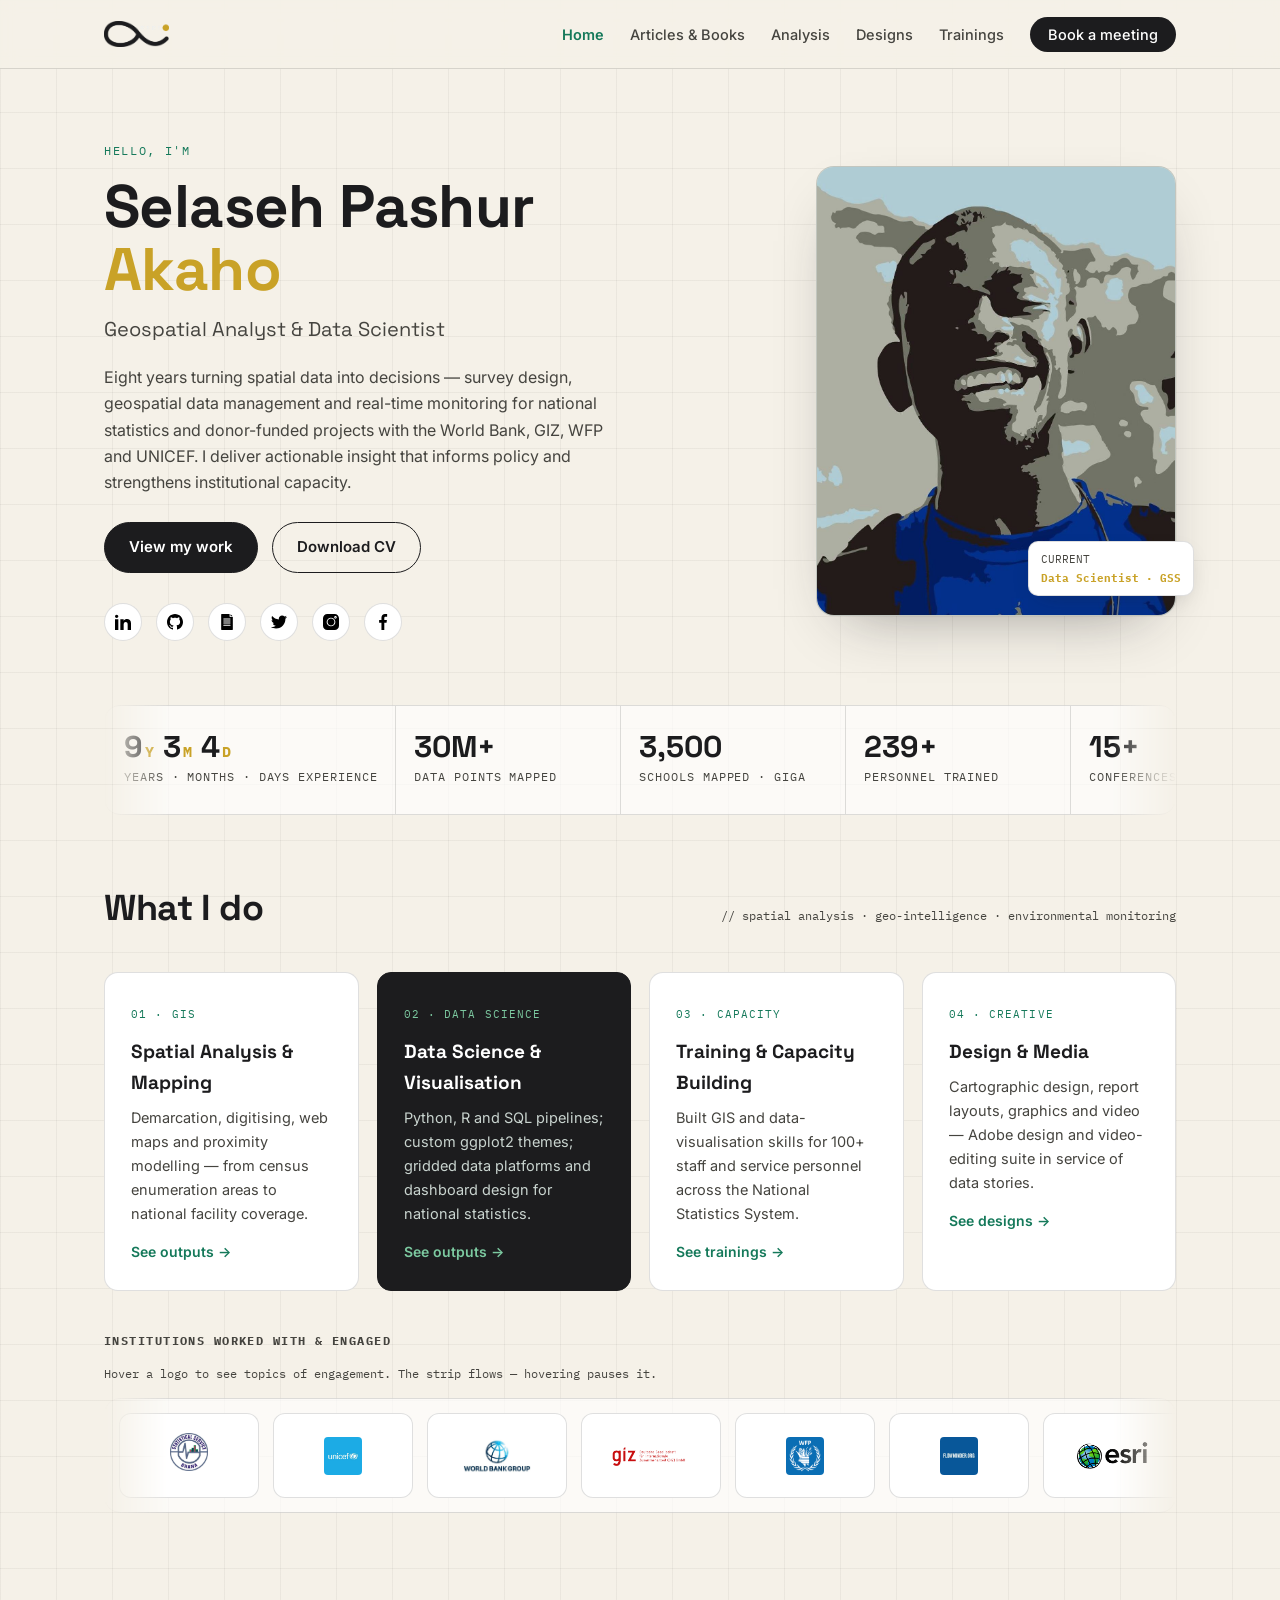
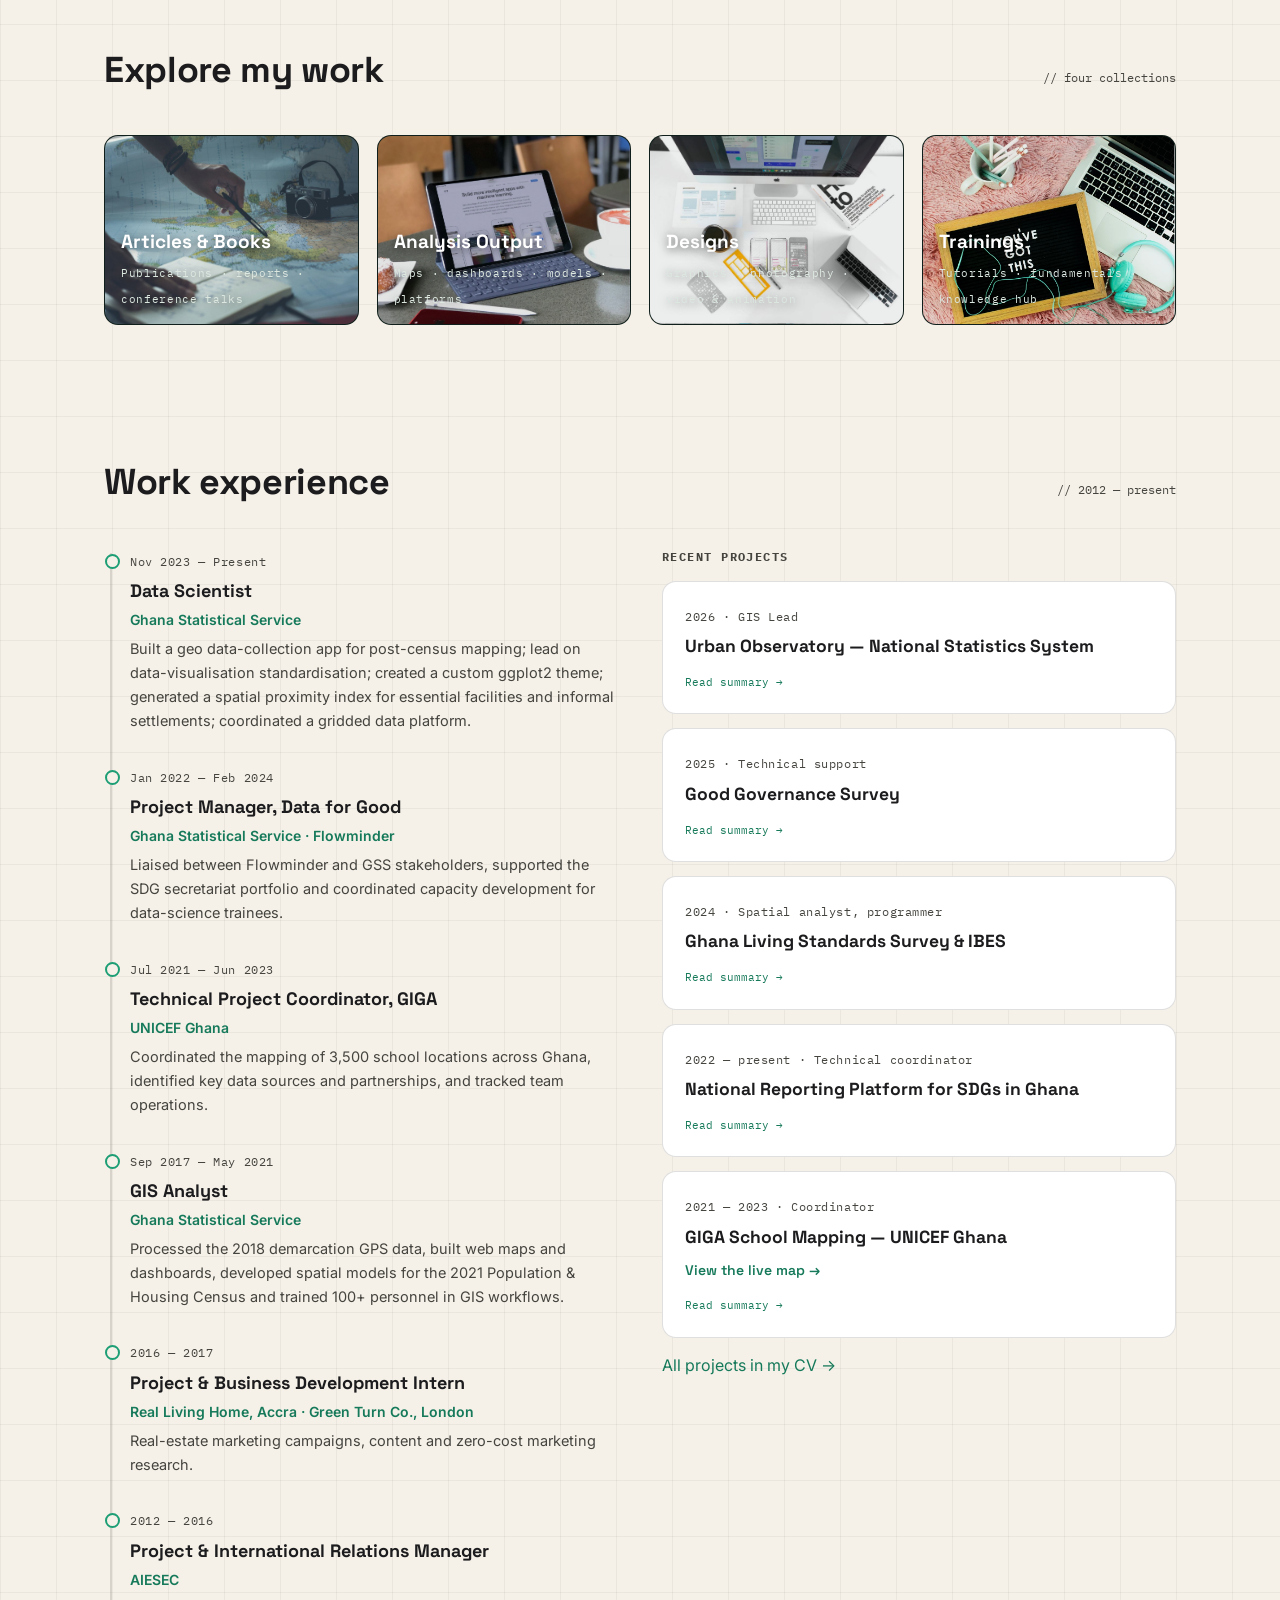
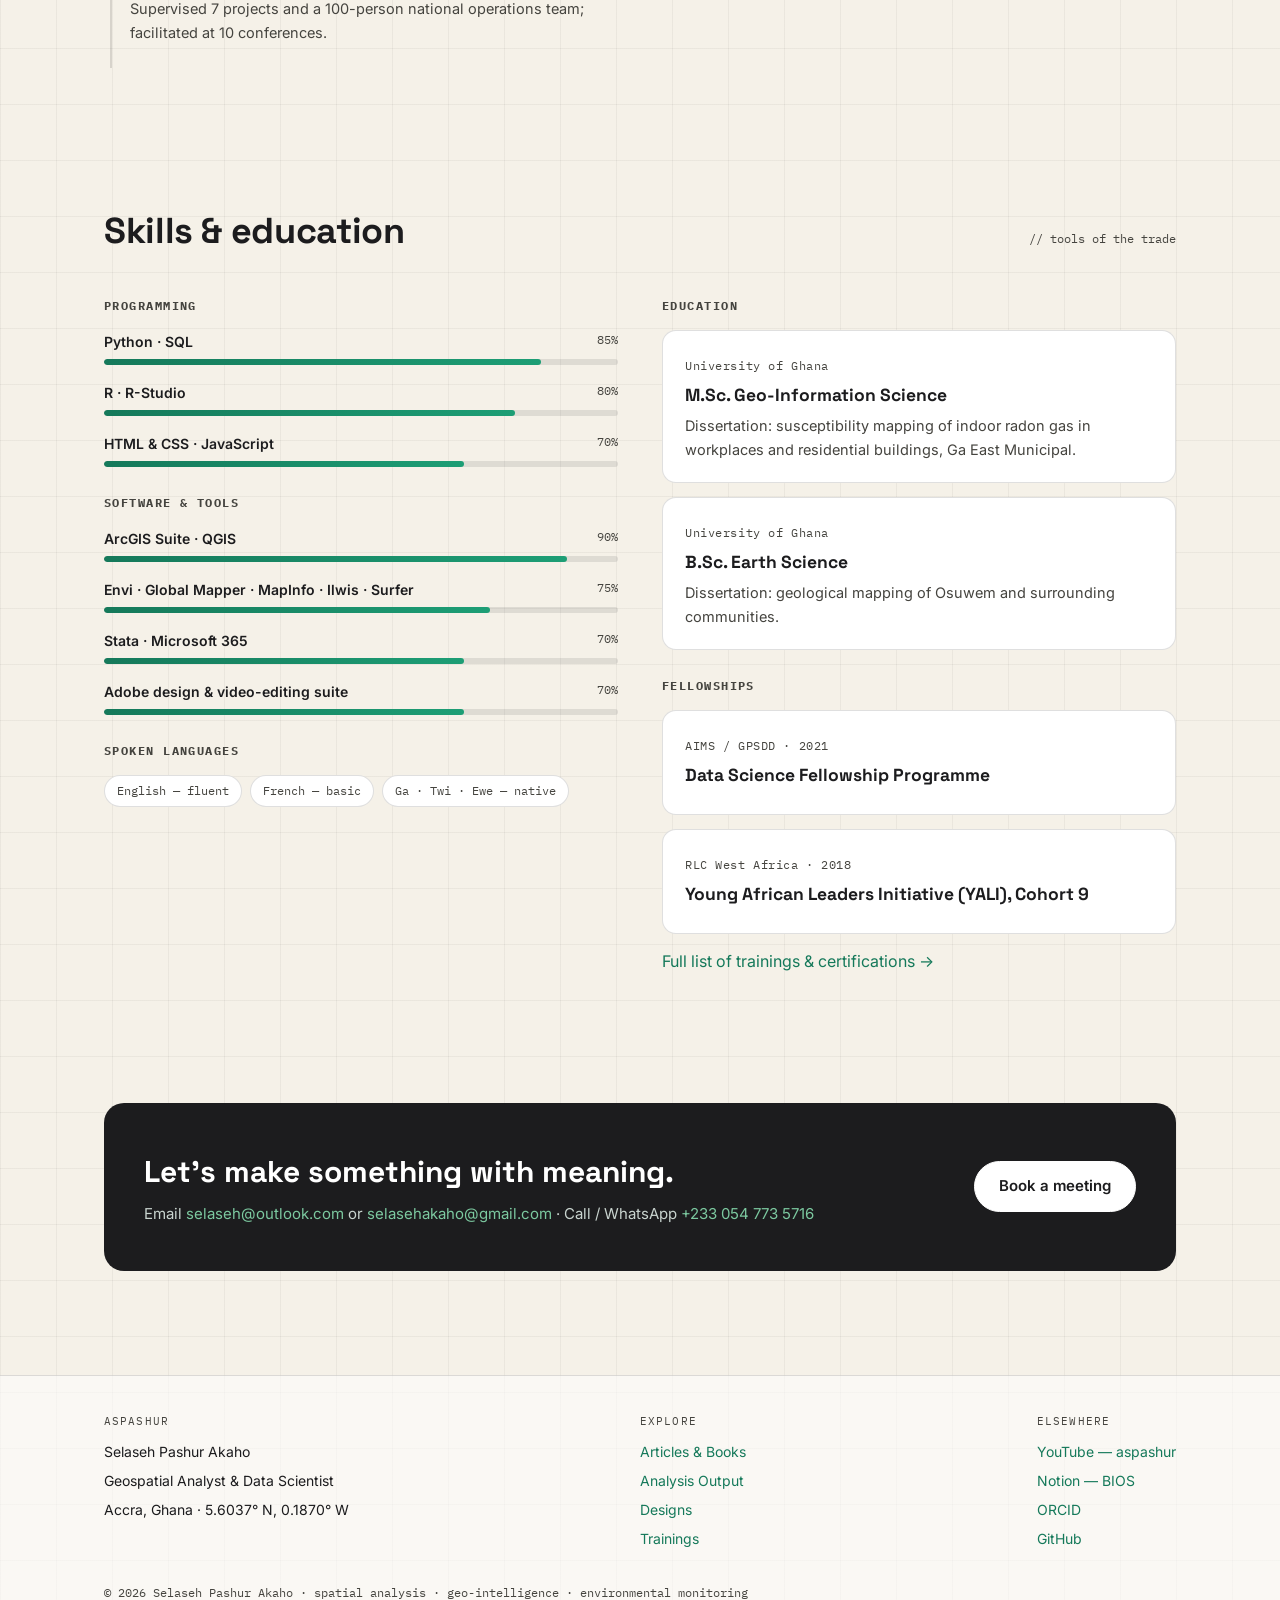
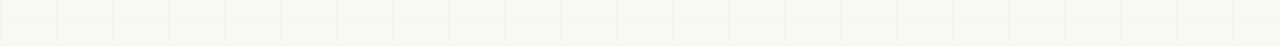
<file: index.html>
<!DOCTYPE html>
<html lang="en">
<head>
<meta charset="utf-8" />
<meta name="viewport" content="width=device-width, initial-scale=1" />
<meta name="description" content="Selaseh Pashur Akaho — Geospatial Analyst & Data Scientist. Spatial analysis, geo-intelligence, environmental monitoring and data-driven development in Ghana." />
<title>aspashur</title>
<link rel="preconnect" href="https://fonts.googleapis.com">
<link href="https://fonts.googleapis.com/css2?family=Space+Grotesk:wght@500;600;700&family=Inter:wght@400;500;600&family=IBM+Plex+Mono:wght@400;500&display=swap" rel="stylesheet">
<link rel="stylesheet" href="css/main.css" />
<link rel="icon" type="image/png" sizes="32x32" href="img/logo/favicon-32.png">
<link rel="icon" type="image/png" sizes="64x64" href="img/logo/favicon-64.png">
<link rel="apple-touch-icon" href="img/logo/aspr_logo.png">
</head>
<body>

<header class="site-header">
  <div class="wrap nav">
    <a class="brand" href="index.html" aria-label="aspashur — home"><img src="img/logo/aspr_logo.png" alt="aspashur" /></a>
    <button class="nav-toggle" aria-expanded="false" aria-controls="nav-links">MENU</button>
    <ul class="nav-links" id="nav-links">
      <li><a href="index.html" class="active">Home</a></li>
      <li><a href="articles.html">Articles &amp; Books</a></li>
      <li><a href="analysis.html">Analysis</a></li>
      <li><a href="designs.html">Designs</a></li>
      <li><a href="trainings.html">Trainings</a></li>
      <li><a class="nav-cta" href="https://calendar.app.google/Ebbmx7T7nW5DmBir8" target="_blank" rel="noopener" data-book>Book a meeting</a></li>
    </ul>
  </div>
</header>

<main>

<!-- HERO -->
<section class="hero">
  <div class="wrap hero-grid">
    <div>
      <p class="eyebrow">Hello, I'm</p>
      <h1>Selaseh Pashur <span class="accent">Akaho</span></h1>
      <p class="role">Geospatial Analyst &amp; Data Scientist</p>
      <p class="lede">Eight years turning spatial data into decisions — survey design, geospatial data management and real-time monitoring for national statistics and donor-funded projects with the World Bank, GIZ, WFP and UNICEF. I deliver actionable insight that informs policy and strengthens institutional capacity.</p>
      <div class="btn-row">
        <a class="btn btn-solid" href="analysis.html">View my work</a>
        <a class="btn btn-ghost" href="https://drive.google.com/file/d/1qN4xdEQX6ruBULTSVBy0ZvPYWo40twbz/view" target="_blank" rel="noopener">Download CV</a>
      </div>
      <div class="social-row">
        <a href="https://www.linkedin.com/in/selaseh/" target="_blank" rel="noopener" aria-label="LinkedIn"><img class="svg" src="img/svg/social/linkedin.svg" alt="LinkedIn" /></a>
        <a href="https://github.com/aspashur" target="_blank" rel="noopener" aria-label="GitHub"><img class="svg" src="img/svg/social/github.svg" alt="GitHub" /></a>
        <a href="https://www.youtube.com/@aspashur" target="_blank" rel="noopener" aria-label="YouTube — aspashur"><img class="svg" src="img/svg/paper.svg" alt="YouTube" /></a>
        <a href="https://twitter.com/aspashur" target="_blank" rel="noopener" aria-label="Twitter"><img class="svg" src="img/svg/social/twitter.svg" alt="Twitter" /></a>
        <a href="https://www.instagram.com/aspashur/" target="_blank" rel="noopener" aria-label="Instagram"><img class="svg" src="img/svg/social/instagram.svg" alt="Instagram" /></a>
        <a href="https://web.facebook.com/aspashur" target="_blank" rel="noopener" aria-label="Facebook"><img class="svg" src="img/svg/social/facebook.svg" alt="Facebook" /></a>
      </div>
    </div>
    <div class="hero-photo">
      <div class="frame"><img src="img/slider/1.jpg" alt="Portrait of Selaseh Pashur Akaho" /></div>
    <!-- <div class="pin pin-tl">BASED IN<br><b>Accra, Ghana</b></div> -->
      <div class="pin pin-br">CURRENT<br><b>Data Scientist · GSS</b></div>
    </div>
  </div>
</section>

<!-- STATS — flows automatically within the content column -->
<div class="stats" aria-label="Career statistics">
  <div class="wrap">
    <div class="stats-viewport">
    <div class="stats-track" id="stats-track">
    <div class="stat"><b data-stat="experience">8+</b><span>Years · months · days experience</span></div>
    <div class="stat"><b>30M+</b><span>Data points mapped</span></div>
    <div class="stat"><b>3,500</b><span>Schools mapped · GIGA</span></div>
    <div class="stat"><b data-stat="trained">100+</b><span>Personnel trained</span></div>
    <div class="stat"><b>15+</b><span>Conferences facilitated &amp; spoken at</span></div>
    <div class="stat"><b>20+</b><span>Projects delivered</span></div>
    <div class="stat"><b data-stat="loc">50,000+</b><span>Lines of code written</span></div>
    </div>
    </div>
  </div>
</div>

<!-- WHAT I DO -->
<section id="services">
  <div class="wrap">
    <div class="sec-head reveal">
      <h2>What I do</h2>
      <span class="ref">// spatial analysis · geo-intelligence · environmental monitoring</span>
    </div>
    <div class="card-grid">
      <div class="card reveal">
        <span class="tag">01 · GIS</span>
        <h3>Spatial Analysis &amp; Mapping</h3>
        <p>Demarcation, digitising, web maps and proximity modelling — from census enumeration areas to national facility coverage.</p>
        <a class="more" href="analysis.html">See outputs →</a>
      </div>
      <div class="card dark reveal">
        <span class="tag">02 · Data science</span>
        <h3>Data Science &amp; Visualisation</h3>
        <p>Python, R and SQL pipelines; custom ggplot2 themes; gridded data platforms and dashboard design for national statistics.</p>
        <a class="more" href="analysis.html">See outputs →</a>
      </div>
      <div class="card reveal">
        <span class="tag">03 · Capacity</span>
        <h3>Training &amp; Capacity Building</h3>
        <p>Built GIS and data-visualisation skills for 100+ staff and service personnel across the National Statistics System.</p>
        <a class="more" href="trainings.html">See trainings →</a>
      </div>
      <div class="card reveal">
        <span class="tag">04 · Creative</span>
        <h3>Design &amp; Media</h3>
        <p>Cartographic design, report layouts, graphics and video — Adobe design and video-editing suite in service of data stories.</p>
        <a class="more" href="designs.html">See designs →</a>
      </div>
    </div>
  <h3 class="mini-h" style="margin-top:40px">Institutions worked with &amp; engaged</h3>
    <p class="inst-note" style="margin:0 0 14px">Hover a logo to see topics of engagement. The strip flows — hovering pauses it.</p>
    <div class="logo-flow reveal">
      <div class="logo-track" data-flow>
        <span class="logo-chip" tabindex="0" data-name="Ghana Statistical Service" data-topics="Data science &amp; visualisation|GIS &amp; census operations|Gridded data platform|Staff capacity building"><img src="img/partners/gss.jpg" alt="Ghana Statistical Service" /><span class="lc-name"></span></span>
        <span class="logo-chip" tabindex="0" data-name="UNICEF" data-topics="GIGA school mapping|3,500 schools geolocated|Project Connect platform"><img src="img/partners/unicef.jpg" alt="UNICEF" /></span>
        <span class="logo-chip" tabindex="0" data-name="World Bank Group" data-topics="Donor-funded survey projects|Data-driven development"><img src="img/partners/world-bank.jpg" alt="World Bank Group" /></span>
        <span class="logo-chip" tabindex="0" data-name="GIZ" data-topics="Donor-funded statistics projects|Institutional capacity"><img src="img/partners/giz.png" alt="GIZ" /></span>
        <span class="logo-chip" tabindex="0" data-name="World Food Programme" data-topics="Food security &amp; vulnerability analysis|Mapping &amp; GIS support"><img src="img/partners/wfp.png" alt="World Food Programme" /></span>
        <span class="logo-chip" tabindex="0" data-name="Flowminder" data-topics="Data for Good project|CDR data science|Trainee capacity development"><img src="img/partners/flowminder.jpg" alt="Flowminder" /></span>
        <span class="logo-chip" tabindex="0" data-name="Esri" data-topics="Census digitisation|Statistical modernisation|Cartography &amp; spatial data science"><img src="img/partners/esri.png" alt="Esri" /></span>
        <span class="logo-chip" tabindex="0" data-name="AIMS Ghana" data-topics="Data Science Fellowship|Mathematical sciences community"><img src="img/partners/aims.jpg" alt="AIMS Ghana" /></span>
        <span class="logo-chip" tabindex="0" data-name="GPSDD" data-topics="Data Science Fellowship|Sustainable development data"><img src="img/partners/gpsdd.png" alt="Global Partnership for Sustainable Development Data" /></span>
        <span class="logo-chip" tabindex="0" data-name="UN Statistics Division" data-topics="SDG data modelling|SDMX standards|National reporting platform"><img src="img/partners/unsd.png" alt="United Nations Statistics Division" /></span>
        <span class="logo-chip" tabindex="0" data-name="Energy Commission, Ghana" data-topics="Energy resource mapping|Clean Stove Project GIS"><img src="img/partners/energy-commission.jpg" alt="Energy Commission Ghana" /><span class="lc-name">Energy Commission</span></span>
        <span class="logo-chip" tabindex="0" data-name="Ghana Armed Forces" data-topics="Operation Peace Trail GIS|Sanitation monitoring mapping"><img src="img/partners/gaf.png" alt="Ghana Armed Forces" /></span>
        <span class="logo-chip" tabindex="0" data-name="Toastmasters International" data-topics="Public Relations Executive|Public speaking &amp; communication"><img src="img/partners/toastmasters.jpg" alt="Toastmasters International" /></span>
        <span class="logo-chip" tabindex="0" data-name="AIESEC" data-topics="Project &amp; international relations|Leadership development|10 conferences facilitated"><img src="img/partners/aiesec.png" alt="AIESEC" /></span>
      </div>
    </div>
  </div>
</section>

<!-- EXPLORE / PORTFOLIO -->
<section id="portfolio">
  <div class="wrap">
    <div class="sec-head reveal">
      <h2>Explore my work</h2>
      <span class="ref">// four collections</span>
    </div>
    <div class="tiles">
      <a class="tile reveal" href="articles.html">
        <img src="img/portfolio/5.jpg" alt="" />
        <div class="label"><b>Articles &amp; Books</b><span>Publications · reports · conference talks</span></div>
      </a>
      <a class="tile reveal" href="analysis.html">
        <img src="img/portfolio/6.jpg" alt="" />
        <div class="label"><b>Analysis Output</b><span>Maps · dashboards · models · platforms</span></div>
      </a>
      <a class="tile reveal" href="designs.html">
        <img src="img/portfolio/4.jpg" alt="" />
        <div class="label"><b>Designs</b><span>Graphics · photography · video &amp; animation</span></div>
      </a>
      <a class="tile reveal" href="trainings.html">
        <img src="img/portfolio/3.jpg" alt="" />
        <div class="label"><b>Trainings</b><span>Tutorials · fundamentals · knowledge hub</span></div>
      </a>
    </div>
  </div>
</section>

<!-- EXPERIENCE -->
<section id="experience">
  <div class="wrap">
    <div class="sec-head reveal">
      <h2>Work experience</h2>
      <span class="ref">// 2012 — present</span>
    </div>
    <div class="split">
      <ul class="timeline">
        <li class="reveal">
          <span class="when">Nov 2023 — Present</span>
          <h3>Data Scientist</h3>
          <p class="org">Ghana Statistical Service</p>
          <p>Built a geo data-collection app for post-census mapping; lead on data-visualisation standardisation; created a custom ggplot2 theme; generated a spatial proximity index for essential facilities and informal settlements; coordinated a gridded data platform.</p>
        </li>
        <li class="reveal">
          <span class="when">Jan 2022 — Feb 2024</span>
          <h3>Project Manager, Data for Good</h3>
          <p class="org">Ghana Statistical Service · Flowminder</p>
          <p>Liaised between Flowminder and GSS stakeholders, supported the SDG secretariat portfolio and coordinated capacity development for data-science trainees.</p>
        </li>
        <li class="reveal">
          <span class="when">Jul 2021 — Jun 2023</span>
          <h3>Technical Project Coordinator, GIGA</h3>
          <p class="org">UNICEF Ghana</p>
          <p>Coordinated the mapping of 3,500 school locations across Ghana, identified key data sources and partnerships, and tracked team operations.</p>
        </li>
        <li class="reveal">
          <span class="when">Sep 2017 — May 2021</span>
          <h3>GIS Analyst</h3>
          <p class="org">Ghana Statistical Service</p>
          <p>Processed the 2018 demarcation GPS data, built web maps and dashboards, developed spatial models for the 2021 Population &amp; Housing Census and trained 100+ personnel in GIS workflows.</p>
        </li>
        <li class="reveal">
          <span class="when">2016 — 2017</span>
          <h3>Project &amp; Business Development Intern</h3>
          <p class="org">Real Living Home, Accra · Green Turn Co., London</p>
          <p>Real-estate marketing campaigns, content and zero-cost marketing research.</p>
        </li>
        <li class="reveal">
          <span class="when">2012 — 2016</span>
          <h3>Project &amp; International Relations Manager</h3>
          <p class="org">AIESEC</p>
          <p>Supervised 7 projects and a 100-person national operations team; facilitated at 10 conferences.</p>
        </li>
      </ul>

      <div>
        <h3 class="mini-h">Recent projects</h3>
        <ul class="panel-list">
          <li class="reveal" data-abstract="urban-obs"><span class="meta">2026 · GIS Lead</span><h3>Urban Observatory — National Statistics System</h3><span class="hint">Read summary →</span></li>
          <li class="reveal" data-abstract="ggs"><span class="meta">2025 · Technical support</span><h3>Good Governance Survey</h3><span class="hint">Read summary →</span></li>
          <li class="reveal" data-abstract="glss"><span class="meta">2024 · Spatial analyst, programmer</span><h3>Ghana Living Standards Survey &amp; IBES</h3><span class="hint">Read summary →</span></li>
          <li class="reveal" data-abstract="sdg-nrp"><span class="meta">2022 — present · Technical coordinator</span><h3>National Reporting Platform for SDGs in Ghana</h3><span class="hint">Read summary →</span></li>
          <li class="reveal" data-abstract="giga-home"><span class="meta">2021 — 2023 · Coordinator</span><h3>GIGA School Mapping — UNICEF Ghana<br><a class="item-link" href="https://projectconnect.unicef.org/map/country/gh" target="_blank" rel="noopener">View the live map →</a></h3><span class="hint">Read summary →</span></li>
        </ul>
        <p style="margin-top:14px"><a href="https://drive.google.com/file/d/1qN4xdEQX6ruBULTSVBy0ZvPYWo40twbz/view" target="_blank" rel="noopener">All projects in my CV →</a></p>
      </div>
    </div>
  </div>
</section>

<!-- SKILLS + EDUCATION -->
<section id="skills">
  <div class="wrap">
    <div class="sec-head reveal">
      <h2>Skills &amp; education</h2>
      <span class="ref">// tools of the trade</span>
    </div>
    <div class="split">
      <div>
        <h3 class="mini-h">Programming</h3>
        <div class="skill" style="--w:85%"><div class="row"><b>Python · SQL</b><span>85%</span></div><div class="track"><div class="fill"></div></div></div>
        <div class="skill" style="--w:80%"><div class="row"><b>R · R-Studio</b><span>80%</span></div><div class="track"><div class="fill"></div></div></div>
        <div class="skill" style="--w:70%"><div class="row"><b>HTML &amp; CSS · JavaScript</b><span>70%</span></div><div class="track"><div class="fill"></div></div></div>

        <h3 class="mini-h">Software &amp; tools</h3>
        <div class="skill" style="--w:90%"><div class="row"><b>ArcGIS Suite · QGIS</b><span>90%</span></div><div class="track"><div class="fill"></div></div></div>
        <div class="skill" style="--w:75%"><div class="row"><b>Envi · Global Mapper · MapInfo · Ilwis · Surfer</b><span>75%</span></div><div class="track"><div class="fill"></div></div></div>
        <div class="skill" style="--w:70%"><div class="row"><b>Stata · Microsoft 365</b><span>70%</span></div><div class="track"><div class="fill"></div></div></div>
        <div class="skill" style="--w:70%"><div class="row"><b>Adobe design &amp; video-editing suite</b><span>70%</span></div><div class="track"><div class="fill"></div></div></div>

        <h3 class="mini-h">Spoken languages</h3>
        <div class="chips"><span>English — fluent</span><span>French — basic</span><span>Ga · Twi · Ewe — native</span></div>
      </div>

      <div>
        <h3 class="mini-h">Education</h3>
        <ul class="panel-list">
          <li class="reveal"><span class="meta">University of Ghana</span><h3>M.Sc. Geo-Information Science</h3><p>Dissertation: susceptibility mapping of indoor radon gas in workplaces and residential buildings, Ga East Municipal.</p></li>
          <li class="reveal"><span class="meta">University of Ghana</span><h3>B.Sc. Earth Science</h3><p>Dissertation: geological mapping of Osuwem and surrounding communities.</p></li>
        </ul>
        <h3 class="mini-h">Fellowships</h3>
        <ul class="panel-list">
          <li class="reveal"><span class="meta">AIMS / GPSDD · 2021</span><h3>Data Science Fellowship Programme</h3></li>
          <li class="reveal"><span class="meta">RLC West Africa · 2018</span><h3>Young African Leaders Initiative (YALI), Cohort 9</h3></li>
        </ul>
        <p style="margin-top:14px"><a href="trainings.html">Full list of trainings &amp; certifications →</a></p>
      </div>
    </div>
  </div>
</section>

<!-- CONTACT -->
<section id="contact">
  <div class="wrap">
    <div class="cta-band reveal">
      <div>
        <h2>Let's make something with meaning.</h2>
        <p>Email <a href="mailto:selaseh@outlook.com" style="color:#7CC9A0">selaseh@outlook.com</a> or <a href="mailto:selasehakaho@gmail.com" style="color:#7CC9A0">selasehakaho@gmail.com</a> · Call / WhatsApp <a href="tel:+233547735716" style="color:#7CC9A0">+233 054 773 5716</a></p>
      </div>
      <a class="btn" href="https://calendar.app.google/Ebbmx7T7nW5DmBir8" target="_blank" rel="noopener" data-book>Book a meeting</a>
    </div>
  </div>
</section>

</main>

<footer class="site-footer">
  <div class="wrap">
    <div class="foot-grid">
      <div class="col">
        <span>aspashur</span>
        <ul>
          <li>Selaseh Pashur Akaho</li>
          <li>Geospatial Analyst &amp; Data Scientist</li>
          <li>Accra, Ghana · 5.6037° N, 0.1870° W</li>
        </ul>
      </div>
      <div class="col">
        <span>Explore</span>
        <ul>
          <li><a href="articles.html">Articles &amp; Books</a></li>
          <li><a href="analysis.html">Analysis Output</a></li>
          <li><a href="designs.html">Designs</a></li>
          <li><a href="trainings.html">Trainings</a></li>
        </ul>
      </div>
      <div class="col">
        <span>Elsewhere</span>
        <ul>
          <li><a href="https://www.youtube.com/@aspashur" target="_blank" rel="noopener">YouTube — aspashur</a></li>
          <li><a href="https://www.notion.so/BIOS-759b0dcdb15848108fed0b46af9a2588" target="_blank" rel="noopener">Notion — BIOS</a></li>
          <li><a href="https://orcid.org/0009-0001-4456-5172" target="_blank" rel="noopener">ORCID</a></li>
          <li><a href="https://github.com/aspashur" target="_blank" rel="noopener">GitHub</a></li>
        </ul>
      </div>
    </div>
    <p class="copyright">© 2026 Selaseh Pashur Akaho · spatial analysis · geo-intelligence · environmental monitoring</p>
  </div>
</footer>

<div class="modal" id="site-modal" role="dialog" aria-modal="true" aria-labelledby="modal-title">
  <div class="modal-backdrop"></div>
  <div class="modal-panel">
    <div class="modal-head">
      <div><span class="m-eyebrow"></span><h3 class="modal-title" id="modal-title"></h3></div>
      <button class="modal-close" aria-label="Close">✕</button>
    </div>
    <div class="modal-body"></div>
  </div>
</div>

<script>
/* Project summaries — popup bodies scroll, extend freely. */
window.PAGE_ABSTRACTS = {
  "urban-obs": {
    eyebrow: "Project · 2026 · GIS Lead",
    title: "Urban Observatory — National Statistics System",
    html: '<p>Ghana\'s Urban Observatory brings census, survey and geospatial layers together into a single evidence base for how the country\'s cities are growing. As GIS Lead for the National Statistics System, I direct the spatial architecture: gridded population layers, settlement classification, facility coverage and the pipelines that keep them current.</p>' +
      '<p>The observatory builds directly on the facility proximity index and the slums &amp; informal settlements analysis, extending them into an operational monitoring tool for urban policy.</p>'
  },
  "ggs": {
    eyebrow: "Project · 2025 · Technical support",
    title: "Good Governance Survey",
    html: '<p>A national survey measuring citizens\' experience of governance, access to services and trust in institutions. I provided technical support on the spatial side: sample frames drawn from census enumeration areas, field navigation mapping and geo-validation of collected data.</p>'
  },
  "glss": {
    eyebrow: "Project · 2024 · Spatial analyst &amp; programmer",
    title: "Ghana Living Standards Survey & Integrated Business Survey",
    html: '<p>Two flagship national surveys in one field season. For the Ghana Living Standards Survey and the Integrated Business Establishment Survey I worked as spatial analyst and programmer — building listing and sampling geographies, programming spatial checks into data collection, and processing location data for analysis.</p>'
  },
  "sdg-nrp": {
    eyebrow: "Project · 2022 — present · Technical coordinator",
    title: "National Reporting Platform for SDGs in Ghana",
    html: '<p>Ghana\'s official channel for reporting SDG progress. I coordinate the platform technically — aligning indicator data, metadata and SDMX standards so national figures flow cleanly into global monitoring — and presented the approach at the 2026 Global Data Festival in Kenya.</p>'
  },
  "giga-home": {
    eyebrow: "Project · 2021 — 2023 · UNICEF Ghana",
    title: "GIGA School Mapping",
    html: '<p>GIGA is the UNICEF–ITU initiative to connect every school to the internet — and connecting starts with knowing where schools are. I coordinated the mapping of 3,500 school locations across Ghana: field capture, satellite verification, validation and integration into the global Project Connect platform.</p>' +
      '<p class="m-links"><a href="https://projectconnect.unicef.org/map/country/gh" target="_blank" rel="noopener">Open the live map →</a></p>'
  }
};
</script>
<script src="js/main.js"></script>
</body>
</html>
</file>
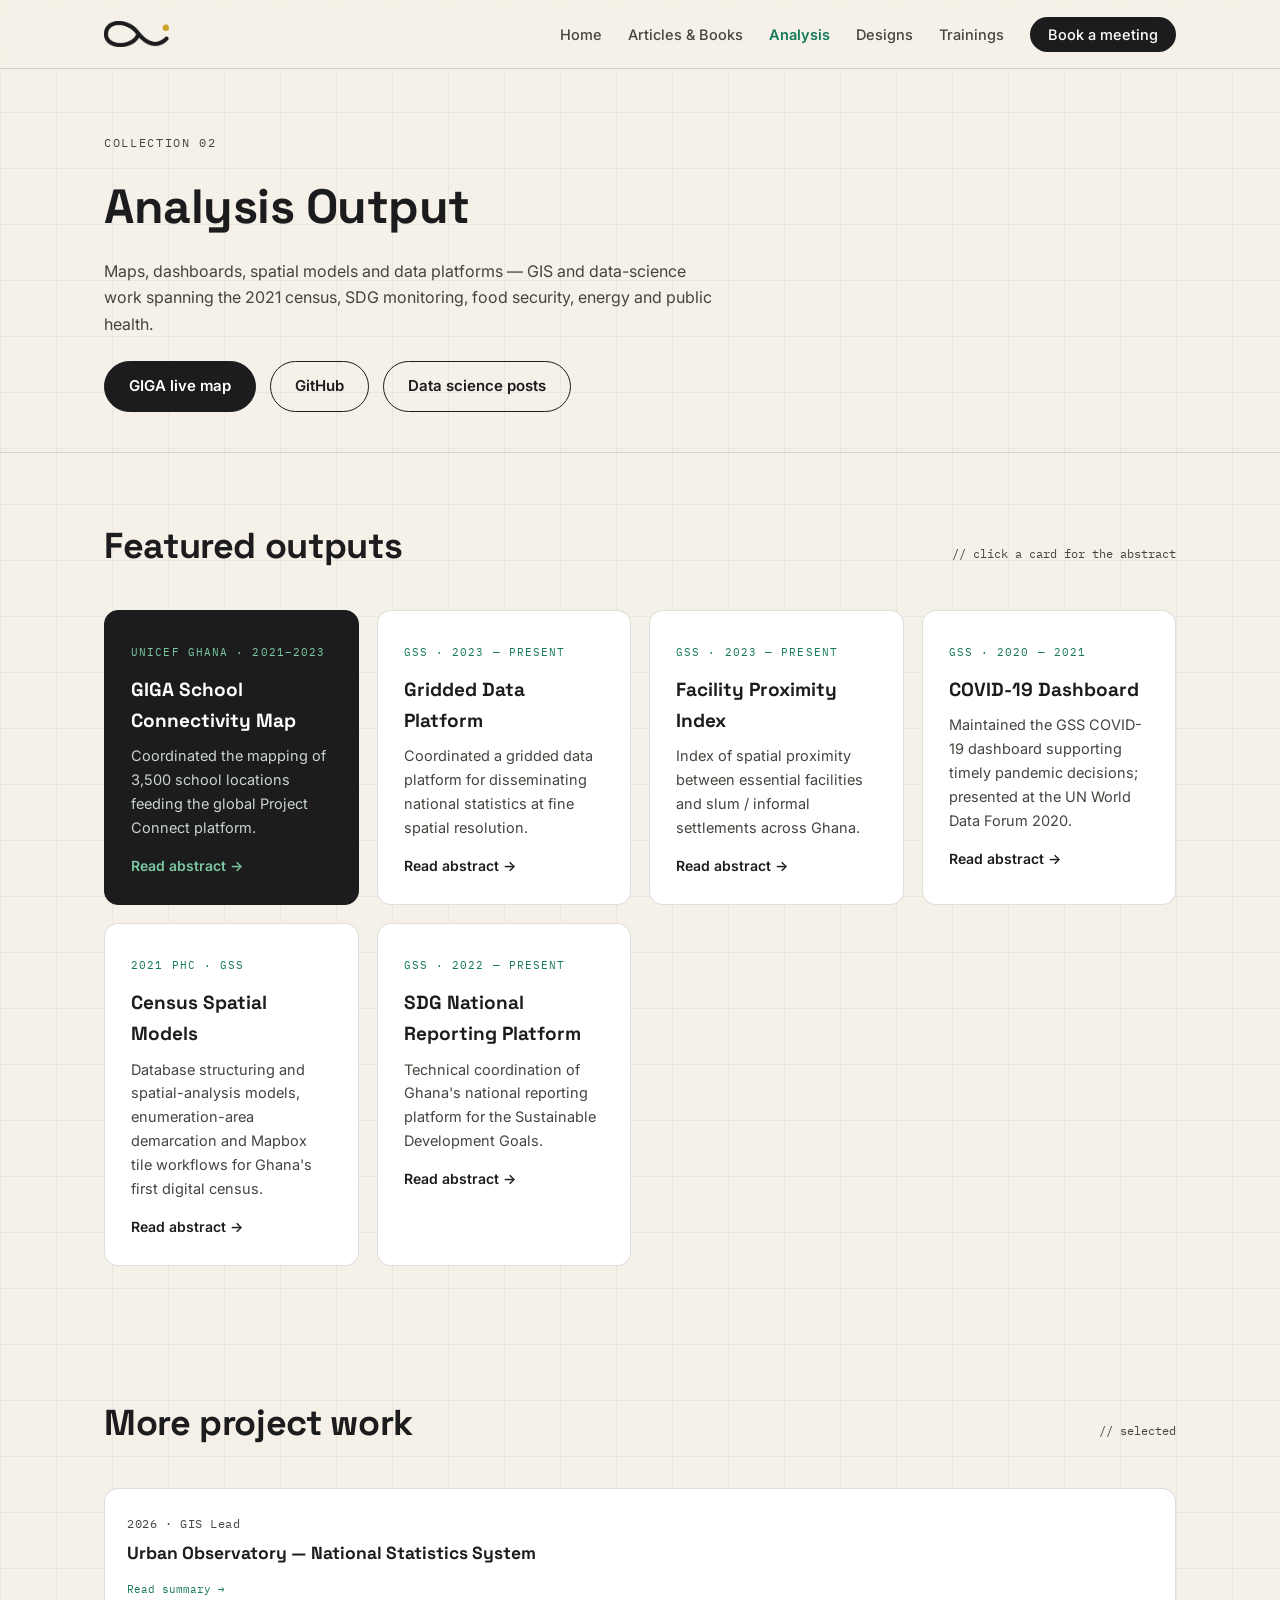
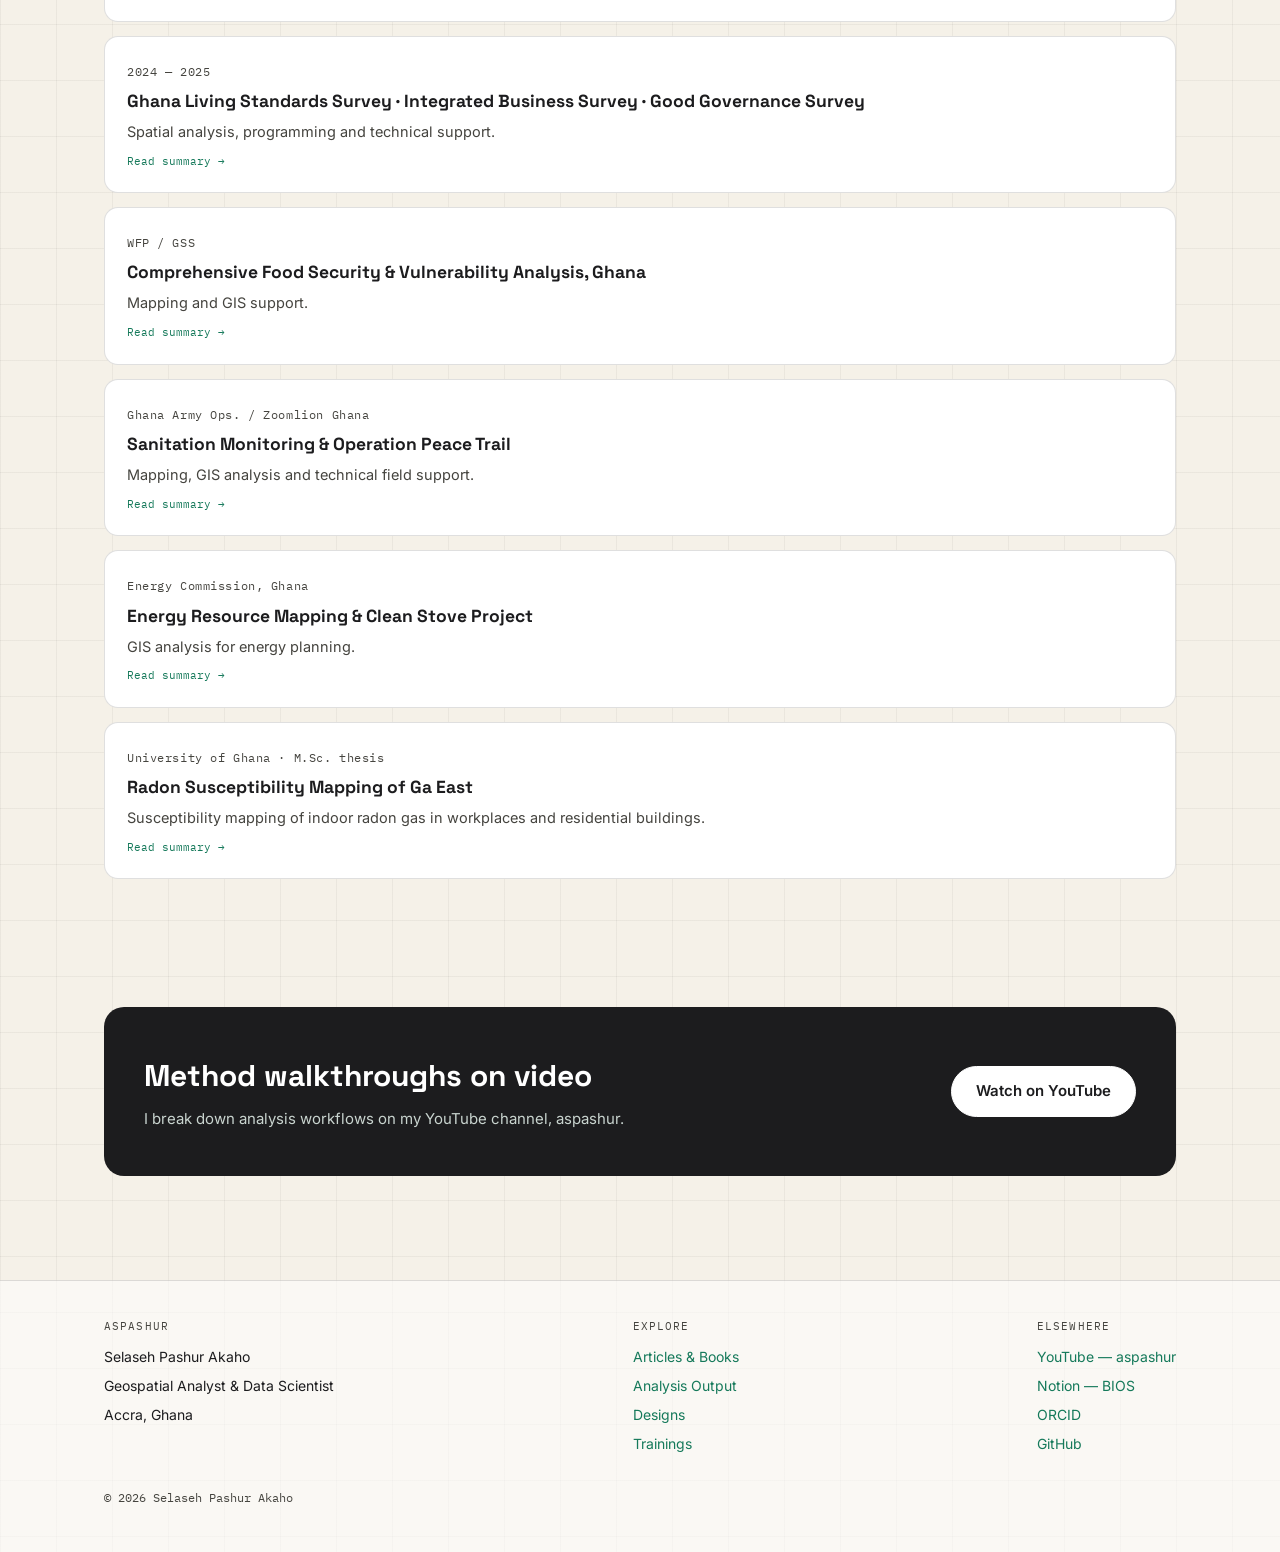
<file: analysis.html>
<!DOCTYPE html>
<html lang="en">
<head>
<meta charset="utf-8" />
<meta name="viewport" content="width=device-width, initial-scale=1" />
<meta name="description" content="Analysis outputs by Selaseh Pashur Akaho — maps, dashboards, spatial models and data platforms." />
<title>aspashur</title>
<link rel="preconnect" href="https://fonts.googleapis.com">
<link href="https://fonts.googleapis.com/css2?family=Space+Grotesk:wght@500;600;700&family=Inter:wght@400;500;600&family=IBM+Plex+Mono:wght@400;500&display=swap" rel="stylesheet">
<link rel="stylesheet" href="css/main.css" />
<link rel="icon" type="image/png" sizes="32x32" href="img/logo/favicon-32.png">
<link rel="icon" type="image/png" sizes="64x64" href="img/logo/favicon-64.png">
<link rel="apple-touch-icon" href="img/logo/aspr_logo.png">
</head>
<body>

<header class="site-header">
  <div class="wrap nav">
    <a class="brand" href="index.html" aria-label="aspashur — home"><img src="img/logo/aspr_logo.png" alt="aspashur" /></a>
    <button class="nav-toggle" aria-expanded="false" aria-controls="nav-links">MENU</button>
    <ul class="nav-links" id="nav-links">
      <li><a href="index.html">Home</a></li>
      <li><a href="articles.html">Articles &amp; Books</a></li>
      <li><a href="analysis.html" class="active">Analysis</a></li>
      <li><a href="designs.html">Designs</a></li>
      <li><a href="trainings.html">Trainings</a></li>
      <li><a class="nav-cta" href="https://calendar.app.google/Ebbmx7T7nW5DmBir8" target="_blank" rel="noopener" data-book>Book a meeting</a></li>
    </ul>
  </div>
</header>

<main>

<section class="page-hero">
  <div class="wrap">
    <p class="eyebrow">Collection 02</p>
    <h1>Analysis Output</h1>
    <p>Maps, dashboards, spatial models and data platforms — GIS and data-science work spanning the 2021 census, SDG monitoring, food security, energy and public health.</p>
    <div class="btn-row">
      <a class="btn btn-solid" href="https://projectconnect.unicef.org/map/country/gh" target="_blank" rel="noopener">GIGA live map</a>
      <a class="btn btn-ghost" href="https://github.com/aspashur" target="_blank" rel="noopener">GitHub</a>
      <a class="btn btn-ghost" href="https://app.notion.com/p/Data-Science-b16cf91c11f24e77a49f603772aa4df1?source=copy_link" target="_blank" rel="noopener">Data science posts</a>
    </div>
  </div>
</section>

<section>
  <div class="wrap">
    <div class="sec-head reveal"><h2>Featured outputs</h2><span class="ref">// click a card for the abstract</span></div>
    <div class="card-grid">
      <div class="card dark reveal" data-abstract="giga">
        <span class="tag">UNICEF Ghana · 2021–2023</span>
        <h3>GIGA School Connectivity Map</h3>
        <p>Coordinated the mapping of 3,500 school locations feeding the global Project Connect platform.</p>
        <span class="more">Read abstract →</span>
      </div>
      <div class="card reveal" data-abstract="grid">
        <span class="tag">GSS · 2023 — present</span>
        <h3>Gridded Data Platform</h3>
        <p>Coordinated a gridded data platform for disseminating national statistics at fine spatial resolution.</p>
        <span class="more">Read abstract →</span>
      </div>
      <div class="card reveal" data-abstract="proximity">
        <span class="tag">GSS · 2023 — present</span>
        <h3>Facility Proximity Index</h3>
        <p>Index of spatial proximity between essential facilities and slum / informal settlements across Ghana.</p>
        <span class="more">Read abstract →</span>
      </div>
      <div class="card reveal" data-abstract="covid">
        <span class="tag">GSS · 2020 — 2021</span>
        <h3>COVID-19 Dashboard</h3>
        <p>Maintained the GSS COVID-19 dashboard supporting timely pandemic decisions; presented at the UN World Data Forum 2020.</p>
        <span class="more">Read abstract →</span>
      </div>
      <div class="card reveal" data-abstract="census">
        <span class="tag">2021 PHC · GSS</span>
        <h3>Census Spatial Models</h3>
        <p>Database structuring and spatial-analysis models, enumeration-area demarcation and Mapbox tile workflows for Ghana's first digital census.</p>
        <span class="more">Read abstract →</span>
      </div>
      <div class="card reveal" data-abstract="sdg">
        <span class="tag">GSS · 2022 — present</span>
        <h3>SDG National Reporting Platform</h3>
        <p>Technical coordination of Ghana's national reporting platform for the Sustainable Development Goals.</p>
        <span class="more">Read abstract →</span>
      </div>
    </div>
  </div>
</section>

<section>
  <div class="wrap">
    <div class="sec-head reveal"><h2>More project work</h2><span class="ref">// selected</span></div>
    <ul class="panel-list">
      <li class="reveal" data-abstract="urban-obs"><span class="meta">2026 · GIS Lead</span><h3>Urban Observatory — National Statistics System</h3><span class="hint">Read summary →</span></li>
      <li class="reveal" data-abstract="surveys"><span class="meta">2024 — 2025</span><h3>Ghana Living Standards Survey · Integrated Business Survey · Good Governance Survey</h3><p>Spatial analysis, programming and technical support.</p><span class="hint">Read summary →</span></li>
      <li class="reveal" data-abstract="cfsva"><span class="meta">WFP / GSS</span><h3>Comprehensive Food Security &amp; Vulnerability Analysis, Ghana</h3><p>Mapping and GIS support.</p><span class="hint">Read summary →</span></li>
      <li class="reveal" data-abstract="army"><span class="meta">Ghana Army Ops. / Zoomlion Ghana</span><h3>Sanitation Monitoring &amp; Operation Peace Trail</h3><p>Mapping, GIS analysis and technical field support.</p><span class="hint">Read summary →</span></li>
      <li class="reveal" data-abstract="energy"><span class="meta">Energy Commission, Ghana</span><h3>Energy Resource Mapping &amp; Clean Stove Project</h3><p>GIS analysis for energy planning.</p><span class="hint">Read summary →</span></li>
      <li class="reveal" data-abstract="radon"><span class="meta">University of Ghana · M.Sc. thesis</span><h3>Radon Susceptibility Mapping of Ga East</h3><p>Susceptibility mapping of indoor radon gas in workplaces and residential buildings.</p><span class="hint">Read summary →</span></li>
    </ul>
  </div>
</section>

<section>
  <div class="wrap">
    <div class="cta-band reveal">
      <div>
        <h2>Method walkthroughs on video</h2>
        <p>I break down analysis workflows on my YouTube channel, aspashur.</p>
      </div>
      <a class="btn" href="https://www.youtube.com/@aspashur" target="_blank" rel="noopener">Watch on YouTube</a>
    </div>
  </div>
</section>

</main>

<footer class="site-footer">
  <div class="wrap">
    <div class="foot-grid">
      <div class="col"><span>aspashur</span><ul><li>Selaseh Pashur Akaho</li><li>Geospatial Analyst &amp; Data Scientist</li><li>Accra, Ghana</li></ul></div>
      <div class="col"><span>Explore</span><ul><li><a href="articles.html">Articles &amp; Books</a></li><li><a href="analysis.html">Analysis Output</a></li><li><a href="designs.html">Designs</a></li><li><a href="trainings.html">Trainings</a></li></ul></div>
      <div class="col"><span>Elsewhere</span><ul><li><a href="https://www.youtube.com/@aspashur" target="_blank" rel="noopener">YouTube — aspashur</a></li><li><a href="https://www.notion.so/BIOS-759b0dcdb15848108fed0b46af9a2588" target="_blank" rel="noopener">Notion — BIOS</a></li><li><a href="https://orcid.org/0009-0001-4456-5172" target="_blank" rel="noopener">ORCID</a></li><li><a href="https://github.com/aspashur" target="_blank" rel="noopener">GitHub</a></li></ul></div>
    </div>
    <p class="copyright">© 2026 Selaseh Pashur Akaho</p>
  </div>
</footer>

<div class="modal" id="site-modal" role="dialog" aria-modal="true" aria-labelledby="modal-title">
  <div class="modal-backdrop"></div>
  <div class="modal-panel">
    <div class="modal-head">
      <div><span class="m-eyebrow"></span><h3 class="modal-title" id="modal-title"></h3></div>
      <button class="modal-close" aria-label="Close">✕</button>
    </div>
    <div class="modal-body"></div>
  </div>
</div>

<script>
/* Abstracts for featured outputs.
   Extend any entry's html with more paragraphs — the popup body scrolls,
   so write-ups can be as long as you need. */
window.ANALYSIS_ABSTRACTS = {
  giga: {
    eyebrow: "UNICEF Ghana · GIGA · 2021–2023",
    title: "GIGA School Connectivity Map",
    html:
      '<span class="m-meta">Role: Technical Project Coordinator</span>' +
      '<h4>Abstract</h4>' +
      '<p>GIGA is a UNICEF–ITU initiative to connect every school in the world to the internet. In Ghana, the first requirement was knowing where every school actually is. As Technical Project Coordinator, I led the mapping of 3,500 school locations nationwide, coordinating field data collection, validation and integration into the global Project Connect platform.</p>' +
      '<h4>Approach</h4>' +
      '<p>The work combined administrative registers, GPS field capture and satellite-imagery verification. I identified key data sources and partnerships for implementation and delivery, tracked team operations, and established quality-assurance routines that reconciled conflicting location records before publication.</p>' +
      '<h4>Outcome</h4>' +
      '<p>Ghana\'s schools are now visible on the live Project Connect map, giving government and partners a shared evidence base for connectivity investment.</p>' +
      '<p class="m-links"><a href="https://projectconnect.unicef.org/map/country/gh" target="_blank" rel="noopener">Open the live map →</a></p>'
  },
  grid: {
    eyebrow: "Ghana Statistical Service · 2023 — present",
    title: "Gridded Data Platform",
    html:
      '<span class="m-meta">Role: Data Scientist · Coordinator</span>' +
      '<h4>Abstract</h4>' +
      '<p>Administrative boundaries change; grids don\'t. I coordinated the creation of a gridded data platform for the Ghana Statistical Service that disseminates national statistics on a regular spatial grid, letting users combine census, survey and geospatial layers at fine resolution without boundary-mismatch problems.</p>' +
      '<h4>Approach</h4>' +
      '<p>The platform builds on post-census mapping outputs and a geo data-collection application I developed for field updates. Population and facility data are disaggregated to grid cells, validated against enumeration-area totals, and packaged for dissemination alongside metadata and visual standards.</p>' +
      '<h4>Outcome</h4>' +
      '<p>A reusable dissemination channel for small-area statistics that supports urban planning, service-delivery targeting and SDG monitoring.</p>'
  },
  proximity: {
    eyebrow: "Ghana Statistical Service · 2023 — present",
    title: "Facility Proximity Index",
    html:
      '<span class="m-meta">Role: Spatial Analyst</span>' +
      '<h4>Abstract</h4>' +
      '<p>How far do residents of slums and informal settlements live from the services they need? I generated an index of spatial proximity between essential facilities — health, education, water, markets — and residential structures across Ghana, with particular attention to informal settlements.</p>' +
      '<h4>Approach</h4>' +
      '<p>Using census building footprints, facility registers and network analysis, distances were computed per structure and aggregated to comparable indices. Results fed two GSS publications: <em>Proximity of Residential Structures to Essential Service Facilities</em> and <em>Slums and Informal Settlements in Ghana</em>, where I served as spatial analyst and data-visualisation lead.</p>' +
      '<h4>Outcome</h4>' +
      '<p>Evidence now used in dialogues on inclusive urban statistics, including the 2026 ONU-Habitat webinar on producing data on slums and informal settlements.</p>'
  },
  covid: {
    eyebrow: "Ghana Statistical Service · 2020 — 2021",
    title: "COVID-19 Dashboard",
    html:
      '<span class="m-meta">Role: GIS &amp; Technical Support</span>' +
      '<h4>Abstract</h4>' +
      '<p>During the pandemic, decision-makers needed current, spatial answers: where cases were, where vulnerable populations lived, and how restrictions were playing out. I maintained the Ghana Statistical Service COVID-19 dashboard, keeping data pipelines, maps and indicators live throughout the response.</p>' +
      '<h4>Approach</h4>' +
      '<p>The dashboard integrated health surveillance data with census-derived population layers, updated on rapid cycles with quality checks under crisis conditions.</p>' +
      '<h4>Outcome</h4>' +
      '<p>The work was presented at the 2020 United Nations World Data Forum as <em>"COVID-19 data hubs for timely decision-making amidst the pandemic."</em></p>'
  },
  census: {
    eyebrow: "2021 Population &amp; Housing Census · GSS",
    title: "Census Spatial Models",
    html:
      '<span class="m-meta">Role: GIS Analyst &amp; Coordinator</span>' +
      '<h4>Abstract</h4>' +
      '<p>Ghana\'s 2021 PHC was the country\'s first fully digital census, and its spatial backbone had to be built from scratch. I developed models for database structuring and spatial analysis, processed and cleaned the 2018 demarcation GPS data, and supported enumeration-area demarcation nationwide.</p>' +
      '<h4>Approach</h4>' +
      '<p>Work spanned web maps for navigation and data collection, Mapbox tile configuration for interactive field maps, operations-tracking dashboards, and troubleshooting of GIS data and workflows during enumeration. I also trained and managed the capacity of over 100 personnel in digitising, editing, projections and coverage analysis.</p>' +
      '<h4>Outcome</h4>' +
      '<p>A complete, quality-assured spatial frame for the census — and the visual design of the General Reports (volumes 3A–N) that published its results.</p>'
  },
  sdg: {
    eyebrow: "Ghana Statistical Service · 2022 — present",
    title: "SDG National Reporting Platform",
    html:
      '<span class="m-meta">Role: Technical Coordinator</span>' +
      '<h4>Abstract</h4>' +
      '<p>Ghana reports progress on the Sustainable Development Goals through a national reporting platform that I coordinate technically — aligning indicator data, metadata and SDMX standards so that national figures flow cleanly into global monitoring.</p>' +
      '<h4>Approach</h4>' +
      '<p>The role connects the SDG secretariat portfolio, data producers across the National Statistics System, and international standards work (including UNSD-GSS training on SDG data modelling and SDMX). Related earth-observation work includes co-authoring a study applying the EVDT systems-engineering framework and satellite data to map SDG15 indicators in Ghana.</p>' +
      '<h4>Outcome</h4>' +
      '<p>Presented at the 2026 Global Data Festival in Kenya: <em>Minimising Reporting Burden While Maximising Inclusivity for the SDGs</em>.</p>'
  }
  ,
  "urban-obs": {
    eyebrow: "Project · 2026 · GIS Lead",
    title: "Urban Observatory — National Statistics System",
    html: '<p>A national evidence base for how Ghana\'s cities are growing. As GIS Lead I direct the spatial architecture: gridded population layers, settlement classification, facility coverage and the pipelines that keep them current — extending the proximity index and informal-settlements work into an operational monitoring tool for urban policy.</p>'
  },
  "surveys": {
    eyebrow: "Projects · 2024 — 2025",
    title: "GLSS · IBES · Good Governance Survey",
    html: '<p>Three national surveys where I served as spatial analyst, programmer and technical support: sample frames from census enumeration areas, programmed spatial checks in data collection, field navigation mapping and geo-validation of results.</p>'
  },
  "cfsva": {
    eyebrow: "WFP / Ghana Statistical Service",
    title: "Comprehensive Food Security & Vulnerability Analysis",
    html: '<p>Mapping and GIS support for Ghana\'s CFSVA — the joint WFP–GSS assessment of who is food-insecure, where and why. Spatial layers connected household survey results to markets, roads and agro-ecological zones for targeting decisions.</p>'
  },
  "army": {
    eyebrow: "Ghana Army Operations / Zoomlion Ghana",
    title: "Sanitation Monitoring & Operation Peace Trail",
    html: '<p>Operational GIS under field conditions: mapping and monitoring support for national sanitation operations with Zoomlion, and GIS/technical support for the Army\'s Operation Peace Trail — route planning, situational mapping and rapid data turnaround.</p>'
  },
  "energy": {
    eyebrow: "Energy Commission, Ghana",
    title: "Energy Resource Mapping & Clean Stove Project",
    html: '<p>GIS analysis for national energy planning: mapping energy resources across Ghana and spatial targeting for the Clean Stove Project\'s household outreach.</p>'
  },
  "radon": {
    eyebrow: "University of Ghana · M.Sc. dissertation",
    title: "Radon Susceptibility Mapping of Ga East",
    html: '<p>My M.Sc. research: susceptibility mapping of indoor radon gas in workplaces and residential buildings of the Ga East Municipal, combining geological, structural and land-use factors into a spatial risk model — supervised by Dr. Alex Barimah Owusu.</p>'
  }
};
</script>
<script src="js/main.js"></script>
</body>
</html>
</file>
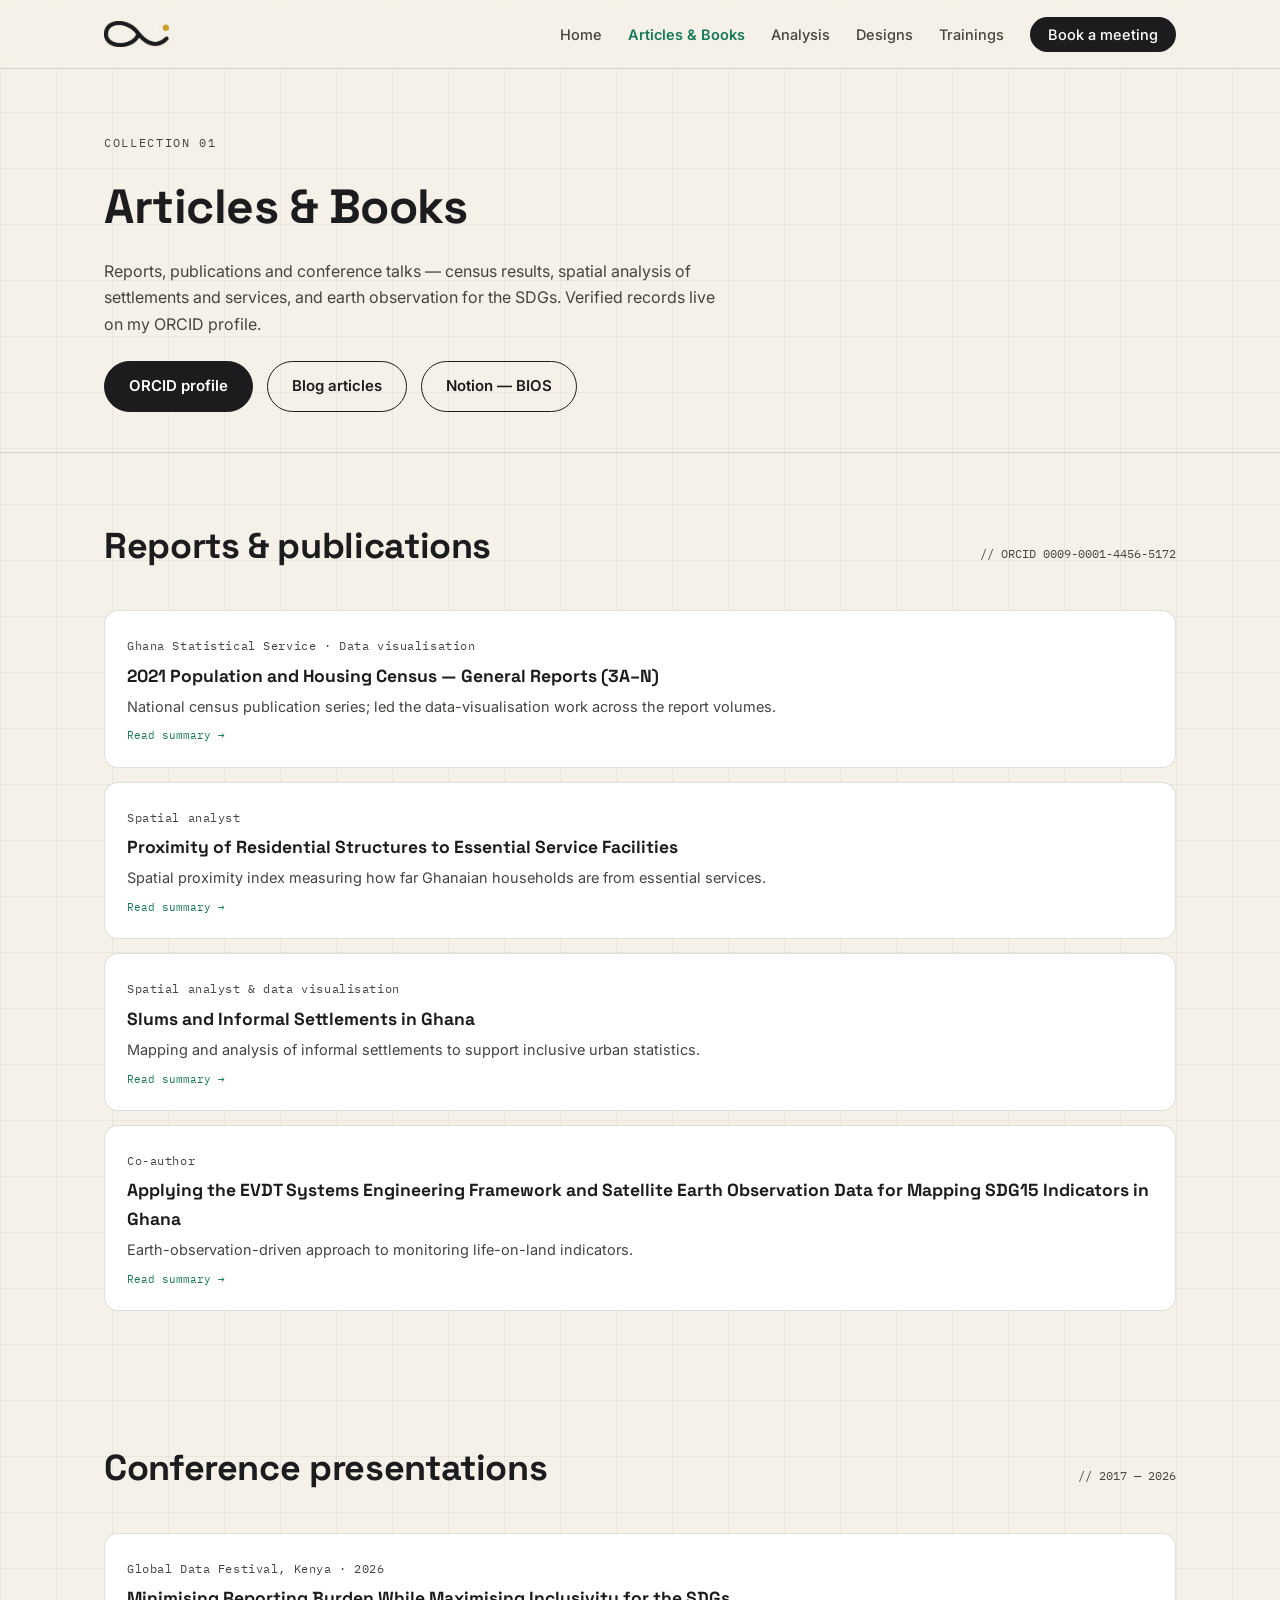
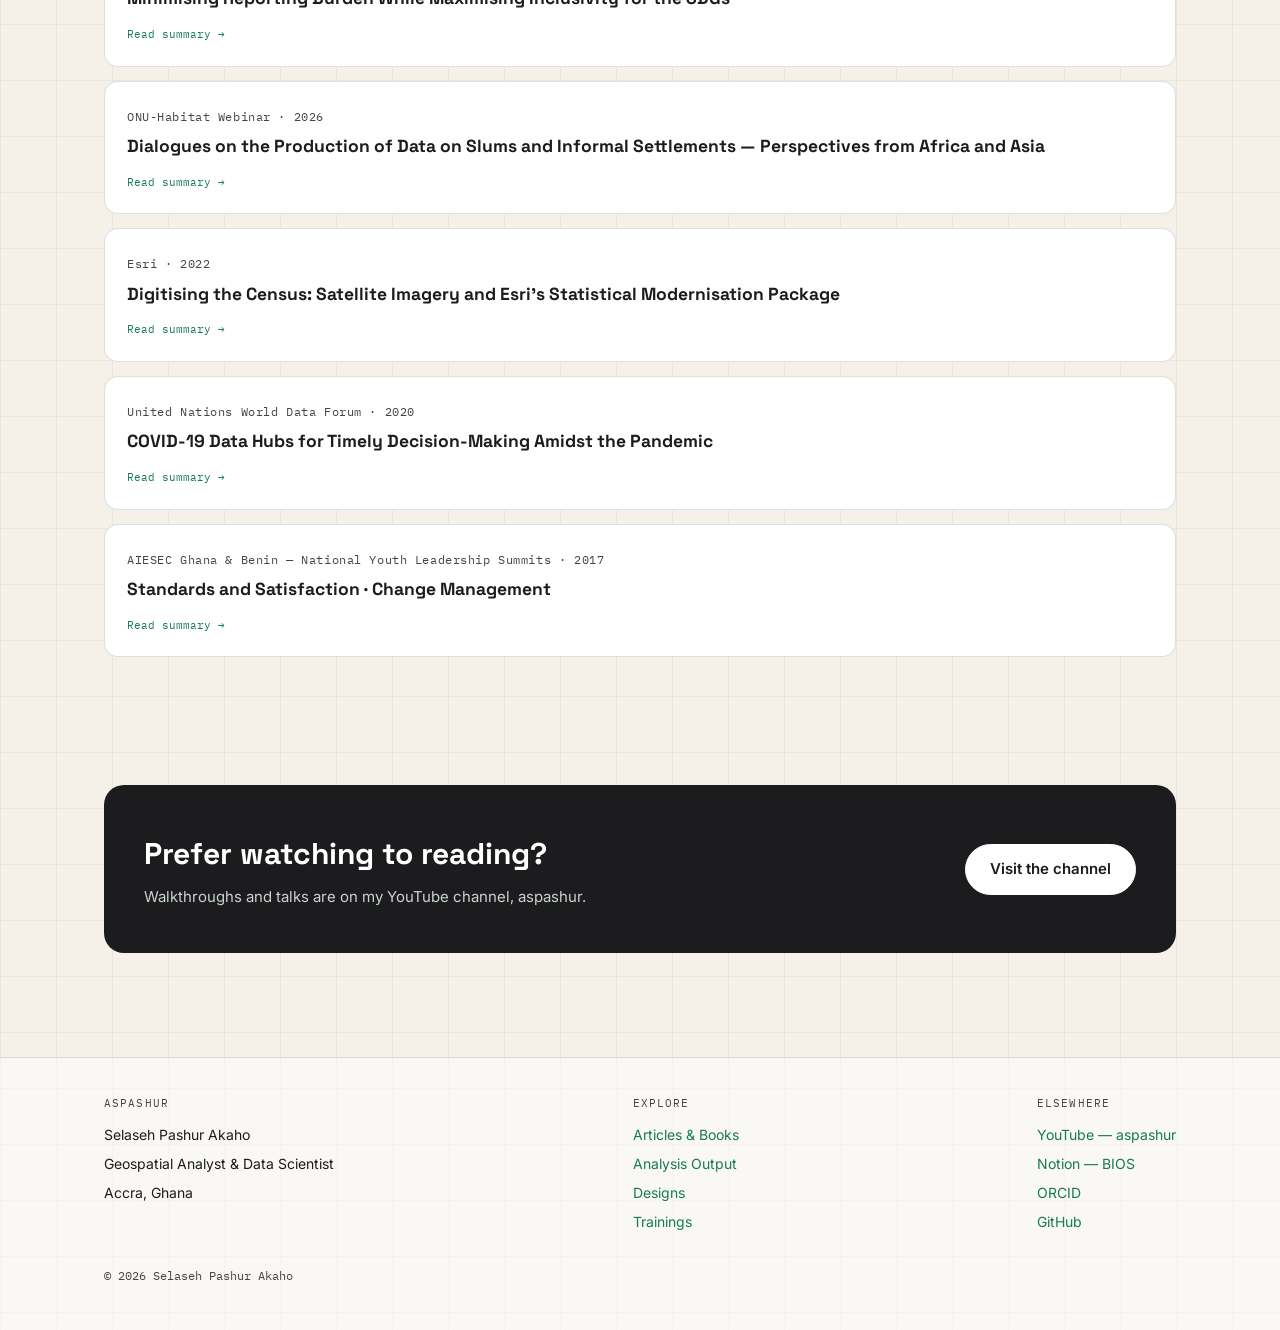
<file: articles.html>
<!DOCTYPE html>
<html lang="en">
<head>
<meta charset="utf-8" />
<meta name="viewport" content="width=device-width, initial-scale=1" />
<meta name="description" content="Articles, books, reports and conference presentations by Selaseh Pashur Akaho." />
<title>aspashur</title>
<link rel="preconnect" href="https://fonts.googleapis.com">
<link href="https://fonts.googleapis.com/css2?family=Space+Grotesk:wght@500;600;700&family=Inter:wght@400;500;600&family=IBM+Plex+Mono:wght@400;500&display=swap" rel="stylesheet">
<link rel="stylesheet" href="css/main.css" />
<link rel="icon" type="image/png" sizes="32x32" href="img/logo/favicon-32.png">
<link rel="icon" type="image/png" sizes="64x64" href="img/logo/favicon-64.png">
<link rel="apple-touch-icon" href="img/logo/aspr_logo.png">
</head>
<body>

<header class="site-header">
  <div class="wrap nav">
    <a class="brand" href="index.html" aria-label="aspashur — home"><img src="img/logo/aspr_logo.png" alt="aspashur" /></a>
    <button class="nav-toggle" aria-expanded="false" aria-controls="nav-links">MENU</button>
    <ul class="nav-links" id="nav-links">
      <li><a href="index.html">Home</a></li>
      <li><a href="articles.html" class="active">Articles &amp; Books</a></li>
      <li><a href="analysis.html">Analysis</a></li>
      <li><a href="designs.html">Designs</a></li>
      <li><a href="trainings.html">Trainings</a></li>
      <li><a class="nav-cta" href="https://calendar.app.google/Ebbmx7T7nW5DmBir8" target="_blank" rel="noopener" data-book>Book a meeting</a></li>
    </ul>
  </div>
</header>

<main>

<section class="page-hero">
  <div class="wrap">
    <p class="eyebrow">Collection 01</p>
    <h1>Articles &amp; Books</h1>
    <p>Reports, publications and conference talks — census results, spatial analysis of settlements and services, and earth observation for the SDGs. Verified records live on my ORCID profile.</p>
    <div class="btn-row">
      <a class="btn btn-solid" href="https://orcid.org/0009-0001-4456-5172" target="_blank" rel="noopener">ORCID profile</a>
      <a class="btn btn-ghost" href="https://app.notion.com/p/aspr-blog-18a73168279780c9a689ee26d0a6bd5f?source=copy_link" target="_blank" rel="noopener">Blog articles</a>
      <a class="btn btn-ghost" href="https://www.notion.so/BIOS-759b0dcdb15848108fed0b46af9a2588" target="_blank" rel="noopener">Notion — BIOS</a>
    </div>
  </div>
</section>

<section>
  <div class="wrap">
    <div class="sec-head reveal"><h2>Reports &amp; publications</h2><span class="ref">// ORCID 0009-0001-4456-5172</span></div>
    <ul class="panel-list">
      <li class="reveal" data-abstract="census-reports">
        <span class="meta">Ghana Statistical Service · Data visualisation</span>
        <h3>2021 Population and Housing Census — General Reports (3A–N)</h3>
        <p>National census publication series; led the data-visualisation work across the report volumes.</p>
        <span class="hint">Read summary →</span>
      </li>
      <li class="reveal" data-abstract="proximity-pub">
        <span class="meta">Spatial analyst</span>
        <h3>Proximity of Residential Structures to Essential Service Facilities</h3>
        <p>Spatial proximity index measuring how far Ghanaian households are from essential services.</p>
        <span class="hint">Read summary →</span>
      </li>
      <li class="reveal" data-abstract="slums-pub">
        <span class="meta">Spatial analyst &amp; data visualisation</span>
        <h3>Slums and Informal Settlements in Ghana</h3>
        <p>Mapping and analysis of informal settlements to support inclusive urban statistics.</p>
        <span class="hint">Read summary →</span>
      </li>
      <li class="reveal" data-abstract="evdt-pub">
        <span class="meta">Co-author</span>
        <h3>Applying the EVDT Systems Engineering Framework and Satellite Earth Observation Data for Mapping SDG15 Indicators in Ghana</h3>
        <p>Earth-observation-driven approach to monitoring life-on-land indicators.</p>
        <span class="hint">Read summary →</span>
      </li>
    </ul>
  </div>
</section>

<section>
  <div class="wrap">
    <div class="sec-head reveal"><h2>Conference presentations</h2><span class="ref">// 2017 — 2026</span></div>
    <ul class="panel-list">
      <li class="reveal" data-abstract="gdf-2026"><span class="meta">Global Data Festival, Kenya · 2026</span><h3>Minimising Reporting Burden While Maximising Inclusivity for the SDGs</h3><span class="hint">Read summary →</span></li>
      <li class="reveal" data-abstract="habitat-2026"><span class="meta">ONU-Habitat Webinar · 2026</span><h3>Dialogues on the Production of Data on Slums and Informal Settlements — Perspectives from Africa and Asia</h3><span class="hint">Read summary →</span></li>
      <li class="reveal" data-abstract="esri-2022"><span class="meta">Esri · 2022</span><h3>Digitising the Census: Satellite Imagery and Esri's Statistical Modernisation Package</h3><span class="hint">Read summary →</span></li>
      <li class="reveal" data-abstract="undf-2020"><span class="meta">United Nations World Data Forum · 2020</span><h3>COVID-19 Data Hubs for Timely Decision-Making Amidst the Pandemic</h3><span class="hint">Read summary →</span></li>
      <li class="reveal" data-abstract="aiesec-2017"><span class="meta">AIESEC Ghana &amp; Benin — National Youth Leadership Summits · 2017</span><h3>Standards and Satisfaction · Change Management</h3><span class="hint">Read summary →</span></li>
    </ul>
  </div>
</section>

<section>
  <div class="wrap">
    <div class="cta-band reveal">
      <div>
        <h2>Prefer watching to reading?</h2>
        <p>Walkthroughs and talks are on my YouTube channel, aspashur.</p>
      </div>
      <a class="btn" href="https://www.youtube.com/@aspashur" target="_blank" rel="noopener">Visit the channel</a>
    </div>
  </div>
</section>

</main>

<footer class="site-footer">
  <div class="wrap">
    <div class="foot-grid">
      <div class="col"><span>aspashur</span><ul><li>Selaseh Pashur Akaho</li><li>Geospatial Analyst &amp; Data Scientist</li><li>Accra, Ghana</li></ul></div>
      <div class="col"><span>Explore</span><ul><li><a href="articles.html">Articles &amp; Books</a></li><li><a href="analysis.html">Analysis Output</a></li><li><a href="designs.html">Designs</a></li><li><a href="trainings.html">Trainings</a></li></ul></div>
      <div class="col"><span>Elsewhere</span><ul><li><a href="https://www.youtube.com/@aspashur" target="_blank" rel="noopener">YouTube — aspashur</a></li><li><a href="https://www.notion.so/BIOS-759b0dcdb15848108fed0b46af9a2588" target="_blank" rel="noopener">Notion — BIOS</a></li><li><a href="https://orcid.org/0009-0001-4456-5172" target="_blank" rel="noopener">ORCID</a></li><li><a href="https://github.com/aspashur" target="_blank" rel="noopener">GitHub</a></li></ul></div>
    </div>
    <p class="copyright">© 2026 Selaseh Pashur Akaho</p>
  </div>
</footer>

<div class="modal" id="site-modal" role="dialog" aria-modal="true" aria-labelledby="modal-title">
  <div class="modal-backdrop"></div>
  <div class="modal-panel">
    <div class="modal-head">
      <div><span class="m-eyebrow"></span><h3 class="modal-title" id="modal-title"></h3></div>
      <button class="modal-close" aria-label="Close">✕</button>
    </div>
    <div class="modal-body"></div>
  </div>
</div>

<script>
/* Summaries for each article & talk. Popup body scrolls — extend freely. */
window.PAGE_ABSTRACTS = {
  "census-reports": {
    eyebrow: "Publication · Ghana Statistical Service",
    title: "2021 PHC — General Reports (3A–N)",
    html: '<span class="m-meta">Role: Data visualisation lead</span>' +
      '<p>The complete results of Ghana\'s first fully digital census, published as the General Report volumes 3A through N — covering population, housing, economic activity, education, ICT, disability, water and sanitation, and more.</p>' +
      '<p>I led the visual system for the series: chart standards, map styling and layout conventions that keep hundreds of figures readable and consistent across volumes, so findings travel from statistical tables to policy conversations.</p>'
  },
  "proximity-pub": {
    eyebrow: "Publication · GSS thematic report",
    title: "Proximity of Residential Structures to Essential Service Facilities",
    html: '<span class="m-meta">Role: Spatial analyst</span>' +
      '<p>How close do Ghanaians actually live to schools, health facilities, water points and markets? This report answers with structure-level proximity analysis built from census building footprints and national facility registers.</p>' +
      '<p>The resulting indices reveal underserved areas at fine spatial resolution, giving planners a direct evidence base for siting new services.</p>'
  },
  "slums-pub": {
    eyebrow: "Publication · GSS thematic report",
    title: "Slums and Informal Settlements in Ghana",
    html: '<span class="m-meta">Role: Spatial analyst &amp; data visualisation</span>' +
      '<p>Informal settlements are often invisible in official statistics. This report maps and characterises slums and informal settlements across Ghana, combining census data with spatial analysis to describe who lives there and what services reach them.</p>' +
      '<p>The work feeds international dialogues on inclusive urban data, including UN-Habitat exchanges between African and Asian statistical offices.</p>'
  },
  "evdt-pub": {
    eyebrow: "Journal article · Co-author",
    title: "EVDT Framework & Satellite EO for SDG15 in Ghana",
    html: '<span class="m-meta">ORCID: 0009-0001-4456-5172</span>' +
      '<p>Applies the Environment–Vulnerability–Decision–Technology (EVDT) systems-engineering framework with satellite Earth-observation data to map SDG15 (Life on Land) indicators in Ghana.</p>' +
      '<p>The study demonstrates how integrated EO pipelines can supplement traditional statistics for monitoring forests, land degradation and biodiversity-relevant land cover — a template for other indicators and countries.</p>'
  },
  "gdf-2026": {
    eyebrow: "Talk · Global Data Festival, Kenya · 2026",
    title: "Minimising Reporting Burden While Maximising Inclusivity for the SDGs",
    html: '<p>National statistics offices face a squeeze: more indicators to report, with the same teams. This talk shares Ghana\'s approach — SDMX pipelines, a national reporting platform and reusable geospatial layers — that cuts duplication while widening whose realities the data captures, including residents of informal settlements.</p>'
  },
  "habitat-2026": {
    eyebrow: "Webinar · ONU-Habitat · 2026",
    title: "Producing Data on Slums & Informal Settlements",
    html: '<p>A cross-regional dialogue between African and Asian practitioners on how official statistics can see informal settlements clearly. I presented Ghana\'s experience combining census footprints, facility proximity analysis and community-aware definitions.</p>'
  },
  "esri-2022": {
    eyebrow: "Talk · Esri · 2022",
    title: "Digitising the Census with Satellite Imagery",
    html: '<p>How Ghana used satellite imagery and Esri\'s statistical modernisation package to build the spatial frame for the 2021 PHC — from enumeration-area demarcation to field navigation maps — and the lessons for other countries digitising their censuses.</p>'
  },
  "undf-2020": {
    eyebrow: "Talk · UN World Data Forum · 2020",
    title: "COVID-19 Data Hubs for Timely Decision-Making",
    html: '<p>Presented Ghana\'s COVID-19 dashboard: integrating health surveillance with census-derived population layers to give decision-makers current, spatial answers during the pandemic — and what it taught us about keeping data pipelines alive in a crisis.</p>'
  },
  "aiesec-2017": {
    eyebrow: "Facilitation · AIESEC Ghana &amp; Benin · 2017",
    title: "Standards and Satisfaction · Change Management",
    html: '<p>Leadership facilitation at two National Youth Leadership Summits: quality standards and customer satisfaction in volunteer-run programmes (Ghana), and managing organisational change (Benin) — part of a decade of facilitating at ten conferences and supervising three national ones.</p>'
  }
};
</script>
<script src="js/main.js"></script>
</body>
</html>
</file>
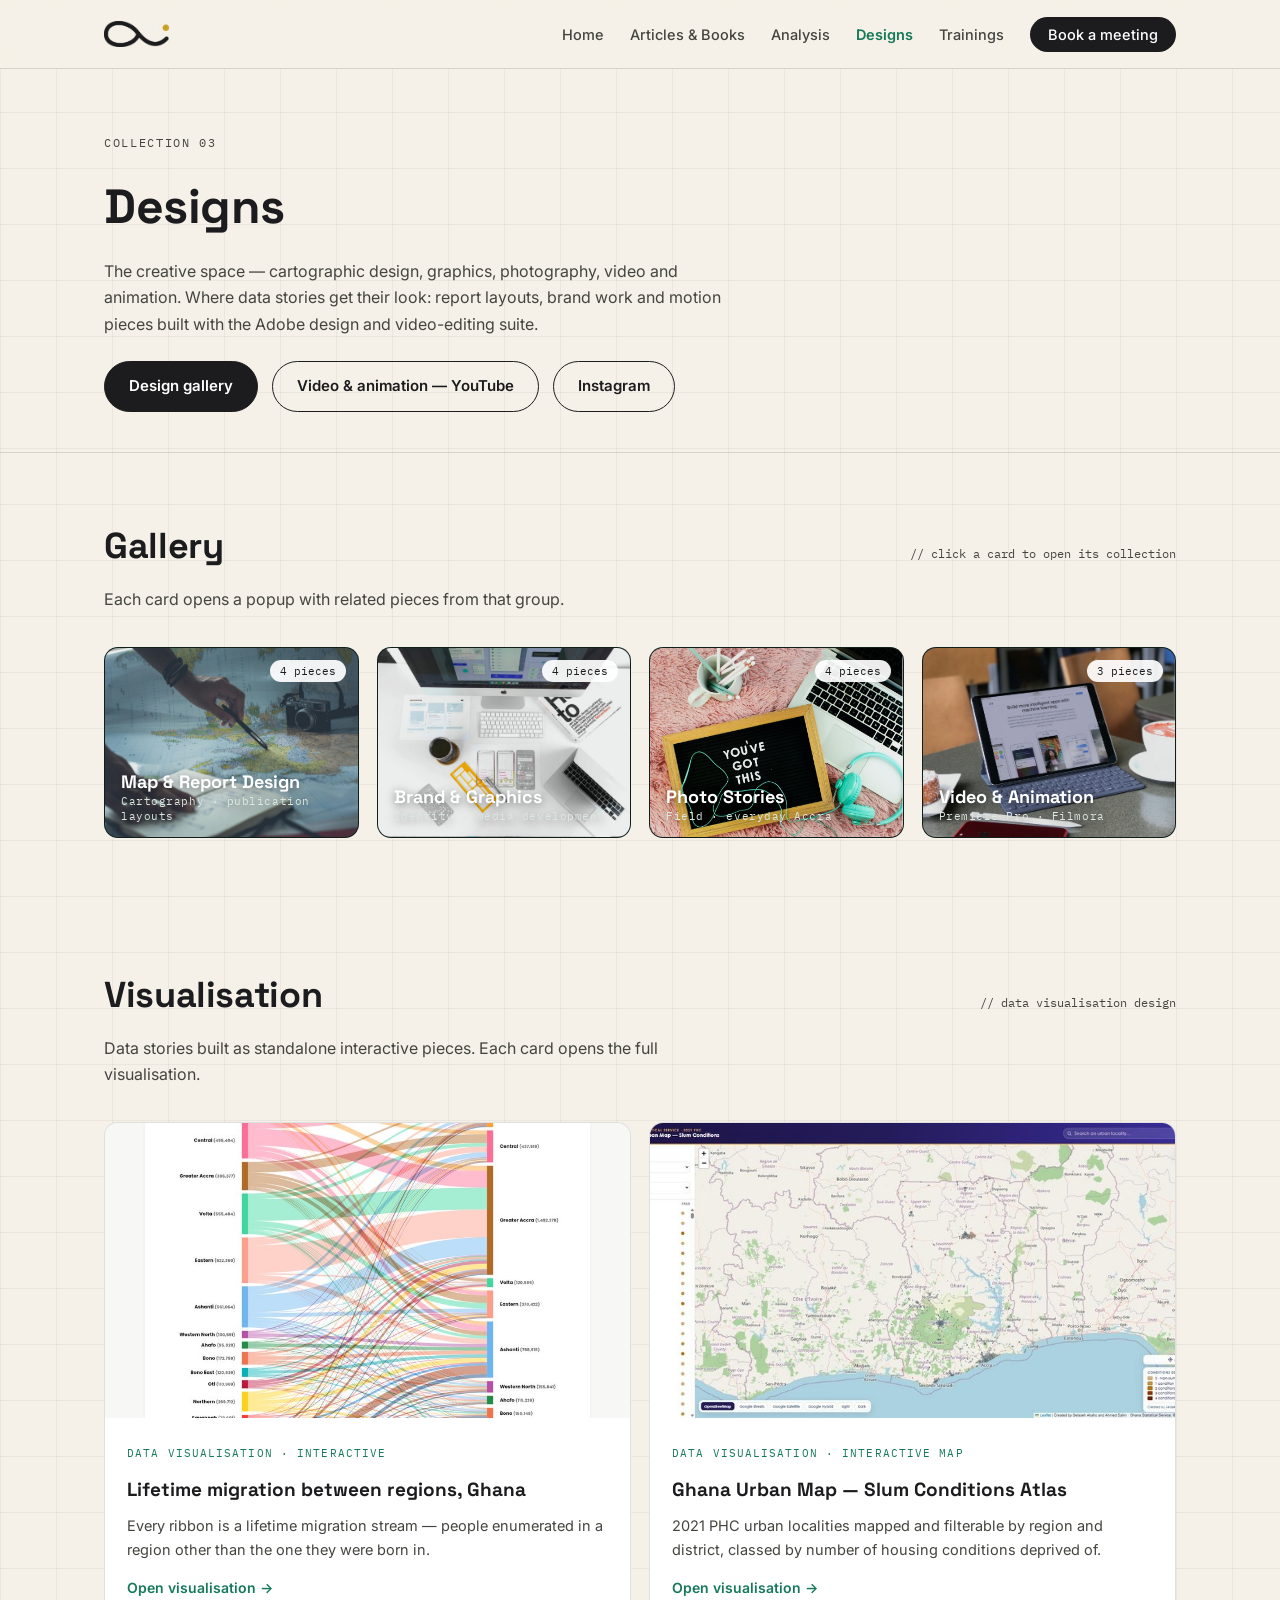
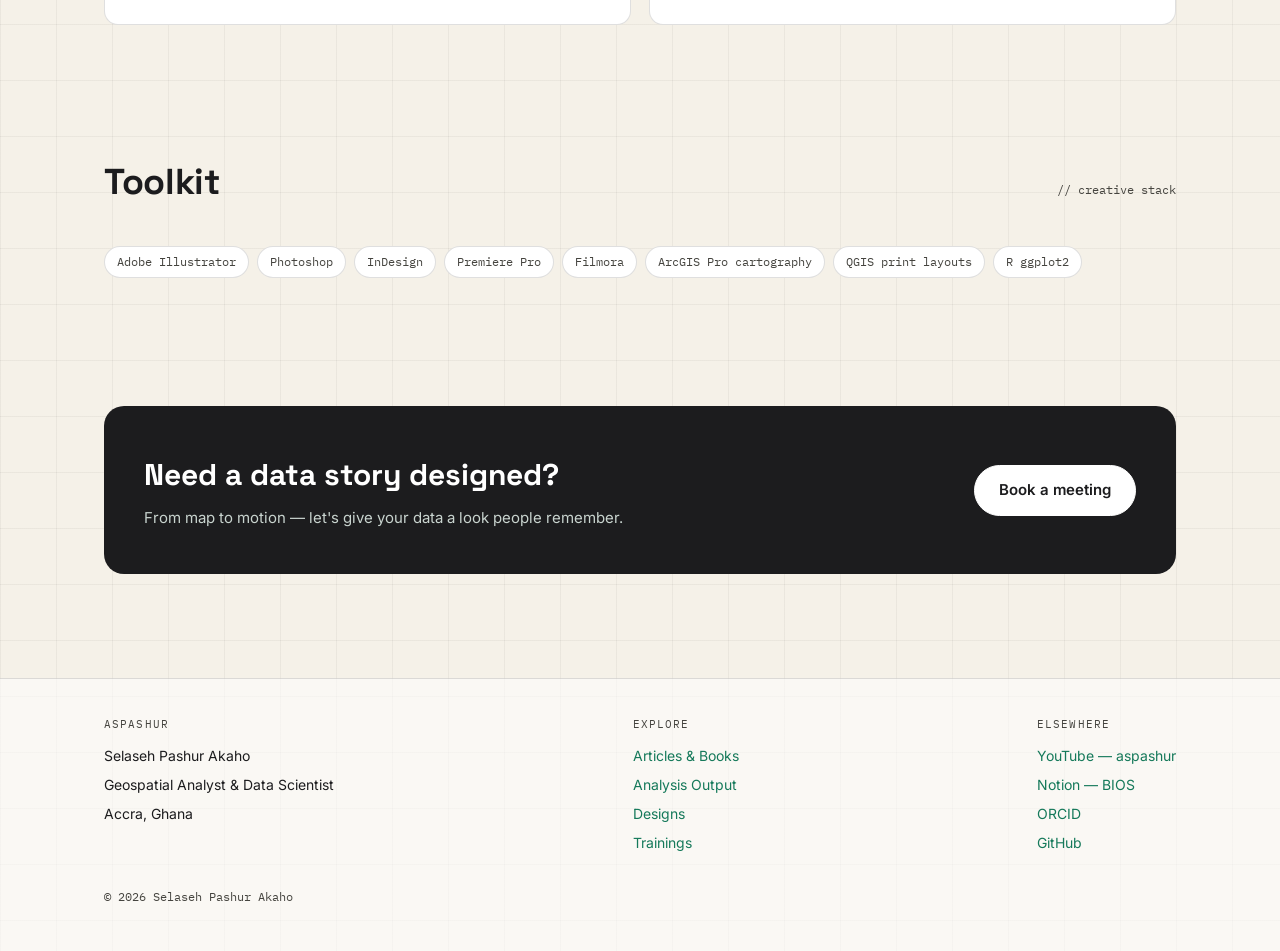
<file: designs.html>
<!DOCTYPE html>
<html lang="en">
<head>
<meta charset="utf-8" />
<meta name="viewport" content="width=device-width, initial-scale=1" />
<meta name="description" content="Design work by Selaseh Pashur Akaho — graphics, cartography, photography, video and animation." />
<title>aspashur</title>
<link rel="preconnect" href="https://fonts.googleapis.com">
<link href="https://fonts.googleapis.com/css2?family=Space+Grotesk:wght@500;600;700&family=Inter:wght@400;500;600&family=IBM+Plex+Mono:wght@400;500&display=swap" rel="stylesheet">
<link rel="stylesheet" href="css/main.css" />
<link rel="icon" type="image/png" sizes="32x32" href="img/logo/favicon-32.png">
<link rel="icon" type="image/png" sizes="64x64" href="img/logo/favicon-64.png">
<link rel="apple-touch-icon" href="img/logo/aspr_logo.png">
</head>
<body>

<header class="site-header">
  <div class="wrap nav">
    <a class="brand" href="index.html" aria-label="aspashur — home"><img src="img/logo/aspr_logo.png" alt="aspashur" /></a>
    <button class="nav-toggle" aria-expanded="false" aria-controls="nav-links">MENU</button>
    <ul class="nav-links" id="nav-links">
      <li><a href="index.html">Home</a></li>
      <li><a href="articles.html">Articles &amp; Books</a></li>
      <li><a href="analysis.html">Analysis</a></li>
      <li><a href="designs.html" class="active">Designs</a></li>
      <li><a href="trainings.html">Trainings</a></li>
      <li><a class="nav-cta" href="https://calendar.app.google/Ebbmx7T7nW5DmBir8" target="_blank" rel="noopener" data-book>Book a meeting</a></li>
    </ul>
  </div>
</header>

<main>

<section class="page-hero">
  <div class="wrap">
    <p class="eyebrow">Collection 03</p>
    <h1>Designs</h1>
    <p>The creative space — cartographic design, graphics, photography, video and animation. Where data stories get their look: report layouts, brand work and motion pieces built with the Adobe design and video-editing suite.</p>
    <div class="btn-row">
      <a class="btn btn-solid" href="https://www.instagram.com/inspeums/" target="_blank" rel="noopener">Design gallery</a>
      <a class="btn btn-ghost" href="https://www.youtube.com/@aspashur" target="_blank" rel="noopener">Video &amp; animation — YouTube</a>
      <a class="btn btn-ghost" href="https://www.instagram.com/aspashur/" target="_blank" rel="noopener">Instagram</a>
    </div>
  </div>
</section>

<section>
  <div class="wrap">
    <div class="sec-head reveal"><h2>Gallery</h2><span class="ref">// click a card to open its collection</span></div>
    <p class="sec-sub">Each card opens a popup with related pieces from that group.</p>
    <div class="gal-grid">
      <button class="gal-card reveal" type="button" data-group="cartography" aria-haspopup="dialog">
        <img src="img/portfolio/5.jpg" alt="Map and report design collection" />
        <span class="count">4 pieces</span>
        <span class="label"><b>Map &amp; Report Design</b><span>Cartography · publication layouts</span></span>
      </button>
      <button class="gal-card reveal" type="button" data-group="brand" aria-haspopup="dialog">
        <img src="img/portfolio/4.jpg" alt="Brand and graphics collection" />
        <span class="count">4 pieces</span>
        <span class="label"><b>Brand &amp; Graphics</b><span>Identity · media development</span></span>
      </button>
      <button class="gal-card reveal" type="button" data-group="photo" aria-haspopup="dialog">
        <img src="img/portfolio/3.jpg" alt="Photography collection" />
        <span class="count">4 pieces</span>
        <span class="label"><b>Photo Stories</b><span>Field · everyday Accra</span></span>
      </button>
      <button class="gal-card reveal" type="button" data-group="motion" aria-haspopup="dialog">
        <img src="img/portfolio/6.jpg" alt="Video and animation collection" />
        <span class="count">3 pieces</span>
        <span class="label"><b>Video &amp; Animation</b><span>Premiere Pro · Filmora</span></span>
      </button>
    </div>
  </div>
</section>

<section>
  <div class="wrap">
    <div class="sec-head reveal"><h2>Visualisation</h2><span class="ref">// data visualisation design</span></div>
    <p class="sec-sub">Data stories built as standalone interactive pieces. Each card opens the full visualisation.</p>
    <div class="card-grid">
      <a class="card has-img reveal" href="data_viz/migration.html" target="_blank" rel="noopener">
        <div class="card-img"><img src="img/data_viz/migration-thumb.jpg" alt="Sankey diagram of lifetime migration streams between Ghana's regions" loading="lazy" /></div>
        <div class="card-body">
          <span class="tag">Data Visualisation &middot; Interactive</span>
          <h3>Lifetime migration between regions, Ghana</h3>
          <p>Every ribbon is a lifetime migration stream &mdash; people enumerated in a region other than the one they were born in.</p>
          <span class="more">Open visualisation &rarr;</span>
        </div>
      </a>
      <a class="card has-img reveal" href="https://slumpapp.netlify.app/" target="_blank" rel="noopener">
        <div class="card-img"><img src="img/data_viz/slumpapp-thumb.jpg" alt="Ghana Urban Map — Slum Conditions Atlas, an interactive map of urban localities by slum conditions" loading="lazy" /></div>
        <div class="card-body">
          <span class="tag">Data Visualisation &middot; Interactive Map</span>
          <h3>Ghana Urban Map &mdash; Slum Conditions Atlas</h3>
          <p>2021 PHC urban localities mapped and filterable by region and district, classed by number of housing conditions deprived of.</p>
          <span class="more">Open visualisation &rarr;</span>
        </div>
      </a>
    </div>
  </div>
</section>

<section>
  <div class="wrap">
    <div class="sec-head reveal"><h2>Toolkit</h2><span class="ref">// creative stack</span></div>
    <div class="chips reveal">
      <span>Adobe Illustrator</span><span>Photoshop</span><span>InDesign</span><span>Premiere Pro</span><span>Filmora</span><span>ArcGIS Pro cartography</span><span>QGIS print layouts</span><span>R ggplot2</span>
    </div>
  </div>
</section>

<section>
  <div class="wrap">
    <div class="cta-band reveal">
      <div>
        <h2>Need a data story designed?</h2>
        <p>From map to motion — let's give your data a look people remember.</p>
      </div>
      <a class="btn" href="https://calendar.app.google/Ebbmx7T7nW5DmBir8" target="_blank" rel="noopener" data-book>Book a meeting</a>
    </div>
  </div>
</section>

</main>

<footer class="site-footer">
  <div class="wrap">
    <div class="foot-grid">
      <div class="col"><span>aspashur</span><ul><li>Selaseh Pashur Akaho</li><li>Geospatial Analyst &amp; Data Scientist</li><li>Accra, Ghana</li></ul></div>
      <div class="col"><span>Explore</span><ul><li><a href="articles.html">Articles &amp; Books</a></li><li><a href="analysis.html">Analysis Output</a></li><li><a href="designs.html">Designs</a></li><li><a href="trainings.html">Trainings</a></li></ul></div>
      <div class="col"><span>Elsewhere</span><ul><li><a href="https://www.youtube.com/@aspashur" target="_blank" rel="noopener">YouTube — aspashur</a></li><li><a href="https://www.notion.so/BIOS-759b0dcdb15848108fed0b46af9a2588" target="_blank" rel="noopener">Notion — BIOS</a></li><li><a href="https://orcid.org/0009-0001-4456-5172" target="_blank" rel="noopener">ORCID</a></li><li><a href="https://github.com/aspashur" target="_blank" rel="noopener">GitHub</a></li></ul></div>
    </div>
    <p class="copyright">© 2026 Selaseh Pashur Akaho</p>
  </div>
</footer>

<div class="modal" id="site-modal" role="dialog" aria-modal="true" aria-labelledby="modal-title">
  <div class="modal-backdrop"></div>
  <div class="modal-panel">
    <div class="modal-head">
      <div><span class="m-eyebrow"></span><h3 class="modal-title" id="modal-title"></h3></div>
      <button class="modal-close" aria-label="Close">✕</button>
    </div>
    <div class="modal-body"></div>
  </div>
</div>

<script>
/* Design groups — swap the src paths below for your own images.
   Drop your files into img/designs/ (e.g. img/designs/map-01.jpg)
   and update src + caption for each item. Add or remove items freely. */
window.DESIGN_GROUPS = {
  cartography: {
    eyebrow: "Collection · Cartography",
    title: "Map & Report Design",
    meta: "Publication-grade maps, census report visuals and the GSS ggplot2 theme",
    items: [
      { src: "img/portfolio/5.jpg", caption: "2021 PHC report visual system" },
      { src: "img/thumbs/4-2.jpg", caption: "Facility proximity map series" },
      { src: "img/thumbs/4-3.jpg", caption: "Custom ggplot2 theme — GSS" },
      { src: "img/portfolio/6.jpg", caption: "Gridded data platform styling" }
    ],
    link: { href: "https://aspashur.wordpress.com/designs/", label: "More on the design gallery" }
  },
  brand: {
    eyebrow: "Collection · Graphics",
    title: "Brand & Media Development",
    meta: "DWBH brand consulting · Urban Scents, Accra — ongoing design & media",
    items: [
      { src: "img/portfolio/4.jpg", caption: "Urban Scents — media set" },
      { src: "img/thumbs/1-1.jpg", caption: "DWBH brand exploration" },
      { src: "img/portfolio/3.jpg", caption: "Campaign graphics" },
      { src: "img/thumbs/4-2.jpg", caption: "Social media templates" }
    ],
    link: { href: "https://aspashur.wordpress.com/designs/", label: "More on the design gallery" }
  },
  photo: {
    eyebrow: "Collection · Photography",
    title: "Photo Stories",
    meta: "Field photography from surveys and mapping operations · everyday Accra",
    items: [
      { src: "img/portfolio/3.jpg", caption: "Field operations" },
      { src: "img/slider/1.jpg", caption: "Portrait work" },
      { src: "img/thumbs/4-3.jpg", caption: "Accra, everyday" },
      { src: "img/portfolio/5.jpg", caption: "On survey" }
    ],
    link: { href: "https://www.instagram.com/aspashur/", label: "See more on Instagram" }
  },
  motion: {
    eyebrow: "Collection · Motion",
    title: "Video & Animation",
    meta: "Edits and motion pieces in Premiere Pro and Filmora",
    items: [
      { src: "img/portfolio/6.jpg", caption: "Explainer stills" },
      { src: "img/thumbs/1-1.jpg", caption: "Title animation frames" },
      { src: "img/portfolio/4.jpg", caption: "Field footage edit" }
    ],
    link: { href: "https://www.youtube.com/@aspashur", label: "Watch on YouTube" }
  }
};
</script>
<script src="js/main.js"></script>
</body>
</html>
</file>
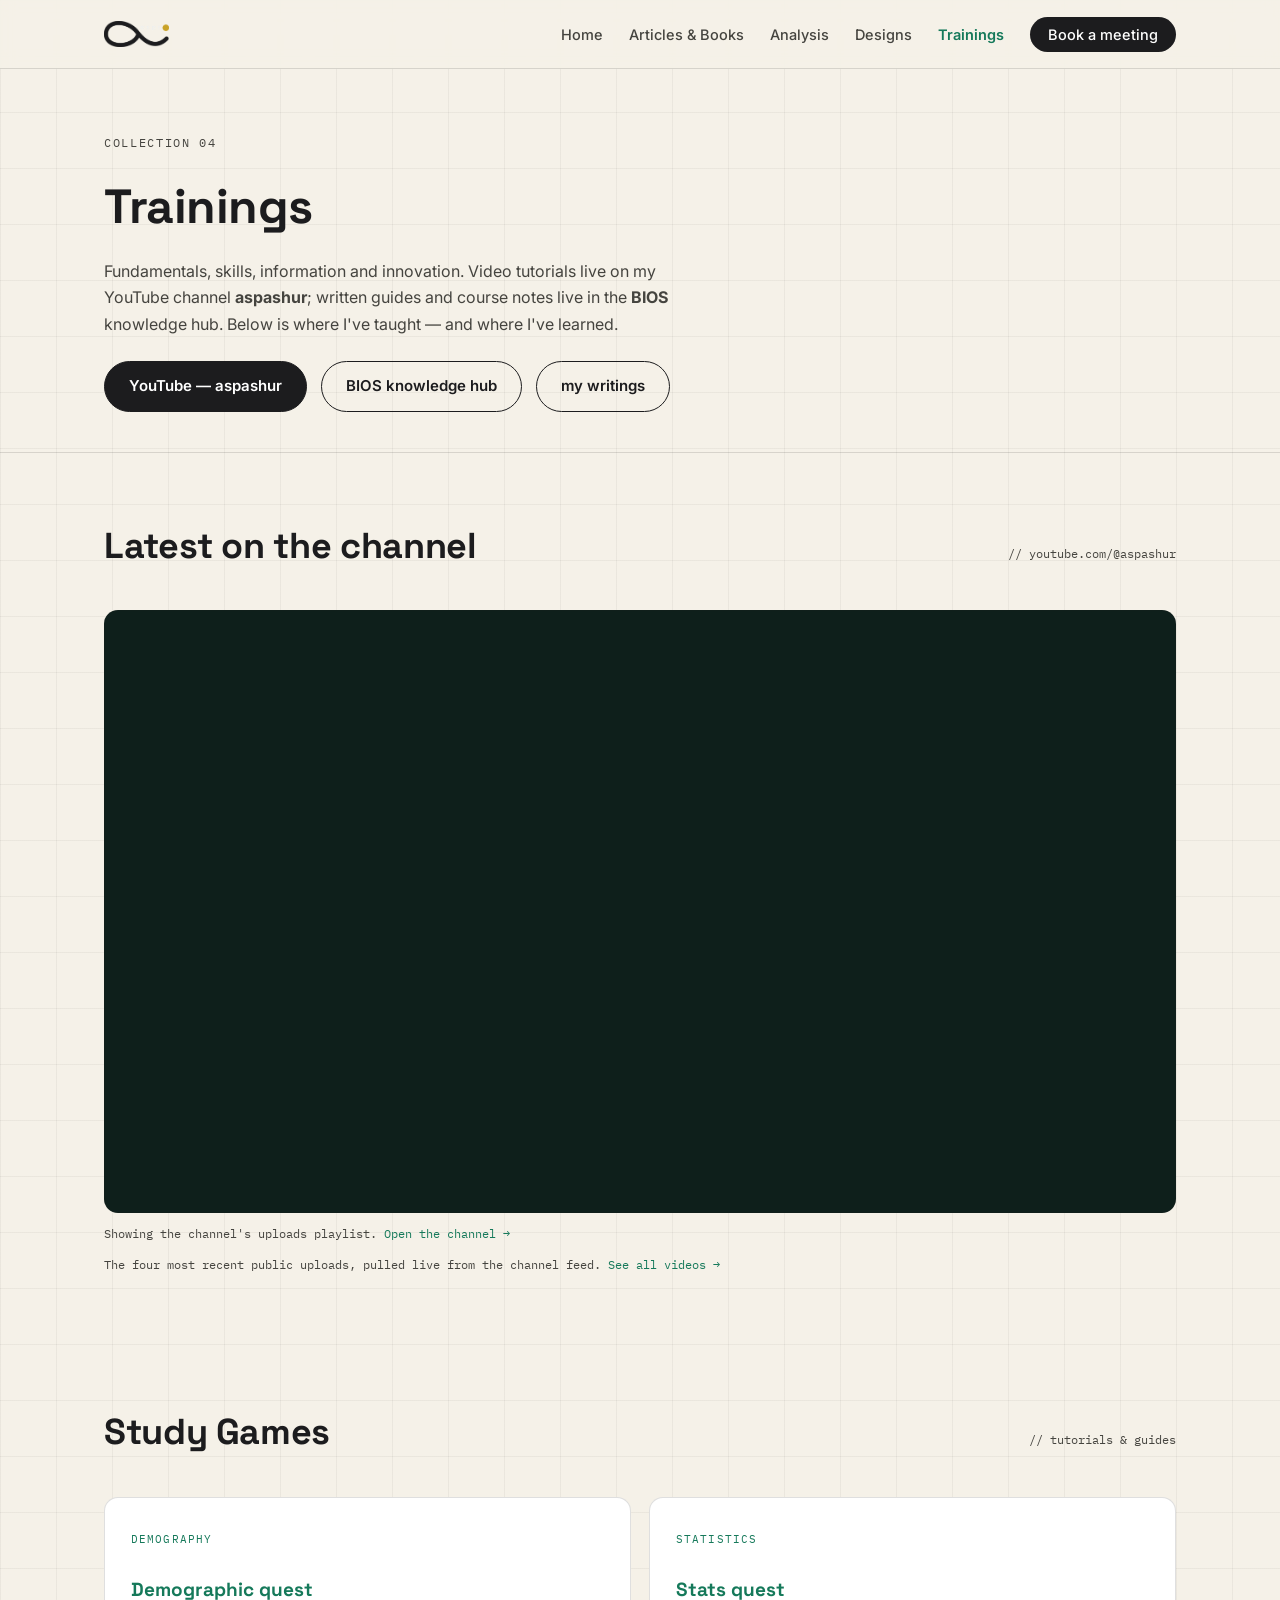
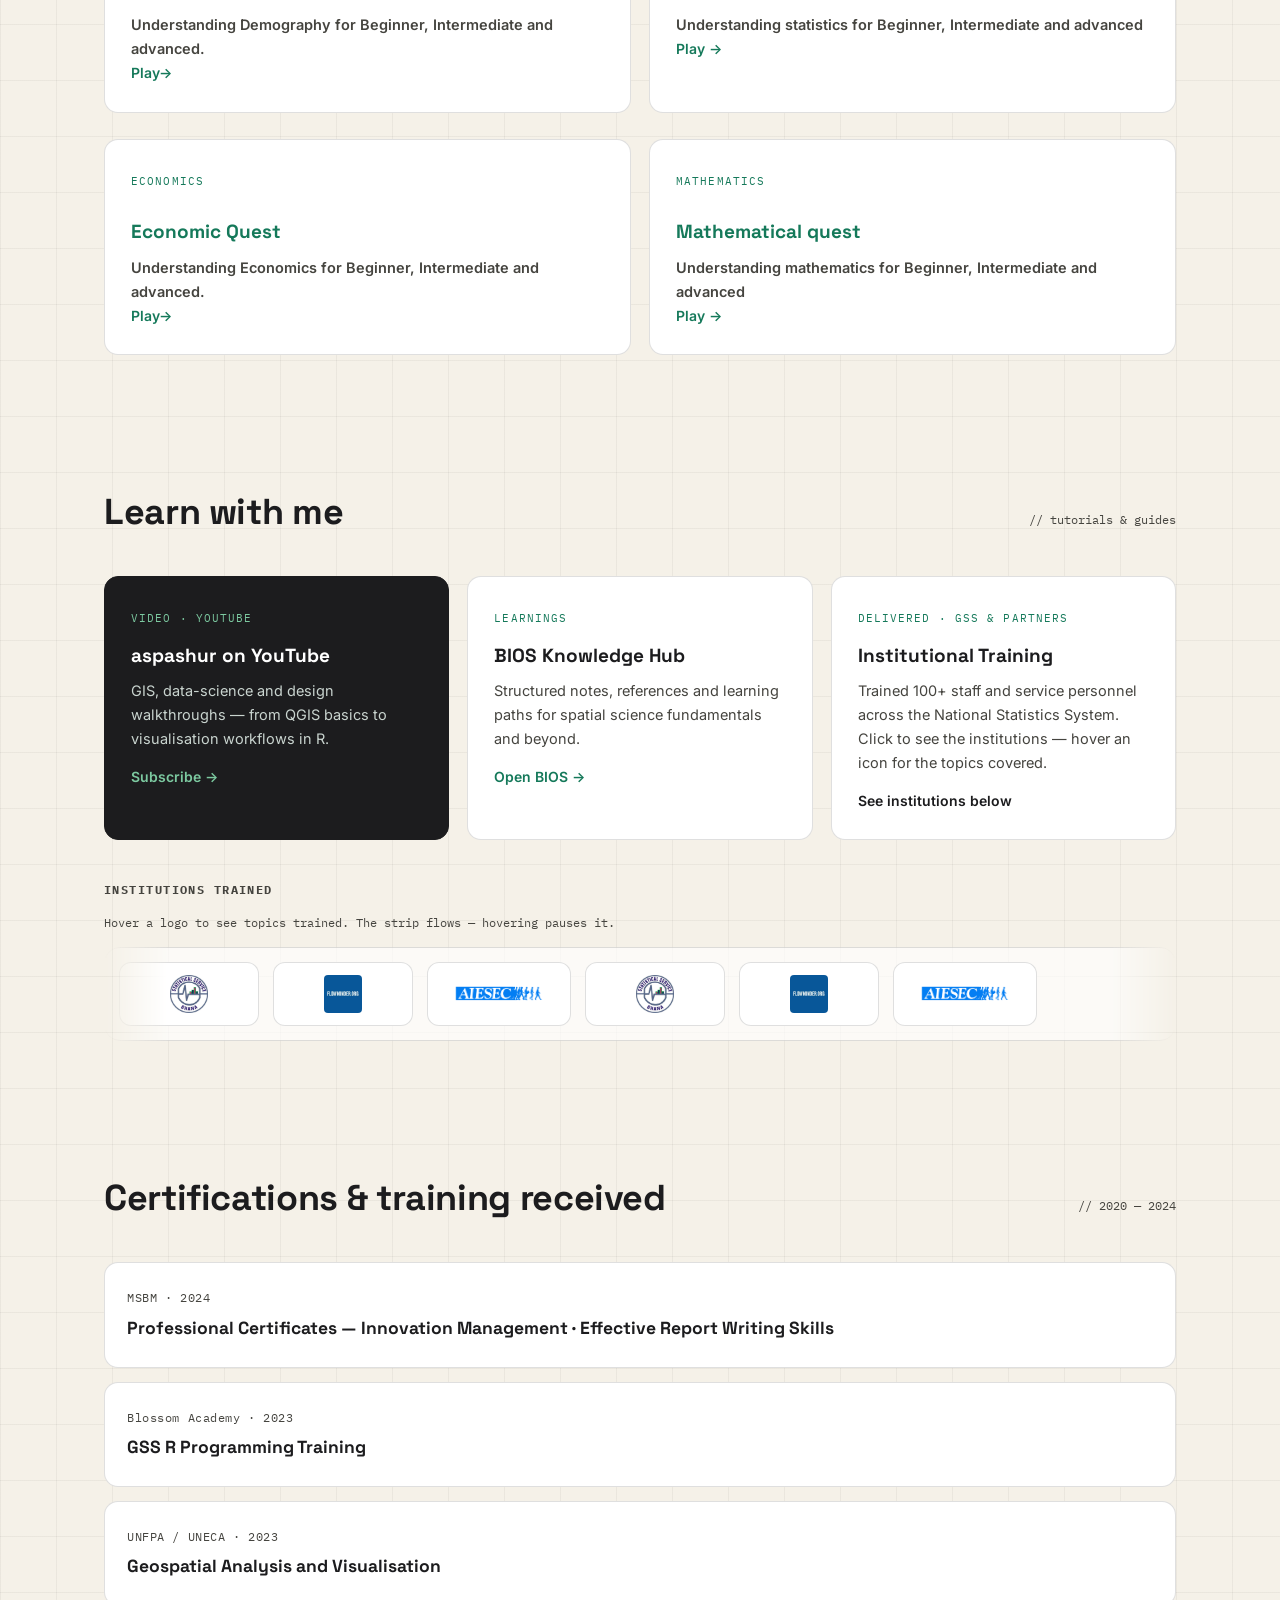
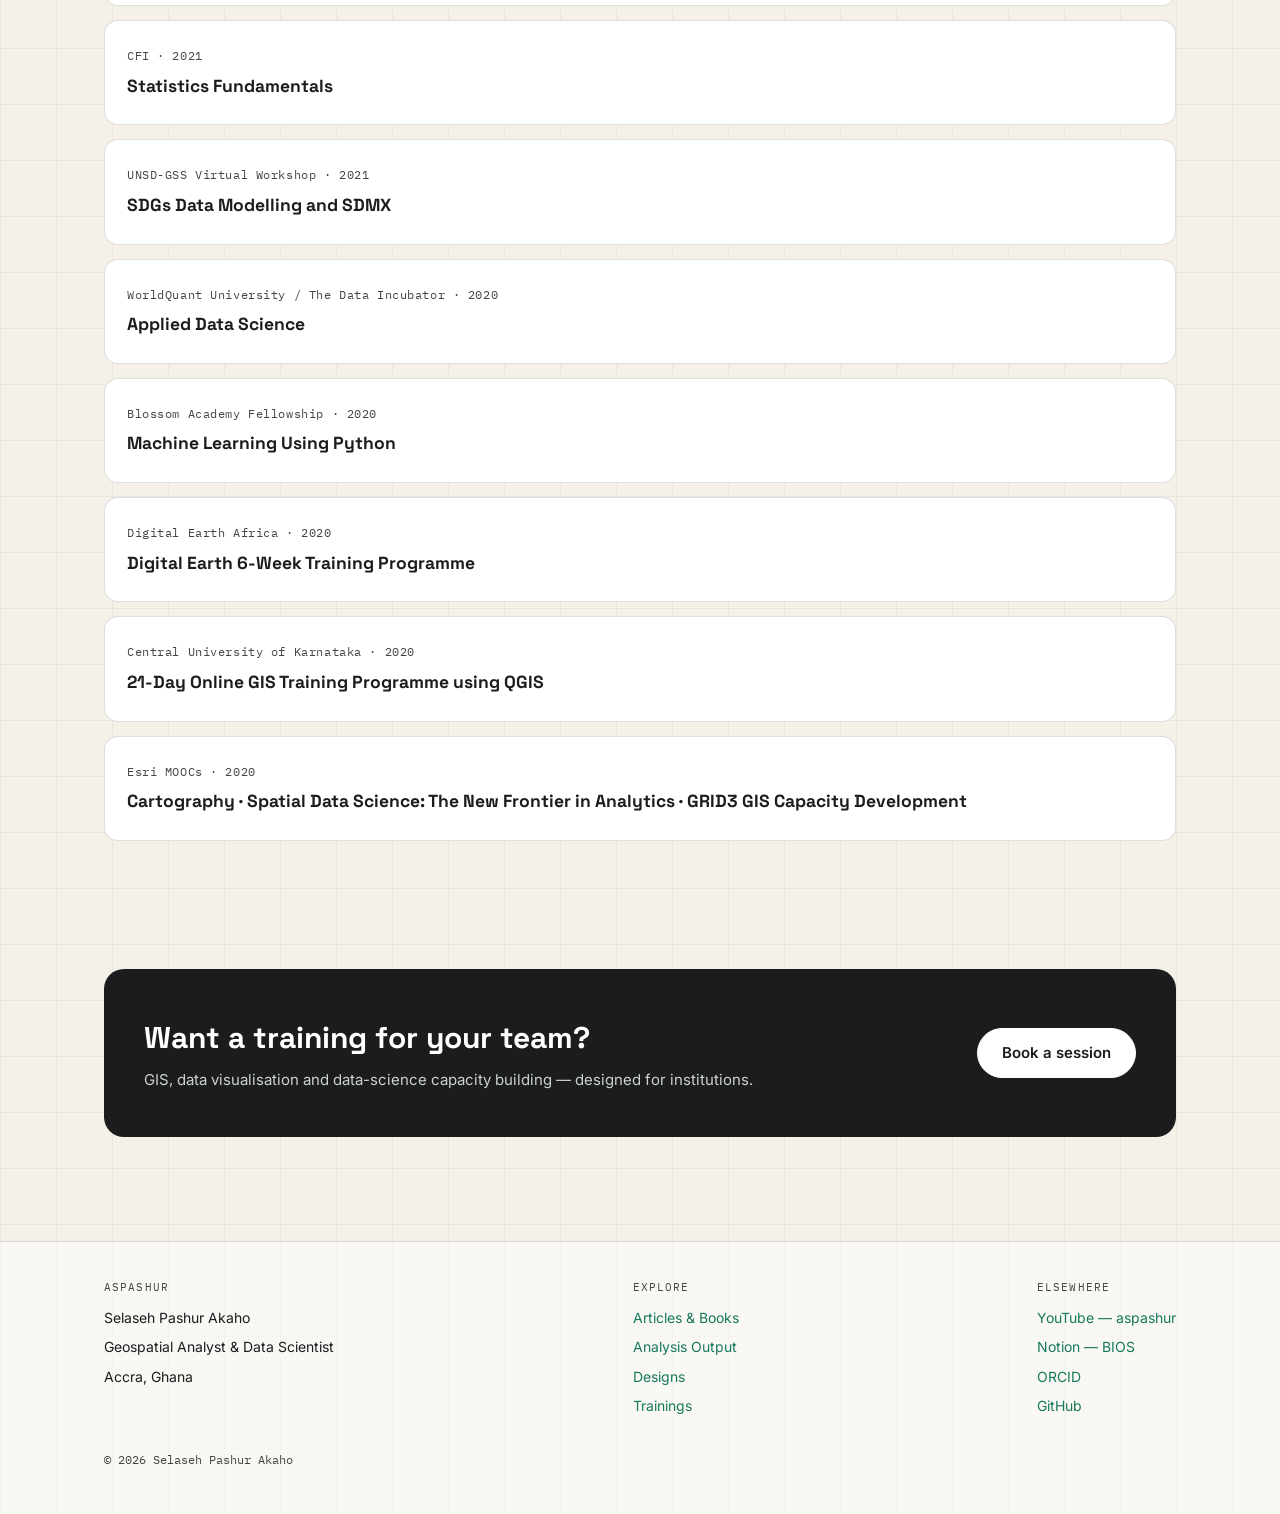
<file: trainings.html>
<!DOCTYPE html>
<html lang="en">
<head>
<meta charset="utf-8" />
<meta name="viewport" content="width=device-width, initial-scale=1" />
<meta name="description" content="Trainings by and for Selaseh Pashur Akaho — GIS and data-science tutorials on YouTube (aspashur), the Notion BIOS knowledge hub, plus certifications." />
<title>aspashur</title>
<link rel="preconnect" href="https://fonts.googleapis.com">
<link href="https://fonts.googleapis.com/css2?family=Space+Grotesk:wght@500;600;700&family=Inter:wght@400;500;600&family=IBM+Plex+Mono:wght@400;500&display=swap" rel="stylesheet">
<link rel="stylesheet" href="css/main.css" />
<link rel="icon" type="image/png" sizes="32x32" href="img/logo/favicon-32.png">
<link rel="icon" type="image/png" sizes="64x64" href="img/logo/favicon-64.png">
<link rel="apple-touch-icon" href="img/logo/aspr_logo.png">
</head>
<body>

<header class="site-header">
  <div class="wrap nav">
    <a class="brand" href="index.html" aria-label="aspashur — home"><img src="img/logo/aspr_logo.png" alt="aspashur" /></a>
    <button class="nav-toggle" aria-expanded="false" aria-controls="nav-links">MENU</button>
    <ul class="nav-links" id="nav-links">
      <li><a href="index.html">Home</a></li>
      <li><a href="articles.html">Articles &amp; Books</a></li>
      <li><a href="analysis.html">Analysis</a></li>
      <li><a href="designs.html">Designs</a></li>
      <li><a href="trainings.html" class="active">Trainings</a></li>
      <li><a class="nav-cta" href="https://calendar.app.google/Ebbmx7T7nW5DmBir8" target="_blank" rel="noopener" data-book>Book a meeting</a></li>
    </ul>
  </div>
</header>

<main>
<section class="page-hero">
  <div class="wrap">
    <p class="eyebrow">Collection 04</p>
    <h1>Trainings</h1>
    <p>Fundamentals, skills, information and innovation. Video tutorials live on my YouTube channel <strong>aspashur</strong>; written guides and course notes live in the <strong>BIOS</strong> knowledge hub. Below is where I've taught — and where I've learned.</p>
    <div class="btn-row">
      <a class="btn btn-solid" href="https://www.youtube.com/@aspashur" target="_blank" rel="noopener">YouTube — aspashur</a>
      <a class="btn btn-ghost" href="https://www.notion.so/BIOS-759b0dcdb15848108fed0b46af9a2588" target="_blank" rel="noopener">BIOS knowledge hub</a>
      <a class="btn btn-ghost" href="https://app.notion.com/p/aspr-blog-18a73168279780c9a689ee26d0a6bd5f?source=copy_link" target="_blank" rel="noopener">my writings</a>
    </div>
  </div>
</section>




<section>
  <div class="wrap">
    <div class="sec-head reveal"><h2>Latest on the channel</h2><span class="ref">// youtube.com/@aspashur</span></div>
    <div class="video-grid" id="yt-latest">
      <a class="video-card" href="https://www.youtube.com/@aspashur" target="_blank" rel="noopener"><div class="thumb"></div><div class="vc-body"><h3>Loading latest videos…</h3><span>aspashur</span></div></a>
      <a class="video-card" href="https://www.youtube.com/@aspashur" target="_blank" rel="noopener"><div class="thumb"></div><div class="vc-body"><h3>Loading…</h3><span>aspashur</span></div></a>
      <a class="video-card" href="https://www.youtube.com/@aspashur" target="_blank" rel="noopener"><div class="thumb"></div><div class="vc-body"><h3>Loading…</h3><span>aspashur</span></div></a>
      <a class="video-card" href="https://www.youtube.com/@aspashur" target="_blank" rel="noopener"><div class="thumb"></div><div class="vc-body"><h3>Loading…</h3><span>aspashur</span></div></a>
    </div>
    <p class="yt-note">The four most recent public uploads, pulled live from the channel feed. <a href="https://www.youtube.com/@aspashur" target="_blank" rel="noopener">See all videos →</a></p>
  </div>
</section>

<section>
  <div class="wrap">
    <div class="sec-head reveal"><h2>Study Games</h2><span class="ref">// tutorials &amp; guides</span></div>
    <div class="card-grid">
      <div class="card reveal">
        <span class="tag">Demography</span>
        <a class="more" href="games/mmd.html" target="_blank" rel="noopener">
        <h3>Demographic quest</h3>
        <p>Understanding Demography for Beginner, Intermediate and advanced.</p>
        Play→</a>
      </div>
      <div class="card reveal">
        <span class="tag">Statistics</span>
        <a class="more" href="games/statsquest.html" target="_blank" rel="noopener">
        <h3>Stats quest</h3>
        <p>Understanding statistics for Beginner, Intermediate and advanced </p>
        Play →</a><br>
      </div>
    </div>
    </div>
  </div>
  <br>
  <div class="wrap">
    <div class="card-grid">
      <div class="card reveal">
        <span class="tag">Economics</span>
        <a class="more" href="games/econs.html" target="_blank" rel="noopener">
        <h3>Economic Quest</h3>
        <p>Understanding Economics for Beginner, Intermediate and advanced.</p>
        Play→</a>
      </div>
      <div class="card reveal">
        <span class="tag">mathematics</span>
        <a class="more" href="games/maths.html" target="_blank" rel="noopener">
        <h3>Mathematical quest</h3>
        <p>Understanding mathematics for Beginner, Intermediate and advanced </p>
        Play →</a><br>
      </div>
    </div>
    </div>
  </div>


</section>

<section>
  <div class="wrap">
    <div class="sec-head reveal"><h2>Learn with me</h2><span class="ref">// tutorials &amp; guides</span></div>
    <div class="card-grid">
      <div class="card dark reveal">
        <span class="tag">Video · YouTube</span>
        <h3>aspashur on YouTube</h3>
        <p>GIS, data-science and design walkthroughs — from QGIS basics to visualisation workflows in R.</p>
        <a class="more" href="https://www.youtube.com/@aspashur" target="_blank" rel="noopener">Subscribe →</a>
      </div>
      <div class="card reveal">
        <span class="tag">Learnings</span>
        <h3>BIOS Knowledge Hub</h3>
        <p>Structured notes, references and learning paths for spatial science fundamentals and beyond.</p>
        <a class="more" href="https://www.notion.so/BIOS-759b0dcdb15848108fed0b46af9a2588" target="_blank" rel="noopener">Open BIOS →</a>
      </div>
      <div class="card reveal" >
        <span class="tag">Delivered · GSS &amp; partners</span>
        <h3>Institutional Training</h3>
        <p>Trained 100+ staff and service personnel across the National Statistics System. Click to see the institutions — hover an icon for the topics covered.</p>
        <span class="more">See institutions below </span>
      </div>
    </div>
    <h3 class="mini-h" style="margin-top:40px">Institutions trained</h3>
    <p class="inst-note" style="margin:0 0 14px">Hover a logo to see topics trained. The strip flows — hovering pauses it.</p>
    <div class="logo-flow reveal">
      <div class="logo-track" data-flow>
        <span class="logo-chip" tabindex="0" data-name="Ghana Statistical Service" data-topics="Data visualisation &amp; ggplot2 theme|GIS tools &amp; spatial modelling|Digitising, editing &amp; map creation|Projections &amp; coverage analysis &amp; Data visualisation standards|GIS fundamentals|SDG data modelling &amp; SDMX &amp; Enumeration-area mapping|Web maps &amp; navigation|GIS troubleshooting"><img src="img/partners/gss.jpg" alt="Ghana Statistical Service" /></span>
        <span class="logo-chip" tabindex="0" data-name="Data for Good trainees · Flowminder" data-topics="Data science with CDRs|Python &amp; R workflows|Reproducible analysis"><img src="img/partners/flowminder.jpg" alt="Flowminder" /></span>
        <span class="logo-chip" tabindex="0" data-name="EP School, Mepasem · AIESEC Switch" data-topics="ICT teaching|Digital literacy basics"><img src="img/partners/aiesec.png" alt="AIESEC" /></span>
      </div>
    </div>
  </div>
</section>

<section>
  <div class="wrap">
    <div class="sec-head reveal"><h2>Certifications &amp; training received</h2><span class="ref">// 2020 — 2024</span></div>
    <ul class="panel-list">
      <li class="reveal"><span class="meta">MSBM · 2024</span><h3>Professional Certificates — Innovation Management · Effective Report Writing Skills</h3></li>
      <li class="reveal"><span class="meta">Blossom Academy · 2023</span><h3>GSS R Programming Training</h3></li>
      <li class="reveal"><span class="meta">UNFPA / UNECA · 2023</span><h3>Geospatial Analysis and Visualisation</h3></li>
      <li class="reveal"><span class="meta">CFI · 2021</span><h3>Statistics Fundamentals</h3></li>
      <li class="reveal"><span class="meta">UNSD-GSS Virtual Workshop · 2021</span><h3>SDGs Data Modelling and SDMX</h3></li>
      <li class="reveal"><span class="meta">WorldQuant University / The Data Incubator · 2020</span><h3>Applied Data Science</h3></li>
      <li class="reveal"><span class="meta">Blossom Academy Fellowship · 2020</span><h3>Machine Learning Using Python</h3></li>
      <li class="reveal"><span class="meta">Digital Earth Africa · 2020</span><h3>Digital Earth 6-Week Training Programme</h3></li>
      <li class="reveal"><span class="meta">Central University of Karnataka · 2020</span><h3>21-Day Online GIS Training Programme using QGIS</h3></li>
      <li class="reveal"><span class="meta">Esri MOOCs · 2020</span><h3>Cartography · Spatial Data Science: The New Frontier in Analytics · GRID3 GIS Capacity Development</h3></li>
    </ul>
  </div>
</section>

<section>
  <div class="wrap">
    <div class="cta-band reveal">
      <div>
        <h2>Want a training for your team?</h2>
        <p>GIS, data visualisation and data-science capacity building — designed for institutions.</p>
      </div>
      <a class="btn" href="https://calendar.app.google/Ebbmx7T7nW5DmBir8" target="_blank" rel="noopener" data-book>Book a session</a>
    </div>
  </div>
</section>

</main>

<footer class="site-footer">
  <div class="wrap">
    <div class="foot-grid">
      <div class="col"><span>aspashur</span><ul><li>Selaseh Pashur Akaho</li><li>Geospatial Analyst &amp; Data Scientist</li><li>Accra, Ghana</li></ul></div>
      <div class="col"><span>Explore</span><ul><li><a href="articles.html">Articles &amp; Books</a></li><li><a href="analysis.html">Analysis Output</a></li><li><a href="designs.html">Designs</a></li><li><a href="trainings.html">Trainings</a></li></ul></div>
      <div class="col"><span>Elsewhere</span><ul><li><a href="https://www.youtube.com/@aspashur" target="_blank" rel="noopener">YouTube — aspashur</a></li><li><a href="https://www.notion.so/BIOS-759b0dcdb15848108fed0b46af9a2588" target="_blank" rel="noopener">Notion — BIOS</a></li><li><a href="https://orcid.org/0009-0001-4456-5172" target="_blank" rel="noopener">ORCID</a></li><li><a href="https://github.com/aspashur" target="_blank" rel="noopener">GitHub</a></li></ul></div>
    </div>
    <p class="copyright">© 2026 Selaseh Pashur Akaho</p>
  </div>
</footer>

<div class="modal" id="site-modal" role="dialog" aria-modal="true" aria-labelledby="modal-title">
  <div class="modal-backdrop"></div>
  <div class="modal-panel">
    <div class="modal-head">
      <div><span class="m-eyebrow"></span><h3 class="modal-title" id="modal-title"></h3></div>
      <button class="modal-close" aria-label="Close">✕</button>
    </div>
    <div class="modal-body"></div>
  </div>
</div>

<script>
window.PAGE_ABSTRACTS = {
  "institutional": {
    eyebrow: "Capacity building · 100+ trained",
    title: "Institutions trained — hover an icon for topics",
    html: '<div class="inst-grid">' +
      '<div class="inst-icon" tabindex="0"><img src="img/partners/gss.jpg" alt=""><span class="inst-name">Ghana Statistical Service</span><span class="tip"><b>Topics trained</b><ul><li>Data visualisation &amp; ggplot2 theme</li><li>GIS tools &amp; spatial modelling</li><li>Digitising, editing &amp; map creation</li><li>Projections &amp; coverage analysis</li></ul></span></div>' +
      '<div class="inst-icon" tabindex="0"><span class="mono-badge">NSS</span><span class="inst-name">National Statistics System agencies</span><span class="tip"><b>Topics trained</b><ul><li>Data visualisation standards</li><li>GIS fundamentals</li><li>SDG data modelling &amp; SDMX</li></ul></span></div>' +
      '<div class="inst-icon" tabindex="0"><span class="mono-badge">NSP</span><span class="inst-name">National Service Personnel</span><span class="tip"><b>Topics trained</b><ul><li>Map creation &amp; digitising</li><li>Field data collection</li><li>QGIS basics</li></ul></span></div>' +
      '<div class="inst-icon" tabindex="0"><img src="img/partners/flowminder.jpg" alt=""><span class="inst-name">Data for Good trainees · Flowminder</span><span class="tip"><b>Topics trained</b><ul><li>Data science with CDRs</li><li>Python &amp; R workflows</li><li>Reproducible analysis</li></ul></span></div>' +
      '<div class="inst-icon" tabindex="0"><span class="mono-badge">PHC</span><span class="inst-name">2021 Census field teams</span><span class="tip"><b>Topics trained</b><ul><li>Enumeration-area mapping</li><li>Web maps &amp; navigation</li><li>GIS troubleshooting</li></ul></span></div>' +
      '<div class="inst-icon" tabindex="0"><img src="img/partners/toastmasters.jpg" alt=""><span class="inst-name">Toastmasters clubs, Ghana</span><span class="tip"><b>Topics trained</b><ul><li>Public speaking</li><li>Communication &amp; PR</li></ul></span></div>' +
      '</div>' +
      '<p style="margin-top:18px">Over 100 people trained to date — the counter on the home page grows by one every day. Want a session for your team? Use the Book a session button below.</p>'
  }
};
</script>
<script src="js/main.js"></script>
</body>
</html>
</file>
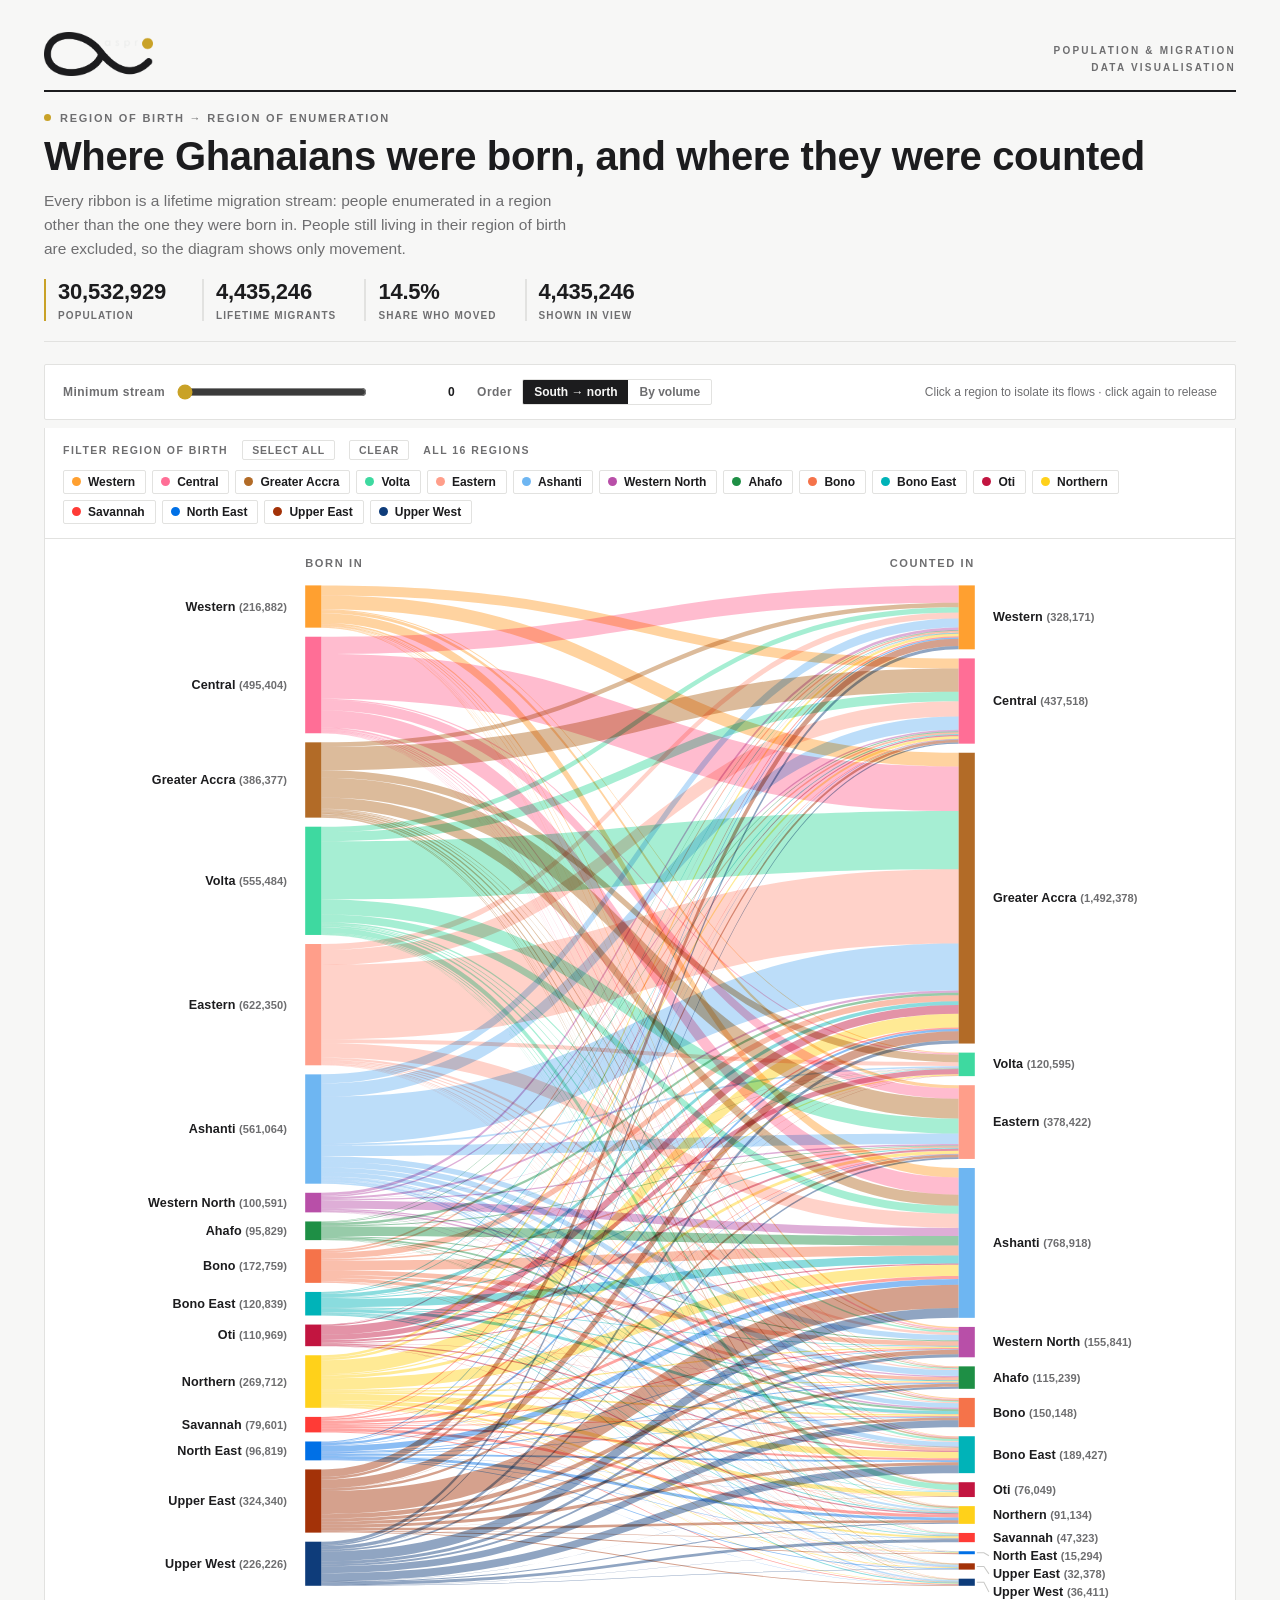
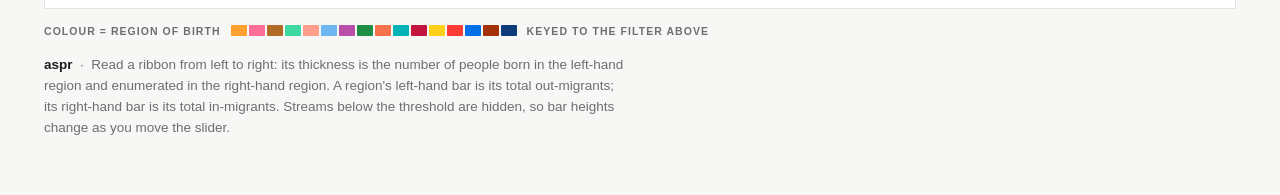
<file: data_viz/migration.html>
<!DOCTYPE html>
<html lang="en">
<head>
<meta charset="utf-8">
<meta name="viewport" content="width=device-width, initial-scale=1">
<title>Lifetime migration between regions, Ghana</title>
<style>
  :root{
    --paper:#F7F7F6;      /* canvas */
    --ink:#1C1C1E;        /* aspr mark */
    --ink-soft:#6E6E70;
    --gold:#C9A227;       /* aspr dot */
    --gold-soft:#EFE2B8;
    --rule:#E2E2E0;       /* aspr wordmark grey, darkened for contrast */
    --panel:#FFFFFF;
    --sans:"Century Gothic","CenturyGothic","URW Gothic","Apple Gothic",Futura,"Avant Garde",Poppins,"Trebuchet MS",sans-serif;
  }
  *{box-sizing:border-box}
  html,body{margin:0;padding:0;background:var(--paper);color:var(--ink);}
  body{
    font-family:var(--sans);
    font-weight:500;
    -webkit-font-smoothing:antialiased;
  }
  .wrap{max-width:1240px;margin:0 auto;padding:32px 24px 56px;}

  .brandbar{
    display:flex;align-items:flex-end;justify-content:space-between;gap:24px;
    padding-bottom:14px;border-bottom:2px solid var(--ink);margin-bottom:20px;
  }
  .brandbar img{height:44px;width:auto;display:block;}
  .brandbar .unit{
    text-align:right;font-size:10px;font-weight:700;letter-spacing:.22em;
    text-transform:uppercase;color:var(--ink-soft);line-height:1.7;
  }
  header{border-bottom:1px solid var(--rule);padding-bottom:20px;margin-bottom:22px;}
  .eyebrow::before{
    content:"";display:inline-block;width:7px;height:7px;border-radius:50%;
    background:var(--gold);margin-right:9px;vertical-align:1px;
  }
  .eyebrow{
    font-family:var(--sans);font-variant-numeric:tabular-nums;
    font-weight:700;font-size:11px;letter-spacing:.16em;text-transform:uppercase;color:var(--ink-soft);
    margin:0 0 10px;
  }
  h1{font-size:clamp(26px,4vw,40px);line-height:1.12;margin:0 0 10px;font-weight:700;letter-spacing:-.01em;}
  .standfirst{margin:0;max-width:62ch;font-size:15.5px;line-height:1.55;font-weight:500;color:var(--ink-soft);}

  .stats{display:flex;flex-wrap:wrap;gap:28px;margin-top:18px;}
  .stat{min-width:130px}
  .stat{border-left:2px solid var(--rule);padding-left:12px;}
  .stat:first-child{border-left-color:var(--gold);}
  .stat b{
    display:block;
    font-family:var(--sans);font-variant-numeric:tabular-nums;
    font-size:22px;font-weight:700;letter-spacing:-.01em;
  }
  .stat span{
    display:block;font-family:var(--sans);font-variant-numeric:tabular-nums;
    font-size:10px;font-weight:700;letter-spacing:.11em;text-transform:uppercase;color:var(--ink-soft);margin-top:5px;
  }

  .controls{
    display:flex;flex-wrap:wrap;align-items:center;gap:22px;
    background:var(--panel);border:1px solid var(--rule);border-radius:2px;
    padding:14px 18px;margin-bottom:8px;
    font-family:var(--sans);font-variant-numeric:tabular-nums;font-size:12px;
  }
  .controls label{display:flex;align-items:center;gap:10px;color:var(--ink-soft);font-weight:700;letter-spacing:.04em;}
  .controls input[type=range]{width:190px;accent-color:var(--gold);}
  .val{color:var(--ink);font-weight:700;min-width:76px;display:inline-block;text-align:right;}
  .seg{display:inline-flex;border:1px solid var(--rule);border-radius:2px;overflow:hidden;}
  .seg button{
    font:inherit;font-weight:700;padding:5px 11px;background:transparent;border:0;cursor:pointer;color:var(--ink-soft);
  }
  .seg button[aria-pressed=true]{background:var(--ink);color:var(--paper);}
  .seg button:focus-visible{outline:2px solid var(--gold);outline-offset:-2px;}
  .hint{color:var(--ink-soft);margin-left:auto;}

  .filter{
    background:var(--panel);border:1px solid var(--rule);border-top:0;
    padding:12px 18px 14px;
    font-family:var(--sans);font-variant-numeric:tabular-nums;font-size:12px;
  }
  .filter .head{
    display:flex;align-items:center;gap:14px;
    font-size:10.5px;font-weight:700;letter-spacing:.14em;text-transform:uppercase;color:var(--ink-soft);
    margin-bottom:10px;
  }
  .filter .head button{
    font:inherit;letter-spacing:.08em;text-transform:uppercase;
    background:transparent;border:1px solid var(--rule);border-radius:2px;
    padding:3px 9px;cursor:pointer;color:var(--ink-soft);
  }
  .filter .head button:hover{color:var(--ink);border-color:var(--ink);}
  .chips{display:flex;flex-wrap:wrap;gap:6px;}
  .chip{
    font:inherit;display:inline-flex;align-items:center;gap:7px;
    padding:4px 10px 4px 8px;font-weight:700;border:1px solid var(--rule);border-radius:2px;
    background:transparent;color:var(--ink);cursor:pointer;
  }
  .chip .dot{width:9px;height:9px;border-radius:50%;flex:0 0 9px;}
  .chip[aria-pressed=false]{opacity:.34;text-decoration:line-through;}
  .chip:focus-visible{outline:2px solid var(--gold);outline-offset:1px;}

  .chartcard{background:var(--panel);border:1px solid var(--rule);border-top:0;position:relative;}
  .colhead{
    display:flex;justify-content:space-between;
    font-family:var(--sans);font-variant-numeric:tabular-nums;
    font-size:11px;font-weight:700;letter-spacing:.14em;text-transform:uppercase;color:var(--ink-soft);
    padding:14px 22px 0;
  }
  svg{display:block;width:100%;height:auto;}

  .node rect{cursor:pointer;}
  .node text{font-family:var(--sans);font-variant-numeric:tabular-nums;font-size:var(--fs,12.5px);font-weight:700;letter-spacing:.005em;fill:var(--ink);cursor:pointer;}
  .node .num{fill:var(--ink-soft);font-size:var(--fsn,11px);font-weight:700;}
  .link{mix-blend-mode:multiply;}
  .dim{opacity:.07 !important;}

  #tip{
    position:fixed;pointer-events:none;opacity:0;transition:opacity .12s;
    background:var(--ink);color:#F1F3F2;padding:8px 11px;border-radius:2px;
    font-family:var(--sans);font-variant-numeric:tabular-nums;font-size:12px;font-weight:700;line-height:1.5;
    max-width:270px;z-index:10;
  }
  #tip b{font-weight:700}
  #tip .m{color:var(--gold)}

  .ramp{display:flex;align-items:center;gap:10px;margin-top:16px;font-family:var(--sans);font-variant-numeric:tabular-nums;font-size:10.5px;font-weight:700;letter-spacing:.1em;text-transform:uppercase;color:var(--ink-soft);}
  .ramp .bar{display:flex;gap:2px;height:11px;flex:0 0 auto;}
  .ramp .bar i{width:16px;height:11px;border-radius:1px;}
  footer{margin-top:18px;font-size:13.5px;font-weight:500;line-height:1.55;color:var(--ink-soft);max-width:78ch;}
  @media (max-width:720px){ .hint{display:none} .controls{gap:14px} }
  @media (prefers-reduced-motion:reduce){*{transition:none!important}}
</style>
</head>
<body>
<div class="wrap">
  <div class="brandbar">
    <img src="[data-uri]" alt="aspr">
    <div class="unit">Population &amp; migration<br>Data visualisation</div>
  </div>

  <header>
    <p class="eyebrow">Region of birth → region of enumeration</p>
    <h1>Where Ghanaians were born, and where they were counted</h1>
    <p class="standfirst">Every ribbon is a lifetime migration stream: people enumerated in a region other than the one they were born in. People still living in their region of birth are excluded, so the diagram shows only movement.</p>
    <div class="stats">
      <div class="stat"><b>30,532,929</b><span>Population</span></div>
      <div class="stat"><b>4,435,246</b><span>Lifetime migrants</span></div>
      <div class="stat"><b>14.5%</b><span>Share who moved</span></div>
      <div class="stat"><b id="s-shown">—</b><span>Shown in view</span></div>
    </div>
  </header>

  <div class="controls">
    <label>Minimum stream
      <input id="thresh" type="range" min="0" max="150000" step="2500" value="0">
      <span class="val" id="threshval">0</span>
    </label>
    <label>Order
      <span class="seg" role="group">
        <button id="ord-geo" aria-pressed="true">South → north</button>
        <button id="ord-vol" aria-pressed="false">By volume</button>
      </span>
    </label>
    <span class="hint">Click a region to isolate its flows · click again to release</span>
  </div>

  <div class="filter">
    <div class="head">
      <span>Filter region of birth</span>
      <button id="sel-all">Select all</button>
      <button id="sel-none">Clear</button>
      <span id="sel-count"></span>
    </div>
    <div class="chips" id="chips"></div>
  </div>

  <div class="chartcard">
    <svg id="chart" viewBox="0 0 1180 1060" data-default-viewbox="true" preserveAspectRatio="xMidYMid meet" role="img"
         aria-label="Sankey diagram of lifetime migration flows between the 16 regions of Ghana"></svg>
  </div>

  <div class="ramp">
    <span>Colour = region of birth</span>
    <span class="bar" id="rampbar"></span>
    <span>Keyed to the filter above</span>
  </div>

  <footer>
    <span style="color:var(--ink);font-weight:700">aspr</span> &nbsp;·&nbsp;
    Read a ribbon from left to right: its thickness is the number of people born in the left-hand region and enumerated in the right-hand region. A region's left-hand bar is its total out-migrants; its right-hand bar is its total in-migrants. Streams below the threshold are hidden, so bar heights change as you move the slider.
  </footer>
</div>
<div id="tip"></div>

<script>
const regions = ["Western","Central","Greater Accra","Volta","Eastern","Ashanti","Western North","Ahafo","Bono","Bono East","Oti","Northern","Savannah","North East","Upper East","Upper West"];

// rows = region of birth, cols = region of enumeration (diagonal = non-migrants, set to 0)
const M = [
[0,51825,70535,4619,16037,48189,8494,2842,5120,2927,734,1506,628,194,1586,1646],
[88979,0,228781,6482,53419,88570,8196,3528,5038,4584,2177,1776,1794,242,939,899],
[23843,119735,0,37708,101689,57302,4041,3191,6618,7991,8822,6941,1193,689,3667,2947],
[26830,48436,297947,0,76922,40030,8066,3906,4792,9530,28216,4580,3982,427,968,852],
[30154,77483,381651,20533,0,73353,12154,5801,5887,4549,4542,2560,606,274,1421,1382],
[46320,69153,241409,8861,54305,0,27760,29892,23494,23062,3282,10643,2917,2516,9698,7752],
[14083,7702,10982,1073,6472,41766,0,6301,7194,2308,278,480,404,134,727,687],
[3327,4139,12720,895,4441,49036,4974,0,9847,3197,290,923,363,212,751,714],
[9047,9578,30892,1249,7817,50082,23254,16341,0,16930,569,1969,1102,342,946,2641],
[4273,5410,19367,2355,5112,42259,4479,4638,14995,0,2445,5103,3984,569,1072,4778],
[1435,6130,44716,27348,10554,5716,479,385,662,6144,0,6403,439,162,195,201],
[12988,12566,70758,6659,15198,58189,6212,5305,9051,32222,21358,0,9830,3495,3320,2561],
[6211,2600,8144,706,2798,14996,6170,1847,4253,10152,1082,14962,0,705,710,4265],
[5921,2545,11474,409,2510,29772,3105,4916,3265,9558,1067,14677,2949,0,3805,846],
[38124,13768,45654,1017,12170,118674,22991,16179,14464,16009,744,13357,2125,4824,0,4240],
[16636,6448,17348,681,8978,50984,15466,10167,35468,40264,443,5254,15007,509,2573,0]
];

// hue encodes latitude: coastal/forest south = teal, savanna north = ochre-rust
// standard region palette, saturated for on-screen use.
// Order matches `regions`. Hue follows the GSS reference chart; every pair is
// at least ΔE 25 apart in Lab so no two regions read alike.
const colour = [
  "#FFA030", // Western        (guide #FDAE6B)
  "#FF6E96", // Central        (guide #EA879C)
  "#B26B27", // Greater Accra  (guide #CC9B7A)
  "#3ED9A0", // Volta          (guide #59A77F)
  "#FF9E8A", // Eastern        (guide #E5B9AD)
  "#6EB6F2", // Ashanti        (guide #7D96AF)
  "#B84FA8", // Western North  (guide #B173A0)
  "#1E8F45", // Ahafo          (guide #4B644B)
  "#F5734A", // Bono           (guide #EBA07E)
  "#00B3B8", // Bono East      (guide #09979B)
  "#C21540", // Oti            (guide #AE2B47)
  "#FFD11A", // Northern       (guide #FDD835)
  "#FF3B36", // Savannah       (guide #F94240)
  "#0070E6", // North East     (guide #0070C0)
  "#A33208", // Upper East     (guide #903000)
  "#0E3C7A"  // Upper West     (guide #0F3B6C)
];
document.getElementById('rampbar').innerHTML =
  colour.map(c=>`<i style="background:${c}"></i>`).join('');

const fmt = n => n.toLocaleString('en-US');

const SVG = document.getElementById('chart');
const NS = 'http://www.w3.org/2000/svg';
const Q = new URLSearchParams(location.search);
const W = +Q.get('w') || 1180, H = +Q.get('h') || 1060;
const SC = W/1180;                       // keeps type and gutters in proportion
const PAD_T = 46, PAD_B = 22;
const LEFT_X = 258*SC, RIGHT_X = W-258*SC-16*SC, NODE_W = 16*SC, GAP = 9*SC;
SVG.setAttribute('viewBox', `0 0 ${W} ${H}`);
SVG.style.setProperty('--fs',  (12.5*SC)+'px');
SVG.style.setProperty('--fsn', (11*SC)+'px');

let threshold = 0, order = 'geo', focus = null;
let born = new Set(regions.keys());   // regions of birth currently shown

function el(tag, attrs){ const e = document.createElementNS(NS,tag);
  for(const k in attrs) e.setAttribute(k, attrs[k]); return e; }

function draw(){
  SVG.textContent = '';
  const links = [];
  for(let s=0;s<16;s++){
    if(!born.has(s)) continue;
    for(let t=0;t<16;t++){
      const v = M[s][t];
      if(v >= threshold && v > 0) links.push({s,t,v});
    }
  }
  const shown = links.reduce((a,l)=>a+l.v,0);
  document.getElementById('s-shown').textContent = fmt(shown);

  if(!links.length){
    const msg = el('text',{x:W/2, y:H/2, 'text-anchor':'middle', fill:'#5A6B67',
      'font-family':'Century Gothic, URW Gothic, Futura, sans-serif', 'font-size':14*SC, 'font-weight':'700'});
    msg.textContent = born.size
      ? 'No stream from the selected regions reaches this threshold. Lower the minimum.'
      : 'Select at least one region of birth.';
    SVG.appendChild(msg);
    return;
  }

  const out = new Array(16).fill(0), inn = new Array(16).fill(0);
  links.forEach(l=>{ out[l.s]+=l.v; inn[l.t]+=l.v; });

  const idx = [...regions.keys()];
  const leftOrder  = order==='geo' ? idx.filter(i=>out[i]>0)
                                   : idx.filter(i=>out[i]>0).sort((a,b)=>out[b]-out[a]);
  const rightOrder = order==='geo' ? idx.filter(i=>inn[i]>0)
                                   : idx.filter(i=>inn[i]>0).sort((a,b)=>inn[b]-inn[a]);

  const avail = H - PAD_T - PAD_B;
  const nMax = Math.max(leftOrder.length, rightOrder.length);
  const k = (avail - GAP*(nMax-1)) / (shown||1);

  const pos = {};
  const place = (list, vals, side)=>{
    const tot = list.reduce((a,i)=>a+vals[i]*k,0) + GAP*(list.length-1);
    let y = PAD_T + (avail - tot)/2;
    list.forEach(i=>{ const h = Math.max(vals[i]*k, 1.2);
      pos[side+i] = {y0:y, y1:y+h, h}; y += h + GAP; });
  };
  place(leftOrder, out, 'L'); place(rightOrder, inn, 'R');

  // Labels are two lines tall, so thin neighbouring bars would collide.
  // Push them apart down the column, then pull the column back inside
  // the canvas. Any label that ends up off its bar gets a leader line.
  const LAB_MIN = 18*SC, LAB_TOP = PAD_T + 6*SC, LAB_BOT = H - 10*SC;
  function spread(list, side){
    const items = list.map(i=>({i, y:(pos[side+i].y0+pos[side+i].y1)/2}))
                      .sort((a,b)=>a.y-b.y);
    for(let n=1;n<items.length;n++)
      items[n].y = Math.max(items[n].y, items[n-1].y + LAB_MIN);
    if(items.length && items[items.length-1].y > LAB_BOT){
      items[items.length-1].y = LAB_BOT;
      for(let n=items.length-2;n>=0;n--)
        items[n].y = Math.min(items[n].y, items[n+1].y - LAB_MIN);
    }
    if(items.length && items[0].y < LAB_TOP){
      items[0].y = LAB_TOP;
      for(let n=1;n<items.length;n++)
        items[n].y = Math.max(items[n].y, items[n-1].y + LAB_MIN);
    }
    const map = {}; items.forEach(o=>map[o.i]=o.y); return map;
  }
  const labY = { L: spread(leftOrder,'L'), R: spread(rightOrder,'R') };

  // stack ribbons inside each bar, ordered by the partner's vertical position
  const cursorL = {}, cursorR = {};
  leftOrder.forEach(i=>cursorL[i]=pos['L'+i].y0);
  rightOrder.forEach(i=>cursorR[i]=pos['R'+i].y0);
  links.sort((a,b)=> (pos['R'+a.t].y0 - pos['R'+b.t].y0) || (pos['L'+a.s].y0 - pos['L'+b.s].y0));
  links.forEach(l=>{ const h=l.v*k;
    l.ly0=cursorL[l.s]; cursorL[l.s]+=h; l.lh=h; });
  links.slice().sort((a,b)=> (pos['L'+a.s].y0 - pos['L'+b.s].y0)).forEach(l=>{
    const h=l.v*k; l.ry0=cursorR[l.t]; cursorR[l.t]+=h; });

  const head = el('g',{}); SVG.appendChild(head);
  [['Born in', LEFT_X, 'start'], ['Counted in', RIGHT_X+NODE_W, 'end']].forEach(([txt,x,a])=>{
    const t = el('text',{x, y:20*SC+8, 'text-anchor':a, fill:'#6E6E70',
      'font-size':11*SC, 'font-weight':'700', 'letter-spacing':1.6*SC});
    t.textContent = txt.toUpperCase(); head.appendChild(t);
  });

  const gLinks = el('g',{}); SVG.appendChild(gLinks);
  const gNodes = el('g',{}); SVG.appendChild(gNodes);

  const x0 = LEFT_X + NODE_W, x1 = RIGHT_X, xm = (x0+x1)/2;
  links.forEach(l=>{
    const a=l.ly0, b=l.ly0+l.lh, c=l.ry0, d=l.ry0+l.lh;
    const p = el('path',{
      d:`M${x0},${a} C${xm},${a} ${xm},${c} ${x1},${c} L${x1},${d} C${xm},${d} ${xm},${b} ${x0},${b} Z`,
      fill: colour[l.s], 'fill-opacity':0.46, class:'link'
    });
    p.dataset.s=l.s; p.dataset.t=l.t;
    p.addEventListener('mousemove',e=>{
      p.setAttribute('fill-opacity',0.9);
      tip(e, `<b>${regions[l.s]} → ${regions[l.t]}</b><br>${fmt(l.v)} people<br>
        <span class="m">${(l.v/4435246*100).toFixed(1)}% of all lifetime migrants</span>`);
    });
    p.addEventListener('mouseleave',()=>{ p.setAttribute('fill-opacity',0.46); hide(); });
    gLinks.appendChild(p);
  });

  const node = (i, side)=>{
    const P = pos[side+i]; if(!P) return;
    const x = side==='L' ? LEFT_X : RIGHT_X;
    const g = el('g',{class:'node'});
    g.appendChild(el('rect',{x, y:P.y0, width:NODE_W, height:P.h, fill:colour[i]}));
    const tx = side==='L' ? x-18*SC : x+NODE_W+18*SC;
    const anchor = side==='L' ? 'end':'start';
    const mid = (P.y0+P.y1)/2;
    const ly = labY[side][i];
    if(Math.abs(ly-mid) > 1.5){
      const xa = side==='L' ? x-2*SC : x+NODE_W+2*SC;
      const xb = side==='L' ? x-9*SC : x+NODE_W+9*SC;
      const xc = side==='L' ? tx+4*SC : tx-4*SC;
      g.appendChild(el('path',{d:`M${xa},${mid} L${xb},${mid} L${xc},${ly}`,
        fill:'none', stroke:'#C9C9C7', 'stroke-width':SC}));
    }
    const t1 = el('text',{x:tx, y:ly+4*SC, 'text-anchor':anchor});
    t1.textContent = regions[i] + ' ';
    const sp = el('tspan',{class:'num'});
    sp.textContent = '(' + fmt(side==='L'?out[i]:inn[i]) + ')';
    t1.appendChild(sp);
    g.appendChild(t1);
    g.addEventListener('click',e=>{ e.stopPropagation();
      focus = (focus && focus.i===i && focus.side===side) ? null : {i, side}; applyFocus(); });
    g.addEventListener('mousemove',e=>tip(e, side==='L'
      ? `<b>${regions[i]}</b><br>${fmt(out[i])} left for other regions<br><span class="m">click to isolate</span>`
      : `<b>${regions[i]}</b><br>${fmt(inn[i])} arrived from other regions<br><span class="m">click to isolate</span>`));
    g.addEventListener('mouseleave',hide);
    gNodes.appendChild(g);
  };
  leftOrder.forEach(i=>node(i,'L'));
  rightOrder.forEach(i=>node(i,'R'));
  applyFocus();
}

function applyFocus(){
  SVG.querySelectorAll('.link').forEach(p=>{
    const on = !focus || (focus.side==='L' ? +p.dataset.s===focus.i : +p.dataset.t===focus.i);
    p.classList.toggle('dim', !on);
  });
}
document.addEventListener('click',()=>{ if(focus){ focus=null; applyFocus(); } });

const tipEl = document.getElementById('tip');
function tip(e, html){
  tipEl.innerHTML = html; tipEl.style.opacity = 1;
  const x = Math.min(e.clientX+14, innerWidth-280);
  tipEl.style.left = x+'px'; tipEl.style.top = (e.clientY+16)+'px';
}
function hide(){ tipEl.style.opacity = 0; }

const slider = document.getElementById('thresh');
slider.addEventListener('input',()=>{
  threshold = +slider.value;
  document.getElementById('threshval').textContent = fmt(threshold);
  focus = null; draw();
});
const bGeo = document.getElementById('ord-geo'), bVol = document.getElementById('ord-vol');
bGeo.addEventListener('click',e=>{e.stopPropagation(); order='geo';
  bGeo.setAttribute('aria-pressed','true'); bVol.setAttribute('aria-pressed','false'); draw();});
bVol.addEventListener('click',e=>{e.stopPropagation(); order='vol';
  bVol.setAttribute('aria-pressed','true'); bGeo.setAttribute('aria-pressed','false'); draw();});

const chipsBox = document.getElementById('chips');
const chips = regions.map((name,i)=>{
  const b = document.createElement('button');
  b.className = 'chip'; b.type = 'button'; b.setAttribute('aria-pressed','true');
  b.innerHTML = `<span class="dot" style="background:${colour[i]}"></span>${name}`;
  b.addEventListener('click',e=>{
    e.stopPropagation();
    born.has(i) ? born.delete(i) : born.add(i);
    focus = null; syncChips(); draw();
  });
  chipsBox.appendChild(b);
  return b;
});
function syncChips(){
  chips.forEach((b,i)=>b.setAttribute('aria-pressed', born.has(i) ? 'true' : 'false'));
  document.getElementById('sel-count').textContent =
    born.size === 16 ? 'all 16 regions' : `${born.size} of 16 selected`;
}
document.getElementById('sel-all').addEventListener('click',e=>{
  e.stopPropagation(); born = new Set(regions.keys()); focus = null; syncChips(); draw();
});
document.getElementById('sel-none').addEventListener('click',e=>{
  e.stopPropagation(); born = new Set(); focus = null; syncChips(); draw();
});

syncChips();
draw();
</script>
</body>
</html>
</file>
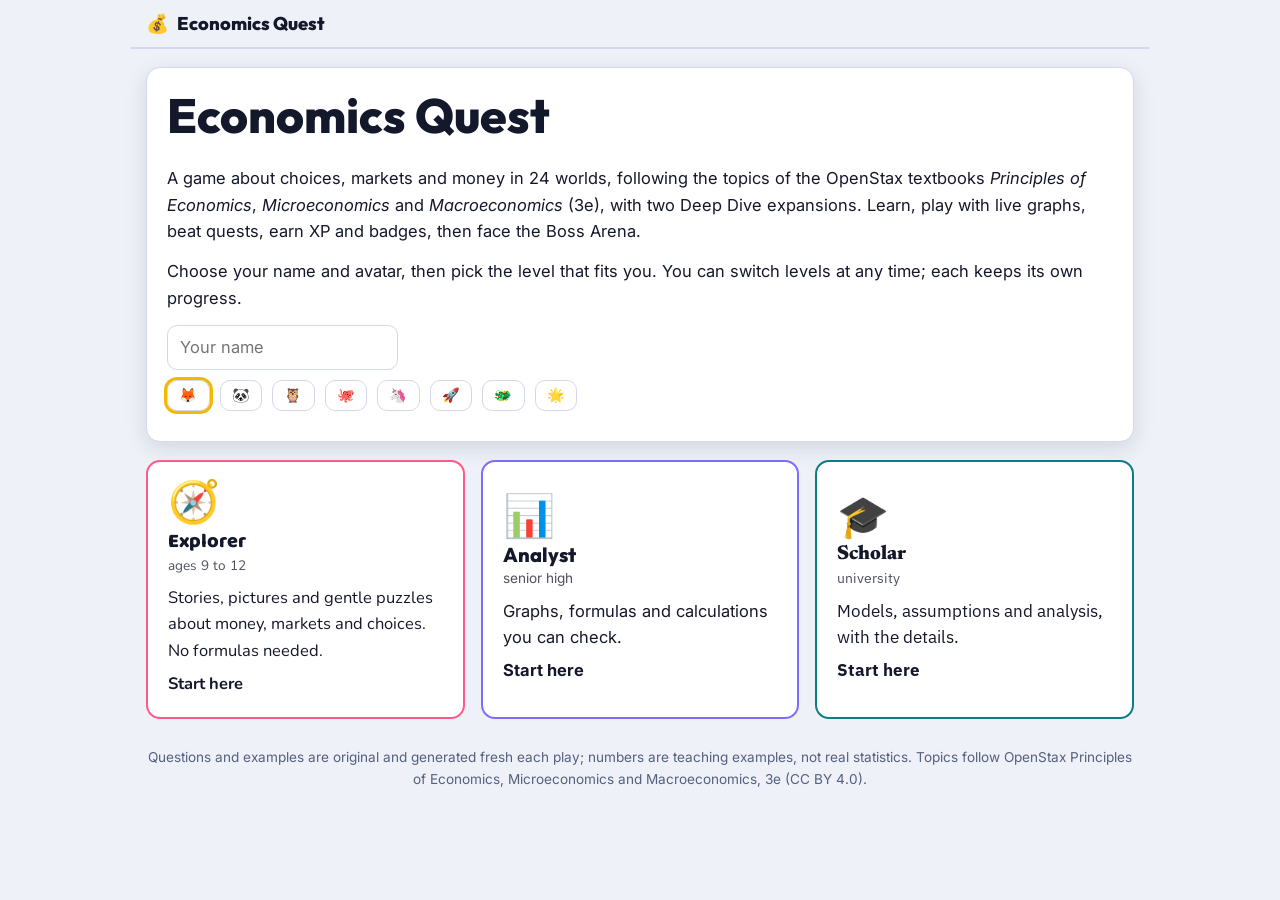
<file: games/ecomonics.html>
<!DOCTYPE html>
<html lang="en">
<head>
<meta charset="utf-8">
<meta name="viewport" content="width=device-width, initial-scale=1, viewport-fit=cover">
<title>Economics Quest: a game of choices and markets, in three levels</title>
<link rel="preconnect" href="https://fonts.googleapis.com">
<link rel="preconnect" href="https://fonts.gstatic.com" crossorigin>
<link href="https://fonts.googleapis.com/css2?family=Baloo+2:wght@600;800&family=Nunito:wght@600;700;800&family=Outfit:wght@500;700;800&family=Inter:wght@400;500;600&family=Newsreader:opsz,wght@6..72,500;6..72,700&family=IBM+Plex+Sans:wght@400;500;600&family=IBM+Plex+Mono:wght@500&display=swap" rel="stylesheet">
<style>
:root{
  box-sizing:border-box;padding-top:env(safe-area-inset-top,0px);padding-bottom:env(safe-area-inset-bottom,0px);
  --bg:#EEF1F8;--card:#FFFFFF;--card2:#F5F7FC;--ink:#14182B;--muted:#56607F;--line:#D3D9EA;--good:#12945A;--bad:#D4294B;--on:#FFFFFF;
  --dots:rgba(90,100,160,.14);--shadow:rgba(20,24,43,.12);
  --hf:'Outfit',system-ui,sans-serif;--bf:'Inter',system-ui,sans-serif;--rad:14px;
  --acc:#6C5CE7;--acc2:#00A88F;--acc3:#F0693E;--gold:#F5B800;
}
@media (prefers-color-scheme:dark){
  :root:not([data-theme="light"]){--bg:#0C1020;--card:#151B33;--card2:#1B2342;--ink:#EEF1FF;--muted:#A5AED0;--line:#2A3459;--good:#4ADE80;--bad:#FF6B8A;--dots:rgba(165,174,208,.10);--shadow:rgba(0,0,0,.5);}
}
:root[data-theme="dark"]{--bg:#0C1020;--card:#151B33;--card2:#1B2342;--ink:#EEF1FF;--muted:#A5AED0;--line:#2A3459;--good:#4ADE80;--bad:#FF6B8A;--dots:rgba(165,174,208,.10);--shadow:rgba(0,0,0,.5);}
[data-lv="e"]{--hf:'Baloo 2','Trebuchet MS',sans-serif;--bf:'Nunito',system-ui,sans-serif;--rad:20px;--acc:#FF5A87;--acc2:#2EC4A6;--acc3:#7B5CFF;--gold:#FFC93C}
[data-lv="a"]{--hf:'Outfit',system-ui,sans-serif;--bf:'Inter',system-ui,sans-serif;--rad:14px;--acc:#7C6CFF;--acc2:#19D3B0;--acc3:#FF7A59;--gold:#FFC53D}
[data-lv="s"]{--hf:'Newsreader',Georgia,serif;--bf:'IBM Plex Sans',system-ui,sans-serif;--rad:8px;--acc:#0E7C86;--acc2:#B8901E;--acc3:#B23A48;--gold:#D4A62A}
html{height:100%;scroll-padding-top:calc(env(safe-area-inset-top,0px) + 70px)}
*,*::before,*::after{box-sizing:inherit}
body{margin:0;min-height:100%;background:var(--bg);color:var(--ink);font-family:var(--bf);font-size:16.5px;line-height:1.6}
[data-lv="e"] body,body[data-lv="e"]{background-image:radial-gradient(circle,var(--dots) 1.6px,transparent 1.8px);background-size:24px 24px;font-weight:600}
h1,h2,h3,h4{font-family:var(--hf);line-height:1.15;margin:0 0 .45em;font-weight:800}
[data-lv="s"] h1,[data-lv="s"] h2,[data-lv="s"] h3{font-weight:700;letter-spacing:-.01em}
h1{font-size:clamp(1.9rem,5vw,3rem)} h2{font-size:clamp(1.4rem,3.5vw,2rem)} h3{font-size:1.25rem}
p{margin:.45em 0 .85em}
button{font:inherit;color:inherit}
:focus-visible{outline:3px solid var(--gold);outline-offset:3px;border-radius:8px}
code,.mono{font-family:'IBM Plex Mono',ui-monospace,monospace}
.app{max-width:1020px;margin:0 auto;padding:0 16px 70px}
.top{position:sticky;top:env(safe-area-inset-top,0px);z-index:30;margin:0 -16px 18px;padding:9px 16px;background:var(--bg);border-bottom:2px solid var(--line);display:flex;align-items:center;gap:12px;flex-wrap:wrap}
.brand{display:flex;align-items:center;gap:8px;background:none;border:0;padding:0;cursor:pointer;font-family:var(--hf);font-weight:800;font-size:1.15rem}
.who{display:flex;align-items:center;gap:8px;margin-left:auto;font-size:.88rem}
.xpbar{width:110px;height:12px;border-radius:99px;background:var(--line);overflow:hidden;border:1px solid var(--line)}
.xpbar i{display:block;height:100%;background:linear-gradient(90deg,var(--acc),var(--acc2));width:0;transition:width .5s}
.chip{display:inline-flex;align-items:center;gap:5px;padding:2px 10px;border-radius:99px;background:var(--card);border:1px solid var(--line);font-weight:700;font-size:.85rem}
.card{background:var(--card);border:1px solid var(--line);border-radius:var(--rad);padding:20px;box-shadow:0 6px 22px var(--shadow)}
[data-lv="e"] .card{border:3px solid var(--ink);box-shadow:5px 5px 0 var(--ink)}
.card+.card{margin-top:16px}
.btn{display:inline-flex;align-items:center;gap:8px;cursor:pointer;background:var(--acc);color:var(--on);border:1px solid transparent;border-radius:calc(var(--rad) - 4px);padding:.55em 1.2em;font-family:var(--hf);font-weight:800;font-size:1.02rem;transition:transform .08s,filter .15s}
.btn:hover{filter:brightness(1.08);transform:translateY(-1px)} .btn:active{transform:translateY(1px)}
[data-lv="e"] .btn{border:3px solid var(--ink);box-shadow:0 4px 0 var(--ink)}
[data-lv="e"] .btn:active{box-shadow:0 1px 0 var(--ink);transform:translateY(3px)}
.btn.alt{background:var(--card);color:var(--ink);border-color:var(--line)}
[data-lv="e"] .btn.alt{border-color:var(--ink)}
.btn.g2{background:var(--acc2)} .btn.g3{background:var(--acc3)}
.btn.sm{padding:.25em .8em;font-size:.88rem}
.btn[disabled]{opacity:.45;cursor:not-allowed}
.btn.on{outline:3px solid var(--gold)}
.row{display:flex;flex-wrap:wrap;gap:10px;align-items:center;margin:10px 0}
.levels{display:grid;grid-template-columns:repeat(auto-fit,minmax(250px,1fr));gap:16px;margin-top:18px}
.lvcard{cursor:pointer;text-align:left;padding:20px;border-radius:var(--rad);background:var(--card);border:2px solid var(--line);color:var(--ink);transition:transform .12s}
.lvcard:hover{transform:translateY(-4px)}
.lvcard .big{font-size:2.6rem;line-height:1}
.lvcard h3{margin:.3em 0 .1em}
.lvcard.e{border-color:#FF5A87;font-family:'Nunito',sans-serif} .lvcard.a{border-color:#7C6CFF;font-family:'Inter',sans-serif} .lvcard.s{border-color:#0E7C86;font-family:'IBM Plex Sans',sans-serif}
.lvcard.e h3{font-family:'Baloo 2'} .lvcard.a h3{font-family:'Outfit'} .lvcard.s h3{font-family:'Newsreader',serif}
.map{display:grid;grid-template-columns:repeat(auto-fill,minmax(210px,1fr));gap:14px}
.world{position:relative;text-align:left;cursor:pointer;background:var(--card);border:1px solid var(--line);border-radius:var(--rad);padding:14px 14px 12px;min-height:150px;display:flex;flex-direction:column;gap:3px;color:var(--ink);transition:transform .12s}
[data-lv="e"] .world{border:3px solid var(--ink);box-shadow:4px 4px 0 var(--ink)}
.world:hover{transform:translateY(-3px)}
.world .em{font-size:2rem;line-height:1}
.world .nm{font-family:var(--hf);font-weight:800;font-size:1.08rem;line-height:1.15;margin-top:4px}
.world .ch{font-size:.78rem;color:var(--muted)}
.world .st{margin-top:auto;letter-spacing:2px}
.world.lock{opacity:.55;cursor:not-allowed}
.world.next::after{content:"Next up";position:absolute;top:-10px;right:10px;background:var(--acc);color:var(--on);border-radius:99px;padding:0 10px;font-size:.78rem;font-weight:800;font-family:var(--hf)}
.tabs{display:flex;gap:6px;margin:12px 0 16px;flex-wrap:wrap}
.tab{border:1px solid var(--line);background:var(--card);padding:6px 16px;border-radius:99px;cursor:pointer;font-family:var(--hf);font-weight:800}
.tab.on{background:var(--acc);color:var(--on);border-color:transparent}
.learn{display:grid;grid-template-columns:auto 1fr;gap:18px;align-items:start}
.learn .ic{font-size:3rem;line-height:1;background:var(--card2);border:1px solid var(--line);border-radius:var(--rad);padding:12px 14px}
.learn h3{font-size:1.4rem}
.learn p,.learn li{font-size:1.04rem}
.tag{display:inline-block;font-size:.76rem;font-weight:700;color:var(--muted);border:1px dashed var(--muted);border-radius:99px;padding:0 10px;margin-bottom:6px}
.formula{font-family:'IBM Plex Mono',monospace;background:var(--card2);border:1px solid var(--line);border-left:4px solid var(--acc);border-radius:8px;padding:9px 12px;margin:8px 0;font-size:.92rem;overflow-x:auto;white-space:pre-wrap;font-weight:500}
.dots{display:flex;gap:6px;justify-content:center;margin:14px 0 4px}
.dots i{width:10px;height:10px;border-radius:50%;background:var(--line)} .dots i.on{background:var(--acc)}
.hud{display:flex;flex-wrap:wrap;gap:10px;align-items:center;margin-bottom:12px}
.hearts{font-size:1.4rem;letter-spacing:2px}
.qtext{font-size:1.2rem;font-family:var(--hf);font-weight:700;margin:6px 0 10px}
[data-lv="s"] .qtext,[data-lv="a"] .qtext{font-family:var(--bf);font-weight:600}
.data{font-family:'IBM Plex Mono',monospace;background:var(--card2);border:1px solid var(--line);border-radius:10px;padding:8px 12px;margin:8px 0;font-size:.95rem;overflow-x:auto}
.opts{display:grid;gap:9px;margin:10px 0}
.opt{cursor:pointer;text-align:left;background:var(--card2);border:1px solid var(--line);border-radius:12px;padding:10px 14px;color:var(--ink);font-weight:600}
[data-lv="e"] .opt{border:3px solid var(--ink);box-shadow:0 3px 0 var(--ink)}
.opt:hover{filter:brightness(1.05)}
.opt.right{background:var(--good);color:#06210F;border-color:var(--good)} .opt.wrong{background:var(--bad);color:#fff;border-color:var(--bad)}
input.ans,select.sel{font:inherit;padding:8px 12px;border:1px solid var(--line);border-radius:10px;background:var(--card);color:var(--ink);width:11em;max-width:100%}
[data-lv="e"] input.ans{border:3px solid var(--ink)}
.fb{min-height:1.5em;margin:8px 0;font-weight:700}
.fb.good{color:var(--good)} .fb.bad{color:var(--bad)}
.why{background:var(--card2);border-radius:10px;padding:9px 12px;margin:8px 0;font-size:.95rem;border:1px dashed var(--line)}
.kpis{display:grid;grid-template-columns:repeat(auto-fit,minmax(130px,1fr));gap:9px;margin:10px 0}
.kpi{background:var(--card2);border:1px solid var(--line);border-radius:12px;padding:8px 12px}
.kpi b{display:block;font-family:'IBM Plex Mono',monospace;font-size:1.2rem}
.kpi span{font-size:.76rem;color:var(--muted)}
.ctrl{display:grid;grid-template-columns:1fr auto;gap:2px 10px;align-items:center;margin:5px 0}
.ctrl label{font-weight:700;font-size:.92rem}
.ctrl output{font-family:'IBM Plex Mono',monospace;font-size:.9rem;min-width:3.6em;text-align:right}
.ctrl input[type=range]{grid-column:1/-1;width:100%;accent-color:var(--acc);height:26px}
.ctrls{display:grid;grid-template-columns:repeat(auto-fit,minmax(250px,1fr));gap:2px 20px}
.chart{width:100%;height:auto;display:block;background:var(--card);border:1px solid var(--line);border-radius:12px;touch-action:none}
.chart text{fill:var(--ink);font-family:var(--bf);font-size:11px}
.chart .mut{fill:var(--muted)} .chart .gl{stroke:var(--line)} .chart .ax{stroke:var(--muted)}
.twocol{display:grid;grid-template-columns:1fr 1fr;gap:14px}
.callout{border-radius:12px;padding:10px 14px;margin:12px 0;background:var(--card2);border-left:4px solid var(--acc)}
.callout b.t{display:block;font-size:.74rem;letter-spacing:.07em;text-transform:uppercase;color:var(--muted)}
.win{text-align:center}
.badge{display:inline-grid;place-items:center;width:130px;height:130px;border-radius:50%;background:var(--gold);color:#14182B;font-size:3.3rem;border:3px solid var(--ink);box-shadow:0 6px 0 var(--ink);margin:6px auto 10px;animation:pop .6s cubic-bezier(.2,1.6,.4,1)}
@keyframes pop{from{transform:scale(.2) rotate(-30deg)}}
.stars{font-size:2rem;letter-spacing:4px}
.toast{position:fixed;left:50%;bottom:calc(env(safe-area-inset-bottom,0px) + 22px);transform:translateX(-50%);background:var(--ink);color:var(--bg);padding:10px 18px;border-radius:99px;font-weight:700;z-index:60;animation:rise .35s}
@keyframes rise{from{transform:translate(-50%,20px);opacity:0}}
.confetti{position:fixed;inset:0;pointer-events:none;overflow:hidden;z-index:50}
.confetti i{position:absolute;top:-20px;width:10px;height:16px;animation:fall 2.4s linear forwards}
@keyframes fall{to{transform:translateY(110vh) rotate(720deg)}}
.badges{display:flex;flex-wrap:wrap;gap:10px}
.bdg{width:92px;text-align:center;font-size:.76rem;line-height:1.2}
.bdg .i{display:grid;place-items:center;width:58px;height:58px;margin:0 auto 4px;border-radius:50%;background:var(--card2);border:2px solid var(--line);font-size:1.7rem;filter:grayscale(1);opacity:.45}
.bdg.got .i{filter:none;opacity:1;background:var(--gold);border-color:var(--ink)}
.tbl{border-collapse:collapse;width:100%;font-size:.9rem}
.tbl th,.tbl td{padding:5px 9px;border-bottom:1px solid var(--line);text-align:right}
.tbl th:first-child,.tbl td:first-child{text-align:left}
.shake{animation:shake .35s}
@keyframes shake{25%{transform:translateX(-7px)}75%{transform:translateX(7px)}}
.foot{margin-top:28px;text-align:center;color:var(--muted);font-size:.85rem}
.linkbtn{background:none;border:0;padding:0;color:var(--muted);text-decoration:underline;cursor:pointer;font:inherit}
@media (max-width:640px){.learn{grid-template-columns:1fr}.twocol{grid-template-columns:1fr}.xpbar{width:70px}.brand span.t{display:none}}
@media (prefers-reduced-motion:reduce){*{animation:none!important;transition:none!important}}
</style>
</head>
<body>
<div id="app" class="app"><noscript><p style="padding:24px">Stats Quest needs JavaScript. Please enable it and reload.</p></noscript></div>
<script>
(function(){
'use strict';
const S=window.S={};
S.rng=function(seed){let a=seed>>>0;return function(){a|=0;a=a+0x6D2B79F5|0;let t=Math.imul(a^a>>>15,1|a);t=t+Math.imul(t^t>>>7,61|t)^t;return((t^t>>>14)>>>0)/4294967296;};};
S.R=Math.random;
S.int=(a,b,r)=>a+Math.floor((r||S.R)()*(b-a+1));
S.pick=(arr,r)=>arr[Math.floor((r||S.R)()*arr.length)];
S.shuffle=(a,r)=>{a=a.slice();r=r||S.R;for(let i=a.length-1;i>0;i--){const j=Math.floor(r()*(i+1));[a[i],a[j]]=[a[j],a[i]];}return a;};
S.norm01=r=>{r=r||S.R;let u=0,v=0;while(!u)u=r();while(!v)v=r();return Math.sqrt(-2*Math.log(u))*Math.cos(2*Math.PI*v);};
S.sum=a=>a.reduce((s,x)=>s+x,0);
S.mean=a=>S.sum(a)/a.length;
S.median=a=>{const b=a.slice().sort((x,y)=>x-y),n=b.length;return n%2?b[(n-1)/2]:(b[n/2-1]+b[n/2])/2;};
S.mode=a=>{const c={};a.forEach(x=>c[x]=(c[x]||0)+1);let best=null,m=0;for(const k in c){if(c[k]>m){m=c[k];best=+k;}}const ties=Object.keys(c).filter(k=>c[k]===m).length;return {v:best,n:m,unique:ties===1};};
S.vari=a=>{const m=S.mean(a);return S.sum(a.map(x=>(x-m)**2))/(a.length-1);};
S.sd=a=>Math.sqrt(S.vari(a));
S.quart=a=>{const b=a.slice().sort((x,y)=>x-y),n=b.length,h=Math.floor(n/2);const lo=b.slice(0,h),hi=b.slice(n%2?h+1:h);return {q1:S.median(lo),q3:S.median(hi)};};
S.iqr=a=>{const q=S.quart(a);return q.q3-q.q1;};
S.skew=a=>{const m=S.mean(a),s=Math.sqrt(S.sum(a.map(x=>(x-m)**2))/a.length);return s===0?0:S.sum(a.map(x=>((x-m)/s)**3))/a.length;};
S.kurt=a=>{const m=S.mean(a),s2=S.sum(a.map(x=>(x-m)**2))/a.length;return s2===0?0:S.sum(a.map(x=>(x-m)**4))/a.length/(s2*s2)-3;};
/* normal */
S.erf=x=>{const s=Math.sign(x);x=Math.abs(x);const t=1/(1+0.3275911*x);const y=1-(((((1.061405429*t-1.453152027)*t)+1.421413741)*t-0.284496736)*t+0.254829592)*t*Math.exp(-x*x);return s*y;};
S.cdf=z=>0.5*(1+S.erf(z/Math.SQRT2));
S.pdf=z=>Math.exp(-z*z/2)/Math.sqrt(2*Math.PI);
S.inv=p=>{if(p<=0)return -Infinity;if(p>=1)return Infinity;const a=[-3.969683028665376e+01,2.209460984245205e+02,-2.759285104469687e+02,1.383577518672690e+02,-3.066479806614716e+01,2.506628277459239e+00],b=[-5.447609879822406e+01,1.615858368580409e+02,-1.556989798598866e+02,6.680131188771972e+01,-1.328068155288572e+01],c=[-7.784894002430293e-03,-3.223964580411365e-01,-2.400758277161838e+00,-2.549732539343734e+00,4.374664141464968e+00,2.938163982698783e+00],d=[7.784695709041462e-03,3.224671290700398e-01,2.445134137142996e+00,3.754408661907416e+00];
  const pl=0.02425,ph=1-pl;let q,r;
  if(p<pl){q=Math.sqrt(-2*Math.log(p));return (((((c[0]*q+c[1])*q+c[2])*q+c[3])*q+c[4])*q+c[5])/((((d[0]*q+d[1])*q+d[2])*q+d[3])*q+1);}
  if(p<=ph){q=p-0.5;r=q*q;return (((((a[0]*r+a[1])*r+a[2])*r+a[3])*r+a[4])*r+a[5])*q/(((((b[0]*r+b[1])*r+b[2])*r+b[3])*r+b[4])*r+1);}
  q=Math.sqrt(-2*Math.log(1-p));return -(((((c[0]*q+c[1])*q+c[2])*q+c[3])*q+c[4])*q+c[5])/((((d[0]*q+d[1])*q+d[2])*q+d[3])*q+1);};
/* gamma / beta */
S.lgam=x=>{const c=[76.18009172947146,-86.50532032941677,24.01409824083091,-1.231739572450155,0.1208650973866179e-2,-0.5395239384953e-5];let y=x,t=x+5.5;t-=(x+0.5)*Math.log(t);let s=1.000000000190015;for(let j=0;j<6;j++)s+=c[j]/++y;return -t+Math.log(2.5066282746310005*s/x);};
S.betacf=(x,a,b)=>{const MAXIT=200,EPS=3e-12,FP=1e-300;let qab=a+b,qap=a+1,qam=a-1,c=1,d=1-qab*x/qap;if(Math.abs(d)<FP)d=FP;d=1/d;let h=d;for(let m=1;m<=MAXIT;m++){const m2=2*m;let aa=m*(b-m)*x/((qam+m2)*(a+m2));d=1+aa*d;if(Math.abs(d)<FP)d=FP;c=1+aa/c;if(Math.abs(c)<FP)c=FP;d=1/d;h*=d*c;aa=-(a+m)*(qab+m)*x/((a+m2)*(qap+m2));d=1+aa*d;if(Math.abs(d)<FP)d=FP;c=1+aa/c;if(Math.abs(c)<FP)c=FP;d=1/d;const del=d*c;h*=del;if(Math.abs(del-1)<EPS)break;}return h;};
S.betai=(x,a,b)=>{if(x<=0)return 0;if(x>=1)return 1;const bt=Math.exp(S.lgam(a+b)-S.lgam(a)-S.lgam(b)+a*Math.log(x)+b*Math.log(1-x));return x<(a+1)/(a+b+2)?bt*S.betacf(x,a,b)/a:1-bt*S.betacf(1-x,b,a)/b;};
S.tcdf=(t,df)=>{const x=df/(df+t*t),p=0.5*S.betai(x,df/2,0.5);return t>0?1-p:p;};
S.tinv=(p,df)=>{let lo=-60,hi=60;for(let i=0;i<100;i++){const m=(lo+hi)/2;if(S.tcdf(m,df)<p)lo=m;else hi=m;}return (lo+hi)/2;};
S.tp2=(t,df)=>2*(1-S.tcdf(Math.abs(t),df));
S.gammaP=(a,x)=>{if(x<=0)return 0;const gln=S.lgam(a);if(x<a+1){let ap=a,sum=1/a,del=sum;for(let n=0;n<300;n++){ap++;del*=x/ap;sum+=del;if(Math.abs(del)<Math.abs(sum)*1e-14)break;}return sum*Math.exp(-x+a*Math.log(x)-gln);}let b=x+1-a,c=1/1e-300,d=1/b,h=d;for(let i=1;i<300;i++){const an=-i*(i-a);b+=2;d=an*d+b;if(Math.abs(d)<1e-300)d=1e-300;c=b+an/c;if(Math.abs(c)<1e-300)c=1e-300;d=1/d;const del=d*c;h*=del;if(Math.abs(del-1)<1e-14)break;}return 1-Math.exp(-x+a*Math.log(x)-gln)*h;};
S.chicdf=(x,df)=>S.gammaP(df/2,x/2);
S.chip=(x,df)=>1-S.chicdf(x,df);
S.chiinv=(p,df)=>{let lo=0,hi=500;for(let i=0;i<100;i++){const m=(lo+hi)/2;if(S.chicdf(m,df)<p)lo=m;else hi=m;}return (lo+hi)/2;};
/* binomial */
S.lchoose=(n,k)=>S.lgam(n+1)-S.lgam(k+1)-S.lgam(n-k+1);
S.bpmf=(n,k,p)=>{if(k<0||k>n)return 0;if(p<=0)return k===0?1:0;if(p>=1)return k===n?1:0;return Math.exp(S.lchoose(n,k)+k*Math.log(p)+(n-k)*Math.log(1-p));};
S.bcdf=(n,k,p)=>{let s=0;for(let i=0;i<=Math.floor(k);i++)s+=S.bpmf(n,i,p);return Math.min(1,s);};
S.btwo=(n,k,p)=>{const pk=S.bpmf(n,k,p);let s=0;for(let i=0;i<=n;i++){const q=S.bpmf(n,i,p);if(q<=pk*(1+1e-9))s+=q;}return Math.min(1,s);};
/* regression */
S.ols=(x,y)=>{const n=x.length,mx=S.mean(x),my=S.mean(y);let sxx=0,sxy=0,syy=0;for(let i=0;i<n;i++){sxx+=(x[i]-mx)**2;sxy+=(x[i]-mx)*(y[i]-my);syy+=(y[i]-my)**2;}const b=sxy/sxx,a=my-b*mx,r=sxy/Math.sqrt(sxx*syy);let sse=0;for(let i=0;i<n;i++)sse+=(y[i]-a-b*x[i])**2;const s2=n>2?sse/(n-2):NaN,se=Math.sqrt(s2/sxx);return {a,b,r,r2:r*r,sse,se,t:b/se,df:n-2,n,mx,my};};
S.welch=(a,b)=>{const m1=S.mean(a),m2=S.mean(b),v1=S.vari(a),v2=S.vari(b),n1=a.length,n2=b.length;const se=Math.sqrt(v1/n1+v2/n2),t=(m1-m2)/se;const df=(v1/n1+v2/n2)**2/((v1/n1)**2/(n1-1)+(v2/n2)**2/(n2-1));return {m1,m2,v1,v2,se,t,df,p:S.tp2(t,df),diff:m1-m2};};
S.chisq2=(o)=>{const r1=o[0]+o[1],r2=o[2]+o[3],c1=o[0]+o[2],c2=o[1]+o[3],n=r1+r2;const e=[r1*c1/n,r1*c2/n,r2*c1/n,r2*c2/n];let x=0;for(let i=0;i<4;i++)x+=(o[i]-e[i])**2/e[i];return {e,chi:x,p:S.chip(x,1),n};};
S.fmt=(x,d)=>{if(x==null||!isFinite(x))return '–';return Number(x).toLocaleString('en-US',{maximumFractionDigits:d==null?2:d,minimumFractionDigits:0});};
S.f=(x,d)=>Number(x).toFixed(d);
})();
(function(){
'use strict';
const Q=window.Q={labs:{},worlds:[]};Q.S=window.S;
const NS='http://www.w3.org/2000/svg';
const el=Q.el=function(tag,attrs,...kids){const e=document.createElement(tag);if(attrs)for(const k in attrs){const v=attrs[k];if(k==='class')e.className=v;else if(k==='html')e.innerHTML=v;else if(k.slice(0,2)==='on')e.addEventListener(k.slice(2),v);else if(v!==false&&v!=null)e.setAttribute(k,v);}for(const c of kids.flat(2)){if(c==null||c===false)continue;e.append(c.nodeType?c:document.createTextNode(String(c)));}return e;};
const sv=Q.sv=function(tag,attrs,...kids){const e=document.createElementNS(NS,tag);for(const k in attrs||{})e.setAttribute(k,attrs[k]);for(const c of kids.flat(2)){if(c==null)continue;e.append(c.nodeType?c:document.createTextNode(String(c)));}return e;};
Q.slider=function(parent,o){const out=el('output',null,'');const id='s'+Math.random().toString(36).slice(2,8);const inp=el('input',{type:'range',id,min:o.min,max:o.max,step:o.step||1,value:o.value,'aria-label':o.label});
  const show=()=>{out.textContent=(o.pre||'')+Number(inp.value).toLocaleString('en-US',{maximumFractionDigits:o.dec||0,minimumFractionDigits:o.dec||0})+(o.suf||'');};
  inp.addEventListener('input',()=>{show();o.on&&o.on(+inp.value);});show();parent.append(el('div',{class:'ctrl'},el('label',{for:id},o.label),out,inp));return {get:()=>+inp.value,set:v=>{inp.value=v;show();}};};
Q.toggle=function(parent,items,cur,on){const w=el('div',{class:'row'});const bs=[];items.forEach(it=>{const b=el('button',{class:'btn sm alt'+(it[0]===cur?' on':''),onclick:()=>{bs.forEach(x=>x.classList.remove('on'));b.classList.add('on');on(it[0]);}},it[1]);bs.push(b);w.append(b);});parent.append(w);return w;};
Q.kpis=items=>el('div',{class:'kpis'},items.map(i=>el('div',{class:'kpi'},el('b',null,i[0]),el('span',null,i[1]))));
Q.callout=(t,h)=>el('div',{class:'callout'},t?el('b',{class:'t'},t):null,el('div',{html:h}));
function nice(lo,hi,n){n=n||5;if(hi===lo)hi=lo+1;const raw=(hi-lo)/n,mag=Math.pow(10,Math.floor(Math.log10(raw))),r=raw/mag,step=(r<1.5?1:r<3?2:r<7?5:10)*mag;const t=[];for(let v=Math.ceil(lo/step-1e-9)*step;v<=hi+1e-9;v+=step)t.push(+v.toFixed(10));return t;}
Q.nice=nice;
const svg=(W,H,label)=>sv('svg',{viewBox:'0 0 '+W+' '+H,class:'chart',role:'img','aria-label':label||'Chart'});
const P={l:48,r:14,t:14,b:34};
function axes(s,W,H,x0,x1,y0,y1,o){o=o||{};const X=x=>P.l+(x-x0)/(x1-x0)*(W-P.l-P.r),Y=y=>H-P.b-(y-y0)/(y1-y0)*(H-P.t-P.b);
  if(y1!=null)nice(y0,y1,4).forEach(v=>{s.append(sv('line',{class:'gl',x1:P.l,x2:W-P.r,y1:Y(v),y2:Y(v)}),sv('text',{class:'mut',x:P.l-6,y:Y(v)+4,'text-anchor':'end'},o.yfmt?o.yfmt(v):String(v)));});
  nice(x0,x1,o.xn||7).forEach(v=>s.append(sv('line',{class:'ax',x1:X(v),x2:X(v),y1:H-P.b,y2:H-P.b+4}),sv('text',{class:'mut',x:X(v),y:H-P.b+16,'text-anchor':'middle'},o.xfmt?o.xfmt(v):String(v))));
  s.append(sv('line',{class:'ax',x1:P.l,x2:W-P.r,y1:H-P.b,y2:H-P.b}));
  if(o.xl)s.append(sv('text',{x:(P.l+W-P.r)/2,y:H-3,'text-anchor':'middle'},o.xl));
  if(o.yl)s.append(sv('text',{x:12,y:(P.t+H-P.b)/2,'text-anchor':'middle',transform:'rotate(-90 12 '+(P.t+H-P.b)/2+')'},o.yl));
  return {X,Y};}
Q.ch={};
Q.ch.bars=function(data,o){o=o||{};const W=o.W||640,H=o.H||260;const s=svg(W,H,o.label||'Bar chart');const ymax=o.ymax||Math.max(...data.map(d=>d.v))*1.1||1;
  const {X,Y}=axes(s,W,H,0,data.length,0,ymax,{xfmt:()=>'',yfmt:o.yfmt,yl:o.yl});const bw=(W-P.l-P.r)/data.length;
  data.forEach((d,i)=>{const x=P.l+i*bw+bw*.12,w=bw*.76,y=Y(d.v);const r=sv('rect',{x,y,width:w,height:Math.max(0,Y(0)-y),rx:o.round===false?0:4,fill:d.c||'var(--acc)'});if(d.t)r.append(sv('title',{},d.t));s.append(r,sv('text',{class:'mut',x:x+w/2,y:H-P.b+15,'text-anchor':'middle'},d.l));if(o.vals)s.append(sv('text',{x:x+w/2,y:y-4,'text-anchor':'middle'},o.vf?o.vf(d.v):d.v));});
  return s;};
Q.ch.hist=function(vals,bins,o){o=o||{};bins=Math.max(1,Math.round(bins));const W=o.W||640,H=o.H||260;const lo=o.lo!=null?o.lo:Math.min(...vals),hi=o.hi!=null?o.hi:Math.max(...vals)+1e-9;const w=(hi-lo)/bins;const c=Array(bins).fill(0);vals.forEach(v=>{let i=Math.floor((v-lo)/w);if(i>=bins)i=bins-1;if(i<0)i=0;c[i]++;});
  const s=svg(W,H,o.label||'Histogram');const ymax=Math.max(...c)*1.15||1;const {X,Y}=axes(s,W,H,lo,hi,0,ymax,{xl:o.xl,yl:'Frequency',xfmt:o.xfmt});
  c.forEach((n,i)=>{const x=X(lo+i*w),x2=X(lo+(i+1)*w);s.append(sv('rect',{x:x+.5,y:Y(n),width:Math.max(0,x2-x-1),height:Y(0)-Y(n),fill:o.c||'var(--acc)',opacity:.88}));});
  return {svg:s,counts:c};};
/* dot plot; items [{v, c}] ; marks [{v,label,c,dash}] ; drag callback(i,newV) */
Q.ch.dots=function(items,o){o=o||{};const W=o.W||640,H=o.H||190,lo=o.lo,hi=o.hi;const s=svg(W,H,o.label||'Dot plot');const {X}=axes(s,W,H,lo,hi,null,null,{xfmt:o.xfmt,xl:o.xl,xn:10});
  (o.marks||[]).forEach(m=>{s.append(sv('line',{x1:X(m.v),x2:X(m.v),y1:12,y2:H-P.b,stroke:m.c,'stroke-width':2.4,'stroke-dasharray':m.dash||''}),sv('text',{x:X(m.v)+4,y:m.ty||22,style:'fill:'+m.c+';font-weight:700'},m.label));});
  const stack={};const base=H-P.b-10;
  items.forEach((it,i)=>{const key=Math.round(it.v*2)/2;stack[key]=(stack[key]||0)+1;const cy=base-(stack[key]-1)*(o.r||9)*2;const c=sv('circle',{cx:X(it.v),cy,r:o.r||9,fill:it.c||'var(--acc)',stroke:'var(--card)','stroke-width':1.5});
    if(o.drag){c.style.cursor='ew-resize';c.addEventListener('pointerdown',ev=>{ev.preventDefault();try{c.setPointerCapture(ev.pointerId);}catch(e){}const rect=s.getBoundingClientRect();const mv=e2=>{const px=(e2.clientX-rect.left)/rect.width*W;let v=lo+(px-P.l)/(W-P.l-P.r)*(hi-lo);v=Math.max(lo,Math.min(hi,Math.round(v*2)/2));c.setAttribute('cx',X(v));o.drag(i,v);};const up=()=>{c.removeEventListener('pointermove',mv);c.removeEventListener('pointerup',up);o.dragEnd&&o.dragEnd();};c.addEventListener('pointermove',mv);c.addEventListener('pointerup',up);});}
    s.append(c);});
  return s;};
Q.ch.curve=function(fns,x0,x1,o){o=o||{};const W=o.W||640,H=o.H||250;const s=svg(W,H,o.label||'Density curve');let ym=0;const N=240;const pts=fns.map(f=>{const a=[];for(let i=0;i<=N;i++){const x=x0+(x1-x0)*i/N,y=f.fn(x);a.push([x,y]);ym=Math.max(ym,y);}return a;});ym*=1.12;
  const {X,Y}=axes(s,W,H,x0,x1,0,ym,{xfmt:o.xfmt,yfmt:()=>'',xl:o.xl,xn:8});
  (o.shade||[]).forEach(sh=>{const a=Math.max(x0,sh.a),b=Math.min(x1,sh.b);if(!(b>a))return;const f=fns[sh.i||0].fn;const p=[[a,0]];for(let i=0;i<=80;i++){const x=a+(b-a)*i/80;p.push([x,f(x)]);}p.push([b,0]);s.append(sv('polygon',{points:p.map(q=>X(q[0])+','+Y(q[1])).join(' '),fill:sh.c||'var(--acc)',opacity:.45}));});
  fns.forEach((f,k)=>s.append(sv('polyline',{points:pts[k].map(q=>X(q[0]).toFixed(1)+','+Y(q[1]).toFixed(1)).join(' '),fill:'none',stroke:f.c||'var(--ink)','stroke-width':2.4,'stroke-dasharray':f.dash||''})));
  (o.vlines||[]).forEach(v=>s.append(sv('line',{x1:X(v.x),x2:X(v.x),y1:P.t,y2:H-P.b,stroke:'var(--muted)','stroke-dasharray':'4 4'}),sv('text',{class:'mut',x:X(v.x)+3,y:P.t+10},v.l||'')));
  return s;};
Q.ch.scatter=function(pts,o){o=o||{};const W=o.W||640,H=o.H||300;const s=svg(W,H,o.label||'Scatter plot');const {X,Y}=axes(s,W,H,o.x0,o.x1,o.y0,o.y1,{xl:o.xl,yl:o.yl});
  (o.lines||[]).forEach(l=>s.append(sv('line',{x1:X(o.x0),y1:Y(l.a+l.b*o.x0),x2:X(o.x1),y2:Y(l.a+l.b*o.x1),stroke:l.c||'var(--acc3)','stroke-width':2.6,'stroke-dasharray':l.dash||''})));
  pts.forEach((p,i)=>{const c=sv('circle',{cx:X(p.x),cy:Y(p.y),r:o.r||7,fill:p.c||'var(--acc)',stroke:'var(--card)','stroke-width':1.5,opacity:.92});
    if(o.drag){c.style.cursor='grab';c.addEventListener('pointerdown',ev=>{ev.preventDefault();try{c.setPointerCapture(ev.pointerId);}catch(e){}const rect=s.getBoundingClientRect();const mv=e2=>{const px=(e2.clientX-rect.left)/rect.width*W,py=(e2.clientY-rect.top)/rect.height*H;const x=o.x0+(px-P.l)/(W-P.l-P.r)*(o.x1-o.x0),y=o.y0+(H-P.b-py)/(H-P.t-P.b)*(o.y1-o.y0);const cx=Math.max(o.x0,Math.min(o.x1,x)),cy=Math.max(o.y0,Math.min(o.y1,y));c.setAttribute('cx',X(cx));c.setAttribute('cy',Y(cy));o.drag(i,cx,cy);};const up=()=>{c.removeEventListener('pointermove',mv);c.removeEventListener('pointerup',up);o.dragEnd&&o.dragEnd();};c.addEventListener('pointermove',mv);c.addEventListener('pointerup',up);});}
    s.append(c);});
  return s;};
Q.ch.lines=function(series,o){o=o||{};const W=o.W||640,H=o.H||250;const s=svg(W,H,o.label||'Line chart');const xs=[],ys=[];series.forEach(a=>a.pts.forEach(p=>{xs.push(p[0]);ys.push(p[1]);}));
  const x0=o.x0!=null?o.x0:Math.min(...xs),x1=o.x1!=null?o.x1:Math.max(...xs),y0=o.y0!=null?o.y0:0,y1=o.y1!=null?o.y1:Math.max(...ys)*1.08;
  const {X,Y}=axes(s,W,H,x0,x1,y0,y1,{xl:o.xl,yl:o.yl,xfmt:o.xfmt,yfmt:o.yfmt});
  series.forEach((a,k)=>{s.append(sv('polyline',{points:a.pts.map(p=>X(p[0]).toFixed(1)+','+Y(p[1]).toFixed(1)).join(' '),fill:'none',stroke:a.c||'var(--acc)','stroke-width':2.6,'stroke-dasharray':a.dash||''}));if(a.dots)a.pts.forEach(p=>s.append(sv('circle',{cx:X(p[0]),cy:Y(p[1]),r:3.5,fill:a.c||'var(--acc)'})));if(a.name)s.append(sv('rect',{x:P.l+6+k*150,y:4,width:11,height:11,rx:3,fill:a.c||'var(--acc)'}),sv('text',{x:P.l+22+k*150,y:14},a.name));});
  return s;};

/* population pyramid: series=[{M,F,outline?}] arrays of counts; shown as % of each series total */
Q.ch.pyramid=function(labels,series,o){o=o||{};const W=o.W||640,n=labels.length,H=o.H||Math.max(300,n*16+54);const s=svg(W,H,o.label||'Population pyramid');
  const pct=series.map(se=>{const t=S_sum(se.M)+S_sum(se.F);return {M:se.M.map(v=>100*v/t),F:se.F.map(v=>100*v/t)};});
  const mx=o.max||Math.max(...pct.flatMap(p=>p.M.concat(p.F)))*1.12;const mid=W/2,sc=(mid-58)/mx,top=20,bot=28,bh=(H-top-bot)/n;
  nice(0,mx,4).forEach(v=>[-1,1].forEach(sg=>s.append(sv('line',{class:'gl',x1:mid+sg*v*sc,x2:mid+sg*v*sc,y1:top,y2:H-bot}),sv('text',{class:'mut',x:mid+sg*v*sc,y:H-12,'text-anchor':'middle'},v+'%'))));
  for(let i=0;i<n;i++){const y=H-bot-(i+1)*bh;pct.forEach((p,k)=>{const fill=!series[k].outline;const mA={x:mid-p.M[i]*sc,y:y+(fill?1:0),width:p.M[i]*sc,height:bh-(fill?2:0)},fA={x:mid,y:y+(fill?1:0),width:p.F[i]*sc,height:bh-(fill?2:0)};
    if(fill){s.append(sv('rect',{...mA,fill:'var(--acc)',opacity:.85}),sv('rect',{...fA,fill:'var(--acc3)',opacity:.85}));}else{const st={fill:'none',stroke:'var(--ink)','stroke-width':1.8};s.append(sv('rect',{...mA,...st}),sv('rect',{...fA,...st}));}});
    if(i%(o.step||1)===0)s.append(sv('text',{class:'mut',x:mid,y:y+bh/2+3.5,'text-anchor':'middle','font-size':9.5,style:'paint-order:stroke;stroke:var(--card);stroke-width:3px'},labels[i]));}
  s.append(sv('text',{x:mid-64,y:13,'text-anchor':'end'},'Males'),sv('text',{x:mid+64,y:13},'Females'));return s;};
const S_sum=a=>a.reduce((x,y)=>x+y,0);

/* general x-y plot: series items {t:'line',pts,c,w,dash,name} {t:'poly',pts,c,op} {t:'pt',x,y,c,r,label,dx,dy} {t:'txt',x,y,s,c} */
Q.ch.xy=function(series,o){o=o||{};const W=o.W||640,H=o.H||300;const s=svg(W,H,o.label||'Graph');
  const {X,Y}=axes(s,W,H,o.x0,o.x1,o.y0,o.y1,{xl:o.xl,yl:o.yl,xfmt:o.xfmt,yfmt:o.yfmt,xn:o.xn||6});
  series.filter(a=>a.t==='poly').forEach(a=>s.append(sv('polygon',{points:a.pts.map(p=>X(p[0]).toFixed(1)+','+Y(p[1]).toFixed(1)).join(' '),fill:a.c||'var(--acc)',opacity:a.op||0.3})));
  let k=0;series.filter(a=>a.t==='line').forEach(a=>{s.append(sv('polyline',{points:a.pts.map(p=>X(p[0]).toFixed(1)+','+Y(p[1]).toFixed(1)).join(' '),fill:'none',stroke:a.c||'var(--acc)','stroke-width':a.w||2.6,'stroke-dasharray':a.dash||'','stroke-linecap':'round','stroke-linejoin':'round'}));
    if(a.name){const lx=P.l+8+k*(o.legw||110);s.append(sv('rect',{x:lx,y:5,width:11,height:11,rx:3,fill:a.c||'var(--acc)'}),sv('text',{x:lx+16,y:15},a.name));k++;}});
  series.filter(a=>a.t==='pt').forEach(a=>{s.append(sv('circle',{cx:X(a.x),cy:Y(a.y),r:a.r||6,fill:a.c||'var(--acc3)',stroke:'var(--card)','stroke-width':2}));if(a.label)s.append(sv('text',{x:X(a.x)+(a.dx==null?8:a.dx),y:Y(a.y)+(a.dy==null?-8:a.dy),style:'font-weight:700'},a.label));});
  series.filter(a=>a.t==='txt').forEach(a=>s.append(sv('text',{x:X(a.x),y:Y(a.y),style:'font-weight:700;fill:'+(a.c||'var(--ink)')},a.s)));
  s.X=X;s.Y=Y;return s;};
Q.confetti=function(){if(window.matchMedia&&matchMedia('(prefers-reduced-motion: reduce)').matches)return;const c=el('div',{class:'confetti','aria-hidden':'true'});const cols=['#FFC93C','#2EC4A6','#FF5A87','#7C6CFF','#19D3B0'];for(let i=0;i<60;i++){const p=el('i');p.style.left=Math.random()*100+'%';p.style.background=cols[i%5];p.style.animationDelay=Math.random()*.8+'s';c.append(p);}document.body.append(c);setTimeout(()=>c.remove(),3600);};
Q.toast=function(msg){const t=el('div',{class:'toast',role:'status'},msg);document.body.append(t);setTimeout(()=>t.remove(),2200);};
})();
(function(){
'use strict';
const Q=window.Q,S=window.S,el=Q.el,L=Q.labs;
const f=(x,d)=>S.f(x,d==null?2:d);
const n0=x=>Number(x).toLocaleString('en-US',{maximumFractionDigits:0});
const usd=x=>'$'+Number(x).toLocaleString('en-US',{maximumFractionDigits:2,minimumFractionDigits:0});

/* ===== W1: scarcity, budget line and PPF ===== */
L.scarcity=function(root,lv,api){
  const c1=el('div',{class:'card'},el('h3',null,lv==='e'?'Your allowance':'Budget constraint'),el('p',null,lv==='e'?'You have money to spend on pizza slices and arcade games. You cannot have everything: choosing one thing means giving up another.':'A budget constraint shows every bundle you can afford. Its slope is the opportunity cost of one good in terms of the other.'));root.append(c1);
  const ct=el('div',{class:'ctrls'});c1.append(ct);
  const I=Q.slider(ct,{label:lv==='e'?'Your allowance':'Income',min:10,max:60,value:24,pre:'$',on:()=>{draw();api.touch();}});
  const Px=Q.slider(ct,{label:lv==='e'?'Price of a pizza slice':'Price of good X (pizza)',min:1,max:8,value:4,pre:'$',on:()=>{draw();api.touch();}});
  const Py=Q.slider(ct,{label:lv==='e'?'Price of a game':'Price of good Y (games)',min:1,max:8,value:2,pre:'$',on:()=>{draw();api.touch();}});
  const qx=Q.slider(ct,{label:lv==='e'?'Pizza slices you buy':'Quantity of X',min:0,max:24,value:3,on:()=>{draw();api.touch();}});
  const kp=el('div'),ch=el('div');c1.append(kp,ch);
  function draw(){const i=I.get(),px=Px.get(),py=Py.get();const xmax=i/px,ymax=i/py;let x=Math.min(qx.get(),Math.floor(xmax));const y=(i-px*x)/py;
    kp.innerHTML='';kp.append(Q.kpis([[f(xmax,1),'most pizza slices you could buy'],[f(ymax,1),'most games you could buy'],[x+' slices \u2192 '+f(y,1)+' games','your choice'],[f(px/py,2)+' games','opportunity cost of one slice (Px \u00f7 Py)']]));
    ch.innerHTML='';ch.append(Q.ch.xy([{t:'line',pts:[[0,ymax],[xmax,0]],c:'var(--acc)'},{t:'poly',pts:[[0,0],[0,ymax],[xmax,0]],c:'var(--acc2)',op:.15},{t:'pt',x,y,label:'You'}],{x0:0,x1:Math.max(24,xmax*1.05),y0:0,y1:Math.max(30,ymax*1.05),xl:'Pizza slices',yl:'Games',H:260}));
    if(lv!=='e')ch.append(Q.callout('Read the graph','Points on the line spend all your income. Points inside are affordable but leave money unspent. Points outside are unaffordable. A higher price of X makes the line steeper.'));}
  draw();
  if(lv==='e')return;
  const c2=el('div',{class:'card'},el('h3',null,'Production possibilities frontier'),el('p',null,'A country makes two goods. The curve shows the most it can make with all resources used well.'));root.append(c2);
  const ct2=el('div',{class:'ctrls'});c2.append(ct2);
  const tech=lv==='s'?Q.slider(ct2,{label:'Technology (scales output)',min:80,max:160,value:100,suf:'%',on:()=>{pp();api.touch();}}):null;
  const sx=Q.slider(ct2,{label:'Corn produced (X)',min:0,max:100,value:40,on:()=>{pp();api.touch();}});
  const sy=Q.slider(ct2,{label:'Tractors produced (Y), your plan',min:0,max:120,value:80,on:()=>{pp();api.touch();}});
  const o2=el('div');c2.append(o2);
  function pp(){const k=tech?tech.get()/100:1,X=100*k,Y=100*k;const fy=x=>Y*Math.sqrt(Math.max(0,1-(x/X)**2));const x=Math.min(sx.get(),X),y=fy(x),oc=(fy(x)-fy(Math.min(X,x+5)))/Math.min(5,X-x||5);
    const plan=sy.get();const st=Math.abs(plan-y)<2?'On the frontier: efficient':plan<y?'Inside the frontier: resources wasted or unemployed':'Outside the frontier: not attainable now';
    const pts=[];for(let u=0;u<=X;u+=2)pts.push([u,fy(u)]);pts.push([X,0]);
    o2.innerHTML='';o2.append(Q.kpis([[f(y,1),'tractors possible at '+x+' corn'],[f(oc,2),'opportunity cost of corn (tractors lost per extra unit)'],[st,'your plan']]));
    o2.append(Q.ch.xy([{t:'line',pts,c:'var(--acc)'},{t:'pt',x,y,label:'Frontier',c:'var(--acc2)'},{t:'pt',x,y:plan,label:'Plan',c:'var(--acc3)'}],{x0:0,x1:170,y0:0,y1:170,xl:'Corn',yl:'Tractors',H:280}),Q.callout('Why curved?','Resources are not equally good at both jobs, so the opportunity cost of corn <b>rises</b> as you make more of it. Better technology pushes the frontier outward (economic growth).'));}
  pp();
};

/* ===== W2: supply and demand ===== */
L.sd=function(root,lv,api){
  const ct=el('div',{class:'ctrls'});root.append(el('p',null,lv==='e'?'A lemonade stand in a small town. Change how thirsty people are and how many lemons are available, then set a price and see if there is a shortage or too much lemonade.':'Demand: Qd = b(Pmax \u2212 P). Supply: Qs = d(P \u2212 P0). Shift the curves and apply price controls.'));root.append(ct);
  const b=2,d=2;
  const Pm=Q.slider(ct,{label:lv==='e'?'How thirsty is the town? (highest price anyone would pay)':'Demand level: Pmax',min:30,max:70,value:50,pre:'$',on:()=>{upd();api.touch();}});
  const P0=Q.slider(ct,{label:lv==='e'?'How hard is lemonade to make? (lowest price a seller accepts)':'Supply level: P0',min:0,max:30,value:10,pre:'$',on:()=>{upd();api.touch();}});
  let mode='none';
  const pc=Q.slider(ct,{label:lv==='e'?'Price you charge':'Controlled price',min:0,max:70,value:30,pre:'$',on:()=>{upd();api.touch();}});
  if(lv!=='e')Q.toggle(root,[['none','No price control'],['ceil','Price ceiling'],['floor','Price floor']],'none',v=>{mode=v;upd();api.touch();});
  const kp=el('div'),ch=el('div');root.append(kp,ch);
  function upd(){const pm=Pm.get(),p0=P0.get();const Ps=(b*pm+d*p0)/(b+d),Qs=b*(pm-Ps);
    let price=Ps,note='';if(lv==='e'){price=pc.get();}else if(mode==='ceil'){price=Math.min(Ps,pc.get());if(pc.get()<Ps)note='binding';}else if(mode==='floor'){price=Math.max(Ps,pc.get());if(pc.get()>Ps)note='binding';}
    const qd=Math.max(0,b*(pm-price)),qs=Math.max(0,d*(price-p0));const gap=qd-qs;
    const k=[[usd(Ps),'equilibrium price'],[f(Qs,1),'equilibrium quantity']];
    if(lv==='e'||note){k.push([f(qd,1),'quantity buyers want at '+usd(price)]);k.push([f(qs,1),'quantity sellers offer']);k.push([gap>0.05?'Shortage of '+f(gap,1):gap<-0.05?'Surplus of '+f(-gap,1):'Balanced','at '+usd(price)]);}
    if(lv!=='e'){const cs=0.5*(pm-Ps)*Qs,ps=0.5*(Ps-p0)*Qs;k.push([f(cs,0),'consumer surplus']);k.push([f(ps,0),'producer surplus']);}
    kp.innerHTML='';kp.append(Q.kpis(k));
    const dpts=[[0,pm],[b*pm,0]],spts=[[0,p0],[d*(70-p0),70]];
    const series=[{t:'line',pts:dpts,c:'var(--acc)',name:'Demand'},{t:'line',pts:spts,c:'var(--acc3)',name:'Supply'}];
    if(lv!=='e'){series.unshift({t:'poly',pts:[[0,pm],[0,Ps],[Qs,Ps]],c:'var(--acc)',op:.2},{t:'poly',pts:[[0,Ps],[0,p0],[Qs,Ps]],c:'var(--acc3)',op:.2});}
    if(lv==='e'||note)series.push({t:'line',pts:[[0,price],[150,price]],c:'var(--ink)',dash:'5 4',w:1.8});
    series.push({t:'pt',x:Qs,y:Ps,label:'Equilibrium'});
    ch.innerHTML='';ch.append(Q.ch.xy(series,{x0:0,x1:150,y0:0,y1:72,xl:'Quantity',yl:'Price',yfmt:v=>'$'+v,H:290,legw:100}));
    ch.append(Q.callout('Shifts, not slides','A change in the price moves you <b>along</b> a curve. A change in tastes, income, or the cost of inputs <b>shifts</b> the whole curve. Try raising Pmax: demand shifts right, so price and quantity both rise.'));
    if(lv==='s')ch.append(Q.callout('Efficiency','At the equilibrium quantity total surplus (consumer + producer) is as large as it can be. A binding price control removes trades that would benefit both sides, which is a deadweight loss.'));}
  upd();
};

/* ===== W3: labor and financial markets ===== */
L.markets=function(root,lv,api){
  const tabs=lv==='e'?[['save','Piggy bank']]:lv==='a'?[['save','Savings growth'],['jobs','Job market']]:[['save','Savings growth'],['jobs','Job market'],['loans','Loanable funds']];
  let cur='save';const box=el('div');
  if(tabs.length>1)Q.toggle(root,tabs,'save',v=>{cur=v;draw();api.touch();});
  root.append(box);
  function draw(){box.innerHTML='';if(cur==='save')save();else if(cur==='jobs')jobs();else loans();}
  function save(){const ct=el('div',{class:'ctrls'});box.append(el('p',null,lv==='e'?'Put money in a bank and it grows because the bank pays you interest, and then interest on your interest!':'Compound growth: FV = P(1 + r)\u207f. The rule of 72 gives a quick doubling time.'),ct);
    const P=Q.slider(ct,{label:'Money you save',min:50,max:1000,step:50,value:100,pre:'$',on:()=>{u();api.touch();}}),r=Q.slider(ct,{label:'Interest rate per year',min:1,max:15,value:8,suf:'%',on:()=>{u();api.touch();}}),n=Q.slider(ct,{label:'Years',min:1,max:40,value:20,on:()=>{u();api.touch();}});
    const kp=el('div'),ch=el('div');box.append(kp,ch);
    function u(){const p=P.get(),rr=r.get()/100,nn=n.get(),fv=p*Math.pow(1+rr,nn);const pts=[],pts2=[];for(let y=0;y<=nn;y++){pts.push([y,p*Math.pow(1+rr,y)]);pts2.push([y,p*(1+rr*y)]);}
      kp.innerHTML='';const k=[[usd(fv),'money after '+nn+' years'],[usd(fv-p),'interest earned'],[f(72/r.get(),1)+' years','rule of 72: time to double (72 \u00f7 rate)']];if(lv!=='e')k.push([f(Math.log(2)/Math.log(1+rr),1)+' years','exact doubling time']);kp.append(Q.kpis(k));
      ch.innerHTML='';ch.append(Q.ch.xy([{t:'line',pts,c:'var(--acc)',name:'Compound interest'},{t:'line',pts:pts2,c:'var(--muted)',dash:'6 4',name:'Simple (no interest on interest)'}],{x0:0,x1:Math.max(nn,5),y0:0,y1:Math.max(fv,p*(1+rr*nn))*1.08,xl:'Years',yl:'Dollars',yfmt:v=>'$'+n0(v),H:260,legw:190}));}
    u();}
  function jobs(){const ct=el('div',{class:'ctrls'});box.append(el('p',null,'Labor demand: L = 100 \u2212 5w. Labor supply: L = 20 + 5w. Wages are the price of labor.'),ct);
    const mw=Q.slider(ct,{label:'Minimum wage (0 = none)',min:0,max:16,step:.5,value:0,dec:1,pre:'$',on:()=>{u();api.touch();}});const sh=Q.slider(ct,{label:'Demand for workers shifts by',min:-30,max:30,value:0,on:()=>{u();api.touch();}});
    const kp=el('div'),ch=el('div');box.append(kp,ch);
    function u(){const A=100+sh.get(),ws=(A-20)/10,Ls=20+5*ws;const m=mw.get();const bind=m>ws;const w=bind?m:ws;const Ld=Math.max(0,A-5*w),Lsup=20+5*w;
      kp.innerHTML='';kp.append(Q.kpis([[usd(ws),'market wage w*'],[f(Ls,0),'workers hired at w*'],[bind?usd(m):'not binding','minimum wage'],[f(Ld,0),'jobs offered at the wage'],[bind?f(Lsup-Ld,0)+' people':'0','unemployed (want jobs, none available)']]));
      ch.innerHTML='';ch.append(Q.ch.xy([{t:'line',pts:[[0,A/5],[A,0]],c:'var(--acc)',name:'Demand for labor'},{t:'line',pts:[[20,0],[120,20]],c:'var(--acc3)',name:'Supply of labor'},...(bind?[{t:'line',pts:[[0,m],[130,m]],c:'var(--ink)',dash:'5 4'}]:[]),{t:'pt',x:Ls,y:ws,label:'w*'}],{x0:0,x1:130,y0:0,y1:22,xl:'Workers',yl:'Wage per hour',yfmt:v=>'$'+v,H:270,legw:150}));
      if(lv!=='e')ch.append(Q.callout('The trade-off','A wage floor above w* raises pay for those who keep jobs but cuts the number of jobs offered, creating unemployment. How large the effect is depends on how elastic labor demand is.'));}
    u();}
  function loans(){const ct=el('div',{class:'ctrls'});box.append(el('p',null,'Borrowers demand loans: QD = 100 \u2212 5r + G. Savers supply funds: QS = 20 + 5r. G is government borrowing.'),ct);
    const g=Q.slider(ct,{label:'Government borrowing G',min:0,max:40,value:0,on:()=>{u();api.touch();}});const kp=el('div'),ch=el('div');box.append(kp,ch);
    function u(){const G=g.get(),r0=(100-20)/10,r1=(100+G-20)/10,q1=20+5*r1;const priv0=100-5*r0,priv1=100-5*r1;
      kp.innerHTML='';kp.append(Q.kpis([[f(r0,1)+'%','interest rate with G = 0'],[f(r1,1)+'%','interest rate with your G'],[f(priv0-priv1,1),'private borrowing crowded out'],[f(q1,0),'total funds lent']]));
      ch.innerHTML='';ch.append(Q.ch.xy([{t:'line',pts:[[0,(100)/5],[100,0]],c:'var(--muted)',dash:'6 4',name:'Demand (G = 0)'},{t:'line',pts:[[0,(100+G)/5],[100+G,0]],c:'var(--acc)',name:'Demand with G'},{t:'line',pts:[[20,0],[120,20]],c:'var(--acc3)',name:'Supply of savings'},{t:'pt',x:q1,y:r1,label:'r'}],{x0:0,x1:150,y0:0,y1:28,xl:'Funds (loans and savings)',yl:'Interest rate %',yfmt:v=>v+'%',H:270,legw:140}));
      ch.append(Q.callout('Crowding out','When the government borrows more, the demand for loans shifts right and the interest rate rises. Higher rates discourage some private borrowing and investment.'));}
    u();}
  draw();
};

/* ===== W4: elasticity ===== */
L.elastic=function(root,lv,api){
  root.append(el('p',null,lv==='e'?'When a price changes, do buyers react a lot (a stretchy rubber band) or hardly at all (a stiff one)? Set the old and new price and how much people buy.':'Midpoint method: E = (\u0394Q / avg Q) \u00f7 (\u0394P / avg P). It gives the same answer for a rise or a fall.'));
  const ct=el('div',{class:'ctrls'});root.append(ct);
  const P1=Q.slider(ct,{label:'Old price',min:2,max:30,value:10,pre:'$',on:()=>{u();api.touch();}}),Q1=Q.slider(ct,{label:'Old quantity bought',min:20,max:200,value:100,on:()=>{u();api.touch();}}),P2=Q.slider(ct,{label:'New price',min:2,max:30,value:12,pre:'$',on:()=>{u();api.touch();}}),Q2=Q.slider(ct,{label:'New quantity bought',min:5,max:200,value:85,on:()=>{u();api.touch();}});
  const kp=el('div'),ch=el('div');root.append(kp,ch);
  function u(){const p1=P1.get(),p2=P2.get(),q1=Q1.get(),q2=Q2.get();kp.innerHTML='';ch.innerHTML='';
    if(p1===p2){kp.append(Q.callout('','Choose two different prices.'));return;}
    const dq=(q2-q1)/((q1+q2)/2),dp=(p2-p1)/((p1+p2)/2),E=Math.abs(dq/dp);const tr1=p1*q1,tr2=p2*q2;
    const cls=Math.abs(E-1)<0.05?'unitary':E>1?'elastic':'inelastic';
    const words=lv==='e'?(E>1.05?'Stretchy: buyers react a lot':E<0.95?'Stiff: buyers react a little':'Just right in the middle'):cls;
    const k=[[f(100*dq,1)+'%','% change in quantity (midpoint)'],[f(100*dp,1)+'%','% change in price (midpoint)'],[f(E,2),'|elasticity|'],[words,'demand is']];
    k.push([usd(tr1)+' \u2192 '+usd(tr2),'total revenue (price \u00d7 quantity)']);kp.append(Q.kpis(k));
    ch.append(Q.ch.xy([{t:'line',pts:[[q1,p1],[q2,p2]],c:'var(--acc)'},{t:'pt',x:q1,y:p1,label:'old'},{t:'pt',x:q2,y:p2,label:'new',c:'var(--acc2)'}],{x0:0,x1:220,y0:0,y1:32,xl:'Quantity',yl:'Price',yfmt:v=>'$'+v,H:240}));
    ch.append(Q.callout('Revenue rule',(p2>p1?'The price rose. ':'The price fell. ')+(E>1?'Demand is elastic, so revenue moves the <b>opposite</b> way to price.':E<1?'Demand is inelastic, so revenue moves the <b>same</b> way as price.':'Unitary elasticity: revenue stays about the same.')));}
  u();
  if(lv==='s'){
    const c2=el('div',{class:'card'},el('h3',null,'Income and cross-price elasticity'));root.append(c2);const cc=el('div',{class:'ctrls'});c2.append(cc);
    const Y1=Q.slider(cc,{label:'Income before',min:20,max:80,value:40,pre:'$',suf:'k',on:()=>v()}),Y2=Q.slider(cc,{label:'Income after',min:20,max:80,value:50,pre:'$',suf:'k',on:()=>v()}),QA=Q.slider(cc,{label:'Quantity of good A before',min:50,max:150,value:100,on:()=>v()}),QB=Q.slider(cc,{label:'Quantity of good A after',min:50,max:150,value:120,on:()=>v()}),
      PB1=Q.slider(cc,{label:'Price of good B before',min:5,max:20,value:10,pre:'$',on:()=>v()}),PB2=Q.slider(cc,{label:'Price of good B after',min:5,max:20,value:12,pre:'$',on:()=>v()}),QC=Q.slider(cc,{label:'Quantity of A after the price of B changed',min:50,max:150,value:110,on:()=>v()});const out=el('div');c2.append(out);
    function v(){const ei=((QB.get()-QA.get())/((QA.get()+QB.get())/2))/((Y2.get()-Y1.get())/((Y1.get()+Y2.get())/2)||1e-9);const ec=((QC.get()-QA.get())/((QA.get()+QC.get())/2))/((PB2.get()-PB1.get())/((PB1.get()+PB2.get())/2)||1e-9);
      out.innerHTML='';out.append(Q.kpis([[f(ei,2),'income elasticity \u2192 '+(ei>1?'normal good, luxury':ei>0?'normal good, necessity':'inferior good')],[f(ec,2),'cross-price elasticity \u2192 '+(ec>0?'substitutes':ec<0?'complements':'unrelated')]]));}
    v();}
};

/* ===== W5: consumer choice ===== */
L.consumer=function(root,lv,api){
  const MUx=[20,16,12,8,4,2,1,0,0,0,0,0,0,0,0],MUy=[30,22,15,9,4,1,0,0,0,0,0,0,0,0,0];
  const TU=(a,q)=>{let s=0;for(let i=0;i<q;i++)s+=a[i]||0;return s;};
  root.append(el('p',null,lv==='e'?'You have an allowance for snacks and toys. The first snack is amazing; the fifth is just okay. Pick your bundle and see how much happiness you get.':'Each extra unit gives less extra satisfaction (diminishing marginal utility). The best bundle makes MU/P equal across goods.'));
  const ct=el('div',{class:'ctrls'});root.append(ct);
  const I=Q.slider(ct,{label:'Budget',min:8,max:40,value:20,pre:'$',on:()=>{u();api.touch();}});
  const Px=Q.slider(ct,{label:lv==='e'?'Price of a snack':'Price of X',min:1,max:6,value:2,pre:'$',on:()=>{u();api.touch();}});
  const Py=lv==='e'?{get:()=>4}:Q.slider(ct,{label:'Price of Y',min:1,max:8,value:4,pre:'$',on:()=>{u();api.touch();}});
  const qx=Q.slider(ct,{label:lv==='e'?'Snacks you buy':'Units of X',min:0,max:20,value:4,on:()=>{u();api.touch();}});
  const kp=el('div'),ch=el('div');root.append(kp,ch);
  function best(i,px,py){let b=null;for(let x=0;x<=Math.floor(i/px);x++){const y=Math.floor((i-px*x)/py);const t=TU(MUx,x)+TU(MUy,y);if(!b||t>b.t)b={x,y,t};}return b;}
  function u(){const i=I.get(),px=Px.get(),py=Py.get();let x=Math.min(qx.get(),Math.floor(i/px));const y=Math.floor((i-px*x)/py);const t=TU(MUx,x)+TU(MUy,y),B=best(i,px,py);
    const k=[[x+' '+(lv==='e'?'snacks':'X')+' and '+y+' '+(lv==='e'?'toys':'Y'),'your bundle'],[t,'total happiness (utility)'],[B.x+' and '+B.y+' ('+B.t+')','best bundle you can afford']];
    if(lv!=='e'){const lmx=MUx[x-1]||0,lmy=MUy[y-1]||0;k.push([f(lmx/px,2)+' vs '+f(lmy/py,2),'last unit\u2019s MU/P: X vs Y']);}
    kp.innerHTML='';kp.append(Q.kpis(k));
    const rows=[];for(let q=1;q<=8;q++)rows.push('<tr><td>'+q+'</td><td>'+(MUx[q-1]||0)+'</td><td>'+f((MUx[q-1]||0)/px,1)+'</td><td>'+(MUy[q-1]||0)+'</td><td>'+f((MUy[q-1]||0)/py,1)+'</td></tr>');
    ch.innerHTML='';ch.append(el('div',{style:'max-height:260px;overflow:auto'},el('table',{class:'tbl',html:'<tr><th>Unit</th><th>MU of X</th><th>MU\u00f7P (X)</th><th>MU of Y</th><th>MU\u00f7P (Y)</th></tr>'+rows.join('')})));
    ch.append(Q.callout(t===B.t?'Best bundle!':'Can you do better?',t===B.t?'Spending the last dollar where it gives the most extra happiness leaves no gain from switching.':'Move one unit from the good with the lower MU per dollar to the one with the higher MU per dollar.'));
    if(lv==='s')ch.append(Q.callout('Income and substitution effects','When the price of X falls you can afford more (income effect) and X becomes relatively cheaper than Y (substitution effect). Try lowering Px and see how the best bundle changes. Behavioral economics adds that real people use rules of thumb and weigh losses more than gains.'));}
  u();
};

/* ===== W6: costs ===== */
L.costs=function(root,lv,api){
  root.append(el('p',null,lv==='e'?'You run a lemonade stand. You pay rent for the stand no matter what (fixed cost) and pay for lemons for each cup (variable cost). See what each cup costs on average.':'Total cost TC = FC + VC, with VC = c\u2081q + c\u2082q\u00b2. MC = c\u2081 + 2c\u2082q; AVC = c\u2081 + c\u2082q; ATC = FC/q + AVC.'));
  const ct=el('div',{class:'ctrls'});root.append(ct);
  const F=Q.slider(ct,{label:lv==='e'?'Rent for the stand (fixed)':'Fixed cost FC',min:0,max:100,step:5,value:40,pre:'$',on:()=>{u();api.touch();}});
  const c1=Q.slider(ct,{label:lv==='e'?'Cost of lemons per cup':'c\u2081 (cost per unit)',min:1,max:10,step:.5,value:5,dec:1,pre:'$',on:()=>{u();api.touch();}});
  const c2=lv==='e'?{get:()=>0}:Q.slider(ct,{label:'c\u2082 (rises as output rises)',min:0.1,max:1.5,step:.05,value:0.5,dec:2,on:()=>{u();api.touch();}});
  const q=Q.slider(ct,{label:lv==='e'?'Cups you make':'Output q',min:1,max:40,value:10,on:()=>{u();api.touch();}});
  let P=null,IC=null;if(lv!=='e'){P=Q.slider(ct,{label:'Price per unit',min:2,max:40,value:20,pre:'$',on:()=>{u();api.touch();}});IC=Q.slider(ct,{label:'Implicit cost (e.g. your own time)',min:0,max:200,step:10,value:0,pre:'$',on:()=>{u();api.touch();}});}
  const kp=el('div'),ch=el('div');root.append(kp,ch);
  function u(){const fc=F.get(),a=c1.get(),b=c2.get(),Q0=q.get();const vc=a*Q0+b*Q0*Q0,tc=fc+vc,mc=a+2*b*Q0,avc=a+b*Q0,atc=tc/Q0;
    const k=[[usd(fc),'fixed cost'],[usd(vc),'variable cost'],[usd(tc),'total cost'],[usd(atc),'average cost per '+(lv==='e'?'cup':'unit')]];
    if(lv!=='e'){k.push([usd(mc),'marginal cost']);k.push([usd(avc),'average variable cost']);const rev=P.get()*Q0,acc=rev-tc,eco=acc-IC.get();k.push([usd(acc),'accounting profit (revenue \u2212 explicit costs)']);k.push([usd(eco),'economic profit (also subtract implicit costs)']);if(b>0)k.push([f(Math.sqrt(fc/b),1),'q where ATC is lowest = \u221a(FC/c\u2082)']);}
    kp.innerHTML='';kp.append(Q.kpis(k));
    const pa=[],pm=[],pv=[];for(let x=1;x<=40;x++){pa.push([x,fc/x+a+b*x]);pm.push([x,a+2*b*x]);pv.push([x,a+b*x]);}
    const ser=[{t:'line',pts:pa,c:'var(--acc)',name:'Average cost'}];if(lv!=='e'){ser.push({t:'line',pts:pm,c:'var(--acc3)',name:'Marginal cost'},{t:'line',pts:pv,c:'var(--acc2)',name:'Avg variable'});}
    ser.push({t:'pt',x:Q0,y:atc,label:'now'});
    ch.innerHTML='';ch.append(Q.ch.xy(ser,{x0:0,x1:40,y0:0,y1:Math.min(60,Math.max(...pa.map(p=>p[1]),...pm.map(p=>p[1]))*1.05),xl:'Output',yl:'Cost per unit',yfmt:v=>'$'+v,H:280,legw:120}));
    ch.append(Q.callout(lv==='e'?'Why cups get cheaper':'Reading the curves',lv==='e'?'The rent is spread over more cups, so each cup costs less on average. That is why big stands can sell cheaper.':'MC cuts through the bottom of both ATC and AVC. Falling average cost comes from spreading fixed cost; rising MC comes from diminishing marginal productivity.'));}
  u();
};
})();
(function(){
'use strict';
const Q=window.Q,S=window.S,el=Q.el,L=Q.labs;
const f=(x,d)=>S.f(x,d==null?2:d);
const n0=x=>Number(x).toLocaleString('en-US',{maximumFractionDigits:0});
const usd=x=>'$'+Number(x).toLocaleString('en-US',{maximumFractionDigits:2,minimumFractionDigits:0});
const sum=S.sum;

/* ===== W7: market structures ===== */
L.firm=function(root,lv,api){
  root.append(el('p',null,lv==='e'?'Lemonade town: what happens to the price when many stands compete, compared with just one stand that has no rivals?':'Compare perfect competition (P = MC) with monopoly (MR = MC). Demand: P = a \u2212 bQ. Marginal cost: MC = m\u2080 + m\u2081Q.'));
  const ct=el('div',{class:'ctrls'});root.append(ct);let mode='both';
  const a=Q.slider(ct,{label:lv==='e'?'How much people love lemonade':'Demand level a',min:30,max:90,value:60,pre:'$',on:()=>{u();api.touch();}});
  const m0=Q.slider(ct,{label:lv==='e'?'Cost of making a cup':'Cost m\u2080',min:2,max:30,value:10,pre:'$',on:()=>{u();api.touch();}});
  const b=1,m1=0.5;
  if(lv==='e')Q.toggle(root,[['comp','Many stands (competition)'],['mono','One stand (monopoly)'],['both','Compare']],'both',v=>{mode=v;u();api.touch();});
  const kp=el('div'),ch=el('div');root.append(kp,ch);
  function u(){const A=a.get(),c=m0.get();const Qc=(A-c)/(b+m1),Pc=A-b*Qc,Qm=(A-c)/(2*b+m1),Pm=A-b*Qm,mcm=c+m1*Qm;const dwl=0.5*(Qc-Qm)*(Pm-mcm);
    const tcm=c*Qm+0.5*m1*Qm*Qm,pm=Pm*Qm-tcm;
    const k=[];if(mode!=='mono'){k.push([usd(Pc),'competitive price']);k.push([f(Qc,1),'competitive quantity']);}
    if(mode!=='comp'){k.push([usd(Pm),'monopoly price']);k.push([f(Qm,1),'monopoly quantity']);if(lv!=='e'){k.push([usd(pm),'monopoly profit']);}}
    if(mode==='both'&&lv!=='e')k.push([f(dwl,1),'deadweight loss']);
    kp.innerHTML='';kp.append(Q.kpis(k));
    const ser=[{t:'line',pts:[[0,A],[A/b,0]],c:'var(--acc)',name:'Demand'},{t:'line',pts:[[0,c],[100,c+m1*100]],c:'var(--acc3)',name:'Marginal cost'}];
    if(mode!=='comp'&&lv!=='e')ser.push({t:'line',pts:[[0,A],[A/(2*b),0]],c:'var(--acc2)',name:'Marginal revenue',dash:'6 4'});
    if(mode==='both'&&lv!=='e')ser.unshift({t:'poly',pts:[[Qm,Pm],[Qc,Pc],[Qm,mcm]],c:'var(--bad)',op:.35});
    if(mode!=='mono')ser.push({t:'pt',x:Qc,y:Pc,label:'Competition',c:'var(--good)'});if(mode!=='comp')ser.push({t:'pt',x:Qm,y:Pm,label:'Monopoly',c:'var(--acc3)'});
    ch.innerHTML='';ch.append(Q.ch.xy(ser,{x0:0,x1:100,y0:0,y1:95,xl:'Quantity',yl:'Price',yfmt:v=>'$'+v,H:290,legw:130}));
    ch.append(Q.callout(lv==='e'?'What changed?':'Why the monopoly restricts output','A monopolist must lower the price to sell more, so each extra unit adds less revenue than its price (MR &lt; P). It stops where MR = MC, which means a <b>higher price and a smaller quantity</b> than competition. The red triangle is the value of trades that no longer happen.'));}
  u();
  if(lv!=='e'){
    const c2=el('div',{class:'card'},el('h3',null,'Market concentration: the HHI'),el('p',null,'HHI = sum of squared market shares (in percent). 10,000 is a monopoly; very small values mean many tiny firms.'));root.append(c2);
    const cc=el('div',{class:'ctrls'});c2.append(cc);const sh=[35,25,15,10].map((v,i)=>Q.slider(cc,{label:'Share of firm '+(i+1),min:0,max:60,value:v,suf:'%',on:()=>h()}));const out=el('div');c2.append(out);
    function h(){const v=sh.map(s=>s.get());let tot=sum(v);let note='';let vv=v.slice();if(tot>100){const k=100/tot;vv=v.map(x=>x*k);tot=100;note=' (shares scaled to total 100%)';}const rest=100-tot;const hh=sum(vv.map(x=>x*x))+rest*1;
      out.innerHTML='';out.append(Q.kpis([[n0(hh),'HHI (the rest of the market is '+f(rest,0)+' firms with 1% each)'+note],[f(sum(vv.slice().sort((a,b)=>b-a).slice(0,4)),0)+'%','four-firm concentration ratio']]));}
    h();}
};

/* ===== W8: externalities ===== */
L.external=function(root,lv,api){
  root.append(el('p',null,lv==='e'?'A factory makes toys but its smoke harms the neighbours. The factory does not pay for the harm, so it makes too many toys. A tax can make it count the harm.':'Private market: Demand P = a \u2212 bQ and supply P = c + dQ. Each unit also imposes an external cost e on others.'));
  const ct=el('div',{class:'ctrls'});root.append(ct);const a=80,b=1,c=10,d=1;
  const e=Q.slider(ct,{label:lv==='e'?'Harm done per toy':'External cost e per unit',min:0,max:40,value:20,pre:'$',on:()=>{u();api.touch();}});
  const t=Q.slider(ct,{label:lv==='e'?'Tax on each toy':'Tax t per unit',min:0,max:40,value:0,pre:'$',on:()=>{u();api.touch();}});
  const kp=el('div'),ch=el('div');root.append(kp,ch);
  function u(){const E=e.get(),T=t.get();const Qm=(a-c)/(b+d),Qs=(a-c-E)/(b+d),Qt=(a-c-T)/(b+d);const dwl=0.5*(b+d)*(Qt-Qs)**2;
    const k=[[f(Qm,0),'toys made with no tax'],[f(Qs,0),'toys that are best for society'],[f(Qt,0),'toys made with your tax'],[usd(E*Qt),'total harm to neighbours with your tax']];
    if(lv!=='e'){k.push([f(dwl,1),'deadweight loss']);}else k.push([Math.abs(T-E)<0.01?'Perfect!':T<E?'Tax too low':'Tax too high','is your tax right?']);
    kp.innerHTML='';kp.append(Q.kpis(k));
    ch.innerHTML='';ch.append(Q.ch.xy([{t:'line',pts:[[0,a],[a/b,0]],c:'var(--acc)',name:'Demand (value to buyers)'},{t:'line',pts:[[0,c],[(100-c)/d,100]],c:'var(--acc3)',name:'Supply (private cost)'},{t:'line',pts:[[0,c+E],[(100-c-E)/d,100]],c:'var(--bad)',dash:'6 4',name:'Social cost'},...(T>0?[{t:'line',pts:[[0,c+T],[(100-c-T)/d,100]],c:'var(--ink)',dash:'2 3',name:'Supply with tax'}]:[]),{t:'pt',x:Qm,y:c+d*Qm,label:'Market'},{t:'pt',x:Qs,y:a-b*Qs,label:'Best',c:'var(--good)'}],{x0:0,x1:80,y0:0,y1:85,xl:'Quantity',yl:'Price / cost',yfmt:v=>'$'+v,H:290,legw:160}));
    ch.append(Q.callout('Pigouvian tax','Setting the tax equal to the external cost makes the producer face the full social cost, so the market quantity moves to the efficient level. Cap-and-trade permits and command-and-control rules are other ways to cut pollution.'));}
  u();
};

/* ===== W9: inequality and poverty ===== */
L.inequality=function(root,lv,api){
  const PRE={eq:['Perfect equality',[20,20,20,20,20]],mod:['Moderate',[6,12,17,24,41]],hi:['High inequality',[3,7,12,20,58]]};
  let cur='mod';const gini=s=>{let c=0,area=0,prev=0;s.forEach(v=>{c+=v/sum(s);area+=0.2*(prev+c)/2;prev=c;});return 1-2*area;};
  root.append(el('p',null,lv==='e'?'Five kids share a pizza. Each slice of pie shows a group of people and the share of all the money they get. Move slices from the top kid to the bottom kid.':'Income by quintile (fifths of households). The Lorenz curve plots cumulative income share; the Gini coefficient measures the gap from perfect equality.'));
  Q.toggle(root,Object.keys(PRE).map(k=>[k,PRE[k][0]]),'mod',v=>{cur=v;draw();api.touch();});
  const ct=el('div',{class:'ctrls'});root.append(ct);const tr=Q.slider(ct,{label:lv==='e'?'Slices moved from the top kid to the bottom kid':'Share of the top fifth\u2019s income redistributed to the bottom fifth',min:0,max:100,value:0,suf:'%',on:()=>{draw();api.touch();}});
  const kp=el('div'),ch=el('div');root.append(kp,ch);
  function shares(){const s=PRE[cur][1].slice();const m=s[4]*tr.get()/100;s[4]-=m;s[0]+=m;return s;}
  function draw(){const s=shares();const g=gini(s);let c=0;const pts=[[0,0]];s.forEach((v,i)=>{c+=v;pts.push([(i+1)/5,c/100]);});
    kp.innerHTML='';const k=[[s.map(x=>f(x,1)).join(' / ')+'%','income shares, poorest to richest fifth'],[f(s[4]/s[0],1)+' times','top fifth earns this many times the bottom fifth']];if(lv!=='e')k.push([f(g,3),'Gini coefficient (0 = equal, 1 = one person has everything)']);kp.append(Q.kpis(k));
    ch.innerHTML='';ch.append(Q.ch.xy([{t:'line',pts:[[0,0],[1,1]],c:'var(--muted)',dash:'5 4',name:'Perfect equality'},{t:'line',pts:pts,c:'var(--acc)',name:'Lorenz curve'},{t:'poly',pts:pts.concat([[1,1]]),c:'var(--acc2)',op:.2}],{x0:0,x1:1,y0:0,y1:1,xl:'Cumulative share of households',yl:'Cumulative share of income',xfmt:v=>Math.round(v*100)+'%',yfmt:v=>Math.round(v*100)+'%',H:290,legw:150}));}
  draw();
  if(lv!=='e'){
    const c2=el('div',{class:'card'},el('h3',null,'The poverty line'),el('p',null,'Ten households have yearly incomes (in thousands): 8, 12, 15, 18, 22, 27, 33, 42, 55, 90.'));root.append(c2);
    const inc=[8,12,15,18,22,27,33,42,55,90];const pl=Q.slider(c2,{label:'Poverty line (thousand per year)',min:5,max:35,value:20,pre:'$',suf:'k',on:()=>{p();api.touch();}});const out=el('div');c2.append(out);
    function p(){const L0=pl.get(),poor=inc.filter(x=>x<L0);out.innerHTML='';out.append(Q.kpis([[poor.length+' of 10','households below the line'],[f(100*poor.length/10,0)+'%','poverty rate'],[poor.length?f(sum(poor.map(x=>L0-x))/poor.length,1)+'k':'0','average shortfall (poverty gap) of poor households']]),Q.callout('Absolute and relative','A poverty line can be an absolute amount needed for basic needs, or relative (for example a share of the median income). Where the line is drawn changes who counts as poor.'));}
    p();}
};

/* ===== W10: measuring the macroeconomy ===== */
L.macro=function(root,lv,api){
  const T=lv==='e'?[['basket','Shopping basket'],['jobs','Jobs']]:lv==='a'?[['gdp','GDP'],['real','Real vs nominal'],['jobs','Unemployment'],['basket','Inflation (CPI)']]:[['gdp','GDP'],['real','Real vs nominal'],['growth','Growth'],['jobs','Unemployment']];
  let cur=T[0][0];const box=el('div');Q.toggle(root,T,cur,v=>{cur=v;draw();api.touch();});root.append(box);
  function draw(){box.innerHTML='';({gdp,real,growth,jobs,basket})[cur]();}
  function gdp(){const ct=el('div',{class:'ctrls'});box.append(el('p',null,'GDP = C + I + G + X \u2212 M: spending on final goods and services made inside the country.'),ct);
    const C=Q.slider(ct,{label:'Consumption C',min:100,max:900,step:10,value:650,on:()=>u()}),I=Q.slider(ct,{label:'Investment I',min:0,max:400,step:10,value:180,on:()=>u()}),G=Q.slider(ct,{label:'Government G',min:0,max:400,step:10,value:200,on:()=>u()}),X=Q.slider(ct,{label:'Exports X',min:0,max:300,step:10,value:120,on:()=>u()}),M=Q.slider(ct,{label:'Imports M',min:0,max:300,step:10,value:150,on:()=>u()});const kp=el('div'),ch=el('div');box.append(kp,ch);
    function u(){const y=C.get()+I.get()+G.get()+X.get()-M.get();kp.innerHTML='';kp.append(Q.kpis([[n0(y),'GDP'],[f(100*C.get()/y,0)+'%','consumption share'],[n0(X.get()-M.get()),'net exports (X \u2212 M)']]));ch.innerHTML='';ch.append(Q.ch.bars([{l:'C',v:C.get(),c:'var(--acc)'},{l:'I',v:I.get(),c:'var(--acc2)'},{l:'G',v:G.get(),c:'var(--acc3)'},{l:'X',v:X.get(),c:'var(--good)'},{l:'\u2212M',v:M.get(),c:'var(--bad)'}],{H:220,vals:true,ymax:950}));api.touch();}
    u();}
  function real(){const ct=el('div',{class:'ctrls'});box.append(el('p',null,'Nominal GDP uses current prices. Real GDP removes price changes: Real GDP = Nominal GDP \u00f7 (price index \u00f7 100).'),ct);
    const N1=Q.slider(ct,{label:'Nominal GDP, year 1 (base)',min:500,max:2000,step:10,value:1000,on:()=>u()}),N2=Q.slider(ct,{label:'Nominal GDP, year 2',min:500,max:3000,step:10,value:1150,on:()=>u()}),D2=Q.slider(ct,{label:'Price index in year 2 (year 1 = 100)',min:90,max:160,value:108,on:()=>u()});const kp=el('div');box.append(kp);
    function u(){const r2=N2.get()/(D2.get()/100),g=100*(r2/N1.get()-1),gn=100*(N2.get()/N1.get()-1);kp.innerHTML='';kp.append(Q.kpis([[n0(r2),'real GDP in year 2 (year 1 prices)'],[f(gn,1)+'%','nominal growth'],[f(g,1)+'%','real growth'],[f(D2.get()-100,0)+'%','inflation over the period']]),Q.callout('Why real matters','Nominal GDP can rise just because prices rose. Real GDP shows whether the quantity of goods and services actually grew.'));api.touch();}
    u();}
  function growth(){const ct=el('div',{class:'ctrls'});box.append(el('p',null,'Small differences in growth rates compound into large differences in living standards.'),ct);
    const g1=Q.slider(ct,{label:'Growth of country A (per year)',min:0.5,max:8,step:.5,value:2,dec:1,suf:'%',on:()=>u()}),g2=Q.slider(ct,{label:'Growth of country B (per year)',min:0.5,max:8,step:.5,value:6,dec:1,suf:'%',on:()=>u()}),Y0=Q.slider(ct,{label:'Starting GDP per person: A is 100; B starts at',min:10,max:100,value:25,on:()=>u()});const kp=el('div'),ch=el('div');box.append(kp,ch);
    function u(){const a=[],b=[];let cross=null;for(let y=0;y<=60;y++){const va=100*Math.pow(1+g1.get()/100,y),vb=Y0.get()*Math.pow(1+g2.get()/100,y);a.push([y,va]);b.push([y,vb]);if(cross==null&&vb>=va)cross=y;}
      kp.innerHTML='';kp.append(Q.kpis([[f(72/g1.get(),1)+' yrs','A doubles (rule of 72)'],[f(72/g2.get(),1)+' yrs','B doubles'],[cross==null?'not within 60 years':'year '+cross,'B catches up with A']]));
      ch.innerHTML='';ch.append(Q.ch.xy([{t:'line',pts:a,c:'var(--acc)',name:'Country A'},{t:'line',pts:b,c:'var(--acc3)',name:'Country B'}],{x0:0,x1:60,y0:0,y1:Math.min(2000,Math.max(a[60][1],b[60][1])*1.05),xl:'Years',yl:'GDP per person',H:260,legw:110}),Q.callout('Convergence','Poorer countries can grow faster by copying technology and adding capital, so their income per person can converge toward richer ones. It is not automatic.'));api.touch();}
    u();}
  function jobs(){const ct=el('div',{class:'ctrls'});box.append(el('p',null,lv==='e'?'Grown-ups with jobs, grown-ups looking for jobs, and grown-ups not looking (students, retired, caring for family).':'The unemployment rate is the share of the <b>labor force</b> without a job: unemployed \u00f7 (employed + unemployed).'),ct);
    const E=Q.slider(ct,{label:'Employed (thousands)',min:100,max:1000,step:10,value:620,on:()=>u()}),U=Q.slider(ct,{label:'Unemployed and looking',min:0,max:200,step:5,value:40,on:()=>u()}),N=Q.slider(ct,{label:'Not in the labor force',min:0,max:600,step:10,value:300,on:()=>u()});const kp=el('div');box.append(kp);
    function u(){const lf=E.get()+U.get();kp.innerHTML='';kp.append(Q.kpis([[f(100*U.get()/lf,1)+'%','unemployment rate'],[f(100*lf/(lf+N.get()),1)+'%','labor force participation rate'],[n0(lf),'labor force']]));api.touch();}
    u();}
  function basket(){const ct=el('div',{class:'ctrls'});box.append(el('p',null,lv==='e'?'A shopping basket cost some money last year. This year the same basket costs more. How much did prices go up?':'CPI inflation = (CPI\u2082 \u2212 CPI\u2081) \u00f7 CPI\u2081 \u00d7 100, using the cost of a fixed basket.'),ct);
    const B1=Q.slider(ct,{label:'Cost of the basket, last year',min:50,max:300,value:100,pre:'$',on:()=>u()}),B2=Q.slider(ct,{label:'Cost of the same basket, this year',min:50,max:400,value:108,pre:'$',on:()=>u()});const kp=el('div');box.append(kp);
    function u(){const inf=100*(B2.get()-B1.get())/B1.get();kp.innerHTML='';kp.append(Q.kpis([[f(inf,1)+'%','inflation (prices rose by)'],[f(100*B2.get()/B1.get(),1),'price index if last year = 100']]),Q.callout('Careful','Inflation is the rate at which the <b>overall price level</b> rises, not the level itself. If your pay rises 3% while prices rise 5%, you can buy less.'));api.touch();}
    u();}
  draw();
};

/* ===== W11: AD/AS, multipliers, money creation ===== */
L.adas=function(root,lv,api){
  const T=lv==='e'?[['chain','Spending ripples']]:lv==='a'?[['adas','AD and AS'],['mult','Multiplier']]:[['adas','AD and AS'],['mult','Multipliers'],['money','Money creation']];
  let cur=T[0][0];const box=el('div');if(T.length>1)Q.toggle(root,T,cur,v=>{cur=v;draw();api.touch();});root.append(box);
  function draw(){box.innerHTML='';({chain,adas,mult,money})[cur]();}
  function chain(){const ct=el('div',{class:'ctrls'});box.append(el('p',null,'The government spends $100. The people who get it spend part of it, and the next people spend part of that\u2026'),ct);
    const m=Q.slider(ct,{label:'Share each person spends (the rest is saved)',min:20,max:90,value:80,suf:'%',on:()=>u()});const kp=el('div'),ch=el('div');box.append(kp,ch);
    function u(){const p=m.get()/100;let rows=[],tot=0,x=100;for(let i=0;i<6;i++){tot+=x;rows.push({l:'Round '+(i+1),v:x,c:'var(--acc)'});x*=p;}
      kp.innerHTML='';kp.append(Q.kpis([[f(100*p,0),'spent in round 2 ($)'],[f(tot,0),'total after 6 rounds ($)'],[f(100/(1-p),0),'total if the ripples go on forever ($)']]));ch.innerHTML='';ch.append(Q.ch.bars(rows,{H:220,vals:true,vf:v=>'$'+f(v,0),ymax:110}),Q.callout('Why more than $100?','One person\u2019s spending is the next person\u2019s income. The total effect is the first spending \u00d7 1 \u00f7 (1 \u2212 share spent).'));api.touch();}
    u();}
  function adas(){const ct=el('div',{class:'ctrls'});box.append(el('p',null,'AD: P = a \u2212 0.5Y. SRAS: P = c + 0.5Y. Potential GDP is Y* = 100 (long-run supply is vertical there).'),ct);
    const a=Q.slider(ct,{label:'Aggregate demand level a (shift AD)',min:110,max:200,value:150,on:()=>u()}),c=Q.slider(ct,{label:'Short-run supply level c (shift AS)',min:10,max:90,value:50,on:()=>u()});const kp=el('div'),ch=el('div');box.append(kp,ch);
    function u(){const A=a.get(),C0=c.get(),Y=(A-C0)/1,P=A-0.5*Y;const gap=Y-100;kp.innerHTML='';kp.append(Q.kpis([[f(Y,0),'equilibrium real GDP'],[f(P,0),'price level'],[gap>0.5?'Inflationary gap of '+f(gap,0):gap<-0.5?'Recessionary gap of '+f(-gap,0):'At potential GDP','compared with Y* = 100'],[gap<-0.5?'Unemployment above its natural rate':gap>0.5?'Unemployment below its natural rate':'Natural rate','likely labor market']]));
      ch.innerHTML='';ch.append(Q.ch.xy([{t:'line',pts:[[0,A],[A/0.5,0]],c:'var(--acc)',name:'AD'},{t:'line',pts:[[0,C0],[(200-C0)/0.5,200]],c:'var(--acc3)',name:'SRAS'},{t:'line',pts:[[100,0],[100,200]],c:'var(--muted)',dash:'6 4',name:'Potential GDP'},{t:'pt',x:Y,y:P,label:'Equilibrium'}],{x0:0,x1:260,y0:0,y1:200,xl:'Real GDP',yl:'Price level',H:290,legw:130}),Q.callout('Reading it','Shift AD right (more consumption, investment, government spending or exports) and GDP and prices rise. A supply shock (higher input costs) shifts SRAS left: GDP falls and prices rise.'));}
    u();}
  function mult(){const ct=el('div',{class:'ctrls'});box.append(el('p',null,'Expenditure multiplier = 1 \u00f7 (1 \u2212 MPC) = 1 \u00f7 MPS.'),ct);
    const m=Q.slider(ct,{label:'Marginal propensity to consume (MPC)',min:0.3,max:0.95,step:.05,value:0.8,dec:2,on:()=>u()}),g=Q.slider(ct,{label:'Change in spending \u0394G',min:10,max:200,step:10,value:50,on:()=>u()});const kp=el('div');box.append(kp);
    function u(){const p=m.get(),mu=1/(1-p),G=g.get();const k=[[f(mu,2),'spending multiplier'],[f(G*mu,0),'change in GDP from \u0394G']];if(lv==='s'){k.push([f(-p/(1-p),2),'tax multiplier = \u2212MPC/(1\u2212MPC)']);k.push([f(-p/(1-p)*G,0),'change in GDP from a tax rise of '+G]);k.push(['1','balanced-budget multiplier (\u0394G = \u0394T)']);}
      kp.innerHTML='';kp.append(Q.kpis(k));api.touch();}
    u();}
  function money(){const ct=el('div',{class:'ctrls'});box.append(el('p',null,'Banks keep a fraction of deposits as reserves and lend out the rest. The loans become new deposits, and so on.'),ct);
    const D=Q.slider(ct,{label:'New deposit',min:100,max:5000,step:100,value:1000,pre:'$',on:()=>u()}),rr=Q.slider(ct,{label:'Reserve requirement',min:5,max:30,value:10,suf:'%',on:()=>u()});const kp=el('div'),ch=el('div');box.append(kp,ch);
    function u(){const r=rr.get()/100,d0=D.get();const rows=[];let x=d0;for(let i=0;i<8;i++){rows.push({l:'Bank '+(i+1),v:x*(1-r),c:'var(--acc)'});x*=(1-r);}
      kp.innerHTML='';kp.append(Q.kpis([[f(1/r,1),'money multiplier = 1 \u00f7 reserve ratio'],[usd(d0/r),'maximum total deposits'],[usd(d0/r-d0),'new money created'],[usd(d0*(1-r)),'first bank can lend']]));ch.innerHTML='';ch.append(Q.ch.bars(rows,{H:220,vals:true,vf:v=>'$'+f(v,0),label:'New loans bank by bank'}),Q.callout('Money creation','Each loan creates a new deposit that can support another loan. The lower the reserve ratio, the more money the banking system can create. A central bank can change the ratio, or use open market operations and the discount rate.'));api.touch();}
    u();}
  draw();
};

/* ===== W12: trade and exchange rates ===== */
L.trade=function(root,lv,api){
  const T=lv==='e'?[['adv','Who makes what?']]:lv==='a'?[['adv','Comparative advantage'],['fx','Exchange rate']]:[['adv','Comparative advantage'],['fx','Exchange rate'],['bal','Trade balance']];
  let cur='adv';const box=el('div');if(T.length>1)Q.toggle(root,T,cur,v=>{cur=v;draw();api.touch();});root.append(box);
  function draw(){box.innerHTML='';({adv,fx,bal})[cur]();}
  function adv(){const ct=el('div',{class:'ctrls'});box.append(el('p',null,lv==='e'?'Two countries can each make wheat or cloth in an hour. Even if one country is better at everything, both gain by making what they are <b>relatively</b> best at.':'Output per hour of work. Comparative advantage goes to the country with the lower opportunity cost.'),ct);
    const w1=Q.slider(ct,{label:'Country A: wheat per hour',min:1,max:10,value:4,on:()=>u()}),c1=Q.slider(ct,{label:'Country A: cloth per hour',min:1,max:10,value:2,on:()=>u()}),w2=Q.slider(ct,{label:'Country B: wheat per hour',min:1,max:10,value:1,on:()=>u()}),c2=Q.slider(ct,{label:'Country B: cloth per hour',min:1,max:10,value:1,on:()=>u()});const kp=el('div'),ch=el('div');box.append(kp,ch);
    function u(){const A=[w1.get(),c1.get()],B=[w2.get(),c2.get()];const ocA=A[1]/A[0],ocB=B[1]/B[0];kp.innerHTML='';ch.innerHTML='';
      if(Math.abs(ocA-ocB)<1e-9){kp.append(Q.callout('','The opportunity costs are equal: there are no gains from specialising.'));api.touch();return;}
      const aWheat=ocA<ocB;const bw=5*A[0]+5*B[0],bc=5*A[1]+5*B[1];const aw=aWheat?10*A[0]:10*B[0],ac=aWheat?10*B[1]:10*A[1];
      const price=(ocA+ocB)/2;const v0=bw*price+bc,v1=aw*price+ac;
      kp.append(Q.kpis([[f(ocA,2)+' cloth','A\u2019s opportunity cost of 1 wheat'],[f(ocB,2)+' cloth','B\u2019s opportunity cost of 1 wheat'],[aWheat?'A makes wheat, B makes cloth':'B makes wheat, A makes cloth','comparative advantage'],[f(v0,1)+' \u2192 '+f(v1,1),'world output valued in cloth, before \u2192 after specialising (10 hours each)']]));
      ch.append(Q.ch.bars([{l:'Wheat before',v:bw,c:'var(--muted)'},{l:'Wheat after',v:aw,c:'var(--acc)'},{l:'Cloth before',v:bc,c:'var(--muted)'},{l:'Cloth after',v:ac,c:'var(--acc3)'}],{H:230,vals:true}),Q.callout('The gain','Before, each country splits its 10 hours half and half. After, each uses all 10 hours on the good where it gives up less. At a price between the two opportunity costs both countries can end up with more than before.'));api.touch();}
    u();}
  function fx(){const ct=el('div',{class:'ctrls'});box.append(el('p',null,'The price of a dollar in euros. Demand for dollars: Qd = D\u2080 \u2212 40e. Supply of dollars: Qs = 20 + 40e.'),ct);
    const D0=Q.slider(ct,{label:'Foreign demand for our goods and assets (D\u2080)',min:80,max:160,value:120,on:()=>u()});const kp=el('div'),ch=el('div');box.append(kp,ch);
    function u(){const d=D0.get(),e=(d-20)/80,e0=1.25,q=20+40*e;kp.innerHTML='';kp.append(Q.kpis([[f(e,2)+' euros','price of one dollar'],[f(100*(e/e0-1),1)+'%','change vs the starting rate (1.25)'],[e>e0+0.005?'Dollar appreciates':e<e0-0.005?'Dollar depreciates':'Unchanged','direction'],[f(100*e,0)+' euros','what a $100 good costs a foreign buyer']]));
      ch.innerHTML='';ch.append(Q.ch.xy([{t:'line',pts:[[0,d/40],[d,0]],c:'var(--acc)',name:'Demand for dollars'},{t:'line',pts:[[20,0],[180,4]],c:'var(--acc3)',name:'Supply of dollars'},{t:'pt',x:q,y:e,label:'e'}],{x0:0,x1:170,y0:0,y1:4,xl:'Dollars traded',yl:'Euros per dollar',H:260,legw:160}),Q.callout('Exchange rate effects','A stronger dollar makes our exports more expensive abroad and imports cheaper here, which tends to widen a trade deficit. A weaker dollar does the opposite.'));api.touch();}
    u();}
  function bal(){const ct=el('div',{class:'ctrls'});box.append(el('p',null,'National saving and investment identity: Net exports (X \u2212 M) = Saving \u2212 Investment (for a given economy).'),ct);
    const Sv=Q.slider(ct,{label:'National saving (S)',min:100,max:500,step:10,value:250,on:()=>u()}),Iv=Q.slider(ct,{label:'Domestic investment (I)',min:100,max:500,step:10,value:300,on:()=>u()});const kp=el('div');box.append(kp);
    function u(){const nx=Sv.get()-Iv.get();kp.innerHTML='';kp.append(Q.kpis([[(nx>=0?'+':'')+nx,'trade balance X \u2212 M'],[nx<0?'Trade deficit':nx>0?'Trade surplus':'Balanced','status'],[nx<0?'Inflow of '+(-nx)+' of foreign capital':nx>0?'Outflow of '+nx+' of capital abroad':'No net capital flow','financing']]),Q.callout('Why','If a country invests more than it saves, the gap must be financed by borrowing from abroad, so it runs a trade deficit. A deficit is not automatically bad: it depends on whether the borrowed funds are invested productively.'));api.touch();}
    u();}
  draw();
};
})();
(function(){
'use strict';
const Q=window.Q,S=window.S,el=Q.el,L=Q.labs;
const f=(x,d)=>S.f(x,d==null?2:d);
const n0=x=>Number(x).toLocaleString('en-US',{maximumFractionDigits:0});
const usd=x=>'$'+Number(x).toLocaleString('en-US',{maximumFractionDigits:2,minimumFractionDigits:0});
const sum=S.sum;
function tabs(root,T,api,draw){let cur=T[0][0];const box=el('div');if(T.length>1)Q.toggle(root,T,cur,v=>{cur=v;box.innerHTML='';draw(cur,box);api.touch();});root.append(box);draw(cur,box);}

/* ===== W13: math toolkit ===== */
L.math=function(root,lv,api){
  const T=lv==='e'?[['slope','Steepness']]:lv==='a'?[['slope','Slope'],['line','Equation of a line']]:[['slope','Slope'],['line','Equation of a line'],['solve','Where two lines meet']];
  tabs(root,T,api,(cur,box)=>{
    if(cur==='slope'){const ct=el('div',{class:'ctrls'});box.append(el('p',null,lv==='e'?'Slope tells how steep a line is: how much it goes up (rise) for each step across (run). Move the two points.':'Slope = rise \u00f7 run = (y\u2082 \u2212 y\u2081) \u00f7 (x\u2082 \u2212 x\u2081).'),ct);
      const x1=Q.slider(ct,{label:'x\u2081',min:0,max:10,value:1,on:()=>u()}),y1=Q.slider(ct,{label:'y\u2081',min:0,max:10,value:2,on:()=>u()}),x2=Q.slider(ct,{label:'x\u2082',min:0,max:10,value:7,on:()=>u()}),y2=Q.slider(ct,{label:'y\u2082',min:0,max:10,value:8,on:()=>u()});const kp=el('div'),ch=el('div');box.append(kp,ch);
      function u(){const dx=x2.get()-x1.get(),dy=y2.get()-y1.get();kp.innerHTML='';const k=[[dy,'rise (change in y)'],[dx,'run (change in x)']];if(dx===0)k.push(['undefined','slope (vertical line)']);else{const s=dy/dx;k.push([f(s,2),'slope = rise \u00f7 run']);k.push([s>0?'uphill (positive)':s<0?'downhill (negative)':'flat (zero)','direction']);}kp.append(Q.kpis(k));
        ch.innerHTML='';ch.append(Q.ch.xy([{t:'line',pts:[[x1.get(),y1.get()],[x2.get(),y2.get()]],c:'var(--acc)'},{t:'pt',x:x1.get(),y:y1.get(),label:'start'},{t:'pt',x:x2.get(),y:y2.get(),label:'end',c:'var(--acc2)'}],{x0:0,x1:10,y0:0,y1:10,H:240,xl:'x',yl:'y'}));api.touch();}
      u();}
    if(cur==='line'){const ct=el('div',{class:'ctrls'});box.append(el('p',null,'A straight line: y = a + b\u00b7x. a is the vertical intercept (where it crosses the y-axis) and b is the slope. A budget line like 5 \u2212 0.25x is of this form.'),ct);
      const a=Q.slider(ct,{label:'Intercept a',min:-5,max:10,step:.5,dec:1,value:5,on:()=>u()}),b=Q.slider(ct,{label:'Slope b',min:-3,max:3,step:.25,dec:2,value:-0.5,on:()=>u()}),x=Q.slider(ct,{label:'Pick an x',min:0,max:10,value:4,on:()=>u()});const kp=el('div'),ch=el('div');box.append(kp,ch);
      function u(){const A=a.get(),B=b.get(),X=x.get();kp.innerHTML='';kp.append(Q.kpis([['y = '+f(A,1)+' + '+f(B,2)+'x','the equation'],[f(A+B*X,2),'y when x = '+X],[B===0?'none':f(-A/B,2),'x-intercept (where y = 0)']]));
        ch.innerHTML='';ch.append(Q.ch.xy([{t:'line',pts:[[0,A],[10,A+10*B]],c:'var(--acc)'},{t:'pt',x:X,y:A+B*X,label:'(x, y)'}],{x0:0,x1:10,y0:-10,y1:30,H:240,xl:'x',yl:'y'}));api.touch();}
      u();}
    if(cur==='solve'){const ct=el('div',{class:'ctrls'});box.append(el('p',null,'Demand and supply are two lines. Where they cross is the equilibrium: solve y\u2081 = y\u2082. Line 1: y = b\u2081 + m\u2081x (demand, falls). Line 2: y = b\u2082 + m\u2082x (supply, rises).'),ct);
      const b1=Q.slider(ct,{label:'b\u2081 (demand intercept)',min:10,max:40,value:30,on:()=>u()}),m1=Q.slider(ct,{label:'m\u2081 (demand slope)',min:-3,max:-0.25,step:.25,dec:2,value:-1,on:()=>u()}),b2=Q.slider(ct,{label:'b\u2082 (supply intercept)',min:0,max:20,value:5,on:()=>u()}),m2=Q.slider(ct,{label:'m\u2082 (supply slope)',min:0.25,max:3,step:.25,dec:2,value:1.5,on:()=>u()});const kp=el('div'),ch=el('div');box.append(kp,ch);
      function u(){const x=(b2.get()-b1.get())/(m1.get()-m2.get()),y=b1.get()+m1.get()*x;kp.innerHTML='';kp.append(Q.kpis([[f(x,2),'x where the lines meet = (b\u2082 \u2212 b\u2081)/(m\u2081 \u2212 m\u2082)'],[f(y,2),'y at the meeting point']]));
        ch.innerHTML='';ch.append(Q.ch.xy([{t:'line',pts:[[0,b1.get()],[20,b1.get()+20*m1.get()]],c:'var(--acc)',name:'Line 1'},{t:'line',pts:[[0,b2.get()],[20,b2.get()+20*m2.get()]],c:'var(--acc3)',name:'Line 2'},{t:'pt',x,y,label:'meet'}],{x0:0,x1:20,y0:0,y1:45,H:250,xl:'x',yl:'y'}));api.touch();}
      u();}
  });
};

/* ===== W14: indifference curves ===== */
L.indiff=function(root,lv,api){
  root.append(el('p',null,lv==='e'?'You like both books and doughnuts. Each curve joins mixes that make you <b>equally happy</b>. Pick a mix you can afford, and look for the highest curve you can reach.':'Utility U = \u221a(xy). An indifference curve joins bundles with the same utility. The best affordable bundle is where the budget line just touches a curve: MRS = Px/Py.'));
  const ct=el('div',{class:'ctrls'});root.append(ct);
  const I=Q.slider(ct,{label:'Income',min:40,max:200,step:10,value:120,pre:'$',on:()=>{u();api.touch();}}),Px=Q.slider(ct,{label:lv==='e'?'Price of a book':'Price of X',min:2,max:12,value:6,pre:'$',on:()=>{u();api.touch();}}),Py=Q.slider(ct,{label:lv==='e'?'Price of a doughnut':'Price of Y',min:1,max:8,value:2,pre:'$',on:()=>{u();api.touch();}});
  const sx=Q.slider(ct,{label:lv==='e'?'Books you buy':'Quantity of X on the budget line',min:0,max:40,step:.5,dec:1,value:5,on:()=>{u();api.touch();}});
  let npx=null;if(lv==='s')npx=Q.slider(ct,{label:'New price of X (after a price change)',min:1,max:12,value:3,pre:'$',on:()=>{u();api.touch();}});
  const kp=el('div'),ch=el('div');root.append(kp,ch);
  function u(){const i=I.get(),px=Px.get(),py=Py.get();const xmax=i/px,ymax=i/py;const x=Math.min(Math.max(0.5,sx.get()),xmax-0.01),y=(i-px*x)/py;const U=Math.sqrt(x*y);
    const xs=i/(2*px),ys=i/(2*py),Us=Math.sqrt(xs*ys);const mrs=y/x;
    const curve=(Uc)=>{const p=[];for(let t=Math.max(0.4,Uc*Uc/(ymax*1.5)); t<=xmax*1.5; t+=xmax/60)p.push([t,Uc*Uc/t]);return p.filter(q=>q[1]<=ymax*1.5);};
    const k=[[x.toFixed(1)+' and '+f(y,1),'your bundle (X and Y)'],[f(U,2),'your utility'],[f(mrs,2)+' vs '+f(px/py,2),'MRS (Y given up per X) vs price ratio Px/Py'],[xs.toFixed(1)+' and '+f(ys,1),'best bundle'],[f(Us,2),'best utility']];
    kp.innerHTML='';kp.append(Q.kpis(k));
    const ser=[{t:'line',pts:[[0,ymax],[xmax,0]],c:'var(--acc)',name:'Budget line'},{t:'line',pts:curve(U),c:'var(--acc3)',dash:'6 4',name:'Your curve'},{t:'line',pts:curve(Us),c:'var(--good)',name:'Best curve'},{t:'pt',x,y,label:'You',c:'var(--acc3)'},{t:'pt',x:xs,y:ys,label:'Best',c:'var(--good)'}];
    let extra=null;
    if(npx){const nx=npx.get();if(nx!==px){const nxs=i/(2*nx),nys=i/(2*py);const xc=Us/Math.sqrt(py/ (nx)) ;const Xc=Us*Math.sqrt(py/nx);const se=Xc-xs,ie=nxs-Xc;ser.push({t:'line',pts:[[0,i/py],[i/nx,0]],c:'var(--muted)',dash:'2 3',name:'New budget'},{t:'pt',x:nxs,y:nys,label:'New best',c:'var(--acc2)'});
      extra=Q.kpis([[f(nxs-xs,2),'total change in X'],[f(se,2),'substitution effect (stay on the old curve, new price ratio)'],[f(ie,2),'income effect (move to the new curve)']]);}}
    ch.innerHTML='';ch.append(Q.ch.xy(ser,{x0:0,x1:Math.max(xmax*1.1,12),y0:0,y1:Math.max(ymax*1.1,40),xl:lv==='e'?'Books':'Good X',yl:lv==='e'?'Doughnuts':'Good Y',H:300,legw:120}));if(extra)ch.append(extra);
    ch.append(Q.callout(Math.abs(x-xs)<0.6?'Tangent: the best bundle!':'Move along the budget line','Along an indifference curve you give up some Y to get more X and stay equally happy. The curve is steep on the left and flat on the right because of <b>diminishing marginal utility</b>. At the best bundle the budget line just touches the highest reachable curve.'));}
  u();
};

/* ===== W15: present value ===== */
L.pv=function(root,lv,api){
  const T=lv==='e'?[['now','Money later']]:lv==='a'?[['now','One payment'],['stream','A stream of payments']]:[['now','One payment'],['stream','Stream and project'],['bond','Bond prices']];
  tabs(root,T,api,(cur,box)=>{
    if(cur==='now'){const ct=el('div',{class:'ctrls'});box.append(el('p',null,lv==='e'?'Money you will get in the future is worth less to you today, because money today can earn interest. Slide to see how much.':'Present value PV = FV \u00f7 (1 + r)\u207f.'),ct);
      const F=Q.slider(ct,{label:'Money you will get',min:100,max:1000,step:50,value:500,pre:'$',on:()=>u()}),r=Q.slider(ct,{label:'Interest rate',min:1,max:15,value:6,suf:'%',on:()=>u()}),n=Q.slider(ct,{label:'Years from now',min:1,max:30,value:10,on:()=>u()});const kp=el('div'),ch=el('div');box.append(kp,ch);
      function u(){const pv=F.get()/Math.pow(1+r.get()/100,n.get());kp.innerHTML='';kp.append(Q.kpis([[usd(pv),'what it is worth today'],[usd(F.get()-pv),'value lost by waiting'],[f(100*pv/F.get(),0)+'%','of the future amount']]));
        const pts=[];for(let y=0;y<=30;y++)pts.push([y,F.get()/Math.pow(1+r.get()/100,y)]);ch.innerHTML='';ch.append(Q.ch.xy([{t:'line',pts,c:'var(--acc)'},{t:'pt',x:n.get(),y:pv,label:'now'}],{x0:0,x1:30,y0:0,y1:F.get()*1.05,xl:'Years until you get it',yl:'Worth today',yfmt:v=>'$'+n0(v),H:240}),Q.callout('Discounting','A higher interest rate or a longer wait makes the same future money worth less today.'));api.touch();}
      u();}
    if(cur==='stream'){const ct=el('div',{class:'ctrls'});box.append(el('p',null,'A project costs money now and pays the same amount each year. PV of the payments = A \u00d7 [1 \u2212 (1 + r)\u207b\u207f] \u00f7 r. Do it if PV is more than the cost (NPV > 0).'),ct);
      const A=Q.slider(ct,{label:'Payment each year',min:10,max:200,step:10,value:100,pre:'$',on:()=>u()}),n=Q.slider(ct,{label:'Years of payments',min:1,max:20,value:5,on:()=>u()}),r=Q.slider(ct,{label:'Interest rate',min:1,max:15,value:8,suf:'%',on:()=>u()}),C=Q.slider(ct,{label:'Cost today',min:100,max:2000,step:50,value:400,pre:'$',on:()=>u()});const kp=el('div');box.append(kp);
      function u(){const rr=r.get()/100,pv=A.get()*(1-Math.pow(1+rr,-n.get()))/rr,npv=pv-C.get();kp.innerHTML='';kp.append(Q.kpis([[usd(pv),'present value of all payments'],[usd(A.get()*n.get()),'payments added up (no discounting)'],[usd(npv),'net present value = PV \u2212 cost'],[npv>=0?'Worth doing':'Not worth it','decision']]),Q.callout('Why not just add them up?','Dollars received later are worth less than dollars today, so a fair comparison discounts each payment first.'));api.touch();}
      u();}
    if(cur==='bond'){const ct=el('div',{class:'ctrls'});box.append(el('p',null,'A bond pays a fixed yearly coupon and returns the face value at the end. Its price is the present value of all those payments, discounted at the market interest rate.'),ct);
      const c=Q.slider(ct,{label:'Coupon rate on a $1,000 bond',min:1,max:10,value:5,suf:'%',on:()=>u()}),n=Q.slider(ct,{label:'Years to maturity',min:1,max:20,value:5,on:()=>u()}),r=Q.slider(ct,{label:'Market interest rate',min:1,max:15,value:5,suf:'%',on:()=>u()});const kp=el('div'),ch=el('div');box.append(kp,ch);
      const price=(cc,nn,rr)=>{let p=0;for(let t=1;t<=nn;t++)p+=1000*cc/Math.pow(1+rr,t);return p+1000/Math.pow(1+rr,nn);};
      function u(){const cc=c.get()/100,nn=n.get(),rr=r.get()/100,p=price(cc,nn,rr);kp.innerHTML='';kp.append(Q.kpis([[usd(p),'bond price (present value)'],[p>1000.5?'Premium':p<999.5?'Discount':'Par','vs face value $1,000']]));
        const pts=[];for(let x=1;x<=15;x+=.5)pts.push([x,price(cc,nn,x/100)]);ch.innerHTML='';ch.append(Q.ch.xy([{t:'line',pts,c:'var(--acc)'},{t:'pt',x:r.get(),y:p,label:'now'}],{x0:1,x1:15,y0:Math.min(...pts.map(q=>q[1]))*0.95,y1:Math.max(...pts.map(q=>q[1]))*1.05,xl:'Market interest rate %',yl:'Bond price',yfmt:v=>'$'+n0(v),H:250}),Q.callout('Seesaw','When market interest rates <b>rise</b>, an existing bond with a fixed coupon is worth <b>less</b>. When rates fall, it is worth more.'));api.touch();}
      u();}
  });
};

/* ===== W16: game theory ===== */
L.game=function(root,lv,api){
  root.append(el('p',null,lv==='e'?'Two ice-cream shops pick a price: High or Low. What each earns depends on what the <b>other</b> picks. Each shop thinks about its best move.':'A 2\u00d72 game. Payoffs are (Firm A, Firm B). Best responses are marked; a cell where both are best responses is a Nash equilibrium.'));
  const ct=el('div',{class:'ctrls'});root.append(ct);
  const H=Q.slider(ct,{label:'Both charge High (each earns)',min:5,max:20,value:10,on:()=>{u();api.touch();}}),C=Q.slider(ct,{label:'Cheat: you charge Low while the other charges High',min:8,max:30,value:14,on:()=>{u();api.touch();}}),Lw=Q.slider(ct,{label:'Both charge Low (each earns)',min:1,max:15,value:6,on:()=>{u();api.touch();}}),Su=Q.slider(ct,{label:'Sucker: you charge High while the other charges Low',min:0,max:10,value:2,on:()=>{u();api.touch();}});
  const out=el('div');root.append(out);
  function u(){const h=H.get(),c=C.get(),l=Lw.get(),s=Su.get();
    const pay={HH:[h,h],HL:[s,c],LH:[c,s],LL:[l,l]};const rows=['H','L'],cols=['H','L'];
    const brA=(colAct)=>pay['H'+colAct][0]>=pay['L'+colAct][0]?'H':'L',brB=(rowAct)=>pay[rowAct+'H'][1]>=pay[rowAct+'L'][1]?'H':'L';
    const aBest={H:brA('H'),L:brA('L')},bBest={H:brB('H'),L:brB('L')};
    const nash=[];rows.forEach(r=>cols.forEach(cc=>{if(aBest[cc]===r&&bBest[r]===cc)nash.push(r+cc);}));
    const name={H:'High',L:'Low'};
    let html='<table class="tbl"><tr><th></th><th>B: High</th><th>B: Low</th></tr>';rows.forEach(r=>{html+='<tr><td><b>A: '+name[r]+'</b></td>';cols.forEach(cc=>{const key=r+cc;const isN=nash.includes(key);const bold=(aBest[cc]===r)?'text-decoration:underline;':'';const bold2=(bBest[r]===cc)?'text-decoration:underline;':'';html+='<td style="text-align:center;'+(isN?'background:var(--good);color:#06210F;font-weight:800':'')+'"><span style="'+bold+'">'+pay[key][0]+'</span>, <span style="'+bold2+'">'+pay[key][1]+'</span></td>';});html+='</tr>';});html+='</table>';
    out.innerHTML='';out.append(el('div',{html}));
    const pd=c>h&&h>l&&l>s;const k=[[nash.length?nash.map(n=>name[n[0]]+' / '+name[n[1]]).join(' and '):'none (in pure strategies)','Nash equilibrium (A / B)'],[pd?'Yes':'No','is it a prisoner\u2019s dilemma? (cheat > High > Low > sucker)']];
    if(lv!=='e')k.push([f(c-h,0),'gain from cheating once']);
    if(lv==='s'&&c>l)k.push([f(Math.max(0,Math.min(1,(c-h)/(c-l))),2),'critical discount factor \u03b4* = (C \u2212 H)/(C \u2212 L) for cooperation in a repeated game']);
    out.append(Q.kpis(k));
    out.append(Q.callout('Why cartels break down',pd?'Each firm earns more by charging Low whatever the other does, so both end up at Low/Low even though High/High would pay both more. That is the prisoner\u2019s dilemma, and why collusion is unstable without enforcement.':'With these payoffs the dilemma disappears: change the numbers to restore cheat > High > Low > sucker.'));}
  u();
};

/* ===== W17: profit, shutdown, entry ===== */
L.profit=function(root,lv,api){
  root.append(el('p',null,lv==='e'?'You are one of many lemonade sellers. You must accept the going price. How many cups should you make, and should you keep going or close?':'A price-taking firm picks q where P = MC. VC = c\u2081q + c\u2082q\u00b2, so MC = c\u2081 + 2c\u2082q, AVC = c\u2081 + c\u2082q, ATC = FC/q + AVC.'));
  const ct=el('div',{class:'ctrls'});root.append(ct);
  const P=Q.slider(ct,{label:lv==='e'?'Price per cup':'Market price P',min:1,max:30,step:.5,dec:1,value:12,pre:'$',on:()=>{u();api.touch();}}),F=Q.slider(ct,{label:lv==='e'?'Stand rent (fixed)':'Fixed cost FC',min:0,max:100,step:5,value:25,pre:'$',on:()=>{u();api.touch();}}),c1=Q.slider(ct,{label:lv==='e'?'Cost of lemons per cup':'c\u2081',min:1,max:10,step:.5,dec:1,value:4,pre:'$',on:()=>{u();api.touch();}}),c2=Q.slider(ct,{label:'c\u2082 (cost rises with output)',min:0.1,max:1,step:.05,dec:2,value:0.25,on:()=>{u();api.touch();}});
  const kp=el('div'),ch=el('div');root.append(kp,ch);
  function u(){const p=P.get(),fc=F.get(),a=c1.get(),b=c2.get();const q=Math.max(0,(p-a)/(2*b)),rev=p*q,vc=a*q+b*q*q,tc=fc+vc,pr=rev-tc;const minATC=a+2*Math.sqrt(fc*b),qmin=Math.sqrt(fc/b);
    const dec=p<a?'Shut down: price below average variable cost':pr>=0?(pr>0.005?'Produce: economic profit':'Produce: break even'):'Produce at a loss now (covers variable cost); exit in the long run';
    const k=[[f(q,1),'output where P = MC'],[usd(rev),'revenue'],[usd(tc),'total cost'],[usd(pr),'profit'],[dec,'decision']];if(lv!=='e')k.push([usd(minATC),'break-even price = minimum ATC (long-run price)']);
    kp.innerHTML='';kp.append(Q.kpis(k));
    const pa=[],pm=[],pv=[];for(let x=1;x<=40;x+=.5){pa.push([x,fc/x+a+b*x]);pm.push([x,a+2*b*x]);pv.push([x,a+b*x]);}
    const atcq=q>0?tc/q:0;const ser=[];if(q>0)ser.push({t:'poly',pts:[[0,atcq],[q,atcq],[q,p],[0,p]],c:pr>=0?'var(--good)':'var(--bad)',op:.3});
    ser.push({t:'line',pts:pa,c:'var(--acc)',name:'ATC'},{t:'line',pts:pm,c:'var(--acc3)',name:'MC'},{t:'line',pts:pv,c:'var(--acc2)',name:'AVC'},{t:'line',pts:[[0,p],[40,p]],c:'var(--ink)',dash:'5 4',name:'Price'});if(q>0)ser.push({t:'pt',x:q,y:p,label:'P = MC'});
    ch.innerHTML='';ch.append(Q.ch.xy(ser,{x0:0,x1:40,y0:0,y1:32,xl:'Cups / units',yl:'Price and cost per unit',yfmt:v=>'$'+v,H:290,legw:90}));
    ch.append(Q.callout('Profit rectangle','The shaded box is (P \u2212 ATC) \u00d7 q. Green means profit, red means loss. If the price is below AVC the firm loses less by shutting down. In the long run profits attract entry (price falls) and losses cause exit (price rises) until P = minimum ATC and profit is zero.'));}
  u();
};

/* ===== W18: insurance and information ===== */
L.insure=function(root,lv,api){
  const T=lv==='s'?[['pool','Pooling risk'],['adv','Adverse selection']]:[['pool','Pooling risk']];
  tabs(root,T,api,(cur,box)=>{
    if(cur==='pool'){const ct=el('div',{class:'ctrls'});box.append(el('p',null,lv==='e'?'Each kid might lose lunch money. If many kids pool their risk in one \u201cinsurance jar\u201d, the total claims each year become very predictable.':'An insurer collects premiums and pays claims. With many independent customers the average claim per person settles near the expected loss p \u00d7 L.'),ct);
      const n=Q.slider(ct,{label:'People in the pool',min:10,max:2000,step:10,value:50,on:()=>{sim();api.touch();}}),p=Q.slider(ct,{label:'Chance of a loss each year',min:5,max:50,value:10,suf:'%',on:()=>{sim();api.touch();}}),Ls=Q.slider(ct,{label:'Size of a loss',min:20,max:500,step:10,value:100,pre:'$',on:()=>{sim();api.touch();}});
      const row=el('div',{class:'row'});row.append(el('button',{class:'btn sm',onclick:()=>{sim();api.touch();}},'Simulate 25 years'));box.append(row);const kp=el('div'),ch=el('div');box.append(kp,ch);
      function sim(){const N=n.get(),pp=p.get()/100,L0=Ls.get();const pts=[];let tot=0;const arr=[];for(let y=1;y<=25;y++){let c=0;for(let i=0;i<N;i++)if(Math.random()<pp)c++;const per=c*L0/N;arr.push(per);pts.push([y,per]);tot+=per;}
        const exp=pp*L0;kp.innerHTML='';kp.append(Q.kpis([[usd(exp),'expected loss per person = p \u00d7 L (the fair premium)'],[usd(S.mean(arr)),'average claim per person over 25 years'],[usd(Math.max(...arr)-Math.min(...arr)),'range of yearly claims per person']]));
        ch.innerHTML='';ch.append(Q.ch.xy([{t:'line',pts,c:'var(--acc)',name:'Claims per person'},{t:'line',pts:[[1,exp],[25,exp]],c:'var(--acc3)',dash:'6 4',name:'Expected loss'}],{x0:1,x1:25,y0:0,y1:Math.max(exp*2.2,...arr)*1.05,xl:'Year',yl:'Claims per person',yfmt:v=>'$'+n0(v),H:240,legw:140}),Q.callout('Law of large numbers','One person faces a big, unpredictable loss. A large pool faces an almost certain average. That predictability is what makes insurance possible.'));}
      sim();}
    if(cur==='adv'){const ct=el('div',{class:'ctrls'});box.append(el('p',null,'Low-risk people lose with chance 10% and high-risk people with chance 40%; a loss is $1,000. The insurer cannot tell them apart, so it charges the pool\u2019s average expected loss.'),ct);
      const sh=Q.slider(ct,{label:'Share of customers who are high risk',min:10,max:70,value:40,suf:'%',on:()=>{u();api.touch();}}),w=Q.slider(ct,{label:'Extra low-risk people will pay for safety',min:0,max:200,step:10,value:60,pre:'$',on:()=>{u();api.touch();}});const out=el('div');box.append(out);
      function u(){const s=sh.get()/100,pl=0.1,ph=0.4,Lc=1000;const avg=(s*ph+(1-s)*pl)*Lc;const lowFair=pl*Lc,highFair=ph*Lc;const lowStays=avg<=lowFair+w.get();
        out.innerHTML='';out.append(Q.kpis([[usd(avg),'premium if everyone buys (average expected loss)'],[usd(lowFair+w.get()),'most a low-risk person will pay'],[lowStays?'Low-risk people stay':'Low-risk people leave','result'],[usd(lowStays?avg:highFair),'final premium']]),Q.callout('Adverse selection',lowStays?'The average premium is low enough that safe customers stay, so the pool survives.':'The average premium is too high for safe customers, who leave. The pool becomes all high-risk, so the premium rises to the high-risk fair price. Hidden information has unravelled the market. Moral hazard is the related problem of people taking more risks once insured.'));}
      u();}
  });
};
})();
(function(){
'use strict';
const Q=window.Q,S=window.S,el=Q.el,L=Q.labs;
const f=(x,d)=>S.f(x,d==null?2:d);
const n0=x=>Number(x).toLocaleString('en-US',{maximumFractionDigits:0});
const usd=x=>'$'+Number(x).toLocaleString('en-US',{maximumFractionDigits:2,minimumFractionDigits:0});
const sum=S.sum;
function tabs(root,T,api,draw){let cur=T[0][0];const box=el('div');if(T.length>1)Q.toggle(root,T,cur,v=>{cur=v;box.innerHTML='';draw(cur,box);api.touch();});root.append(box);draw(cur,box);}

/* ===== W19: Keynesian cross ===== */
L.cross=function(root,lv,api){
  root.append(el('p',null,lv==='e'?'People spend some money even with no income, and part of each extra dollar. Add what businesses and the government spend, and find the level of income where spending equals production.':'Expenditure\u2013output model: AE = C\u2080 + MPC\u00b7Y + I + G + NX. Equilibrium is where AE = Y (the 45\u00b0 line).'));
  const ct=el('div',{class:'ctrls'});root.append(ct);
  const C0=Q.slider(ct,{label:'Consumption even at zero income (C\u2080)',min:400,max:1000,step:50,value:600,on:()=>{u();api.touch();}}),M=Q.slider(ct,{label:'Marginal propensity to consume (MPC)',min:0.5,max:0.95,step:.05,dec:2,value:0.8,on:()=>{u();api.touch();}}),I=Q.slider(ct,{label:'Investment I',min:300,max:1200,step:50,value:700,on:()=>{u();api.touch();}}),G=Q.slider(ct,{label:'Government spending G',min:300,max:1500,step:50,value:800,on:()=>{u();api.touch();}}),NX=Q.slider(ct,{label:'Net exports (X \u2212 M)',min:-600,max:400,step:50,value:-100,on:()=>{u();api.touch();}}),YP=Q.slider(ct,{label:'Potential GDP',min:6000,max:14000,step:500,value:10500,on:()=>{u();api.touch();}});
  let T=null,Mi=null;if(lv==='s'){T=Q.slider(ct,{label:'Tax rate t on income',min:0,max:30,value:0,suf:'%',on:()=>{u();api.touch();}});Mi=Q.slider(ct,{label:'Marginal propensity to import',min:0,max:30,value:0,suf:'%',on:()=>{u();api.touch();}});}
  const kp=el('div'),ch=el('div');root.append(kp,ch);
  function u(){const c0=C0.get(),mp=M.get(),i=I.get(),g=G.get(),nx=NX.get(),yp=YP.get();const t=T?T.get()/100:0,m=Mi?Mi.get()/100:0;
    const A=c0+i+g+nx,sl=mp*(1-t)-m,Y=A/(1-sl),mult=1/(1-sl),gap=yp-Y,dG=gap/mult;
    const k=[[n0(Y),'equilibrium GDP (where AE = Y)'],[f(mult,2),'spending multiplier'+(lv==='s'?' = 1/(1 \u2212 MPC(1 \u2212 t) + m)':' = 1/(1 \u2212 MPC)')],[gap>1?'Recessionary gap of '+n0(gap):gap<-1?'Inflationary gap of '+n0(-gap):'At potential','vs potential GDP '+n0(yp)],[(dG>=0?'+':'')+n0(dG),'change in G (or other spending) needed to close the gap']];
    if(lv==='e')k.splice(1,1,[f(mult,2),'multiplier = 1 \u00f7 (1 \u2212 MPC)']);
    kp.innerHTML='';kp.append(Q.kpis(k));
    const X1=16000;ch.innerHTML='';ch.append(Q.ch.xy([{t:'line',pts:[[0,0],[X1,X1]],c:'var(--muted)',dash:'6 4',name:'45\u00b0 line (AE = Y)'},{t:'line',pts:[[0,A],[X1,A+sl*X1]],c:'var(--acc)',name:'Aggregate expenditure'},{t:'line',pts:[[yp,0],[yp,X1]],c:'var(--acc2)',dash:'2 3',name:'Potential GDP'},{t:'pt',x:Y,y:Y,label:'Equilibrium'}],{x0:0,x1:X1,y0:0,y1:X1,xl:'Real GDP (income)',yl:'Aggregate expenditure',xfmt:v=>n0(v/1000)+'k',yfmt:v=>n0(v/1000)+'k',H:320,legw:150}),Q.callout('Why the multiplier','If AE is above the 45\u00b0 line, firms sell more than they produce and raise output; below it, stocks pile up and output falls. A rise in spending shifts AE up, and GDP rises by <b>more</b> than the rise in spending because each dollar of new income is partly spent again.'));}
  u();
};

/* ===== W20: Phillips curve ===== */
L.phillips=function(root,lv,api){
  root.append(el('p',null,lv==='e'?'When lots of people have jobs, businesses compete for workers and raise prices more quickly. When many people are out of work, prices rise slowly. Slide the unemployment and see the see-saw.':'Short-run Phillips curve: \u03c0 = \u03c0\u1d49 \u2212 a(u \u2212 u\u2099) + shock, with a = 0.8. Expectations and supply shocks shift it.'));
  const ct=el('div',{class:'ctrls'});root.append(ct);
  const U=Q.slider(ct,{label:'Unemployment rate',min:2,max:11,step:.5,dec:1,value:5,suf:'%',on:()=>{u();api.touch();}});
  const PE=Q.slider(ct,{label:'Inflation people expect',min:0,max:8,step:.5,dec:1,value:2,suf:'%',on:()=>{u();api.touch();}});
  let SH=null,UN=null;if(lv!=='e'){SH=Q.slider(ct,{label:'Supply shock (e.g. oil price rise)',min:-2,max:4,step:.5,dec:1,value:0,suf:' pts',on:()=>{u();api.touch();}});}
  if(lv==='s')UN=Q.slider(ct,{label:'Natural rate of unemployment',min:3,max:8,step:.5,dec:1,value:5,suf:'%',on:()=>{u();api.touch();}});
  const kp=el('div'),ch=el('div');root.append(kp,ch);
  function u(){const a=0.8,un=UN?UN.get():5,pe=PE.get(),sh=SH?SH.get():0,uu=U.get();const pi=pe-a*(uu-un)+sh;
    kp.innerHTML='';const k=[[f(pi,1)+'%','inflation at this unemployment rate'],[f(a,1)+' pt','inflation change per 1 pt change in unemployment']];
    if(lv!=='e'){k.push([f(un,1)+'%','natural rate (inflation equals expectations when there is no shock)']);k.push([f(2/a,1)+' pts','extra unemployment needed to cut inflation by 2 pts']);}
    kp.append(Q.kpis(k));
    const pts=[];for(let x=2;x<=11;x+=.5)pts.push([x,pe-a*(x-un)+sh]);
    const ser=[{t:'line',pts,c:'var(--acc)',name:'Short-run Phillips curve'},{t:'pt',x:uu,y:pi,label:'Now'}];if(lv==='s')ser.push({t:'line',pts:[[un,-2],[un,12]],c:'var(--muted)',dash:'6 4',name:'Long-run Phillips curve'});
    ch.innerHTML='';ch.append(Q.ch.xy(ser,{x0:2,x1:11,y0:-2,y1:12,xl:'Unemployment rate %',yl:'Inflation %',xfmt:v=>v+'%',yfmt:v=>v+'%',H:290,legw:170}),Q.callout('Trade-off and its limits',lv==='e'?'Lower unemployment goes with faster price rises, but only for a while.':'In the short run there is a trade-off. If inflation stays high, people expect it and the whole curve shifts up, so in the long run unemployment returns to its natural rate (the vertical long-run curve). A supply shock can raise both inflation and unemployment: <b>stagflation</b>.'));}
  u();
};

/* ===== W21: central bank toolkit ===== */
L.cbank=function(root,lv,api){
  const T=lv==='e'?[['chain','Money ripples']]:lv==='a'?[['tacc','Balance sheet'],['chain','Money ripples']]:[['tacc','Balance sheet'],['rate','Interest rate'],['taylor','Policy rule']];
  tabs(root,T,api,(cur,box)=>{
    if(cur==='tacc'||cur==='chain'){const ct=el('div',{class:'ctrls'});box.append(el('p',null,cur==='tacc'?'A bank starts with deposits of 1,000 and reserves of 100 (the 10% required), plus 200 of securities and 700 of loans. The central bank buys securities from the bank.':'The central bank buys bonds from banks and pays with new reserves. Banks can lend the extra reserves, and the loans become new deposits.'),ct);
      const rr=Q.slider(ct,{label:'Reserve requirement',min:5,max:25,value:10,suf:'%',on:()=>u()}),ob=Q.slider(ct,{label:'Central bank buys bonds worth',min:0,max:200,step:10,value:50,on:()=>u()});const kp=el('div'),ch=el('div');box.append(kp,ch);
      function u(){const r=rr.get()/100,B=ob.get();const D=1000,R0=1000*r,S0=200+(100-R0),L0=700;
        const R1=R0+B,S1=S0-B;const req=r*D,ex=R1-req;
        kp.innerHTML='';
        if(cur==='tacc'){kp.append(el('div',{class:'tblwrap'},el('table',{class:'tbl',html:'<tr><th>Assets</th><th>Before</th><th>After</th><th>Liabilities</th><th>Before</th><th>After</th></tr><tr><td>Reserves</td><td>'+f(R0,0)+'</td><td>'+f(R1,0)+'</td><td>Deposits</td><td>1,000</td><td>1,000</td></tr><tr><td>Securities</td><td>'+f(S0,0)+'</td><td>'+f(S1,0)+'</td><td></td><td></td><td></td></tr><tr><td>Loans</td><td>700</td><td>700</td><td></td><td></td><td></td></tr>'})));}
        kp.append(Q.kpis([[f(ex,0),'excess reserves = reserves \u2212 r \u00d7 deposits'],[f(ex,0),'this bank can now lend at most'],[f(ex/r,0),'most the whole banking system can add to deposits (excess \u00f7 r)'],[f(1/r,1),'money multiplier = 1 \u00f7 r']]));
        const rows=[];let x=B;for(let i=0;i<8;i++){rows.push({l:'Round '+(i+1),v:x,c:'var(--acc)'});x*=(1-r);}
        ch.innerHTML='';ch.append(Q.ch.bars(rows,{H:200,vals:true,vf:v=>f(v,0),label:'New loans in each round',ymax:Math.max(10,B*1.1)}),Q.callout('Open market operations','Buying bonds adds reserves; selling bonds removes them. More reserves mean banks can make more loans, which tends to lower interest rates and raise aggregate demand.'));api.touch();}
      u();}
    if(cur==='rate'){const ct=el('div',{class:'ctrls'});box.append(el('p',null,'Market for bank reserves: demand slopes down (a lower rate means banks hold more reserves) and the central bank sets supply. Demand: i = 8 \u2212 0.02R.'),ct);
      const Rs=Q.slider(ct,{label:'Supply of reserves (central bank)',min:100,max:380,step:10,value:200,on:()=>u()});const kp=el('div'),ch=el('div');box.append(kp,ch);
      function u(){const R=Rs.get(),i=8-0.02*R;kp.innerHTML='';kp.append(Q.kpis([[f(i,2)+'%','interest rate'],[i<4?'Expansionary stance':i>4?'Contractionary stance':'Neutral','compared with 4%']]));
        ch.innerHTML='';ch.append(Q.ch.xy([{t:'line',pts:[[100,6],[400,0]],c:'var(--acc)',name:'Demand for reserves'},{t:'line',pts:[[R,0],[R,9]],c:'var(--acc3)',name:'Supply of reserves'},{t:'pt',x:R,y:Math.max(0,i),label:'Rate'}],{x0:100,x1:400,y0:0,y1:9,xl:'Reserves',yl:'Interest rate %',yfmt:v=>v+'%',H:250,legw:160}),Q.callout('Policy','Open market purchases shift supply right and lower the rate; sales shift it left and raise the rate.'));api.touch();}
      u();}
    if(cur==='taylor'){const ct=el('div',{class:'ctrls'});box.append(el('p',null,'An illustrative Taylor-type rule for the policy rate: i = \u03c0 + 2 + 0.5(\u03c0 \u2212 2) + 0.5\u00b7(output gap).'),ct);
      const pi=Q.slider(ct,{label:'Inflation \u03c0',min:0,max:8,step:.5,dec:1,value:3,suf:'%',on:()=>u()}),gp=Q.slider(ct,{label:'Output gap (% of potential GDP)',min:-6,max:4,step:.5,dec:1,value:-2,suf:'%',on:()=>u()});const kp=el('div');box.append(kp);
      function u(){const i=pi.get()+2+0.5*(pi.get()-2)+0.5*gp.get();kp.innerHTML='';kp.append(Q.kpis([[f(Math.max(0,i),2)+'%','suggested policy interest rate'],[f(i-pi.get(),2)+'%','real interest rate implied (i \u2212 \u03c0)']]),Q.callout('Reading it','Raise rates when inflation is above 2% or output is above potential; cut them when inflation is low or the economy is in a recession. Real central banks use judgement as well as rules.'));api.touch();}
      u();}
  });
};

/* ===== W22: deficits and debt ===== */
L.debt=function(root,lv,api){
  root.append(el('p',null,lv==='e'?'A family borrows more every year to cover what it spends, while its income slowly grows. Does the debt grow faster than income?':'Debt-to-GDP: d\u2032 = d(1 + r)/(1 + g) + primary deficit. Interest on old debt can make debt grow even if the new deficit is small.'));
  const ct=el('div',{class:'ctrls'});root.append(ct);
  const d0=Q.slider(ct,{label:lv==='e'?'Debt compared with income':'Starting debt (% of GDP)',min:0,max:150,step:5,value:60,suf:'%',on:()=>{u();api.touch();}}),r=Q.slider(ct,{label:'Interest rate on debt',min:0,max:10,step:.5,dec:1,value:4,suf:'%',on:()=>{u();api.touch();}}),g=Q.slider(ct,{label:'Growth of income / GDP',min:0,max:8,step:.5,dec:1,value:3,suf:'%',on:()=>{u();api.touch();}}),pd=Q.slider(ct,{label:'Yearly borrowing before interest (% of GDP)',min:-3,max:6,step:.5,dec:1,value:1,suf:'%',on:()=>{u();api.touch();}});
  const kp=el('div'),ch=el('div');root.append(kp,ch);
  function u(){const D=d0.get(),R=r.get()/100,G=g.get()/100,P=pd.get();const pts=[[0,D]];let d=D;for(let y=1;y<=40;y++){d=d*(1+R)/(1+G)+P;pts.push([y,d]);}
    const k=[[f(pts[20][1],0)+'%','debt-to-GDP after 20 years'],[f(pts[40][1],0)+'%','after 40 years']];
    if(lv!=='e'){k.push([f(D*(R-G)/(1+G),2)+'%','primary balance that would hold the ratio steady = d(r \u2212 g)/(1 + g)']);if(G>R)k.push([f(P*(1+G)/(G-R),0)+'%','long-run debt ratio d* = pd(1 + g)/(g \u2212 r)']);}
    kp.innerHTML='';kp.append(Q.kpis(k));
    ch.innerHTML='';ch.append(Q.ch.xy([{t:'line',pts,c:'var(--acc)'}],{x0:0,x1:40,y0:0,y1:Math.max(150,...pts.map(p=>p[1]))*1.05,xl:'Years from now',yl:lv==='e'?'Debt compared with income %':'Debt (% of GDP)',yfmt:v=>v+'%',H:260}),Q.callout('r versus g','If the interest rate is higher than growth (r > g), debt snowballs unless the government runs a primary surplus. If growth is higher than the interest rate, a country can grow out of debt. Deficits also compete with private borrowers for funds (crowding out).'));}
  u();
};

/* ===== W23: exchange rates, PPP ===== */
L.fxppp=function(root,lv,api){
  const T=lv==='e'?[['ppp','Burger prices']]:lv==='a'?[['ppp','Purchasing power'],['comp','Competitiveness']]:[['ppp','Purchasing power'],['comp','Competitiveness'],['real','Real exchange rate']];
  tabs(root,T,api,(cur,box)=>{
    if(cur==='ppp'){const ct=el('div',{class:'ctrls'});box.append(el('p',null,lv==='e'?'A burger costs money in two countries. If money exchanged at the \u201cfair\u201d rate, a burger would cost the same everywhere. Compare it with the real rate.':'Purchasing power parity (PPP): the exchange rate that would make a basket cost the same in both countries is e* = P(abroad, local currency) \u00f7 P(home, dollars).'),ct);
      const Pu=Q.slider(ct,{label:'Basket price in the US',min:2,max:30,step:.5,dec:1,value:5,pre:'$',on:()=>u()}),Pf=Q.slider(ct,{label:'Same basket in the other country (local currency)',min:2,max:400,step:2,value:300,on:()=>u()}),E=Q.slider(ct,{label:'Actual exchange rate (local currency per $1)',min:2,max:200,step:1,value:120,on:()=>u()});const kp=el('div');box.append(kp);
      function u(){const pe=Pf.get()/Pu.get(),act=E.get(),price=Pf.get()/act;kp.innerHTML='';kp.append(Q.kpis([[f(pe,1),'PPP exchange rate (local per $)'],[usd(price),'the foreign basket priced in dollars at the actual rate'],[f(100*(price/Pu.get()-1),1)+'%',price>Pu.get()?'foreign basket is dearer than at home: local currency looks overvalued':'foreign basket is cheaper than at home: local currency looks undervalued']]),Q.callout('PPP in practice','Prices of goods that can\u2019t be traded (haircuts, rent) differ across countries, so PPP is a guide to long-run pressure rather than an exact rule.'));api.touch();}
      u();}
    if(cur==='comp'){const ct=el('div',{class:'ctrls'});box.append(el('p',null,'A US machine sells for $1,000. See what it costs a foreign buyer as the exchange rate changes. Foreign currency per dollar: e.'),ct);
      const E=Q.slider(ct,{label:'Foreign currency per $1 (e)',min:0.6,max:1.6,step:.05,dec:2,value:1.0,on:()=>u()});const kp=el('div'),ch=el('div');box.append(kp,ch);
      function u(){const e=E.get();kp.innerHTML='';kp.append(Q.kpis([[f(1000*e,0),'price of the machine in foreign currency'],[f(100*(e-1),1)+'%',e>1?'dollar has appreciated: US exports get more expensive abroad':e<1?'dollar has depreciated: US exports get cheaper abroad':'no change'],[f(100*(1/e),0)+' foreign cents','price of a US dollar of imports, per foreign unit']]));
        ch.innerHTML='';ch.append(Q.ch.xy([{t:'line',pts:[[0.6,600],[1.6,1600]],c:'var(--acc)'},{t:'pt',x:e,y:1000*e,label:'now'}],{x0:0.6,x1:1.6,y0:500,y1:1700,xl:'Foreign currency per dollar',yl:'Foreign price of the machine',H:240}),Q.callout('Competitiveness','A weaker dollar (depreciation) tends to raise exports and cut imports, shrinking a trade deficit; a stronger dollar does the opposite.'));api.touch();}
      u();}
    if(cur==='real'){const ct=el('div',{class:'ctrls'});box.append(el('p',null,'Real exchange rate = (e \u00d7 P\u2095) \u00f7 P\u1da0 compares price levels across countries: it measures how many foreign baskets one home basket buys.'),ct);
      const E=Q.slider(ct,{label:'Foreign currency per $1 (e)',min:0.5,max:2,step:.05,dec:2,value:1,on:()=>u()}),Ph=Q.slider(ct,{label:'Home price level (index)',min:80,max:160,value:100,on:()=>u()}),Pf=Q.slider(ct,{label:'Foreign price level (index)',min:80,max:160,value:100,on:()=>u()});const kp=el('div');box.append(kp);
      function u(){const re=E.get()*Ph.get()/Pf.get();kp.innerHTML='';kp.append(Q.kpis([[f(re,3),'real exchange rate'],[re>1.02?'Home goods relatively dear':re<0.98?'Home goods relatively cheap':'Near parity','competitiveness of home goods']]),Q.callout('Prices matter','If home inflation is higher than abroad and the nominal rate does not adjust, home goods become dearer relative to foreign goods and net exports tend to fall.'));api.touch();}
      u();}
  });
};

/* ===== W24: growth engine ===== */
L.growth2=function(root,lv,api){
  const T=lv==='e'?[['pf','Shovels']]:lv==='a'?[['pf','Production function'],['catch','Catching up']]:[['pf','Production function'],['catch','Catching up'],['acct','Growth accounting']];
  tabs(root,T,api,(cur,box)=>{
    if(cur==='pf'){const ct=el('div',{class:'ctrls'});box.append(el('p',null,lv==='e'?'Each digger with more shovels digs more, but the 10th shovel helps less than the 1st. Better technology (a bigger machine!) lifts everything.':'Output per worker y = A\u00b7k\u1d45 (with \u03b1 = 0.5): more capital per worker k raises y, with diminishing returns. A shifts the curve up.'),ct);
      const A=Q.slider(ct,{label:lv==='e'?'Technology (how clever the tools are)':'Technology A',min:1,max:3,step:.25,dec:2,value:1,on:()=>u()}),k=Q.slider(ct,{label:lv==='e'?'Shovels per digger':'Capital per worker k',min:1,max:100,value:25,on:()=>u()});const kp=el('div'),ch=el('div');box.append(kp,ch);
      function u(){const a=A.get(),kk=k.get(),y=a*Math.sqrt(kk),d=a*Math.sqrt(kk+1)-y;kp.innerHTML='';kp.append(Q.kpis([[f(y,2),'output per worker'],[f(d,3),'extra output from one more unit of capital (falls as k rises)']]));
        const pts=[];for(let x=0;x<=100;x+=2)pts.push([x,a*Math.sqrt(x)]);ch.innerHTML='';ch.append(Q.ch.xy([{t:'line',pts:pts.map(p=>[p[0],p[1]/a]),c:'var(--muted)',dash:'6 4',name:'A = 1'},{t:'line',pts,c:'var(--acc)',name:'Your A'},{t:'pt',x:kk,y,label:'now'}],{x0:0,x1:100,y0:0,y1:32,xl:lv==='e'?'Shovels per digger':'Capital per worker',yl:'Output per worker',H:260,legw:100}),Q.callout('Two engines','Growth in output per worker comes from <b>more capital and skills</b> (with diminishing returns) and from <b>better technology</b> (which shifts the curve up and has no built-in limit).'));api.touch();}
      u();}
    if(cur==='catch'){const ct=el('div',{class:'ctrls'});box.append(el('p',null,'Two countries save the same share and have the same technology. The poor one starts with little capital. k\u2032 = k + s\u00b7A\u221ak \u2212 \u03b4k. Does it catch up?'),ct);
      const s=Q.slider(ct,{label:'Saving and investment rate',min:5,max:40,value:20,suf:'%',on:()=>u()}),dl=Q.slider(ct,{label:'Depreciation rate',min:2,max:10,value:5,suf:'%',on:()=>u()}),Ar=Q.slider(ct,{label:'Poor country\u2019s technology as % of rich country\u2019s',min:50,max:100,value:100,suf:'%',on:()=>u()});const kp=el('div'),ch=el('div');box.append(kp,ch);
      function u(){const S0=s.get()/100,d=dl.get()/100;const sim=(k0,A)=>{let k=k0;const p=[];for(let t=0;t<=80;t++){p.push([t,A*Math.sqrt(k)]);k=k+S0*A*Math.sqrt(k)-d*k;}return p;};
        const rich=sim(60,1),poor=sim(5,Ar.get()/100);const star=(A)=>Math.pow(S0*A/d,2);
        kp.innerHTML='';kp.append(Q.kpis([[f(rich[80][1],2),'rich country output per worker, year 80'],[f(poor[80][1],2),'poor country output per worker, year 80'],[f(Math.sqrt(star(1)),2)+' vs '+f(Ar.get()/100*Math.sqrt(star(Ar.get()/100)),2),'steady-state output per worker (rich vs poor)']]));
        ch.innerHTML='';ch.append(Q.ch.xy([{t:'line',pts:rich,c:'var(--acc)',name:'Rich start'},{t:'line',pts:poor,c:'var(--acc3)',name:'Poor start'}],{x0:0,x1:80,y0:0,y1:Math.max(...rich.map(p=>p[1]),...poor.map(p=>p[1]))*1.1,xl:'Years',yl:'Output per worker',H:260,legw:110}),Q.callout('Convergence','With the same technology, saving and depreciation, the poor country grows faster because extra capital adds more where capital is scarce, and it catches up. If its technology is lower, it converges to a lower level: <b>conditional convergence</b>.'));api.touch();}
      u();}
    if(cur==='acct'){const ct=el('div',{class:'ctrls'});box.append(el('p',null,'Growth accounting: g\u1d67 = g\u2090 + \u03b1\u00b7g\u2096 + (1 \u2212 \u03b1)\u00b7g\u2097. Output growth splits into technology, capital and labor.'),ct);
      const gA=Q.slider(ct,{label:'Technology growth g\u2090',min:0,max:4,step:.25,dec:2,value:1,suf:'%',on:()=>u()}),gK=Q.slider(ct,{label:'Capital growth g\u2096',min:0,max:8,step:.25,dec:2,value:4,suf:'%',on:()=>u()}),gL=Q.slider(ct,{label:'Labor growth g\u2097',min:0,max:4,step:.25,dec:2,value:1,suf:'%',on:()=>u()}),al=Q.slider(ct,{label:'Capital share \u03b1',min:0.2,max:0.5,step:.05,dec:2,value:0.3,on:()=>u()});const kp=el('div'),ch=el('div');box.append(kp,ch);
      function u(){const a=al.get(),ga=gA.get(),ck=a*gK.get(),cl=(1-a)*gL.get(),g=ga+ck+cl;kp.innerHTML='';kp.append(Q.kpis([[f(g,2)+'%','output growth'],[f(100*ga/g,0)+'%','share from technology'],[f(100*ck/g,0)+'%','from capital'],[f(100*cl/g,0)+'%','from labor'],[f(72/g,1)+' yrs','doubling time (rule of 72)']]));
        ch.innerHTML='';ch.append(Q.ch.bars([{l:'Technology',v:ga,c:'var(--acc)'},{l:'Capital',v:ck,c:'var(--acc2)'},{l:'Labor',v:cl,c:'var(--acc3)'},{l:'Total',v:g,c:'var(--ink)'}],{H:230,vals:true,vf:v=>f(v,2)+'%'}),Q.callout('Productivity','Growth in output per worker = technology growth + \u03b1 \u00d7 growth of capital per worker. Over long periods technology (the residual) accounts for a large part of rising living standards.'));api.touch();}
      u();}
  });
};
})();
(function(){
'use strict';
const Q=window.Q,S=window.S;
const mc=(q,o,a,why)=>({q,o,a,why});
const W=w=>Q.worlds.push(w);
const f=(x,d)=>S.f(x,d);
const $=x=>'$'+Number(x).toLocaleString('en-US',{maximumFractionDigits:2});
/* equilibrium helper: Qd=a-bP, Qs=c+dP with integer equilibrium */
function mk(){let P,Qx,b,d,a,c,g=0;do{P=S.int(4,12);b=S.pick([2,3,4,5]);d=S.pick([2,3,4]);Qx=S.int(40,100);a=Qx+b*P;c=Qx-d*P;g++;}while(c<0&&g<50);if(c<0){P=8;b=3;d=2;Qx=60;a=Qx+b*P;c=Qx-d*P;}return {P,Q:Qx,a,b,c,d};}

W({id:1,emoji:'🪙',ch:'Book chapters 1\u20132',lab:'scarcity',
name:{e:'Choice Island',a:'Scarcity and Choice',s:'Opportunity Cost and the PPF'},
tag:{e:'You can\u2019t have everything. What will you give up?',a:'Scarcity, opportunity cost, budget lines and the production possibilities frontier.',s:'Marginal choices, increasing opportunity cost, economic systems and models.'},
cards:{
e:[['Scarcity',`There is only so much time, money and stuff, but people want a lot. This is called <b>scarcity</b>. Because of scarcity we must <b>choose</b>. Economics is the study of how people, businesses and countries make those choices.`,'🏝️'],
['Opportunity cost',`The <b>opportunity cost</b> of something is <b>what you give up to get it</b>. If you spend your allowance on a pizza, you can\u2019t also spend it on games. The pizza\u2019s real price includes the games you gave up.`,'🔄'],
['Budget line and frontier',`A <b>budget line</b> shows every mix of two things you can afford. A country has a similar picture, the <b>production possibilities frontier</b>: the most of two goods it can make with its workers and tools.`,'📐']],
a:[['Scarcity and choice',`Economics studies how to use scarce resources to satisfy unlimited wants. <b>Microeconomics</b> looks at individual households, firms and markets; <b>macroeconomics</b> looks at the whole economy (growth, jobs, inflation). Economists use <b>models</b>, simplified theories, and often hold other things equal (<i>ceteris paribus</i>).`,'📚'],
['Budget constraint',`A <b>budget constraint</b> shows the bundles you can afford. With income I and prices P\u2093 and P\u1d67 the line runs from I/P\u2093 to I/P\u1d67. Its slope is the opportunity cost: giving up 1 unit of X costs <b>P\u2093 \u00f7 P\u1d67</b> units of Y.`,'💵'],
['The PPF',`The <b>production possibilities frontier</b> shows the maximum combinations of two goods an economy can produce. Points <b>on</b> it are efficient, <b>inside</b> it waste resources, <b>outside</b> it are unreachable now. Economic growth shifts it outward. Economies can be <b>market</b>, <b>command</b> or <b>mixed</b>.`,'🏭']],
s:[['Rational choice at the margin',`People compare the <b>marginal</b> benefit and marginal cost of one more unit. Opportunity cost, not just money, is the right measure of cost. The three basic questions are: what is produced, how, and for whom. Distinguish <b>positive</b> statements (testable facts) from <b>normative</b> ones (value judgements).`,'🎯'],
['Constraints and the PPF',`The PPF is bowed outward because resources are specialised: the <b>opportunity cost of one good rises</b> as more of it is produced. Moving along the frontier shows trade-offs; shifting it requires more resources, better technology or more skilled labor. Allocative efficiency picks the point society values most.`,'📈'],
['Systems and objections',`Economic systems differ in who decides: market economies rely on prices and private property; command economies on central planning; most are mixed. Common objections (people are not perfectly rational, tastes differ) are met by treating models as tools, with behavioral economics refining the assumptions.`,'🧭']]},
qs:{
e:[mc(`Scarcity means\u2026`,[`there is not enough of everything to satisfy all wants`,`everything is free`,`nothing can be made`,`everyone is rich`],0,`Wants are unlimited; resources are limited.`),
mc(`The opportunity cost of going to the cinema is\u2026`,[`the best other thing you could have done with that time and money`,`the ticket price only`,`nothing`,`the popcorn`],0,`It is what you give up.`),
mc(`A budget line shows\u2026`,[`all the mixes of two things you can afford`,`all the things in a shop`,`your favourite thing`,`the cheapest item`],0,`It is the limit of what your money can buy.`),
mc(`If you spend all your allowance on games, you have\u2026`,[`nothing left for pizza`,`extra money for pizza`,`more allowance`,`a bigger budget`],0,`Spending on one thing uses up money for others.`)],
a:[mc(`Microeconomics studies\u2026`,[`individual households, firms and markets`,`only the whole country`,`only banks`,`only trade`],0,`Macro looks at the whole economy.`),
mc(`With Px = $4 and Py = $2, the opportunity cost of 1 unit of X is\u2026`,[`2 units of Y`,`0.5 units of Y`,`4 units of Y`,`$4`],0,`Px \u00f7 Py = 2.`),
mc(`A point inside the PPF means\u2026`,[`resources are not fully used`,`the economy is efficient`,`it is impossible`,`growth has happened`],0,`Some workers or machines are idle or used poorly.`),
mc(`Economic growth shows up on a PPF as\u2026`,[`an outward shift of the frontier`,`a move along the frontier`,`a point inside`,`a steeper slope`],0,`More can be produced of both goods.`)],
s:[mc(`The PPF is bowed outward because\u2026`,[`opportunity cost rises as more of a good is produced`,`opportunity cost is constant`,`resources are identical`,`prices are fixed`],0,`Resources are better suited to some uses than others.`),
mc(`\u201cThe minimum wage should be raised\u201d is an example of a\u2026`,[`normative statement`,`positive statement`,`model`,`budget line`],0,`It expresses a value judgement.`),
mc(`In a mixed economy\u2026`,[`both markets and government decisions play a role`,`only government decides`,`there is no government`,`there are no prices`],0,`Most real economies are mixed.`),
mc(`Marginal analysis compares\u2026`,[`the extra benefit and extra cost of one more unit`,`total cost and total benefit only`,`averages only`,`prices of different countries`],0,`Optimal choices are made at the margin.`)]},
gen:function(lv){
  if(lv==='e'){if(Math.random()<0.5){const p=S.pick([2,3,4,5]),n=S.int(3,8);return {q:`You have <b>${$(p*n)}</b> and a pizza slice costs <b>${$(p)}</b>. What is the most slices you can buy?`,type:'num',ans:n,tol:0.01,hint:`money \u00f7 price`,why:`${p*n} \u00f7 ${p} = ${n}.`};}
    const py=S.pick([1,2,3]),k=S.pick([2,3,4]);return {q:`A pizza slice costs <b>${$(py*k)}</b> and a game costs <b>${$(py)}</b>. If you buy one slice, how many games do you give up?`,type:'num',ans:k,tol:0.01,hint:`price of slice \u00f7 price of game`,why:`${py*k} \u00f7 ${py} = ${k} games.`};}
  if(lv==='a'){const t=S.pick(['max','oc','ppf']);const py=S.pick([2,4,5]),px=py*S.pick([2,3,4]);const I=px*S.int(4,10);
    if(t==='max')return {q:`Income is ${$(I)}, the price of X is ${$(px)} and the price of Y is ${$(py)}. What is the most Y you can buy?`,type:'num',ans:I/py,tol:0.05,hint:`income \u00f7 price of Y`,why:`${I} \u00f7 ${py} = ${f(I/py,1)}.`};
    if(t==='oc')return {q:`Px = ${$(px)} and Py = ${$(py)}. What is the opportunity cost of 1 unit of X, in units of Y?`,type:'num',ans:px/py,tol:0.01,hint:`Px \u00f7 Py`,why:`${px} \u00f7 ${py} = ${f(px/py,2)}.`};
    const x1=S.int(10,20),y1=S.int(60,90),dx=S.pick([10,20]),dy=S.pick([10,20,30]);return {q:`An economy can make (${x1} corn, ${y1} tractors) or (${x1+dx} corn, ${y1-dy} tractors) on its frontier. What is the opportunity cost of one extra unit of corn, in tractors?`,type:'num',ans:dy/dx,tol:0.01,hint:`tractors lost \u00f7 corn gained`,why:`${dy} \u00f7 ${dx} = ${f(dy/dx,2)}.`};}
  if(Math.random()<0.5){const x=[0,20,40,60],y=[100,96,84,60];const i=S.int(0,2);return {q:`A PPF has these points (corn, tractors): (0, 100), (20, 96), (40, 84), (60, 60). Compute the opportunity cost of corn between corn = ${x[i]} and corn = ${x[i+1]} (tractors lost per unit).`,type:'num',ans:(y[i]-y[i+1])/20,tol:0.01,hint:`\u0394 tractors \u00f7 \u0394 corn`,why:`(${y[i]} \u2212 ${y[i+1]}) \u00f7 20 = ${f((y[i]-y[i+1])/20,2)}. It rises as corn output rises.`};}
  const I=S.pick([60,80,120]),px=S.pick([2,3,4]),py=S.pick([1,2,3]),np=px*2;return {q:`Income ${$(I)}, Py = ${$(py)}. The price of X rises from ${$(px)} to ${$(np)}. By how many units does the maximum quantity of X you can buy fall?`,type:'num',ans:I/px-I/np,tol:0.05,hint:`I \u00f7 old Px minus I \u00f7 new Px`,why:`${f(I/px,1)} \u2212 ${f(I/np,1)} = ${f(I/px-I/np,1)}.`};
}});

W({id:2,emoji:'⚖️',ch:'Book chapter 3',lab:'sd',
name:{e:'Lemonade Market',a:'Demand and Supply',s:'Equilibrium, Price Controls and Surplus'},
tag:{e:'Why do prices go up and down?',a:'Demand, supply, equilibrium, shifts and price controls.',s:'Four-step analysis, shortages and surpluses, consumer and producer surplus.'},
cards:{
e:[['Buyers and sellers',`<b>Demand</b> is how much people want to buy at each price: when the price is <b>lower</b>, people buy <b>more</b>. <b>Supply</b> is how much sellers offer: when the price is <b>higher</b>, sellers offer <b>more</b>.`,'🍋'],
['The meeting point',`Where the two meet is the <b>equilibrium</b>: the price at which the amount people want equals the amount sellers offer. If the price is too low there is a <b>shortage</b>; too high and there is a <b>surplus</b> (leftovers).`,'🤝'],
['Things that change the picture',`If a hot day makes everyone thirsty, <b>demand goes up</b> and the price rises. If lemons get cheap, <b>supply goes up</b> and the price falls.`,'☀️']],
a:[['Law of demand and supply',`The <b>law of demand</b>: higher price, lower quantity demanded (ceteris paribus). The <b>law of supply</b>: higher price, higher quantity supplied. <b>Equilibrium</b> is where Qd = Qs. With Qd = 100 \u2212 2P and Qs = 20 + 2P: P* = 20, Q* = 60.`,'📈'],
['Shifts versus movements',`A price change moves you <b>along</b> a curve. Changes in income, tastes, prices of related goods, number of buyers or expectations <b>shift demand</b>. Input costs, technology, taxes and number of sellers <b>shift supply</b>. Use the four-step process: draw the model, decide which curve shifts, shift it, compare equilibria.`,'↔️'],
['Price controls',`A <b>price ceiling</b> below equilibrium creates a <b>shortage</b>. A <b>price floor</b> above equilibrium creates a <b>surplus</b>. Controls are binding only if they are on the wrong side of equilibrium.`,'🚫']],
s:[['Equilibrium analysis',`Equilibrium is stable: a price above P* creates a surplus that pushes the price down; below P*, a shortage pushes it up. Comparative statics: an increase in demand raises both P* and Q*; an increase in supply lowers P* and raises Q*; when both shift, one of P* or Q* is ambiguous.`,'🧮'],
['Surplus and efficiency',`<b>Consumer surplus</b> is the area between the demand curve and the price; <b>producer surplus</b> the area between the price and the supply curve. At the competitive equilibrium total surplus is maximised. A binding price control removes mutually beneficial trades: a <b>deadweight loss</b>.`,'🔺'],
['Price controls in depth',`A binding ceiling reduces quantity traded to the quantity supplied and invites rationing, queues and black markets; a binding floor reduces quantity to the quantity demanded and leaves unsold surplus. Who gains and loses depends on the elasticity of demand and supply.`,'⚖️']]},
qs:{
e:[mc(`When the price of a toy goes up, people usually buy\u2026`,[`less`,`more`,`the same`,`nothing`],0,`That is the law of demand.`),
mc(`If sellers have more lemonade than people want at a price, there is a\u2026`,[`surplus`,`shortage`,`balance`,`tax`],0,`Leftovers: a surplus.`),
mc(`A hot day makes more people want lemonade. What happens to the price?`,[`It goes up`,`It goes down`,`Nothing`,`It becomes free`],0,`Demand rises, pushing the price up.`),
mc(`The equilibrium price is where\u2026`,[`what buyers want equals what sellers offer`,`the price is highest`,`nobody buys`,`everything is free`],0,`Quantity demanded equals quantity supplied.`)],
a:[mc(`Which change shifts the DEMAND curve?`,[`A rise in consumers\u2019 income`,`A change in the good\u2019s own price`,`A fall in input costs`,`A new tax on sellers`],0,`Income is a non-price determinant of demand.`),
mc(`A price ceiling set below equilibrium causes\u2026`,[`a shortage`,`a surplus`,`no change`,`a higher price`],0,`Buyers want more than sellers offer.`),
mc(`An improvement in technology shifts\u2026`,[`supply to the right`,`demand to the right`,`supply to the left`,`demand to the left`],0,`Lower costs let sellers offer more at each price.`),
mc(`A price floor above equilibrium causes\u2026`,[`a surplus`,`a shortage`,`a lower price`,`no effect`],0,`Sellers offer more than buyers want.`)],
s:[mc(`When both demand and supply increase, which is certain?`,[`Equilibrium quantity rises`,`Equilibrium price rises`,`Equilibrium price falls`,`Equilibrium quantity falls`],0,`Price change is ambiguous; quantity must rise.`),
mc(`Consumer surplus is\u2026`,[`the area between the demand curve and the price paid`,`the area under supply`,`the price`,`the profit of sellers`],0,`The gain buyers get above what they pay.`),
mc(`A binding price ceiling creates deadweight loss because\u2026`,[`some mutually beneficial trades no longer occur`,`prices rise`,`supply increases`,`demand disappears`],0,`Quantity traded falls below the efficient level.`),
mc(`Total surplus is maximised at\u2026`,[`the competitive equilibrium quantity`,`any shortage`,`any surplus`,`the highest price`],0,`All trades worth more to buyers than they cost sellers occur.`)]},
gen:function(lv){
  if(lv==='e'){const P=S.int(2,6),qd=S.int(30,80),qs=qd-S.int(5,25);if(Math.random()<0.5)return {q:`At a price of <b>${$(P)}</b> people want <b>${qd}</b> cups and sellers offer <b>${qs}</b> cups. How big is the <b>shortage</b>?`,type:'num',ans:qd-qs,tol:0.01,hint:`Wanted minus offered.`,why:`${qd} \u2212 ${qs} = ${qd-qs} cups short.`};
    return {q:`At a price of <b>${$(P)}</b> people want <b>${qs}</b> cups but sellers offer <b>${qd}</b> cups. How big is the <b>surplus</b> (cups left over)?`,type:'num',ans:qd-qs,tol:0.01,hint:`Offered minus wanted.`,why:`${qd} \u2212 ${qs} = ${qd-qs} left over.`};}
  if(lv==='a'){const m=mk(),t=S.pick(['p','q','gap']);const base=`Demand: Qd = ${m.a} \u2212 ${m.b}P. Supply: Qs = ${m.c} + ${m.d}P.`;
    if(t==='p')return {q:`${base} Find the equilibrium price.`,type:'num',ans:m.P,tol:0.01,hint:`Set Qd = Qs and solve for P.`,why:`${m.a} \u2212 ${m.b}P = ${m.c} + ${m.d}P \u2192 ${m.a-m.c} = ${m.b+m.d}P \u2192 P = ${m.P}.`};
    if(t==='q')return {q:`${base} Find the equilibrium quantity.`,type:'num',ans:m.Q,tol:0.01,hint:`First find P*, then plug into either curve.`,why:`P* = ${m.P}; Q = ${m.a} \u2212 ${m.b}\u00d7${m.P} = ${m.Q}.`};
    const pc=m.P-S.int(1,3);return {q:`${base} A price ceiling of ${$(pc)} is imposed (below the equilibrium). How large is the shortage?`,type:'num',ans:(m.a-m.b*pc)-(m.c+m.d*pc),tol:0.01,hint:`Compute Qd and Qs at the ceiling.`,why:`Qd = ${m.a-m.b*pc}, Qs = ${m.c+m.d*pc}; shortage = ${(m.a-m.b*pc)-(m.c+m.d*pc)}.`};}
  const m=mk();const t=S.pick(['cs','ps','shift']);
  if(t==='cs'){const pmax=m.a/m.b,cs=0.5*(pmax-m.P)*m.Q;return {q:`Demand: Qd = ${m.a} \u2212 ${m.b}P (so the highest price anyone pays is ${f(pmax,2)}). The equilibrium is P* = ${m.P}, Q* = ${m.Q}. Compute consumer surplus = \u00bd \u00d7 (highest price \u2212 P*) \u00d7 Q*.`,type:'num',ans:cs,tol:0.1,hint:`It is a triangle.`,why:`\u00bd \u00d7 (${f(pmax,2)} \u2212 ${m.P}) \u00d7 ${m.Q} = ${f(cs,2)}.`};}
  if(t==='ps'){const pmin=-m.c/m.d,ps=0.5*(m.P-pmin)*m.Q;return {q:`Supply: Qs = ${m.c} + ${m.d}P (the lowest price any seller accepts is ${f(pmin,2)}). Equilibrium P* = ${m.P}, Q* = ${m.Q}. Compute producer surplus = \u00bd \u00d7 (P* \u2212 lowest price) \u00d7 Q*.`,type:'num',ans:ps,tol:0.1,hint:`A triangle between P* and the supply curve.`,why:`\u00bd \u00d7 (${m.P} \u2212 ${f(pmin,2)}) \u00d7 ${m.Q} = ${f(ps,2)}.`};}
  const sh=S.pick([10,20,30]),P2=(m.a+sh-m.c)/(m.b+m.d);return {q:`Demand: Qd = ${m.a} \u2212 ${m.b}P and supply Qs = ${m.c} + ${m.d}P. Demand rises so that Qd = ${m.a+sh} \u2212 ${m.b}P. Find the <b>new</b> equilibrium price (2 decimals).`,type:'num',ans:P2,tol:0.02,hint:`Solve ${m.a+sh} \u2212 ${m.b}P = ${m.c} + ${m.d}P.`,why:`P = (${m.a+sh} \u2212 ${m.c}) \u00f7 ${m.b+m.d} = ${f(P2,2)}.`};
}});

W({id:3,emoji:'💼',ch:'Book chapters 4 and 17',lab:'markets',
name:{e:'Jobs and Piggy Banks',a:'Labor and Financial Markets',s:'Wages, Interest and Compound Growth'},
tag:{e:'Wages are the price of work; interest is the price of borrowing.',a:'Labor markets, minimum wages, interest rates and compound growth.',s:'Loanable funds, crowding out, present value and real interest rates.'},
cards:{
e:[['The price of work',`Workers sell their time and businesses buy it. The price is the <b>wage</b>. If the wage is high, more people want jobs but businesses hire fewer. The wage settles where the two meet.`,'💼'],
['Interest',`If you <b>save</b> money in a bank, the bank pays you <b>interest</b>. If you <b>borrow</b>, you pay interest. With <b>compound interest</b> you earn interest on your interest, so money grows faster and faster.`,'🐷'],
['Rule of 72',`A quick trick: divide <b>72</b> by the interest rate to see how many years it takes your money to double. At 8% it takes about <b>9 years</b>.`,'⏱️']],
a:[['Labor markets',`Demand for labor slopes down; supply of labor slopes up; the equilibrium wage clears the market. A <b>minimum wage</b> above equilibrium raises pay for those employed but reduces jobs and creates <b>unemployment</b> (Ls \u2212 Ld).`,'👷'],
['Financial markets',`Savers supply funds and borrowers demand them; the <b>interest rate</b> is the price. Higher rates encourage saving and discourage borrowing. <b>Compound growth</b>: FV = P(1 + r)\u207f; <b>rule of 72</b>: doubling time \u2248 72 \u00f7 rate (%).`,'🏦'],
['Smart saving',`<b>Diversification</b> spreads risk across many investments. Stocks have higher average returns and higher risk than bank savings. Starting early matters because of compounding.`,'📊']],
s:[['Wages and employment',`Labor demand is derived from the demand for output and the marginal productivity of workers. A binding minimum wage w\u0305 > w* gives employment L\u1d48(w\u0305) and unemployment L\u02e2(w\u0305) \u2212 L\u1d48(w\u0305). The size of the job loss depends on the elasticity of labor demand.`,'⚙️'],
['Loanable funds',`The equilibrium interest rate clears the market for funds. Government borrowing shifts demand right, raising the interest rate and <b>crowding out</b> some private investment. Real interest rate \u2248 nominal rate \u2212 inflation.`,'🔁'],
['Time value of money',`<b>Present value</b> PV = FV / (1 + r)\u207f discounts future money. Exact doubling time is ln 2 / ln(1 + r); the rule of 72 approximates it. Efficient markets aggregate information in prices, so consistently beating the market is hard.`,'⏳']]},
qs:{
e:[mc(`If you put money in a bank, the bank pays you\u2026`,[`interest`,`a fine`,`nothing ever`,`a wage`],0,`Interest is the price for lending your money.`),
mc(`Compound interest means\u2026`,[`you earn interest on your interest`,`you pay twice`,`interest never changes`,`you must spend it`],0,`That makes savings grow faster over time.`),
mc(`The rule of 72 helps you guess\u2026`,[`how long money takes to double`,`your height`,`prices in a shop`,`the wage`],0,`72 \u00f7 interest rate.`),
mc(`A wage is\u2026`,[`the price of work`,`a kind of tax`,`a loan`,`a gift`],0,`Workers sell labor at a wage.`)],
a:[mc(`A minimum wage set above the equilibrium wage will\u2026`,[`create unemployment`,`create a shortage of workers`,`do nothing`,`lower wages`],0,`More people want jobs than firms offer.`),
mc(`If the interest rate rises, borrowing usually\u2026`,[`falls`,`rises`,`stays the same`,`doubles`],0,`Borrowing becomes more expensive.`),
mc(`Using the rule of 72, money at 6% doubles in about\u2026`,[`12 years`,`6 years`,`72 years`,`36 years`],0,`72 \u00f7 6 = 12.`),
mc(`Diversification means\u2026`,[`spreading money across many investments`,`putting everything in one stock`,`avoiding all savings`,`paying more interest`],0,`It reduces risk.`)],
s:[mc(`Government borrowing more tends to\u2026`,[`raise the interest rate and crowd out private investment`,`lower interest rates`,`have no effect`,`raise saving only`],0,`Demand for loanable funds rises.`),
mc(`The present value of $100 due in one year at 10% is\u2026`,[`about $90.91`,`$110`,`$100`,`$91.09`],0,`100 \u00f7 1.10.`),
mc(`Real interest rate is approximately\u2026`,[`nominal rate minus inflation`,`nominal rate plus inflation`,`inflation only`,`nominal rate times inflation`],0,`It adjusts for lost purchasing power.`),
mc(`A binding minimum wage creates more unemployment when labor demand is\u2026`,[`elastic`,`inelastic`,`vertical`,`unrelated`],0,`Firms cut more jobs when demand responds a lot to wages.`)]},
gen:function(lv){
  if(lv==='e'){if(Math.random()<0.5){const P=S.pick([100,200,500]),r=S.pick([10,20]);return {q:`You save <b>$${P}</b> at <b>${r}%</b> interest a year. How much do you have after <b>2 years</b> with compound interest?`,type:'num',ans:P*Math.pow(1+r/100,2),tol:0.05,hint:`Multiply by ${1+r/100} twice.`,why:`${P} \u00d7 ${1+r/100} \u00d7 ${1+r/100} = ${f(P*Math.pow(1+r/100,2),2)}.`};}
    const r=S.pick([4,6,8,9,12]);return {q:`Use the <b>rule of 72</b>. Money earns <b>${r}%</b> a year. About how many years does it take to double?`,type:'num',ans:72/r,tol:0.01,hint:`72 \u00f7 ${r}`,why:`72 \u00f7 ${r} = ${f(72/r,1)} years.`};}
  if(lv==='a'){const t=S.pick(['fv','r72','mw']);
    if(t==='fv'){const P=S.pick([500,1000,2000]),r=S.pick([4,5,6,8]),n=S.pick([3,5,10]);return {q:`You save $${P} at ${r}% a year, compounded, for ${n} years. Find the future value (nearest dollar): FV = P(1 + r)^n.`,type:'num',ans:P*Math.pow(1+r/100,n),tol:1,hint:`(1 + ${r/100})^${n} = ${f(Math.pow(1+r/100,n),4)}`,why:`${P} \u00d7 ${f(Math.pow(1+r/100,n),4)} = ${f(P*Math.pow(1+r/100,n),0)}.`};}
    if(t==='r72'){const r=S.pick([3,4,6,8,9]);return {q:`Rule of 72: how many years to double at ${r}% a year?`,type:'num',ans:72/r,tol:0.01,hint:`72 \u00f7 rate`,why:`72 \u00f7 ${r} = ${72/r}.`};}
    const w=S.pick([9,10,11,12]);return {q:`Labor demand: L = 100 \u2212 5w. Labor supply: L = 20 + 5w. A minimum wage of $${w} is set (equilibrium wage is $8). How many people are unemployed?`,type:'num',ans:(20+5*w)-(100-5*w),tol:0.01,hint:`Supply minus demand at $${w}.`,why:`Ls = ${20+5*w}, Ld = ${100-5*w}; unemployed = ${(20+5*w)-(100-5*w)}.`};}
  const t=S.pick(['pv','real','dbl']);
  if(t==='pv'){const FV=S.pick([1000,2000,5000]),r=S.pick([4,5,8,10]),n=S.pick([2,3,5]);return {q:`What is the present value of $${FV} received in ${n} years if the interest rate is ${r}%? PV = FV / (1 + r)^n (2 decimals).`,type:'num',ans:FV/Math.pow(1+r/100,n),tol:0.05,hint:`Divide by ${f(Math.pow(1+r/100,n),4)}`,why:`${FV} \u00f7 ${f(Math.pow(1+r/100,n),4)} = ${f(FV/Math.pow(1+r/100,n),2)}.`};}
  if(t==='real'){const nr=S.int(4,10),inf=S.int(1,4);return {q:`The nominal interest rate is ${nr}% and inflation is ${inf}%. What is the approximate real interest rate (%)?`,type:'num',ans:nr-inf,tol:0.01,hint:`nominal \u2212 inflation`,why:`${nr} \u2212 ${inf} = ${nr-inf}%.`};}
  const r=S.pick([3,5,8,10]);return {q:`Compute the exact doubling time at ${r}% compound growth: ln 2 \u00f7 ln(1 + r), in years (1 decimal).`,type:'num',ans:Math.log(2)/Math.log(1+r/100),tol:0.1,unit:'years',hint:`ln 2 = 0.6931`,why:`0.6931 \u00f7 ln(${1+r/100}) = ${f(Math.log(2)/Math.log(1+r/100),1)} years (rule of 72 says ${f(72/r,1)}).`};
}});
})();
(function(){
'use strict';
const Q=window.Q,S=window.S;
const mc=(q,o,a,why)=>({q,o,a,why});
const W=w=>Q.worlds.push(w);
const f=(x,d)=>S.f(x,d);
const $=x=>'$'+Number(x).toLocaleString('en-US',{maximumFractionDigits:2});

W({id:4,emoji:'🎈',ch:'Book chapter 5',lab:'elastic',
name:{e:'Stretchy or Stiff',a:'Elasticity',s:'Elasticities and Total Revenue'},
tag:{e:'When prices change, do people notice?',a:'Price elasticity by the midpoint method, revenue and other elasticities.',s:'Determinants, polar cases, income and cross-price elasticity.'},
cards:{
e:[['Rubber bands',`When the price of something changes, do buyers react a lot? If they do, demand is <b>stretchy</b> (elastic): fancy candy or one brand of cereal. If they hardly react, it is <b>stiff</b> (inelastic): things you really need, like medicine or salt.`,'🎈'],
['Why it matters',`If demand is <b>stiff</b>, a shop can raise its price and make <b>more</b> money. If demand is <b>stretchy</b>, raising the price makes buyers run away and the shop earns <b>less</b>.`,'💰'],
['What makes it stretchy?',`Demand is more stretchy when there are <b>lots of substitutes</b>, when the thing is a <b>luxury</b>, and when buyers have <b>time</b> to find alternatives.`,'🔀']],
a:[['Midpoint formula',`<b>Elasticity = (% change in quantity) \u00f7 (% change in price)</b> using averages as the base: %\u0394Q = \u0394Q \u00f7 average Q, %\u0394P = \u0394P \u00f7 average P. The midpoint method gives the same value for a rise or a fall.`,'📐'],
['Elastic or inelastic?',`|E| > 1: <b>elastic</b>. |E| < 1: <b>inelastic</b>. |E| = 1: <b>unitary</b>. Total revenue = P \u00d7 Q. If demand is elastic, raising price lowers revenue; if inelastic, raising price raises revenue.`,'📊'],
['Other elasticities',`Determinants: availability of substitutes, necessity versus luxury, share of budget, time. <b>Income elasticity</b> tells how demand responds to income (negative for inferior goods). <b>Cross-price elasticity</b> is positive for substitutes and negative for complements. Elasticity of supply is also positive.`,'🧩']],
s:[['Computing and interpreting',`E\u1d48 = [(Q\u2082\u2212Q\u2081)/((Q\u2081+Q\u2082)/2)] \u00f7 [(P\u2082\u2212P\u2081)/((P\u2081+P\u2082)/2)]. Along a straight-line demand curve elasticity falls as price falls: elastic at high prices, inelastic at low prices, unitary at the midpoint. Polar cases: perfectly inelastic (vertical) and perfectly elastic (horizontal).`,'🧮'],
['Revenue and tax incidence',`Total revenue is maximised where elasticity is unitary. When a tax is imposed, the burden falls more on the side of the market that is <b>less elastic</b>. Supply elasticity rises with the time sellers have to adjust.`,'⚖️'],
['Income and cross elasticities',`Income elasticity > 1: luxury; between 0 and 1: normal necessity; < 0: inferior good. Cross-price elasticity of A with respect to the price of B: positive for substitutes, negative for complements, near zero for unrelated goods. Both use the midpoint method.`,'🔗']]},
qs:{
e:[mc(`Salt has few substitutes and people need it. Its demand is probably\u2026`,[`stiff (inelastic)`,`stretchy (elastic)`,`zero`,`infinite`],0,`People keep buying it even if the price rises.`),
mc(`If demand is stretchy and a shop raises its price, the shop\u2019s earnings\u2026`,[`go down`,`go up`,`stay the same`,`double`],0,`Buyers leave in large numbers.`),
mc(`Which makes demand more stretchy?`,[`Many substitutes`,`No other choices`,`It is a necessity`,`Nobody has time`],0,`Buyers can switch easily.`),
mc(`Fancy candy is probably\u2026`,[`stretchy`,`stiff`,`a necessity`,`free`],0,`It is a luxury with substitutes.`)],
a:[mc(`Elasticity of demand is\u2026`,[`% change in quantity \u00f7 % change in price`,`change in price \u00f7 change in quantity`,`price \u00d7 quantity`,`quantity \u00f7 price`],0,`That is the definition.`),
mc(`If |E| = 0.5, demand is\u2026`,[`inelastic`,`elastic`,`unitary`,`perfectly elastic`],0,`Less than 1.`),
mc(`When demand is inelastic, raising the price\u2026`,[`raises total revenue`,`lowers total revenue`,`leaves revenue unchanged`,`makes quantity rise`],0,`The percent fall in quantity is smaller than the percent rise in price.`),
mc(`Two goods with positive cross-price elasticity are\u2026`,[`substitutes`,`complements`,`unrelated`,`inferior goods`],0,`If the price of one rises, demand for the other rises.`)],
s:[mc(`Along a straight-line demand curve, the upper half is\u2026`,[`elastic`,`inelastic`,`unitary throughout`,`perfectly inelastic`],0,`High prices, small quantities: percent changes in Q are large.`),
mc(`A tax burden falls more on\u2026`,[`the side of the market that is less elastic`,`the more elastic side`,`the government`,`neither`],0,`The less elastic side cannot escape the tax easily.`),
mc(`An income elasticity below 0 indicates\u2026`,[`an inferior good`,`a luxury`,`a necessity`,`a complement`],0,`Demand falls when income rises.`),
mc(`Revenue is maximised where\u2026`,[`|E| = 1`,`|E| = 0`,`|E| is largest`,`price is highest`],0,`At unitary elasticity extra price and lost quantity offset.`)]},
gen:function(lv){
  if(lv==='e'){const p=S.pick([5,10,20]),g=S.pick([10,20,50]);if(Math.random()<0.5)return {q:`A toy costs <b>${$(p)}</b> and the price rises to <b>${$(p*(1+g/100))}</b>. By what percent did the price rise?`,type:'num',ans:g,tol:0.2,unit:'%',hint:`change \u00f7 old price \u00d7 100`,why:`${p*g/100} \u00f7 ${p} \u00d7 100 = ${g}%.`};
    const p2=S.pick([2,3,4,5]),q=S.int(10,40);return {q:`A shop sells <b>${q}</b> ice creams a day at <b>${$(p2)}</b> each. What is the shop\u2019s total revenue in a day?`,type:'num',ans:p2*q,tol:0.01,hint:`price \u00d7 quantity`,why:`${p2} \u00d7 ${q} = ${p2*q}.`};}
  if(lv==='a'){const t=S.pick(['el','tr']);const P1=S.pick([10,20,40]),P2=P1+S.pick([2,4,5]),Q1=S.int(80,200),Q2=Q1-S.int(5,40);
    if(t==='el'){const dq=(Q2-Q1)/((Q1+Q2)/2),dp=(P2-P1)/((P1+P2)/2);return {q:`The price rises from ${$(P1)} to ${$(P2)} and quantity demanded falls from ${Q1} to ${Q2}. Use the midpoint method to compute |elasticity| (2 decimals).`,type:'num',ans:Math.abs(dq/dp),tol:0.02,hint:`%\u0394Q = \u0394Q \u00f7 avg Q; %\u0394P = \u0394P \u00f7 avg P`,why:`%\u0394Q = ${f(100*dq,1)}%, %\u0394P = ${f(100*dp,1)}%; E = ${f(Math.abs(dq/dp),2)}.`};}
    return {q:`At ${$(P1)} a firm sells ${Q1} units; at ${$(P2)} it sells ${Q2}. By how much does total revenue change when the price rises (new minus old)?`,type:'num',ans:P2*Q2-P1*Q1,tol:0.5,hint:`Compute P \u00d7 Q both times.`,why:`${P2}\u00d7${Q2} \u2212 ${P1}\u00d7${Q1} = ${P2*Q2-P1*Q1}.`};}
  const t=S.pick(['inc','cross','pct']);
  if(t==='inc'){const Y1=S.pick([40,50]),Y2=Y1+S.pick([5,10]),Q1=S.int(80,120),Q2=Q1+S.int(5,25);const e=((Q2-Q1)/((Q1+Q2)/2))/((Y2-Y1)/((Y1+Y2)/2));return {q:`Income rises from $${Y1}k to $${Y2}k and quantity demanded of a good rises from ${Q1} to ${Q2}. Compute the income elasticity (midpoint, 2 decimals).`,type:'num',ans:e,tol:0.02,hint:`%\u0394Q \u00f7 %\u0394Income, each over its average`,why:`E = ${f(e,2)}.`};}
  if(t==='cross'){const P1=S.pick([10,20]),P2=P1+S.pick([2,4]),Q1=S.int(80,120),Q2=Q1+S.int(5,20);const e=((Q2-Q1)/((Q1+Q2)/2))/((P2-P1)/((P1+P2)/2));return {q:`The price of good B rises from $${P1} to $${P2}, and the quantity demanded of good A rises from ${Q1} to ${Q2}. Compute the cross-price elasticity (midpoint, 2 decimals). Are they substitutes?`,type:'num',ans:e,tol:0.02,hint:`Same midpoint formula, with good B\u2019s price.`,why:`E = ${f(e,2)} > 0, so substitutes.`};}
  const E=S.pick([0.5,1.5,2,3]),pc=S.pick([5,10]);return {q:`Price elasticity of demand is ${E} (in absolute value). By about what percent does quantity demanded fall if the price rises ${pc}%?`,type:'num',ans:E*pc,tol:0.2,unit:'%',hint:`%\u0394Q = E \u00d7 %\u0394P`,why:`${E} \u00d7 ${pc} = ${f(E*pc,1)}%.`};
}});

W({id:5,emoji:'🛍️',ch:'Book chapter 6',lab:'consumer',
name:{e:'Allowance Choices',a:'Consumer Choice',s:'Utility and the Budget Line'},
tag:{e:'How do we spend money to be happiest?',a:'Marginal utility, MU per dollar and the best bundle.',s:'Utility maximisation, income and substitution effects, behavioral economics.'},
cards:{
e:[['Happiness from stuff',`The first slice of pizza makes you very happy. The fifth is just okay. Each extra thing gives <b>less extra happiness</b> than the one before. Economists call happiness <b>utility</b>.`,'😋'],
['Best spending',`To get the most happiness for your money, spend your <b>last dollar</b> where it gives the <b>most extra happiness</b>. If a snack would make you happier than another toy, buy the snack.`,'💡'],
['Real people',`Real people are not perfect calculators. We follow habits, hate losing things more than we enjoy gaining things, and sometimes spend too fast. <b>Behavioral economics</b> studies this.`,'🧠']],
a:[['Utility',`<b>Total utility</b> is the satisfaction from consuming. <b>Marginal utility (MU)</b> is the extra satisfaction from one more unit, and it falls as you consume more (<b>diminishing marginal utility</b>).`,'📉'],
['The best bundle',`Spend where MU per dollar is highest. At the best bundle: <b>MU\u2093 / P\u2093 = MU\u1d67 / P\u1d67</b> and the budget is used up. If MU\u2093/P\u2093 is bigger than MU\u1d67/P\u1d67, buy more X and less Y.`,'⚖️'],
['Changes in price and income',`A fall in the price of X raises purchasing power (<b>income effect</b>) and makes X cheaper relative to Y (<b>substitution effect</b>); both usually raise the quantity of X. <b>Behavioral economics</b> adds loss aversion and framing.`,'🔄']],
s:[['Utility maximisation',`Maximise total utility subject to P\u2093X + P\u1d67Y = I. The first-order condition MU\u2093/P\u2093 = MU\u1d67/P\u1d67 says the last dollar must be equally productive everywhere. With discrete units, find the affordable bundle with the highest total utility.`,'🎯'],
['Income and substitution effects',`A price fall rotates the budget line outward along the axis of the cheaper good. The substitution effect always moves consumption toward the cheaper good; the income effect depends on whether the good is normal or inferior (Giffen goods are theoretical extreme cases).`,'🔬'],
['Beyond rationality',`Behavioral findings: <b>loss aversion</b>, <b>anchoring</b>, <b>present bias</b>, and <b>status quo bias</b> challenge strict maximisation. Models remain useful benchmarks, with nudges and framing used to improve choices.`,'🧭']]},
qs:{
e:[mc(`Diminishing marginal utility means\u2026`,[`each extra unit adds less happiness than the last`,`each extra unit adds more`,`you get tired of money`,`prices fall`],0,`The first bite is the best.`),
mc(`To be happiest, you should spend your last dollar on\u2026`,[`whatever gives the most extra happiness`,`the most expensive thing`,`the thing you already have most of`,`nothing`],0,`That is how to get the most out of a budget.`),
mc(`Behavioral economics notices that real people\u2026`,[`do not always choose perfectly`,`never choose`,`always choose perfectly`,`ignore prices`],0,`They use habits and rules of thumb.`),
mc(`The 5th slice of pizza makes you\u2026`,[`less extra happy than the 1st`,`happier than the 1st`,`exactly as happy as the 1st`,`very hungry`],0,`Utility from extra units shrinks.`)],
a:[mc(`Marginal utility is\u2026`,[`the extra satisfaction from one more unit`,`total satisfaction`,`the price`,`the budget`],0,`It is a change, not a total.`),
mc(`At the utility-maximising bundle\u2026`,[`MU/P is equal for all goods`,`MU is equal for all goods`,`P is equal for all goods`,`quantities are equal`],0,`The last dollar is equally useful everywhere.`),
mc(`If MUx/Px > MUy/Py, you should\u2026`,[`buy more X and less Y`,`buy more Y and less X`,`buy nothing`,`do nothing`],0,`X gives more satisfaction per dollar.`),
mc(`The substitution effect of a fall in the price of X is to\u2026`,[`buy more X because it is relatively cheaper`,`buy less X`,`buy only Y`,`stop buying X`],0,`Consumers switch toward the relatively cheaper good.`)],
s:[mc(`Loss aversion means people\u2026`,[`feel losses more strongly than equal gains`,`like losses`,`ignore gains`,`always take risks`],0,`A key behavioral finding.`),
mc(`The income effect of a price fall for a normal good\u2026`,[`raises consumption of the good`,`lowers consumption`,`has no effect`,`is always zero`],0,`Real purchasing power rises.`),
mc(`With discrete units, the utility-maximising affordable bundle is found by\u2026`,[`comparing total utility across all affordable bundles`,`choosing equal quantities`,`buying only the cheaper good`,`maximising MU`],0,`Equating MU/P is the guide.`),
mc(`A \u201cnudge\u201d is\u2026`,[`a change in framing or defaults that helps people choose better`,`a tax`,`a ban`,`a subsidy`],0,`It keeps options open but shapes choices.`)]},
gen:function(lv){
  if(lv==='e'){const mu=[S.int(15,25),S.int(10,14),S.int(5,9),S.int(1,4)];const k=S.pick([2,3,4]);return {q:`The extra happiness from 1st, 2nd, 3rd and 4th slice of pizza is ${mu.join(', ')}. What is the <b>total</b> happiness from the first <b>${k}</b> slices?`,type:'num',ans:S.sum(mu.slice(0,k)),tol:0.01,hint:`Add up the first ${k} numbers.`,why:`${mu.slice(0,k).join(' + ')} = ${S.sum(mu.slice(0,k))}.`};}
  if(lv==='a'){const mux=S.pick([12,16,20,24]),px=S.pick([2,4]),muy=S.pick([6,9,12]),py=S.pick([1,2,3]);if(Math.random()<0.5)return {q:`MU of X = ${mux} and Px = ${$(px)}. What is MU per dollar for X?`,type:'num',ans:mux/px,tol:0.01,hint:`MU \u00f7 P`,why:`${mux} \u00f7 ${px} = ${mux/px}.`};
    return {q:`MU of X = ${mux}, Px = ${$(px)}; MU of Y = ${muy}, Py = ${$(py)}. Compute MU/P for Y, then say which good gives more satisfaction per dollar: enter the MU/P of Y.`,type:'num',ans:muy/py,tol:0.01,hint:`MU \u00f7 P for Y`,why:`${muy} \u00f7 ${py} = ${f(muy/py,2)} versus X: ${f(mux/px,2)}.`};}
  const px=S.pick([2,4,5]),py=S.pick([1,2,3]),mux=S.pick([20,24,30]);const t=Math.random();
  if(t<0.5)return {q:`At the best bundle MU\u2093/P\u2093 = MU\u1d67/P\u1d67. If MU\u2093 = ${mux}, P\u2093 = ${$(px)} and P\u1d67 = ${$(py)}, what must MU\u1d67 be?`,type:'num',ans:mux/px*py,tol:0.01,hint:`MU\u1d67 = (MU\u2093/P\u2093) \u00d7 P\u1d67`,why:`${mux}/${px} \u00d7 ${py} = ${f(mux/px*py,2)}.`};
  const I=S.pick([60,80,120]);return {q:`Income ${$(I)}, Px = ${$(px)}. If the price of X falls by half, how many more units of X can you buy if you spend all your income on X?`,type:'num',ans:I/(px/2)-I/px,tol:0.05,hint:`I \u00f7 new price minus I \u00f7 old price`,why:`${f(I/(px/2),1)} \u2212 ${f(I/px,1)} = ${f(I/(px/2)-I/px,1)}.`};
}});

W({id:6,emoji:'🏭',ch:'Book chapter 7',lab:'costs',
name:{e:'Lemonade Costs',a:'Production and Costs',s:'Short-Run and Long-Run Cost'},
tag:{e:'What does it cost to make more?',a:'Fixed and variable costs, average and marginal cost, profit.',s:'Diminishing returns, cost minimisation, accounting versus economic profit and scale.'},
cards:{
e:[['Costs that stay and costs that grow',`Your lemonade stand\u2019s <b>rent</b> stays the same however many cups you sell: that is a <b>fixed cost</b>. The lemons grow with every cup: that is a <b>variable cost</b>. Together they are your <b>total cost</b>.`,'🍋'],
['Cost per cup',`Divide the total cost by the number of cups to get the <b>average cost</b>. The more cups you make, the more the rent is shared, so each cup can cost less.`,'🥤'],
['Profit',`<b>Profit</b> is the money you earn minus your costs. Economists also count what you give up, like your own time, as a cost. That is called an <b>implicit cost</b>.`,'💵']],
a:[['Cost concepts',`<b>Fixed cost (FC)</b> does not change with output; <b>variable cost (VC)</b> does. TC = FC + VC. <b>Average total cost</b> ATC = TC \u00f7 q. <b>Marginal cost</b> MC = \u0394TC \u00f7 \u0394q, the extra cost of one more unit.`,'📊'],
['Shapes of the curves',`MC rises because of <b>diminishing marginal productivity</b>: adding more workers to fixed equipment yields smaller gains. ATC is U-shaped: falling as fixed cost is spread, then rising. MC crosses ATC at its minimum.`,'📈'],
['Profit and opportunity cost',`<b>Accounting profit</b> = revenue \u2212 explicit costs. <b>Economic profit</b> = accounting profit \u2212 implicit costs (the value of owner time and capital). In the long run firms can change all inputs; <b>economies of scale</b> mean average cost falls as the firm grows.`,'⚖️']],
s:[['Production in the short run',`With a fixed input, output rises with more of the variable input but at a decreasing rate: marginal product falls, so marginal cost rises. If VC = c\u2081q + c\u2082q\u00b2 then MC = c\u2081 + 2c\u2082q, AVC = c\u2081 + c\u2082q, ATC = FC/q + c\u2081 + c\u2082q.`,'⚙️'],
['Minimum efficient scale',`ATC is minimised where MC = ATC. For the quadratic case this occurs at q* = \u221a(FC/c\u2082). The relationship MC < ATC pulls the average down, MC > ATC pulls it up. Sunk costs are irrelevant to forward-looking decisions.`,'🔬'],
['Long run',`In the long run all inputs vary; the long-run average cost curve is the lower envelope of short-run curves. <b>Economies of scale</b>, <b>constant returns</b> and <b>diseconomies of scale</b> describe how LRAC changes with size. Economic profit includes the normal return to owners.`,'🏗️']]},
qs:{
e:[mc(`The rent for your stand, paid however many cups you sell, is a\u2026`,[`fixed cost`,`variable cost`,`profit`,`price`],0,`It does not change with output.`),
mc(`Average cost per cup is\u2026`,[`total cost \u00f7 number of cups`,`price \u00d7 cups`,`rent only`,`lemons only`],0,`Total cost divided by output.`),
mc(`Profit is\u2026`,[`money earned minus costs`,`money earned plus costs`,`costs only`,`the price`],0,`Revenue minus costs.`),
mc(`Your own time that you could have spent elsewhere is\u2026`,[`an implicit cost`,`free`,`a fixed price`,`revenue`],0,`Economists count what you give up.`)],
a:[mc(`Marginal cost is\u2026`,[`the extra cost of producing one more unit`,`total cost \u00f7 output`,`fixed cost`,`price`],0,`MC = \u0394TC/\u0394q.`),
mc(`Marginal cost rises mainly because of\u2026`,[`diminishing marginal productivity`,`falling prices`,`taxes`,`fixed cost`],0,`Extra workers add less and less output.`),
mc(`Economic profit differs from accounting profit because it also subtracts\u2026`,[`implicit costs`,`taxes`,`revenue`,`variable costs twice`],0,`The owner\u2019s forgone alternatives count.`),
mc(`MC crosses ATC at\u2026`,[`the minimum of ATC`,`the maximum of ATC`,`zero output`,`the price`],0,`Below ATC the average falls; above it, rises.`)],
s:[mc(`For VC = c\u2081q + c\u2082q\u00b2, MC equals\u2026`,[`c\u2081 + 2c\u2082q`,`c\u2081 + c\u2082q`,`c\u2082q`,`FC/q`],0,`The derivative of VC.`),
mc(`ATC is lowest where\u2026`,[`MC = ATC`,`MC = 0`,`AVC = FC`,`ATC = AVC`],0,`The marginal curve cuts the average curve at its minimum.`),
mc(`Economies of scale means\u2026`,[`long-run average cost falls as output rises`,`costs rise with size`,`fixed cost disappears`,`price rises`],0,`Larger firms can have lower unit costs.`),
mc(`A sunk cost should be\u2026`,[`ignored in forward-looking decisions`,`counted as marginal cost`,`doubled`,`always avoided`],0,`It cannot be recovered whatever you choose now.`)]},
gen:function(lv){
  if(lv==='e'){const fc=S.pick([10,20,30,40]),c=S.pick([0.5,1,2]),n=S.pick([10,20,25,40]);if(Math.random()<0.5)return {q:`Stand rent is <b>${$(fc)}</b> and lemons cost <b>${$(c)}</b> per cup. What is the <b>total cost</b> of making <b>${n}</b> cups?`,type:'num',ans:fc+c*n,tol:0.01,hint:`rent + cost per cup \u00d7 cups`,why:`${fc} + ${c} \u00d7 ${n} = ${fc+c*n}.`};
    return {q:`Rent is ${$(fc)} and each cup\u2019s lemons cost ${$(c)}. If you make ${n} cups, what is the <b>average cost</b> per cup?`,type:'num',ans:(fc+c*n)/n,tol:0.01,hint:`total cost \u00f7 cups`,why:`(${fc} + ${c}\u00d7${n}) \u00f7 ${n} = ${f((fc+c*n)/n,2)}.`};}
  if(lv==='a'){const t=S.pick(['mc','atc','prof']);const q1=S.pick([10,20]),q2=q1+S.pick([5,10]),tc1=S.int(100,200),tc2=tc1+S.int(20,80);
    if(t==='mc')return {q:`Total cost is ${$(tc1)} at output ${q1} and ${$(tc2)} at output ${q2}. What is the marginal cost per unit between them?`,type:'num',ans:(tc2-tc1)/(q2-q1),tol:0.01,hint:`\u0394TC \u00f7 \u0394q`,why:`(${tc2} \u2212 ${tc1}) \u00f7 ${q2-q1} = ${f((tc2-tc1)/(q2-q1),2)}.`};
    if(t==='atc')return {q:`Total cost of producing ${q2} units is ${$(tc2)}. What is the average total cost?`,type:'num',ans:tc2/q2,tol:0.01,hint:`TC \u00f7 q`,why:`${tc2} \u00f7 ${q2} = ${f(tc2/q2,2)}.`};
    const rev=S.int(200,400),ex=S.int(120,180),im=S.int(20,80);return {q:`A firm has revenue ${$(rev)}, explicit costs ${$(ex)} and implicit costs ${$(im)}. What is its <b>economic profit</b>?`,type:'num',ans:rev-ex-im,tol:0.01,hint:`revenue \u2212 explicit \u2212 implicit`,why:`${rev} \u2212 ${ex} \u2212 ${im} = ${rev-ex-im}.`};}
  const t=S.pick(['mc','min','atc']);const F=S.pick([36,64,100,144]),c1=S.pick([2,4,5]),c2=S.pick([1,0.5,0.25]);
  if(t==='mc'){const q=S.int(4,20);return {q:`VC = ${c1}q + ${c2}q\u00b2. Compute marginal cost MC = c\u2081 + 2c\u2082q at q = ${q}.`,type:'num',ans:c1+2*c2*q,tol:0.01,hint:`${c1} + 2 \u00d7 ${c2} \u00d7 ${q}`,why:`${c1} + ${2*c2*q} = ${c1+2*c2*q}.`};}
  if(t==='min')return {q:`FC = ${F} and VC = ${c1}q + ${c2}q\u00b2. At what output q* is average total cost lowest? (q* = \u221a(FC/c\u2082), 1 decimal)`,type:'num',ans:Math.sqrt(F/c2),tol:0.1,hint:`\u221a(${F} \u00f7 ${c2})`,why:`\u221a(${F}/${c2}) = ${f(Math.sqrt(F/c2),2)}.`};
  const q=S.int(4,16);return {q:`FC = ${F}, VC = ${c1}q + ${c2}q\u00b2. Compute ATC = FC/q + c\u2081 + c\u2082q at q = ${q} (2 decimals).`,type:'num',ans:F/q+c1+c2*q,tol:0.02,hint:`FC/q + c\u2081 + c\u2082q`,why:`${F}/${q} + ${c1} + ${c2}\u00d7${q} = ${f(F/q+c1+c2*q,2)}.`};
}});
})();
(function(){
'use strict';
const Q=window.Q,S=window.S;
const mc=(q,o,a,why)=>({q,o,a,why});
const W=w=>Q.worlds.push(w);
const f=(x,d)=>S.f(x,d);
const $=x=>'$'+Number(x).toLocaleString('en-US',{maximumFractionDigits:2});

W({id:7,emoji:'🏪',ch:'Book chapters 8\u201311',lab:'firm',
name:{e:'Many Stands, One Stand',a:'Market Structures',s:'Competition, Monopoly and Antitrust'},
tag:{e:'Lots of sellers or just one? It changes the price.',a:'Perfect competition, monopoly, oligopoly and the HHI.',s:'P = MC, MR = MC, deadweight loss, collusion and merger policy.'},
cards:{
e:[['Many sellers',`When lots of stands sell the same lemonade, no single stand can charge much. If it asks too much, buyers walk next door. Competition keeps prices <b>low</b> and pushes sellers to be <b>efficient</b>.`,'🏪'],
['Only one seller',`A <b>monopoly</b> is the only seller. With no rivals it can <b>raise the price</b> and sell <b>less</b>. Monopolies can form when others can\u2019t easily enter (a patent, a special resource, or very big costs).`,'👑'],
['A few big sellers',`When just a few big firms share a market (like phone companies) it is called an <b>oligopoly</b>. They might compete hard or secretly agree to keep prices high. Governments make rules (<b>antitrust</b>) to stop unfair behaviour.`,'🤝']],
a:[['Perfect competition',`Many small firms sell identical goods and are <b>price takers</b>. Each firm produces where <b>P = MC</b>. If P is below average variable cost the firm should shut down in the short run. Free entry and exit drive long-run economic profit to zero.`,'🧮'],
['Monopoly',`A monopolist faces the market demand curve, so marginal revenue is below price (MR < P). It maximises profit where <b>MR = MC</b>, charging a higher price and producing less than competition, causing a <b>deadweight loss</b>. Barriers to entry protect it.`,'👑'],
['Between the two',`<b>Monopolistic competition</b>: many firms, differentiated products. <b>Oligopoly</b>: few firms, strategic behaviour (collusion, prisoner\u2019s dilemma). <b>HHI</b> = sum of squared market shares: 10,000 for a monopoly, near 0 for many tiny firms. Antitrust law reviews mergers and regulates natural monopolies.`,'📊']],
s:[['Price takers and profit',`In perfect competition P = MR = MC at the optimum; the short-run supply curve is the MC curve above AVC. Entry when economic profit > 0 and exit when < 0 drive price to the minimum of long-run ATC, achieving productive and allocative efficiency.`,'⚙️'],
['Monopoly pricing',`With linear demand P = a \u2212 bQ, MR = a \u2212 2bQ. For constant marginal cost c: Q\u1d50 = (a \u2212 c)/(2b), P\u1d50 = (a + c)/2, while competition gives Q\u1d9c = (a \u2212 c)/b. Deadweight loss = (a \u2212 c)\u00b2/(8b). Price discrimination can capture more surplus.`,'🔬'],
['Strategy and policy',`Oligopolists face a <b>prisoner\u2019s dilemma</b>: each gains by cheating on a cartel, so collusion is unstable without enforcement. Merger review uses concentration ratios and the HHI; natural monopolies are regulated by price caps or cost-plus rules, each with trade-offs.`,'🎲']]},
qs:{
e:[mc(`A monopoly is\u2026`,[`the only seller of a good`,`a type of game`,`a very big shop`,`a government`],0,`One seller means no direct competition.`),
mc(`Compared with competition, a monopoly usually charges a\u2026`,[`higher price and sells less`,`lower price and sells more`,`the same price`,`price of zero`],0,`It restricts output to raise price.`),
mc(`Competition among many stands usually leads to\u2026`,[`lower prices`,`higher prices`,`no lemonade`,`one winner`],0,`Sellers compete for buyers.`),
mc(`An oligopoly has\u2026`,[`a few big sellers`,`one seller`,`thousands of tiny sellers`,`no sellers`],0,`A few firms share most of the market.`)],
a:[mc(`A perfectly competitive firm maximises profit where\u2026`,[`P = MC`,`MR = P = 0`,`MC = 0`,`P = ATC always`],0,`It is a price taker, so MR = P.`),
mc(`A monopolist produces where\u2026`,[`MR = MC`,`P = MC`,`P = MR`,`MC = 0`],0,`Marginal revenue equals marginal cost.`),
mc(`HHI of a market with one firm having 100% share is\u2026`,[`10,000`,`100`,`1`,`0`],0,`100\u00b2.`),
mc(`In the short run a competitive firm should shut down if\u2026`,[`price is below average variable cost`,`price is above MC`,`profit is positive`,`price equals ATC`],0,`It cannot cover even its variable costs.`)],
s:[mc(`With P = a \u2212 bQ, marginal revenue is\u2026`,[`a \u2212 2bQ`,`a \u2212 bQ`,`a`,`bQ`],0,`MR has twice the slope.`),
mc(`In the long run, free entry in perfect competition drives economic profit to\u2026`,[`zero`,`infinity`,`a negative number`,`the monopoly level`],0,`Entry continues while profits exist.`),
mc(`Collusion among oligopolists is hard to maintain because\u2026`,[`each member gains by cheating`,`prices are fixed`,`it is legal`,`demand is infinite`],0,`The prisoner\u2019s dilemma logic.`),
mc(`Monopoly deadweight loss arises because\u2026`,[`output is below the efficient level`,`output is too high`,`prices are too low`,`MC is zero`],0,`Some beneficial trades are not made.`)]},
gen:function(lv){
  if(lv==='e'){const p=S.int(3,9),c=S.int(1,Math.min(5,p-1)),n=S.int(10,40);return {q:`You sell <b>${n}</b> cups at <b>${$(p)}</b> each and each cup costs you <b>${$(c)}</b> to make. What is your profit?`,type:'num',ans:(p-c)*n,tol:0.01,hint:`(price \u2212 cost per cup) \u00d7 cups`,why:`(${p} \u2212 ${c}) \u00d7 ${n} = ${(p-c)*n}.`};}
  if(lv==='a'){const t=S.pick(['hhi','q','mono']);
    if(t==='hhi'){const s=[S.int(20,40),S.int(15,30),S.int(10,20)];s.push(100-S.sum(s));return {q:`Four firms have market shares of ${s.join('%, ')}%. Compute the HHI (sum of squared shares).`,type:'num',ans:S.sum(s.map(x=>x*x)),tol:0.5,hint:`Square each share and add.`,why:`${s.map(x=>x+'\u00b2').join(' + ')} = ${S.sum(s.map(x=>x*x))}.`};}
    if(t==='q'){const m=S.pick([2,4,5]),P=m*S.int(3,9);return {q:`A competitive firm has marginal cost MC = ${m}q. The market price is ${$(P)}. How many units does it produce (P = MC)?`,type:'num',ans:P/m,tol:0.01,hint:`Set ${m}q = ${P}.`,why:`q = ${P} \u00f7 ${m} = ${P/m}.`};}
    const a=S.pick([40,60,80]),c=S.pick([10,20]);return {q:`Demand: P = ${a} \u2212 Q (b = 1). Marginal cost is constant at ${$(c)}. Marginal revenue is ${a} \u2212 2Q. How many units does a monopolist produce (MR = MC)?`,type:'num',ans:(a-c)/2,tol:0.01,hint:`${a} \u2212 2Q = ${c}`,why:`Q = (${a} \u2212 ${c}) \u00f7 2 = ${(a-c)/2}.`};}
  const t=S.pick(['p','q','dwl']);const a=S.pick([60,80,100,120]),b=S.pick([1,2,4]),c=S.pick([10,20,30]);
  if(t==='p')return {q:`Demand P = ${a} \u2212 ${b}Q, constant marginal cost ${c}. Find the monopoly <b>price</b> (P = (a + c)/2).`,type:'num',ans:(a+c)/2,tol:0.01,hint:`Set MR = a \u2212 2bQ equal to ${c}, find Q, plug into demand.`,why:`Q = ${(a-c)/(2*b)}; P = ${a} \u2212 ${b}\u00d7${(a-c)/(2*b)} = ${(a+c)/2}.`};
  if(t==='q')return {q:`Demand P = ${a} \u2212 ${b}Q, constant marginal cost ${c}. How much more output would a competitive market produce than a monopoly? (Q\u1d9c \u2212 Q\u1d50)`,type:'num',ans:(a-c)/b-(a-c)/(2*b),tol:0.02,hint:`Q\u1d9c = (a\u2212c)/b; Q\u1d50 = (a\u2212c)/(2b)`,why:`${f((a-c)/b,2)} \u2212 ${f((a-c)/(2*b),2)} = ${f((a-c)/(2*b),2)}.`};
  return {q:`Demand P = ${a} \u2212 ${b}Q, constant marginal cost ${c}. Compute the monopoly deadweight loss = (a \u2212 c)\u00b2 \u00f7 (8b).`,type:'num',ans:(a-c)**2/(8*b),tol:0.05,hint:`(${a} \u2212 ${c})\u00b2 \u00f7 (8 \u00d7 ${b})`,why:`${(a-c)**2} \u00f7 ${8*b} = ${f((a-c)**2/(8*b),2)}.`};
}});

W({id:8,emoji:'🌫️',ch:'Book chapters 12, 13, 16 and 18',lab:'external',
name:{e:'Fixing Shared Problems',a:'Externalities and Public Goods',s:'Market Failure and Policy'},
tag:{e:'Smoke, parks and who pays for what.',a:'Pollution, taxes, public goods, information problems and voting.',s:'Pigouvian taxes, cap-and-trade, free riding, adverse selection and public choice.'},
cards:{
e:[['Harm to others',`If a factory makes smoke, the neighbours suffer but the factory does not pay. That harm is a <b>negative externality</b>. The factory makes too much because it ignores the harm. A <b>tax</b> equal to the harm makes it count it.`,'🏭'],
['Things we share',`Some things, like a clean street lamp or a lighthouse, help everybody and can\u2019t be kept from anyone. These are <b>public goods</b>. Because people can use them without paying, they are hard to sell, so <b>governments</b> often provide them.`,'💡'],
['Sneaky information',`If one person knows more than the other (a used-car seller knows the car\u2019s problems), trades can go wrong. That is called <b>asymmetric information</b>.`,'🕵️']],
a:[['Externalities',`A <b>negative externality</b> is a cost imposed on others (pollution); a positive one is a benefit to others (education, vaccines). Markets overproduce goods with negative externalities. Fixes: <b>Pigouvian tax</b> (tax = external cost), <b>command-and-control</b> rules, and market tools like <b>cap-and-trade</b> permits.`,'🌍'],
['Public goods',`Public goods are <b>nonrival</b> (one person\u2019s use doesn\u2019t reduce another\u2019s) and <b>nonexcludable</b> (you can\u2019t keep non-payers out), causing the <b>free-rider problem</b>. Innovation has positive externalities, so governments grant <b>patents</b> or fund research.`,'🌉'],
['Information and voting',`<b>Adverse selection</b>: hidden characteristics (risky customers buy insurance). <b>Moral hazard</b>: hidden actions after a deal (careless behaviour when insured). <b>Public choice</b> studies how voters and special interests shape policy; concentrated benefits and spread-out costs can lead to poor policy.`,'🗳️']],
s:[['Pollution policy',`With external marginal cost e the efficient quantity is where marginal social benefit = marginal social cost. A Pigouvian tax t = e internalises the externality. With linear curves the deadweight loss without a tax is e\u00b2 / (2(b + d)). <b>Tradable permits</b> achieve a cap at lowest cost by letting low-cost abaters sell permits.`,'🌫️'],
['Public goods and free riding',`Because of nonexcludability each person has an incentive to free ride, so private provision is too low. The efficient level is where the <b>sum of individual marginal benefits</b> equals marginal cost. Taxes, or government provision, overcome the problem; patents and subsidies address innovation spillovers.`,'🔦'],
['Asymmetric information and public choice',`<b>Adverse selection</b> can unravel markets (Akerlof\u2019s lemons) and justifies mandates, screening or signalling. <b>Moral hazard</b> is controlled with deductibles and monitoring. In public choice, <b>rational ignorance</b> and <b>logrolling</b> help explain why concentrated groups often win over diffuse majorities.`,'🔬']]},
qs:{
e:[mc(`Smoke from a factory that harms neighbours is a\u2026`,[`negative externality`,`public good`,`wage`,`profit`],0,`A cost imposed on others.`),
mc(`A tax equal to the harm done makes the factory\u2026`,[`count the harm in its decisions`,`close at once`,`ignore the harm`,`raise pollution`],0,`It makes the polluter pay.`),
mc(`A lighthouse is a good example of a\u2026`,[`public good`,`private toy`,`tax`,`loan`],0,`Everyone benefits and none can be excluded.`),
mc(`When people use something without paying and let others pay, they are\u2026`,[`free riders`,`taxpayers`,`owners`,`workers`],0,`That is the free-rider problem.`)],
a:[mc(`A Pigouvian tax is set equal to\u2026`,[`the external cost per unit`,`the price`,`the profit`,`zero`],0,`That makes the producer face the full social cost.`),
mc(`A public good is\u2026`,[`nonrival and nonexcludable`,`rival and excludable`,`always free`,`sold in shops`],0,`Both properties matter.`),
mc(`Moral hazard is\u2026`,[`riskier behaviour after getting insurance`,`hiding a car\u2019s fault before sale`,`a tax`,`a loan`],0,`A hidden action problem.`),
mc(`Cap-and-trade works by\u2026`,[`limiting total pollution and letting firms trade permits`,`banning all factories`,`taxing profits`,`giving free money`],0,`A market-oriented tool.`)],
s:[mc(`Without a tax, deadweight loss from a negative externality arises because\u2026`,[`output exceeds the socially efficient quantity`,`output is too low`,`prices are too high`,`supply is zero`],0,`Social cost exceeds private cost at the market quantity.`),
mc(`The efficient quantity of a public good is where\u2026`,[`the sum of marginal benefits equals marginal cost`,`one person\u2019s benefit equals cost`,`price is zero`,`MC = 0`],0,`Vertical summation of demands.`),
mc(`Adverse selection occurs when\u2026`,[`hidden characteristics lead the \u201cworse\u201d types to participate more`,`people act carelessly`,`prices fall`,`taxes rise`],0,`The classic lemons problem.`),
mc(`Rational ignorance means voters\u2026`,[`do not invest in information because one vote rarely matters`,`know everything`,`never vote`,`always vote the same`],0,`The cost of learning exceeds the expected benefit.`)]},
gen:function(lv){
  if(lv==='e'){if(Math.random()<0.5){const h=S.int(1,9);return {q:`Each toy made harms the neighbours by <b>${$(h)}</b>. What tax per toy makes the factory pay for the harm?`,type:'num',ans:h,tol:0.01,hint:`The tax should equal the harm.`,why:`Tax = harm = ${h}.`};}
    const n=S.int(10,50),h=S.int(2,8);return {q:`A factory makes <b>${n}</b> toys and each causes <b>${$(h)}</b> of harm. What is the total harm?`,type:'num',ans:n*h,tol:0.01,hint:`toys \u00d7 harm per toy`,why:`${n} \u00d7 ${h} = ${n*h}.`};}
  if(lv==='a'){const t=S.pick(['soc','opt','cap']);const a=S.pick([60,80,100]),b=1,c=S.pick([10,20]),d=1,e=S.pick([10,20]);
    if(t==='soc'){const pc=S.int(5,20),ex=S.int(2,10);return {q:`A firm\u2019s private cost of a unit is ${$(pc)} and each unit causes ${$(ex)} of pollution damage. What is the <b>social</b> cost per unit?`,type:'num',ans:pc+ex,tol:0.01,hint:`private + external`,why:`${pc} + ${ex} = ${pc+ex}.`};}
    if(t==='opt'){const Qs=(a-c-e)/(b+d);return {q:`Demand P = ${a} \u2212 Q; private supply P = ${c} + Q; external cost ${e} per unit, so social cost is P = ${c+e} + Q. What is the socially efficient quantity?`,type:'num',ans:Qs,tol:0.01,hint:`Set ${a} \u2212 Q = ${c+e} + Q.`,why:`Q = (${a} \u2212 ${c+e}) \u00f7 2 = ${Qs}.`};}
    const nf=S.pick([4,5,10]),pm=S.pick([20,50,100]);return {q:`A cap-and-trade scheme issues ${pm} permits to each of ${nf} firms. Each permit allows one unit of pollution. What is the total pollution allowed?`,type:'num',ans:nf*pm,tol:0.01,hint:`firms \u00d7 permits each`,why:`${nf} \u00d7 ${pm} = ${nf*pm}.`};}
  const t=S.pick(['dwl','tax','mb']);const a=S.pick([60,80,100]),c=S.pick([10,20]),e=S.pick([8,10,12,16,20]);
  if(t==='dwl')return {q:`Demand P = ${a} \u2212 Q and private supply P = ${c} + Q (so b + d = 2). Each unit imposes an external cost of ${e}. Compute the deadweight loss with no tax: e\u00b2 \u00f7 (2(b + d)).`,type:'num',ans:e*e/4,tol:0.02,hint:`${e}\u00b2 \u00f7 4`,why:`${e*e} \u00f7 4 = ${f(e*e/4,2)}.`};
  if(t==='tax'){const T=e,Qt=(a-c-T)/2;return {q:`With the Pigouvian tax t = ${T} on each unit (demand P = ${a} \u2212 Q, supply P = ${c} + Q), how much tax revenue does the government collect? (t \u00d7 Q after the tax)`,type:'num',ans:T*Qt,tol:0.02,hint:`Q after tax = (${a} \u2212 ${c} \u2212 ${T}) \u00f7 2`,why:`Q = ${Qt}; revenue = ${T} \u00d7 ${Qt} = ${T*Qt}.`};}
  const m=[S.int(5,12),S.int(5,12),S.int(5,12)];return {q:`Three people value a park\u2019s next unit at ${m.join(', ')} (marginal benefits). What is the <b>social</b> marginal benefit (sum for a public good)?`,type:'num',ans:S.sum(m),tol:0.01,hint:`Add the individual marginal benefits.`,why:`${m.join(' + ')} = ${S.sum(m)}.`};
}});

W({id:9,emoji:'🍕',ch:'Book chapters 14\u201315',lab:'inequality',
name:{e:'Fair Slices',a:'Poverty and Inequality',s:'Labor Market Power and Distribution'},
tag:{e:'How is the pizza shared?',a:'The poverty line, Lorenz curve and Gini coefficient.',s:'Monopsony, unions, discrimination, safety nets and measuring inequality.'},
cards:{
e:[['A pizza for five',`Imagine all the money in a country is one pizza shared by five groups of people from poorest to richest. If every group gets the same slice, the sharing is <b>equal</b>. If the richest group gets most of it, the sharing is <b>unequal</b>.`,'🍕'],
['Poverty',`Some people don\u2019t have enough money for basic needs like food and a home. A country draws a <b>poverty line</b>: people below it count as poor. Governments can help with a <b>safety net</b> like food support.`,'🏠'],
['Why gaps appear',`People earn different amounts because of <b>skills, education, jobs and luck</b>. Unfair treatment (discrimination) can also make gaps bigger. Rules and taxes can make the gaps smaller.`,'⚖️']],
a:[['Poverty and the safety net',`A <b>poverty line</b> is an income level for basic needs, or a share of median income. The <b>poverty rate</b> is the share of people below it. The <b>poverty trap</b> arises when losing benefits as income rises discourages work. A <b>safety net</b> includes cash and in-kind help.`,'🏘️'],
['Measuring inequality',`Rank households and split them into <b>quintiles</b> (fifths). The <b>Lorenz curve</b> plots the cumulative share of income against the cumulative share of households. The further it bows below the 45\u00b0 line, the more unequal. The <b>Gini coefficient</b> runs from 0 (equality) to 1.`,'📈'],
['Causes and policy',`Differences in education, experience, <b>market power</b> (unions, firms) and discrimination affect earnings. Policies: progressive taxes, transfers, education and the earned income credit. Each involves trade-offs with incentives.`,'🛠️']],
s:[['Labor market power',`A <b>monopsony</b> (single buyer of labor) pays below the competitive wage and hires fewer workers; <b>unions</b> create market power on the supply side; <b>bilateral monopoly</b> has both. Discrimination can be taste-based or statistical. <b>Immigration</b> shifts labor supply and has differing effects across groups.`,'⚙️'],
['The Gini coefficient',`Gini = 1 \u2212 2 \u00d7 (area under the Lorenz curve). With quintile shares s\u1d62 and cumulative shares C\u1d62, area \u2248 \u03a3 0.2(C\u1d62\u208b\u2081 + C\u1d62)/2. Inequality in market income differs from after-tax income. A Gini of 0.4 is moderate; above 0.5 high.`,'🔬'],
['Redistribution trade-offs',`Progressive taxes and transfers reduce measured inequality but can lower incentives to work and save (the equity\u2013efficiency trade-off). Poverty traps arise from high effective marginal tax rates on low incomes. Evaluate policies by who gains, who pays and behavioural responses.`,'🧭']]},
qs:{
e:[mc(`If every group gets the same slice of the pizza, the sharing is\u2026`,[`equal`,`unequal`,`unfair`,`impossible`],0,`All shares are the same.`),
mc(`The poverty line is\u2026`,[`an income level below which people count as poor`,`a line on a map`,`a type of tax`,`a bank`],0,`It is how we count people who can\u2019t meet basic needs.`),
mc(`A safety net is\u2026`,[`help from the government for people in need`,`a net for fish`,`a tax`,`a toy`],0,`It supports people who fall on hard times.`),
mc(`Which can make income gaps bigger?`,[`Discrimination`,`Fair treatment`,`Equal education`,`Sharing`],0,`Unequal treatment affects earnings.`)],
a:[mc(`The Lorenz curve of perfectly equal income is\u2026`,[`the 45\u00b0 straight line`,`a very bowed curve`,`a horizontal line`,`a point`],0,`Cumulative income share equals cumulative household share.`),
mc(`A Gini coefficient of 0 means\u2026`,[`perfect equality`,`one person has everything`,`no income`,`high poverty`],0,`1 would be perfect inequality.`),
mc(`The poverty rate is\u2026`,[`the share of people below the poverty line`,`the average income`,`the Gini`,`the wage`],0,`Count of poor divided by the population.`),
mc(`A poverty trap occurs when\u2026`,[`rising income causes benefits to be lost`,`prices fall`,`taxes vanish`,`people stop eating`],0,`Working more may leave you no better off.`)],
s:[mc(`A monopsony in labor markets tends to\u2026`,[`pay lower wages and hire fewer workers`,`pay higher wages`,`hire more workers`,`not affect wages`],0,`The single buyer restricts hiring to lower the wage.`),
mc(`Gini = 1 \u2212 2 \u00d7 (area under the Lorenz curve). A larger area under the curve means\u2026`,[`lower inequality`,`higher inequality`,`no inequality data`,`a higher poverty line`],0,`The curve is closer to the equality line.`),
mc(`The equity\u2013efficiency trade-off says\u2026`,[`redistribution may reduce incentives to work and save`,`equity always raises efficiency`,`efficiency has no cost`,`taxes are free`],0,`Policies must weigh both.`),
mc(`Statistical discrimination occurs when employers\u2026`,[`use group averages to judge individuals`,`dislike a group`,`pay everyone equally`,`hire randomly`],0,`It is based on beliefs about groups.`)]},
gen:function(lv){
  if(lv==='e'){const top=S.int(40,60),bot=S.pick([5,10,4,8]);if(Math.random()<0.5)return {q:`The richest group gets <b>${top}</b> slices out of 100 and the poorest group gets <b>${bot}</b>. How many times bigger is the richest group\u2019s share?`,type:'num',ans:top/bot,tol:0.1,hint:`${top} \u00f7 ${bot}`,why:`${top} \u00f7 ${bot} = ${f(top/bot,1)}.`};
    const N=S.pick([100,200,500,1000]),p=Math.round(N*S.pick([.05,.1,.2,.25]));return {q:`A town has <b>${N}</b> people and <b>${p}</b> of them are below the poverty line. What percent are poor?`,type:'num',ans:100*p/N,tol:0.05,unit:'%',hint:`${p} \u00f7 ${N} \u00d7 100`,why:`${p} \u00f7 ${N} \u00d7 100 = ${f(100*p/N,1)}%.`};}
  if(lv==='a'){const t=S.pick(['rate','ratio','gap']);
    if(t==='rate'){const N=S.pick([200,400,500,1000]),p=Math.round(N*S.pick([.08,.12,.15,.2]));return {q:`${N} households; ${p} are below the poverty line. Compute the poverty rate (%).`,type:'num',ans:100*p/N,tol:0.05,unit:'%',hint:`poor \u00f7 total \u00d7 100`,why:`${p} \u00f7 ${N} \u00d7 100 = ${f(100*p/N,1)}%.`};}
    if(t==='ratio'){const top=S.pick([45,50,55,60]),bot=S.pick([3,4,5,6]);return {q:`The top fifth gets ${top}% of income and the bottom fifth gets ${bot}%. What is the ratio top \u00f7 bottom?`,type:'num',ans:top/bot,tol:0.05,hint:`${top} \u00f7 ${bot}`,why:`${top} \u00f7 ${bot} = ${f(top/bot,2)}.`};}
    const L0=S.pick([15,20,25]),inc=[8,12,15,18,22];const poor=inc.filter(x=>x<L0);return {q:`Five households earn (in thousands) 8, 12, 15, 18 and 22. The poverty line is ${L0}. What is the average shortfall below the line among the poor households (in thousands, 1 decimal)?`,type:'num',ans:S.sum(poor.map(x=>L0-x))/poor.length,tol:0.05,hint:`Average of (line \u2212 income) over the poor households.`,why:`Poor: ${poor.join(', ')}; shortfalls ${poor.map(x=>L0-x).join(', ')}; average ${f(S.sum(poor.map(x=>L0-x))/poor.length,2)}.`};}
  const sets=[[5,10,15,22,48],[4,9,14,23,50],[6,12,17,24,41],[8,13,18,24,37],[3,7,12,20,58]];const s=S.pick(sets);let c=0,area=0,prev=0;s.forEach(v=>{c+=v/100;area+=0.2*(prev+c)/2;prev=c;});const g=1-2*area;
  return {q:`Income shares of the five quintiles (poorest to richest) are ${s.join('%, ')}%. Compute the Gini coefficient = 1 \u2212 2 \u00d7 area under the Lorenz curve (use trapezoids of width 0.2; 3 decimals).`,type:'num',ans:g,tol:0.004,hint:`Cumulative shares: ${(()=>{let q=0;return s.map(v=>{q+=v;return q;}).join(', ');})()}%. Area = \u03a3 0.2 (C\u1d62\u208b\u2081 + C\u1d62)/2.`,why:`Area = ${f(area,4)}; Gini = 1 \u2212 2\u00d7${f(area,4)} = ${f(g,3)}.`};
}});
})();
(function(){
'use strict';
const Q=window.Q,S=window.S;
const mc=(q,o,a,why)=>({q,o,a,why});
const W=w=>Q.worlds.push(w);
const f=(x,d)=>S.f(x,d);
const $=x=>'$'+Number(x).toLocaleString('en-US',{maximumFractionDigits:2});
const L=x=>Number(x).toLocaleString('en-US',{maximumFractionDigits:2});

W({id:10,emoji:'📊',ch:'Book chapters 19\u201322',lab:'macro',
name:{e:'Counting the Country',a:'Measuring the Macroeconomy',s:'GDP, Growth, Unemployment and Inflation'},
tag:{e:'How big is a country\u2019s economy? Are prices rising?',a:'GDP, real versus nominal, unemployment and the CPI.',s:'Expenditure approach, growth and convergence, labor force measures, price indices.'},
cards:{
e:[['The size of a country',`<b>GDP</b> (gross domestic product) is the total value of all the new things a country makes and the services it provides in a year, like toys, haircuts and houses. It tells us how big the economy is.`,'🏙️'],
['Prices up',`<b>Inflation</b> means prices go up on average, so the same money buys less. Economists track a typical <b>basket</b> of things people buy to see how much its price changed.`,'🛒'],
['Jobs',`People who want a job and are looking for one but can\u2019t find it are <b>unemployed</b>. The <b>unemployment rate</b> is the share of people who want to work (those with jobs plus those looking) who don\u2019t have a job.`,'👷']],
a:[['GDP',`<b>GDP = C + I + G + X \u2212 M</b>: consumption, investment, government purchases, exports minus imports. It counts final goods and services produced within a country in a year. <b>Real GDP</b> = nominal GDP \u00f7 (price index \u00f7 100) removes price changes.`,'📐'],
['Unemployment',`The <b>labor force</b> = employed + unemployed. <b>Unemployment rate</b> = unemployed \u00f7 labor force. People not looking (students, retirees) are outside it. Types: frictional, structural and cyclical.`,'👷'],
['Inflation',`<b>Inflation rate</b> = (CPI\u2082 \u2212 CPI\u2081) \u00f7 CPI\u2081 \u00d7 100, where the <b>CPI</b> prices a fixed basket of goods. Nominal values include inflation; real values remove it. GDP doesn\u2019t measure everything: unpaid work, leisure and the environment are missing.`,'🛒']],
s:[['Measuring output',`GDP by the expenditure approach: Y = C + I + G + X \u2212 M (equals national income by the income approach). Real GDP growth = nominal growth \u2212 inflation (approximately). GDP per capita adjusts for population. GDP omits non-market activity and says nothing about distribution.`,'🧮'],
['Growth and convergence',`Growth in real GDP per capita compounds; the rule of 72 gives doubling time \u2248 72/g. Sources: labor productivity, capital deepening, technology and human capital. <b>Convergence</b>: poorer countries can grow faster by adopting existing technology, but only with good institutions and investment.`,'📈'],
['Labor force and prices',`Unemployment rate = U/(E + U); participation = (E + U)/adult population. Discouraged workers are not counted as unemployed. The CPI has known biases (substitution, new products, quality change); the GDP deflator covers all domestic output and is not a fixed basket.`,'🔬']]},
qs:{
e:[mc(`GDP measures\u2026`,[`the total value of what a country makes in a year`,`how many people live there`,`how tall the buildings are`,`the weather`],0,`It is the size of the economy.`),
mc(`Inflation means\u2026`,[`prices go up on average`,`prices go down`,`wages vanish`,`people move`],0,`Your money buys less.`),
mc(`An unemployed person is someone who\u2026`,[`wants a job and is looking but has none`,`is on holiday`,`is retired`,`is a student`],0,`They are in the labor force without work.`),
mc(`A \u201cbasket\u201d is used to\u2026`,[`track price changes of typical purchases`,`carry apples`,`count people`,`measure height`],0,`It is the idea behind the CPI.`)],
a:[mc(`GDP =\u2026`,[`C + I + G + X \u2212 M`,`C + I + G + X + M`,`C \u2212 I`,`X \u2212 M only`],0,`Imports are subtracted.`),
mc(`The unemployment rate is\u2026`,[`unemployed \u00f7 labor force`,`unemployed \u00f7 population`,`employed \u00f7 labor force`,`jobs \u00f7 people`],0,`The denominator is the labor force.`),
mc(`If nominal GDP rises 5% and prices rise 5%, real GDP\u2026`,[`stays about the same`,`rises 10%`,`falls 5%`,`rises 5%`],0,`Real growth \u2248 nominal growth \u2212 inflation.`),
mc(`A student who is not looking for a job is\u2026`,[`outside the labor force`,`unemployed`,`employed`,`counted in GDP`],0,`Not working and not searching.`)],
s:[mc(`A person who stops searching for work because they are discouraged is\u2026`,[`not counted as unemployed`,`counted as unemployed`,`employed`,`in GDP`],0,`They leave the labor force.`),
mc(`Compared with the CPI, the GDP deflator\u2026`,[`covers all domestically produced goods and services`,`uses a fixed basket`,`measures wages`,`is the same`],0,`It is a broader price index.`),
mc(`Real GDP growth is approximately\u2026`,[`nominal GDP growth minus inflation`,`nominal growth plus inflation`,`inflation minus nominal growth`,`population growth`],0,`Remove price effects.`),
mc(`Convergence means poorer countries\u2026`,[`can grow faster and catch up`,`always fall behind`,`stop growing`,`must be smaller`],0,`They can adopt known technology.`)]},
gen:function(lv){
  if(lv==='e'){if(Math.random()<0.5){const b1=S.pick([50,100,200]),g=S.pick([5,10,20]);return {q:`A basket of groceries cost <b>${$(b1)}</b> last year and <b>${$(b1*(1+g/100))}</b> this year. By what percent did prices rise?`,type:'num',ans:g,tol:0.1,unit:'%',hint:`change \u00f7 old \u00d7 100`,why:`${b1*g/100} \u00f7 ${b1} \u00d7 100 = ${g}%.`};}
    const e=S.int(40,90),u=S.int(5,15);return {q:`In a town <b>${e}</b> grown-ups have jobs and <b>${u}</b> are looking but have none. What percent of those who want to work are unemployed? (1 decimal)`,type:'num',ans:100*u/(e+u),tol:0.1,unit:'%',hint:`unemployed \u00f7 (jobs + unemployed)`,why:`${u} \u00f7 ${e+u} \u00d7 100 = ${f(100*u/(e+u),1)}%.`};}
  if(lv==='a'){const t=S.pick(['gdp','real','un','cpi']);
    if(t==='gdp'){const C=S.int(500,800),I=S.int(100,250),G=S.int(150,250),X=S.int(80,200),M=S.int(80,200);return {q:`C = ${C}, I = ${I}, G = ${G}, X = ${X}, M = ${M}. Compute GDP.`,type:'num',ans:C+I+G+X-M,tol:0.01,hint:`C + I + G + X \u2212 M`,why:`${C} + ${I} + ${G} + ${X} \u2212 ${M} = ${C+I+G+X-M}.`};}
    if(t==='real'){const N=S.int(10,30)*100,d=S.pick([105,110,120,125,150]);return {q:`Nominal GDP is ${L(N)} and the price index is ${d} (base year = 100). Compute real GDP.`,type:'num',ans:N/(d/100),tol:0.5,hint:`nominal \u00f7 (index \u00f7 100)`,why:`${N} \u00f7 ${d/100} = ${f(N/(d/100),1)}.`};}
    if(t==='un'){const e=S.int(500,800),u=S.int(30,100);return {q:`Employed ${e} thousand, unemployed ${u} thousand. Compute the unemployment rate (%, 1 decimal).`,type:'num',ans:100*u/(e+u),tol:0.1,unit:'%',hint:`unemployed \u00f7 (employed + unemployed)`,why:`${u} \u00f7 ${e+u} = ${f(100*u/(e+u),1)}%.`};}
    const c1=S.pick([200,220,240]),c2=c1+S.pick([6,10,14]);return {q:`The CPI was ${c1} last year and ${c2} this year. Compute the inflation rate (%, 1 decimal).`,type:'num',ans:100*(c2-c1)/c1,tol:0.1,unit:'%',hint:`(CPI\u2082 \u2212 CPI\u2081) \u00f7 CPI\u2081`,why:`(${c2} \u2212 ${c1}) \u00f7 ${c1} = ${f(100*(c2-c1)/c1,2)}%.`};}
  const t=S.pick(['r72','real','lfp','pc']);
  if(t==='r72'){const g=S.pick([2,3,4,6,8]);return {q:`Real GDP per person grows ${g}% a year. Use the rule of 72: about how many years until it doubles?`,type:'num',ans:72/g,tol:0.01,hint:`72 \u00f7 ${g}`,why:`72 \u00f7 ${g} = ${f(72/g,1)}.`};}
  if(t==='real'){const n=S.int(5,9),inf=S.int(1,4);return {q:`Nominal GDP grows ${n}% and the price level rises ${inf}%. Approximately how fast does real GDP grow (%)?`,type:'num',ans:n-inf,tol:0.01,hint:`nominal growth \u2212 inflation`,why:`${n} \u2212 ${inf} = ${n-inf}%.`};}
  if(t==='lfp'){const e=S.int(500,700),u=S.int(30,80),o=S.int(250,400);return {q:`Employed ${e}, unemployed ${u}, not in the labor force ${o} (thousands, adults). Compute the labor force participation rate (%, 1 decimal).`,type:'num',ans:100*(e+u)/(e+u+o),tol:0.1,unit:'%',hint:`(E + U) \u00f7 (E + U + not in LF)`,why:`${e+u} \u00f7 ${e+u+o} = ${f(100*(e+u)/(e+u+o),1)}%.`};}
  const g=S.pick([3,4,5,6]),p=S.pick([1,2]);return {q:`Real GDP grows ${g}% a year and population grows ${p}% a year. Approximately how fast does real GDP <b>per person</b> grow (%)?`,type:'num',ans:g-p,tol:0.01,hint:`GDP growth \u2212 population growth`,why:`${g} \u2212 ${p} = ${g-p}%.`};
}});

W({id:11,emoji:'🏦',ch:'Book chapters 24\u201328 and 30\u201331',lab:'adas',
name:{e:'Money Ripples',a:'Macro Models and Policy',s:'AD/AS, Multipliers, Money and Policy'},
tag:{e:'When money is spent, it keeps travelling.',a:'AD/AS, the multiplier, banks and money creation.',s:'Gaps, fiscal and monetary policy, money multiplier, deficits and crowding out.'},
cards:{
e:[['Spending ripples',`When the government spends $100 on a road, the workers who earn that money spend part of it in shops, and the shop owners spend part of that\u2026 The ripple means the total effect is <b>more than $100</b>. This is the <b>multiplier</b>.`,'🌊'],
['Banks make money grow',`Banks keep a little of your savings and <b>lend out the rest</b>. The loans get deposited in other banks that lend again. So banks help <b>create money</b>.`,'🏦'],
['Big economy ups and downs',`Sometimes the economy slows (a <b>recession</b>) and sometimes it heats up too much and prices rise. Governments and central banks use <b>spending, taxes and interest rates</b> to calm things down.`,'🎢']],
a:[['AD and AS',`<b>Aggregate demand (AD)</b> is total spending: C + I + G + X \u2212 M. <b>Aggregate supply (AS)</b> is total output firms offer. Where they meet gives real GDP and the price level. Below potential GDP: a <b>recessionary gap</b>. Above: an <b>inflationary gap</b>.`,'📈'],
['The multiplier',`<b>Spending multiplier = 1 \u00f7 (1 \u2212 MPC)</b> = 1 \u00f7 MPS. With MPC = 0.8 the multiplier is 5, so $10 of new spending raises GDP by $50. Fiscal policy uses government spending and taxes to shift AD.`,'🔁'],
['Money and banks',`Money is a medium of exchange, store of value and unit of account. With a <b>reserve ratio</b> rr, the <b>money multiplier = 1 \u00f7 rr</b>: $1,000 of new deposits can support up to $1,000/rr of total deposits. A <b>central bank</b> can change interest rates, reserve requirements and buy or sell bonds.`,'🏛️']],
s:[['AD/AS and policy',`AD slopes down (wealth, interest-rate and exchange-rate effects); SRAS slopes up; long-run AS is vertical at potential GDP. A recessionary gap can be closed by expansionary policy or self-corrects by falling wages. Keynesian economics stresses sticky prices and demand; neoclassical economics stresses supply and the long run.`,'🧭'],
['Multipliers',`With MPC = c: spending multiplier 1/(1 \u2212 c); tax multiplier \u2212c/(1 \u2212 c) (smaller in size because part of a tax change is absorbed in saving); balanced-budget multiplier = 1. Equilibrium: Y = (C\u2080 + I + G \u2212 cT)/(1 \u2212 c). Automatic stabilisers dampen cycles; discretionary policy faces time lags.`,'🧮'],
['Money, banks and the central bank',`Banks create money by lending: maximum deposits = initial deposit \u00f7 rr, so new money = D(1/rr \u2212 1). Monetary policy tools: open market operations, discount rate, reserve requirements. Expansionary monetary policy lowers interest rates and raises AD. Deficits financed by borrowing can crowd out private investment.`,'🏛️']]},
qs:{
e:[mc(`The multiplier means\u2026`,[`new spending creates more than its own amount of total spending`,`prices double`,`taxes vanish`,`banks close`],0,`One person\u2019s spending is another\u2019s income.`),
mc(`Banks create money by\u2026`,[`lending out part of the deposits they keep`,`printing coins`,`closing`,`hiding money`],0,`Loans become new deposits.`),
mc(`A recession is when the economy\u2026`,[`slows down or shrinks`,`grows very fast`,`stops having prices`,`gets more people`],0,`Output falls and unemployment rises.`),
mc(`A central bank can calm the economy by changing\u2026`,[`interest rates`,`the weather`,`the number of shops`,`school hours`],0,`Interest rates affect borrowing and spending.`)],
a:[mc(`With MPC = 0.8 the spending multiplier is\u2026`,[`5`,`0.8`,`1.25`,`8`],0,`1 \u00f7 (1 \u2212 0.8) = 5.`),
mc(`With a 10% reserve ratio, the money multiplier is\u2026`,[`10`,`0.1`,`1.1`,`90`],0,`1 \u00f7 0.10 = 10.`),
mc(`If AD shifts left, in the short run real GDP\u2026`,[`falls`,`rises`,`stays the same`,`doubles`],0,`Total spending falls.`),
mc(`A recessionary gap exists when\u2026`,[`actual GDP is below potential GDP`,`actual GDP exceeds potential`,`prices are zero`,`AD is vertical`],0,`The economy underuses its resources.`)],
s:[mc(`The tax multiplier (in size) is smaller than the spending multiplier because\u2026`,[`part of a tax change is absorbed by saving rather than spending`,`taxes are small`,`people ignore taxes`,`spending is taxed`],0,`Only MPC of the change affects spending in round one.`),
mc(`The balanced-budget multiplier equals\u2026`,[`1`,`0`,`the spending multiplier`,`\u22121`],0,`Equal increases in G and T raise GDP by the same amount.`),
mc(`Government borrowing can crowd out private investment because it\u2026`,[`raises interest rates`,`lowers interest rates`,`raises saving only`,`eliminates demand`],0,`Demand for loanable funds rises.`),
mc(`Open market purchases of bonds by the central bank\u2026`,[`increase bank reserves and expand money`,`reduce money`,`raise taxes`,`close banks`],0,`The central bank pays with new reserves.`)]},
gen:function(lv){
  if(lv==='e'){if(Math.random()<0.5){const m=S.pick([50,60,80,90]);return {q:`The government spends <b>$100</b>. People who receive it spend <b>${m}%</b> of what they get. How much do they spend in the <b>second</b> round? ($)`,type:'num',ans:m,tol:0.01,hint:`${m}% of 100`,why:`${m}% \u00d7 $100 = $${m}.`};}
    const mp=S.pick([0.5,0.75,0.8]);return {q:`Each person spends <b>${mp*100}%</b> of any extra dollar. The multiplier is 1 \u00f7 (1 \u2212 ${mp}). What is it?`,type:'num',ans:1/(1-mp),tol:0.01,hint:`1 \u00f7 ${f(1-mp,2)}`,why:`1 \u00f7 ${f(1-mp,2)} = ${f(1/(1-mp),2)}.`};}
  if(lv==='a'){const t=S.pick(['mult','dy','mm']);const mp=S.pick([0.5,0.6,0.75,0.8,0.9]);
    if(t==='mult')return {q:`The marginal propensity to consume is ${mp}. Compute the spending multiplier 1 \u00f7 (1 \u2212 MPC).`,type:'num',ans:1/(1-mp),tol:0.01,hint:`MPS = ${f(1-mp,2)}`,why:`1 \u00f7 ${f(1-mp,2)} = ${f(1/(1-mp),2)}.`};
    if(t==='dy'){const g=S.pick([10,20,50]);return {q:`MPC = ${mp}. Government spending rises by ${g}. By how much does GDP rise in total (spending multiplier)?`,type:'num',ans:g/(1-mp),tol:0.05,hint:`\u0394G \u00d7 1/(1 \u2212 MPC)`,why:`${g} \u00f7 ${f(1-mp,2)} = ${f(g/(1-mp),1)}.`};}
    const rr=S.pick([5,10,20,25]),D=S.pick([500,1000,2000]);return {q:`The reserve requirement is ${rr}%. A new deposit of $${D} is made. What is the <b>maximum</b> total increase in deposits across the banking system (D \u00f7 rr)?`,type:'num',ans:D/(rr/100),tol:0.5,hint:`deposit \u00f7 ${rr/100}`,why:`${D} \u00f7 ${rr/100} = ${f(D/(rr/100),0)}.`};}
  const t=S.pick(['tax','eq','new']);const mp=S.pick([0.5,0.6,0.75,0.8]);
  if(t==='tax'){const dT=S.pick([10,20,40]);return {q:`MPC = ${mp}. Taxes rise by ${dT}. Compute the change in GDP using the tax multiplier \u2212MPC/(1 \u2212 MPC).`,type:'num',ans:-mp/(1-mp)*dT,tol:0.1,hint:`\u2212${mp}/${f(1-mp,2)} \u00d7 ${dT}`,why:`\u2212${f(mp/(1-mp),2)} \u00d7 ${dT} = ${f(-mp/(1-mp)*dT,1)}.`};}
  if(t==='eq'){const C0=S.pick([100,150]),I=S.pick([100,150]),G=S.pick([100,200]),T=S.pick([100,150]);const Y=(C0+I+G-mp*T)/(1-mp);return {q:`Consumption C = ${C0} + ${mp}(Y \u2212 T), I = ${I}, G = ${G}, T = ${T}. Find equilibrium GDP: Y = (C\u2080 + I + G \u2212 MPC\u00b7T) \u00f7 (1 \u2212 MPC).`,type:'num',ans:Y,tol:0.1,hint:`(${C0} + ${I} + ${G} \u2212 ${mp}\u00d7${T}) \u00f7 ${f(1-mp,2)}`,why:`(${C0+I+G-mp*T}) \u00f7 ${f(1-mp,2)} = ${f(Y,1)}.`};}
  const rr=S.pick([5,10,20]),D=S.pick([1000,2000]);return {q:`Reserve ratio ${rr}%. A new deposit of $${D}. How much <b>new money</b> (beyond the original deposit) can the banking system create at most? D(1/rr \u2212 1)`,type:'num',ans:D*(100/rr-1),tol:0.5,hint:`Total deposits D/rr, then subtract D.`,why:`${D}\u00d7(${100/rr} \u2212 1) = ${f(D*(100/rr-1),0)}.`};
}});

W({id:12,emoji:'🌐',ch:'Book chapters 23, 29 and 32\u201334',lab:'trade',
name:{e:'Trading Planet',a:'Trade and Exchange Rates',s:'Comparative Advantage and Exchange Rates'},
tag:{e:'Why do countries swap things?',a:'Comparative advantage, exchange rates and tariffs.',s:'Gains from trade, exchange-rate determination, trade balances and policy.'},
cards:{
e:[['Swapping is smart',`Even if one country is better at making <b>everything</b>, both countries are better off if each makes what it gives up <b>least</b> to make and then they trade. This idea is called <b>comparative advantage</b>.`,'🌍'],
['Money across borders',`Different countries use different money. The <b>exchange rate</b> says how much of one money buys one unit of another, like how many euros one dollar buys.`,'💱'],
['Trade rules',`A <b>tariff</b> is a tax on things brought in from other countries. It protects some local businesses but makes things cost more for shoppers.`,'🚧']],
a:[['Comparative advantage',`<b>Opportunity cost</b> of a good is what you give up to make it. A country has a <b>comparative advantage</b> in the good with the <b>lower opportunity cost</b>, even if it has an absolute advantage in both. Trading at a price between the two opportunity costs benefits both.`,'⚖️'],
['Exchange rates',`The exchange rate is set in the foreign exchange market by demand and supply of currencies. If demand for dollars rises, the dollar <b>appreciates</b>: our exports get pricier abroad, imports cheaper at home. A fall is <b>depreciation</b>.`,'💱'],
['Trade balance and policy',`<b>Trade balance</b> = exports \u2212 imports. A deficit means importing more than exporting. <b>Tariffs</b> and <b>quotas</b> restrict imports; they help protected industries but raise prices for consumers and can cost jobs elsewhere.`,'🧾']],
s:[['Gains from trade',`The terms of trade lie between the two countries\u2019 opportunity costs; specialisation according to comparative advantage raises total output and allows consumption beyond each country\u2019s own PPF. Intra-industry trade among similar economies reflects variety and economies of scale.`,'🔬'],
['Exchange-rate determination',`Demand and supply of a currency come from trade in goods, investment and speculation. Shifts in foreign demand for exports or assets, interest-rate differences and inflation differences move the rate. Policy regimes: floating, fixed and managed exchange rates.`,'📐'],
['Balance and policy',`Identity: net exports X \u2212 M = national saving \u2212 domestic investment. A trade deficit is financed by capital inflows. Protectionism acts as an indirect subsidy from consumers to producers; trade policy involves global (WTO), regional and national levels and distributional trade-offs.`,'🧭']]},
qs:{
e:[mc(`Comparative advantage means making the thing you\u2026`,[`give up the least to make`,`like the most`,`can make fastest in the world`,`sell for the highest price`],0,`It is about opportunity cost.`),
mc(`An exchange rate tells you\u2026`,[`how much of one money buys one unit of another`,`the price of bread`,`a country\u2019s size`,`a tax`],0,`It links money across countries.`),
mc(`A tariff is\u2026`,[`a tax on goods brought in from abroad`,`a kind of ship`,`a type of cloth`,`a prize`],0,`It makes imports cost more.`),
mc(`Trade can help both countries because\u2026`,[`each can focus on what it does best`,`one always wins`,`there are no costs`,`nobody pays`],0,`Specialisation raises total output.`)],
a:[mc(`The country with the lower opportunity cost of a good has\u2026`,[`comparative advantage`,`absolute advantage only`,`a tariff`,`a trade deficit`],0,`That defines comparative advantage.`),
mc(`If the dollar appreciates, imports become\u2026`,[`cheaper for Americans`,`more expensive`,`unchanged`,`illegal`],0,`A stronger dollar buys more foreign goods.`),
mc(`Net exports are\u2026`,[`exports minus imports`,`exports plus imports`,`imports minus exports`,`GDP`],0,`X \u2212 M.`),
mc(`A tariff usually\u2026`,[`raises prices for consumers`,`lowers prices`,`ends trade`,`raises exports`],0,`Imported goods cost more.`)],
s:[mc(`If a country invests more than it saves, it runs a\u2026`,[`trade deficit`,`trade surplus`,`balanced budget`,`tariff`],0,`X \u2212 M = S \u2212 I < 0.`),
mc(`The terms of trade lie\u2026`,[`between the two countries\u2019 opportunity costs`,`below both`,`above both`,`at zero`],0,`Both gain at a price in between.`),
mc(`An increase in foreign demand for a country\u2019s currency causes\u2026`,[`appreciation`,`depreciation`,`no change`,`a tariff`],0,`Demand shifts right, raising its price.`),
mc(`Protectionism acts as an indirect subsidy from\u2026`,[`consumers to producers`,`producers to consumers`,`government to consumers`,`foreigners to workers`],0,`Higher prices pay protected firms.`)]},
gen:function(lv){
  if(lv==='e'){if(Math.random()<0.5){const h=S.int(2,6),s2=h*S.pick([2,3,4]);return {q:`In one day Ana can make <b>${h}</b> hats or <b>${s2}</b> scarves. How many scarves does she give up to make <b>one hat</b>?`,type:'num',ans:s2/h,tol:0.01,hint:`scarves \u00f7 hats`,why:`${s2} \u00f7 ${h} = ${s2/h}.`};}
    const p=S.pick([10,20,50,100]),r=S.pick([2,3]);return {q:`One dollar buys <b>${r}</b> toy coins of another country. A toy costs <b>${p}</b> coins. How many dollars is that?`,type:'num',ans:p/r,tol:0.05,hint:`coins \u00f7 coins per dollar`,why:`${p} \u00f7 ${r} = ${f(p/r,2)}.`};}
  if(lv==='a'){const t=S.pick(['oc','fx','tb']);
    if(t==='oc'){const w=S.int(2,8),c=S.int(2,10);return {q:`In an hour a worker can make ${w} bushels of wheat or ${c} yards of cloth. What is the opportunity cost of 1 bushel of wheat in yards of cloth?`,type:'num',ans:c/w,tol:0.01,hint:`cloth \u00f7 wheat`,why:`${c} \u00f7 ${w} = ${f(c/w,2)}.`};}
    if(t==='fx'){const e=S.pick([0.8,0.9,1.1,1.25,1.5]),p=S.pick([50,100,200]);return {q:`One dollar buys ${e} euros. A US good costs $${p}. What does it cost a European buyer, in euros?`,type:'num',ans:p*e,tol:0.05,hint:`dollar price \u00d7 euros per dollar`,why:`${p} \u00d7 ${e} = ${f(p*e,2)}.`};}
    const X=S.int(200,500),M=S.int(200,500);return {q:`A country exports ${X} and imports ${M}. What is its trade balance (negative for a deficit)?`,type:'num',ans:X-M,tol:0.01,hint:`X \u2212 M`,why:`${X} \u2212 ${M} = ${X-M}.`};}
  const t=S.pick(['nx','ap','gain']);
  if(t==='nx'){const Sv=S.int(200,400),I=S.int(200,400);return {q:`National saving is ${Sv} and domestic investment is ${I}. Using X \u2212 M = S \u2212 I, what is net exports?`,type:'num',ans:Sv-I,tol:0.01,hint:`S \u2212 I`,why:`${Sv} \u2212 ${I} = ${Sv-I}.`};}
  if(t==='ap'){const e0=S.pick([1.0,1.2,1.25]),pc=S.pick([4,6,8,10]),e1=e0*(1+pc/100);return {q:`The price of a dollar rises from ${e0} to ${f(e1,3)} euros. By what percent has the dollar appreciated? (1 decimal)`,type:'num',ans:100*(e1/e0-1),tol:0.1,unit:'%',hint:`(new \u2212 old) \u00f7 old`,why:`(${f(e1,3)} \u2212 ${e0}) \u00f7 ${e0} = ${f(100*(e1/e0-1),1)}%.`};}
  let a1,c1,w2,c2,ocA,ocB,g=0;do{a1=S.int(4,8);c1=S.int(2,4);w2=S.int(1,3);c2=S.int(1,3);ocA=c1/a1;ocB=c2/w2;g++;}while(Math.abs(ocA-ocB)<1e-9&&g<50);
  const aWheat=ocA<ocB;const cloth=aWheat?c2:c1;return {q:`Country A makes ${a1} wheat or ${c1} cloth per hour; Country B makes ${w2} wheat or ${c2} cloth per hour. Each country works 10 hours. The country with the comparative advantage in wheat makes only wheat, and the other makes only cloth. How much cloth is made in the world in total?`,type:'num',ans:10*cloth,tol:0.01,hint:`Opportunity cost of 1 wheat: A = ${f(ocA,2)} cloth, B = ${f(ocB,2)} cloth. The lower one makes wheat.`,why:`${aWheat?'A':'B'} has the lower opportunity cost of wheat, so ${aWheat?'B':'A'} makes cloth: 10 \u00d7 ${cloth} = ${10*cloth}.`};
}});
})();
(function(){
'use strict';
const Q=window.Q,S=window.S;
const mc=(q,o,a,why)=>({q,o,a,why});
const W=w=>Q.worlds.push(w);
const f=(x,d)=>S.f(x,d);
const $=x=>'$'+Number(x).toLocaleString('en-US',{maximumFractionDigits:2});

W({id:13,pack:'micro',emoji:'📐',ch:'Microeconomics Appendix A: The Use of Mathematics',lab:'math',
name:{e:'Graph Explorers',a:'The Math Toolkit',s:'Slopes, Lines and Solving'},
tag:{e:'Read graphs like a map: how steep is the line?',a:'Slope, straight-line equations, percent change and growth.',s:'Solving for equilibrium, areas for surplus, and point elasticity.'},
cards:{
e:[['Graphs tell stories',`A graph shows how <b>two things are connected</b>, like how many bus tickets you buy and how many burgers you can still afford. The <b>horizontal</b> line (x) and the <b>vertical</b> line (y) each show one thing.`,'📈'],
['Steepness',`<b>Slope</b> says how steep a line is. Count how far it <b>rises</b> and divide by how far it <b>runs</b> across. A line that goes <b>up</b> has a positive slope. One that goes <b>down</b> has a negative slope.`,'⛰️'],
['Percent change',`To find a <b>percent change</b>, take the change, divide it by where you started, and multiply by 100. Going from 50 to 60 is a 20% rise: 10 \u00f7 50 \u00d7 100.`,'💯']],
a:[['Slope',`<b>Slope = rise \u00f7 run = (y\u2082 \u2212 y\u2081) \u00f7 (x\u2082 \u2212 x\u2081).</b> A downward-sloping line has negative slope, like a demand curve or a budget constraint. The steeper the line, the larger the absolute value of the slope.`,'📐'],
['Equation of a line',`A straight line is <b>y = a + bx</b>, where a is the vertical intercept and b the slope. The book\u2019s budget constraint example (burgers and bus tickets) has a vertical intercept of 5 and slope \u22120.25. Plug in x to find y.`,'📏'],
['Growth and ratios',`<b>Percent change</b> = (new \u2212 old) \u00f7 old \u00d7 100. With compound growth, a value that grows at rate g for n years becomes (1 + g)\u207f times larger. A <b>ratio</b> compares two numbers by dividing one by the other.`,'🔢']],
s:[['Solving systems',`Equilibrium is where two lines meet. Set Qd = Qs and solve for P, then substitute back to find Q. For lines y = b\u2081 + m\u2081x and y = b\u2082 + m\u2082x, the crossing is at x = (b\u2082 \u2212 b\u2081)/(m\u2081 \u2212 m\u2082).`,'🧮'],
['Areas',`Consumer and producer surplus are <b>triangles</b>: area = \u00bd \u00d7 base \u00d7 height. For a linear demand curve, consumer surplus = \u00bd \u00d7 (highest price \u2212 price paid) \u00d7 quantity. A rectangle\u2019s area is base \u00d7 height, such as revenue = P \u00d7 Q.`,'🔺'],
['Elasticity as slope',`Along a straight demand line Q = a \u2212 bP the slope is constant but elasticity changes: <b>E = (\u0394Q/\u0394P) \u00d7 (P/Q) = bP/Q</b> (absolute value). It is high at high prices and low at low prices.`,'🎚️']]},
qs:{
e:[mc(`Slope tells you\u2026`,[`how steep a line is`,`how long a line is`,`what colour it is`,`where it starts`],0,`It is rise divided by run.`),
mc(`A line that goes DOWN as you go right has\u2026`,[`a negative slope`,`a positive slope`,`no slope`,`a slope of 100`],0,`Downhill means negative.`),
mc(`Going from 50 to 60 is a percent change of\u2026`,[`20%`,`10%`,`60%`,`50%`],0,`10 \u00f7 50 \u00d7 100 = 20.`),
mc(`The two axes on a graph are called\u2026`,[`x (across) and y (up)`,`north and south`,`start and end`,`top and bottom only`],0,`Horizontal x, vertical y.`)],
a:[mc(`The slope between (1, 2) and (3, 8) is\u2026`,[`3`,`2`,`6`,`1/3`],0,`Rise 6 \u00f7 run 2 = 3.`),
mc(`In y = a + bx, the number a is the\u2026`,[`vertical intercept`,`slope`,`x value`,`area`],0,`Where the line crosses the y-axis.`),
mc(`A demand curve usually has a\u2026`,[`negative slope`,`positive slope`,`zero slope`,`vertical slope always`],0,`Price up, quantity down.`),
mc(`With compound growth of 5% a year, a value after 2 years is multiplied by\u2026`,[`1.1025`,`1.10`,`2.05`,`1.05`],0,`1.05 \u00d7 1.05.`)],
s:[mc(`Two lines meet where\u2026`,[`their y values (or Qd and Qs) are equal`,`their slopes are equal`,`they are parallel`,`x = 0`],0,`Set the equations equal and solve.`),
mc(`The area of a triangle is\u2026`,[`\u00bd \u00d7 base \u00d7 height`,`base \u00d7 height`,`base + height`,`base \u00f7 height`],0,`Used for surplus.`),
mc(`Along a straight-line demand curve, elasticity is\u2026`,[`higher at higher prices`,`the same everywhere`,`higher at lower prices`,`always zero`],0,`E = bP/Q grows with P.`),
mc(`Revenue as an area is\u2026`,[`P \u00d7 Q, a rectangle`,`\u00bd P \u00d7 Q`,`P + Q`,`P \u00f7 Q`],0,`Price times quantity.`)]},
gen:function(lv){
  if(lv==='e'){if(Math.random()<0.5){const run=S.int(2,5),sl=S.int(1,4);return {q:`A line goes up <b>${run*sl}</b> when it goes across <b>${run}</b>. What is its slope (rise \u00f7 run)?`,type:'num',ans:sl,tol:0.01,hint:`${run*sl} \u00f7 ${run}`,why:`${run*sl} \u00f7 ${run} = ${sl}.`};}
    const b=S.int(1,4),a=S.int(1,5),x=S.int(2,6);return {q:`A line is <b>y = ${a} + ${b}x</b>. What is y when x = ${x}?`,type:'num',ans:a+b*x,tol:0.01,hint:`Put x = ${x} into the rule.`,why:`${a} + ${b}\u00d7${x} = ${a+b*x}.`};}
  if(lv==='a'){const t=S.pick(['slope','y','pc']);
    if(t==='slope'){const x1=S.int(0,4),y1=S.int(0,10),dx=S.int(2,5),dy=S.pick([-8,-6,-4,4,6,10]);return {q:`Find the slope between (${x1}, ${y1}) and (${x1+dx}, ${y1+dy}).`,type:'num',ans:dy/dx,tol:0.01,hint:`rise \u00f7 run`,why:`${dy} \u00f7 ${dx} = ${f(dy/dx,2)}.`};}
    if(t==='y'){const a=S.int(5,20),b=S.pick([-0.5,-0.25,0.5,2,3]),x=S.pick([2,4,8]);return {q:`A line is y = ${a} + (${b})x. Find y when x = ${x}.`,type:'num',ans:a+b*x,tol:0.01,hint:`${a} + ${b}\u00d7${x}`,why:`${a} + ${b*x} = ${a+b*x}.`};}
    const o=S.pick([40,50,80,200]),n=Math.round(o*S.pick([1.1,1.25,1.5,0.8]));return {q:`A value changes from ${o} to ${n}. What is the percent change?`,type:'num',ans:100*(n-o)/o,tol:0.1,unit:'%',hint:`(new \u2212 old) \u00f7 old \u00d7 100`,why:`(${n} \u2212 ${o}) \u00f7 ${o} = ${f(100*(n-o)/o,1)}%.`};}
  const t=S.pick(['meet','area','el']);
  if(t==='meet'){const b1=S.int(20,40),m1=-S.pick([1,2]),b2=S.int(0,10),m2=S.pick([1,2,3]);const x=(b2-b1)/(m1-m2);return {q:`Demand: P = ${b1} \u2212 ${-m1}Q. Supply: P = ${b2} + ${m2}Q. Find the equilibrium quantity (2 decimals).`,type:'num',ans:x,tol:0.02,hint:`Set ${b1} \u2212 ${-m1}Q = ${b2} + ${m2}Q.`,why:`Q = (${b1} \u2212 ${b2}) \u00f7 (${-m1} + ${m2}) = ${f(x,2)}.`};}
  if(t==='area'){const base=S.int(10,40),h=S.int(6,20);return {q:`A triangle of consumer surplus has base ${base} (quantity) and height ${h} (price). What is its area?`,type:'num',ans:0.5*base*h,tol:0.01,hint:`\u00bd \u00d7 base \u00d7 height`,why:`\u00bd \u00d7 ${base} \u00d7 ${h} = ${0.5*base*h}.`};}
  const a=S.pick([80,100,120]),b=S.pick([2,4,5]),P=S.pick([5,8,10]);const Qd=a-b*P;return {q:`Demand Q = ${a} \u2212 ${b}P. At P = ${P}, quantity is ${Qd}. Compute the point elasticity |E| = bP/Q (2 decimals).`,type:'num',ans:b*P/Qd,tol:0.02,hint:`${b} \u00d7 ${P} \u00f7 ${Qd}`,why:`${b*P} \u00f7 ${Qd} = ${f(b*P/Qd,2)}.`};
}});

W({id:14,pack:'micro',emoji:'🌀',ch:'Microeconomics Appendix B: Indifference Curves',lab:'indiff',
name:{e:'Happy Curves',a:'Indifference Curves',s:'Indifference Curves and Consumer Choice'},
tag:{e:'Mixes that make you equally happy.',a:'Indifference curves, the marginal rate of substitution and the best bundle.',s:'Tangency, price changes and the substitution and income effects.'},
cards:{
e:[['Equally happy mixes',`Suppose Lilly could have <b>2 books and 120 doughnuts</b> or <b>3 books and 84 doughnuts</b>, and she would be <b>just as happy</b> either way. A curve joining all the mixes that make her equally happy is an <b>indifference curve</b>.`,'📚'],
['Higher is better',`Curves farther from the corner mean <b>more of both</b>, so Lilly is happier. Her money limits her though: the best mix is on the <b>highest curve</b> that her <b>budget line</b> reaches.`,'🏔️'],
['Swapping',`How many doughnuts would Lilly give up for one more book? That swap rate changes: when she has lots of doughnuts she will give up many; when she has few, she will give up only a few.`,'🔄']],
a:[['Indifference curves',`An <b>indifference curve</b> joins bundles that give the <b>same utility</b>. Curves slope down, never cross, and farther from the origin means higher utility. They are bowed in toward the origin because of diminishing marginal utility.`,'🌀'],
['MRS',`The <b>marginal rate of substitution</b> is the slope of the indifference curve: the amount of one good you will give up for one more unit of the other, keeping utility the same. It equals MU\u2093/MU\u1d67. It is high on the left (lots of Y, little X) and low on the right.`,'⚖️'],
['The best bundle',`The consumer maximises utility where the budget line is <b>tangent</b> to an indifference curve: <b>MRS = P\u2093 / P\u1d67</b>. This is the same rule as MU\u2093/P\u2093 = MU\u1d67/P\u1d67. A bundle on a lower curve wastes money; a higher curve is unaffordable.`,'🎯']],
s:[['Properties',`Indifference curves slope downward because more of both goods is preferred (monotonic preferences), cannot cross (transitivity), and are convex (diminishing MRS). With U = \u221a(xy), utility is constant along y = U\u00b2/x and MRS = y/x.`,'🔬'],
['Optimum',`Maximise U subject to P\u2093x + P\u1d67y = I. At the optimum MRS = P\u2093/P\u1d67 and the budget is exhausted. For U = \u221a(xy) the consumer spends half of income on each good: x* = I/(2P\u2093), y* = I/(2P\u1d67).`,'🎯'],
['Price change: SE and IE',`When P\u2093 falls, decompose the change in x: the <b>substitution effect</b> (move along the original curve to the new price ratio) and the <b>income effect</b> (move to the new curve because purchasing power rose). Total effect = SE + IE. For a normal good both raise x.`,'🔄']]},
qs:{
e:[mc(`Mixes on the same indifference curve make Lilly\u2026`,[`equally happy`,`very hungry`,`unhappy`,`poor`],0,`That is the definition.`),
mc(`A curve farther from the corner means\u2026`,[`more of both and a happier Lilly`,`less of both`,`the same happiness`,`a smaller budget`],0,`More is better.`),
mc(`The best mix Lilly can buy is on\u2026`,[`the highest curve her budget line reaches`,`the lowest curve`,`any curve`,`a curve she cannot afford`],0,`The budget line limits her.`),
mc(`If she has lots of doughnuts and few books, she is\u2026`,[`willing to give up many doughnuts for one more book`,`unwilling to give up any`,`bored`,`rich`],0,`Doughnuts are plentiful so each is worth little.`)],
a:[mc(`The marginal rate of substitution is\u2026`,[`the slope of an indifference curve`,`the price`,`the budget`,`total utility`],0,`How much of Y you swap for one more X.`),
mc(`At the best bundle\u2026`,[`MRS = Px/Py`,`MRS = 0`,`Px = Py`,`MU = 0`],0,`The budget line is tangent to the curve.`),
mc(`Indifference curves are bowed toward the origin because of\u2026`,[`diminishing marginal utility`,`taxes`,`price changes`,`inflation`],0,`Giving up plentiful goods is cheap; scarce ones costly.`),
mc(`Indifference curves cannot cross because\u2026`,[`one bundle can\u2019t be both equally and more preferred`,`they are straight`,`budgets are fixed`,`prices change`],0,`It would contradict consistent preferences.`)],
s:[mc(`For U = \u221a(xy), the consumer spends\u2026`,[`half of income on each good`,`all income on X`,`all on Y`,`a third on X`],0,`x* = I/(2Px), y* = I/(2Py).`),
mc(`The substitution effect of a fall in Px is a move\u2026`,[`along the original indifference curve to the new price ratio`,`to a higher curve`,`to the old budget line`,`to zero X`],0,`Holds utility constant.`),
mc(`The income effect of a price fall is a move\u2026`,[`to a higher indifference curve`,`along the same curve`,`to the origin`,`to the old budget line`],0,`Purchasing power rises.`),
mc(`Convex indifference curves mean MRS\u2026`,[`falls as you move right`,`rises as you move right`,`is constant`,`is zero`],0,`Diminishing MRS.`)]},
gen:function(lv){
  if(lv==='e'){const b=S.int(1,4),d1=S.int(100,140),drop=S.pick([30,36,40,48]);return {q:`Lilly is equally happy with <b>${b} ${b===1?'book':'books'} and ${d1} doughnuts</b> or <b>${b+1} books and ${d1-drop} doughnuts</b>. How many doughnuts does she give up for ONE more book?`,type:'num',ans:drop,tol:0.01,hint:`${d1} \u2212 ${d1-drop}`,why:`${d1} \u2212 ${d1-drop} = ${drop}.`};}
  if(lv==='a'){const px=S.pick([2,4,6,8]),py=S.pick([1,2]);if(Math.random()<0.5)return {q:`Px = ${$(px)} and Py = ${$(py)}. At the best bundle, what is the MRS (units of Y given up per extra X)?`,type:'num',ans:px/py,tol:0.01,hint:`MRS = Px \u00f7 Py`,why:`${px} \u00f7 ${py} = ${px/py}.`};
    const I=px*S.pick([10,20,30]);return {q:`Utility is U = \u221a(xy). Income ${$(I)}, Px = ${$(px)}. How many units of X does the consumer buy at the best bundle (x* = I/(2Px))?`,type:'num',ans:I/(2*px),tol:0.01,hint:`Half of income goes to X.`,why:`${I} \u00f7 (2\u00d7${px}) = ${I/(2*px)}.`};}
  const px=S.pick([8,12,16]),I=px*S.pick([8,16,24]);const xo=I/(2*px),xc=I/px,xn=2*I/px;if(Math.random()<0.5)return {q:`U = \u221a(xy). Income ${$(I)}, Px falls from ${$(px)} to ${$(px/4)}. The original bundle has x = ${f(xo,2)}. After the price fall the utility-maintaining (compensated) bundle has x = ${f(xc,2)}. Compute the <b>substitution effect</b> on x.`,type:'num',ans:xc-xo,tol:0.02,hint:`compensated x \u2212 original x`,why:`${f(xc,2)} \u2212 ${f(xo,2)} = ${f(xc-xo,2)}.`};
  return {q:`U = \u221a(xy). Income ${$(I)}, Px falls from ${$(px)} to ${$(px/4)}. Original x = ${f(xo,2)}, compensated x = ${f(xc,2)}, new best x = ${f(xn,2)}. Compute the <b>income effect</b> on x.`,type:'num',ans:xn-xc,tol:0.02,hint:`new best x \u2212 compensated x`,why:`${f(xn,2)} \u2212 ${f(xc,2)} = ${f(xn-xc,2)}.`};
}});

W({id:15,pack:'micro',emoji:'💎',ch:'Microeconomics Appendix C and Chapter 17',lab:'pv',
name:{e:'Time Machine Money',a:'Present Value',s:'Discounting, Bonds and Project Choice'},
tag:{e:'Is money later worth the same as money now?',a:'Discounting payments and comparing costs with future benefits.',s:'Streams, NPV decisions and why bond prices move opposite to interest rates.'},
cards:{
e:[['Now or later?',`Would you rather have <b>$100 today</b> or <b>$100 in five years</b>? Today! You could put it in a bank and it would grow. So money you will get later is worth <b>less</b> than the same money today.`,'⏳'],
['Present value',`The <b>present value</b> is what a future payment is worth <b>today</b>. If the bank pays 10%, then $110 next year is worth $100 today.`,'💵'],
['Bigger rate, smaller value',`The higher the interest rate and the longer you wait, the <b>less</b> a future payment is worth today.`,'📉']],
a:[['Discounting',`<b>Present discounted value</b> PV = FV \u00f7 (1 + r)\u207f. At r = 10%, $1,000 in 2 years is worth about $826 today. The formula undoes compound interest.`,'🧮'],
['Streams of payments',`For several payments, discount each and add them. For a project that costs C today and pays A each year, <b>NPV = PV of payments \u2212 C</b>. If NPV > 0 the project adds value. Firms and governments compare present costs with discounted future benefits.`,'🏗️'],
['Bonds',`A bond\u2019s price is the present value of its promised payments. A bond issued at 8% is worth its face value at 8%. If market interest rates rise to 11%, the fixed payments are discounted more heavily, so the bond\u2019s value <b>falls</b>.`,'📜']],
s:[['Formulas',`PV = \u03a3 A\u209c / (1 + r)\u1d57. For equal payments A for n years: PV = A[1 \u2212 (1 + r)\u207b\u207f]/r. A perpetuity of A a year is worth A/r. Higher discount rates reduce PV of distant payments the most.`,'📐'],
['Investment decisions',`Accept a project when <b>NPV > 0</b>. The choice of discount rate matters: long-run benefits, such as those of reducing carbon emissions, look small at high rates and large at low rates, which is why disputes over environmental policy often turn on the discount rate.`,'🌍'],
['Bond pricing',`Price = \u03a3 coupon/(1 + r)\u1d57 + face/(1 + r)\u207f. When the market rate equals the coupon rate the bond sells at par; above it, at a discount; below it, at a premium. Bond prices and interest rates move in opposite directions.`,'📜']]},
qs:{
e:[mc(`$100 today is\u2026`,[`worth more than $100 in five years`,`worth less than $100 in five years`,`worth the same`,`worth nothing`],0,`Today\u2019s money can earn interest.`),
mc(`If the bank pays 10%, $110 next year is worth how much today?`,[`$100`,`$110`,`$121`,`$90`],0,`110 \u00f7 1.10.`),
mc(`A higher interest rate makes future money worth\u2026`,[`less today`,`more today`,`the same`,`double`],0,`Discounting is heavier.`),
mc(`Waiting longer for a payment makes it worth\u2026`,[`less today`,`more today`,`the same`,`a prize`],0,`More time to discount.`)],
a:[mc(`The present value formula is\u2026`,[`FV \u00f7 (1 + r)\u207f`,`FV \u00d7 (1 + r)\u207f`,`FV \u2212 r`,`FV + r`],0,`It reverses compound growth.`),
mc(`A project should be done if its NPV is\u2026`,[`positive`,`negative`,`zero only`,`unknown`],0,`Benefits exceed costs in today\u2019s money.`),
mc(`If market interest rates rise, an existing bond\u2019s value\u2026`,[`falls`,`rises`,`stays the same`,`doubles`],0,`Its fixed payments are discounted more.`),
mc(`Why discount future payments?`,[`Money today can earn interest`,`Prices never change`,`The future is certain`,`It makes numbers bigger`],0,`Time has value.`)],
s:[mc(`A perpetuity paying A a year has present value\u2026`,[`A / r`,`A \u00d7 r`,`A \u00d7 (1 + r)`,`A \u2212 r`],0,`Infinite series of discounted payments.`),
mc(`A bond with coupon 5% when the market rate is 8% sells at\u2026`,[`a discount`,`a premium`,`par`,`zero`],0,`Its payments are below market rate.`),
mc(`A lower discount rate makes distant benefits seem\u2026`,[`larger in present value`,`smaller`,`unchanged`,`negative`],0,`Less discounting.`),
mc(`Bond prices and interest rates are\u2026`,[`inversely related`,`positively related`,`unrelated`,`equal`],0,`The seesaw.`)]},
gen:function(lv){
  if(lv==='e'){const P=S.pick([100,200,500]),r=S.pick([10,20,5]);return {q:`The bank pays <b>${r}%</b> a year. A friend promises you <b>$${P*(1+r/100)}</b> next year. How much is that worth today?`,type:'num',ans:P,tol:0.05,hint:`divide by ${1+r/100}`,why:`${P*(1+r/100)} \u00f7 ${1+r/100} = ${P}.`};}
  if(lv==='a'){const t=S.pick(['one','two','npv']);const r=S.pick([5,8,10]);
    if(t==='one'){const FV=S.pick([1000,2000,5000]),n=S.pick([2,3,5]);return {q:`Find the present value of $${FV} due in ${n} years at ${r}% (2 decimals).`,type:'num',ans:FV/Math.pow(1+r/100,n),tol:0.05,hint:`FV \u00f7 ${f(Math.pow(1+r/100,n),4)}`,why:`${FV} \u00f7 ${f(Math.pow(1+r/100,n),4)} = ${f(FV/Math.pow(1+r/100,n),2)}.`};}
    if(t==='two'){const A=S.pick([100,200,500]);const pv=A/(1+r/100)+A/Math.pow(1+r/100,2);return {q:`A project pays $${A} after 1 year and $${A} after 2 years. At ${r}%, what is the present value of the two payments (2 decimals)?`,type:'num',ans:pv,tol:0.05,hint:`Discount each payment separately.`,why:`${A}/${1+r/100} + ${A}/${f(Math.pow(1+r/100,2),4)} = ${f(pv,2)}.`};}
    const A=S.pick([100,200]),C=S.pick([250,300,350]);const pv=A/(1+r/100)+A/Math.pow(1+r/100,2);return {q:`A project costs $${C} today and pays $${A} after 1 year and $${A} after 2 years. At ${r}%, what is the NPV (PV of payments \u2212 cost, 2 decimals)?`,type:'num',ans:pv-C,tol:0.05,hint:`Find PV of payments first.`,why:`PV = ${f(pv,2)}; NPV = ${f(pv,2)} \u2212 ${C} = ${f(pv-C,2)}.`};}
  const t=S.pick(['bond','perp','three']);const r=S.pick([4,5,8,10]);
  if(t==='bond'){const c=S.pick([50,60,80]),F=1000;const p=c/(1+r/100)+(c+F)/Math.pow(1+r/100,2);return {q:`A bond pays $${c} after 1 year and $${c+F} after 2 years (coupon plus $1,000 face value). The market rate is ${r}%. What is its price (2 decimals)?`,type:'num',ans:p,tol:0.1,hint:`Discount each payment at ${r}%.`,why:`${c}/${1+r/100} + ${c+F}/${f(Math.pow(1+r/100,2),4)} = ${f(p,2)}.`};}
  if(t==='perp'){const A=S.pick([50,100,200]),rr=S.pick([4,5,8,10]);return {q:`A perpetuity pays $${A} every year forever. The interest rate is ${rr}%. What is its present value (A \u00f7 r)?`,type:'num',ans:A/(rr/100),tol:0.5,hint:`${A} \u00f7 ${rr/100}`,why:`${A} \u00f7 ${rr/100} = ${f(A/(rr/100),0)}.`};}
  const A=S.pick([100,200]);const pv=A/(1+r/100)+A/Math.pow(1+r/100,2)+A/Math.pow(1+r/100,3);return {q:`Three yearly payments of $${A} (end of years 1, 2, 3) are discounted at ${r}%. What is their total present value (2 decimals)?`,type:'num',ans:pv,tol:0.1,hint:`Sum A/(1 + r)\u1d57 for t = 1, 2, 3.`,why:`Total = ${f(pv,2)}.`};
}});
})();
(function(){
'use strict';
const Q=window.Q,S=window.S;
const mc=(q,o,a,why)=>({q,o,a,why});
const W=w=>Q.worlds.push(w);
const f=(x,d)=>S.f(x,d);
const $=x=>'$'+Number(x).toLocaleString('en-US',{maximumFractionDigits:2});
function pd(){const H=S.int(8,14),L=S.int(3,H-3),C=H+S.int(3,8),Sk=S.int(0,L-1);return {H,L,C,S:Sk};}

W({id:16,pack:'micro',emoji:'🎲',ch:'Microeconomics Chapters 10 and 11',lab:'game',
name:{e:'Shop Showdown',a:'Games and Strategy',s:'Nash Equilibrium and Cartels'},
tag:{e:'Two shops, two prices, one tricky choice.',a:'Payoff matrices, dominant strategies and the prisoner\u2019s dilemma.',s:'Nash equilibrium, cartel stability and repeated games.'},
cards:{
e:[['Thinking about the other shop',`When only two shops sell ice cream, each shop\u2019s earnings depend on <b>both</b> shops\u2019 prices. So each shop has to think about what the other will do. That kind of thinking is called <b>strategy</b>.`,'🍦'],
['The tricky choice',`If both shops charge a <b>high</b> price, both earn a lot. But if one shop secretly charges a <b>low</b> price it steals customers and earns even more. So both are tempted to cut prices, and in the end <b>both earn less</b>.`,'😬'],
['Rules to stop teamwork',`Shops that secretly agree to keep prices high are called a <b>cartel</b>. This is against the law in many countries because it hurts shoppers.`,'⚖️']],
a:[['Payoff matrices',`In a <b>game</b>, each player picks a strategy and the payoffs depend on both choices. A <b>dominant strategy</b> is best <b>whatever the other player does</b>. A <b>Nash equilibrium</b> is a set of choices where nobody can do better by changing alone.`,'🎯'],
['The prisoner\u2019s dilemma',`If cheating pays more than cooperating (Cheat > High > Low > Sucker), both firms end at Low/Low although High/High pays both more. Oligopolists face this when they try to <b>collude</b> and keep prices high.`,'⛓️'],
['Policy',`Collusion is illegal under antitrust law, which also reviews <b>mergers</b> using concentration measures. Oligopolies can also compete on advertising, quality or capacity, not just price.`,'🏛️']],
s:[['Best responses',`A player\u2019s <b>best response</b> maximises payoff given the other\u2019s action. A cell where each player\u2019s action is a best response to the other\u2019s is a pure-strategy <b>Nash equilibrium</b>. A dominant strategy equilibrium is a special case.`,'🔬'],
['Cartel instability',`In the one-shot dilemma the Nash outcome (Low, Low) is worse for both than (High, High). Cartels need monitoring and punishment (OPEC, price-fixing conspiracies); the incentive to cheat grows with the size of the cheating gain C \u2212 H.`,'🧩'],
['Repeated games',`When the game repeats, firms can sustain cooperation using a <b>grim trigger</b> (cheat once and the other punishes forever). Cooperation is stable if the discount factor \u03b4 \u2265 (C \u2212 H)/(C \u2212 L). Patient firms with a small cheating gain can collude tacitly.`,'🔁']]},
qs:{
e:[mc(`If both shops charge High, each earns a lot. Why might one shop charge Low anyway?`,[`To steal customers and earn even more`,`To lose money`,`To close down`,`By accident`],0,`Cheating pays when the other stays High.`),
mc(`Shops that secretly agree to keep prices high form a\u2026`,[`cartel`,`club`,`team`,`market`],0,`That is collusion.`),
mc(`When both shops cut prices, both end up earning\u2026`,[`less than if both had kept prices high`,`more than before`,`the same`,`nothing ever`],0,`That is the dilemma.`),
mc(`Strategy means\u2026`,[`thinking about what the other player will do`,`guessing`,`flipping a coin`,`ignoring others`],0,`Choices depend on each other.`)],
a:[mc(`A dominant strategy is best\u2026`,[`whatever the other player does`,`only when the other cheats`,`only when the other cooperates`,`never`],0,`It beats every alternative.`),
mc(`A Nash equilibrium is where\u2026`,[`no player can gain by changing alone`,`everyone earns the most`,`one player wins`,`payoffs are equal`],0,`Each choice is a best response.`),
mc(`In the prisoner\u2019s dilemma, the Nash outcome is\u2026`,[`worse for both than cooperating`,`best for both`,`impossible`,`random`],0,`Both cheat and both lose out.`),
mc(`Collusion among competitors is generally\u2026`,[`illegal under antitrust law`,`encouraged`,`required`,`impossible`],0,`It raises prices for consumers.`)],
s:[mc(`A best response is\u2026`,[`the action with the highest payoff given the other player\u2019s action`,`the cheapest action`,`a random action`,`the cooperative action`],0,`Fix the other\u2019s move and maximise yours.`),
mc(`Cooperation can be sustained in a repeated game if\u2026`,[`players are patient enough (high \u03b4)`,`the game is played once`,`C is very large and \u03b4 small`,`there is no punishment`],0,`The future cost of punishment outweighs the gain from cheating.`),
mc(`The critical discount factor is\u2026`,[`(C \u2212 H)/(C \u2212 L)`,`(H \u2212 L)/(C \u2212 H)`,`C/H`,`L/H`],0,`Cheating gain divided by gain-minus-punishment.`),
mc(`A larger gain from cheating (C \u2212 H) makes collusion\u2026`,[`harder to sustain`,`easier`,`unaffected`,`mandatory`],0,`The temptation rises.`)]},
gen:function(lv){
  if(lv==='e'){const g=pd();if(Math.random()<0.5)return {q:`Two shops: both High earns <b>${g.H}</b> each; both Low earns <b>${g.L}</b> each; if you charge Low while the other charges High you earn <b>${g.C}</b>, and the other earns <b>${g.S}</b>. How much more do you earn by cheating (Low) than by both staying High?`,type:'num',ans:g.C-g.H,tol:0.01,hint:`${g.C} \u2212 ${g.H}`,why:`${g.C} \u2212 ${g.H} = ${g.C-g.H}.`};
    return {q:`Both High earns <b>${g.H}</b> each; both Low earns <b>${g.L}</b> each. If both end up at Low, how much does each shop lose compared with both staying High?`,type:'num',ans:g.H-g.L,tol:0.01,hint:`${g.H} \u2212 ${g.L}`,why:`${g.H} \u2212 ${g.L} = ${g.H-g.L}.`};}
  if(lv==='a'){const g=pd();const t=Math.random();if(t<0.5)return {q:`Payoffs: both High (${g.H}, ${g.H}); both Low (${g.L}, ${g.L}); you Low, other High (${g.C}, ${g.S}); you High, other Low (${g.S}, ${g.C}). Each firm has a dominant strategy of Low. What is each firm\u2019s payoff at the Nash equilibrium?`,type:'num',ans:g.L,tol:0.01,hint:`The Nash cell is (Low, Low).`,why:`Both Low: ${g.L} each.`};
    return {q:`Both High earns ${g.H} each, both Low earns ${g.L} each, cheating earns ${g.C} (the victim earns ${g.S}). What is the total industry payoff if both cooperate (High, High)?`,type:'num',ans:2*g.H,tol:0.01,hint:`Add both firms\u2019 payoffs.`,why:`${g.H} + ${g.H} = ${2*g.H}.`};}
  const g=pd();const d=(g.C-g.H)/(g.C-g.L);if(Math.random()<0.6)return {q:`In a repeated pricing game: cooperate (High, High) pays ${g.H} each period, cheating once pays ${g.C}, the punishment phase pays ${g.L}. Compute the critical discount factor \u03b4* = (C \u2212 H)/(C \u2212 L) (2 decimals).`,type:'num',ans:d,tol:0.01,hint:`(${g.C} \u2212 ${g.H}) \u00f7 (${g.C} \u2212 ${g.L})`,why:`${g.C-g.H} \u00f7 ${g.C-g.L} = ${f(d,2)}.`};
  return {q:`Cooperating pays ${g.H} each period, cheating pays ${g.C} once, and punishment pays ${g.L} each period afterwards. By how much is each period worse in the punishment phase than under cooperation (H \u2212 L)?`,type:'num',ans:g.H-g.L,tol:0.01,hint:`${g.H} \u2212 ${g.L}`,why:`${g.H} \u2212 ${g.L} = ${g.H-g.L} per period.`};
}});

W({id:17,pack:'micro',emoji:'📉',ch:'Microeconomics Chapter 8',lab:'profit',
name:{e:'Stand Decisions',a:'Firm Decisions',s:'Short-Run Supply and Long-Run Entry'},
tag:{e:'Make more, keep going, or close up?',a:'Profit, loss and the shutdown rule for a price-taking firm.',s:'P = MC, break-even and long-run entry and exit.'},
cards:{
e:[['Taking the price',`When many stands sell the same lemonade, you must accept the going price. Your only choice is <b>how many cups to make</b>. Make more while the <b>extra cup brings in more than it costs</b>.`,'🍋'],
['Profit or loss',`If your earnings per cup are higher than your cost per cup, you make a profit. If lower, a loss. If you are losing even on the lemons alone, it is better to <b>close the stand</b>.`,'🚪'],
['Others join or leave',`If lemonade stands make good profits, <b>more people open stands</b> and the price drops. If stands lose money, some close and the price rises. Over time profits shrink to zero.`,'🔄']],
a:[['The profit rule',`A price-taking firm produces where <b>P = MC</b> (the price equals the cost of the last unit). Profit = (P \u2212 ATC) \u00d7 q: price minus average total cost, times quantity.`,'📐'],
['Shutdown rule',`If P is below <b>average variable cost</b> the firm should shut down in the short run: it loses only its fixed cost instead of more. If P is between AVC and ATC, it keeps producing at a loss because it covers some fixed cost.`,'🛑'],
['Long run',`With free entry and exit, <b>economic profit</b> attracts new firms, shifting supply right and lowering price; losses cause exit. The long-run price equals the <b>minimum of ATC</b>, where economic profit is zero.`,'♻️']],
s:[['Output decision',`With VC = c\u2081q + c\u2082q\u00b2: MC = c\u2081 + 2c\u2082q, so q* = (P \u2212 c\u2081)/(2c\u2082) when P > c\u2081. The short-run supply curve of the firm is its MC curve above the minimum of AVC.`,'🧮'],
['Shutdown and break-even',`The shutdown price is the minimum AVC (c\u2081 here). The break-even price is the minimum ATC, at q = \u221a(FC/c\u2082), and equals c\u2081 + 2\u221a(FC\u00b7c\u2082). Between the two the firm operates at a loss in the short run.`,'📏'],
['Entry, exit and efficiency',`In the long run P = minimum ATC, so firms produce at the least-cost scale (productive efficiency) and price equals marginal cost (allocative efficiency). Economic profit of zero still covers the owners\u2019 opportunity costs.`,'✅']]},
qs:{
e:[mc(`A stand that is losing money even on lemons alone should\u2026`,[`close`,`make more cups`,`raise the price alone`,`hire workers`],0,`It cannot even cover its variable costs.`),
mc(`When stands make big profits, what usually happens?`,[`More stands open`,`Stands close`,`Nothing`,`Lemons disappear`],0,`Entry pushes the price down.`),
mc(`A seller who must accept the going price is a\u2026`,[`price taker`,`price maker`,`monopoly`,`cartel`],0,`In competition each seller is small.`),
mc(`Make another cup if it brings in\u2026`,[`more than it costs`,`less than it costs`,`nothing`,`the same as rent`],0,`Marginal reasoning.`)],
a:[mc(`A competitive firm produces where\u2026`,[`P = MC`,`P = AVC always`,`MC = 0`,`MR = 0`],0,`Marginal cost equals price.`),
mc(`A firm should shut down in the short run if\u2026`,[`P < AVC`,`P > ATC`,`P = MC`,`profit is zero`],0,`It loses less by stopping.`),
mc(`If AVC < P < ATC, the firm should\u2026`,[`keep producing at a loss in the short run`,`shut down`,`raise the price`,`expand`],0,`It covers variable cost and part of fixed cost.`),
mc(`In the long run, free entry makes economic profit\u2026`,[`zero`,`large`,`negative forever`,`infinite`],0,`Entry continues while profits exist.`)],
s:[mc(`With VC = c\u2081q + c\u2082q\u00b2, the profit-maximising output is\u2026`,[`(P \u2212 c\u2081)/(2c\u2082)`,`P/c\u2082`,`c\u2081/P`,`(P + c\u2081)/c\u2082`],0,`P = MC = c\u2081 + 2c\u2082q.`),
mc(`The shutdown price equals\u2026`,[`minimum AVC`,`minimum ATC`,`MC at zero`,`FC`],0,`Below it, variable costs aren\u2019t covered.`),
mc(`The break-even price equals\u2026`,[`minimum ATC`,`minimum AVC`,`zero`,`MR`],0,`At that price profit is zero.`),
mc(`The firm\u2019s short-run supply curve is\u2026`,[`MC above minimum AVC`,`ATC`,`AVC only`,`demand`],0,`It supplies where P = MC if P \u2265 AVC.`)]},
gen:function(lv){
  if(lv==='e'){const p=S.int(3,9),c=S.int(1,p-1),n=S.int(10,40),fc=S.pick([10,20,30]);return {q:`You sell <b>${n}</b> cups at <b>${$(p)}</b>. Lemons cost <b>${$(c)}</b> per cup and your rent is <b>${$(fc)}</b>. What is your profit?`,type:'num',ans:p*n-c*n-fc,tol:0.01,hint:`revenue \u2212 lemons \u2212 rent`,why:`${p*n} \u2212 ${c*n} \u2212 ${fc} = ${p*n-c*n-fc}.`};}
  if(lv==='a'){const t=S.pick(['prof','q','shut']);
    if(t==='prof'){const p=S.int(8,20),atc=S.int(5,22),q=S.int(10,50);return {q:`Price ${$(p)}, average total cost ${$(atc)}, output ${q}. Compute profit = (P \u2212 ATC) \u00d7 q (negative if a loss).`,type:'num',ans:(p-atc)*q,tol:0.01,hint:`(price \u2212 ATC) \u00d7 q`,why:`(${p} \u2212 ${atc}) \u00d7 ${q} = ${(p-atc)*q}.`};}
    if(t==='q'){const m=S.pick([2,4,5]),P=m*S.int(3,9);return {q:`A competitive firm\u2019s MC = ${m}q. Price is ${$(P)}. What output maximises profit?`,type:'num',ans:P/m,tol:0.01,hint:`${m}q = ${P}`,why:`q = ${P/m}.`};}
    const fc=S.pick([200,300,500]);return {q:`A firm has fixed cost ${$(fc)}. The price is below its average variable cost, so it shuts down in the short run. How big is its loss (the loss from shutting down)?`,type:'num',ans:fc,tol:0.01,hint:`It still pays fixed cost.`,why:`It loses its fixed cost: ${fc}.`};}
  const t=S.pick(['q','prof','be']);const c1=S.pick([2,4,5]),c2=S.pick([0.25,0.5,1]),F=S.pick([16,36,64,100]);
  if(t==='q'){const P=c1+2*c2*S.int(4,14);return {q:`VC = ${c1}q + ${c2}q\u00b2. The price is ${$(P)}. Compute the profit-maximising output q* = (P \u2212 c\u2081)/(2c\u2082).`,type:'num',ans:(P-c1)/(2*c2),tol:0.02,hint:`(${P} \u2212 ${c1}) \u00f7 ${2*c2}`,why:`(${P} \u2212 ${c1}) \u00f7 ${2*c2} = ${f((P-c1)/(2*c2),2)}.`};}
  if(t==='prof'){const q=S.int(4,14),P=c1+2*c2*q;const pr=P*q-(F+c1*q+c2*q*q);return {q:`FC = ${F}, VC = ${c1}q + ${c2}q\u00b2, price ${$(P)}. At the profit-maximising output (q = ${q}), compute profit.`,type:'num',ans:pr,tol:0.02,hint:`P\u00b7q \u2212 (FC + c\u2081q + c\u2082q\u00b2)`,why:`${P*q} \u2212 ${F+c1*q+c2*q*q} = ${f(pr,2)}.`};}
  return {q:`FC = ${F}, VC = ${c1}q + ${c2}q\u00b2. Compute the break-even price = minimum ATC = c\u2081 + 2\u221a(FC\u00b7c\u2082) (2 decimals).`,type:'num',ans:c1+2*Math.sqrt(F*c2),tol:0.02,hint:`\u221a(${F}\u00d7${c2}) = ${f(Math.sqrt(F*c2),2)}`,why:`${c1} + 2\u00d7${f(Math.sqrt(F*c2),2)} = ${f(c1+2*Math.sqrt(F*c2),2)}.`};
}});

W({id:18,pack:'micro',emoji:'🛡️',ch:'Microeconomics Chapter 16',lab:'insure',
name:{e:'Safety Net Jar',a:'Insurance and Risk',s:'Asymmetric Information'},
tag:{e:'Sharing risk so bad luck hurts less.',a:'Expected loss, premiums and pooled risk.',s:'Adverse selection, moral hazard and how they break markets.'},
cards:{
e:[['Bad luck',`Sometimes something bad happens, like losing lunch money. One kid can\u2019t predict if it will happen to them, but in a big group <b>a certain number of kids</b> will lose theirs every year.`,'🍀'],
['The jar',`If every kid puts a little into a jar, the kids who lose lunch money can take some out. That is <b>insurance</b>: lots of people <b>pooling</b> their risk so nobody faces the whole loss alone.`,'🫙'],
['Sneaky information',`If kids who will surely lose their money are the only ones who join, the jar runs dry. Insurance works best when people can\u2019t hide how risky they are.`,'🕵️']],
a:[['Expected loss and premium',`<b>Expected loss = probability \u00d7 size of loss.</b> A fair premium equals the expected loss. A 10% chance of losing $1,000 has an expected loss of $100. Insurers add costs and profit, so real premiums are higher.`,'🧮'],
['Pooling',`An insurer can predict its claims because of the <b>law of large numbers</b>: with many independent customers the average claim settles near the expected loss. People pay a premium to avoid a large uncertain loss.`,'🫂'],
['Information problems',`<b>Adverse selection</b>: those most likely to claim are most eager to buy. <b>Moral hazard</b>: insured people may take more risks. Insurers use deductibles, co-payments, screening and experience rating.`,'⚠️']],
s:[['Information asymmetry',`When buyers know their own risk better than the insurer, a single premium based on the average attracts high-risk buyers most. Safe customers who value insurance less than the premium leave, raising the average risk and the premium: an <b>adverse selection spiral</b>.`,'🌀'],
['Moral hazard',`Full insurance weakens the incentive to take care. Deductibles, co-insurance and monitoring restore incentives. Mandates and group plans pool good and bad risks to avoid unravelling.`,'🛠️'],
['Beyond insurance',`Asymmetric information appears in used cars (lemons), loans (credit rationing) and labor markets (signalling through education). Warranties, reputation and regulation help reduce the problem.`,'🔬']]},
qs:{
e:[mc(`Insurance means\u2026`,[`many people sharing the risk of a bad event`,`everybody losing money`,`a lucky guess`,`a kind of toy`],0,`Pooling risk.`),
mc(`Why does a big pool make claims easy to predict?`,[`Averages are steady in large groups`,`Nobody loses anything`,`Everyone loses`,`There is no luck`],0,`Law of large numbers.`),
mc(`If only the riskiest kids join the jar, the jar\u2026`,[`runs dry`,`overflows`,`stays equal`,`gets bigger`],0,`Too many claims.`),
mc(`A premium is\u2026`,[`what you pay for insurance`,`what you win`,`a prize`,`a loan`],0,`The price of cover.`)],
a:[mc(`Expected loss equals\u2026`,[`probability \u00d7 size of loss`,`probability + loss`,`loss only`,`premium \u00f7 loss`],0,`Probability weights the loss.`),
mc(`A 20% chance of a $500 loss has an expected loss of\u2026`,[`$100`,`$20`,`$500`,`$1,000`],0,`0.2 \u00d7 500.`),
mc(`Adverse selection occurs when\u2026`,[`the riskiest people are the most eager to buy`,`people take more risks after buying`,`insurers cheat`,`prices fall`],0,`Hidden risk types.`),
mc(`Moral hazard is\u2026`,[`riskier behaviour after getting insurance`,`hiding risk before buying`,`a tax`,`a law`],0,`Hidden action.`)],
s:[mc(`Adverse selection can cause an insurance market to\u2026`,[`unravel as low-risk customers leave`,`grow forever`,`become cheaper`,`vanish for high-risk only`],0,`Premiums rise as the pool gets riskier.`),
mc(`A deductible helps reduce\u2026`,[`moral hazard`,`risk pooling`,`expected loss`,`premiums to zero`],0,`The insured bears part of the loss.`),
mc(`Pooling good and bad risks, such as group plans, helps because\u2026`,[`it prevents the spiral of leaving`,`it increases losses`,`it ends insurance`,`it removes premiums`],0,`Everyone is in the pool.`),
mc(`The \u201clemons\u201d problem is an example of\u2026`,[`asymmetric information`,`perfect information`,`public goods`,`monopoly`],0,`Sellers know quality that buyers can\u2019t see.`)]},
gen:function(lv){
  if(lv==='e'){const n=S.pick([10,20,50,100]),p=S.pick([0.1,0.2,0.25]),L=S.pick([10,20,50]);return {q:`Each of <b>${n}</b> kids has a <b>${p*100}%</b> chance of losing <b>${$(L)}</b>. About how much money will be lost across all the kids in a year?`,type:'num',ans:n*p*L,tol:0.01,hint:`kids \u00d7 chance \u00d7 loss`,why:`${n} \u00d7 ${p} \u00d7 ${L} = ${n*p*L}.`};}
  if(lv==='a'){const t=S.pick(['el','n','load']);const p=S.pick([0.05,0.1,0.2,0.25]),L=S.pick([200,500,1000,2000]);
    if(t==='el')return {q:`There is a ${p*100}% chance of a ${$(L)} loss. Compute the expected loss (the fair premium).`,type:'num',ans:p*L,tol:0.01,hint:`p \u00d7 L`,why:`${p} \u00d7 ${L} = ${p*L}.`};
    if(t==='n'){const n=S.pick([100,500,1000]);return {q:`An insurer has ${n} customers, each with a ${p*100}% chance of a ${$(L)} claim. What is the expected total claims?`,type:'num',ans:n*p*L,tol:0.5,hint:`n \u00d7 p \u00d7 L`,why:`${n} \u00d7 ${p*L} = ${n*p*L}.`};}
    const ld=S.pick([10,20,25]);return {q:`The fair premium is ${$(p*L)}. The insurer adds a ${ld}% charge for costs and profit. What is the premium?`,type:'num',ans:p*L*(1+ld/100),tol:0.05,hint:`fair premium \u00d7 ${1+ld/100}`,why:`${p*L} \u00d7 ${1+ld/100} = ${f(p*L*(1+ld/100),2)}.`};}
  const t=S.pick(['avg','hi','ded']);const sh=S.pick([0.2,0.4,0.5]);
  if(t==='avg'){return {q:`${sh*100}% of customers are high risk (40% chance of a $1,000 loss); the rest are low risk (10% chance). What premium equals the average expected loss for the whole pool?`,type:'num',ans:(sh*0.4+(1-sh)*0.1)*1000,tol:0.5,hint:`share-weighted average of 400 and 100`,why:`${sh}\u00d7400 + ${1-sh}\u00d7100 = ${f((sh*0.4+(1-sh)*0.1)*1000,0)}.`};}
  if(t==='hi')return {q:`After low-risk customers leave an insurance pool, only high-risk people remain (40% chance of a $1,000 loss). What fair premium must the insurer now charge?`,type:'num',ans:400,tol:0.5,hint:`0.4 \u00d7 1,000`,why:`0.4 \u00d7 1,000 = 400.`};
  const L=S.pick([1000,2000]),p=S.pick([0.1,0.2]),d=S.pick([100,200,300]);return {q:`A policy has a deductible of ${$(d)}: the customer pays the first ${$(d)} of any loss. The chance of a ${$(L)} loss is ${p*100}%. What is the insurer\u2019s expected payout per customer?`,type:'num',ans:p*(L-d),tol:0.05,hint:`p \u00d7 (loss \u2212 deductible)`,why:`${p} \u00d7 (${L} \u2212 ${d}) = ${f(p*(L-d),2)}.`};
}});
})();
(function(){
'use strict';
const Q=window.Q,S=window.S;
const mc=(q,o,a,why)=>({q,o,a,why});
const W=w=>Q.worlds.push(w);
const f=(x,d)=>S.f(x,d);
const $=x=>'$'+Number(x).toLocaleString('en-US',{maximumFractionDigits:2});
const L=x=>Number(x).toLocaleString('en-US',{maximumFractionDigits:2});

W({id:19,pack:'macro',emoji:'✖️',ch:'Macroeconomics Appendix B: The Expenditure-Output Model',lab:'cross',
name:{e:'Spending Ladder',a:'The Expenditure Model',s:'The Keynesian Cross'},
tag:{e:'Where does total spending equal total production?',a:'The consumption function, aggregate expenditure and the multiplier.',s:'Equilibrium with taxes and imports, gaps and the policy needed to close them.'},
cards:{
e:[['Spending and making',`An economy makes things and people spend money on them. If people spend <b>less</b> than what is made, goods pile up and factories slow down. If they spend <b>more</b>, shops sell out and factories speed up. The economy settles where <b>spending equals production</b>.`,'🏭'],
['Spending from income',`Even with no income people spend something (they must eat). Then for each extra dollar they get, they spend <b>part</b> of it and save the rest. The part they spend is called the <b>marginal propensity to consume</b> (MPC).`,'💵'],
['Ripples again',`When someone spends, someone else earns. So an extra bit of spending makes the economy grow by <b>more</b> than that bit. The size of this ripple is the <b>multiplier</b>.`,'🌊']],
a:[['The consumption function',`<b>C = C\u2080 + MPC \u00d7 Y.</b> With C\u2080 = 600 and MPC = 0.8, an income of $4,000 gives consumption 600 + 0.8 \u00d7 4,000 = $3,800. MPC + MPS = 1, where MPS is the marginal propensity to save.`,'🧾'],
['Aggregate expenditure',`<b>AE = C + I + G + (X \u2212 M).</b> Equilibrium is where <b>AE = Y</b>, the 45\u00b0 line: Y* = (C\u2080 + I + G + NX) \u00f7 (1 \u2212 MPC). Above Y*, firms pile up unsold goods and cut output; below it, output rises.`,'📈'],
['Multiplier and gaps',`<b>Multiplier = 1 \u00f7 (1 \u2212 MPC) = 1 \u00f7 MPS.</b> If equilibrium GDP is below <b>potential GDP</b> there is a <b>recessionary gap</b>; above it, an <b>inflationary gap</b>. To close a gap use spending change = gap \u00f7 multiplier.`,'🎯']],
s:[['The model in full',`AE = C\u2080 + MPC(1 \u2212 t)Y + I + G + NX \u2212 mY, where t is the income tax rate and m the marginal propensity to import. Slope of AE = MPC(1 \u2212 t) \u2212 m. Equilibrium: Y* = A/(1 \u2212 MPC(1 \u2212 t) + m), with A autonomous spending.`,'📐'],
['Multiplier with leakages',`Taxes and imports are <b>leakages</b> that reduce the part of each extra dollar of income that is re-spent, so the multiplier is smaller: 1/(1 \u2212 MPC(1 \u2212 t) + m). Higher savings, taxes or imports lower it.`,'🕳️'],
['Policy and limits',`To close a recessionary gap increase G or cut taxes by about gap \u00f7 multiplier. In the Keynesian model prices are sticky and output adjusts. In the long run potential GDP is determined by supply, so persistent gaps are a short-run issue.`,'🧭']]},
qs:{
e:[mc(`If people spend less than what is produced, then\u2026`,[`unsold goods pile up and production falls`,`production rises`,`prices vanish`,`nothing`],0,`Firms cut output.`),
mc(`The marginal propensity to consume is the part of an extra dollar that is\u2026`,[`spent`,`saved`,`taxed`,`lost`],0,`MPS is the saved part.`),
mc(`The multiplier means extra spending makes GDP grow by\u2026`,[`more than the extra spending`,`less than the extra spending`,`nothing`,`the same`],0,`Spending becomes income.`),
mc(`The economy settles where\u2026`,[`spending equals production`,`spending is zero`,`production is zero`,`taxes are zero`],0,`That is equilibrium.`)],
a:[mc(`If MPC = 0.8, then MPS =\u2026`,[`0.2`,`0.8`,`1.8`,`0.08`],0,`MPC + MPS = 1.`),
mc(`The multiplier when MPC = 0.8 is\u2026`,[`5`,`0.8`,`1.25`,`8`],0,`1 \u00f7 0.2.`),
mc(`A recessionary gap means equilibrium GDP is\u2026`,[`below potential GDP`,`above potential GDP`,`equal to zero`,`equal to potential`],0,`Output is below capacity.`),
mc(`At equilibrium in the expenditure model\u2026`,[`AE = Y`,`AE = 0`,`C = I`,`G = T`],0,`The 45\u00b0 line.`)],
s:[mc(`Taxes and imports make the multiplier\u2026`,[`smaller`,`larger`,`infinite`,`negative`],0,`They are leakages.`),
mc(`The slope of the AE line with taxes and imports is\u2026`,[`MPC(1 \u2212 t) \u2212 m`,`MPC + t + m`,`1 \u2212 MPC`,`MPC \u00f7 m`],0,`Only the part re-spent domestically.`),
mc(`To close a recessionary gap, spending should rise by about\u2026`,[`gap \u00f7 multiplier`,`gap \u00d7 multiplier`,`gap`,`MPC`],0,`The multiplier magnifies the change.`),
mc(`If AE is above the 45\u00b0 line, output will\u2026`,[`rise`,`fall`,`stay`,`double`],0,`Spending exceeds production.`)]},
gen:function(lv){
  if(lv==='e'){if(Math.random()<0.5){const c0=S.pick([400,600,800]),mp=S.pick([0.5,0.8,0.9]),y=S.pick([2000,4000,5000]);return {q:`People spend <b>${c0}</b> even with no income, plus <b>${mp*100}%</b> of any income. If income is <b>${y}</b>, how much do they spend?`,type:'num',ans:c0+mp*y,tol:0.5,hint:`${c0} + ${mp} \u00d7 ${y}`,why:`${c0} + ${mp*y} = ${c0+mp*y}.`};}
    const mp=S.pick([0.5,0.75,0.8,0.9]);return {q:`People spend <b>${mp*100}%</b> of each extra dollar of income. What is the multiplier 1 \u00f7 (1 \u2212 MPC)?`,type:'num',ans:1/(1-mp),tol:0.01,hint:`1 \u00f7 ${f(1-mp,2)}`,why:`1 \u00f7 ${f(1-mp,2)} = ${f(1/(1-mp),2)}.`};}
  if(lv==='a'){const t=S.pick(['ae','eq','gap']);const c0=S.pick([400,600,800]),mp=S.pick([0.75,0.8,0.9]),I=S.pick([300,500,700]),G=S.pick([400,600,800]),nx=S.pick([-100,0,100]);
    if(t==='ae'){const y=S.pick([2000,4000,6000]);return {q:`C = ${c0} + ${mp}Y, I = ${I}, G = ${G}, NX = ${nx}. Find aggregate expenditure when Y = ${y}.`,type:'num',ans:c0+mp*y+I+G+nx,tol:0.5,hint:`C + I + G + NX`,why:`${c0+mp*y} + ${I} + ${G} + ${nx} = ${c0+mp*y+I+G+nx}.`};}
    if(t==='eq'){const Y=(c0+I+G+nx)/(1-mp);return {q:`C = ${c0} + ${mp}Y, I = ${I}, G = ${G}, NX = ${nx}. Find equilibrium GDP: Y = (C\u2080 + I + G + NX) \u00f7 (1 \u2212 MPC).`,type:'num',ans:Y,tol:0.5,hint:`(${c0+I+G+nx}) \u00f7 ${f(1-mp,2)}`,why:`${c0+I+G+nx} \u00f7 ${f(1-mp,2)} = ${f(Y,1)}.`};}
    const gap=S.pick([200,300,400,500]);return {q:`MPC = ${mp}. Equilibrium GDP is ${gap} below potential GDP. By how much must government spending rise to close the gap (gap \u00f7 multiplier)?`,type:'num',ans:gap*(1-mp),tol:0.05,hint:`multiplier = ${f(1/(1-mp),2)}`,why:`${gap} \u00f7 ${f(1/(1-mp),2)} = ${f(gap*(1-mp),2)}.`};}
  const t=S.pick(['mult','eq','dg']);const mp=S.pick([0.8,0.9]),tx=S.pick([0.1,0.2,0.25]),m=S.pick([0.05,0.1,0.15]);const sl=mp*(1-tx)-m;
  if(t==='mult')return {q:`MPC = ${mp}, tax rate t = ${tx*100}%, marginal propensity to import m = ${m*100}%. Compute the multiplier 1 \u00f7 (1 \u2212 MPC(1 \u2212 t) + m) (2 decimals).`,type:'num',ans:1/(1-sl),tol:0.01,hint:`MPC(1 \u2212 t) \u2212 m = ${f(sl,3)}`,why:`1 \u00f7 (1 \u2212 ${f(sl,3)}) = ${f(1/(1-sl),2)}.`};
  const A=S.pick([1800,2000,2400]);if(t==='eq')return {q:`Autonomous spending is ${A}. MPC = ${mp}, t = ${tx*100}%, m = ${m*100}%. Compute equilibrium GDP = A \u00f7 (1 \u2212 MPC(1 \u2212 t) + m).`,type:'num',ans:A/(1-sl),tol:0.5,hint:`slope = ${f(sl,3)}`,why:`${A} \u00f7 ${f(1-sl,3)} = ${f(A/(1-sl),1)}.`};
  const gap=S.pick([300,500,800]);return {q:`The multiplier is ${f(1/(1-sl),2)} (MPC ${mp}, t ${tx*100}%, m ${m*100}%). A recessionary gap of ${gap} must be closed with extra spending. How much extra spending is needed (gap \u00f7 multiplier, 1 decimal)?`,type:'num',ans:gap*(1-sl),tol:0.1,hint:`${gap} \u00f7 ${f(1/(1-sl),2)}`,why:`${gap} \u00f7 ${f(1/(1-sl),2)} = ${f(gap*(1-sl),1)}.`};
}});

W({id:20,pack:'macro',emoji:'🎢',ch:'Macroeconomics Chapters 8, 9 and 12',lab:'phillips',
name:{e:'See-Saw Prices',a:'The Phillips Curve',s:'Expectations and Stagflation'},
tag:{e:'More jobs, faster-rising prices?',a:'The short-run trade-off between unemployment and inflation.',s:'Expectations, the natural rate, supply shocks and the long-run curve.'},
cards:{
e:[['The see-saw',`When almost everybody has a job, businesses must pay more to find workers and raise their prices. When lots of people can\u2019t find jobs, prices rise slowly. So <b>low unemployment</b> often comes with <b>faster-rising prices</b>. This see-saw is the <b>Phillips curve</b>.`,'🎢'],
['It does not last',`If prices keep rising fast, people start to <b>expect</b> it and ask for higher pay and prices. Then the see-saw shifts and you get faster price rises at the <b>same</b> unemployment.`,'🔁'],
['Bad surprise',`Sometimes a shock, like a big oil price rise, makes <b>both</b> unemployment and prices go up at the same time. That is called <b>stagflation</b>.`,'⛽']],
a:[['The trade-off',`In the short run, lower unemployment goes with higher inflation. A simple form is <b>\u03c0 = \u03c0\u1d49 \u2212 a(u \u2212 u\u2099)</b> where \u03c0\u1d49 is expected inflation, u\u2099 the natural rate and a the slope. With a = 0.8 an extra point of unemployment cuts inflation by 0.8 points.`,'📉'],
['Expectations',`If expected inflation rises, the whole Phillips curve <b>shifts up</b>: the same unemployment now comes with more inflation. This is why attempts to keep unemployment very low can lead to accelerating inflation.`,'⬆️'],
['Supply shocks',`A negative supply shock (higher oil prices) shifts the curve up, raising inflation <b>and</b> unemployment: <b>stagflation</b>. Keynes explained recessions by weak demand; the Phillips curve describes how policy trades unemployment against inflation.`,'⛽']],
s:[['Expectations-augmented curve',`\u03c0 = \u03c0\u1d49 \u2212 a(u \u2212 u\u2099) + \u03b5. At u = u\u2099 and no shock, actual inflation equals expected inflation. The unemployment cost of disinflating by x points is about x/a points of extra unemployment.`,'📐'],
['Long run',`In the long run expectations catch up with actual inflation, so the Phillips curve is <b>vertical at the natural rate</b> of unemployment: there is no permanent trade-off. The natural rate depends on frictional and structural unemployment, labor market institutions and demographics.`,'🔬'],
['Policy dilemmas',`With a supply shock, policymakers face a dilemma: fighting inflation raises unemployment; fighting unemployment raises inflation. Credibility of the central bank anchors expectations and reduces the cost of lowering inflation.`,'🎯']]},
qs:{
e:[mc(`The Phillips curve see-saw says low unemployment often goes with\u2026`,[`faster-rising prices`,`falling prices`,`no prices`,`no jobs`],0,`Tight labor markets raise costs.`),
mc(`If people expect high price rises, the see-saw\u2026`,[`shifts up`,`shifts down`,`disappears`,`stays the same`],0,`Expectations raise inflation at every unemployment rate.`),
mc(`Stagflation is when\u2026`,[`both unemployment and prices go up`,`both go down`,`prices fall`,`jobs rise`],0,`A bad supply shock does it.`),
mc(`A big oil price rise is an example of a\u2026`,[`supply shock`,`demand boom`,`tax cut`,`new job`],0,`It raises firms\u2019 costs.`)],
a:[mc(`In the short run lower unemployment tends to come with\u2026`,[`higher inflation`,`lower inflation`,`no change`,`no output`],0,`The short-run Phillips curve slopes down.`),
mc(`Higher expected inflation shifts the Phillips curve\u2026`,[`up`,`down`,`left only`,`nowhere`],0,`More inflation at each unemployment rate.`),
mc(`Stagflation is\u2026`,[`high inflation with high unemployment`,`low inflation with low unemployment`,`falling prices`,`falling taxes`],0,`A supply shock causes it.`),
mc(`At the natural rate of unemployment, inflation equals\u2026`,[`expected inflation (absent shocks)`,`zero`,`unemployment`,`100%`],0,`No surprise inflation.`)],
s:[mc(`The long-run Phillips curve is\u2026`,[`vertical at the natural rate`,`downward sloping`,`horizontal`,`upward sloping`],0,`No permanent trade-off.`),
mc(`With slope a = 0.8, cutting inflation by 2 points requires about\u2026`,[`2.5 points more unemployment`,`1.6 points`,`0.4 points`,`8 points`],0,`2 \u00f7 0.8.`),
mc(`A credible central bank makes disinflation\u2026`,[`less costly`,`more costly`,`impossible`,`irrelevant`],0,`Expectations adjust faster.`),
mc(`A negative supply shock creates a dilemma because\u2026`,[`fighting inflation raises unemployment`,`it lowers both`,`there is no trade-off`,`prices fall`],0,`Policy can only trade one problem against the other.`)]},
gen:function(lv){
  if(lv==='e'){const d=S.int(1,4);return {q:`On the see-saw, every extra <b>1</b> point of unemployment lowers inflation by <b>0.8</b> points. Unemployment rises by <b>${d}</b> ${d===1?'point':'points'}. By how many points does inflation fall?`,type:'num',ans:0.8*d,tol:0.02,hint:`0.8 \u00d7 ${d}`,why:`0.8 \u00d7 ${d} = ${f(0.8*d,1)}.`};}
  if(lv==='a'){const pe=S.int(1,5),u=S.pick([3,4,6,7,8]);const pi=pe-0.8*(u-5);return {q:`Phillips curve: \u03c0 = \u03c0\u1d49 \u2212 0.8(u \u2212 5). Expected inflation is ${pe}% and unemployment is ${u}%. What is inflation (%, 1 decimal)?`,type:'num',ans:pi,tol:0.05,hint:`${pe} \u2212 0.8 \u00d7 (${u} \u2212 5)`,why:`${pe} \u2212 0.8\u00d7${u-5} = ${f(pi,1)}.`};}
  const t=S.pick(['u','dis','shock']);
  if(t==='u'){const pe=S.int(3,6),pi=pe+S.pick([-3,-2,-1,1,2]);const un=5,u=un-(pi-pe)/0.8;return {q:`\u03c0 = \u03c0\u1d49 \u2212 0.8(u \u2212 5). Expected inflation is ${pe}%. What unemployment rate gives inflation of ${pi}%? (u = 5 \u2212 (\u03c0 \u2212 \u03c0\u1d49)/0.8, 2 decimals)`,type:'num',ans:u,tol:0.03,hint:`(${pi} \u2212 ${pe}) \u00f7 0.8`,why:`u = 5 \u2212 ${f(pi-pe,2)}/0.8 = ${f(u,2)}.`};}
  if(t==='dis'){const x=S.pick([1,2,3,4]);return {q:`With slope a = 0.8, how many extra points of unemployment are needed to cut inflation by ${x} points (x \u00f7 a, 2 decimals)?`,type:'num',ans:x/0.8,tol:0.02,hint:`${x} \u00f7 0.8`,why:`${x} \u00f7 0.8 = ${f(x/0.8,2)}.`};}
  const sh=S.pick([1,2,3]),pe=S.int(2,4);return {q:`\u03c0 = \u03c0\u1d49 \u2212 0.8(u \u2212 5) + shock. Expected inflation ${pe}%, unemployment at the natural rate 5%, and a supply shock that adds ${sh} ${sh===1?'point':'points'} to inflation. What is inflation (%)?`,type:'num',ans:pe+sh,tol:0.02,hint:`At u = 5 the gap term is 0.`,why:`${pe} + ${sh} = ${pe+sh}.`};
}});

W({id:21,pack:'macro',emoji:'🏦',ch:'Macroeconomics Chapters 14, 15 and Appendix C',lab:'cbank',
name:{e:'Bond Buyers',a:'Central Bank Tools',s:'Open Market Operations and Policy Rules'},
tag:{e:'How the central bank adds money to the system.',a:'Reserves, bank balance sheets and money creation.',s:'Open market operations, the reserves market and a Taylor-type rule.'},
cards:{
e:[['The bank of banks',`A country has a <b>central bank</b> that works with ordinary banks. When it wants to put more money in the economy, it <b>buys bonds</b> from banks and pays with fresh money.`,'🏛️'],
['More to lend',`Banks must keep some money safe (the <b>reserve</b>). Money above that can be <b>lent out</b>. When the central bank buys bonds, banks have more to lend, and borrowing gets cheaper.`,'💰'],
['Ripples again',`Each loan ends up in a bank account, which lets that bank lend again. So a bit of extra money from the central bank can grow into <b>much more</b> money in the economy.`,'🌊']],
a:[['Bank balance sheets',`A bank\u2019s <b>assets</b> are reserves, securities and loans; its <b>liabilities</b> are deposits. Required reserves = reserve ratio \u00d7 deposits. <b>Excess reserves</b> = reserves \u2212 required reserves, and these can be lent out.`,'🧾'],
['Open market operations',`When the central bank <b>buys bonds</b> from banks, bank reserves rise (securities fall). With reserve ratio r, the banking system can expand deposits by up to <b>\u0394Reserves \u00f7 r</b>. Selling bonds does the opposite. The <b>discount rate</b> and <b>reserve requirement</b> are other tools.`,'📊'],
['Policy effects',`Expansionary policy lowers interest rates, raising investment and consumption, shifting AD right. Contractionary policy does the reverse. Pitfalls include time lags, uncertain effects and the zero lower bound on interest rates.`,'🎯']],
s:[['Balance-sheet mechanics',`An open market purchase from a bank swaps securities for reserves: assets change composition, total assets unchanged. Excess reserves of \u0394B allow new lending \u0394B (single bank) and total deposit expansion \u0394B/r in a limited-reserves system as loans are redeposited.`,'📐'],
['Reserves market',`The interest rate on interbank loans is set where the demand for reserves (downward sloping) meets supply. An open market purchase shifts supply right and lowers the rate; a sale raises it. Interest rates affect AD through investment, durable consumption and exchange rates.`,'🔬'],
['Rules versus discretion',`A <b>Taylor-type rule</b> sets the policy rate in response to inflation and the output gap, for example i = \u03c0 + 2 + 0.5(\u03c0 \u2212 2) + 0.5\u00b7gap. Rules promote credibility and predictability but cannot capture every shock; central banks combine rules with judgement.`,'🧭']]},
qs:{
e:[mc(`When the central bank buys bonds from banks, banks end up with\u2026`,[`more money to lend`,`less money to lend`,`no money`,`more bonds`],0,`Reserves rise.`),
mc(`More lending usually makes borrowing\u2026`,[`cheaper`,`more expensive`,`impossible`,`unchanged`],0,`Interest rates fall.`),
mc(`A reserve is\u2026`,[`money a bank keeps safe`,`a type of bond`,`a loan`,`a tax`],0,`It is the part not lent out.`),
mc(`A small bit of new money can become more money because\u2026`,[`loans become new deposits that can be lent again`,`banks print it`,`people hide it`,`prices fall`],0,`The ripple.`)],
a:[mc(`Excess reserves are\u2026`,[`reserves above the required amount`,`deposits`,`loans`,`bonds`],0,`They can be lent.`),
mc(`With reserve ratio 10%, a $100 open market purchase can expand deposits by up to\u2026`,[`$1,000`,`$100`,`$10`,`$90`],0,`100 \u00f7 0.10.`),
mc(`An open market sale of bonds by the central bank\u2026`,[`reduces reserves and tightens policy`,`increases reserves`,`does nothing`,`lowers rates`],0,`It drains reserves.`),
mc(`Expansionary monetary policy shifts AD\u2026`,[`right`,`left`,`down`,`nowhere`],0,`Lower rates raise spending.`)],
s:[mc(`An open market purchase from a bank changes its balance sheet by\u2026`,[`swapping securities for reserves`,`increasing deposits only`,`cutting loans`,`raising liabilities`],0,`Total assets stay the same at first.`),
mc(`In the reserves market, an open market purchase shifts supply\u2026`,[`right, lowering the rate`,`left, raising the rate`,`right, raising the rate`,`not at all`],0,`More reserves, lower price.`),
mc(`A Taylor-type rule raises the rate when\u2026`,[`inflation or the output gap rises`,`both fall`,`unemployment rises`,`nothing`],0,`It leans against overheating.`),
mc(`The money multiplier in a limited-reserves system is\u2026`,[`1 \u00f7 reserve ratio`,`reserve ratio`,`1 + reserve ratio`,`1 \u2212 reserve ratio`],0,`Deposits expand to \u0394R/r.`)]},
gen:function(lv){
  if(lv==='e'){const B=S.pick([50,100,200]),r=S.pick([0.1,0.2,0.25]);return {q:`The central bank buys <b>$${B}</b> of bonds from banks. Banks must keep <b>${r*100}%</b> of deposits in reserve. At most, how much new money can end up in bank accounts? ($B \u00f7 ${r})`,type:'num',ans:B/r,tol:0.5,hint:`${B} \u00f7 ${r}`,why:`${B} \u00f7 ${r} = ${f(B/r,0)}.`};}
  if(lv==='a'){const t=S.pick(['req','ex','tot']);const D=S.pick([1000,2000,5000]),r=S.pick([0.05,0.1,0.2]);
    if(t==='req')return {q:`Deposits are $${D} and the reserve requirement is ${r*100}%. What are required reserves?`,type:'num',ans:D*r,tol:0.5,hint:`r \u00d7 deposits`,why:`${r} \u00d7 ${D} = ${D*r}.`};
    if(t==='ex'){const R=D*r+S.pick([20,50,100]);return {q:`Deposits $${D}, reserve requirement ${r*100}%, actual reserves $${R}. What are excess reserves?`,type:'num',ans:R-D*r,tol:0.5,hint:`actual \u2212 required`,why:`${R} \u2212 ${D*r} = ${R-D*r}.`};}
    const B=S.pick([50,100,200]);return {q:`Reserve requirement ${r*100}%. The central bank buys $${B} of bonds from banks. What is the maximum expansion of deposits (\u0394R \u00f7 r)?`,type:'num',ans:B/r,tol:0.5,hint:`${B} \u00f7 ${r}`,why:`${B} \u00f7 ${r} = ${f(B/r,0)}.`};}
  const t=S.pick(['taylor','bond','rate']);
  if(t==='taylor'){const pi=S.pick([1,2,3,4,5]),gp=S.pick([-3,-2,-1,0,1,2]);return {q:`Taylor-type rule: i = \u03c0 + 2 + 0.5(\u03c0 \u2212 2) + 0.5\u00b7gap. Inflation is ${pi}% and the output gap is ${gp}%. What policy rate does it suggest (%, 2 decimals)?`,type:'num',ans:pi+2+0.5*(pi-2)+0.5*gp,tol:0.02,hint:`${pi} + 2 + 0.5\u00d7${pi-2} + 0.5\u00d7${gp}`,why:`${pi} + 2 + ${0.5*(pi-2)} + ${0.5*gp} = ${f(pi+2+0.5*(pi-2)+0.5*gp,2)}.`};}
  if(t==='bond'){const F=1000,P=S.pick([950,960,970,980]);return {q:`A one-year bond with face value $${F} sells for $${P}. What is its interest rate (face \u00f7 price \u2212 1, in %, 2 decimals)?`,type:'num',ans:100*(F/P-1),tol:0.03,unit:'%',hint:`${F} \u00f7 ${P} \u2212 1`,why:`${F}/${P} \u2212 1 = ${f(F/P-1,4)} = ${f(100*(F/P-1),2)}%.`};}
  const R=S.pick([150,200,250,300]);return {q:`Demand for reserves: i = 8 \u2212 0.02R. The central bank supplies R = ${R}. What is the interest rate (%, 2 decimals)?`,type:'num',ans:8-0.02*R,tol:0.02,hint:`8 \u2212 0.02 \u00d7 ${R}`,why:`8 \u2212 ${0.02*R} = ${f(8-0.02*R,2)}.`};
}});
})();
(function(){
'use strict';
const Q=window.Q,S=window.S;
const mc=(q,o,a,why)=>({q,o,a,why});
const W=w=>Q.worlds.push(w);
const f=(x,d)=>S.f(x,d);
const $=x=>'$'+Number(x).toLocaleString('en-US',{maximumFractionDigits:2});
const L=x=>Number(x).toLocaleString('en-US',{maximumFractionDigits:2});

W({id:22,pack:'macro',emoji:'💸',ch:'Macroeconomics Chapters 17 and 18',lab:'debt',
name:{e:'Borrowing Family',a:'Deficits and Debt',s:'Debt Dynamics'},
tag:{e:'What happens when you keep borrowing?',a:'Budget deficits, the national debt and the debt ratio.',s:'Interest rate versus growth, primary balance and stabilising debt.'},
cards:{
e:[['Deficit and debt',`If a government spends more than it collects in taxes in a year, that gap is the <b>deficit</b>. It has to borrow to cover it. All the borrowing added up over the years is the <b>debt</b>.`,'💸'],
['Compare with income',`A debt is easier to carry if the country\u2019s income is big. Economists compare the debt with the size of the economy: <b>debt as a percent of GDP</b>.`,'⚖️'],
['Interest',`Borrowed money has to be paid back with <b>interest</b>. If interest piles up faster than the economy grows, the debt can grow bigger compared with income.`,'📈']],
a:[['Deficits and debt',`<b>Budget deficit</b> = spending \u2212 tax revenue in a year. <b>National debt</b> = accumulated past deficits (net of surpluses). Debt next year = debt this year + deficit. <b>Debt-to-GDP</b> = debt \u00f7 GDP \u00d7 100.`,'🧮'],
['Fiscal policy',`Governments use spending and taxes to fight recession (expansionary: bigger deficit) or inflation (contractionary). <b>Automatic stabilizers</b> such as unemployment benefits and progressive taxes change the deficit with the cycle without new laws.`,'🎛️'],
['Borrowing and the economy',`Government borrowing competes with private borrowers for savings, raising interest rates and <b>crowding out</b> private investment. Borrowing from abroad adds to a trade deficit. Whether debt is a problem depends on its size relative to GDP and the interest rate.`,'🔁']],
s:[['The debt ratio equation',`With debt ratio d, interest rate r, growth g and primary deficit pd (spending excluding interest, as % of GDP): <b>d\u2032 = d(1 + r)/(1 + g) + pd</b>. If r > g, old debt grows relative to GDP even with a balanced primary budget.`,'📐'],
['Stabilising the ratio',`The primary balance that keeps d constant is <b>d(r \u2212 g)/(1 + g)</b> (a surplus if r > g). If g > r and the primary deficit is fixed at pd, the ratio converges to d* = pd(1 + g)/(g \u2212 r).`,'🎯'],
['Policy discussion',`Limits on debt depend on credibility, the currency in which debt is issued, and growth. Balanced-budget rules can worsen recessions; cyclical deficits are consistent with long-run sustainability if the structural position is sound.`,'🧭']]},
qs:{
e:[mc(`A deficit is when a government\u2026`,[`spends more than it collects in a year`,`collects more than it spends`,`has no money`,`has no people`],0,`The yearly gap.`),
mc(`The debt is\u2026`,[`all past borrowing added up`,`this year\u2019s gap only`,`the tax`,`the income`],0,`Accumulated borrowing.`),
mc(`Compared with income, a debt is easier to carry when\u2026`,[`the economy is big and growing`,`the economy is tiny`,`prices fall`,`nothing`],0,`The ratio is what matters.`),
mc(`Interest means\u2026`,[`extra you pay for borrowing`,`a prize`,`a tax`,`a loan`],0,`The price of borrowed money.`)],
a:[mc(`Debt next year equals\u2026`,[`debt this year + deficit`,`debt \u2212 deficit`,`deficit only`,`GDP`],0,`The deficit adds to debt.`),
mc(`Debt-to-GDP is\u2026`,[`debt \u00f7 GDP`,`GDP \u00f7 debt`,`deficit \u00f7 debt`,`debt \u00d7 GDP`],0,`Shows burden relative to the economy.`),
mc(`An automatic stabilizer is\u2026`,[`a rule that changes the deficit with the cycle`,`a new tax law`,`a loan`,`a bank`],0,`Unemployment benefits are an example.`),
mc(`Crowding out means government borrowing\u2026`,[`raises interest rates and reduces private investment`,`lowers rates`,`raises investment`,`does nothing`],0,`Competition for savings.`)],
s:[mc(`If r > g, debt-to-GDP grows even with a balanced primary budget because\u2026`,[`interest on old debt outpaces GDP growth`,`taxes fall`,`GDP shrinks`,`prices fall`],0,`The snowball effect.`),
mc(`The primary balance that stabilises debt is\u2026`,[`d(r \u2212 g)/(1 + g)`,`d \u00d7 r`,`g \u2212 r`,`d/(r \u2212 g)`],0,`A surplus when r > g.`),
mc(`If g > r, a country with a constant primary deficit\u2026`,[`converges to a finite debt ratio`,`has an exploding ratio`,`has zero debt`,`cannot borrow`],0,`d* = pd(1 + g)/(g \u2212 r).`),
mc(`A balanced-budget rule can make recessions\u2026`,[`worse`,`milder`,`shorter`,`irrelevant`],0,`It forces tax rises or cuts when revenues fall.`)]},
gen:function(lv){
  if(lv==='e'){if(Math.random()<0.5){const d=S.int(1,9)*100,df=S.int(1,5)*10;return {q:`A government owes <b>${d}</b>. This year it spends <b>${df}</b> more than it collects. How much does it owe at the end of the year?`,type:'num',ans:d+df,tol:0.5,hint:`debt + deficit`,why:`${d} + ${df} = ${d+df}.`};}
    const D=S.pick([50,100,150]),Y=S.pick([100,200,250]);return {q:`A country owes <b>${D}</b> and its yearly income is <b>${Y}</b>. What is the debt as a percent of income?`,type:'num',ans:100*D/Y,tol:0.2,unit:'%',hint:`debt \u00f7 income \u00d7 100`,why:`${D} \u00f7 ${Y} = ${f(100*D/Y,1)}%.`};}
  if(lv==='a'){const t=S.pick(['ratio','next','def']);
    if(t==='ratio'){const Dt=S.int(10,40)*1000,Y=S.int(15,30)*1000;return {q:`National debt is ${L(Dt)} and GDP is ${L(Y)}. Compute debt-to-GDP (%).`,type:'num',ans:100*Dt/Y,tol:0.2,unit:'%',hint:`debt \u00f7 GDP \u00d7 100`,why:`${Dt} \u00f7 ${Y} = ${f(100*Dt/Y,1)}%.`};}
    if(t==='next'){const Dt=S.int(10,40)*1000,df=S.int(2,8)*100;return {q:`The national debt is ${L(Dt)} and this year\u2019s deficit is ${L(df)}. What is the debt at the end of the year?`,type:'num',ans:Dt+df,tol:0.5,hint:`debt + deficit`,why:`${Dt} + ${df} = ${Dt+df}.`};}
    const sp=S.int(20,35)*100,tx=S.int(15,30)*100;return {q:`Government spending is ${L(sp)} and tax revenue is ${L(tx)}. Compute the budget deficit (negative for a surplus).`,type:'num',ans:sp-tx,tol:0.5,hint:`spending \u2212 revenue`,why:`${sp} \u2212 ${tx} = ${sp-tx}.`};}
  const t=S.pick(['next','stab','star']);const d=S.pick([60,80,100,120]),r=S.pick([3,4,5]),g=S.pick([1,2,3,6]);
  if(t==='next'){const pd=S.pick([-1,0,1,2]);const val=d*(1+r/100)/(1+g/100)+pd;return {q:`Debt-to-GDP is ${d}%, r = ${r}%, g = ${g}%, primary deficit ${pd}% of GDP. Compute next year\u2019s ratio d\u2032 = d(1 + r)/(1 + g) + pd (%, 1 decimal).`,type:'num',ans:val,tol:0.1,unit:'%',hint:`${d} \u00d7 ${f((1+r/100)/(1+g/100),4)} + ${pd}`,why:`${f(d*(1+r/100)/(1+g/100),2)} ${pd<0?'\u2212':'+'} ${Math.abs(pd)} = ${f(val,2)}.`};}
  if(t==='stab'){const val=d*(r-g)/100/(1+g/100);return {q:`Debt-to-GDP is ${d}%, r = ${r}%, g = ${g}%. What primary balance (% of GDP, positive = surplus) keeps the ratio constant? d(r \u2212 g)/(1 + g)`,type:'num',ans:val,tol:0.03,unit:'%',hint:`${d} \u00d7 ${(r-g)/100} \u00f7 ${1+g/100}`,why:`${d}\u00d7${(r-g)/100} \u00f7 ${1+g/100} = ${f(val,2)}.`};}
  const gg=S.pick([4,5,6]),rr=S.pick([2,3]),pd=S.pick([1,2,3]);const val=pd*(1+gg/100)/((gg-rr)/100);return {q:`Primary deficit ${pd}% of GDP each year, g = ${gg}%, r = ${rr}% (g > r). The debt ratio converges to d* = pd(1 + g)/(g \u2212 r). Compute d* (%, 1 decimal).`,type:'num',ans:val,tol:0.3,unit:'%',hint:`${pd} \u00d7 ${1+gg/100} \u00f7 ${(gg-rr)/100}`,why:`${f(pd*(1+gg/100),3)} \u00f7 ${(gg-rr)/100} = ${f(val,1)}.`};
}});

W({id:23,pack:'macro',emoji:'💱',ch:'Macroeconomics Chapter 16',lab:'fxppp',
name:{e:'Burger Prices',a:'Exchange Rates and PPP',s:'Real Exchange Rates'},
tag:{e:'Does the same burger cost the same everywhere?',a:'Purchasing power parity and what exchange rates do to trade.',s:'PPP, real exchange rates and competitiveness.'},
cards:{
e:[['One burger, two prices',`A burger costs <b>$5</b> in one country and, after changing money, <b>$4</b> in another. If everything cost the same everywhere, money would buy the same amount in every country. That idea is <b>purchasing power parity</b>.`,'🍔'],
['Strong and weak money',`When a country\u2019s money becomes <b>stronger</b>, its goods get <b>more expensive</b> for visitors, and foreign goods get cheaper for its people. When it gets <b>weaker</b>, its goods get cheaper for the world.`,'💪'],
['Why it matters',`Exchange rates change which things sell abroad and which things people buy from abroad.`,'🚢']],
a:[['Purchasing power parity',`<b>PPP</b>: the exchange rate that makes a basket cost the same in two countries is <b>e* = foreign price \u00f7 home price</b>. If the actual rate is far from e*, the currency looks <b>overvalued</b> or <b>undervalued</b>. PPP works better in the long run and for traded goods.`,'🍔'],
['Appreciation and depreciation',`An <b>appreciation</b> makes the home currency worth more foreign currency, so exports become more expensive abroad and imports cheaper. A <b>depreciation</b> does the opposite, tending to raise exports and lower imports.`,'↕️'],
['Exchange rate policies',`Floating rates are set by markets; fixed rates by the central bank (which must hold reserves); managed floats mix the two. A trade-off: stable exchange rates versus independent monetary policy.`,'🧭']],
s:[['Nominal and real exchange rates',`The <b>nominal rate</b> e is the price of one currency in another. The <b>real exchange rate</b> RER = e \u00d7 P\u2095 \u00f7 P\u1da0 corrects for price levels: it measures how many foreign baskets one home basket buys. A rising RER means home goods are becoming relatively expensive.`,'📐'],
['PPP and its limits',`Absolute PPP implies e = P\u1da0/P\u2095, so RER = 1. Deviations arise from non-traded goods, transport costs, trade barriers and productivity differences. Relative PPP says changes in e offset inflation differences.`,'🔬'],
['Macroeconomic effects',`A depreciation raises net exports (given the Marshall\u2013Lerner conditions), shifting AD right; it also raises the price of imports. An appreciation does the opposite and can reduce inflation but hurt exporters.`,'⚖️']]},
qs:{
e:[mc(`If a country\u2019s money gets stronger, its goods become\u2026`,[`more expensive for visitors`,`cheaper for visitors`,`free`,`unchanged`],0,`Foreigners need more of their own money.`),
mc(`Purchasing power parity says money should buy\u2026`,[`about the same amount everywhere`,`nothing`,`more in rich countries`,`more in small countries`],0,`Burgers should cost about the same.`),
mc(`A weaker currency makes the country\u2019s exports\u2026`,[`cheaper for the world`,`more expensive`,`illegal`,`unchanged`],0,`Foreign buyers pay less.`),
mc(`An exchange rate tells you\u2026`,[`how much of one money buys another`,`the price of a burger`,`a tax`,`a bank`],0,`The price of one currency in another.`)],
a:[mc(`The PPP exchange rate equals\u2026`,[`foreign price \u00f7 home price`,`home price \u00f7 foreign price`,`price \u00d7 quantity`,`1`],0,`It equalises basket prices.`),
mc(`If the home currency appreciates, imports become\u2026`,[`cheaper`,`more expensive`,`illegal`,`unchanged`],0,`The home currency buys more abroad.`),
mc(`A depreciation tends to\u2026`,[`raise exports and cut imports`,`cut exports and raise imports`,`do nothing`,`end trade`],0,`Home goods get cheaper abroad.`),
mc(`PPP works best for\u2026`,[`traded goods in the long run`,`haircuts`,`rent`,`one day`],0,`Non-traded goods differ in price.`)],
s:[mc(`Real exchange rate = \u2026`,[`e \u00d7 P\u2095 \u00f7 P\u1da0`,`e + P\u2095 \u2212 P\u1da0`,`e \u00f7 P\u2095`,`P\u2095 \u00d7 P\u1da0`],0,`Nominal rate adjusted for price levels.`),
mc(`If PPP holds exactly the real exchange rate is\u2026`,[`1`,`0`,`100`,`undefined`],0,`Baskets cost the same.`),
mc(`A rising real exchange rate means home goods are becoming\u2026`,[`relatively more expensive`,`relatively cheaper`,`free`,`unavailable`],0,`Competitiveness falls.`),
mc(`Why can PPP fail?`,[`non-traded goods, transport costs and trade barriers`,`prices are equal`,`there is only one currency`,`it never fails`],0,`Frictions drive price gaps.`)]},
gen:function(lv){
  if(lv==='e'){if(Math.random()<0.5){const r=S.pick([2,4,5,10]),n=S.int(2,8);return {q:`A burger costs <b>${r*n}</b> coins in another country. One dollar buys <b>${r}</b> coins. What does the burger cost in dollars?`,type:'num',ans:n,tol:0.01,hint:`coins \u00f7 coins per dollar`,why:`${r*n} \u00f7 ${r} = ${n}.`};}
    const p=S.pick([4,5,6]),r=S.pick([2,3,5]);return {q:`A burger costs <b>$${p}</b> at home. One dollar buys <b>${r}</b> coins abroad. How many coins is the burger worth?`,type:'num',ans:p*r,tol:0.01,hint:`price \u00d7 coins per dollar`,why:`${p} \u00d7 ${r} = ${p*r}.`};}
  if(lv==='a'){const t=S.pick(['ppp','val','exp']);const Pu=S.pick([4,5,6,8]),m=S.pick([10,20,30,50]);const Pf=Pu*m;
    if(t==='ppp')return {q:`A basket costs $${Pu} in the US and ${L(Pf)} in another country\u2019s currency. What is the PPP exchange rate (local currency per $1)?`,type:'num',ans:Pf/Pu,tol:0.01,hint:`foreign price \u00f7 home price`,why:`${Pf} \u00f7 ${Pu} = ${Pf/Pu}.`};
    if(t==='val'){const act=m*S.pick([0.8,1.25]);const price=Pf/act;return {q:`A basket costs $${Pu} in the US and ${L(Pf)} abroad. The actual exchange rate is ${f(act,1)} local per $1. What does the foreign basket cost in dollars at the actual rate (2 decimals)?`,type:'num',ans:price,tol:0.02,hint:`foreign price \u00f7 exchange rate`,why:`${Pf} \u00f7 ${f(act,1)} = ${f(price,2)}.`};}
    const e=S.pick([0.8,0.9,1.1,1.25,1.5]),P=S.pick([500,1000,2000]);return {q:`A US machine costs $${P}. One dollar buys ${e} euros. What is its price for a European buyer, in euros?`,type:'num',ans:P*e,tol:0.05,hint:`$ price \u00d7 euros per dollar`,why:`${P} \u00d7 ${e} = ${f(P*e,2)}.`};}
  const t=S.pick(['rer','pct']);
  if(t==='rer'){const e=S.pick([0.8,1,1.25,1.5]),Ph=S.pick([100,120,150]),Pf=S.pick([80,100,120,160]);return {q:`e = ${e} foreign per $1, home price level ${Ph}, foreign price level ${Pf}. Compute the real exchange rate e \u00d7 P\u2095 \u00f7 P\u1da0 (3 decimals).`,type:'num',ans:e*Ph/Pf,tol:0.004,hint:`${e} \u00d7 ${Ph} \u00f7 ${Pf}`,why:`${f(e*Ph,2)} \u00f7 ${Pf} = ${f(e*Ph/Pf,3)}.`};}
  const e0=S.pick([1,1.2,1.25]),pc=S.pick([-10,-8,-5,5,8,10]);const P=S.pick([1000,2000]);return {q:`The price of a dollar changes by ${pc}% from ${e0} euros. A US export costs $${P}. By how much does its euro price change? (new \u2212 old, in euros)`,type:'num',ans:P*e0*pc/100,tol:0.5,hint:`${P} \u00d7 ${e0} \u00d7 ${pc/100}`,why:`${f(P*e0,2)} \u00d7 ${pc/100} = ${f(P*e0*pc/100,2)}.`};
}});

W({id:24,pack:'macro',emoji:'🚀',ch:'Macroeconomics Chapter 7',lab:'growth2',
name:{e:'Shovel Island',a:'Growth and Productivity',s:'Growth Accounting and Convergence'},
tag:{e:'How do countries get richer?',a:'Labor productivity, capital and technology.',s:'Production functions, accounting for growth and catching up.'},
cards:{
e:[['Digging faster',`A digger with a <b>shovel</b> digs more than with bare hands. A digger with <b>ten shovels</b> digs more still, but each extra shovel helps <b>less</b>. A <b>bulldozer</b> (better technology) changes everything.`,'⛏️'],
['Getting richer',`Countries grow richer when each worker makes <b>more</b>: when workers have <b>better tools</b>, <b>more skills</b> and <b>smarter ideas</b>.`,'📈'],
['Catching up',`A country with very few tools can grow <b>fast</b>, because even a few more tools help a lot, and it can copy ideas that already exist.`,'🏃']],
a:[['Productivity',`<b>Labor productivity</b> = output \u00f7 hours (or workers). Growth in standards of living comes mainly from rising productivity. Sources: <b>physical capital</b>, <b>human capital</b> (skills) and <b>technology</b>.`,'🧮'],
['Diminishing returns',`Adding capital to a fixed number of workers raises output but by <b>less and less</b>: diminishing returns. Technology can lift the whole production function and escape these limits. Compounding makes small growth differences large (rule of 72).`,'📉'],
['Convergence',`<b>Convergence</b>: poor countries can grow faster than rich ones because of higher returns to capital and the ability to copy technology. It is stronger when countries have good institutions, education and open markets.`,'🏃']],
s:[['Production function',`Y = A\u00b7K\u1d45\u00b7L\u00b9\u207b\u1d45. In per-worker terms y = A\u00b7k\u1d45 with \u03b1 < 1, so there are diminishing returns to capital per worker. Technology A shifts the curve; \u03b1 is the capital share of income (about one third).`,'📐'],
['Growth accounting',`Growth of output = g\u2090 + \u03b1g\u2096 + (1 \u2212 \u03b1)g\u2097. The <b>residual</b> g\u2090 (total factor productivity) often explains a large share of growth. Sources of A: research, education, institutions and the diffusion of ideas.`,'🔬'],
['Convergence',`In the Solow model k\u2032 = k + sy \u2212 \u03b4k, a poor country with low k grows faster and converges to the same steady state if it shares the same A, s and \u03b4: <b>conditional convergence</b>. Differences in saving, institutions and technology produce persistent gaps.`,'🧭']]},
qs:{
e:[mc(`The 10th shovel helps\u2026`,[`less than the 1st`,`more than the 1st`,`the same`,`nothing ever`],0,`Diminishing returns.`),
mc(`A bulldozer is like\u2026`,[`better technology`,`fewer workers`,`less food`,`a tax`],0,`It lifts what each worker can do.`),
mc(`Countries get richer when each worker\u2026`,[`produces more`,`works less`,`earns less`,`rests`],0,`Productivity growth.`),
mc(`A country with very few tools can grow quickly because\u2026`,[`a few more tools help a lot and it can copy ideas`,`it has fewer people`,`it is lucky`,`it is large`],0,`Catch-up growth.`)],
a:[mc(`Labor productivity is\u2026`,[`output \u00f7 hours worked`,`hours \u00f7 output`,`wages \u00d7 hours`,`GDP \u00d7 workers`],0,`Output per unit of labor.`),
mc(`Diminishing returns to capital means\u2026`,[`each extra unit adds less output`,`each extra unit adds more`,`capital is useless`,`output falls`],0,`Output rises at a slower pace.`),
mc(`Convergence means poorer countries\u2026`,[`tend to grow faster and catch up`,`always fall behind`,`stop growing`,`become richer than others`],0,`Under good conditions.`),
mc(`Which is NOT a main source of productivity growth?`,[`Rain falling`,`Human capital`,`Physical capital`,`Technology`],0,`The three sources are physical capital, human capital and technology.`)],
s:[mc(`In y = A\u00b7k\u1d45 with \u03b1 < 1, raising k\u2026`,[`raises y with diminishing returns`,`lowers y`,`has no effect`,`raises y at a growing rate`],0,`Concave in k.`),
mc(`Growth accounting\u2019s residual g\u2090 is\u2026`,[`technology (total factor productivity) growth`,`labor growth`,`capital growth`,`inflation`],0,`What capital and labor cannot explain.`),
mc(`Conditional convergence needs\u2026`,[`similar saving, technology and institutions`,`different technology`,`no investment`,`no trade`],0,`Countries converge to their own steady states.`),
mc(`A larger capital share \u03b1 makes growth in capital\u2026`,[`matter more for output growth`,`matter less`,`irrelevant`,`negative`],0,`Contribution = \u03b1\u00b7g\u2096.`)]},
gen:function(lv){
  if(lv==='e'){if(Math.random()<0.5){const L1=S.int(5,20)*10,Y=L1*S.int(2,6);return {q:`A town of <b>${L1}</b> workers makes <b>${Y}</b> units a day. How many units does each worker make on average?`,type:'num',ans:Y/L1,tol:0.01,hint:`total \u00f7 workers`,why:`${Y} \u00f7 ${L1} = ${Y/L1}.`};}
    const o=S.pick([100,200,400]),n=S.pick([110,120,150]);return {q:`Output per worker rises from <b>${o}</b> to <b>${n*o/100}</b>. By what percent did it grow?`,type:'num',ans:n-100,tol:0.1,unit:'%',hint:`change \u00f7 old \u00d7 100`,why:`${n-100}%.`};}
  if(lv==='a'){const t=S.pick(['prod','gr','r72']);
    if(t==='prod'){const Y=S.int(100,400)*10,H=S.pick([100,200,250,500]);return {q:`An economy produces ${L(Y)} units in ${H} hours of work. Compute labor productivity (units per hour, 2 decimals).`,type:'num',ans:Y/H,tol:0.01,hint:`output \u00f7 hours`,why:`${Y} \u00f7 ${H} = ${f(Y/H,2)}.`};}
    if(t==='gr'){const o=S.pick([20,25,40,50]),n=Math.round(o*S.pick([1.04,1.1,1.2,1.5]));return {q:`Output per hour grows from ${o} to ${n}. What is the percent growth (1 decimal)?`,type:'num',ans:100*(n-o)/o,tol:0.1,unit:'%',hint:`(new \u2212 old) \u00f7 old`,why:`(${n} \u2212 ${o}) \u00f7 ${o} = ${f(100*(n-o)/o,1)}%.`};}
    const g=S.pick([2,3,4,6,8]);return {q:`Productivity grows ${g}% a year. Using the rule of 72, about how many years to double?`,type:'num',ans:72/g,tol:0.01,hint:`72 \u00f7 ${g}`,why:`72 \u00f7 ${g} = ${f(72/g,1)}.`};}
  const t=S.pick(['acct','y','share']);
  if(t==='acct'){const ga=S.pick([0.5,1,1.5]),gk=S.pick([2,4,6]),gl=S.pick([0.5,1,2]),a=S.pick([0.3,0.4,0.5]);const g=ga+a*gk+(1-a)*gl;return {q:`g\u2090 = ${ga}%, g\u2096 = ${gk}%, g\u2097 = ${gl}%, \u03b1 = ${a}. Compute output growth g\u2090 + \u03b1g\u2096 + (1 \u2212 \u03b1)g\u2097 (%, 2 decimals).`,type:'num',ans:g,tol:0.02,unit:'%',hint:`${ga} + ${a}\u00d7${gk} + ${f(1-a,1)}\u00d7${gl}`,why:`${ga} + ${a*gk} + ${f((1-a)*gl,2)} = ${f(g,2)}%.`};}
  if(t==='y'){const A=S.pick([1,2,3]),k=S.pick([4,9,16,25,36,49]);return {q:`Output per worker is y = A\u221ak (\u03b1 = 0.5). With A = ${A} and k = ${k}, compute y.`,type:'num',ans:A*Math.sqrt(k),tol:0.01,hint:`\u221a${k} = ${Math.sqrt(k)}`,why:`${A} \u00d7 ${Math.sqrt(k)} = ${A*Math.sqrt(k)}.`};}
  const ga=S.pick([1,1.5,2]),gk=S.pick([2,4,6]),gl=S.pick([1,2]),a=0.3;const g=ga+a*gk+(1-a)*gl;return {q:`g\u2090 = ${ga}%, g\u2096 = ${gk}%, g\u2097 = ${gl}%, \u03b1 = 0.3. What percent of output growth comes from technology (g\u2090 \u00f7 total growth \u00d7 100, 1 decimal)?`,type:'num',ans:100*ga/g,tol:0.2,unit:'%',hint:`total growth = ${f(g,2)}%`,why:`${ga} \u00f7 ${f(g,2)} = ${f(100*ga/g,1)}%.`};
}});
})();
(function(){
'use strict';
const Q=window.Q,S=window.S,el=Q.el;
const KEY='econquest_v1';
const LV={
 e:{key:'e',name:'Explorer',age:'ages 9 to 12',emoji:'🧭',hearts:5,blurb:'Stories, pictures and gentle puzzles about money, markets and choices. No formulas needed.',ranks:['Penny Saver','Shopkeeper','Market Mouse','Budget Boss','Trade Titan','Econ Wizard'],big:'🧭'},
 a:{key:'a',name:'Analyst',age:'senior high',emoji:'📊',hearts:4,blurb:'Graphs, formulas and calculations you can check.',ranks:['Intern','Junior Analyst','Analyst','Senior Analyst','Lead Analyst','Chief Economist'],big:'📊'},
 s:{key:'s',name:'Scholar',age:'university',emoji:'🎓',hearts:3,blurb:'Models, assumptions and analysis, with the details.',ranks:['Student','Researcher','Economist','Associate','Professor','Fellow'],big:'🎓'}
};
const XP_PER=140;
const BADGES=[
 {id:'first',e:'🚀',n:'First Quest'},{id:'perfect',e:'💯',n:'Perfect Run'},{id:'fire',e:'🔥',n:'On Fire (6 in a row)'},{id:'nohurt',e:'🛡️',n:'Untouched'},
 {id:'lab',e:'🧪',n:'Lab Rat (3 labs)'},{id:'half',e:'🌗',n:'Halfway (half the worlds)'},{id:'micro',e:'🔬',n:'Micro Deep Dive complete'},{id:'macro',e:'🔭',n:'Macro Deep Dive complete'},{id:'all',e:'🏆',n:'All worlds mastered'},{id:'boss',e:'🐉',n:'Boss Slayer'},{id:'streak',e:'📅',n:'3-day streak'}
];
const state=Q.state={name:'',avatar:'🦊',lv:null,p:{e:null,a:null,s:null}};
try{const r=localStorage.getItem(KEY);if(r){const o=JSON.parse(r);if(o)Object.assign(state,o);}}catch(e){}
const save=()=>{try{localStorage.setItem(KEY,JSON.stringify(state));}catch(e){}};
function P(lv){lv=lv||state.lv;if(!state.p[lv])state.p[lv]={xp:0,w:{},badges:[],labs:{},boss:0,streak:{last:'',n:0},best:0};return state.p[lv];}
const app=document.getElementById('app');
const lvl=()=>LV[state.lv];
function rank(p){const i=Math.min(LV[state.lv].ranks.length-1,Math.floor(p.xp/XP_PER));return {i,name:LV[state.lv].ranks[i],into:p.xp-i*XP_PER,need:XP_PER};}
function award(id){const p=P();if(!p.badges.includes(id)){p.badges.push(id);const b=BADGES.find(x=>x.id===id);Q.toast('Badge unlocked: '+b.e+' '+b.n);save();}}
function addXP(n){const p=P();const before=rank(p).i;p.xp+=n;const after=rank(p).i;save();if(after>before){Q.confetti();Q.toast('Rank up! You are now a '+LV[state.lv].ranks[after]);}}
function today(){return new Date().toISOString().slice(0,10);}
function touchStreak(){const p=P();const t=today();if(p.streak.last===t)return;const y=new Date(Date.now()-864e5).toISOString().slice(0,10);p.streak.n=p.streak.last===y?p.streak.n+1:1;p.streak.last=t;if(p.streak.n>=3)award('streak');save();}

/* ---------- screens ---------- */
function topbar(){
  const t=el('div',{class:'top'},el('button',{class:'brand',onclick:()=>go('home')},el('span',null,'💰'),el('span',{class:'t'},'Economics Quest')));
  if(state.lv){const p=P(),r=rank(p);const i=el('i');i.style.width=Math.round(100*r.into/r.need)+'%';
    t.append(el('div',{class:'who'},el('span',{class:'chip'},state.avatar+' '+(state.name||'Player')),el('span',{class:'chip'},LV[state.lv].emoji+' '+r.name),el('div',{class:'xpbar',role:'img','aria-label':r.into+' of '+r.need+' XP to next rank'},i),el('span',{class:'chip'},'⭐ '+p.xp+' XP'),p.streak.n>1?el('span',{class:'chip'},'🔥 '+p.streak.n+' days'):null));}
  return t;
}
function shell(content){app.innerHTML='';document.documentElement.removeAttribute('data-lv');if(state.lv)app.setAttribute('data-lv',state.lv);else app.removeAttribute('data-lv');document.body.setAttribute('data-lv',state.lv||'');if(state.lv)document.documentElement.setAttribute('data-lv',state.lv);app.append(topbar(),content);window.scrollTo(0,0);}
let view={v:'home'};
function go(v,a,b){view={v,a,b};
  if(v==='home')shell(home());else if(v==='map')shell(map());else if(v==='world')shell(world(a,b));else if(v==='boss')shell(boss());else if(v==='me')shell(me());}
Q.go=go;

function home(){
  const w=el('div');
  const nm=el('input',{class:'ans',style:'width:14em',placeholder:'Your name',value:state.name||'','aria-label':'Your name'});
  nm.addEventListener('input',()=>{state.name=nm.value;save();});
  const av=el('div',{class:'row'},['🦊','🐼','🦉','🐙','🦄','🚀','🐲','🌟'].map(a=>el('button',{class:'btn sm alt'+(state.avatar===a?' on':''),'aria-label':'Avatar '+a,onclick:ev=>{state.avatar=a;save();go('home');}},a)));
  w.append(el('div',{class:'card'},el('h1',null,'Economics Quest'),
    el('p',null,'A game about choices, markets and money in 24 worlds, following the topics of the OpenStax textbooks ',el('i',null,'Principles of Economics'),', ',el('i',null,'Microeconomics'),' and ',el('i',null,'Macroeconomics'),' (3e), with two Deep Dive expansions. Learn, play with live graphs, beat quests, earn XP and badges, then face the Boss Arena.'),
    el('p',null,'Choose your name and avatar, then pick the level that fits you. You can switch levels at any time; each keeps its own progress.'),
    el('div',{class:'row'},nm),av));
  w.append(el('div',{class:'levels'},Object.keys(LV).map(k=>{const l=LV[k];const p=state.p[k];const done=p?Object.values(p.w).filter(x=>x.done).length:0;
    return el('button',{class:'lvcard '+k,onclick:()=>{state.lv=k;P();save();touchStreak();go('map');}},el('div',{class:'big'},l.big),el('h3',null,l.name),el('div',{style:'font-size:.85rem;opacity:.75'},l.age),el('p',{style:'margin:.5em 0 0'},l.blurb),el('p',{style:'margin:.4em 0 0;font-weight:700'},p?('Worlds mastered: '+done+' / '+Q.worlds.length+' · '+p.xp+' XP'):'Start here'));})));
  w.append(el('div',{class:'foot'},'Questions and examples are original and generated fresh each play; numbers are teaching examples, not real statistics. Topics follow OpenStax Principles of Economics, Microeconomics and Macroeconomics, 3e (CC BY 4.0).'));
  return w;
}
function mastered(p){return Object.values(p.w).filter(x=>x.done).length;}
function map(){
  const p=P(),L=lvl(),w=el('div');
  const next=Q.worlds.find(x=>!(p.w[x.id]&&p.w[x.id].done));
  w.append(el('div',{class:'row'},el('h2',{style:'margin:0'},L.name+' map'),el('span',{style:'flex:1'}),el('button',{class:'btn sm alt',onclick:()=>go('me')},'Profile and badges'),el('button',{class:'btn sm alt',onclick:()=>{state.lv=null;save();go('home');}},'Switch level')));
  const tile=x=>{const st=p.w[x.id]||{};const stars=st.stars||0;
    return el('button',{class:'world'+(next&&next.id===x.id?' next':''),onclick:()=>go('world',x.id,'learn')},el('span',{class:'em'},x.emoji),el('span',{class:'nm'},x.name[state.lv]),el('span',{class:'ch'},x.ch),el('span',{style:'font-size:.82rem;color:var(--muted)'},x.tag[state.lv]),el('span',{class:'st'},st.done?'⭐'.repeat(stars)+'☆'.repeat(3-stars):'☆☆☆'));};
  const boss=(()=>{const open=mastered(p)>=5;return el('button',{class:'world'+(open?'':' lock'),onclick:()=>{if(open)go('boss');else Q.toast('Master 5 worlds to unlock the Boss Arena');}},el('span',{class:'em'},'🐉'),el('span',{class:'nm'},'Boss Arena'),el('span',{class:'ch'},open?'Unlocked':'Master 5 worlds to unlock'),el('span',{style:'font-size:.82rem;color:var(--muted)'},'Mixed questions from every world you have mastered.'),el('span',{class:'st'},p.boss?'Best: '+p.boss+'%':''));})();
  const PACKS=[[undefined,'Core worlds','Principles of Economics: the main topics'],['micro','Micro Deep Dive','From the Microeconomics volume: appendices and extra depth'],['macro','Macro Deep Dive','From the Macroeconomics volume: appendices and extra depth']];
  PACKS.forEach(pk=>{const ws=Q.worlds.filter(x=>x.pack===pk[0]);if(!ws.length)return;const done=ws.filter(x=>p.w[x.id]&&p.w[x.id].done).length;
    w.append(el('h3',{style:'margin:1.2em 0 .2em'},pk[1]+' ('+done+' / '+ws.length+')'),el('p',{style:'margin:0 0 .5em;color:var(--muted);font-size:.9rem'},pk[2]));
    w.append(el('div',{class:'map'},ws.map(tile),pk[0]===undefined?[boss]:[])); });
  w.append(el('div',{class:'foot'},'Master a world by scoring 70% or more on its quest.'));
  return w;
}
function me(){
  const p=P(),w=el('div'),r=rank(p);
  w.append(el('div',{class:'row'},el('button',{class:'btn sm alt',onclick:()=>go('map')},'\u2190 Map')),el('div',{class:'card'},el('h2',null,state.avatar+' '+(state.name||'Player')+' · '+LV[state.lv].name),
    Q.kpis([[p.xp,'total XP'],[r.name,'rank'],[mastered(p)+' / '+Q.worlds.length,'worlds mastered'],[p.boss?p.boss+'%':'–','best Boss score'],[p.streak.n+' days','current streak']]),
    el('h3',null,'Badges'),el('div',{class:'badges'},BADGES.map(b=>el('div',{class:'bdg'+(p.badges.includes(b.id)?' got':'')},el('div',{class:'i'},b.e),b.n)))));
  w.append(el('div',{class:'row'},el('button',{class:'btn sm alt',onclick:()=>{if(confirm('Erase progress for this level?')){state.p[state.lv]=null;P();save();go('me');}}},'Reset this level')));
  return w;
}

/* ---------- world ---------- */
function world(id,tab){
  const wd=Q.worlds.find(x=>x.id===id),p=P(),lv=state.lv,w=el('div');
  const rec=p.w[id]||(p.w[id]={});
  w.append(el('div',{class:'row'},el('button',{class:'btn sm alt',onclick:()=>go('map')},'\u2190 Map'),el('span',{class:'chip'},wd.ch)),el('h1',null,wd.emoji+' '+wd.name[lv]));
  const tabs=el('div',{class:'tabs'}),body=el('div');
  [['learn','1 Learn'],['play','2 Play'],['quest','3 Quest']].forEach(t=>{const b=el('button',{class:'tab'+(tab===t[0]?' on':''),onclick:()=>go('world',id,t[0])},t[1]);tabs.append(b);});
  w.append(tabs,body);
  if(tab==='learn')learn(wd,body,rec,id);
  if(tab==='play')play(wd,body,rec,id);
  if(tab==='quest')quest(wd,body,rec,id);
  return w;
}
function learn(wd,body,rec,id){
  const cards=wd.cards[state.lv];let i=0;const card=el('div',{class:'card'});body.append(card);
  function show(){card.innerHTML='';const c=cards[i];
    card.append(el('div',{class:'learn'},el('div',{class:'ic','aria-hidden':'true'},c[2]||wd.emoji),el('div',null,i===0?el('span',{class:'tag'},'From the book: '+wd.ch):null,el('h3',null,c[0]),el('p',{html:c[1]}))),
      el('div',{class:'dots'},cards.map((_,k)=>el('i',{class:k===i?'on':''}))),
      el('div',{class:'row',style:'justify-content:space-between'},el('button',{class:'btn alt sm',disabled:i===0,onclick:()=>{i--;show();}},'\u2190 Back'),
        el('button',{class:'btn'+(i===cards.length-1?' g2':''),onclick:()=>{if(i<cards.length-1){i++;show();}else{if(!rec.learned){rec.learned=true;addXP(10);}save();go('world',id,'play');}}},i===cards.length-1?'To the lab \u2192':'Next \u2192')));}
  show();
}
function play(wd,body,rec,id){
  const p=P();let touches=0;
  const api={touch:()=>{touches++;if(touches===4&&!(p.labs[id])){p.labs[id]=true;addXP(15);Q.toast('Lab bonus: +15 XP');if(Object.keys(p.labs).length>=3)award('lab');save();}}};
  const c=el('div',{class:'card'});body.append(c);
  try{Q.labs[wd.lab](c,state.lv,api);}catch(e){c.append(el('p',null,'Lab error: '+e.message));console.error(e);}
  body.append(el('div',{class:'row'},el('button',{class:'btn',onclick:()=>go('world',id,'quest')},'Start the quest \u2192')));
}
function build(wd,lv,n){
  const out=[];const stat=(wd.qs[lv]||[]).map(q=>({q:q.q,type:'mcq',o:q.o,a:q.a,why:q.why}));
  const pool=S.shuffle(stat);const useGen=wd.gen?Math.ceil(n/2):0;
  for(let i=0;i<useGen;i++){try{const g=wd.gen(lv);if(g)out.push(g);}catch(e){console.error(e);}}
  while(out.length<n&&pool.length)out.push(pool.pop());
  while(out.length<n&&wd.gen){try{out.push(wd.gen(lv));}catch(e){break;}}
  return S.shuffle(out).slice(0,n);
}
function runner(qs,opts,done){
  const L=lvl();let hearts=opts.hearts,idx=0,score=0,streak=0,bestStreak=0,lost=0,xp=0;
  const box=el('div',{class:'card'});
  function hud(){return el('div',{class:'hud'},el('span',{class:'chip'},'Question '+(idx+1)+' / '+qs.length),el('span',{class:'hearts','aria-label':hearts+' hearts'},'❤️'.repeat(hearts)+'🖤'.repeat(Math.max(0,opts.hearts-hearts))),streak>1?el('span',{class:'chip'},'🔥 '+streak+' in a row'):null,el('span',{class:'chip'},'+'+xp+' XP'));}
  function finish(win){const pct=Math.round(100*score/qs.length);done({score,pct,win,bestStreak,lost,xp,total:qs.length});}
  function ask(){
    if(idx>=qs.length||hearts<=0){finish(hearts>0);return;}
    const q=qs[idx];box.innerHTML='';box.append(hud(),el('div',{class:'qtext',html:q.q}));
    if(q.data)box.append(el('div',{class:'data'},q.data));
    const fb=el('div',{class:'fb',role:'status','aria-live':'polite'});let answered=false,hintUsed=false;
    const nextBtn=el('button',{class:'btn',style:'display:none',onclick:()=>{idx++;ask();}},idx===qs.length-1?'Finish \u2192':'Next \u2192');
    const why=el('div',{class:'why',style:'display:none'});
    function result(ok,detail){if(answered)return;answered=true;
      if(ok){score++;streak++;bestStreak=Math.max(bestStreak,streak);const g=10+Math.min(streak-1,5)*2-(hintUsed?2:0);xp+=g;fb.className='fb good';fb.textContent='Correct! +'+g+' XP';if(streak===6)award('fire');}
      else{streak=0;hearts--;lost++;fb.className='fb bad';fb.textContent='Not quite. You lost a heart.';box.classList.remove('shake');void box.offsetWidth;box.classList.add('shake');}
      why.style.display='';why.innerHTML=(detail||'')+(q.why?'<br>'+q.why:'');nextBtn.style.display='';nextBtn.focus();const h=box.querySelector('.hearts');if(h){h.textContent='❤️'.repeat(hearts)+'🖤'.repeat(Math.max(0,opts.hearts-hearts));}
      if(hearts<=0){nextBtn.textContent='See result \u2192';}}
    if(q.type==='mcq'){const order=S.shuffle(q.o.map((t,i)=>({t,i})));box.append(el('div',{class:'opts'},order.map(o=>el('button',{class:'opt',onclick:ev=>{if(answered)return;const ok=o.i===q.a;ev.currentTarget.classList.add(ok?'right':'wrong');if(!ok)box.querySelectorAll('.opt').forEach((b,k)=>{if(order[k].i===q.a)b.classList.add('right');});result(ok);}},o.t))));}
    else{const inp=el('input',{class:'ans',type:'number',step:'any',placeholder:q.unit?('answer in '+q.unit):'your answer','aria-label':'Your answer'});
      const go2=()=>{if(inp.value===''||answered)return;const v=+inp.value;const ok=Math.abs(v-q.ans)<=q.tol;result(ok,ok?'':'The answer was <b>'+S.f(q.ans,Math.abs(q.ans)<10?3:2)+(q.unit?' '+q.unit:'')+'</b>.');};
      inp.addEventListener('keydown',e=>{if(e.key==='Enter')go2();});
      const hb=q.hint?el('button',{class:'btn sm alt',onclick:()=>{if(hintUsed||answered)return;hintUsed=true;hintBox.style.display='';hintBox.textContent='Hint: '+q.hint;hb.disabled=true;}},'Hint (\u22122 XP)'):null;
      const hintBox=el('div',{class:'why',style:'display:none'});
      box.append(el('div',{class:'row'},inp,el('button',{class:'btn',onclick:go2},'Check'),hb),hintBox);}
    box.append(fb,why,nextBtn);
  }
  ask();return box;
}
function quest(wd,body,rec,id){
  const p=P(),L=lvl();
  const intro=el('div',{class:'card'},el('h3',null,'Quest: '+wd.name[state.lv]),el('p',null,'6 questions. You start with '+L.hearts+' hearts. Each correct answer earns XP and streaks earn a bonus. Score 70% or more to master this world.'),el('button',{class:'btn',onclick:start},'Begin quest'));
  body.append(intro);
  function start(){
    body.innerHTML='';const qs=build(wd,state.lv,6);
    body.append(runner(qs,{hearts:L.hearts},r=>{
      body.innerHTML='';
      if(!p.firstQuest){p.firstQuest=true;award('first');}
      const stars=r.pct>=90?3:r.pct>=70?2:r.pct>=50?1:0;
      addXP(r.xp+(r.pct>=70?30:0));
      const was=!!rec.done;
      if(r.pct>=70){rec.done=true;rec.stars=Math.max(rec.stars||0,stars);Q.confetti();}
      if(r.pct===100)award('perfect');if(r.lost===0&&r.pct===100)award('nohurt');
      if(mastered(p)>=Math.ceil(Q.worlds.length/2))award('half');['micro','macro'].forEach(k=>{const ws=Q.worlds.filter(x=>x.pack===k);if(ws.length&&ws.every(x=>p.w[x.id]&&p.w[x.id].done))award(k);});if(mastered(p)>=Q.worlds.length)award('all');
      save();
      const win=r.pct>=70;
      body.append(el('div',{class:'card win'},win?el('div',{class:'badge'},wd.emoji):el('div',{style:'font-size:3rem'},'💪'),el('h2',null,win?'World mastered!':'Good try. Let\u2019s go again.'),
        win?el('div',{class:'stars'},'⭐'.repeat(stars)+'☆'.repeat(3-stars)):null,
        el('p',null,r.score+' of '+r.total+' correct ('+r.pct+'%). You earned '+(r.xp+(win?30:0))+' XP'+(win?' (includes a 30 XP mastery bonus)':'')+'.'),
        el('div',{class:'row',style:'justify-content:center'},el('button',{class:'btn alt',onclick:()=>go('world',id,'learn')},'Review lessons'),el('button',{class:'btn g2',onclick:()=>go('world',id,'quest')},'Play again'),el('button',{class:'btn',onclick:()=>go('map')},'Back to map'))));
    }));
  }
}
function boss(){
  const p=P(),L=lvl(),w=el('div');
  const ids=Q.worlds.filter(x=>p.w[x.id]&&p.w[x.id].done);
  w.append(el('div',{class:'row'},el('button',{class:'btn sm alt',onclick:()=>go('map')},'\u2190 Map')),el('h1',null,'🐉 Boss Arena'));
  const card=el('div',{class:'card'},el('p',null,'The Market Monster asks 8 mixed questions from the worlds you have mastered. You have '+(L.hearts-1)+' hearts. Defeat it with 75% or more.'),el('button',{class:'btn g3',onclick:start},'Fight!'));
  w.append(card);
  function start(){
    const qs=[];for(let i=0;i<8;i++){const wd=S.pick(ids);const q=build(wd,state.lv,1)[0];if(q)qs.push(q);}
    const holder=el('div');w.append(holder);card.remove();
    holder.append(runner(qs,{hearts:Math.max(2,L.hearts-1)},r=>{holder.innerHTML='';const win=r.pct>=75&&r.win;addXP(r.xp+(win?60:0));
      if(r.pct>p.boss){p.boss=r.pct;}if(win){award('boss');Q.confetti();}save();
      holder.append(el('div',{class:'card win'},el('div',{style:'font-size:4rem'},win?'🏆':'🐉'),el('h2',null,win?'You defeated the Market Monster!':'The monster survives\u2026 this time.'),el('p',null,r.score+' of 8 correct ('+r.pct+'%). +'+(r.xp+(win?60:0))+' XP.'),el('div',{class:'row',style:'justify-content:center'},el('button',{class:'btn',onclick:()=>go('boss')},'Fight again'),el('button',{class:'btn alt',onclick:()=>go('map')},'Back to map'))));}));
  }
  return w;
}
Q._build=build;
Q.start=()=>go("home");
})();
window.Q.start();
</script>
</body>
</html>
</file>
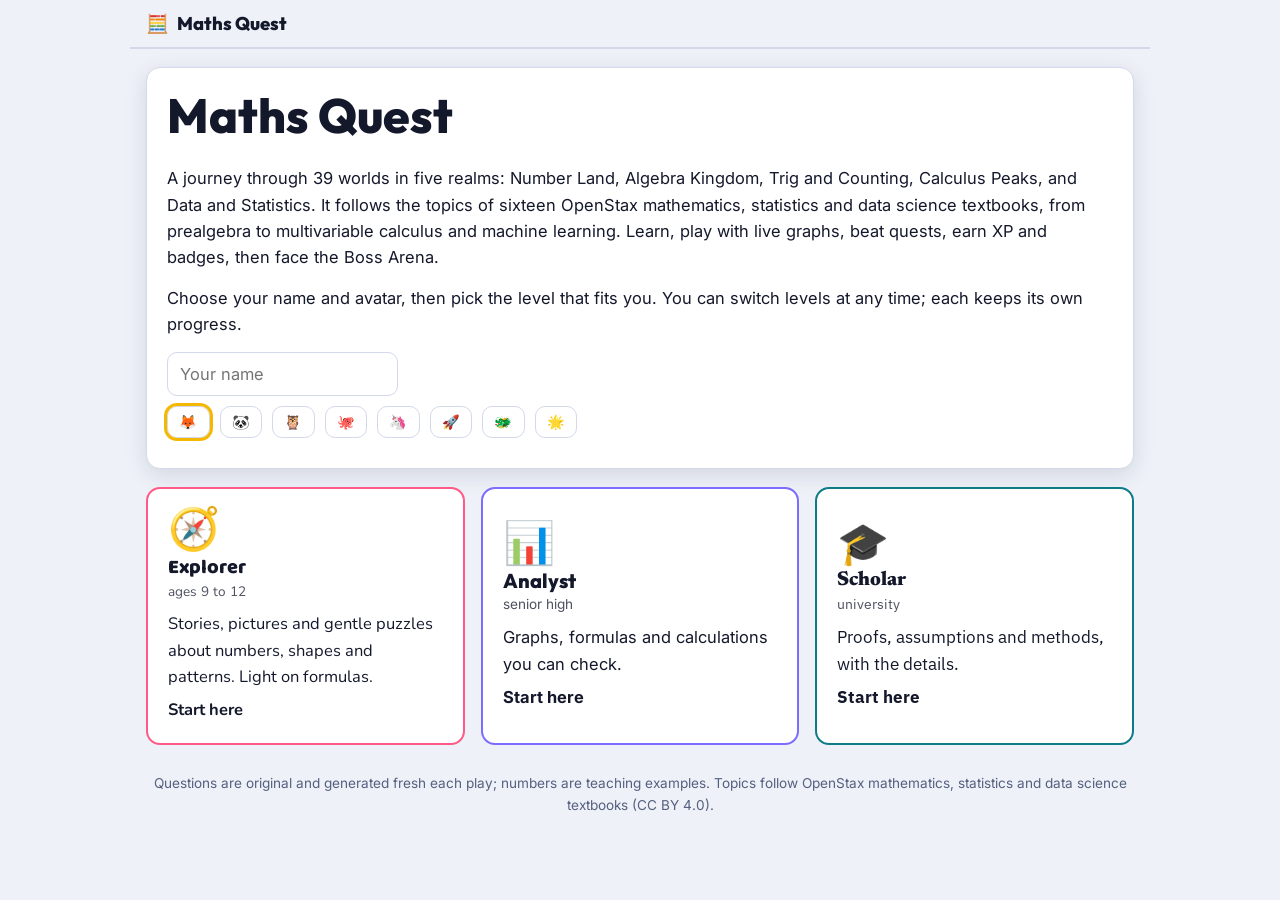
<file: games/maths.html>
<!DOCTYPE html>
<html lang="en">
<head>
<meta charset="utf-8">
<meta name="viewport" content="width=device-width, initial-scale=1, viewport-fit=cover">
<title>Maths Quest: a game of numbers, algebra, calculus and data, in three levels</title>
<link rel="preconnect" href="https://fonts.googleapis.com">
<link rel="preconnect" href="https://fonts.gstatic.com" crossorigin>
<link href="https://fonts.googleapis.com/css2?family=Baloo+2:wght@600;800&family=Nunito:wght@600;700;800&family=Outfit:wght@500;700;800&family=Inter:wght@400;500;600&family=Newsreader:opsz,wght@6..72,500;6..72,700&family=IBM+Plex+Sans:wght@400;500;600&family=IBM+Plex+Mono:wght@500&display=swap" rel="stylesheet">
<style>
:root{
  box-sizing:border-box;padding-top:env(safe-area-inset-top,0px);padding-bottom:env(safe-area-inset-bottom,0px);
  --bg:#EEF1F8;--card:#FFFFFF;--card2:#F5F7FC;--ink:#14182B;--muted:#56607F;--line:#D3D9EA;--good:#12945A;--bad:#D4294B;--on:#FFFFFF;
  --dots:rgba(90,100,160,.14);--shadow:rgba(20,24,43,.12);
  --hf:'Outfit',system-ui,sans-serif;--bf:'Inter',system-ui,sans-serif;--rad:14px;
  --acc:#6C5CE7;--acc2:#00A88F;--acc3:#F0693E;--gold:#F5B800;
}
@media (prefers-color-scheme:dark){
  :root:not([data-theme="light"]){--bg:#0C1020;--card:#151B33;--card2:#1B2342;--ink:#EEF1FF;--muted:#A5AED0;--line:#2A3459;--good:#4ADE80;--bad:#FF6B8A;--dots:rgba(165,174,208,.10);--shadow:rgba(0,0,0,.5);}
}
:root[data-theme="dark"]{--bg:#0C1020;--card:#151B33;--card2:#1B2342;--ink:#EEF1FF;--muted:#A5AED0;--line:#2A3459;--good:#4ADE80;--bad:#FF6B8A;--dots:rgba(165,174,208,.10);--shadow:rgba(0,0,0,.5);}
[data-lv="e"]{--hf:'Baloo 2','Trebuchet MS',sans-serif;--bf:'Nunito',system-ui,sans-serif;--rad:20px;--acc:#FF5A87;--acc2:#2EC4A6;--acc3:#7B5CFF;--gold:#FFC93C}
[data-lv="a"]{--hf:'Outfit',system-ui,sans-serif;--bf:'Inter',system-ui,sans-serif;--rad:14px;--acc:#7C6CFF;--acc2:#19D3B0;--acc3:#FF7A59;--gold:#FFC53D}
[data-lv="s"]{--hf:'Newsreader',Georgia,serif;--bf:'IBM Plex Sans',system-ui,sans-serif;--rad:8px;--acc:#0E7C86;--acc2:#B8901E;--acc3:#B23A48;--gold:#D4A62A}
html{height:100%;scroll-padding-top:calc(env(safe-area-inset-top,0px) + 70px)}
*,*::before,*::after{box-sizing:inherit}
body{margin:0;min-height:100%;background:var(--bg);color:var(--ink);font-family:var(--bf);font-size:16.5px;line-height:1.6}
[data-lv="e"] body,body[data-lv="e"]{background-image:radial-gradient(circle,var(--dots) 1.6px,transparent 1.8px);background-size:24px 24px;font-weight:600}
h1,h2,h3,h4{font-family:var(--hf);line-height:1.15;margin:0 0 .45em;font-weight:800}
[data-lv="s"] h1,[data-lv="s"] h2,[data-lv="s"] h3{font-weight:700;letter-spacing:-.01em}
h1{font-size:clamp(1.9rem,5vw,3rem)} h2{font-size:clamp(1.4rem,3.5vw,2rem)} h3{font-size:1.25rem}
p{margin:.45em 0 .85em}
button{font:inherit;color:inherit}
:focus-visible{outline:3px solid var(--gold);outline-offset:3px;border-radius:8px}
code,.mono{font-family:'IBM Plex Mono',ui-monospace,monospace}
.app{max-width:1020px;margin:0 auto;padding:0 16px 70px}
.top{position:sticky;top:env(safe-area-inset-top,0px);z-index:30;margin:0 -16px 18px;padding:9px 16px;background:var(--bg);border-bottom:2px solid var(--line);display:flex;align-items:center;gap:12px;flex-wrap:wrap}
.brand{display:flex;align-items:center;gap:8px;background:none;border:0;padding:0;cursor:pointer;font-family:var(--hf);font-weight:800;font-size:1.15rem}
.who{display:flex;align-items:center;gap:8px;margin-left:auto;font-size:.88rem}
.xpbar{width:110px;height:12px;border-radius:99px;background:var(--line);overflow:hidden;border:1px solid var(--line)}
.xpbar i{display:block;height:100%;background:linear-gradient(90deg,var(--acc),var(--acc2));width:0;transition:width .5s}
.chip{display:inline-flex;align-items:center;gap:5px;padding:2px 10px;border-radius:99px;background:var(--card);border:1px solid var(--line);font-weight:700;font-size:.85rem}
.card{background:var(--card);border:1px solid var(--line);border-radius:var(--rad);padding:20px;box-shadow:0 6px 22px var(--shadow)}
[data-lv="e"] .card{border:3px solid var(--ink);box-shadow:5px 5px 0 var(--ink)}
.card+.card{margin-top:16px}
.btn{display:inline-flex;align-items:center;gap:8px;cursor:pointer;background:var(--acc);color:var(--on);border:1px solid transparent;border-radius:calc(var(--rad) - 4px);padding:.55em 1.2em;font-family:var(--hf);font-weight:800;font-size:1.02rem;transition:transform .08s,filter .15s}
.btn:hover{filter:brightness(1.08);transform:translateY(-1px)} .btn:active{transform:translateY(1px)}
[data-lv="e"] .btn{border:3px solid var(--ink);box-shadow:0 4px 0 var(--ink)}
[data-lv="e"] .btn:active{box-shadow:0 1px 0 var(--ink);transform:translateY(3px)}
.btn.alt{background:var(--card);color:var(--ink);border-color:var(--line)}
[data-lv="e"] .btn.alt{border-color:var(--ink)}
.btn.g2{background:var(--acc2)} .btn.g3{background:var(--acc3)}
.btn.sm{padding:.25em .8em;font-size:.88rem}
.btn[disabled]{opacity:.45;cursor:not-allowed}
.btn.on{outline:3px solid var(--gold)}
.row{display:flex;flex-wrap:wrap;gap:10px;align-items:center;margin:10px 0}
.levels{display:grid;grid-template-columns:repeat(auto-fit,minmax(250px,1fr));gap:16px;margin-top:18px}
.lvcard{cursor:pointer;text-align:left;padding:20px;border-radius:var(--rad);background:var(--card);border:2px solid var(--line);color:var(--ink);transition:transform .12s}
.lvcard:hover{transform:translateY(-4px)}
.lvcard .big{font-size:2.6rem;line-height:1}
.lvcard h3{margin:.3em 0 .1em}
.lvcard.e{border-color:#FF5A87;font-family:'Nunito',sans-serif} .lvcard.a{border-color:#7C6CFF;font-family:'Inter',sans-serif} .lvcard.s{border-color:#0E7C86;font-family:'IBM Plex Sans',sans-serif}
.lvcard.e h3{font-family:'Baloo 2'} .lvcard.a h3{font-family:'Outfit'} .lvcard.s h3{font-family:'Newsreader',serif}
.map{display:grid;grid-template-columns:repeat(auto-fill,minmax(210px,1fr));gap:14px}
.world{position:relative;text-align:left;cursor:pointer;background:var(--card);border:1px solid var(--line);border-radius:var(--rad);padding:14px 14px 12px;min-height:150px;display:flex;flex-direction:column;gap:3px;color:var(--ink);transition:transform .12s}
[data-lv="e"] .world{border:3px solid var(--ink);box-shadow:4px 4px 0 var(--ink)}
.world:hover{transform:translateY(-3px)}
.world .em{font-size:2rem;line-height:1}
.world .nm{font-family:var(--hf);font-weight:800;font-size:1.08rem;line-height:1.15;margin-top:4px}
.world .ch{font-size:.78rem;color:var(--muted)}
.world .st{margin-top:auto;letter-spacing:2px}
.world.lock{opacity:.55;cursor:not-allowed}
.world.next::after{content:"Next up";position:absolute;top:-10px;right:10px;background:var(--acc);color:var(--on);border-radius:99px;padding:0 10px;font-size:.78rem;font-weight:800;font-family:var(--hf)}
.tabs{display:flex;gap:6px;margin:12px 0 16px;flex-wrap:wrap}
.tab{border:1px solid var(--line);background:var(--card);padding:6px 16px;border-radius:99px;cursor:pointer;font-family:var(--hf);font-weight:800}
.tab.on{background:var(--acc);color:var(--on);border-color:transparent}
.learn{display:grid;grid-template-columns:auto 1fr;gap:18px;align-items:start}
.learn .ic{font-size:3rem;line-height:1;background:var(--card2);border:1px solid var(--line);border-radius:var(--rad);padding:12px 14px}
.learn h3{font-size:1.4rem}
.learn p,.learn li{font-size:1.04rem}
.tag{display:inline-block;font-size:.76rem;font-weight:700;color:var(--muted);border:1px dashed var(--muted);border-radius:99px;padding:0 10px;margin-bottom:6px}
.formula{font-family:'IBM Plex Mono',monospace;background:var(--card2);border:1px solid var(--line);border-left:4px solid var(--acc);border-radius:8px;padding:9px 12px;margin:8px 0;font-size:.92rem;overflow-x:auto;white-space:pre-wrap;font-weight:500}
.dots{display:flex;gap:6px;justify-content:center;margin:14px 0 4px}
.dots i{width:10px;height:10px;border-radius:50%;background:var(--line)} .dots i.on{background:var(--acc)}
.hud{display:flex;flex-wrap:wrap;gap:10px;align-items:center;margin-bottom:12px}
.hearts{font-size:1.4rem;letter-spacing:2px}
.qtext{font-size:1.2rem;font-family:var(--hf);font-weight:700;margin:6px 0 10px}
[data-lv="s"] .qtext,[data-lv="a"] .qtext{font-family:var(--bf);font-weight:600}
.data{font-family:'IBM Plex Mono',monospace;background:var(--card2);border:1px solid var(--line);border-radius:10px;padding:8px 12px;margin:8px 0;font-size:.95rem;overflow-x:auto}
.opts{display:grid;gap:9px;margin:10px 0}
.opt{cursor:pointer;text-align:left;background:var(--card2);border:1px solid var(--line);border-radius:12px;padding:10px 14px;color:var(--ink);font-weight:600}
[data-lv="e"] .opt{border:3px solid var(--ink);box-shadow:0 3px 0 var(--ink)}
.opt:hover{filter:brightness(1.05)}
.opt.right{background:var(--good);color:#06210F;border-color:var(--good)} .opt.wrong{background:var(--bad);color:#fff;border-color:var(--bad)}
input.ans,select.sel{font:inherit;padding:8px 12px;border:1px solid var(--line);border-radius:10px;background:var(--card);color:var(--ink);width:11em;max-width:100%}
[data-lv="e"] input.ans{border:3px solid var(--ink)}
.fb{min-height:1.5em;margin:8px 0;font-weight:700}
.fb.good{color:var(--good)} .fb.bad{color:var(--bad)}
.why{background:var(--card2);border-radius:10px;padding:9px 12px;margin:8px 0;font-size:.95rem;border:1px dashed var(--line)}
.kpis{display:grid;grid-template-columns:repeat(auto-fit,minmax(130px,1fr));gap:9px;margin:10px 0}
.kpi{background:var(--card2);border:1px solid var(--line);border-radius:12px;padding:8px 12px}
.kpi b{display:block;font-family:'IBM Plex Mono',monospace;font-size:1.2rem}
.kpi span{font-size:.76rem;color:var(--muted)}
.ctrl{display:grid;grid-template-columns:1fr auto;gap:2px 10px;align-items:center;margin:5px 0}
.ctrl label{font-weight:700;font-size:.92rem}
.ctrl output{font-family:'IBM Plex Mono',monospace;font-size:.9rem;min-width:3.6em;text-align:right}
.ctrl input[type=range]{grid-column:1/-1;width:100%;accent-color:var(--acc);height:26px}
.ctrls{display:grid;grid-template-columns:repeat(auto-fit,minmax(250px,1fr));gap:2px 20px}
.chart{width:100%;height:auto;display:block;background:var(--card);border:1px solid var(--line);border-radius:12px;touch-action:none}
.chart text{fill:var(--ink);font-family:var(--bf);font-size:11px}
.chart .mut{fill:var(--muted)} .chart .gl{stroke:var(--line)} .chart .ax{stroke:var(--muted)}
.twocol{display:grid;grid-template-columns:1fr 1fr;gap:14px}
.callout{border-radius:12px;padding:10px 14px;margin:12px 0;background:var(--card2);border-left:4px solid var(--acc)}
.callout b.t{display:block;font-size:.74rem;letter-spacing:.07em;text-transform:uppercase;color:var(--muted)}
.win{text-align:center}
.badge{display:inline-grid;place-items:center;width:130px;height:130px;border-radius:50%;background:var(--gold);color:#14182B;font-size:3.3rem;border:3px solid var(--ink);box-shadow:0 6px 0 var(--ink);margin:6px auto 10px;animation:pop .6s cubic-bezier(.2,1.6,.4,1)}
@keyframes pop{from{transform:scale(.2) rotate(-30deg)}}
.stars{font-size:2rem;letter-spacing:4px}
.toast{position:fixed;left:50%;bottom:calc(env(safe-area-inset-bottom,0px) + 22px);transform:translateX(-50%);background:var(--ink);color:var(--bg);padding:10px 18px;border-radius:99px;font-weight:700;z-index:60;animation:rise .35s}
@keyframes rise{from{transform:translate(-50%,20px);opacity:0}}
.confetti{position:fixed;inset:0;pointer-events:none;overflow:hidden;z-index:50}
.confetti i{position:absolute;top:-20px;width:10px;height:16px;animation:fall 2.4s linear forwards}
@keyframes fall{to{transform:translateY(110vh) rotate(720deg)}}
.badges{display:flex;flex-wrap:wrap;gap:10px}
.bdg{width:92px;text-align:center;font-size:.76rem;line-height:1.2}
.bdg .i{display:grid;place-items:center;width:58px;height:58px;margin:0 auto 4px;border-radius:50%;background:var(--card2);border:2px solid var(--line);font-size:1.7rem;filter:grayscale(1);opacity:.45}
.bdg.got .i{filter:none;opacity:1;background:var(--gold);border-color:var(--ink)}
.tbl{border-collapse:collapse;width:100%;font-size:.9rem}
.tbl th,.tbl td{padding:5px 9px;border-bottom:1px solid var(--line);text-align:right}
.tbl th:first-child,.tbl td:first-child{text-align:left}
.shake{animation:shake .35s}
@keyframes shake{25%{transform:translateX(-7px)}75%{transform:translateX(7px)}}
.foot{margin-top:28px;text-align:center;color:var(--muted);font-size:.85rem}
.linkbtn{background:none;border:0;padding:0;color:var(--muted);text-decoration:underline;cursor:pointer;font:inherit}
@media (max-width:640px){.learn{grid-template-columns:1fr}.twocol{grid-template-columns:1fr}.xpbar{width:70px}.brand span.t{display:none}}
@media (prefers-reduced-motion:reduce){*{animation:none!important;transition:none!important}}
</style>
</head>
<body>
<div id="app" class="app"><noscript><p style="padding:24px">Stats Quest needs JavaScript. Please enable it and reload.</p></noscript></div>
<script>
(function(){
'use strict';
const S=window.S={};
S.rng=function(seed){let a=seed>>>0;return function(){a|=0;a=a+0x6D2B79F5|0;let t=Math.imul(a^a>>>15,1|a);t=t+Math.imul(t^t>>>7,61|t)^t;return((t^t>>>14)>>>0)/4294967296;};};
S.R=Math.random;
S.int=(a,b,r)=>a+Math.floor((r||S.R)()*(b-a+1));
S.pick=(arr,r)=>arr[Math.floor((r||S.R)()*arr.length)];
S.shuffle=(a,r)=>{a=a.slice();r=r||S.R;for(let i=a.length-1;i>0;i--){const j=Math.floor(r()*(i+1));[a[i],a[j]]=[a[j],a[i]];}return a;};
S.norm01=r=>{r=r||S.R;let u=0,v=0;while(!u)u=r();while(!v)v=r();return Math.sqrt(-2*Math.log(u))*Math.cos(2*Math.PI*v);};
S.sum=a=>a.reduce((s,x)=>s+x,0);
S.mean=a=>S.sum(a)/a.length;
S.median=a=>{const b=a.slice().sort((x,y)=>x-y),n=b.length;return n%2?b[(n-1)/2]:(b[n/2-1]+b[n/2])/2;};
S.mode=a=>{const c={};a.forEach(x=>c[x]=(c[x]||0)+1);let best=null,m=0;for(const k in c){if(c[k]>m){m=c[k];best=+k;}}const ties=Object.keys(c).filter(k=>c[k]===m).length;return {v:best,n:m,unique:ties===1};};
S.vari=a=>{const m=S.mean(a);return S.sum(a.map(x=>(x-m)**2))/(a.length-1);};
S.sd=a=>Math.sqrt(S.vari(a));
S.quart=a=>{const b=a.slice().sort((x,y)=>x-y),n=b.length,h=Math.floor(n/2);const lo=b.slice(0,h),hi=b.slice(n%2?h+1:h);return {q1:S.median(lo),q3:S.median(hi)};};
S.iqr=a=>{const q=S.quart(a);return q.q3-q.q1;};
S.skew=a=>{const m=S.mean(a),s=Math.sqrt(S.sum(a.map(x=>(x-m)**2))/a.length);return s===0?0:S.sum(a.map(x=>((x-m)/s)**3))/a.length;};
S.kurt=a=>{const m=S.mean(a),s2=S.sum(a.map(x=>(x-m)**2))/a.length;return s2===0?0:S.sum(a.map(x=>(x-m)**4))/a.length/(s2*s2)-3;};
/* normal */
S.erf=x=>{const s=Math.sign(x);x=Math.abs(x);const t=1/(1+0.3275911*x);const y=1-(((((1.061405429*t-1.453152027)*t)+1.421413741)*t-0.284496736)*t+0.254829592)*t*Math.exp(-x*x);return s*y;};
S.cdf=z=>0.5*(1+S.erf(z/Math.SQRT2));
S.pdf=z=>Math.exp(-z*z/2)/Math.sqrt(2*Math.PI);
S.inv=p=>{if(p<=0)return -Infinity;if(p>=1)return Infinity;const a=[-3.969683028665376e+01,2.209460984245205e+02,-2.759285104469687e+02,1.383577518672690e+02,-3.066479806614716e+01,2.506628277459239e+00],b=[-5.447609879822406e+01,1.615858368580409e+02,-1.556989798598866e+02,6.680131188771972e+01,-1.328068155288572e+01],c=[-7.784894002430293e-03,-3.223964580411365e-01,-2.400758277161838e+00,-2.549732539343734e+00,4.374664141464968e+00,2.938163982698783e+00],d=[7.784695709041462e-03,3.224671290700398e-01,2.445134137142996e+00,3.754408661907416e+00];
  const pl=0.02425,ph=1-pl;let q,r;
  if(p<pl){q=Math.sqrt(-2*Math.log(p));return (((((c[0]*q+c[1])*q+c[2])*q+c[3])*q+c[4])*q+c[5])/((((d[0]*q+d[1])*q+d[2])*q+d[3])*q+1);}
  if(p<=ph){q=p-0.5;r=q*q;return (((((a[0]*r+a[1])*r+a[2])*r+a[3])*r+a[4])*r+a[5])*q/(((((b[0]*r+b[1])*r+b[2])*r+b[3])*r+b[4])*r+1);}
  q=Math.sqrt(-2*Math.log(1-p));return -(((((c[0]*q+c[1])*q+c[2])*q+c[3])*q+c[4])*q+c[5])/((((d[0]*q+d[1])*q+d[2])*q+d[3])*q+1);};
/* gamma / beta */
S.lgam=x=>{const c=[76.18009172947146,-86.50532032941677,24.01409824083091,-1.231739572450155,0.1208650973866179e-2,-0.5395239384953e-5];let y=x,t=x+5.5;t-=(x+0.5)*Math.log(t);let s=1.000000000190015;for(let j=0;j<6;j++)s+=c[j]/++y;return -t+Math.log(2.5066282746310005*s/x);};
S.betacf=(x,a,b)=>{const MAXIT=200,EPS=3e-12,FP=1e-300;let qab=a+b,qap=a+1,qam=a-1,c=1,d=1-qab*x/qap;if(Math.abs(d)<FP)d=FP;d=1/d;let h=d;for(let m=1;m<=MAXIT;m++){const m2=2*m;let aa=m*(b-m)*x/((qam+m2)*(a+m2));d=1+aa*d;if(Math.abs(d)<FP)d=FP;c=1+aa/c;if(Math.abs(c)<FP)c=FP;d=1/d;h*=d*c;aa=-(a+m)*(qab+m)*x/((a+m2)*(qap+m2));d=1+aa*d;if(Math.abs(d)<FP)d=FP;c=1+aa/c;if(Math.abs(c)<FP)c=FP;d=1/d;const del=d*c;h*=del;if(Math.abs(del-1)<EPS)break;}return h;};
S.betai=(x,a,b)=>{if(x<=0)return 0;if(x>=1)return 1;const bt=Math.exp(S.lgam(a+b)-S.lgam(a)-S.lgam(b)+a*Math.log(x)+b*Math.log(1-x));return x<(a+1)/(a+b+2)?bt*S.betacf(x,a,b)/a:1-bt*S.betacf(1-x,b,a)/b;};
S.tcdf=(t,df)=>{const x=df/(df+t*t),p=0.5*S.betai(x,df/2,0.5);return t>0?1-p:p;};
S.tinv=(p,df)=>{let lo=-60,hi=60;for(let i=0;i<100;i++){const m=(lo+hi)/2;if(S.tcdf(m,df)<p)lo=m;else hi=m;}return (lo+hi)/2;};
S.tp2=(t,df)=>2*(1-S.tcdf(Math.abs(t),df));
S.gammaP=(a,x)=>{if(x<=0)return 0;const gln=S.lgam(a);if(x<a+1){let ap=a,sum=1/a,del=sum;for(let n=0;n<300;n++){ap++;del*=x/ap;sum+=del;if(Math.abs(del)<Math.abs(sum)*1e-14)break;}return sum*Math.exp(-x+a*Math.log(x)-gln);}let b=x+1-a,c=1/1e-300,d=1/b,h=d;for(let i=1;i<300;i++){const an=-i*(i-a);b+=2;d=an*d+b;if(Math.abs(d)<1e-300)d=1e-300;c=b+an/c;if(Math.abs(c)<1e-300)c=1e-300;d=1/d;const del=d*c;h*=del;if(Math.abs(del-1)<1e-14)break;}return 1-Math.exp(-x+a*Math.log(x)-gln)*h;};
S.chicdf=(x,df)=>S.gammaP(df/2,x/2);
S.chip=(x,df)=>1-S.chicdf(x,df);
S.chiinv=(p,df)=>{let lo=0,hi=500;for(let i=0;i<100;i++){const m=(lo+hi)/2;if(S.chicdf(m,df)<p)lo=m;else hi=m;}return (lo+hi)/2;};
/* binomial */
S.lchoose=(n,k)=>S.lgam(n+1)-S.lgam(k+1)-S.lgam(n-k+1);
S.bpmf=(n,k,p)=>{if(k<0||k>n)return 0;if(p<=0)return k===0?1:0;if(p>=1)return k===n?1:0;return Math.exp(S.lchoose(n,k)+k*Math.log(p)+(n-k)*Math.log(1-p));};
S.bcdf=(n,k,p)=>{let s=0;for(let i=0;i<=Math.floor(k);i++)s+=S.bpmf(n,i,p);return Math.min(1,s);};
S.btwo=(n,k,p)=>{const pk=S.bpmf(n,k,p);let s=0;for(let i=0;i<=n;i++){const q=S.bpmf(n,i,p);if(q<=pk*(1+1e-9))s+=q;}return Math.min(1,s);};
/* regression */
S.ols=(x,y)=>{const n=x.length,mx=S.mean(x),my=S.mean(y);let sxx=0,sxy=0,syy=0;for(let i=0;i<n;i++){sxx+=(x[i]-mx)**2;sxy+=(x[i]-mx)*(y[i]-my);syy+=(y[i]-my)**2;}const b=sxy/sxx,a=my-b*mx,r=sxy/Math.sqrt(sxx*syy);let sse=0;for(let i=0;i<n;i++)sse+=(y[i]-a-b*x[i])**2;const s2=n>2?sse/(n-2):NaN,se=Math.sqrt(s2/sxx);return {a,b,r,r2:r*r,sse,se,t:b/se,df:n-2,n,mx,my};};
S.welch=(a,b)=>{const m1=S.mean(a),m2=S.mean(b),v1=S.vari(a),v2=S.vari(b),n1=a.length,n2=b.length;const se=Math.sqrt(v1/n1+v2/n2),t=(m1-m2)/se;const df=(v1/n1+v2/n2)**2/((v1/n1)**2/(n1-1)+(v2/n2)**2/(n2-1));return {m1,m2,v1,v2,se,t,df,p:S.tp2(t,df),diff:m1-m2};};
S.chisq2=(o)=>{const r1=o[0]+o[1],r2=o[2]+o[3],c1=o[0]+o[2],c2=o[1]+o[3],n=r1+r2;const e=[r1*c1/n,r1*c2/n,r2*c1/n,r2*c2/n];let x=0;for(let i=0;i<4;i++)x+=(o[i]-e[i])**2/e[i];return {e,chi:x,p:S.chip(x,1),n};};
S.fmt=(x,d)=>{if(x==null||!isFinite(x))return '–';return Number(x).toLocaleString('en-US',{maximumFractionDigits:d==null?2:d,minimumFractionDigits:0});};
S.f=(x,d)=>Number(x).toFixed(d);
})();
(function(){
'use strict';
const Q=window.Q={labs:{},worlds:[]};Q.S=window.S;
const NS='http://www.w3.org/2000/svg';
const el=Q.el=function(tag,attrs,...kids){const e=document.createElement(tag);if(attrs)for(const k in attrs){const v=attrs[k];if(k==='class')e.className=v;else if(k==='html')e.innerHTML=v;else if(k.slice(0,2)==='on')e.addEventListener(k.slice(2),v);else if(v!==false&&v!=null)e.setAttribute(k,v);}for(const c of kids.flat(2)){if(c==null||c===false)continue;e.append(c.nodeType?c:document.createTextNode(String(c)));}return e;};
const sv=Q.sv=function(tag,attrs,...kids){const e=document.createElementNS(NS,tag);for(const k in attrs||{})e.setAttribute(k,attrs[k]);for(const c of kids.flat(2)){if(c==null)continue;e.append(c.nodeType?c:document.createTextNode(String(c)));}return e;};
Q.slider=function(parent,o){const out=el('output',null,'');const id='s'+Math.random().toString(36).slice(2,8);const inp=el('input',{type:'range',id,min:o.min,max:o.max,step:o.step||1,value:o.value,'aria-label':o.label});
  const show=()=>{out.textContent=(o.pre||'')+Number(inp.value).toLocaleString('en-US',{maximumFractionDigits:o.dec||0,minimumFractionDigits:o.dec||0})+(o.suf||'');};
  inp.addEventListener('input',()=>{show();o.on&&o.on(+inp.value);});show();parent.append(el('div',{class:'ctrl'},el('label',{for:id},o.label),out,inp));return {get:()=>+inp.value,set:v=>{inp.value=v;show();}};};
Q.toggle=function(parent,items,cur,on){const w=el('div',{class:'row'});const bs=[];items.forEach(it=>{const b=el('button',{class:'btn sm alt'+(it[0]===cur?' on':''),onclick:()=>{bs.forEach(x=>x.classList.remove('on'));b.classList.add('on');on(it[0]);}},it[1]);bs.push(b);w.append(b);});parent.append(w);return w;};
Q.kpis=items=>el('div',{class:'kpis'},items.map(i=>el('div',{class:'kpi'},el('b',null,i[0]),el('span',null,i[1]))));
Q.callout=(t,h)=>el('div',{class:'callout'},t?el('b',{class:'t'},t):null,el('div',{html:h}));
function nice(lo,hi,n){n=n||5;if(hi===lo)hi=lo+1;const raw=(hi-lo)/n,mag=Math.pow(10,Math.floor(Math.log10(raw))),r=raw/mag,step=(r<1.5?1:r<3?2:r<7?5:10)*mag;const t=[];for(let v=Math.ceil(lo/step-1e-9)*step;v<=hi+1e-9;v+=step)t.push(+v.toFixed(10));return t;}
Q.nice=nice;
const svg=(W,H,label)=>sv('svg',{viewBox:'0 0 '+W+' '+H,class:'chart',role:'img','aria-label':label||'Chart'});
const P={l:48,r:14,t:14,b:34};
function axes(s,W,H,x0,x1,y0,y1,o){o=o||{};const X=x=>P.l+(x-x0)/(x1-x0)*(W-P.l-P.r),Y=y=>H-P.b-(y-y0)/(y1-y0)*(H-P.t-P.b);
  if(y1!=null)nice(y0,y1,4).forEach(v=>{s.append(sv('line',{class:'gl',x1:P.l,x2:W-P.r,y1:Y(v),y2:Y(v)}),sv('text',{class:'mut',x:P.l-6,y:Y(v)+4,'text-anchor':'end'},o.yfmt?o.yfmt(v):String(v)));});
  nice(x0,x1,o.xn||7).forEach(v=>s.append(sv('line',{class:'ax',x1:X(v),x2:X(v),y1:H-P.b,y2:H-P.b+4}),sv('text',{class:'mut',x:X(v),y:H-P.b+16,'text-anchor':'middle'},o.xfmt?o.xfmt(v):String(v))));
  s.append(sv('line',{class:'ax',x1:P.l,x2:W-P.r,y1:H-P.b,y2:H-P.b}));
  if(o.xl)s.append(sv('text',{x:(P.l+W-P.r)/2,y:H-3,'text-anchor':'middle'},o.xl));
  if(o.yl)s.append(sv('text',{x:12,y:(P.t+H-P.b)/2,'text-anchor':'middle',transform:'rotate(-90 12 '+(P.t+H-P.b)/2+')'},o.yl));
  return {X,Y};}
Q.ch={};
Q.ch.bars=function(data,o){o=o||{};const W=o.W||640,H=o.H||260;const s=svg(W,H,o.label||'Bar chart');const ymax=o.ymax||Math.max(...data.map(d=>d.v))*1.1||1;
  const {X,Y}=axes(s,W,H,0,data.length,0,ymax,{xfmt:()=>'',yfmt:o.yfmt,yl:o.yl});const bw=(W-P.l-P.r)/data.length;
  data.forEach((d,i)=>{const x=P.l+i*bw+bw*.12,w=bw*.76,y=Y(d.v);const r=sv('rect',{x,y,width:w,height:Math.max(0,Y(0)-y),rx:o.round===false?0:4,fill:d.c||'var(--acc)'});if(d.t)r.append(sv('title',{},d.t));s.append(r,sv('text',{class:'mut',x:x+w/2,y:H-P.b+15,'text-anchor':'middle'},d.l));if(o.vals)s.append(sv('text',{x:x+w/2,y:y-4,'text-anchor':'middle'},o.vf?o.vf(d.v):d.v));});
  return s;};
Q.ch.hist=function(vals,bins,o){o=o||{};bins=Math.max(1,Math.round(bins));const W=o.W||640,H=o.H||260;const lo=o.lo!=null?o.lo:Math.min(...vals),hi=o.hi!=null?o.hi:Math.max(...vals)+1e-9;const w=(hi-lo)/bins;const c=Array(bins).fill(0);vals.forEach(v=>{let i=Math.floor((v-lo)/w);if(i>=bins)i=bins-1;if(i<0)i=0;c[i]++;});
  const s=svg(W,H,o.label||'Histogram');const ymax=Math.max(...c)*1.15||1;const {X,Y}=axes(s,W,H,lo,hi,0,ymax,{xl:o.xl,yl:'Frequency',xfmt:o.xfmt});
  c.forEach((n,i)=>{const x=X(lo+i*w),x2=X(lo+(i+1)*w);s.append(sv('rect',{x:x+.5,y:Y(n),width:Math.max(0,x2-x-1),height:Y(0)-Y(n),fill:o.c||'var(--acc)',opacity:.88}));});
  return {svg:s,counts:c};};
/* dot plot; items [{v, c}] ; marks [{v,label,c,dash}] ; drag callback(i,newV) */
Q.ch.dots=function(items,o){o=o||{};const W=o.W||640,H=o.H||190,lo=o.lo,hi=o.hi;const s=svg(W,H,o.label||'Dot plot');const {X}=axes(s,W,H,lo,hi,null,null,{xfmt:o.xfmt,xl:o.xl,xn:10});
  (o.marks||[]).forEach(m=>{s.append(sv('line',{x1:X(m.v),x2:X(m.v),y1:12,y2:H-P.b,stroke:m.c,'stroke-width':2.4,'stroke-dasharray':m.dash||''}),sv('text',{x:X(m.v)+4,y:m.ty||22,style:'fill:'+m.c+';font-weight:700'},m.label));});
  const stack={};const base=H-P.b-10;
  items.forEach((it,i)=>{const key=Math.round(it.v*2)/2;stack[key]=(stack[key]||0)+1;const cy=base-(stack[key]-1)*(o.r||9)*2;const c=sv('circle',{cx:X(it.v),cy,r:o.r||9,fill:it.c||'var(--acc)',stroke:'var(--card)','stroke-width':1.5});
    if(o.drag){c.style.cursor='ew-resize';c.addEventListener('pointerdown',ev=>{ev.preventDefault();try{c.setPointerCapture(ev.pointerId);}catch(e){}const rect=s.getBoundingClientRect();const mv=e2=>{const px=(e2.clientX-rect.left)/rect.width*W;let v=lo+(px-P.l)/(W-P.l-P.r)*(hi-lo);v=Math.max(lo,Math.min(hi,Math.round(v*2)/2));c.setAttribute('cx',X(v));o.drag(i,v);};const up=()=>{c.removeEventListener('pointermove',mv);c.removeEventListener('pointerup',up);o.dragEnd&&o.dragEnd();};c.addEventListener('pointermove',mv);c.addEventListener('pointerup',up);});}
    s.append(c);});
  return s;};
Q.ch.curve=function(fns,x0,x1,o){o=o||{};const W=o.W||640,H=o.H||250;const s=svg(W,H,o.label||'Density curve');let ym=0;const N=240;const pts=fns.map(f=>{const a=[];for(let i=0;i<=N;i++){const x=x0+(x1-x0)*i/N,y=f.fn(x);a.push([x,y]);ym=Math.max(ym,y);}return a;});ym*=1.12;
  const {X,Y}=axes(s,W,H,x0,x1,0,ym,{xfmt:o.xfmt,yfmt:()=>'',xl:o.xl,xn:8});
  (o.shade||[]).forEach(sh=>{const a=Math.max(x0,sh.a),b=Math.min(x1,sh.b);if(!(b>a))return;const f=fns[sh.i||0].fn;const p=[[a,0]];for(let i=0;i<=80;i++){const x=a+(b-a)*i/80;p.push([x,f(x)]);}p.push([b,0]);s.append(sv('polygon',{points:p.map(q=>X(q[0])+','+Y(q[1])).join(' '),fill:sh.c||'var(--acc)',opacity:.45}));});
  fns.forEach((f,k)=>s.append(sv('polyline',{points:pts[k].map(q=>X(q[0]).toFixed(1)+','+Y(q[1]).toFixed(1)).join(' '),fill:'none',stroke:f.c||'var(--ink)','stroke-width':2.4,'stroke-dasharray':f.dash||''})));
  (o.vlines||[]).forEach(v=>s.append(sv('line',{x1:X(v.x),x2:X(v.x),y1:P.t,y2:H-P.b,stroke:'var(--muted)','stroke-dasharray':'4 4'}),sv('text',{class:'mut',x:X(v.x)+3,y:P.t+10},v.l||'')));
  return s;};
Q.ch.scatter=function(pts,o){o=o||{};const W=o.W||640,H=o.H||300;const s=svg(W,H,o.label||'Scatter plot');const {X,Y}=axes(s,W,H,o.x0,o.x1,o.y0,o.y1,{xl:o.xl,yl:o.yl});
  (o.lines||[]).forEach(l=>s.append(sv('line',{x1:X(o.x0),y1:Y(l.a+l.b*o.x0),x2:X(o.x1),y2:Y(l.a+l.b*o.x1),stroke:l.c||'var(--acc3)','stroke-width':2.6,'stroke-dasharray':l.dash||''})));
  pts.forEach((p,i)=>{const c=sv('circle',{cx:X(p.x),cy:Y(p.y),r:o.r||7,fill:p.c||'var(--acc)',stroke:'var(--card)','stroke-width':1.5,opacity:.92});
    if(o.drag){c.style.cursor='grab';c.addEventListener('pointerdown',ev=>{ev.preventDefault();try{c.setPointerCapture(ev.pointerId);}catch(e){}const rect=s.getBoundingClientRect();const mv=e2=>{const px=(e2.clientX-rect.left)/rect.width*W,py=(e2.clientY-rect.top)/rect.height*H;const x=o.x0+(px-P.l)/(W-P.l-P.r)*(o.x1-o.x0),y=o.y0+(H-P.b-py)/(H-P.t-P.b)*(o.y1-o.y0);const cx=Math.max(o.x0,Math.min(o.x1,x)),cy=Math.max(o.y0,Math.min(o.y1,y));c.setAttribute('cx',X(cx));c.setAttribute('cy',Y(cy));o.drag(i,cx,cy);};const up=()=>{c.removeEventListener('pointermove',mv);c.removeEventListener('pointerup',up);o.dragEnd&&o.dragEnd();};c.addEventListener('pointermove',mv);c.addEventListener('pointerup',up);});}
    s.append(c);});
  return s;};
Q.ch.lines=function(series,o){o=o||{};const W=o.W||640,H=o.H||250;const s=svg(W,H,o.label||'Line chart');const xs=[],ys=[];series.forEach(a=>a.pts.forEach(p=>{xs.push(p[0]);ys.push(p[1]);}));
  const x0=o.x0!=null?o.x0:Math.min(...xs),x1=o.x1!=null?o.x1:Math.max(...xs),y0=o.y0!=null?o.y0:0,y1=o.y1!=null?o.y1:Math.max(...ys)*1.08;
  const {X,Y}=axes(s,W,H,x0,x1,y0,y1,{xl:o.xl,yl:o.yl,xfmt:o.xfmt,yfmt:o.yfmt});
  series.forEach((a,k)=>{s.append(sv('polyline',{points:a.pts.map(p=>X(p[0]).toFixed(1)+','+Y(p[1]).toFixed(1)).join(' '),fill:'none',stroke:a.c||'var(--acc)','stroke-width':2.6,'stroke-dasharray':a.dash||''}));if(a.dots)a.pts.forEach(p=>s.append(sv('circle',{cx:X(p[0]),cy:Y(p[1]),r:3.5,fill:a.c||'var(--acc)'})));if(a.name)s.append(sv('rect',{x:P.l+6+k*150,y:4,width:11,height:11,rx:3,fill:a.c||'var(--acc)'}),sv('text',{x:P.l+22+k*150,y:14},a.name));});
  return s;};

/* population pyramid: series=[{M,F,outline?}] arrays of counts; shown as % of each series total */
Q.ch.pyramid=function(labels,series,o){o=o||{};const W=o.W||640,n=labels.length,H=o.H||Math.max(300,n*16+54);const s=svg(W,H,o.label||'Population pyramid');
  const pct=series.map(se=>{const t=S_sum(se.M)+S_sum(se.F);return {M:se.M.map(v=>100*v/t),F:se.F.map(v=>100*v/t)};});
  const mx=o.max||Math.max(...pct.flatMap(p=>p.M.concat(p.F)))*1.12;const mid=W/2,sc=(mid-58)/mx,top=20,bot=28,bh=(H-top-bot)/n;
  nice(0,mx,4).forEach(v=>[-1,1].forEach(sg=>s.append(sv('line',{class:'gl',x1:mid+sg*v*sc,x2:mid+sg*v*sc,y1:top,y2:H-bot}),sv('text',{class:'mut',x:mid+sg*v*sc,y:H-12,'text-anchor':'middle'},v+'%'))));
  for(let i=0;i<n;i++){const y=H-bot-(i+1)*bh;pct.forEach((p,k)=>{const fill=!series[k].outline;const mA={x:mid-p.M[i]*sc,y:y+(fill?1:0),width:p.M[i]*sc,height:bh-(fill?2:0)},fA={x:mid,y:y+(fill?1:0),width:p.F[i]*sc,height:bh-(fill?2:0)};
    if(fill){s.append(sv('rect',{...mA,fill:'var(--acc)',opacity:.85}),sv('rect',{...fA,fill:'var(--acc3)',opacity:.85}));}else{const st={fill:'none',stroke:'var(--ink)','stroke-width':1.8};s.append(sv('rect',{...mA,...st}),sv('rect',{...fA,...st}));}});
    if(i%(o.step||1)===0)s.append(sv('text',{class:'mut',x:mid,y:y+bh/2+3.5,'text-anchor':'middle','font-size':9.5,style:'paint-order:stroke;stroke:var(--card);stroke-width:3px'},labels[i]));}
  s.append(sv('text',{x:mid-64,y:13,'text-anchor':'end'},'Males'),sv('text',{x:mid+64,y:13},'Females'));return s;};
const S_sum=a=>a.reduce((x,y)=>x+y,0);

/* general x-y plot: series items {t:'line',pts,c,w,dash,name} {t:'poly',pts,c,op} {t:'pt',x,y,c,r,label,dx,dy} {t:'txt',x,y,s,c} */
Q.ch.xy=function(series,o){o=o||{};const W=o.W||640,H=o.H||300;const s=svg(W,H,o.label||'Graph');
  const {X,Y}=axes(s,W,H,o.x0,o.x1,o.y0,o.y1,{xl:o.xl,yl:o.yl,xfmt:o.xfmt,yfmt:o.yfmt,xn:o.xn||6});
  series.filter(a=>a.t==='poly').forEach(a=>s.append(sv('polygon',{points:a.pts.map(p=>X(p[0]).toFixed(1)+','+Y(p[1]).toFixed(1)).join(' '),fill:a.c||'var(--acc)',opacity:a.op||0.3})));
  let k=0;series.filter(a=>a.t==='line').forEach(a=>{s.append(sv('polyline',{points:a.pts.map(p=>X(p[0]).toFixed(1)+','+Y(p[1]).toFixed(1)).join(' '),fill:'none',stroke:a.c||'var(--acc)','stroke-width':a.w||2.6,'stroke-dasharray':a.dash||'','stroke-linecap':'round','stroke-linejoin':'round'}));
    if(a.name){const lx=P.l+8+k*(o.legw||110);s.append(sv('rect',{x:lx,y:5,width:11,height:11,rx:3,fill:a.c||'var(--acc)'}),sv('text',{x:lx+16,y:15},a.name));k++;}});
  series.filter(a=>a.t==='pt').forEach(a=>{s.append(sv('circle',{cx:X(a.x),cy:Y(a.y),r:a.r||6,fill:a.c||'var(--acc3)',stroke:'var(--card)','stroke-width':2}));if(a.label)s.append(sv('text',{x:X(a.x)+(a.dx==null?8:a.dx),y:Y(a.y)+(a.dy==null?-8:a.dy),style:'font-weight:700'},a.label));});
  series.filter(a=>a.t==='txt').forEach(a=>s.append(sv('text',{x:X(a.x),y:Y(a.y),style:'font-weight:700;fill:'+(a.c||'var(--ink)')},a.s)));
  s.X=X;s.Y=Y;return s;};
Q.confetti=function(){if(window.matchMedia&&matchMedia('(prefers-reduced-motion: reduce)').matches)return;const c=el('div',{class:'confetti','aria-hidden':'true'});const cols=['#FFC93C','#2EC4A6','#FF5A87','#7C6CFF','#19D3B0'];for(let i=0;i<60;i++){const p=el('i');p.style.left=Math.random()*100+'%';p.style.background=cols[i%5];p.style.animationDelay=Math.random()*.8+'s';c.append(p);}document.body.append(c);setTimeout(()=>c.remove(),3600);};
Q.toast=function(msg){const t=el('div',{class:'toast',role:'status'},msg);document.body.append(t);setTimeout(()=>t.remove(),2200);};
})();
(function(){
'use strict';
const Q=window.Q,S=window.S,el=Q.el;
const MQ=window.MQ={};
MQ.f=(x,d)=>S.f(x,d==null?2:d);
MQ.n0=x=>Number(x).toLocaleString('en-US',{maximumFractionDigits:0});
MQ.sum=S.sum;
MQ.tabs=function(root,T,api,draw){let cur=T[0][0];const box=el('div');if(T.length>1)Q.toggle(root,T,cur,v=>{cur=v;box.innerHTML='';draw(cur,box);api.touch();});root.append(box);draw(cur,box);};
MQ.curve=function(fn,x0,x1,n,lim){const p=[];for(let i=0;i<=n;i++){const x=x0+(x1-x0)*i/n;let y;try{y=fn(x);}catch(e){y=NaN;}if(isFinite(y)&&(!lim||Math.abs(y)<=lim))p.push([x,y]);}return p;};
MQ.gcd=(a,b)=>b?MQ.gcd(b,a%b):Math.abs(a);
MQ.fact=n=>n<=1?1:n*MQ.fact(n-1);
MQ.nCr=(n,r)=>{if(r<0||r>n)return 0;let c=1;for(let i=1;i<=r;i++)c=c*(n-r+i)/i;return Math.round(c);};
MQ.nPr=(n,r)=>{let p=1;for(let i=0;i<r;i++)p*=(n-i);return p;};
MQ.factorize=n=>{const out=[];let m=n;for(let p=2;p*p<=m;p++){let c=0;while(m%p===0){m/=p;c++;}if(c)out.push([p,c]);}if(m>1)out.push([m,1]);return out;};
MQ.fmtNum=(x,d)=>Math.abs(x)<1e-9?'0':S.f(x,d==null?2:d);
})();
(function(){
'use strict';
const Q=window.Q,S=window.S,el=Q.el,L=Q.labs;
const f=(x,d)=>S.f(x,d==null?2:d);

/* ===== W1: fair sampling lab ===== */
L.sample=function(root,lv,api){
  const N=1000;let pop,truth,est=[],revealed=false,method='random',last=null;
  const noun=lv==='e'?'red beans':'share who say “yes”';
  function newPop(){const base=0.3+Math.random()*0.35;pop=Array.from({length:N},(_,i)=>Math.random()<Math.max(.03,Math.min(.97,base+0.5*(0.5-i/N)))?1:0);truth=S.mean(pop)*100;est=[];revealed=false;last=null;draw();}
  const ctr=el('div',{class:'ctrls'});root.append(el('p',null,lv==='e'?'A giant jar holds 1,000 beans. Some are red. You cannot count them all, so you scoop a sample and guess the percent of red beans.':'A town has 1,000 people. A share of them say “yes” to a question. Draw samples and see how close the estimates get to the truth.'));
  root.append(ctr);
  const sz=Q.slider(ctr,{label:'Sample size n',min:5,max:400,step:5,value:30,on:()=>api.touch()});
  Q.toggle(root,[['random','Random sample'],['door','Convenience: first people at the door']],'random',v=>{method=v;est=[];draw();api.touch();});
  const row=el('div',{class:'row'});root.append(row);
  const mk=(t,fn,cls)=>{const b=el('button',{class:'btn sm '+(cls||''),onclick:()=>{fn();api.touch();}},t);row.append(b);};
  const kp=el('div'),ch=el('div');root.append(kp,ch);
  function one(n){let idx;if(method==='random'){idx=S.shuffle(Array.from({length:N},(_,i)=>i)).slice(0,n);}else idx=Array.from({length:n},(_,i)=>i);const p=100*S.mean(idx.map(i=>pop[i]));return {p,n};}
  function draw(){
    kp.innerHTML='';ch.innerHTML='';
    const k=[];
    if(last){const ph=last.p/100,u=1.96*Math.sqrt(ph*(1-ph)/last.n)*100;
      k.push([f(last.p,1)+'%','last estimate']);
      if(lv!=='e')k.push(['± '+f(u,1),'margin 1.96√(p(1−p)/n)']);}
    if(est.length>1){k.push([f(S.mean(est.map(e=>e.p)),1)+'%','average of '+est.length+' estimates']);k.push([f(S.sd(est.map(e=>e.p)),1),'spread of estimates (SD)']);
      if(lv==='s'){const cov=est.filter(e=>{const ph=e.p/100,u=1.96*Math.sqrt(ph*(1-ph)/e.n)*100;return Math.abs(e.p-truth)<=u;}).length/est.length*100;k.push([f(cov,0)+'%','95% intervals that caught the truth']);}}
    if(revealed)k.push([f(truth,1)+'%','TRUE value']);
    kp.append(Q.kpis(k.length?k:[['–','draw a sample to start']]));
    const vals=est.map(e=>e.p);
    if(vals.length){const h=Q.ch.hist(vals,20,{lo:0,hi:100,label:'Estimates from your samples',xl:'Estimated '+noun+' (%)',xfmt:v=>v+'%'});
      if(revealed){const sv=h.svg;const X=v=>48+(v/100)*(640-48-14);sv.append(Q.sv('line',{x1:X(truth),x2:X(truth),y1:10,y2:226,stroke:'var(--acc3)','stroke-width':3,'stroke-dasharray':'5 4'}),Q.sv('text',{x:X(truth)+4,y:20,style:'fill:var(--acc3);font-weight:700'},'truth'));}
      ch.append(h.svg);}
    else ch.append(el('div',{class:'callout'},el('div',null,'No samples yet.')));
    ch.append(Q.callout('What to notice',method==='random'?'With random sampling the estimates cluster around the truth and get tighter as n grows. That wobble is <b>random error</b>.':'The door sample always gives the same wrong answer, however large it is, until it covers most of the town. That is <b>bias</b>: a bigger sample does not fix it.'));
  }
  mk('Draw 1 sample',()=>{last=one(sz.get());est.push(last);draw();});
  mk('Draw 50 samples',()=>{for(let i=0;i<50;i++){last=one(sz.get());est.push(last);}draw();},'g2');
  mk('Reveal the truth',()=>{revealed=true;draw();},'g3');
  mk('New population',newPop,'alt');
  newPop();
};

/* ===== W2: chart chooser + histogram bins ===== */
L.charts=function(root,lv,api){
  const SC={
    e:[['How many kids like each pizza topping?','bar'],['Heights of 100 kids sorted into ranges','hist'],['How a day is shared: sleep, school, play','pie'],['Temperature every hour of one day','line'],['Do taller kids have bigger feet?','scatter'],['Number of pets owned by each friend (cat, dog, fish…)','bar']],
    a:[['Customers per payment method','bar'],['Distribution of customer ages (grouped)','hist'],['Share of a budget by category','pie'],['Monthly sales across two years','line'],['Ad spend against sales for 40 stores','scatter'],['Weights of 200 packages, shown as frequencies of ranges','hist']],
    s:[['Counts of respondents by ordinal satisfaction category','bar'],['Empirical distribution of a continuous measurement','hist'],['Composition of a total that sums to 100%','pie'],['A quantity observed at equally spaced dates','line'],['Association between two quantitative variables','scatter'],['Frequency of a continuous variable in class intervals of equal width','hist']]
  }[lv];
  const names={bar:'Bar chart',hist:'Histogram',pie:'Pie chart',line:'Line chart',scatter:'Scatter plot'};
  let i=0,score=0;const box=el('div',{class:'card'},el('h3',null,'Chart chooser'));const q=el('div'),fb=el('div',{class:'fb'});box.append(q,fb);root.append(box);
  const items=S.shuffle(SC);
  function show(){q.innerHTML='';fb.textContent='';
    if(i>=items.length){q.append(el('p',null,'Done! You matched '+score+' of '+items.length+' on the first try.'));api.touch();api.touch();return;}
    const cur=items[i];let first=true,locked=false;
    q.append(el('p',{class:'qtext'},cur[0]),el('div',{class:'row'},Object.keys(names).map(k=>el('button',{class:'btn sm alt',onclick:()=>{if(locked)return;if(k===cur[1]){locked=true;if(first)score++;fb.className='fb good';fb.textContent='Yes! '+names[k]+' is the best fit.';i++;api.touch();setTimeout(show,900);}else{first=false;fb.className='fb bad';fb.textContent='Not the best choice. Think about whether the data are categories, numbers, parts of a whole, time, or two linked numbers.';}}},names[k]))));}
  show();
  const hb=el('div',{class:'card'},el('h3',null,'Histogram: how many boxes?'),el('p',null,lv==='e'?'Each bar counts how many kids fall in a range. Change the number of bars and watch the picture change.':'The same 120 values drawn with different numbers of classes. The choice of class width changes what you see.'));
  root.append(hb);
  const r=S.rng(7);const data=[];for(let k=0;k<120;k++)data.push(r()<0.55?S.norm01(r)*6+40:S.norm01(r)*5+62);
  const bn=Q.slider(hb,{label:'Number of bars',min:2,max:40,value:8,on:()=>{upd();api.touch();}});const hh=el('div'),tx=el('div');hb.append(hh,tx);
  function upd(){hh.innerHTML='';const b=bn.get();const h=Q.ch.hist(data,b,{lo:20,hi:85,xl:lv==='e'?'Height (cm, shifted)':'Value'});hh.append(h.svg);tx.innerHTML='';tx.append(Q.callout('Reading it',b<5?'Too few bars: the two humps are hidden.':b>25?'Too many bars: it looks jagged and noisy.':'A good number of bars shows two groups with some noise smoothed out.'));if(lv!=='e')tx.append(el('p',{class:'mono'},'Class width = '+f(65/b,1)));}
  upd();
};

/* ===== W3: centre and spread ===== */
L.center=function(root,lv,api){
  let vals=[4,6,7,7,8,9,10,12,13];const LO=0,HI=40;
  root.append(el('p',null,lv==='e'?'Drag the dots along the line. Watch the average, the middle value and the most common value change.':'Drag the dots, add outliers, and watch location and spread measures react.'));
  const ctr=el('div',{class:'row'});root.append(ctr);
  const holder=el('div'),kp=el('div'),tip=el('div');root.append(holder,kp,tip);
  const mk=(t,fn,c)=>ctr.append(el('button',{class:'btn sm '+(c||'alt'),onclick:()=>{fn();api.touch();render();}},t));
  mk('Add a far-away dot',()=>vals.push(38),'g3');mk('Add a dot',()=>vals.push(Math.round(S.mean(vals))));mk('Remove last dot',()=>{if(vals.length>3)vals.pop();});mk('Reset',()=>{vals=[4,6,7,7,8,9,10,12,13];});
  function stats(){const m=S.mean(vals),md=S.median(vals),mo=S.mode(vals);const o=[['Average '+f(m,1),m],['Median '+f(md,1),md]];return {m,md,mo};}
  function readouts(){const m=S.mean(vals),md=S.median(vals),mo=S.mode(vals);const k=[[f(m,2),'average'],[f(md,2),'median'],[mo.unique?f(mo.v,1):'none','mode'],[f(Math.max(...vals)-Math.min(...vals),1),'range']];
    if(lv!=='e'){k.push([f(S.sd(vals),2),'standard deviation s (÷ n−1)']);k.push([f(S.iqr(vals),2),'IQR (median of halves)']);}
    if(lv==='s'){k.push([f(100*S.sd(vals)/m,1)+'%','CV = s ÷ mean']);k.push([f(S.skew(vals),2),'skewness']);}
    kp.innerHTML='';kp.append(Q.kpis(k));}
  function render(){const m=S.mean(vals),md=S.median(vals);holder.innerHTML='';
    holder.append(Q.ch.dots(vals.map(v=>({v})),{lo:LO,hi:HI,marks:[{v:m,label:'average',c:'var(--acc3)',ty:22},{v:md,label:'median',c:'var(--acc2)',ty:38,dash:'5 4'}],drag:(i,v)=>{vals[i]=v;readouts();},dragEnd:()=>{api.touch();render();},label:'Dot plot of the data'}));
    readouts();tip.innerHTML='';
    tip.append(Q.callout('Try this',Math.abs(m-md)>1.2?'The average has been pulled toward the far-away dots while the median barely moved. This is why the median is the safer “typical value” for skewed data.':'Add a far-away dot and watch which line moves more: the average or the median.'));}
  render();
};

/* ===== W4: normal distribution ===== */
L.normal=function(root,lv,api){
  const ctr=el('div',{class:'ctrls'});root.append(el('p',null,lv==='e'?'Most kids are near the average height; very tall and very short kids are rare. The bell shows that.':'Explore areas under the normal curve and how a confidence interval for a mean is built.'));root.append(ctr);
  const mu=Q.slider(ctr,{label:lv==='e'?'Average height (cm)':'Mean μ',min:100,max:200,step:1,value:150,on:()=>{upd();api.touch();}});
  const sg=Q.slider(ctr,{label:lv==='e'?'How spread out (cm)':'Standard deviation σ',min:3,max:25,step:1,value:10,on:()=>{upd();api.touch();}});
  const lo=Q.slider(ctr,{label:'Lower limit a',min:60,max:240,step:1,value:140,on:()=>{upd();api.touch();}});
  const hi=Q.slider(ctr,{label:'Upper limit b',min:60,max:240,step:1,value:160,on:()=>{upd();api.touch();}});
  const row=el('div',{class:'row'});root.append(row);
  [1,2,3].forEach(k=>row.append(el('button',{class:'btn sm alt',onclick:()=>{lo.set(mu.get()-k*sg.get());hi.set(mu.get()+k*sg.get());upd();api.touch();}},'μ ± '+k+'σ')));
  const kp=el('div'),ch=el('div');root.append(kp,ch);
  function upd(){const m=mu.get(),s=sg.get();let a=lo.get(),b=hi.get();if(a>b){const t=a;a=b;b=t;}
    const pr=S.cdf((b-m)/s)-S.cdf((a-m)/s);
    ch.innerHTML='';ch.append(Q.ch.curve([{fn:x=>S.pdf((x-m)/s)/s,c:'var(--ink)'}],m-4*s,m+4*s,{shade:[{a,b,c:'var(--acc)'}],vlines:[{x:m,l:'μ'}],label:'Normal curve with shaded area'}));
    const k=[[f(100*pr,1)+'%','area between a and b']];
    if(lv==='e')k.push([Math.round(100*pr)+' of 100','kids between a and b']);else{k.push([f((a-m)/s,2),'z for a = (a − μ)/σ']);k.push([f((b-m)/s,2),'z for b']);}
    kp.innerHTML='';kp.append(Q.kpis(k));}
  upd();
  if(lv==='s'){
    const c2=el('div',{class:'card'},el('h3',null,'Confidence interval for a mean: z versus t'));root.append(c2);
    const cc=el('div',{class:'ctrls'});c2.append(cc);
    const xb=Q.slider(cc,{label:'Sample mean x̄',min:100,max:200,value:152,on:()=>cu()});const ss=Q.slider(cc,{label:'Sample SD s',min:3,max:25,value:9,on:()=>cu()});const nn=Q.slider(cc,{label:'Sample size n',min:3,max:200,value:12,on:()=>cu()});const lev=Q.slider(cc,{label:'Confidence level',min:80,max:99,value:95,suf:'%',on:()=>cu()});
    const out=el('div'),cv=el('div');c2.append(out,cv);
    function cu(){const x=xb.get(),s=ss.get(),n=nn.get(),cl=lev.get()/100,se=s/Math.sqrt(n),z=S.inv(1-(1-cl)/2),t=S.tinv(1-(1-cl)/2,n-1);
      out.innerHTML='';out.append(Q.kpis([[f(se,2),'standard error s/√n'],[f(z,3),'z critical'],[f(t,3),'t critical (df = '+(n-1)+')'],['['+f(x-z*se,1)+', '+f(x+z*se,1)+']','z interval'],['['+f(x-t*se,1)+', '+f(x+t*se,1)+']','t interval']]));
      cv.innerHTML='';cv.append(Q.ch.curve([{fn:x=>S.pdf(x),c:'var(--ink)'},{fn:x=>{const d=n-1;return Math.exp(S.lgam((d+1)/2)-S.lgam(d/2))/Math.sqrt(d*Math.PI)*Math.pow(1+x*x/d,-(d+1)/2);},c:'var(--acc3)',dash:'6 4'}],-5,5,{label:'Standard normal (solid) and t distribution (dashed)',xl:'Dashed = t with n−1 degrees of freedom: heavier tails for small n'}));}
    cu();
  }
};

/* ===== W5: coin test and chi-square ===== */
L.binom=function(root,lv,api){
  root.append(el('p',null,lv==='e'?'Is this coin fair, or is it a cheater? Flip it many times, then see how surprising the result is.':'Test whether a coin is fair, then compare two groups with a 2×2 chi-squared test.'));
  const ctr=el('div',{class:'ctrls'});root.append(ctr);
  const nf=Q.slider(ctr,{label:'Number of flips n',min:10,max:200,step:10,value:40,on:()=>api.touch()});
  const pt=Q.slider(ctr,{label:'Secret chance of heads',min:30,max:70,value:50,suf:'%',on:()=>api.touch()});
  const row=el('div',{class:'row'});root.append(row);const kp=el('div'),ch=el('div');root.append(kp,ch);
  row.append(el('button',{class:'btn sm',onclick:()=>{flip();api.touch();}},'Flip the coin'));
  function flip(){const n=nf.get(),p=pt.get()/100;let k=0;for(let i=0;i<n;i++)if(Math.random()<p)k++;
    const pv=S.btwo(n,k,0.5);const vs=[];for(let i=0;i<=n;i++)vs.push({l:(n<=40||i%Math.ceil(n/20)===0)?String(i):'',v:S.bpmf(n,i,0.5),c:i===k?'var(--acc3)':'var(--acc)',t:i+' heads'});
    ch.innerHTML='';ch.append(Q.ch.bars(vs,{H:230,round:false,yfmt:v=>f(100*v,0)+'%',label:'Chances of each number of heads for a fair coin',yl:'chance'}));
    const kk=[[k+' heads','you got'],[f(n/2,0),'expected if fair']];
    if(lv==='e'){kk.push([f(100*pv,1)+' out of 100','fair coins would be this far from the middle or farther']);}else{kk.push([f(pv,4),'two-sided exact p-value']);kk.push([pv<0.05?'reject at 5%':'do not reject','decision at the 5% level']);if(lv==='s'){const ph=k/n,u=1.96*Math.sqrt(ph*(1-ph)/n);kk.push(['['+f(100*(ph-u),1)+'%, '+f(100*(ph+u),1)+'%]','normal-approx 95% CI for p']);kk.push([f(2*(1-S.cdf(Math.abs(k-n/2)/Math.sqrt(n/4))),4),'normal-approx p-value']);}}
    kp.innerHTML='';kp.append(Q.kpis(kk));
    kp.append(Q.callout(lv==='e'?'Lucky or cheating?':'Reading the test',pv<0.05?'That is a very unusual result for a fair coin, so we doubt the coin is fair.':'A fair coin could easily give this result, so there is no strong reason to doubt it.'));}
  if(lv!=='e'){
    const c2=el('div',{class:'card'},el('h3',null,'2×2 chi-squared test'),el('p',null,'Rows: group A and group B. Columns: yes and no. Enter observed counts.'));root.append(c2);
    const cc=el('div',{class:'ctrls'});c2.append(cc);const o=[];
    [['A yes',12],['A no',8],['B yes',5],['B no',15]].forEach(x=>o.push(Q.slider(cc,{label:x[0],min:1,max:60,value:x[1],on:()=>cq()})));
    const out=el('div');c2.append(out);
    function cq(){const v=o.map(s=>s.get()),r=S.chisq2(v);out.innerHTML='';out.append(Q.kpis([[r.e.map(x=>f(x,2)).join(' | '),'expected frequencies'],[f(r.chi,2),'χ² = Σ (O − E)²/E'],['1','degrees of freedom (2−1)(2−1)'],[f(r.p,4),'p-value'],[r.p<0.05?'groups differ':'no clear difference','at 5%']]));
      if(lv==='s'){const p1=v[0]/(v[0]+v[1]),p2=v[2]/(v[2]+v[3]),se=Math.sqrt(p1*(1-p1)/(v[0]+v[1])+p2*(1-p2)/(v[2]+v[3]));out.append(Q.kpis([[f(100*(p1-p2),1)+' pp','difference p₁ − p₂'],['['+f(100*(p1-p2-1.96*se),1)+', '+f(100*(p1-p2+1.96*se),1)+']','95% CI for the difference']]));}}
    cq();
  }
};

/* ===== W6: planning sample size ===== */
L.plan=function(root,lv,api){
  root.append(el('p',null,lv==='e'?'How many kids must we ask to get a steady answer? Slide the crowd size and see how sure we can be.':'Plan the sample size for a target statistical uncertainty.'));
  const ctr=el('div',{class:'ctrls'});root.append(ctr);
  const n=Q.slider(ctr,{label:'Sample size n',min:25,max:3000,step:25,value:400,on:()=>{upd();api.touch();}});
  let pr=null,Np=null,dd=null,sig=null,E=null;
  if(lv!=='e')pr=Q.slider(ctr,{label:'Expected proportion p',min:5,max:95,step:5,value:50,suf:'%',on:()=>{upd();api.touch();}});
  if(lv==='s'){Np=Q.slider(ctr,{label:'Population size N',min:500,max:100000,step:500,value:5000,on:()=>{upd();api.touch();}});dd=Q.slider(ctr,{label:'Design effect (clustering)',min:1,max:4,step:0.1,value:1,dec:1,on:()=>{upd();api.touch();}});}
  const kp=el('div'),ch=el('div');root.append(kp,ch);
  function u(nn,p){return 1.96*Math.sqrt(p*(1-p)/nn)*100;}
  function upd(){const nn=n.get(),p=pr?pr.get()/100:0.5;let k=[];
    if(lv==='e'){k=[['± '+f(100/Math.sqrt(nn),1)+' points','the guess could be off by about this much'],[f(nn,0),'kids asked']];}
    else{const uu=u(nn,p);k=[['± '+f(uu,2)+' pts','u = 1.96√(p(1−p)/n)'],['± '+f(100/Math.sqrt(nn),2)+' pts','largest possible (p = 50%): 1/√n']];
      if(lv==='s'){const fpc=Math.sqrt((Np.get()-nn)/(Np.get()-1));k.push([f(uu*Math.sqrt(dd.get())*Math.max(0,fpc),2)+' pts','with design effect and finite-population correction']);k.push([f(nn/dd.get(),0),'effective sample size n/deff']);}}
    kp.innerHTML='';kp.append(Q.kpis(k));
    const pts=[];for(let m=25;m<=3000;m+=25)pts.push([m,lv==='e'?100/Math.sqrt(m):u(m,p)]);
    ch.innerHTML='';ch.append(Q.ch.lines([{pts,c:'var(--acc)'},{pts:[[nn,lv==='e'?100/Math.sqrt(nn):u(nn,p)]],c:'var(--acc3)',dots:true}],{x0:0,x1:3000,y0:0,xl:'Sample size n',yl:'± percentage points',label:'Uncertainty falls slowly as n grows'}));
    ch.append(Q.callout('Square-root law','To halve the uncertainty you need <b>four times</b> as many people. Going from 400 to 1,600 halves it.'));
    const tgt=el('div',{class:'row'},el('span',null,'Target uncertainty:'));
    [10,5,3,2,1].forEach(t=>tgt.append(el('button',{class:'btn sm alt',onclick:()=>{n.set(Math.min(3000,Math.max(25,Math.ceil((100/t)**2/25)*25)));upd();api.touch();}},'± '+t+' pts → n = '+Math.ceil((100/t)**2))));ch.append(tgt);
    if(lv==='s'){ch.append(Q.callout('Quantitative variable','To estimate a mean within ± E with standard deviation σ: n = (1.96·σ/E)². For σ = 12 and E = 2 that is '+Math.ceil((1.96*12/2)**2)+'.'));}
  }
  upd();
};

/* ===== W7: regression ===== */
L.regress=function(root,lv,api){
  const r=S.rng(11);const xs=[],ys=[];for(let i=0;i<12;i++){const x=125+i*6.5+r()*4;xs.push(x);ys.push(Math.max(25,0.9*(x-120)+28+S.norm01(r)*7));}
  let pts=xs.map((x,i)=>({x,y:ys[i]}));const X0=110,X1=200,Y0=20,Y1=100;
  root.append(el('p',null,lv==='e'?'Each dot is a kid: height across, weight up. Can you place the “best guess” line so the mistakes are as small as possible?':'Drag the points. The least-squares line, r and R² update live.'));
  const holder=el('div'),kp=el('div'),ctr=el('div',{class:'ctrls'});
  let at=null,sl=null,showBest=lv!=='e';
  if(lv==='e'){root.append(ctr);at=Q.slider(ctr,{label:'Height of the line at 150 cm',min:20,max:100,step:1,value:50,on:()=>{draw();api.touch();}});sl=Q.slider(ctr,{label:'Slope (kg per cm)',min:0,max:1.5,step:0.05,value:0.3,dec:2,on:()=>{draw();api.touch();}});}
  const row=el('div',{class:'row'});root.append(row);root.append(holder,kp);
  const mk=(t,fn,c)=>row.append(el('button',{class:'btn sm '+(c||'alt'),onclick:()=>{fn();api.touch();draw();}},t));
  if(lv==='e')mk('Show the best line',()=>{showBest=true;},'g2');
  else{mk('Add an outlier',()=>pts.push({x:130,y:95}),'g3');mk('Reset',()=>{pts=xs.map((x,i)=>({x,y:ys[i]}));});mk('Remove last',()=>{if(pts.length>4)pts.pop();});}
  function draw(){const o=S.ols(pts.map(p=>p.x),pts.map(p=>p.y));const lines=[];let k=[];
    if(showBest)lines.push({a:o.a,b:o.b,c:'var(--acc2)'});
    if(lv==='e'){const a=at.get()-sl.get()*150,b=sl.get();lines.push({a,b,c:'var(--acc3)',dash:'6 4'});const sse=pts.reduce((s,p)=>s+(p.y-a-b*p.x)**2,0);k=[[f(sse,0),'your mistake score (smaller is better)']];if(showBest){k.push([f(o.sse,0),'best possible score']);k.push([f(100*o.sse/sse,0)+'%','how close you are']);}}
    else{k=[['y = '+f(o.a,1)+' + '+f(o.b,3)+'·x','least-squares line'],[f(o.r,3),'correlation r'],[f(100*o.r2,1)+'%','R² (share of variation explained)']];
      if(lv==='s'){const tc=S.tinv(0.975,o.df);k.push([f(o.se,4),'SE of slope']);k.push([f(o.t,2),'t = b/SE, df = '+o.df]);k.push([f(S.tp2(o.t,o.df),4),'p-value for slope = 0']);k.push(['['+f(o.b-tc*o.se,3)+', '+f(o.b+tc*o.se,3)+']','95% CI for slope']);}}
    holder.innerHTML='';holder.append(Q.ch.scatter(pts,{x0:X0,x1:X1,y0:Y0,y1:Y1,xl:'Height (cm)',yl:'Weight (kg)',lines,drag:lv==='e'?null:(i,x,y)=>{pts[i].x=x;pts[i].y=y;},dragEnd:()=>{api.touch();draw();},label:'Scatter plot of weight against height'}));
    kp.innerHTML='';kp.append(Q.kpis(k));
    if(lv!=='e')kp.append(Q.callout('Association is not causation','A strong r says the points hug a line. It does not say that height <i>causes</i> weight. Drag one point far away and watch r and the line react.'));}
  draw();
};

/* ===== W8: comparing two groups ===== */
L.duel=function(root,lv,api){
  root.append(el('p',null,lv==='e'?'Two teams ran a race. Is the gap between their average times real, or just wiggle? Compare the gap with the wiggle.':'Simulate two groups and test for a difference in means.'));
  const ctr=el('div',{class:'ctrls'});root.append(ctr);
  const df=Q.slider(ctr,{label:lv==='e'?'True gap between teams (seconds)':'True difference in means',min:0,max:20,step:1,value:6,on:()=>{gen();api.touch();}});
  const sd=Q.slider(ctr,{label:lv==='e'?'How much runners vary (seconds)':'Standard deviation within groups',min:2,max:20,step:1,value:8,on:()=>{gen();api.touch();}});
  const nn=Q.slider(ctr,{label:lv==='e'?'Runners per team':'n per group',min:4,max:60,step:1,value:12,on:()=>{gen();api.touch();}});
  const row=el('div',{class:'row'});root.append(row);row.append(el('button',{class:'btn sm',onclick:()=>{gen();api.touch();}},'Draw new data'));
  let paired=false,rho=null;
  if(lv==='s'){Q.toggle(root,[['u','Two independent groups'],['p','Paired (same subjects twice)']],'u',v=>{paired=v==='p';gen();});rho=Q.slider(ctr,{label:'Correlation between pairs',min:0,max:95,value:70,suf:'%',on:()=>gen()});}
  const holder=el('div'),kp=el('div');root.append(holder,kp);
  function gen(){const n=nn.get(),s=sd.get(),d=df.get();let A=[],B=[];
    if(paired){const r=rho.get()/100;for(let i=0;i<n;i++){const z=S.norm01(),sub=S.norm01()*s;A.push(50+sub*Math.sqrt(r)+S.norm01()*s*Math.sqrt(1-r));B.push(50+d+sub*Math.sqrt(r)+S.norm01()*s*Math.sqrt(1-r));}}
    else for(let i=0;i<n;i++){A.push(50+S.norm01()*s);B.push(50+d+S.norm01()*s);}
    const items=A.map(v=>({v,c:'var(--acc)'})).concat(B.map(v=>({v,c:'var(--acc3)'})));
    const lo=Math.floor(Math.min(...A,...B)-3),hi=Math.ceil(Math.max(...A,...B)+3);const w=S.welch(B,A);
    holder.innerHTML='';holder.append(Q.ch.dots(items,{lo,hi,r:n>30?4.5:7,marks:[{v:w.m2,label:'A mean',c:'var(--acc)',ty:22},{v:w.m1,label:'B mean',c:'var(--acc3)',ty:38}],label:'Dots for group A and group B'}));
    let k=[];
    if(lv==='e'){k=[[f(w.diff,1)+' s','gap between averages'],[f(w.se,1)+' s','wiggle (size of random noise in the gap)'],[f(Math.abs(w.diff)/w.se,1)+'×','gap ÷ wiggle'],[Math.abs(w.diff)/w.se>2?'Looks real!':'Could be luck','verdict (more than 2× the wiggle ≈ real)']];}
    else if(!paired){const tc=S.tinv(0.975,w.df);k=[[f(w.diff,2),'difference of means'],[f(w.se,2),'SE = √(s₁²/n₁ + s₂²/n₂)'],[f(w.t,2),'t = difference / SE'],[f(w.df,1),'degrees of freedom'],[f(w.p,4),'p-value (two-sided)'],['['+f(w.diff-tc*w.se,2)+', '+f(w.diff+tc*w.se,2)+']','95% CI for the difference']];}
    else{const D=B.map((v,i)=>v-A[i]);const md=S.mean(D),sdd=S.sd(D),t=md/(sdd/Math.sqrt(n)),pp=S.tp2(t,n-1);k=[[f(md,2),'mean difference d̄'],[f(sdd,2),'SD of differences'],[f(t,2),'paired t = d̄/(s_d/√n)'],[f(pp,4),'paired p-value (df = '+(n-1)+')'],[f(w.p,4),'p-value if wrongly treated as independent']];}
    kp.innerHTML='';kp.append(Q.kpis(k));
    kp.append(Q.callout('Key idea',lv==='e'?'A big gap is only convincing when it is large compared with the wiggle. More runners shrink the wiggle.':paired?'Pairing removes subject-to-subject variation, so the paired test can detect smaller differences. Raise the correlation and compare the two p-values.':'The test statistic compares the observed difference with its standard error. With larger n or smaller σ the same true difference becomes easier to detect.'));}
  gen();
};
})();
(function(){
'use strict';
const Q=window.Q,S=window.S,el=Q.el,L=Q.labs,M=window.MQ;
const f=M.f,n0=M.n0,tabs=M.tabs,sum=S.sum;
const sl=(ct,label,min,max,val,o,on)=>Q.slider(ct,Object.assign({label,min,max,value:val,on},o||{}));

/* ===== W1: number sense ===== */
L.numsense=function(root,lv,api){
  const T=lv==='e'?[['line','Number line'],['frac','Fractions']]:[['line','Integers'],['frac','Fractions'],['pct','Percents'],['ops','Order of operations']];
  tabs(root,T,api,(cur,box)=>{
    if(cur==='line'){const ct=el('div',{class:'ctrls'});box.append(el('p',null,lv==='e'?'Start at a number and take steps right (positive) or left (negative). Where do you land?':'Integer arithmetic. Adding a negative moves left; subtracting a negative moves right.'),ct);
      const a=sl(ct,'Start',-20,20,5,{},()=>u()),b=sl(ct,'Second number',-20,20,-8,{},()=>u());let op='+';if(lv!=='e')Q.toggle(box,[['+','Add'],['-','Subtract'],['*','Multiply'],['/','Divide']],'+',v=>{op=v;u();api.touch();});
      const kp=el('div'),ch=el('div');box.append(kp,ch);
      function u(){const A=a.get(),B=b.get();let r,txt;if(op==='+'){r=A+B;txt=A+' + ('+B+')';}else if(op==='-'){r=A-B;txt=A+' \u2212 ('+B+')';}else if(op==='*'){r=A*B;txt=A+' \u00d7 ('+B+')';}else{if(B===0){kp.innerHTML='';kp.append(Q.callout('','Division by zero is undefined. Choose a different second number.'));ch.innerHTML='';return;}r=A/B;txt=A+' \u00f7 ('+B+')';}
        kp.innerHTML='';kp.append(Q.kpis([[txt,'the calculation'],[f(r,3).replace(/\.?0+$/,''),'result'],[op==='*'||op==='/'?(A===0?'zero':((A<0)!==(B<0)?'different signs give a negative':'same signs give a positive')):(r>=0?'ends right of zero':'ends left of zero'),'sign rule']]));
        ch.innerHTML='';if(op==='+'||op==='-'){const to=op==='+'?A+B:A-B;ch.append(Q.ch.xy([{t:'line',pts:[[-45,0],[45,0]],c:'var(--muted)'},{t:'line',pts:[[A,0.3],[to,0.3]],c:'var(--acc)',w:4},{t:'pt',x:A,y:0.3,label:'start',c:'var(--acc2)'},{t:'pt',x:to,y:0.3,label:'end',c:'var(--acc3)'}],{x0:-45,x1:45,y0:-1,y1:1,H:150,xl:'number line',yfmt:()=>''}));}
        api.touch();}
      u();}
    if(cur==='frac'){const ct=el('div',{class:'ctrls'});box.append(el('p',null,lv==='e'?'Fractions are parts of a whole. Cut a bar into equal pieces and colour some.':'Compare, add and multiply fractions. To add, use a common denominator.'),ct);
      const n1=sl(ct,'Numerator 1',1,12,1,{},()=>u()),d1=sl(ct,'Denominator 1',1,12,2,{},()=>u()),n2=sl(ct,'Numerator 2',1,12,1,{},()=>u()),d2=sl(ct,'Denominator 2',1,12,3,{},()=>u());const kp=el('div'),ch=el('div');box.append(kp,ch);
      function u(){const a=n1.get(),b=d1.get(),c=n2.get(),d=d2.get();const v1=a/b,v2=c/d;const sn=a*d+c*b,sd=b*d,g=M.gcd(sn,sd);const pn=a*c,pd=b*d,g2=M.gcd(pn,pd);
        kp.innerHTML='';const k=[[a+'/'+b+' = '+f(v1,3),'first fraction (decimal)'],[c+'/'+d+' = '+f(v2,3),'second fraction'],[v1>v2+1e-9?a+'/'+b+' is bigger':v1<v2-1e-9?c+'/'+d+' is bigger':'they are equal','comparison']];if(lv!=='e'){k.push([sn/g+'/'+sd/g,'sum, simplified']);k.push([pn/g2+'/'+pd/g2,'product, simplified']);}
        kp.append(Q.kpis(k));ch.innerHTML='';ch.append(Q.ch.bars([{l:a+'/'+b,v:v1,c:'var(--acc)'},{l:c+'/'+d,v:v2,c:'var(--acc3)'}],{H:200,vals:true,vf:v=>f(v,2),ymax:Math.max(1,v1,v2)*1.1}));api.touch();}
      u();}
    if(cur==='pct'){const ct=el('div',{class:'ctrls'});box.append(el('p',null,'Percent means \u201cper hundred\u201d. part = percent \u00d7 whole; percent change = (new \u2212 old) \u00f7 old.'),ct);
      const w=sl(ct,'Whole',50,500,200,{step:10},()=>u()),p=sl(ct,'Percent',1,100,15,{suf:'%'},()=>u()),o=sl(ct,'Old price',20,200,80,{pre:'$',step:5},()=>u()),nw=sl(ct,'New price',20,250,100,{pre:'$',step:5},()=>u());const kp=el('div');box.append(kp);
      function u(){const part=w.get()*p.get()/100,ch=100*(nw.get()-o.get())/o.get();kp.innerHTML='';kp.append(Q.kpis([[f(part,2),p.get()+'% of '+w.get()],[(ch>=0?'+':'')+f(ch,1)+'%','percent change from $'+o.get()+' to $'+nw.get()],[f(w.get()*(1-p.get()/100),2),'whole after taking '+p.get()+'% off']]));api.touch();}
      u();}
    if(cur==='ops'){const ct=el('div',{class:'ctrls'});box.append(el('p',null,'Order of operations: Parentheses, Exponents, Multiplication and Division (left to right), Addition and Subtraction (left to right).'),ct);
      const a=sl(ct,'a',1,9,3,{},()=>u()),b=sl(ct,'b',1,9,4,{},()=>u()),c=sl(ct,'c',1,9,2,{},()=>u());const kp=el('div');box.append(kp);
      function u(){const A=a.get(),B=b.get(),C=c.get();kp.innerHTML='';kp.append(Q.kpis([[A+' + '+B+' \u00d7 '+C+'\u00b2 = '+(A+B*C*C),'exponent, then multiply, then add'],['('+A+' + '+B+') \u00d7 '+C+'\u00b2 = '+((A+B)*C*C),'parentheses first'],['('+A+' + '+B+' \u00d7 '+C+')\u00b2 = '+((A+B*C)**2),'inner bracket first, then square']]),Q.callout('Why order matters','Same numbers, different order of work gives different answers. The rules are agreed so everyone gets the same result.'));api.touch();}
      u();}
  });
};

/* ===== W2: sets and logic ===== */
L.sets=function(root,lv,api){
  const T=lv==='e'?[['v2','Two groups']]:lv==='a'?[['v2','Venn diagram'],['truth','Truth tables']]:[['v2','Two sets'],['v3','Three sets'],['truth','Logic']];
  tabs(root,T,api,(cur,box)=>{
    if(cur==='v2'){const ct=el('div',{class:'ctrls'});box.append(el('p',null,lv==='e'?'Kids in a class: some play football, some play music, some do both. Count each region.':'|A \u222a B| = |A| + |B| \u2212 |A \u2229 B|. Set the four regions of the diagram.'),ct);
      const oa=sl(ct,lv==='e'?'Only football':'Only A',0,30,8,{},()=>u()),bo=sl(ct,lv==='e'?'Both':'Both A and B',0,30,5,{},()=>u()),ob=sl(ct,lv==='e'?'Only music':'Only B',0,30,7,{},()=>u()),ne=sl(ct,'Neither',0,30,10,{},()=>u());const kp=el('div'),ch=el('div');box.append(kp,ch);
      function u(){const A=oa.get()+bo.get(),B=ob.get()+bo.get(),U=A+B-bo.get()+ne.get();kp.innerHTML='';kp.append(Q.kpis([[A,'|A| '+(lv==='e'?'(football)':'')],[B,'|B| '+(lv==='e'?'(music)':'')],[bo.get(),'|A \u2229 B| (both)'],[A+B-bo.get(),'|A \u222a B| = '+A+' + '+B+' \u2212 '+bo.get()],[U,'whole group (universe)']]));
        const s=Q.sv('svg',{viewBox:'0 0 420 220',class:'chart',role:'img','aria-label':'Venn diagram of two sets'});s.append(Q.sv('rect',{x:4,y:4,width:412,height:212,rx:12,fill:'none',stroke:'var(--muted)'}),Q.sv('circle',{cx:155,cy:110,r:80,fill:'var(--acc)',opacity:.35}),Q.sv('circle',{cx:265,cy:110,r:80,fill:'var(--acc3)',opacity:.35}),Q.sv('text',{x:105,y:115,'text-anchor':'middle','font-size':22,'font-weight':700},String(oa.get())),Q.sv('text',{x:210,y:115,'text-anchor':'middle','font-size':22,'font-weight':700},String(bo.get())),Q.sv('text',{x:315,y:115,'text-anchor':'middle','font-size':22,'font-weight':700},String(ob.get())),Q.sv('text',{x:395,y:205,'text-anchor':'end','font-size':16},'neither: '+ne.get()),Q.sv('text',{x:105,y:35},'A'),Q.sv('text',{x:315,y:35},'B'));
        ch.innerHTML='';ch.append(s);api.touch();}
      u();}
    if(cur==='v3'){const ct=el('div',{class:'ctrls'});box.append(el('p',null,'Inclusion\u2013exclusion: |A\u222aB\u222aC| = |A|+|B|+|C| \u2212 |A\u2229B| \u2212 |A\u2229C| \u2212 |B\u2229C| + |A\u2229B\u2229C|.'),ct);
      const A=sl(ct,'|A|',5,40,20,{},()=>u()),B=sl(ct,'|B|',5,40,18,{},()=>u()),C=sl(ct,'|C|',5,40,15,{},()=>u()),AB=sl(ct,'|A \u2229 B|',0,15,6,{},()=>u()),AC=sl(ct,'|A \u2229 C|',0,15,5,{},()=>u()),BC=sl(ct,'|B \u2229 C|',0,15,4,{},()=>u()),ABC=sl(ct,'|A \u2229 B \u2229 C|',0,10,2,{},()=>u());const kp=el('div');box.append(kp);
      function u(){const a=A.get(),b=B.get(),c=C.get(),ab=AB.get(),ac=AC.get(),bc=BC.get(),abc=ABC.get();const un=a+b+c-ab-ac-bc+abc;const oa=a-ab-ac+abc,ob=b-ab-bc+abc,oc=c-ac-bc+abc,onlyAB=ab-abc,onlyAC=ac-abc,onlyBC=bc-abc;const bad=[oa,ob,oc,onlyAB,onlyAC,onlyBC,abc].some(x=>x<0);
        kp.innerHTML='';kp.append(Q.kpis([[un,'|A \u222a B \u222a C|'],[bad?'inconsistent':'consistent','are all seven regions \u2265 0?'],[oa+', '+ob+', '+oc,'only A, only B, only C'],[onlyAB+', '+onlyAC+', '+onlyBC,'exactly two sets (AB, AC, BC)']]),bad?Q.callout('Check','Some region would be negative, so those numbers cannot all be true. Reduce an intersection.'):null);api.touch();}
      u();}
    if(cur==='truth'){const ct=el('div',{class:'ctrls'});box.append(el('p',null,'A truth table lists the truth value of a compound statement for every combination of p and q.'),ct);let op='and';
      Q.toggle(box,[['and','p \u2227 q'],['or','p \u2228 q'],['xor','p xor q'],['imp','p \u2192 q'],['iff','p \u2194 q'],['dm','De Morgan']],'and',v=>{op=v;u();api.touch();});const out=el('div');box.append(out);
      const F={and:(p,q)=>p&&q,or:(p,q)=>p||q,xor:(p,q)=>p!==q,imp:(p,q)=>!p||q,iff:(p,q)=>p===q};const T=b=>b?'T':'F';
      function u(){let html='<table class="tbl"><tr><th>p</th><th>q</th>';const rows=[[true,true],[true,false],[false,true],[false,false]];
        if(op==='dm'){html+='<th>\u00ac(p \u2227 q)</th><th>\u00acp \u2228 \u00acq</th></tr>';rows.forEach(r=>{html+='<tr><td>'+T(r[0])+'</td><td>'+T(r[1])+'</td><td>'+T(!(r[0]&&r[1]))+'</td><td>'+T(!r[0]||!r[1])+'</td></tr>';});html+='</table>';out.innerHTML=html;out.append(Q.callout('De Morgan\u2019s law','The two columns match in every row, so \u00ac(p \u2227 q) is equivalent to \u00acp \u2228 \u00acq. Likewise \u00ac(p \u2228 q) \u2261 \u00acp \u2227 \u00acq.'));return;}
        const nm={and:'p \u2227 q',or:'p \u2228 q',xor:'p xor q',imp:'p \u2192 q',iff:'p \u2194 q'}[op];html+='<th>'+nm+'</th></tr>';rows.forEach(r=>{html+='<tr><td>'+T(r[0])+'</td><td>'+T(r[1])+'</td><td><b>'+T(F[op](r[0],r[1]))+'</b></td></tr>';});html+='</table>';out.innerHTML=html;
        out.append(Q.callout('Remember',{and:'AND is true only when both are true.',or:'OR is true when at least one is true.',xor:'XOR is true when exactly one is true.',imp:'A conditional p \u2192 q is false only when p is true and q is false.',iff:'A biconditional is true when p and q have the same truth value.'}[op]));}
      u();}
  });
};

/* ===== W3: number theory and number systems ===== */
L.numtheory=function(root,lv,api){
  const T=lv==='e'?[['prime','Prime or not?']]:lv==='a'?[['prime','Primes and factors'],['base','Number bases'],['sci','Scientific notation']]:[['prime','Primes, GCD, LCM'],['base','Number bases'],['sci','Scientific notation'],['clock','Clock arithmetic']];
  tabs(root,T,api,(cur,box)=>{
    if(cur==='prime'){const ct=el('div',{class:'ctrls'});box.append(el('p',null,lv==='e'?'A prime number has exactly two factors: 1 and itself. Pick a number and see how it breaks into primes.':'Every integer above 1 is a product of primes in exactly one way (up to order).'),ct);
      const n=sl(ct,'Number',2,200,60,{},()=>u());let a=null,b=null;if(lv!=='e'){a=sl(ct,'GCD / LCM: first number',2,100,36,{},()=>u());b=sl(ct,'second number',2,100,48,{},()=>u());}const kp=el('div');box.append(kp);
      function u(){const N=n.get(),fac=M.factorize(N);const str=fac.map(p=>p[0]+(p[1]>1?'\u207f'.replace('\u207f',String(p[1]).split('').map(d=>'\u2070\u00b9\u00b2\u00b3\u2074\u2075\u2076\u2077\u2078\u2079'[+d]).join('')):'')).join(' \u00d7 ');const isP=fac.length===1&&fac[0][1]===1;const divs=fac.reduce((s,p)=>s*(p[1]+1),1);
        const k=[[N+' = '+str,'prime factorisation'],[isP?'prime':'composite','type'],[divs,'number of factors']];if(a){const g=M.gcd(a.get(),b.get()),l=a.get()*b.get()/g;k.push([g,'GCD('+a.get()+', '+b.get()+')']);k.push([l,'LCM('+a.get()+', '+b.get()+')']);}kp.innerHTML='';kp.append(Q.kpis(k));api.touch();}
      u();}
    if(cur==='base'){const ct=el('div',{class:'ctrls'});box.append(el('p',null,'Positional systems use powers of the base. In base 2 the places are 1, 2, 4, 8, \u2026; in base 16 the digits go up to F (15).'),ct);
      const n=sl(ct,'Whole number (base 10)',0,255,45,{},()=>u());let bs=2;Q.toggle(box,[[2,'Binary'],[8,'Octal'],[16,'Hex'],[5,'Base 5']],2,v=>{bs=+v;u();api.touch();});const kp=el('div');box.append(kp);
      function u(){const N=n.get();const rep=N.toString(bs).toUpperCase();const digits=rep.split('');const parts=digits.map((d,i)=>d+'\u00d7'+bs+'^'+(digits.length-1-i)).join(' + ');kp.innerHTML='';kp.append(Q.kpis([[rep+' (base '+bs+')',N+' written in base '+bs],[parts,'place values']]));api.touch();}
      u();}
    if(cur==='sci'){const ct=el('div',{class:'ctrls'});box.append(el('p',null,'Scientific notation writes a number as m \u00d7 10\u1d4f with 1 \u2264 m < 10.'),ct);
      const m=sl(ct,'Mantissa m',1,9.9,3.5,{step:.1,dec:1},()=>u()),k=sl(ct,'Exponent k',-8,10,4,{},()=>u());const kp=el('div');box.append(kp);
      function u(){const v=m.get()*Math.pow(10,k.get());kp.innerHTML='';kp.append(Q.kpis([[f(m.get(),1)+' \u00d7 10^'+k.get(),'scientific notation'],[v.toLocaleString('en-US',{maximumFractionDigits:10}),'standard form'],[k.get()>=0?'move the decimal '+k.get()+' places right':'move the decimal '+(-k.get())+' places left','rule']]));api.touch();}
      u();}
    if(cur==='clock'){const ct=el('div',{class:'ctrls'});box.append(el('p',null,'Clock (modular) arithmetic: a mod n is the remainder after dividing a by n.'),ct);
      const a=sl(ct,'a',0,100,47,{},()=>u()),b=sl(ct,'b',0,100,29,{},()=>u()),n=sl(ct,'Modulus n',2,12,7,{},()=>u());const kp=el('div');box.append(kp);
      function u(){const N=n.get();kp.innerHTML='';kp.append(Q.kpis([[a.get()%N,a.get()+' mod '+N],[(a.get()+b.get())%N,'(a + b) mod '+N],[(a.get()*b.get())%N,'(a \u00d7 b) mod '+N]]));api.touch();}
      u();}
  });
};

/* ===== W4: geometry and measurement ===== */
L.geom=function(root,lv,api){
  const T=lv==='e'?[['shape','Shapes']]:[['shape','Area and perimeter'],['pyth','Pythagorean theorem'],['solid','Solids'],['metric','Metric units']];
  tabs(root,T,api,(cur,box)=>{
    if(cur==='shape'){let sh='rect';const opts=lv==='e'?[['rect','Rectangle'],['tri','Triangle'],['circ','Circle']]:[['rect','Rectangle'],['tri','Right triangle'],['circ','Circle'],['trap','Trapezoid']];Q.toggle(box,opts,'rect',v=>{sh=v;u();api.touch();});
      const ct=el('div',{class:'ctrls'});box.append(ct);const a=sl(ct,'Length / base / radius',1,15,8,{},()=>u()),b=sl(ct,'Width / height',1,15,5,{},()=>u()),c=sl(ct,'Second base (trapezoid)',1,15,10,{},()=>u());const kp=el('div'),ch=el('div');box.append(kp,ch);
      function u(){const A=a.get(),B=b.get(),C=c.get();let area,per,pts;if(sh==='rect'){area=A*B;per=2*(A+B);pts=[[0,0],[A,0],[A,B],[0,B]];}else if(sh==='tri'){area=A*B/2;per=A+B+Math.hypot(A,B);pts=[[0,0],[A,0],[0,B]];}else if(sh==='circ'){area=Math.PI*A*A;per=2*Math.PI*A;pts=[];for(let i=0;i<=60;i++)pts.push([A+A*Math.cos(i/60*2*Math.PI),A+A*Math.sin(i/60*2*Math.PI)]);}else{area=(A+C)/2*B;const off=Math.abs(C-A)/2;per=A+C+2*Math.hypot(off,B);pts=[[off+0,0],[off+A,0],[off+(C+A)/2<0?0:C/2+A/2,B],[0,B]];pts=[[0,0],[C,0],[(C+A)/2,B],[(C-A)/2,B]];}
        kp.innerHTML='';kp.append(Q.kpis([[f(area,2),'area'+(sh==='circ'?' = \u03c0r\u00b2':sh==='rect'?' = l \u00d7 w':sh==='tri'?' = \u00bd b h':' = \u00bd(a + b)h')],[f(per,2),sh==='circ'?'circumference = 2\u03c0r':'perimeter']]));
        ch.innerHTML='';ch.append(Q.ch.xy([{t:'poly',pts,c:'var(--acc)',op:.45},{t:'line',pts:pts.concat([pts[0]]),c:'var(--acc)'}],{x0:0,x1:Math.max(32,2*A+2),y0:0,y1:Math.max(18,2*A+2),H:230,xl:'units',yl:'units'}));api.touch();}
      u();}
    if(cur==='pyth'){const ct=el('div',{class:'ctrls'});box.append(el('p',null,'In a right triangle, a\u00b2 + b\u00b2 = c\u00b2 where c is the hypotenuse (longest side).'),ct);
      const a=sl(ct,'Leg a',1,20,3,{},()=>u()),b=sl(ct,'Leg b',1,20,4,{},()=>u());const kp=el('div'),ch=el('div');box.append(kp,ch);
      function u(){const A=a.get(),B=b.get(),c=Math.hypot(A,B);kp.innerHTML='';kp.append(Q.kpis([[f(c,3),'hypotenuse c = \u221a(a\u00b2 + b\u00b2)'],[A*A+B*B,'a\u00b2 + b\u00b2'],[Number.isInteger(c)?'a Pythagorean triple':'not a whole-number triple','check']]));ch.innerHTML='';ch.append(Q.ch.xy([{t:'poly',pts:[[0,0],[B,0],[0,A]],c:'var(--acc2)',op:.35},{t:'line',pts:[[0,0],[B,0],[0,A],[0,0]],c:'var(--acc)'}],{x0:0,x1:22,y0:0,y1:22,H:220}));api.touch();}
      u();}
    if(cur==='solid'){let sd='box';Q.toggle(box,[['box','Box'],['cyl','Cylinder'],['sph','Sphere'],['cone','Cone']],'box',v=>{sd=v;u();api.touch();});const ct=el('div',{class:'ctrls'});box.append(ct);const a=sl(ct,'Length / radius',1,12,5,{},()=>u()),b=sl(ct,'Width',1,12,4,{},()=>u()),c=sl(ct,'Height',1,12,6,{},()=>u());const kp=el('div');box.append(kp);
      function u(){const A=a.get(),B=b.get(),C=c.get();let V,SA;if(sd==='box'){V=A*B*C;SA=2*(A*B+B*C+A*C);}else if(sd==='cyl'){V=Math.PI*A*A*C;SA=2*Math.PI*A*(A+C);}else if(sd==='sph'){V=4/3*Math.PI*A**3;SA=4*Math.PI*A*A;}else{V=Math.PI*A*A*C/3;SA=Math.PI*A*(A+Math.hypot(A,C));}kp.innerHTML='';kp.append(Q.kpis([[f(V,1),'volume'],[f(SA,1),'surface area']]));api.touch();}
      u();}
    if(cur==='metric'){const ct=el('div',{class:'ctrls'});box.append(el('p',null,'Metric prefixes: kilo = 1,000, centi = 1/100, milli = 1/1,000. Move the decimal point by powers of ten.'),ct);const v=sl(ct,'Length in metres',0.1,5000,1.5,{step:.1,dec:1},()=>u());const kp=el('div');box.append(kp);
      function u(){const m=v.get();kp.innerHTML='';kp.append(Q.kpis([[f(m/1000,4)+' km','kilometres'],[f(m*100,1)+' cm','centimetres'],[f(m*1000,0)+' mm','millimetres'],[f(m*3.28084,2)+' ft','feet (1 m \u2248 3.281 ft)']]));api.touch();}
      u();}
  });
};

/* ===== W5: money math ===== */
L.money=function(root,lv,api){
  const T=lv==='e'?[['int','Saving'],['bud','Allowance']]:lv==='a'?[['int','Interest'],['loan','Loans'],['bud','Budget']]:[['int','Interest'],['loan','Loans'],['bud','Budget']];
  tabs(root,T,api,(cur,box)=>{
    if(cur==='int'){const ct=el('div',{class:'ctrls'});box.append(el('p',null,lv==='e'?'Put money in a bank. After a year it earns a bonus called interest. Left alone, the bonus earns a bonus!':'Simple interest I = Prt. Compound interest A = P(1 + r/n)^(nt).'),ct);
      const P=sl(ct,'Money saved',100,5000,1000,{pre:'$',step:100},()=>u()),r=sl(ct,'Interest rate per year',1,15,6,{suf:'%'},()=>u()),t=sl(ct,'Years',1,30,10,{},()=>u());let n=1;if(lv==='s')Q.toggle(box,[[1,'Yearly'],[4,'Quarterly'],[12,'Monthly'],[365,'Daily']],1,v=>{n=+v;u();api.touch();});const kp=el('div'),ch=el('div');box.append(kp,ch);
      function u(){const p=P.get(),rr=r.get()/100,y=t.get();const simple=p*(1+rr*y),comp=p*Math.pow(1+rr/n,n*y);kp.innerHTML='';kp.append(Q.kpis([['$'+f(simple,2),'with simple interest'],['$'+f(comp,2),'with compound interest'],['$'+f(comp-simple,2),'extra from compounding']]));
        const a=[],b=[];for(let i=0;i<=y;i++){a.push([i,p*(1+rr*i)]);b.push([i,p*Math.pow(1+rr/n,n*i)]);}ch.innerHTML='';ch.append(Q.ch.xy([{t:'line',pts:a,c:'var(--muted)',dash:'6 4',name:'Simple'},{t:'line',pts:b,c:'var(--acc)',name:'Compound'}],{x0:0,x1:y,y0:0,y1:comp*1.05,xl:'Years',yl:'Balance',yfmt:v=>'$'+n0(v),H:240,legw:100}));api.touch();}
      u();}
    if(cur==='loan'){const ct=el('div',{class:'ctrls'});box.append(el('p',null,'Monthly payment M = P\u00b7i / (1 \u2212 (1 + i)^(\u2212n)), where i is the monthly rate and n the number of payments.'),ct);
      const P=sl(ct,'Amount borrowed',1000,50000,10000,{pre:'$',step:1000},()=>u()),r=sl(ct,'Annual interest rate',1,25,8,{suf:'%'},()=>u()),y=sl(ct,'Years',1,10,5,{},()=>u());const kp=el('div'),ch=el('div');box.append(kp,ch);
      function u(){const p=P.get(),i=r.get()/1200,n=y.get()*12;const M0=p*i/(1-Math.pow(1+i,-n));kp.innerHTML='';kp.append(Q.kpis([['$'+f(M0,2),'monthly payment'],['$'+f(M0*n,0),'total paid'],['$'+f(M0*n-p,0),'total interest']]));const pts=[];let bal=p;for(let m=0;m<=n;m++){pts.push([m/12,bal]);bal=bal*(1+i)-M0;}ch.innerHTML='';ch.append(Q.ch.xy([{t:'line',pts,c:'var(--acc)'}],{x0:0,x1:y.get(),y0:0,y1:p*1.05,xl:'Years',yl:'Balance owed',yfmt:v=>'$'+n0(v),H:230}));api.touch();}
      u();}
    if(cur==='bud'){const ct=el('div',{class:'ctrls'});box.append(el('p',null,lv==='e'?'Split your allowance into needs, wants and savings.':'A common guide is 50% needs, 30% wants, 20% savings.'),ct);
      const inc=sl(ct,lv==='e'?'Allowance for the month':'Monthly income',20,5000,lv==='e'?40:2000,{pre:'$',step:lv==='e'?5:100},()=>u()),nd=sl(ct,'Needs',0,100,50,{suf:'%'},()=>u()),wn=sl(ct,'Wants',0,100,30,{suf:'%'},()=>u());const kp=el('div');box.append(kp);
      function u(){const I=inc.get(),sv=100-nd.get()-wn.get();kp.innerHTML='';kp.append(Q.kpis([['$'+f(I*nd.get()/100,2),'needs'],['$'+f(I*wn.get()/100,2),'wants'],[sv<0?'over budget by '+(-sv)+'%':'$'+f(I*sv/100,2),'left to save ('+sv+'%)']]));api.touch();}
      u();}
  });
};

/* ===== W6: voting and graphs ===== */
L.vote=function(root,lv,api){
  const T=lv==='e'?[['vote','Vote!']]:[['vote','Voting methods'],['graph','Graphs']];
  tabs(root,T,api,(cur,box)=>{
    if(cur==='vote'){const ct=el('div',{class:'ctrls'});box.append(el('p',null,lv==='e'?'Three friends are picked from for class captain. Three groups of pupils rank them. See how different ways of counting can pick different winners.':'Three groups of voters rank candidates A, B, C. Compare plurality, instant runoff, Borda count and head-to-head winners.'),ct);
      const n1=sl(ct,'Group 1 (A > B > C)',0,60,24,{},()=>u()),n2=sl(ct,'Group 2 (B > C > A)',0,60,20,{},()=>u()),n3=sl(ct,'Group 3 (C > B > A)',0,60,16,{},()=>u());const kp=el('div');box.append(kp);
      function u(){const R=[[['A','B','C'],n1.get()],[['B','C','A'],n2.get()],[['C','B','A'],n3.get()]];const tot=sum(R.map(r=>r[1]));if(!tot){kp.innerHTML='';return;}
        const first={A:0,B:0,C:0},borda={A:0,B:0,C:0};R.forEach(([r,c])=>{first[r[0]]+=c;borda[r[0]]+=3*c;borda[r[1]]+=2*c;borda[r[2]]+=c;});
        const best=o=>{const m=Math.max(...Object.values(o));const w=Object.keys(o).filter(k=>o[k]===m);return w.length>1?w.join(' / ')+' (tie)':w[0];};
        let alive=['A','B','C'];while(alive.length>1){const cnt={};alive.forEach(a=>cnt[a]=0);R.forEach(([r,c])=>{const t=r.find(x=>alive.includes(x));cnt[t]+=c;});if(Math.max(...Object.values(cnt))*2>tot)break;const mn=Math.min(...Object.values(cnt));const low=alive.filter(a=>cnt[a]===mn);if(low.length===alive.length)break;alive=alive.filter(a=>cnt[a]!==mn);}
        const cnt2={};alive.forEach(a=>cnt2[a]=0);R.forEach(([r,c])=>{const t=r.find(x=>alive.includes(x));cnt2[t]+=c;});const irv=best(cnt2);
        const beats=(x,y)=>sum(R.map(([r,c])=>r.indexOf(x)<r.indexOf(y)?c:0))>tot/2;const cond=['A','B','C'].find(x=>['A','B','C'].filter(y=>y!==x).every(y=>beats(x,y)));
        const k=[[best(first),'plurality winner (most first-place votes)'],[first.A+', '+first.B+', '+first.C,'first-place votes A, B, C']];
        if(lv!=='e'){k.push([irv,'instant-runoff winner']);k.push([best(borda)+' ('+borda.A+', '+borda.B+', '+borda.C+')','Borda winner (3-2-1 points)']);k.push([cond||'none','head-to-head (Condorcet) winner']);k.push([Math.max(...Object.values(first))*2>tot?'yes':'no','does the plurality winner have a majority (> 50%)?']);}
        kp.innerHTML='';kp.append(Q.kpis(k),Q.callout('No perfect system','Different fair-looking rules can crown different winners. Arrow\u2019s impossibility theorem shows no ranked voting method satisfies every fairness criterion at once.'));api.touch();}
      u();}
    if(cur==='graph'){const ct=el('div',{class:'ctrls'});box.append(el('p',null,'A graph has vertices joined by edges. The degree of a vertex is the number of edges meeting it. Handshake lemma: the degrees add up to twice the number of edges. Euler: a connected graph has an Euler circuit if every degree is even, and an Euler path if exactly two are odd.'),ct);
      const d=[1,2,3,4,5].map((i)=>sl(ct,'Degree of vertex '+i,0,5,[2,2,3,3,2][i-1],{},()=>u()));const kp=el('div');box.append(kp);
      function u(){const ds=d.map(x=>x.get()),tot=sum(ds),odd=ds.filter(x=>x%2).length;kp.innerHTML='';kp.append(Q.kpis([[tot,'sum of degrees'],[tot%2===0?tot/2:'impossible','edges E = sum \u00f7 2'],[odd,'odd-degree vertices'],[tot%2?'no such graph exists (sum must be even)':odd===0?'Euler circuit (if connected)':odd===2?'Euler path, not circuit (if connected)':'neither','Euler test']]));api.touch();}
      u();}
  });
};
})();
(function(){
'use strict';
const Q=window.Q,S=window.S,el=Q.el,L=Q.labs,M=window.MQ;
const f=M.f,n0=M.n0,tabs=M.tabs,sum=S.sum,curve=M.curve;
const sl=(ct,label,min,max,val,o,on)=>Q.slider(ct,Object.assign({label,min,max,value:val,on},o||{}));
const num=x=>f(x,3).replace(/\.?0+$/,'');

/* ===== W7: linear equations and inequalities ===== */
L.lineq=function(root,lv,api){
  const T=lv==='e'?[['solve','Mystery number']]:[['solve','Solve'],['ineq','Inequalities']];
  tabs(root,T,api,(cur,box)=>{
    if(cur==='solve'){const ct=el('div',{class:'ctrls'});box.append(el('p',null,lv==='e'?'I think of a number, multiply it, then add something, and tell you the answer. Can you undo it to find my number?':'Solve a\u00b7x + b = c by undoing operations in reverse: subtract b, then divide by a. Whatever you do to one side, do to the other.'),ct);
      const a=sl(ct,lv==='e'?'Multiplied by':'a',1,9,3,{},()=>u()),b=sl(ct,lv==='e'?'Then add':'b',-10,10,4,{},()=>u()),c=sl(ct,lv==='e'?'The answer is':'c',-10,40,19,{},()=>u());const kp=el('div'),ch=el('div');box.append(kp,ch);
      function u(){const A=a.get(),B=b.get(),C=c.get(),x=(C-B)/A;kp.innerHTML='';kp.append(Q.kpis([[A+'x '+(B<0?'\u2212 ':'+ ')+Math.abs(B)+' = '+C,'the equation'],[C+' '+(B<0?'+ ':'\u2212 ')+Math.abs(B)+' = '+(C-B),'step 1: undo the '+(B<0?'subtraction':'addition')],[(C-B)+' \u00f7 '+A+' = '+num(x),'step 2: undo the multiplication'],[num(x),'solution x']]));
        ch.innerHTML='';ch.append(Q.ch.xy([{t:'line',pts:[[-10,A*-10+B],[10,A*10+B]],c:'var(--acc)',name:'y = '+A+'x '+(B<0?'\u2212 ':'+ ')+Math.abs(B)},{t:'line',pts:[[-10,C],[10,C]],c:'var(--acc3)',dash:'5 4',name:'y = '+C},{t:'pt',x,y:C,label:'x = '+num(x)}],{x0:-10,x1:10,y0:-40,y1:60,H:250,legw:180}));api.touch();}
      u();}
    if(cur==='ineq'){const ct=el('div',{class:'ctrls'});box.append(el('p',null,'Solve like an equation, but <b>flip the inequality sign</b> when you multiply or divide by a negative number.'),ct);
      const a=sl(ct,'a (not zero)',-5,5,2,{},()=>u()),b=sl(ct,'b',-10,10,1,{},()=>u()),c=sl(ct,'c',-10,20,7,{},()=>u());let op='<';Q.toggle(box,[['<','<'],['<=','\u2264'],['>','>'],['>=','\u2265']],'<',v=>{op=v;u();api.touch();});const kp=el('div'),ch=el('div');box.append(kp,ch);
      function u(){const A=a.get(),B=b.get(),C=c.get();kp.innerHTML='';ch.innerHTML='';if(A===0){kp.append(Q.callout('','Choose a non-zero value of a.'));return;}const x=(C-B)/A;const sym={'<':'<','<=':'\u2264','>':'>','>=':'\u2265'};const flip={'<':'>','<=':'\u2265','>':'<','>=':'\u2264'};const fin=A<0?flip[op]:sym[op];const closed=op.includes('=');const rightward=(A<0?(op[0]==='<'?'>':'<'):op[0])==='>';
        kp.append(Q.kpis([[A+'x '+(B<0?'\u2212 ':'+ ')+Math.abs(B)+' '+sym[op]+' '+C,'the inequality'],['x '+fin+' '+num(x),'solution'+(A<0?' (sign flipped)':'')]]));
        ch.append(Q.ch.xy([{t:'line',pts:[[-15,0],[15,0]],c:'var(--muted)'},{t:'line',pts:rightward?[[x,0],[15,0]]:[[-15,0],[x,0]],c:'var(--acc)',w:5},{t:'pt',x:Math.max(-14,Math.min(14,x)),y:0,r:7,c:closed?'var(--acc3)':'var(--card)',label:num(x)}],{x0:-15,x1:15,y0:-1,y1:1,H:140,yfmt:()=>'',xl:closed?'closed circle: x itself is included':'open circle: x itself is not included'}));api.touch();}
      u();}
  });
};

/* ===== W8: lines and systems ===== */
L.lines=function(root,lv,api){
  const T=lv==='e'?[['line','Steepness'],['sys','Two paths']]:[['line','A line'],['sys','Systems'],['reg','Inequalities']];
  tabs(root,T,api,(cur,box)=>{
    if(cur==='line'){const ct=el('div',{class:'ctrls'});box.append(el('p',null,lv==='e'?'A line is like a hill path. The slope says how steep it is; the intercept says where it starts.':'Slope-intercept form y = mx + b. Parallel lines have equal slopes; perpendicular lines have slopes whose product is \u22121.'),ct);
      const m=sl(ct,'Slope m',-5,5,1.5,{step:.5,dec:1},()=>u()),b=sl(ct,'Intercept b',-8,8,2,{},()=>u());const kp=el('div'),ch=el('div');box.append(kp,ch);
      function u(){const M0=m.get(),B=b.get();kp.innerHTML='';const k=[['y = '+num(M0)+'x '+(B<0?'\u2212 ':'+ ')+Math.abs(B),'equation'],[M0===0?'none (horizontal)':num(-B/M0),'x-intercept'],[B,'y-intercept']];if(lv!=='e'){k.push([num(M0),'slope of a parallel line']);k.push([M0===0?'vertical (undefined)':num(-1/M0),'slope of a perpendicular line']);}kp.append(Q.kpis(k));
        ch.innerHTML='';const ser=[{t:'line',pts:[[-10,M0*-10+B],[10,M0*10+B]],c:'var(--acc)',name:'y = mx + b'}];if(lv!=='e'&&M0!==0)ser.push({t:'line',pts:[[-10,(-1/M0)*-10+B],[10,(-1/M0)*10+B]],c:'var(--acc3)',dash:'6 4',name:'perpendicular through (0, b)'});ser.push({t:'pt',x:0,y:B,label:'(0, '+B+')'});
        ch.append(Q.ch.xy(ser,{x0:-10,x1:10,y0:-10,y1:10,H:280,legw:200}));api.touch();}
      u();}
    if(cur==='sys'){const ct=el('div',{class:'ctrls'});box.append(el('p',null,lv==='e'?'Two friends walk along two straight paths. Where the paths cross they can meet!':'A system of two lines: the solution is the intersection. Equal slopes give no solution (parallel) or infinitely many (same line).'),ct);
      const m1=sl(ct,'Line 1 slope',-4,4,2,{step:.5,dec:1},()=>u()),b1=sl(ct,'Line 1 intercept',-8,8,-3,{},()=>u()),m2=sl(ct,'Line 2 slope',-4,4,-1,{step:.5,dec:1},()=>u()),b2=sl(ct,'Line 2 intercept',-8,8,3,{},()=>u());const kp=el('div'),ch=el('div');box.append(kp,ch);
      function u(){const A=m1.get(),B=b1.get(),C=m2.get(),D=b2.get();kp.innerHTML='';ch.innerHTML='';const ser=[{t:'line',pts:[[-10,A*-10+B],[10,A*10+B]],c:'var(--acc)',name:'Line 1'},{t:'line',pts:[[-10,C*-10+D],[10,C*10+D]],c:'var(--acc3)',name:'Line 2'}];
        if(A===C){kp.append(Q.kpis([[B===D?'infinitely many':'none','solutions'],[B===D?'same line':'parallel lines','type']]));}else{const x=(D-B)/(A-C),y=A*x+B;kp.append(Q.kpis([['('+num(x)+', '+num(y)+')','the solution (x, y)'],['one solution','type']]));ser.push({t:'pt',x,y,label:'meet'});}
        ch.append(Q.ch.xy(ser,{x0:-10,x1:10,y0:-10,y1:10,H:280,legw:90}));api.touch();}
      u();}
    if(cur==='reg'){const ct=el('div',{class:'ctrls'});box.append(el('p',null,'Graph a linear inequality: draw the boundary line (solid if \u2264 or \u2265, dashed if < or >) and shade the side where test points make it true.'),ct);
      const m=sl(ct,'Slope m',-3,3,1,{step:.5,dec:1},()=>u()),b=sl(ct,'Intercept b',-6,6,1,{},()=>u());let op='>=';Q.toggle(box,[['>','y > mx + b'],['>=','y \u2265 mx + b'],['<','y < mx + b'],['<=','y \u2264 mx + b']],'>=',v=>{op=v;u();api.touch();});const kp=el('div'),ch=el('div');box.append(kp,ch);
      function u(){const M0=m.get(),B=b.get();const above=op[0]==='>';const xs=[];for(let i=0;i<=40;i++)xs.push(-10+i*0.5);const top=xs.map(x=>[x,Math.max(-10,Math.min(10,M0*x+B))]);const poly=above?top.concat([[10,10],[-10,10]]):top.concat([[10,-10],[-10,-10]]);const solid=op.includes('=');
        kp.innerHTML='';kp.append(Q.kpis([['y '+({'>':'>','>=':'\u2265','<':'<','<=':'\u2264'}[op])+' '+num(M0)+'x '+(B<0?'\u2212 ':'+ ')+Math.abs(B),'inequality'],[(0>=B&&above)||(0<=B&&!above)?(solid||0!==B?'(0, 0) is a solution':'(0, 0) is on the open boundary'):'(0, 0) is not a solution','test point (0, 0)'],[solid?'solid':'dashed','boundary line']]));
        ch.innerHTML='';ch.append(Q.ch.xy([{t:'poly',pts:poly,c:'var(--acc)',op:.3},{t:'line',pts:[[-10,M0*-10+B],[10,M0*10+B]],c:'var(--acc)',dash:solid?'':'7 5'}],{x0:-10,x1:10,y0:-10,y1:10,H:280}));api.touch();}
      u();}
  });
};

/* ===== W9: polynomials and factoring ===== */
L.factor=function(root,lv,api){
  const T=lv==='e'?[['exp','Garden areas']]:[['exp','Multiply'],['fac','Factor']];
  tabs(root,T,api,(cur,box)=>{
    if(cur==='exp'){const ct=el('div',{class:'ctrls'});box.append(el('p',null,lv==='e'?'A garden is x + a long and x + b wide. Its area splits into four boxes. Add them up!':'(x + a)(x + b) = x\u00b2 + (a + b)x + ab. Use FOIL or an area model.'),ct);
      const a=sl(ct,'a',-9,9,3,{},()=>u()),b=sl(ct,'b',-9,9,2,{},()=>u()),x=sl(ct,'Try x =',1,12,4,{},()=>u());const kp=el('div');box.append(kp);
      function u(){const A=a.get(),B=b.get(),X=x.get();const sg=v=>(v<0?'\u2212 ':'+ ')+Math.abs(v);kp.innerHTML='';kp.append(el('div',{html:'<table class="tbl"><tr><th></th><th>x</th><th>'+(B<0?'\u2212':'+')+Math.abs(B)+'</th></tr><tr><td><b>x</b></td><td>x\u00b2</td><td>'+B+'x</td></tr><tr><td><b>'+(A<0?'\u2212':'+')+Math.abs(A)+'</b></td><td>'+A+'x</td><td>'+A*B+'</td></tr></table>'}),Q.kpis([['x\u00b2 '+sg(A+B)+'x '+sg(A*B),'expanded form'],[(X+A)*(X+B),'(x + a)(x + b) at x = '+X],[X*X+(A+B)*X+A*B,'x\u00b2 + (a+b)x + ab at x = '+X+' (same!)']]));api.touch();}
      u();}
    if(cur==='fac'){const ct=el('div',{class:'ctrls'});box.append(el('p',null,'To factor x\u00b2 + bx + c, find two integers that multiply to c and add to b.'),ct);
      const B=sl(ct,'b (sum)',-12,12,5,{},()=>u()),C=sl(ct,'c (product)',-30,30,6,{},()=>u());const kp=el('div');box.append(kp);
      function u(){const b=B.get(),c=C.get();let pq=null;for(let p=-30;p<=30;p++){if(p===0)continue;if(c%p===0&&p+c/p===b){pq=[p,c/p];break;}}const sg=v=>(v<0?'\u2212 ':'+ ')+Math.abs(v);kp.innerHTML='';
        if(pq){const sq=pq[0]===pq[1];kp.append(Q.kpis([['(x '+sg(pq[0])+')(x '+sg(pq[1])+')','factored form'],[pq[0]+' \u00d7 '+pq[1]+' = '+c+';  '+pq[0]+' + '+pq[1]+' = '+b,'the pair'],[sq?'perfect square trinomial':(b===0?'difference of squares':'ordinary trinomial'),'pattern']]));}else kp.append(Q.kpis([['not factorable over the integers','no integer pair has product '+c+' and sum '+b],[b*b-4*c,'discriminant b\u00b2 \u2212 4c (not a perfect square)']]));api.touch();}
      u();}
  });
};

/* ===== W10: exponents, radicals, rational expressions ===== */
L.exprad=function(root,lv,api){
  const T=lv==='e'?[['exp','Repeated multiplying']]:[['exp','Exponent rules'],['rad','Radicals'],['rat','Rational expressions']];
  tabs(root,T,api,(cur,box)=>{
    if(cur==='exp'){const ct=el('div',{class:'ctrls'});box.append(el('p',null,lv==='e'?'An exponent tells how many times to multiply a number by itself: 2\u2074 = 2 \u00d7 2 \u00d7 2 \u00d7 2.':'Product rule b\u1d50\u00b7b\u207f = b\u1d50\u207a\u207f; quotient rule b\u1d50/b\u207f = b\u1d50\u207b\u207f; power rule (b\u1d50)\u207f = b\u1d50\u207f; b\u2070 = 1; b\u207b\u207f = 1/b\u207f.'),ct);
      const b=sl(ct,'Base b',2,9,2,{},()=>u()),m=sl(ct,'m',0,8,3,{},()=>u()),n=sl(ct,'n',0,8,2,{},()=>u());const kp=el('div');box.append(kp);
      function u(){const B=b.get(),m0=m.get(),n0_=n.get();const k=[[B+'^'+m0+' = '+Math.pow(B,m0),'b^m'],[B+'^'+n0_+' = '+Math.pow(B,n0_),'b^n']];if(lv!=='e'){k.push([B+'^'+(m0+n0_)+' = '+Math.pow(B,m0+n0_),'product: b^m \u00d7 b^n = b^(m+n)']);k.push([B+'^'+(m0-n0_)+' = '+num(Math.pow(B,m0-n0_)),'quotient: b^m \u00f7 b^n = b^(m\u2212n)']);k.push([B+'^'+(m0*n0_)+' = '+Math.pow(B,m0*n0_),'power: (b^m)^n = b^(mn)']);}kp.innerHTML='';kp.append(Q.kpis(k));api.touch();}
      u();}
    if(cur==='rad'){const ct=el('div',{class:'ctrls'});box.append(el('p',null,'Simplify \u221an by pulling out the largest perfect-square factor: \u221a(s\u00b2k) = s\u221ak. Rational exponents: x^(1/2) = \u221ax.'),ct);
      const n=sl(ct,'n',2,200,72,{},()=>u());const kp=el('div');box.append(kp);
      function u(){const N=n.get();let s=1;for(let t=2;t*t<=N;t++)if(N%(t*t)===0)s=t;const k=N/(s*s);kp.innerHTML='';kp.append(Q.kpis([['\u221a'+N+' \u2248 '+f(Math.sqrt(N),4),'decimal value'],[k===1?String(s):(s===1?'\u221a'+k:s+'\u221a'+k),'simplified radical'],[N+'^(1/2) = \u221a'+N,'as a rational exponent'],[f(Math.cbrt(N),4),'cube root \u221b'+N]]));api.touch();}
      u();}
    if(cur==='rat'){const ct=el('div',{class:'ctrls'});box.append(el('p',null,'(x\u00b2 \u2212 a\u00b2)/(x \u2212 a) simplifies to x + a, but x = a is excluded because it makes the denominator zero.'),ct);
      const a=sl(ct,'a',1,6,3,{},()=>u()),x=sl(ct,'x',-10,10,5,{},()=>u());const kp=el('div'),ch=el('div');box.append(kp,ch);
      function u(){const A=a.get(),X=x.get();kp.innerHTML='';kp.append(Q.kpis([[X===A?'undefined':num((X*X-A*A)/(X-A)),'(x\u00b2 \u2212 a\u00b2)/(x \u2212 a) at x = '+X],[X+A,'x + a at x = '+X],['x \u2260 '+A,'excluded value (restriction)']]));ch.innerHTML='';ch.append(Q.ch.xy([{t:'line',pts:[[-10,-10+A],[10,10+A]],c:'var(--acc)'},{t:'pt',x:A,y:2*A,r:7,c:'var(--card)',label:'hole at x = '+A}],{x0:-10,x1:10,y0:-6,y1:16,H:240}));api.touch();}
      u();}
  });
};

/* ===== W11: quadratics ===== */
L.quad=function(root,lv,api){
  root.append(el('p',null,lv==='e'?'Throw a ball up. It makes a curved arc called a parabola. The top of the arc is the highest point. Where does it come back to the ground?':'f(x) = ax\u00b2 + bx + c. Vertex at x = \u2212b/2a. Roots from the quadratic formula x = (\u2212b \u00b1 \u221a(b\u00b2 \u2212 4ac)) / 2a. The discriminant b\u00b2 \u2212 4ac tells how many real roots.'));
  const ct=el('div',{class:'ctrls'});root.append(ct);
  const a=sl(ct,'a',-3,3,-1,{step:.5,dec:1},()=>u()),b=sl(ct,'b',-10,10,4,{},()=>u()),c=sl(ct,'c',-10,10,5,{},()=>u());const kp=el('div'),ch=el('div');root.append(kp,ch);
  function u(){const A=a.get(),B=b.get(),C=c.get();kp.innerHTML='';ch.innerHTML='';if(A===0){kp.append(Q.callout('','a = 0 gives a straight line, not a parabola. Move a away from zero.'));return;}
    const h=-B/(2*A),k=A*h*h+B*h+C,D=B*B-4*A*C;const kk=[];
    if(lv==='e'){kk.push([f(k,2),(A<0?'highest':'lowest')+' point (height)']);kk.push([f(h,2),'at this x']);kk.push([D>=0?(num((-B+Math.sqrt(D))/(2*A))+' and '+num((-B-Math.sqrt(D))/(2*A))):'never touches the ground','where it crosses the ground (y = 0)']);}
    else{kk.push(['('+f(h,2)+', '+f(k,2)+')','vertex']);kk.push([D,'discriminant b\u00b2 \u2212 4ac']);kk.push([D>0?'two real roots':D===0?'one real root':(lv==='s'?'two complex roots':'no real roots'),'roots']);if(D>=0)kk.push([num((-B+Math.sqrt(D))/(2*A))+' and '+num((-B-Math.sqrt(D))/(2*A)),'x-intercepts']);else if(lv==='s')kk.push([f(h,2)+' \u00b1 '+f(Math.sqrt(-D)/(2*Math.abs(A)),2)+'i','complex roots']);kk.push([C,'y-intercept']);kk.push([A+'(x \u2212 '+f(h,2)+')\u00b2 + '+f(k,2),'vertex form']);}
    kp.append(Q.kpis(kk));const pts=curve(x=>A*x*x+B*x+C,-10,10,200,200);const ser=[{t:'line',pts,c:'var(--acc)'},{t:'pt',x:h,y:k,label:'vertex',c:'var(--acc3)'}];if(D>=0){[(-B+Math.sqrt(D))/(2*A),(-B-Math.sqrt(D))/(2*A)].forEach(r=>ser.push({t:'pt',x:r,y:0,c:'var(--acc2)'}));}
    const ys=pts.map(p=>p[1]).concat([k]);ch.append(Q.ch.xy(ser,{x0:-10,x1:10,y0:Math.max(-40,Math.min(-5,...ys)),y1:Math.min(60,Math.max(10,...ys)),H:290}));api.touch();}
  u();
};

/* ===== W12: functions and transformations ===== */
L.func=function(root,lv,api){
  const T=lv==='e'?[['tr','Slide and stretch']]:lv==='a'?[['tr','Transformations'],['cmp','Composition']]:[['tr','Transformations'],['cmp','Composition'],['inv','Inverse functions']];
  tabs(root,T,api,(cur,box)=>{
    if(cur==='tr'){const FN={sq:['x\u00b2',x=>x*x],abs:['|x|',Math.abs],sqrt:['\u221ax',x=>x<0?NaN:Math.sqrt(x)],cube:['x\u00b3',x=>x*x*x],rec:['1/x',x=>x===0?NaN:1/x]};let base='sq';Q.toggle(box,Object.keys(FN).map(k=>[k,FN[k][0]]),'sq',v=>{base=v;u();api.touch();});
      const ct=el('div',{class:'ctrls'});box.append(el('p',null,lv==='e'?'Start with a basic shape. Slide it right or up, flip it, or stretch it.':'y = a\u00b7f(x \u2212 h) + k: h shifts right, k shifts up, a stretches vertically (negative a reflects over the x-axis).'),ct);
      const a=sl(ct,lv==='e'?'Stretch (negative flips)':'a',-3,3,1,{step:.5,dec:1},()=>u()),h=sl(ct,lv==='e'?'Slide right':'h',-5,5,0,{},()=>u()),k=sl(ct,lv==='e'?'Slide up':'k',-5,5,0,{},()=>u());const kp=el('div'),ch=el('div');box.append(kp,ch);
      function u(){const A=a.get(),H=h.get(),K=k.get(),fn=FN[base][1];const g=x=>A*fn(x-H)+K;kp.innerHTML='';const nm=FN[base][0];let dom,rng;if(base==='sqrt'){dom='x \u2265 '+H;rng=A>=0?'y \u2265 '+K:'y \u2264 '+K;}else if(base==='rec'){dom='x \u2260 '+H;rng='y \u2260 '+K;}else if(base==='cube'){dom='all reals';rng='all reals';}else{dom='all reals';rng=A>=0?'y \u2265 '+K:'y \u2264 '+K;if(A===0)rng='y = '+K;}
        kp.append(Q.kpis([['y = '+A+'\u00b7('+nm.replace('x','(x \u2212 '+H+')')+') + '+K,'equation'],[dom,'domain'],[rng,'range'],[A===0?'constant':A<0?'reflected, then ':'not reflected, ','shift: '+(H>=0?H+' right':-H+' left')+', '+(K>=0?K+' up':-K+' down')]]));
        ch.innerHTML='';ch.append(Q.ch.xy([{t:'line',pts:curve(fn,-8,8,320,12),c:'var(--muted)',dash:'6 4',name:'basic '+nm},{t:'line',pts:curve(g,-8,8,320,12),c:'var(--acc)',name:'transformed'}],{x0:-8,x1:8,y0:-8,y1:8,H:290,legw:120}));api.touch();}
      u();}
    if(cur==='cmp'){const ct=el('div',{class:'ctrls'});box.append(el('p',null,'Composition (f \u2218 g)(x) = f(g(x)): do g first, then f. Order matters. Let f(x) = x\u00b2 and g(x) = x + k.'),ct);
      const k=sl(ct,'k',-6,6,3,{},()=>u()),x=sl(ct,'x',-6,6,2,{},()=>u());const kp=el('div');box.append(kp);
      function u(){const K=k.get(),X=x.get();kp.innerHTML='';kp.append(Q.kpis([['g('+X+') = '+(X+K),'inner function first'],['f(g('+X+')) = '+(X+K)**2,'(f \u2218 g)(x) = (x + k)\u00b2'],['g(f('+X+')) = '+(X*X+K),'(g \u2218 f)(x) = x\u00b2 + k'],[(X+K)**2===X*X+K?'equal here by chance':'different','is f \u2218 g the same as g \u2218 f?']]));api.touch();}
      u();}
    if(cur==='inv'){const ct=el('div',{class:'ctrls'});box.append(el('p',null,'The inverse undoes the function: f(f\u207b\u00b9(x)) = x. Its graph is the reflection of f in the line y = x. For f(x) = mx + b, f\u207b\u00b9(x) = (x \u2212 b)/m.'),ct);
      const m=sl(ct,'m (not zero)',-4,4,2,{step:.5,dec:1},()=>u()),b=sl(ct,'b',-6,6,1,{},()=>u()),x=sl(ct,'x',-6,6,3,{},()=>u());const kp=el('div'),ch=el('div');box.append(kp,ch);
      function u(){const M0=m.get(),B=b.get();kp.innerHTML='';ch.innerHTML='';if(M0===0){kp.append(Q.callout('','m = 0 is a constant function, which has no inverse (it is not one-to-one).'));return;}const inv=t=>(t-B)/M0;kp.append(Q.kpis([['f\u207b\u00b9(x) = (x \u2212 '+B+')/'+M0,'inverse function'],[num(inv(M0*x.get()+B)),'f\u207b\u00b9(f('+x.get()+')) (should be '+x.get()+')']]));
        ch.append(Q.ch.xy([{t:'line',pts:[[-10,-10],[10,10]],c:'var(--muted)',dash:'4 4',name:'y = x'},{t:'line',pts:[[-10,M0*-10+B],[10,M0*10+B]],c:'var(--acc)',name:'f'},{t:'line',pts:[[-10,inv(-10)],[10,inv(10)]],c:'var(--acc3)',name:'inverse'}],{x0:-10,x1:10,y0:-10,y1:10,H:280,legw:90}));api.touch();}
      u();}
  });
};

/* ===== W13: polynomial and rational functions ===== */
L.polyfn=function(root,lv,api){
  const T=lv==='e'?[['poly','Roller coaster']]:[['poly','Polynomials'],['rat','Rational functions']];
  tabs(root,T,api,(cur,box)=>{
    if(cur==='poly'){const ct=el('div',{class:'ctrls'});box.append(el('p',null,lv==='e'?'A roller coaster track touches the ground at certain spots (the zeros). Move the spots and see the track change.':'f(x) = a\u00b7(x \u2212 r\u2081)(x \u2212 r\u2082)(x \u2212 r\u2083). The zeros are where the graph meets the x-axis; the degree and leading sign decide the end behavior.'),ct);
      const deg=sl(ct,'Number of zeros used (degree)',1,3,3,{},()=>u()),r1=sl(ct,'Zero 1',-5,5,-3,{},()=>u()),r2=sl(ct,'Zero 2',-5,5,1,{},()=>u()),r3=sl(ct,'Zero 3',-5,5,4,{},()=>u()),s=sl(ct,'Leading coefficient',-2,2,1,{step:.5,dec:1},()=>u());const kp=el('div'),ch=el('div');box.append(kp,ch);
      function u(){const D=deg.get(),R=[r1.get(),r2.get(),r3.get()].slice(0,D),A=s.get();const fn=x=>A*R.reduce((p,r)=>p*(x-r),1);kp.innerHTML='';ch.innerHTML='';if(A===0){kp.append(Q.callout('','Leading coefficient 0 gives the zero function.'));return;}
        const odd=D%2===1,pos=A>0;const end=odd?(pos?'falls to the left, rises to the right':'rises to the left, falls to the right'):(pos?'rises on both ends':'falls on both ends');
        kp.append(Q.kpis([[D,'degree'],[R.join(', '),'zeros'],[f(fn(0),2),'y-intercept'],['at most '+(D-1),'turning points'],[end,'end behavior']]));const pts=curve(fn,-6,6,240,60);ch.append(Q.ch.xy([{t:'line',pts,c:'var(--acc)'},...R.map(r=>({t:'pt',x:r,y:0,c:'var(--acc2)'}))],{x0:-6,x1:6,y0:-30,y1:30,H:280}));api.touch();}
      u();}
    if(cur==='rat'){const ct=el('div',{class:'ctrls'});box.append(el('p',null,'f(x) = k(x \u2212 z)/(x \u2212 p). Vertical asymptote at x = p (denominator zero). Equal degrees: horizontal asymptote y = k (ratio of leading coefficients).'),ct);
      const k=sl(ct,'k',-3,3,1,{step:.5,dec:1},()=>u()),z=sl(ct,'Zero z',-5,5,2,{},()=>u()),p=sl(ct,'Pole p',-5,5,-1,{},()=>u());const kp=el('div'),ch=el('div');box.append(kp,ch);
      function u(){const K=k.get(),Z=z.get(),P=p.get();kp.innerHTML='';ch.innerHTML='';if(Z===P){kp.append(Q.callout('','z = p cancels: the function is just y = k with a hole. Choose different values.'));return;}const fn=x=>K*(x-Z)/(x-P);kp.append(Q.kpis([['x = '+P,'vertical asymptote'],['y = '+K,'horizontal asymptote'],['x = '+Z,'x-intercept'],[P===0?'none':f(K*(0-Z)/(0-P),2),'y-intercept']]));
        ch.append(Q.ch.xy([{t:'line',pts:curve(fn,-8,P-0.05,200,15),c:'var(--acc)'},{t:'line',pts:curve(fn,P+0.05,8,200,15),c:'var(--acc)'},{t:'line',pts:[[P,-15],[P,15]],c:'var(--muted)',dash:'5 4',name:'x = p'},{t:'line',pts:[[-8,K],[8,K]],c:'var(--acc3)',dash:'5 4',name:'y = k'}],{x0:-8,x1:8,y0:-10,y1:10,H:280,legw:90}));api.touch();}
      u();}
  });
};

/* ===== W14: exponentials and logs ===== */
L.expo=function(root,lv,api){
  const T=lv==='e'?[['dbl','Doubling']]:lv==='a'?[['gr','Growth and decay'],['log','Logarithms']]:[['gr','Growth and decay'],['log','Logarithms']];
  tabs(root,T,api,(cur,box)=>{
    if(cur==='dbl'){const ct=el('div',{class:'ctrls'});box.append(el('p',null,'Which would you rather have? 1 grain of rice that <b>doubles every day</b>, or 1,000 grains added <b>every day</b>?'),ct);const d=sl(ct,'Days',1,30,15,{},()=>u());const kp=el('div'),ch=el('div');box.append(kp,ch);
      function u(){const D=d.get(),dbl=Math.pow(2,D-1),lin=1000*D;kp.innerHTML='';kp.append(Q.kpis([[n0(dbl),'grains after '+D+' days of doubling'],[n0(lin),'grains after adding 1,000 a day'],[dbl>lin?'doubling is ahead':'adding is ahead','who leads']]));const a=[],b=[];for(let i=1;i<=D;i++){a.push([i,Math.pow(2,i-1)]);b.push([i,1000*i]);}ch.innerHTML='';ch.append(Q.ch.xy([{t:'line',pts:a,c:'var(--acc)',name:'doubling'},{t:'line',pts:b,c:'var(--acc3)',name:'adding 1,000'}],{x0:1,x1:Math.max(D,2),y0:0,y1:Math.max(lin,dbl)*1.05,yfmt:v=>n0(v),H:240,legw:120}));api.touch();}
      u();}
    if(cur==='gr'){const ct=el('div',{class:'ctrls'});box.append(el('p',null,'Exponential models: P(t) = P\u2080(1 + r)\u1d57 for growth, P\u2080(1 \u2212 r)\u1d57 for decay, or P\u2080e\u02b3\u1d57 with continuous growth.'),ct);
      const P0=sl(ct,'Starting amount P\u2080',10,1000,100,{step:10},()=>u()),r=sl(ct,'Rate per period',1,30,8,{suf:'%'},()=>u()),t=sl(ct,'Periods t',1,40,10,{},()=>u());let mode='g';Q.toggle(box,lv==='s'?[['g','Growth'],['d','Decay'],['c','Continuous']]:[['g','Growth'],['d','Decay']],'g',v=>{mode=v;u();api.touch();});const kp=el('div'),ch=el('div');box.append(kp,ch);
      function u(){const p=P0.get(),R=r.get()/100,T0=t.get();const fn=x=>mode==='g'?p*Math.pow(1+R,x):mode==='d'?p*Math.pow(1-R,x):p*Math.exp(R*x);const dt=mode==='d'?Math.log(0.5)/Math.log(1-R):mode==='g'?Math.log(2)/Math.log(1+R):Math.log(2)/R;kp.innerHTML='';kp.append(Q.kpis([[f(fn(T0),1),'amount after '+T0+' periods'],[f(dt,2),mode==='d'?'half-life (periods)':'doubling time (periods)'],[mode==='d'?'\u00d7 '+f(1-R,3)+' each period':mode==='g'?'\u00d7 '+f(1+R,3)+' each period':'\u00d7 e^'+f(R,3)+' each period','multiplier']]));ch.innerHTML='';ch.append(Q.ch.xy([{t:'line',pts:curve(fn,0,T0,100),c:'var(--acc)'},{t:'pt',x:T0,y:fn(T0),label:'now'}],{x0:0,x1:T0,y0:0,y1:Math.max(p,fn(T0))*1.1,xl:'Periods',H:250}));api.touch();}
      u();}
    if(cur==='log'){const ct=el('div',{class:'ctrls'});box.append(el('p',null,'A logarithm answers: what power gives this number? log_b(x) = y means b\u02b8 = x. Laws: log(xy) = log x + log y; log(x/y) = log x \u2212 log y; log(x\u207f) = n log x.'),ct);
      const b=sl(ct,'Base b',2,10,2,{},()=>u()),x=sl(ct,'x',1,1000,64,{},()=>u()),y=sl(ct,'y (for the laws)',1,100,8,{},()=>u());const kp=el('div'),ch=el('div');box.append(kp,ch);
      function u(){const B=b.get(),X=x.get(),Y=y.get(),lg=v=>Math.log(v)/Math.log(B);kp.innerHTML='';kp.append(Q.kpis([[f(lg(X),4),'log_'+B+'('+X+')'],[f(Math.pow(B,lg(X)),3),'b^(that) (back to x)'],[f(lg(X*Y),4)+' = '+f(lg(X)+lg(Y),4),'product law: log(xy) = log x + log y'],[f(lg(X/Y),4)+' = '+f(lg(X)-lg(Y),4),'quotient law']]));ch.innerHTML='';ch.append(Q.ch.xy([{t:'line',pts:[[0,0],[8,8]],c:'var(--muted)',dash:'4 4',name:'y = x'},{t:'line',pts:curve(v=>Math.pow(B,v),-1,8,200,8),c:'var(--acc)',name:'b^x'},{t:'line',pts:curve(lg,0.01,8,200,8),c:'var(--acc3)',name:'log_b x'}],{x0:-1,x1:8,y0:-3,y1:8,H:270,legw:90}));api.touch();}
      u();}
  });
};

/* ===== W15: sequences, series, binomial ===== */
L.seq=function(root,lv,api){
  const T=lv==='e'?[['seq','Patterns']]:[['seq','Sequences and series'],['pas','Pascal and binomial']];
  tabs(root,T,api,(cur,box)=>{
    if(cur==='seq'){let type='ar';Q.toggle(box,[['ar',lv==='e'?'Add the same':'Arithmetic'],['ge',lv==='e'?'Multiply by the same':'Geometric']],'ar',v=>{type=v;u();api.touch();});const ct=el('div',{class:'ctrls'});box.append(el('p',null,lv==='e'?'A pattern of numbers. Either add the same amount each time, or multiply by the same amount each time.':'Arithmetic: a\u2099 = a\u2081 + (n\u22121)d, S\u2099 = n(a\u2081 + a\u2099)/2. Geometric: a\u2099 = a\u2081r\u207f\u207b\u00b9, S\u2099 = a\u2081(1 \u2212 r\u207f)/(1 \u2212 r), and the infinite sum a\u2081/(1 \u2212 r) if |r| < 1.'),ct);
      const a1=sl(ct,'First term',1,20,3,{},()=>u()),d=sl(ct,'Step d (add) or r (multiply)',-5,5,2,{step:.5,dec:1},()=>u()),n=sl(ct,'How many terms n',1,12,8,{},()=>u());const kp=el('div'),ch=el('div');box.append(kp,ch);
      function u(){const A=a1.get(),D=d.get(),N=n.get();const terms=[];for(let i=0;i<N;i++)terms.push(type==='ar'?A+i*D:A*Math.pow(D,i));const an=terms[N-1];let Sn;if(type==='ar')Sn=N*(A+an)/2;else Sn=D===1?A*N:A*(1-Math.pow(D,N))/(1-D);
        const k=[[terms.map(t=>num(t)).join(', '),'the terms'],[num(an),'n-th term'],[num(Sn),'sum of the first '+N+' terms']];if(type==='ge'&&Math.abs(D)<1&&lv!=='e')k.push([num(A/(1-D)),'sum to infinity a\u2081/(1 \u2212 r)']);kp.innerHTML='';kp.append(Q.kpis(k));ch.innerHTML='';ch.append(Q.ch.bars(terms.map((t,i)=>({l:String(i+1),v:Math.abs(t),c:t<0?'var(--bad)':'var(--acc)'})),{H:200}));api.touch();}
      u();}
    if(cur==='pas'){const ct=el('div',{class:'ctrls'});box.append(el('p',null,'Pascal\u2019s triangle gives binomial coefficients: (x + y)\u207f = \u03a3 C(n,k) x\u207f\u207b\u1d4f y\u1d4f, with C(n,k) = n!/(k!(n\u2212k)!).'),ct);const n=sl(ct,'Row n',0,12,5,{},()=>u()),k=sl(ct,'Choose k',0,12,2,{},()=>u());const kp=el('div');box.append(kp);
      function u(){const N=n.get(),K=Math.min(k.get(),N);const row=[];for(let i=0;i<=N;i++)row.push(M.nCr(N,i));const terms=row.map((c,i)=>(c>1||i===0&&c>1?c:'')+(N-i>0?'x'+(N-i>1?'^'+(N-i):''):'')+(i>0?'y'+(i>1?'^'+i:''):'')||'1');kp.innerHTML='';kp.append(Q.kpis([[row.join('  '),'row '+N+' of Pascal\u2019s triangle'],['C('+N+','+K+') = '+M.nCr(N,K),'a single coefficient'],[row.map((c,i)=>(c===1&&(i===0||i===N)?'':c)+(N-i>0?'x'+(N-i>1?'^'+(N-i):''):'')+(i>0?'y'+(i>1?'^'+i:''):'')).map(s=>s===''?'1':s).join(' + '),'(x + y)^'+N+' expanded'],[Math.pow(2,N),'sum of the row = 2^n']]));api.touch();}
      u();}
  });
};

/* ===== W16: conics ===== */
L.conic=function(root,lv,api){
  const opts=lv==='e'?[['circ','Circle'],['ell','Oval (ellipse)']]:[['circ','Circle'],['ell','Ellipse'],['par','Parabola'],['hyp','Hyperbola']];let ty='circ';Q.toggle(root,opts,'circ',v=>{ty=v;u();api.touch();});
  const ct=el('div',{class:'ctrls'});root.append(el('p',null,lv==='e'?'Slice a cone in different ways and you get different curves: circles, ovals and more.':'Conic sections. Circle (x\u2212h)\u00b2 + (y\u2212k)\u00b2 = r\u00b2; ellipse x\u00b2/a\u00b2 + y\u00b2/b\u00b2 = 1; parabola y = x\u00b2/(4p); hyperbola x\u00b2/a\u00b2 \u2212 y\u00b2/b\u00b2 = 1.'),ct);
  const h=sl(ct,'Centre h',-4,4,0,{},()=>u()),k=sl(ct,'Centre k',-4,4,0,{},()=>u()),a=sl(ct,'a / radius',1,6,4,{},()=>u()),b=sl(ct,'b',1,6,2,{},()=>u()),p=sl(ct,'p (parabola)',1,5,1,{step:.5,dec:1},()=>u());const kp=el('div'),ch=el('div');root.append(kp,ch);
  function u(){const H=h.get(),K=k.get(),A=a.get(),B=b.get(),P=p.get();kp.innerHTML='';const ser=[];let kk=[];
    if(ty==='circ'){const pts=[];for(let i=0;i<=120;i++){const t=i/120*2*Math.PI;pts.push([H+A*Math.cos(t),K+A*Math.sin(t)]);}ser.push({t:'line',pts,c:'var(--acc)'},{t:'pt',x:H,y:K,label:'centre'});kk=[['(x \u2212 '+H+')\u00b2 + (y \u2212 '+K+')\u00b2 = '+A*A,'equation'],[f(Math.PI*A*A,2),'area'],[f(2*Math.PI*A,2),'circumference']];}
    if(ty==='ell'){const pts=[];for(let i=0;i<=120;i++){const t=i/120*2*Math.PI;pts.push([H+A*Math.cos(t),K+B*Math.sin(t)]);}ser.push({t:'line',pts,c:'var(--acc)'},{t:'pt',x:H,y:K,label:'centre'});const c=Math.sqrt(Math.abs(A*A-B*B));kk=[['(x\u2212'+H+')\u00b2/'+A*A+' + (y\u2212'+K+')\u00b2/'+B*B+' = 1','equation'],[f(c,3),'distance from centre to each focus c = \u221a|a\u00b2 \u2212 b\u00b2|'],[f(c/Math.max(A,B),3),'eccentricity e = c / (longer semi-axis)']];if(A!==B)ser.push({t:'pt',x:H+(A>B?c:0),y:K+(A>B?0:c),c:'var(--acc2)'},{t:'pt',x:H-(A>B?c:0),y:K-(A>B?0:c),c:'var(--acc2)'});}
    if(ty==='par'){ser.push({t:'line',pts:curve(x=>K+(x-H)*(x-H)/(4*P),H-8,H+8,160,60),c:'var(--acc)'},{t:'pt',x:H,y:K+P,label:'focus',c:'var(--acc2)'},{t:'line',pts:[[-10,K-P],[10,K-P]],c:'var(--muted)',dash:'5 4',name:'directrix'});kk=[['y \u2212 '+K+' = (x \u2212 '+H+')\u00b2/'+f(4*P,1),'equation'],['('+H+', '+f(K+P,1)+')','focus'],['y = '+f(K-P,1),'directrix']];}
    if(ty==='hyp'){const c=Math.sqrt(A*A+B*B);const r=curve(t=>H+A*Math.cosh(t),-3,3,120);ser.push({t:'line',pts:[...Array(121)].map((_,i)=>{const t=-3+6*i/120;return [H+A*Math.cosh(t),K+B*Math.sinh(t)];}),c:'var(--acc)'},{t:'line',pts:[...Array(121)].map((_,i)=>{const t=-3+6*i/120;return [H-A*Math.cosh(t),K+B*Math.sinh(t)];}),c:'var(--acc)'},{t:'line',pts:[[H-8,K-8*B/A],[H+8,K+8*B/A]],c:'var(--muted)',dash:'5 4'},{t:'line',pts:[[H-8,K+8*B/A],[H+8,K-8*B/A]],c:'var(--muted)',dash:'5 4'},{t:'pt',x:H+c,y:K,c:'var(--acc2)',label:'focus'},{t:'pt',x:H-c,y:K,c:'var(--acc2)'});kk=[['(x\u2212'+H+')\u00b2/'+A*A+' \u2212 (y\u2212'+K+')\u00b2/'+B*B+' = 1','equation'],[f(c,3),'c = \u221a(a\u00b2 + b\u00b2)'],['y \u2212 '+K+' = \u00b1 '+f(B/A,2)+'(x \u2212 '+H+')','asymptotes']];}
    kp.append(Q.kpis(kk));ch.innerHTML='';ch.append(Q.ch.xy(ser,{x0:-12,x1:12,y0:-12,y1:12,H:300,legw:110}));api.touch();}
  u();
};
})();
(function(){
'use strict';
const Q=window.Q,S=window.S,el=Q.el,L=Q.labs,M=window.MQ;
const f=M.f,n0=M.n0,tabs=M.tabs,sum=S.sum,curve=M.curve;
const sl=(ct,label,min,max,val,o,on)=>Q.slider(ct,Object.assign({label,min,max,value:val,on},o||{}));
const num=x=>f(x,3).replace(/\.?0+$/,'');
const rad=d=>d*Math.PI/180;

/* ===== W17: right triangles and unit circle ===== */
L.trig1=function(root,lv,api){
  const T=lv==='e'?[['circ','Ferris wheel']]:[['circ','Unit circle'],['tri','Right triangles']];
  tabs(root,T,api,(cur,box)=>{
    if(cur==='circ'){const ct=el('div',{class:'ctrls'});box.append(el('p',null,lv==='e'?'You ride a Ferris wheel. As the wheel turns by an angle, how high above the centre are you, and how far to the side?':'On the unit circle the point at angle \u03b8 is (cos \u03b8, sin \u03b8). tan \u03b8 = sin \u03b8 / cos \u03b8. 180\u00b0 = \u03c0 radians.'),ct);
      const ang=sl(ct,'Angle',0,360,50,{step:5,suf:'\u00b0'},()=>u());const R=lv==='e'?sl(ct,'Wheel radius (m)',5,30,10,{},()=>u()):{get:()=>1};const kp=el('div'),ch=el('div');box.append(kp,ch);
      function u(){const t=rad(ang.get()),r=R.get(),c=Math.cos(t),s=Math.sin(t);const q=ang.get()<90?'I':ang.get()<180?'II':ang.get()<270?'III':'IV';const refA=ang.get()<=90?ang.get():ang.get()<=180?180-ang.get():ang.get()<=270?ang.get()-180:360-ang.get();kp.innerHTML='';
        if(lv==='e')kp.append(Q.kpis([[f(r*s,2)+' m',(s>=0?'above':'below')+' the centre'],[f(r*c,2)+' m',(c>=0?'right of':'left of')+' the centre'],[f(r+r*s,2)+' m','height above the ground (bottom of wheel = 0)']]));
        else kp.append(Q.kpis([[f(t,4)+' rad','radians'],[f(c,4),'cos \u03b8 (x-coordinate)'],[f(s,4),'sin \u03b8 (y-coordinate)'],[Math.abs(c)<1e-9?'undefined':f(s/c,4),'tan \u03b8'],['quadrant '+q+', reference angle '+refA+'\u00b0','location']]));
        const pts=[];for(let i=0;i<=120;i++){const a=i/120*2*Math.PI;pts.push([r*Math.cos(a),r*Math.sin(a)]);}ch.innerHTML='';ch.append(Q.ch.xy([{t:'line',pts,c:'var(--muted)'},{t:'line',pts:[[0,0],[r*c,r*s]],c:'var(--acc)',w:3},{t:'line',pts:[[r*c,0],[r*c,r*s]],c:'var(--acc3)',dash:'4 3'},{t:'line',pts:[[0,0],[r*c,0]],c:'var(--acc2)',dash:'4 3'},{t:'pt',x:r*c,y:r*s,label:'('+f(c,2)+', '+f(s,2)+')'.replace('(0.','(0.')}],{x0:-1.3*r,x1:1.3*r,y0:-1.3*r,y1:1.3*r,H:300}));api.touch();}
      u();}
    if(cur==='tri'){const ct=el('div',{class:'ctrls'});box.append(el('p',null,'SOH-CAH-TOA: sin \u03b8 = opposite/hypotenuse, cos \u03b8 = adjacent/hypotenuse, tan \u03b8 = opposite/adjacent.'),ct);
      const o=sl(ct,'Opposite side',1,20,3,{},()=>u()),a=sl(ct,'Adjacent side',1,20,4,{},()=>u());const kp=el('div'),ch=el('div');box.append(kp,ch);
      function u(){const O=o.get(),A=a.get(),H=Math.hypot(O,A),th=Math.atan2(O,A)*180/Math.PI;kp.innerHTML='';kp.append(Q.kpis([[f(H,3),'hypotenuse'],[f(th,2)+'\u00b0','angle \u03b8 = arctan(opp/adj)'],[f(O/H,4),'sin \u03b8'],[f(A/H,4),'cos \u03b8'],[f(O/A,4),'tan \u03b8'],[f(90-th,2)+'\u00b0','the other acute angle']]));ch.innerHTML='';ch.append(Q.ch.xy([{t:'poly',pts:[[0,0],[A,0],[A,O]],c:'var(--acc)',op:.3},{t:'line',pts:[[0,0],[A,0],[A,O],[0,0]],c:'var(--acc)'}],{x0:0,x1:24,y0:0,y1:24,H:230}));api.touch();}
      u();}
  });
};

/* ===== W18: trig waves, identities, triangles ===== */
L.trig2=function(root,lv,api){
  const T=lv==='e'?[['wave','Waves']]:lv==='a'?[['wave','Sine waves'],['id','Identities']]:[['wave','Sine waves'],['id','Identities'],['law','Any triangle']];
  tabs(root,T,api,(cur,box)=>{
    if(cur==='wave'){const ct=el('div',{class:'ctrls'});box.append(el('p',null,lv==='e'?'A swing goes back and forth in a smooth wave. Change how far it swings (amplitude) and how fast it repeats.':'y = A sin(B(x \u2212 C)) + D. Amplitude |A|, period 2\u03c0/B, phase shift C (to the right), midline y = D.'),ct);
      const A=sl(ct,lv==='e'?'How far it swings':'Amplitude A',-4,4,2,{step:.5,dec:1},()=>u()),B=sl(ct,lv==='e'?'How fast it swings':'B (frequency)',0.5,4,1,{step:.5,dec:1},()=>u());const C=lv==='e'?{get:()=>0}:sl(ct,'Phase shift C',-3,3,0,{step:.25,dec:2},()=>u());const D=lv==='e'?{get:()=>0}:sl(ct,'Midline D',-3,3,0,{},()=>u());const kp=el('div'),ch=el('div');box.append(kp,ch);
      function u(){const a=A.get(),b=B.get(),c=C.get(),d=D.get();kp.innerHTML='';kp.append(Q.kpis([[Math.abs(a),'amplitude'],[f(2*Math.PI/b,3)+' (= '+f(2/b,2)+'\u03c0)','period'],[f(d+Math.abs(a),2)+' and '+f(d-Math.abs(a),2),'maximum and minimum'],...(lv==='e'?[]:[[c,'phase shift (right)'],['y = '+d,'midline']])]));ch.innerHTML='';ch.append(Q.ch.xy([{t:'line',pts:curve(x=>a*Math.sin(b*(x-c))+d,0,4*Math.PI,300),c:'var(--acc)'},{t:'line',pts:[[0,d],[4*Math.PI,d]],c:'var(--muted)',dash:'5 4'}],{x0:0,x1:4*Math.PI,y0:-8,y1:8,H:260,xfmt:v=>f(v/Math.PI,1)+'\u03c0'}));api.touch();}
      u();}
    if(cur==='id'){const ct=el('div',{class:'ctrls'});box.append(el('p',null,'Identities are true for every angle: sin\u00b2\u03b8 + cos\u00b2\u03b8 = 1; tan \u03b8 = sin \u03b8/cos \u03b8; sin 2\u03b8 = 2 sin \u03b8 cos \u03b8; cos 2\u03b8 = cos\u00b2\u03b8 \u2212 sin\u00b2\u03b8.'),ct);const th=sl(ct,'Angle \u03b8',0,360,35,{step:5,suf:'\u00b0'},()=>u());const kp=el('div');box.append(kp);
      function u(){const t=rad(th.get()),s=Math.sin(t),c=Math.cos(t);kp.innerHTML='';kp.append(Q.kpis([[f(s*s,5)+' + '+f(c*c,5)+' = '+f(s*s+c*c,5),'sin\u00b2\u03b8 + cos\u00b2\u03b8'],[f(Math.sin(2*t),5)+' = '+f(2*s*c,5),'sin 2\u03b8 = 2 sin\u03b8 cos\u03b8'],[f(Math.cos(2*t),5)+' = '+f(c*c-s*s,5),'cos 2\u03b8 = cos\u00b2\u03b8 \u2212 sin\u00b2\u03b8'],[f(Math.sin(t+rad(30)),5)+' = '+f(s*Math.cos(rad(30))+c*Math.sin(rad(30)),5),'sin(\u03b8 + 30\u00b0) by the sum formula']]));api.touch();}
      u();}
    if(cur==='law'){const ct=el('div',{class:'ctrls'});box.append(el('p',null,'Law of cosines: c\u00b2 = a\u00b2 + b\u00b2 \u2212 2ab cos C. Law of sines: sin A / a = sin B / b = sin C / c. Area = \u00bd ab sin C.'),ct);const a=sl(ct,'Side a',3,20,8,{},()=>u()),b=sl(ct,'Side b',3,20,11,{},()=>u()),C=sl(ct,'Angle C between them',20,160,50,{suf:'\u00b0'},()=>u());const kp=el('div'),ch=el('div');box.append(kp,ch);
      function u(){const A=a.get(),B=b.get(),cc=rad(C.get());const c=Math.sqrt(A*A+B*B-2*A*B*Math.cos(cc));const angA=Math.asin(Math.min(1,A*Math.sin(cc)/c))*180/Math.PI;const angB=180-C.get()-angA;kp.innerHTML='';kp.append(Q.kpis([[f(c,3),'side c (law of cosines)'],[f(angA,2)+'\u00b0','angle A (law of sines)'],[f(angB,2)+'\u00b0','angle B = 180\u00b0 \u2212 A \u2212 C'],[f(0.5*A*B*Math.sin(cc),3),'area = \u00bd ab sin C']]));ch.innerHTML='';ch.append(Q.ch.xy([{t:'poly',pts:[[0,0],[B,0],[A*Math.cos(cc),A*Math.sin(cc)]],c:'var(--acc)',op:.3},{t:'line',pts:[[0,0],[B,0],[A*Math.cos(cc),A*Math.sin(cc)],[0,0]],c:'var(--acc)'}],{x0:-8,x1:22,y0:-2,y1:22,H:240}));api.touch();}
      u();}
  });
};

/* ===== W19: counting and probability ===== */
L.count=function(root,lv,api){
  const T=lv==='e'?[['cnt','Counting outfits'],['dice','Roll dice']]:lv==='a'?[['cnt','Counting'],['dice','Dice'],['prob','Probability rules']]:[['cnt','Counting'],['dice','Dice'],['prob','Probability rules'],['bayes','Bayes\u2019 rule']];
  tabs(root,T,api,(cur,box)=>{
    if(cur==='cnt'){const ct=el('div',{class:'ctrls'});box.append(el('p',null,lv==='e'?'You have some shirts, some trousers and some hats. How many different outfits are there? Multiply the choices!':'Multiplication rule; permutations P(n,r) = n!/(n\u2212r)! (order matters); combinations C(n,r) = n!/(r!(n\u2212r)!) (order does not).'),ct);
      const s1=sl(ct,lv==='e'?'Shirts':'Choices for step 1',1,8,4,{},()=>u()),s2=sl(ct,lv==='e'?'Trousers':'Choices for step 2',1,8,3,{},()=>u()),s3=sl(ct,lv==='e'?'Hats':'Choices for step 3',1,8,2,{},()=>u());let n=null,r=null;if(lv!=='e'){n=sl(ct,'n items',1,15,8,{},()=>u());r=sl(ct,'choose r',0,15,3,{},()=>u());}const kp=el('div');box.append(kp);
      function u(){const k=[[s1.get()*s2.get()*s3.get(),'total outcomes = '+s1.get()+' \u00d7 '+s2.get()+' \u00d7 '+s3.get()]];if(n){const N=n.get(),R=Math.min(r.get(),N);k.push([M.fact(N).toLocaleString('en-US'),N+'! (ways to arrange all)']);k.push([M.nPr(N,R).toLocaleString('en-US'),'P('+N+','+R+') ordered selections']);k.push([M.nCr(N,R).toLocaleString('en-US'),'C('+N+','+R+') unordered selections']);}kp.innerHTML='';kp.append(Q.kpis(k));api.touch();}
      u();}
    if(cur==='dice'){const ct=el('div',{class:'ctrls'});box.append(el('p',null,lv==='e'?'Roll two dice and add them. Some totals are more common than others. Roll many times and see!':'Simulation approaches theory (law of large numbers). P(sum = s) = (number of ways)/36.'),ct);const nR=sl(ct,'Number of rolls',10,2000,100,{step:10},()=>{});const row=el('div',{class:'row'});row.append(el('button',{class:'btn sm',onclick:()=>{roll();api.touch();}},'Roll!'));box.append(row);const kp=el('div'),ch=el('div');box.append(kp,ch);
      function roll(){const N=nR.get(),cnt=Array(13).fill(0);for(let i=0;i<N;i++)cnt[1+Math.floor(Math.random()*6)+1+Math.floor(Math.random()*6)]++;const data=[];for(let s=2;s<=12;s++)data.push({l:String(s),v:cnt[s]/N,c:'var(--acc)'});const th=[];for(let s=2;s<=12;s++)th.push([s,(6-Math.abs(s-7))/36]);
        kp.innerHTML='';kp.append(Q.kpis([[f(100*cnt[7]/N,1)+'%','sevens in the simulation (theory 16.7%)'],[f(100*(cnt[2]+cnt[12])/N,1)+'%','2 or 12 (theory 5.6%)']]));ch.innerHTML='';ch.append(Q.ch.bars(data,{H:230,vals:true,vf:v=>f(100*v,0)+'%',ymax:0.25,label:'Share of rolls for each sum'}));}
      roll();}
    if(cur==='prob'){const ct=el('div',{class:'ctrls'});box.append(el('p',null,'Addition rule: P(A or B) = P(A) + P(B) \u2212 P(A and B). Conditional: P(A | B) = P(A and B) / P(B). Independent if P(A and B) = P(A)\u00b7P(B).'),ct);
      const pa=sl(ct,'P(A)',5,95,50,{suf:'%'},()=>u()),pb=sl(ct,'P(B)',5,95,40,{suf:'%'},()=>u()),pab=sl(ct,'P(A and B)',0,95,20,{suf:'%'},()=>u());const kp=el('div');box.append(kp);
      function u(){const A=pa.get()/100,B=pb.get()/100,AB=pab.get()/100;kp.innerHTML='';if(AB>Math.min(A,B)+1e-9){kp.append(Q.callout('','P(A and B) cannot exceed P(A) or P(B).'));return;}kp.append(Q.kpis([[f(100*(A+B-AB),1)+'%','P(A or B)'],[f(100*AB/B,1)+'%','P(A | B)'],[f(100*AB/A,1)+'%','P(B | A)'],[Math.abs(AB-A*B)<0.005?'independent':'not independent','is P(A and B) = P(A)P(B)? ('+f(100*A*B,1)+'%)']]));api.touch();}
      u();}
    if(cur==='bayes'){const ct=el('div',{class:'ctrls'});box.append(el('p',null,'Bayes: P(D | +) = P(+ | D)P(D) / [P(+ | D)P(D) + P(+ | not D)P(not D)].'),ct);
      const pr=sl(ct,'Prevalence P(D)',0.1,30,1,{step:.1,dec:1,suf:'%'},()=>u()),se=sl(ct,'Sensitivity P(+ | D)',50,100,95,{suf:'%'},()=>u()),fp=sl(ct,'False-positive rate P(+ | not D)',1,30,5,{suf:'%'},()=>u());const kp=el('div');box.append(kp);
      function u(){const P=pr.get()/100,S1=se.get()/100,F=fp.get()/100;const pos=S1*P+F*(1-P);kp.innerHTML='';kp.append(Q.kpis([[f(100*pos,2)+'%','P(positive test)'],[f(100*S1*P/pos,1)+'%','P(disease | positive test)'],[f(100*(1-F)*(1-P)/((1-F)*(1-P)+(1-S1)*P),2)+'%','P(no disease | negative test)']]),Q.callout('Base-rate lesson','When a condition is rare, most positive tests can still be false positives even with an accurate test.'));api.touch();}
      u();}
  });
};

/* ===== W20: limits ===== */
const LIM={rem:{n:'(x\u00b2 \u2212 1)/(x \u2212 1)',a:1,fn:x=>(x*x-1)/(x-1),L:'2',hole:[1,2]},sinc:{n:'sin(x)/x',a:0,fn:x=>Math.sin(x)/x,L:'1',hole:[0,1]},jump:{n:'\u22121 if x < 0, 1 if x \u2265 0',a:0,fn:x=>x<0?-1:1,L:'does not exist (left \u2260 right)'},inf:{n:'1/x\u00b2',a:0,fn:x=>1/(x*x),L:'does not exist (grows without bound)'},cont:{n:'x\u00b2 + 1',a:2,fn:x=>x*x+1,L:'5'}};
L.limit=function(root,lv,api){
  const T=lv==='s'?[['num','Numerical limits'],['ed','Epsilon\u2013delta']]:[['num','Walking toward a point']];
  tabs(root,T,api,(cur,box)=>{
    if(cur==='num'){let key='rem';const opts=lv==='e'?[['rem','Hole in the road'],['jump','Jump'],['cont','Smooth road']]:[['rem','(x\u00b2\u22121)/(x\u22121)'],['sinc','sin x / x'],['jump','Jump'],['inf','1/x\u00b2'],['cont','x\u00b2+1']];Q.toggle(box,opts,'rem',v=>{key=v;u();api.touch();});
      const ct=el('div',{class:'ctrls'});box.append(el('p',null,lv==='e'?'Walk toward a spot on a road from both sides. Do you arrive at the same height from the left and from the right?':'The limit of f(x) as x \u2192 a is the value f(x) approaches from both sides, whatever f(a) is (or even if f(a) is undefined).'),ct);const k=sl(ct,'Distance h from a: 10^(\u2212k), k =',0,6,1,{},()=>u());const kp=el('div'),ch=el('div');box.append(kp,ch);
      function u(){const d=LIM[key],h=Math.pow(10,-k.get());const fl=d.fn(d.a-h),fr=d.fn(d.a+h);kp.innerHTML='';kp.append(Q.kpis([['f('+f(d.a-h,6).replace(/\.?0+$/,'')+') = '+f(fl,5),'from the left'],['f('+f(d.a+h,6).replace(/\.?0+$/,'')+') = '+f(fr,5),'from the right'],[d.L,'limit as x \u2192 '+d.a],[key==='rem'||key==='sinc'?'removable discontinuity (hole)':key==='cont'?'continuous: limit = f(a)':'not continuous at a','continuity']]));
        const rngL=d.a-3,rngR=d.a+3;const ser=[{t:'line',pts:curve(d.fn,rngL,d.a-0.001,200,12),c:'var(--acc)'},{t:'line',pts:curve(d.fn,d.a+0.001,rngR,200,12),c:'var(--acc)'},{t:'pt',x:d.a-h,y:Math.max(-11,Math.min(11,fl)),c:'var(--acc3)'},{t:'pt',x:d.a+h,y:Math.max(-11,Math.min(11,fr)),c:'var(--acc2)'}];if(d.hole)ser.push({t:'pt',x:d.hole[0],y:d.hole[1],r:7,c:'var(--card)',label:'hole'});ch.innerHTML='';ch.append(Q.ch.xy(ser,{x0:rngL,x1:rngR,y0:-6,y1:12,H:260}));api.touch();}
      u();}
    if(cur==='ed'){const ct=el('div',{class:'ctrls'});box.append(el('p',null,'lim(x\u21923) (2x + 1) = 7 means: for every \u03b5 > 0 there is a \u03b4 > 0 such that |x \u2212 3| < \u03b4 implies |f(x) \u2212 7| < \u03b5. Here |2x + 1 \u2212 7| = 2|x \u2212 3|, so \u03b4 = \u03b5/2 works.'),ct);const e=sl(ct,'\u03b5 (tolerance on f)',0.1,4,1,{step:.1,dec:1},()=>u());const kp=el('div'),ch=el('div');box.append(kp,ch);
      function u(){const E=e.get(),d=E/2;kp.innerHTML='';kp.append(Q.kpis([[f(d,3),'\u03b4 = \u03b5/2'],['('+f(3-d,3)+', '+f(3+d,3)+')','x-interval around 3'],['('+f(7-E,3)+', '+f(7+E,3)+')','f(x) stays inside this band']]));ch.innerHTML='';ch.append(Q.ch.xy([{t:'poly',pts:[[0,7-E],[6,7-E],[6,7+E],[0,7+E]],c:'var(--acc2)',op:.25},{t:'poly',pts:[[3-d,0],[3+d,0],[3+d,16],[3-d,16]],c:'var(--acc)',op:.2},{t:'line',pts:[[0,1],[6,13]],c:'var(--acc)'},{t:'pt',x:3,y:7,label:'(3, 7)'}],{x0:0,x1:6,y0:0,y1:14,H:260}));api.touch();}
      u();}
  });
};

/* ===== W21: derivatives ===== */
const DF={sq:['x\u00b2',x=>x*x,x=>2*x],cube:['x\u00b3',x=>x*x*x,x=>3*x*x],sin:['sin x',Math.sin,Math.cos],exp:['e\u02e3',Math.exp,Math.exp]};
L.deriv=function(root,lv,api){
  const T=lv==='e'?[['sec','Speedometer']]:lv==='a'?[['sec','Slope of a curve']]:[['sec','Slope of a curve'],['rules','Differentiation rules']];
  tabs(root,T,api,(cur,box)=>{
    if(cur==='sec'){let key='sq';Q.toggle(box,lv==='e'?[['sq','Distance = t\u00b2']]:Object.keys(DF).map(k=>[k,DF[k][0]]),'sq',v=>{key=v;u();api.touch();});
      const ct=el('div',{class:'ctrls'});box.append(el('p',null,lv==='e'?'A car\u2019s distance after t seconds is t\u00b2 metres. The average speed over a short time is distance \u00f7 time. Shrink the time window: it settles on the speedometer reading!':'The derivative f\u2032(x) is the limit of the secant slope [f(x+h) \u2212 f(x)]/h as h \u2192 0: the slope of the tangent line.'),ct);
      const x0=sl(ct,lv==='e'?'Time t':'Point x',-3,3,1,{step:.25,dec:2},()=>u()),k=sl(ct,lv==='e'?'Window h = 10^(\u2212k), k =':'h = 10^(\u2212k), k =',0,4,0,{step:.5,dec:1},()=>u());const kp=el('div'),ch=el('div');box.append(kp,ch);
      function u(){const d=DF[key],X=x0.get(),h=Math.pow(10,-k.get()),fn=d[1],fp=d[2];const sec=(fn(X+h)-fn(X))/h,tan=fp(X);kp.innerHTML='';kp.append(Q.kpis([[f(sec,5),lv==='e'?'average speed over the window':'secant slope (f(x+h) \u2212 f(x))/h'],[f(tan,5),lv==='e'?'instantaneous speed (speedometer)':'derivative f\u2032(x)'],[f(sec-tan,5),'difference']]));
        ch.innerHTML='';ch.append(Q.ch.xy([{t:'line',pts:curve(fn,-3.5,3.5,200,30),c:'var(--acc)'},{t:'line',pts:[[X-3,fn(X)-3*sec],[X+3,fn(X)+3*sec]],c:'var(--acc3)',dash:'6 4',name:'secant'},{t:'line',pts:[[X-3,fn(X)-3*tan],[X+3,fn(X)+3*tan]],c:'var(--acc2)',name:'tangent'},{t:'pt',x:X,y:fn(X)},{t:'pt',x:X+h,y:fn(X+h),c:'var(--acc3)'}],{x0:-3.5,x1:3.5,y0:-8,y1:12,H:280,legw:100}));api.touch();}
      u();}
    if(cur==='rules'){let rule='pow';Q.toggle(box,[['pow','Power rule'],['prod','Product rule'],['chain','Chain rule']],'pow',v=>{rule=v;u();api.touch();});const ct=el('div',{class:'ctrls'});box.append(ct);const a=sl(ct,'a',1,5,3,{},()=>u()),n=sl(ct,'n',1,6,4,{},()=>u()),x=sl(ct,'x',0.5,3,1.5,{step:.25,dec:2},()=>u());const kp=el('div');box.append(kp);
      function u(){const A=a.get(),N=n.get(),X=x.get(),h=1e-6;const nd=(g)=>(g(X+h)-g(X-h))/(2*h);let ex,fm,desc;if(rule==='pow'){ex=A*N*Math.pow(X,N-1);nd_=nd(t=>A*Math.pow(t,N));desc=A+'x^'+N+' \u2192 '+(A*N)+'x^'+(N-1);}else if(rule==='prod'){ex=2*X*Math.sin(X)+X*X*Math.cos(X);nd_=nd(t=>t*t*Math.sin(t));desc='(x\u00b2 sin x)\u2032 = 2x sin x + x\u00b2 cos x';}else{ex=A*Math.cos(A*X);nd_=nd(t=>Math.sin(A*t));desc='(sin('+A+'x))\u2032 = '+A+' cos('+A+'x)';}
        kp.innerHTML='';kp.append(Q.kpis([[desc,'rule'],[f(ex,5),'derivative by the rule'],[f(nd_,5),'numerical check (central difference)']]));api.touch();}
      let nd_;u();}
  });
};

/* ===== W22: optimization and related rates ===== */
L.optim=function(root,lv,api){
  const T=lv==='e'?[['fence','Biggest garden']]:lv==='a'?[['fence','Fence problem'],['box','Open box']]:[['fence','Fence problem'],['box','Open box'],['rate','Related rates']];
  tabs(root,T,api,(cur,box)=>{
    if(cur==='fence'){const ct=el('div',{class:'ctrls'});box.append(el('p',null,lv==='e'?'You have a fixed length of fence to make a rectangular garden. Which shape gives the biggest garden? Slide the width!':'With perimeter P: A(w) = w(P/2 \u2212 w). A\u2032(w) = P/2 \u2212 2w = 0 gives w = P/4 (a square), the maximum.'),ct);
      const P=sl(ct,'Fence length',20,100,40,{step:10},()=>u()),w=sl(ct,'Width w',1,49,6,{},()=>u());const kp=el('div'),ch=el('div');box.append(kp,ch);
      function u(){const p=P.get(),W=Math.min(w.get(),p/2-1),A=W*(p/2-W);kp.innerHTML='';const k=[[p/2-W,'length'],[f(A,1),'area'],[f(p*p/16,1)+' at w = '+f(p/4,1),'biggest possible area']];if(lv!=='e')k.push([f(p/2-2*W,2),'A\u2032(w) = P/2 \u2212 2w at your width']);kp.append(Q.kpis(k));const pts=[];for(let i=0;i<=100;i++){const x=i/100*(p/2);pts.push([x,x*(p/2-x)]);}ch.innerHTML='';ch.append(Q.ch.xy([{t:'line',pts,c:'var(--acc)'},{t:'pt',x:W,y:A,label:'you'},{t:'pt',x:p/4,y:p*p/16,c:'var(--good)',label:'max'}],{x0:0,x1:p/2,y0:0,y1:p*p/16*1.15,xl:'Width',yl:'Area',H:250}));api.touch();}
      u();}
    if(cur==='box'){const ct=el('div',{class:'ctrls'});box.append(el('p',null,'Cut squares of side x from the corners of an L \u00d7 L sheet and fold up the sides. V(x) = x(L \u2212 2x)\u00b2; V\u2032(x) = (L \u2212 2x)(L \u2212 6x) = 0, so x = L/6 gives the maximum volume.'),ct);
      const Ls=sl(ct,'Sheet side L',12,36,24,{step:2},()=>u()),x=sl(ct,'Cut x',0.5,17,3,{step:.5,dec:1},()=>u());const kp=el('div'),ch=el('div');box.append(kp,ch);
      function u(){const L0=Ls.get(),X=Math.min(x.get(),L0/2-0.1),V=X*(L0-2*X)**2;const xm=L0/6,Vm=xm*(L0-2*xm)**2;kp.innerHTML='';kp.append(Q.kpis([[f(V,1),'volume at your cut'],[f(xm,2),'best cut x = L/6'],[f(Vm,1),'maximum volume']]));ch.innerHTML='';ch.append(Q.ch.xy([{t:'line',pts:curve(t=>t*(L0-2*t)**2,0,L0/2,150),c:'var(--acc)'},{t:'pt',x:X,y:V,label:'you'},{t:'pt',x:xm,y:Vm,c:'var(--good)',label:'max'}],{x0:0,x1:L0/2,y0:0,y1:Vm*1.15,xl:'Cut size x',yl:'Volume',H:250}));api.touch();}
      u();}
    if(cur==='rate'){const ct=el('div',{class:'ctrls'});box.append(el('p',null,'A 10 m ladder slides down a wall. With x the distance of the foot from the wall: x\u00b2 + y\u00b2 = 100. Differentiate in time: 2x\u00b7dx/dt + 2y\u00b7dy/dt = 0, so dy/dt = \u2212(x/y)\u00b7dx/dt.'),ct);const x=sl(ct,'Foot distance x (m)',1,9.5,6,{step:.5,dec:1},()=>u()),dx=sl(ct,'dx/dt (m/s)',0.5,3,1,{step:.5,dec:1},()=>u());const kp=el('div'),ch=el('div');box.append(kp,ch);
      function u(){const X=x.get(),y=Math.sqrt(100-X*X),DX=dx.get();kp.innerHTML='';kp.append(Q.kpis([[f(y,3)+' m','height y = \u221a(100 \u2212 x\u00b2)'],[f(-X/y*DX,3)+' m/s','dy/dt = \u2212(x/y)(dx/dt)'],['faster as x grows','the top slides down faster near the ground']]));ch.innerHTML='';ch.append(Q.ch.xy([{t:'line',pts:[[0,y],[X,0]],c:'var(--acc)',w:4},{t:'line',pts:[[0,0],[0,11]],c:'var(--muted)'},{t:'line',pts:[[0,0],[11,0]],c:'var(--muted)'},{t:'pt',x:X,y:0},{t:'pt',x:0,y,c:'var(--acc3)'}],{x0:-1,x1:11,y0:-1,y1:11,H:240}));api.touch();}
      u();}
  });
};

/* ===== W23: integrals ===== */
const RF={sq:['x\u00b2 on [0, 3]',x=>x*x,0,3,9],sin:['sin x on [0, \u03c0]',Math.sin,0,Math.PI,2],exp:['e\u02e3 on [0, 2]',Math.exp,0,2,Math.exp(2)-1],rec:['1/x on [1, 4]',x=>1/x,1,4,Math.log(4)]};
L.riemann=function(root,lv,api){
  const T=lv==='s'||lv==='a'?[['rs','Riemann sums'],['ftc','Fundamental theorem']]:[['rs','Counting area']];
  tabs(root,T,api,(cur,box)=>{
    if(cur==='rs'){let key='sq',meth='mid';Q.toggle(box,Object.keys(RF).filter(k=>lv!=='e'||k==='sq'||k==='sin').map(k=>[k,RF[k][0]]),'sq',v=>{key=v;u();api.touch();});if(lv!=='e')Q.toggle(box,[['left','Left'],['right','Right'],['mid','Midpoint'],['trap','Trapezoid']],'mid',v=>{meth=v;u();api.touch();});
      const ct=el('div',{class:'ctrls'});box.append(el('p',null,lv==='e'?'The area under a hill can be found by adding up thin strips (like fence posts). More strips make a better answer!':'The definite integral is the limit of Riemann sums: area \u2248 \u03a3 f(x\u1d62*)\u0394x, with \u0394x = (b \u2212 a)/n.'),ct);const n=sl(ct,lv==='e'?'Number of strips':'Number of rectangles n',1,100,5,{},()=>u());const kp=el('div'),ch=el('div');box.append(kp,ch);
      function u(){const d=RF[key],fn=d[1],a=d[2],b=d[3],ex=d[4],N=n.get(),dx=(b-a)/N;let s=0;const polys=[];for(let i=0;i<N;i++){const x0=a+i*dx,x1=x0+dx;let hgt;if(meth==='left')hgt=fn(x0);else if(meth==='right')hgt=fn(x1);else if(meth==='mid')hgt=fn((x0+x1)/2);else hgt=(fn(x0)+fn(x1))/2;s+=hgt*dx;if(N<=40){if(meth==='trap')polys.push({t:'poly',pts:[[x0,0],[x0,fn(x0)],[x1,fn(x1)],[x1,0]],c:'var(--acc)',op:.3});else polys.push({t:'poly',pts:[[x0,0],[x0,hgt],[x1,hgt],[x1,0]],c:'var(--acc)',op:.3});}}
        kp.innerHTML='';kp.append(Q.kpis([[f(s,4),'approximate area'+(lv==='e'?' (sum of strips)':'')],[f(ex,4),'exact area'],[f(100*(s-ex)/ex,2)+'%','error']]));ch.innerHTML='';ch.append(Q.ch.xy([...polys,{t:'line',pts:curve(fn,a,b,200),c:'var(--acc3)'}],{x0:a,x1:b,y0:0,y1:Math.max(...curve(fn,a,b,100).map(p=>p[1]))*1.15,H:260}));api.touch();}
      u();}
    if(cur==='ftc'){const ct=el('div',{class:'ctrls'});box.append(el('p',null,'Fundamental Theorem: if F\u2032 = f then \u222b\u2090\u1d47 f(x) dx = F(b) \u2212 F(a). The area function A(x) = \u222b\u2080\u02e3 t\u00b2 dt = x\u00b3/3 has derivative A\u2032(x) = x\u00b2.'),ct);
      const a=sl(ct,'a',0,3,1,{step:.5,dec:1},()=>u()),b=sl(ct,'b',0.5,4,3,{step:.5,dec:1},()=>u());const kp=el('div'),ch=el('div');box.append(kp,ch);
      function u(){const A=a.get(),B=b.get();kp.innerHTML='';ch.innerHTML='';if(B<=A){kp.append(Q.callout('','Choose b larger than a.'));return;}const F=x=>x*x*x/3;kp.append(Q.kpis([[f(F(B),4)+' \u2212 '+f(F(A),4)+' = '+f(F(B)-F(A),4),'\u222b x\u00b2 dx from '+A+' to '+B+' = F(b) \u2212 F(a)'],[f(B*B,3),'slope of the area function at b equals f(b) = b\u00b2']]));ch.append(Q.ch.xy([{t:'poly',pts:[[A,0],...curve(x=>x*x,A,B,50),[B,0]],c:'var(--acc)',op:.35},{t:'line',pts:curve(x=>x*x,0,4,100),c:'var(--acc3)'}],{x0:0,x1:4,y0:0,y1:16,H:250}));api.touch();}
      u();}
  });
};

/* ===== W24: integration applications ===== */
L.intapps=function(root,lv,api){
  const T=lv==='e'?[['vol','Stacking coins']]:lv==='a'?[['btw','Area between curves'],['vol','Volumes']]:[['btw','Area between curves'],['vol','Volumes'],['parts','Integration by parts']];
  tabs(root,T,api,(cur,box)=>{
    if(cur==='btw'){const ct=el('div',{class:'ctrls'});box.append(el('p',null,'Area between y = x and y = x\u1d4f on [0, 1] (the line is on top): A = \u222b\u2080\u00b9 (x \u2212 x\u1d4f) dx = 1/2 \u2212 1/(k + 1).'),ct);const k=sl(ct,'Power k',2,8,2,{},()=>u());const kp=el('div'),ch=el('div');box.append(kp,ch);
      function u(){const K=k.get();kp.innerHTML='';kp.append(Q.kpis([[f(0.5-1/(K+1),5),'exact area = 1/2 \u2212 1/(k+1)'],['\u222b x dx = 1/2 and \u222b x^'+K+' dx = 1/'+(K+1),'each piece']]));ch.innerHTML='';ch.append(Q.ch.xy([{t:'poly',pts:[...curve(x=>x,0,1,60),...curve(x=>Math.pow(x,K),1,0,60)],c:'var(--acc)',op:.35},{t:'line',pts:[[0,0],[1,1]],c:'var(--acc)',name:'y = x'},{t:'line',pts:curve(x=>Math.pow(x,K),0,1,100),c:'var(--acc3)',name:'y = x^k'}],{x0:0,x1:1,y0:0,y1:1.05,H:250,legw:90}));api.touch();}
      u();}
    if(cur==='vol'){const ct=el('div',{class:'ctrls'});box.append(el('p',null,lv==='e'?'Make a cone by stacking thin round coins. Each coin gets wider. More coins give a closer volume!':'Disk method: spin y = x^k about the x-axis from 0 to b. V = \u03c0 \u222b\u2080\u1d47 x^(2k) dx = \u03c0 b^(2k+1)/(2k+1).'),ct);const b=sl(ct,lv==='e'?'Cone height':'b',1,6,3,{},()=>u()),k=lv==='e'?{get:()=>1}:sl(ct,'Power k',1,4,1,{},()=>u());const n=lv==='e'?sl(ct,'Number of coins',1,60,6,{},()=>u()):{get:()=>0};const kp=el('div'),ch=el('div');box.append(kp,ch);
      function u(){const B=b.get(),K=k.get();const V=Math.PI*Math.pow(B,2*K+1)/(2*K+1);kp.innerHTML='';const kk=[[f(V,3),'exact volume'+(lv==='e'?' (cone: \u03c0h\u00b3/3)':' = \u03c0 b^(2k+1)/(2k+1)')]];if(lv==='e'){const N=n.get(),dx=B/N;let s=0;for(let i=0;i<N;i++){const x=(i+0.5)*dx;s+=Math.PI*x*x*dx;}kk.push([f(s,3),'volume of '+N+' stacked coins']);}kp.append(Q.kpis(kk));ch.innerHTML='';ch.append(Q.ch.xy([{t:'poly',pts:[...curve(x=>Math.pow(x,K),0,B,80),[B,0]],c:'var(--acc)',op:.35},{t:'poly',pts:[...curve(x=>-Math.pow(x,K),0,B,80),[B,0]],c:'var(--acc)',op:.2},{t:'line',pts:curve(x=>Math.pow(x,K),0,B,80),c:'var(--acc)'},{t:'line',pts:curve(x=>-Math.pow(x,K),0,B,80),c:'var(--acc)'}],{x0:0,x1:6.5,y0:-Math.pow(B,K)*1.1,y1:Math.pow(B,K)*1.1,H:250}));api.touch();}
      u();}
    if(cur==='parts'){const ct=el('div',{class:'ctrls'});box.append(el('p',null,'Integration by parts: \u222b u dv = uv \u2212 \u222b v du. For \u222b x e\u02e3 dx take u = x, dv = e\u02e3dx: result (x \u2212 1)e\u02e3 + C.'),ct);const b=sl(ct,'Upper limit b',0.5,4,2,{step:.5,dec:1},()=>u());const kp=el('div');box.append(kp);
      function u(){const B=b.get();const exact=(B-1)*Math.exp(B)+1;let s=0;const N=2000,dx=B/N;for(let i=0;i<N;i++){const x=(i+0.5)*dx;s+=x*Math.exp(x)*dx;}kp.innerHTML='';kp.append(Q.kpis([[f(exact,5),'\u222b\u2080^b x e\u02e3 dx = (b \u2212 1)e^b + 1'],[f(s,5),'numerical check (2000 midpoint strips)']]));api.touch();}
      u();}
  });
};

/* ===== W25: differential equations ===== */
L.de=function(root,lv,api){
  const T=lv==='s'?[['exp','Growth and decay'],['log','Logistic growth']]:[['exp','Growth and decay']];
  tabs(root,T,api,(cur,box)=>{
    if(cur==='exp'){const ct=el('div',{class:'ctrls'});box.append(el('p',null,lv==='e'?'Bacteria multiply: the more there are, the faster they grow. Use small time steps to predict each next amount, and compare with the exact curve.':'dy/dt = ky with solution y = y\u2080e^(kt). Euler\u2019s method: y\u2099\u208a\u2081 = y\u2099 + h\u00b7k\u00b7y\u2099.'),ct);
      const k=sl(ct,'Growth rate k (negative = decay)',-0.5,0.5,0.2,{step:.05,dec:2},()=>u()),y0=sl(ct,'Start y\u2080',1,100,10,{},()=>u()),h=sl(ct,'Step size h',0.1,2,1,{step:.1,dec:1},()=>u());const kp=el('div'),ch=el('div');box.append(kp,ch);
      function u(){const K=k.get(),Y0=y0.get(),H=h.get(),T0=10;const eu=[[0,Y0]];let y=Y0,t=0;while(t<T0-1e-9){y=y+H*K*y;t+=H;eu.push([t,y]);}const ex=curve(t=>Y0*Math.exp(K*t),0,T0,100);const yEx=Y0*Math.exp(K*t);kp.innerHTML='';kp.append(Q.kpis([[f(y,3),'Euler estimate at t = '+f(t,1)],[f(yEx,3),'exact y\u2080e^(kt)'],[f(100*(y-yEx)/yEx,2)+'%','error']]));ch.innerHTML='';ch.append(Q.ch.xy([{t:'line',pts:ex,c:'var(--acc)',name:'exact'},{t:'line',pts:eu,c:'var(--acc3)',dash:'6 4',name:'Euler'}],{x0:0,x1:10,y0:0,y1:Math.max(Y0,...ex.map(p=>p[1]),...eu.map(p=>p[1]))*1.1,xl:'time',H:250,legw:90}));api.touch();}
      u();}
    if(cur==='log'){const ct=el('div',{class:'ctrls'});box.append(el('p',null,'Logistic growth dP/dt = rP(1 \u2212 P/K) levels off at the carrying capacity K. Exact: P(t) = K / (1 + ((K \u2212 P\u2080)/P\u2080)e^(\u2212rt)).'),ct);
      const r=sl(ct,'Rate r',0.1,1,0.5,{step:.05,dec:2},()=>u()),K=sl(ct,'Carrying capacity K',50,500,200,{step:10},()=>u()),P0=sl(ct,'P\u2080',1,100,10,{},()=>u());const kp=el('div'),ch=el('div');box.append(kp,ch);
      function u(){const R=r.get(),KK=K.get(),P=P0.get();const ex=curve(t=>KK/(1+((KK-P)/P)*Math.exp(-R*t)),0,20,150);const infl=Math.log((KK-P)/P)/R;kp.innerHTML='';kp.append(Q.kpis([[KK,'limit as t \u2192 \u221e'],[f(KK/2,0),'population at the fastest-growth point (K/2)'],[infl>0?f(infl,2):'already past it','time to reach K/2']]));ch.innerHTML='';ch.append(Q.ch.xy([{t:'line',pts:ex,c:'var(--acc)'},{t:'line',pts:[[0,KK],[20,KK]],c:'var(--muted)',dash:'5 4'}],{x0:0,x1:20,y0:0,y1:KK*1.1,xl:'time',H:250}));api.touch();}
      u();}
  });
};

/* ===== W26: sequences and series ===== */
L.series2=function(root,lv,api){
  const T=lv==='e'?[['part','Adding forever']]:[['part','Partial sums'],['tay','Taylor polynomials']];
  tabs(root,T,api,(cur,box)=>{
    if(cur==='part'){let ty='geo';Q.toggle(box,lv==='e'?[['geo','Halving cake']]:[['geo','Geometric'],['har','Harmonic'],['p','p-series'],['alt','Alternating harmonic']],'geo',v=>{ty=v;u();api.touch();});const ct=el('div',{class:'ctrls'});box.append(el('p',null,lv==='e'?'Eat half a cake, then half of what is left, then half again\u2026 How much have you eaten after many bites?':'A series converges if its partial sums approach a limit. Geometric \u03a3 r\u207f: converges to 1/(1 \u2212 r) if |r| < 1. Harmonic \u03a3 1/n diverges. p-series \u03a3 1/n\u1d56 converges iff p > 1. Alternating harmonic converges (to ln 2).'),ct);
      const r=sl(ct,'Ratio r (geometric)',-1.2,1.2,0.5,{step:.05,dec:2},()=>u());const p=lv==='e'?{get:()=>2}:sl(ct,'p (p-series)',0.5,3,2,{step:.25,dec:2},()=>u());const N=sl(ct,'Terms n',1,60,15,{},()=>u());const kp=el('div'),ch=el('div');box.append(kp,ch);
      function u(){const n=N.get(),R=ty==='geo'&&lv==='e'?0.5:r.get(),P=p.get();const term=i=>ty==='geo'?Math.pow(R,i-1):ty==='har'?1/i:ty==='p'?1/Math.pow(i,P):(i%2?1:-1)/i;const pts=[];let s=0;for(let i=1;i<=n;i++){s+=term(i);pts.push([i,s]);}let lim,cls;if(ty==='geo'){cls=Math.abs(R)<1?'converges':'diverges';lim=Math.abs(R)<1?1/(1-R):null;}else if(ty==='har'){cls='diverges (slowly)';lim=null;}else if(ty==='p'){cls=P>1?'converges':'diverges';lim=null;}else{cls='converges';lim=Math.LN2;}
        kp.innerHTML='';kp.append(Q.kpis([[f(s,5),'partial sum S'+n],[cls,'series'],[lim==null?'\u2014':f(lim,5),'limit']]));ch.innerHTML='';const ys=pts.map(q=>q[1]);ch.append(Q.ch.xy([{t:'line',pts,c:'var(--acc)'},...(lim!=null?[{t:'line',pts:[[1,lim],[n,lim]],c:'var(--muted)',dash:'5 4',name:'limit'}]:[])],{x0:1,x1:Math.max(n,2),y0:Math.min(0,...ys)-0.1,y1:Math.max(...ys)*1.1+0.1,xl:'n',H:240}));api.touch();}
      u();}
    if(cur==='tay'){const FNS={exp:['e\u02e3',Math.exp,k=>1/M.fact(k),-3,3],sin:['sin x',Math.sin,k=>k%2?((k-1)/2%2?-1:1)/M.fact(k):0,-6,6],cos:['cos x',Math.cos,k=>k%2?0:((k/2)%2?-1:1)/M.fact(k),-6,6],geo:['1/(1 \u2212 x)',x=>1/(1-x),k=>1,-0.9,0.9]};let key='exp';Q.toggle(box,Object.keys(FNS).map(k=>[k,FNS[k][0]]),'exp',v=>{key=v;u();api.touch();});const ct=el('div',{class:'ctrls'});box.append(el('p',null,'Maclaurin series approximate a function near 0 with polynomials: e\u02e3 = \u03a3 x\u1d4f/k!, sin x = x \u2212 x\u00b3/3! + \u2026, 1/(1\u2212x) = \u03a3 x\u1d4f for |x| < 1.'),ct);const n=sl(ct,'Degree n',0,12,3,{},()=>u()),x=sl(ct,'x',-3,3,1,{step:.1,dec:1},()=>u());const kp=el('div'),ch=el('div');box.append(kp,ch);
      function u(){const d=FNS[key],N=n.get();const poly=t=>{let s=0;for(let k=0;k<=N;k++)s+=d[2](k)*Math.pow(t,k);return s;};let X=x.get();if(key==='geo')X=Math.max(-0.9,Math.min(0.9,X/3.4));kp.innerHTML='';kp.append(Q.kpis([[f(poly(X),6),'degree-'+N+' polynomial at x = '+f(X,2)],[f(d[1](X),6),'exact value'],[f(Math.abs(poly(X)-d[1](X)),6),'absolute error']]));ch.innerHTML='';ch.append(Q.ch.xy([{t:'line',pts:curve(d[1],d[3],d[4],200,8),c:'var(--acc)',name:'function'},{t:'line',pts:curve(poly,d[3],d[4],200,8),c:'var(--acc3)',dash:'6 4',name:'Taylor poly'}],{x0:d[3],x1:d[4],y0:-4,y1:8,H:260,legw:110}));api.touch();}
      u();}
  });
};

/* ===== W27: polar, parametric, vectors ===== */
L.polar=function(root,lv,api){
  const T=lv==='e'?[['param','Ball flight'],['vec','Treasure map']]:lv==='a'?[['polar','Polar curves'],['param','Parametric'],['vec','Vectors']]:[['polar','Polar curves'],['param','Parametric'],['vec','Vectors'],['space','Vectors in space']];
  tabs(root,T,api,(cur,box)=>{
    if(cur==='polar'){const ct=el('div',{class:'ctrls'});box.append(el('p',null,'Polar curve r = a + b cos(k\u03b8). With a = 0 you get a rose with k petals (k odd) or 2k petals (k even); with a = b you get a cardioid-like shape.'),ct);const a=sl(ct,'a',0,4,0,{step:.5,dec:1},()=>u()),b=sl(ct,'b',0,4,3,{step:.5,dec:1},()=>u()),k=sl(ct,'k',1,6,3,{},()=>u());const ch=el('div');box.append(ch);
      function u(){const A=a.get(),B=b.get(),K=k.get();const pts=[];for(let i=0;i<=720;i++){const t=i/720*2*Math.PI;const r=A+B*Math.cos(K*t);pts.push([r*Math.cos(t),r*Math.sin(t)]);}ch.innerHTML='';ch.append(Q.ch.xy([{t:'line',pts,c:'var(--acc)'}],{x0:-8,x1:8,y0:-8,y1:8,H:300,label:'Polar curve'}));api.touch();}
      u();}
    if(cur==='param'){const ct=el('div',{class:'ctrls'});box.append(el('p',null,lv==='e'?'Kick a ball at some speed and angle. Where does it land, and how high does it go?':'Parametric equations: x = v cos\u03b1 \u00b7 t, y = v sin\u03b1 \u00b7 t \u2212 4.9t\u00b2. Eliminate t to get a parabola.'),ct);const v=sl(ct,'Speed v (m/s)',5,40,20,{},()=>u()),al=sl(ct,'Angle \u03b1',10,80,45,{suf:'\u00b0'},()=>u());const kp=el('div'),ch=el('div');box.append(kp,ch);
      function u(){const V=v.get(),A=rad(al.get());const T0=2*V*Math.sin(A)/9.8,R=V*Math.cos(A)*T0,H=(V*Math.sin(A))**2/(2*9.8);kp.innerHTML='';kp.append(Q.kpis([[f(T0,2)+' s','time in the air = 2v sin\u03b1 / g'],[f(R,1)+' m','range = v\u00b2 sin 2\u03b1 / g'],[f(H,1)+' m','maximum height = (v sin\u03b1)\u00b2 / 2g'],['45\u00b0','angle that gives the longest range (flat ground)']]));ch.innerHTML='';ch.append(Q.ch.xy([{t:'line',pts:curve(t=>0,0,1,2).length?[...Array(101)].map((_,i)=>{const t=T0*i/100;return [V*Math.cos(A)*t,V*Math.sin(A)*t-4.9*t*t];}):[],c:'var(--acc)'}],{x0:0,x1:Math.max(50,R*1.1),y0:0,y1:Math.max(20,H*1.3),H:240,xl:'distance (m)',yl:'height (m)'}));api.touch();}
      u();}
    if(cur==='vec'){const ct=el('div',{class:'ctrls'});box.append(el('p',null,lv==='e'?'A treasure map says: walk east and north. Two walks in a row add up to one trip. How far from the start are you?':'Vectors add by components. Magnitude |u| = \u221a(ux\u00b2 + uy\u00b2). Dot product u\u00b7v = uxvx + uyvy = |u||v|cos\u03b8.'),ct);const ux=sl(ct,lv==='e'?'First walk east':'u\u2093',-6,6,4,{},()=>u()),uy=sl(ct,lv==='e'?'First walk north':'u\u1d67',-6,6,1,{},()=>u()),vx=sl(ct,lv==='e'?'Second walk east':'v\u2093',-6,6,1,{},()=>u()),vy=sl(ct,lv==='e'?'Second walk north':'v\u1d67',-6,6,3,{},()=>u());const kp=el('div'),ch=el('div');box.append(kp,ch);
      function u(){const a=[ux.get(),uy.get()],b=[vx.get(),vy.get()],s=[a[0]+b[0],a[1]+b[1]];const k=[['('+s[0]+', '+s[1]+')',lv==='e'?'where you end up':'u + v'],[f(Math.hypot(s[0],s[1]),3),lv==='e'?'straight-line distance from the start':'|u + v|']];if(lv!=='e'){const m1=Math.hypot(...a),m2=Math.hypot(...b),dot=a[0]*b[0]+a[1]*b[1];k.push([f(m1,3)+' and '+f(m2,3),'|u| and |v|']);k.push([dot,'dot product u\u00b7v']);k.push([m1*m2===0?'\u2014':f(Math.acos(Math.max(-1,Math.min(1,dot/(m1*m2))))*180/Math.PI,2)+'\u00b0','angle between them']);}
        kp.innerHTML='';kp.append(Q.kpis(k));ch.innerHTML='';ch.append(Q.ch.xy([{t:'line',pts:[[0,0],a],c:'var(--acc)',w:3,name:'u'},{t:'line',pts:[a,[a[0]+b[0],a[1]+b[1]]],c:'var(--acc3)',w:3,name:'v'},{t:'line',pts:[[0,0],s],c:'var(--good)',w:3,dash:'6 4',name:'u + v'},{t:'pt',x:s[0],y:s[1]}],{x0:-12,x1:12,y0:-12,y1:12,H:280,legw:80}));api.touch();}
      u();}
    if(cur==='space'){const ct=el('div',{class:'ctrls'});box.append(el('p',null,'In 3D: u\u00b7v = u\u2081v\u2081 + u\u2082v\u2082 + u\u2083v\u2083; the cross product u \u00d7 v is perpendicular to both, with magnitude |u||v|sin\u03b8.'),ct);const u0=[1,2,3].map((d,i)=>sl(ct,'u'+(i+1),-5,5,[1,2,3][i],{},()=>w())),v0=[1,2,3].map((d,i)=>sl(ct,'v'+(i+1),-5,5,[4,-1,2][i],{},()=>w()));const kp=el('div');box.append(kp);
      function w(){const a=u0.map(s=>s.get()),b=v0.map(s=>s.get());const cr=[a[1]*b[2]-a[2]*b[1],a[2]*b[0]-a[0]*b[2],a[0]*b[1]-a[1]*b[0]];const dot=a[0]*b[0]+a[1]*b[1]+a[2]*b[2];kp.innerHTML='';kp.append(Q.kpis([[dot,'dot product'],['('+cr.join(', ')+')','cross product u \u00d7 v'],[f(Math.hypot(...cr),3),'|u \u00d7 v| = area of the parallelogram'],[cr[0]*a[0]+cr[1]*a[1]+cr[2]*a[2]===0&&cr[0]*b[0]+cr[1]*b[1]+cr[2]*b[2]===0?'yes':'check','u \u00d7 v is perpendicular to both (dot products are 0)']]));api.touch();}
      w();}
  });
};

/* ===== W28: multivariable calculus ===== */
const MF={sq:['x\u00b2 + y\u00b2',(x,y)=>x*x+y*y,(x,y)=>2*x,(x,y)=>2*y],xy:['x\u00b7y',(x,y)=>x*y,(x,y)=>y,(x,y)=>x],sad:['x\u00b2 \u2212 y\u00b2',(x,y)=>x*x-y*y,(x,y)=>2*x,(x,y)=>-2*y],wave:['sin(x)cos(y)',(x,y)=>Math.sin(x)*Math.cos(y),(x,y)=>Math.cos(x)*Math.cos(y),(x,y)=>-Math.sin(x)*Math.sin(y)]};
L.multi=function(root,lv,api){
  const T=lv==='e'?[['part','Hill slopes'],['dbl','Stacking blocks']]:lv==='a'?[['part','Partial derivatives'],['grad','Gradient'],['dbl','Double integrals']]:[['part','Partial derivatives'],['grad','Gradient'],['dbl','Double integrals']];
  tabs(root,T,api,(cur,box)=>{
    if(cur==='part'){let key='sq';if(lv!=='e')Q.toggle(box,Object.keys(MF).map(k=>[k,MF[k][0]]),'sq',v=>{key=v;u();api.touch();});const ct=el('div',{class:'ctrls'});box.append(el('p',null,lv==='e'?'The height of a hill depends on how far east (x) and north (y) you are. Walking only east, how steep is the hill? Walking only north?':'Partial derivatives: \u2202f/\u2202x holds y fixed; \u2202f/\u2202y holds x fixed. The tangent plane is z \u2248 f(a,b) + f\u2093(a,b)(x \u2212 a) + f\u1d67(a,b)(y \u2212 b).'),ct);const x0=sl(ct,'x',-3,3,1,{step:.5,dec:1},()=>u()),y0=sl(ct,'y',-3,3,2,{step:.5,dec:1},()=>u());const kp=el('div'),c1=el('div'),c2=el('div');box.append(kp,c1,c2);
      function u(){const d=MF[key],X=x0.get(),Y=y0.get(),z=d[1](X,Y),fx=d[2](X,Y),fy=d[3](X,Y);kp.innerHTML='';kp.append(Q.kpis([[f(z,3),'height z = f(x, y)'],[f(fx,3),'\u2202f/\u2202x (steepness walking east)'],[f(fy,3),'\u2202f/\u2202y (steepness walking north)'],[f(z,2)+' + '+f(fx,2)+'(x\u2212'+X+') + '+f(fy,2)+'(y\u2212'+Y+')','tangent plane']]));
        c1.innerHTML='';c1.append(Q.ch.xy([{t:'line',pts:curve(t=>d[1](t,Y),-3,3,150),c:'var(--acc)',name:'slice at y = '+Y},{t:'line',pts:[[X-1.5,z-1.5*fx],[X+1.5,z+1.5*fx]],c:'var(--acc3)',name:'slope f\u2093'},{t:'pt',x:X,y:z}],{x0:-3,x1:3,y0:-10,y1:20,H:200,xl:'x',legw:150}));c2.innerHTML='';c2.append(Q.ch.xy([{t:'line',pts:curve(t=>d[1](X,t),-3,3,150),c:'var(--acc2)',name:'slice at x = '+X},{t:'line',pts:[[Y-1.5,z-1.5*fy],[Y+1.5,z+1.5*fy]],c:'var(--acc3)',name:'slope f\u1d67'},{t:'pt',x:Y,y:z}],{x0:-3,x1:3,y0:-10,y1:20,H:200,xl:'y',legw:150}));api.touch();}
      u();}
    if(cur==='grad'){const ct=el('div',{class:'ctrls'});box.append(el('p',null,'For f(x, y) = x\u00b2 + y\u00b2 the gradient \u2207f = (2x, 2y) points in the direction of steepest increase, perpendicular to the level curves (circles). Directional derivative D\u1d64f = \u2207f \u00b7 u.'),ct);const x0=sl(ct,'x',-3,3,1.5,{step:.5,dec:1},()=>u()),y0=sl(ct,'y',-3,3,1,{step:.5,dec:1},()=>u()),ph=sl(ct,'Direction of travel',0,360,0,{step:15,suf:'\u00b0'},()=>u());const kp=el('div'),ch=el('div');box.append(kp,ch);
      function u(){const X=x0.get(),Y=y0.get(),g=[2*X,2*Y],th=rad(ph.get()),uv=[Math.cos(th),Math.sin(th)];const D=g[0]*uv[0]+g[1]*uv[1];kp.innerHTML='';kp.append(Q.kpis([['('+f(g[0],2)+', '+f(g[1],2)+')','gradient \u2207f'],[f(Math.hypot(...g),3),'|\u2207f| = steepest rate of increase'],[f(D,3),'directional derivative in your direction']]));const ser=[];[1,2,4,6,9].forEach(r2=>{const r=Math.sqrt(r2),pts=[];for(let i=0;i<=80;i++){const t=i/80*2*Math.PI;pts.push([r*Math.cos(t),r*Math.sin(t)]);}ser.push({t:'line',pts,c:'var(--muted)',w:1.5});});ser.push({t:'line',pts:[[X,Y],[X+g[0]/2,Y+g[1]/2]],c:'var(--acc)',w:3,name:'\u2207f (scaled)'},{t:'line',pts:[[X,Y],[X+uv[0]*1.5,Y+uv[1]*1.5]],c:'var(--acc3)',w:3,name:'your direction'},{t:'pt',x:X,y:Y});ch.innerHTML='';ch.append(Q.ch.xy(ser,{x0:-4.5,x1:4.5,y0:-4.5,y1:4.5,H:300,legw:140}));api.touch();}
      u();}
    if(cur==='dbl'){let key='xy';const EX={xy:['x\u00b7y',(x,y)=>x*y,(a,b)=>a*a*b*b/4],sq:['x\u00b2 + y\u00b2',(x,y)=>x*x+y*y,(a,b)=>(a**3*b+a*b**3)/3],lin:['1 + x + y',(x,y)=>1+x+y,(a,b)=>a*b+a*a*b/2+a*b*b/2]};if(lv!=='e')Q.toggle(box,Object.keys(EX).map(k=>[k,EX[k][0]]),'xy',v=>{key=v;u();api.touch();});else key='lin';
      const ct=el('div',{class:'ctrls'});box.append(el('p',null,lv==='e'?'Cover a floor with square blocks of different heights. The total volume is the sum of every block. Smaller blocks give a more exact answer!':'\u222c f dA over [0,a]\u00d7[0,b] \u2248 \u03a3 f(x\u1d62, y\u2c7c)\u0394A (midpoint). Fubini: integrate in x then y, or y then x.'),ct);const a=sl(ct,'Width a',1,5,3,{},()=>u()),b=sl(ct,'Depth b',1,5,2,{},()=>u()),m=sl(ct,lv==='e'?'Blocks along each side':'Grid size m \u00d7 m',1,40,4,{},()=>u());const kp=el('div');box.append(kp);
      function u(){const d=EX[key],A=a.get(),B=b.get(),N=m.get(),dx=A/N,dy=B/N;let s=0;for(let i=0;i<N;i++)for(let j=0;j<N;j++)s+=d[1]((i+0.5)*dx,(j+0.5)*dy)*dx*dy;const ex=d[2](A,B);kp.innerHTML='';kp.append(Q.kpis([[f(s,4),'sum of '+N*N+' blocks'],[f(ex,4),'exact double integral'],[f(100*(s-ex)/ex,3)+'%','error']]));api.touch();}
      u();}
  });
};
})();
(function(){
'use strict';
const Q=window.Q,S=window.S,el=Q.el,L=Q.labs,M=window.MQ;
const f=M.f,n0=M.n0,tabs=M.tabs,sum=S.sum,curve=M.curve;
const sl=(ct,label,min,max,val,o,on)=>Q.slider(ct,Object.assign({label,min,max,value:val,on},o||{}));
const num=x=>f(x,3).replace(/\.?0+$/,'');
const npdf=(x,m,s)=>Math.exp(-0.5*((x-m)/s)**2)/(s*Math.sqrt(2*Math.PI));
const tpdf=(t,v)=>Math.exp(S.lgam((v+1)/2)-S.lgam(v/2))/Math.sqrt(v*Math.PI)*Math.pow(1+t*t/v,-(v+1)/2);
const Phi=S.cdf;

/* ===== W30: describing data (wraps two Stats Quest labs) ===== */
L.descr=function(root,lv,api){
  tabs(root,[['c','Centre and spread'],['ch','Choosing a chart']],api,(cur,box)=>{if(cur==='c')L.center(box,lv,api);else L.charts(box,lv,api);});
};

/* ===== W31: probability distributions ===== */
L.dist=function(root,lv,api){
  const T=lv==='e'?[['bin','Coin flips'],['ev','Fair game?']]:lv==='a'?[['bin','Binomial'],['cont','Continuous'],['ev','Expected value']]:[['bin','Binomial'],['cont','Continuous'],['ev','Expected value']];
  tabs(root,T,api,(cur,box)=>{
    if(cur==='bin'){const ct=el('div',{class:'ctrls'});box.append(el('p',null,lv==='e'?'Flip a coin n times. How likely is each number of heads?':'Binomial: n independent trials, success chance p. P(X = k) = C(n,k)p\u1d4f(1\u2212p)\u207f\u207b\u1d4f. Mean np, standard deviation \u221a(np(1\u2212p)).'),ct);const n=sl(ct,'Flips / trials n',1,40,10,{},()=>u()),p=sl(ct,'Chance of success p',5,95,50,{suf:'%'},()=>u()),k=sl(ct,'k (for the tail probability)',0,40,5,{},()=>u());const kp=el('div'),ch=el('div');box.append(kp,ch);
      function u(){const N=n.get(),P=p.get()/100,K=Math.min(k.get(),N);kp.innerHTML='';const kk=[[f(S.bpmf(N,K,P),4),'P(X = '+K+')'],[f(S.bcdf(N,K,P),4),'P(X \u2264 '+K+')'],[f(N*P,2),'mean np']];if(lv!=='e')kk.push([f(Math.sqrt(N*P*(1-P)),3),'standard deviation \u221a(npq)']);kp.append(Q.kpis(kk));const vs=[];for(let i=0;i<=N;i++)vs.push({l:N<=20||i%Math.ceil(N/20)===0?String(i):'',v:S.bpmf(N,i,P),c:i<=K?'var(--acc3)':'var(--acc)',t:i+''});ch.innerHTML='';ch.append(Q.ch.bars(vs,{H:230,round:false,yfmt:v=>f(100*v,0)+'%',label:'Binomial probabilities'}));api.touch();}
      u();}
    if(cur==='cont'){let ty='uni';Q.toggle(box,[['uni','Uniform'],['exp','Exponential']],'uni',v=>{ty=v;u();api.touch();});const ct=el('div',{class:'ctrls'});box.append(el('p',null,'For a continuous variable probability is area under the density curve. Uniform(a, b): P(c < X < d) = (d \u2212 c)/(b \u2212 a). Exponential with mean m: P(X < x) = 1 \u2212 e^(\u2212x/m).'),ct);const c=sl(ct,'c (lower)',0,10,2,{},()=>u()),d=sl(ct,'d (upper)',0,10,6,{},()=>u()),m=sl(ct,'Exponential mean m',1,5,2,{step:.5,dec:1},()=>u());const kp=el('div'),ch=el('div');box.append(kp,ch);
      function u(){const lo=Math.min(c.get(),d.get()),hi=Math.max(c.get(),d.get());let pr,fn,xmax=10;if(ty==='uni'){fn=x=>(x>=0&&x<=10)?0.1:0;pr=(Math.min(hi,10)-Math.min(lo,10))/10;}else{const M0=m.get();fn=x=>x<0?0:Math.exp(-x/M0)/M0;pr=Math.exp(-lo/M0)-Math.exp(-hi/M0);}
        kp.innerHTML='';kp.append(Q.kpis([[f(pr,4),'P('+lo+' < X < '+hi+')'],[ty==='uni'?'5.00':f(m.get(),1),'mean'],[ty==='uni'?f(10/Math.sqrt(12),3):f(m.get(),2),'standard deviation']]));ch.innerHTML='';ch.append(Q.ch.xy([{t:'poly',pts:[[lo,0],...curve(fn,lo,hi,60),[hi,0]],c:'var(--acc)',op:.4},{t:'line',pts:curve(fn,0,xmax,200),c:'var(--acc3)'}],{x0:0,x1:xmax,y0:0,y1:ty==='uni'?0.2:Math.max(0.3,1/m.get()*1.1),H:240}));api.touch();}
      u();}
    if(cur==='ev'){const ct=el('div',{class:'ctrls'});box.append(el('p',null,lv==='e'?'A game: win some money with some chance, otherwise lose your entry fee. On average, do you win or lose?':'Expected value E[X] = \u03a3 x\u00b7P(x). A game is fair when E = 0.'),ct);const w=sl(ct,'Prize if you win',1,100,10,{pre:'$'},()=>u()),p=sl(ct,'Chance of winning',1,90,20,{suf:'%'},()=>u()),fe=sl(ct,'Cost to play',1,20,3,{pre:'$'},()=>u());const kp=el('div');box.append(kp);
      function u(){const P=p.get()/100,E=P*(w.get()-fe.get())+(1-P)*(-fe.get());kp.innerHTML='';kp.append(Q.kpis([['$'+f(E,2),'average result per play'],[E>0.005?'good for the player':E<-0.005?'good for the house':'fair game','verdict'],['$'+f(E*100,0),'expected result after 100 plays']]));api.touch();}
      u();}
  });
};

/* ===== W32: normal distribution and CLT ===== */
L.normclt=function(root,lv,api){
  tabs(root,[['norm',lv==='e'?'Bell curve':'Normal curve'],['clt','Sample means']],api,(cur,box)=>{
    if(cur==='norm'){let mode=lv==='e'?'emp':'prob';if(lv!=='e')Q.toggle(box,[['prob','Probability between'],['inv','Percentile']],'prob',v=>{mode=v;u();api.touch();});const ct=el('div',{class:'ctrls'});box.append(el('p',null,lv==='e'?'Many things, like heights, make a bell shape. Most are near the middle. Check how many fall within 1, 2 or 3 steps (standard deviations) of the average.':'Normal(\u03bc, \u03c3). z = (x \u2212 \u03bc)/\u03c3. Empirical rule: 68%, 95%, 99.7% within 1, 2, 3 SD.'),ct);
      const mu=sl(ct,'Mean \u03bc',0,100,50,{},()=>u()),sg=sl(ct,'Standard deviation \u03c3',1,20,10,{},()=>u());const kk=lv==='e'?sl(ct,'Steps from the middle (SD)',0.5,3,1,{step:.5,dec:1},()=>u()):null;const a=lv!=='e'?sl(ct,'Lower x',0,100,40,{},()=>u()):null,b=lv!=='e'?sl(ct,'Upper x',0,100,65,{},()=>u()):null,pp=lv!=='e'?sl(ct,'Percentile p (percentile mode)',1,99,90,{suf:'%'},()=>u()):null;const kp=el('div'),ch=el('div');box.append(kp,ch);
      function u(){const m=mu.get(),s=sg.get();let lo,hi,k;if(mode==='emp'){const K=kk.get();lo=m-K*s;hi=m+K*s;k=[[f(100*(Phi(K)-Phi(-K)),1)+'%','of values within '+K+' SD of the mean'],[f(lo,1)+' to '+f(hi,1),'the range']];}
        else if(mode==='prob'){lo=Math.min(a.get(),b.get());hi=Math.max(a.get(),b.get());k=[[f((lo-m)/s,2)+' and '+f((hi-m)/s,2),'z-scores'],[f(100*(Phi((hi-m)/s)-Phi((lo-m)/s)),2)+'%','P('+lo+' < X < '+hi+')']];}
        else{const z=S.inv(pp.get()/100);lo=m-4*s;hi=m+z*s;k=[[f(z,3),'z for the '+pp.get()+'th percentile'],[f(hi,2),'x value: \u03bc + z\u03c3']];}
        kp.innerHTML='';kp.append(Q.kpis(k));const fn=x=>npdf(x,m,s);ch.innerHTML='';ch.append(Q.ch.xy([{t:'poly',pts:[[lo,0],...curve(fn,lo,hi,80),[hi,0]],c:'var(--acc)',op:.4},{t:'line',pts:curve(fn,m-4*s,m+4*s,200),c:'var(--acc3)'}],{x0:m-4*s,x1:m+4*s,y0:0,y1:fn(m)*1.15,H:240,yfmt:()=>''}));api.touch();}
      u();}
    if(cur==='clt'){let pop='skew';Q.toggle(box,[['skew','Skewed'],['uni','Uniform'],['bi','Two humps']],'skew',v=>{pop=v;api.touch();});const ct=el('div',{class:'ctrls'});box.append(el('p',null,lv==='e'?'Draw groups from a lopsided crowd and take each group\u2019s average. The averages pile up into a bell shape, even though the crowd is lopsided!':'Central Limit Theorem: for large n the distribution of the sample mean is approximately normal with mean \u03bc and standard deviation \u03c3/\u221an, whatever the population shape.'),ct);const n=sl(ct,'Sample size n',1,100,1,{},()=>{});const row=el('div',{class:'row'});row.append(el('button',{class:'btn sm',onclick:()=>{run();api.touch();}},'Draw 600 samples'));box.append(row);const kp=el('div'),ch=el('div');box.append(kp,ch);
      function draw(){if(pop==='skew')return -Math.log(1-Math.random());if(pop==='uni')return Math.random();return Math.random()<0.5?0.05+0.1*Math.random():0.85+0.1*Math.random();}
      const MS={skew:[1,1],uni:[0.5,Math.sqrt(1/12)],bi:[0.5,0.4]};
      function run(){const N=n.get(),means=[];for(let i=0;i<600;i++){let s=0;for(let j=0;j<N;j++)s+=draw();means.push(s/N);}const [mu,sg]=MS[pop];const mm=S.mean(means),sd=S.sd(means);const lo=pop==='skew'?0:0,hi=pop==='skew'?4:1;kp.innerHTML='';kp.append(Q.kpis([[f(mm,3)+' (\u03bc = '+f(mu,3)+')','mean of the sample means'],[f(sd,3)+' (\u03c3/\u221an = '+f(sg/Math.sqrt(N),3)+')','SD of the sample means'],[N<30?'still looks like the population':'close to a bell curve','shape']]));ch.innerHTML='';ch.append(Q.ch.hist(means,25,{lo,hi,H:230}));}
      run();}
  });
};

/* ===== W33: confidence intervals ===== */
L.ci=function(root,lv,api){
  tabs(root,[['build',lv==='e'?'Guess a range':'Build an interval'],['cover','Do intervals catch the truth?']],api,(cur,box)=>{
    if(cur==='build'){const ct=el('div',{class:'ctrls'});box.append(el('p',null,lv==='e'?'You measure a sample and want to guess the true average, with a range instead of one number. A bigger sample makes the range tighter.':'Confidence interval for a mean: x\u0304 \u00b1 t*\u00b7s/\u221an (t* from the t-distribution with n \u2212 1 degrees of freedom; z* if \u03c3 is known).'),ct);
      const xb=sl(ct,'Sample mean x\u0304',20,80,50,{},()=>u()),s=sl(ct,'Sample SD s',2,30,10,{},()=>u()),n=sl(ct,'Sample size n',4,200,25,{},()=>u());let lev=95,usez=false;if(lv!=='e'){Q.toggle(box,[[90,'90%'],[95,'95%'],[99,'99%']],95,v=>{lev=+v;u();api.touch();});}if(lv==='s')Q.toggle(box,[['t','Use t'],['z','Use z']],'t',v=>{usez=v==='z';u();api.touch();});const kp=el('div'),ch=el('div');box.append(kp,ch);
      function u(){const N=n.get(),se=s.get()/Math.sqrt(N),p=1-(1-lev/100)/2;const crit=usez||lv==='e'?S.inv(p):S.tinv(p,N-1);const me=crit*se;kp.innerHTML='';kp.append(Q.kpis([[f(me,2),'margin of error = '+f(crit,3)+' \u00d7 '+f(se,3)],['['+f(xb.get()-me,2)+', '+f(xb.get()+me,2)+']',(lv==='e'?95:lev)+'% confidence interval'],[f(se,3),'standard error s/\u221an']]));ch.innerHTML='';ch.append(Q.ch.xy([{t:'line',pts:[[xb.get()-me,0.5],[xb.get()+me,0.5]],c:'var(--acc)',w:6},{t:'pt',x:xb.get(),y:0.5,label:'x\u0304'}],{x0:0,x1:100,y0:0,y1:1,H:130,yfmt:()=>''}));if(lv!=='e')ch.append(Q.callout('Reading it','A '+lev+'% interval means that the method captures the true mean in about '+lev+'% of repeated samples. Higher confidence gives a wider interval; a larger n gives a narrower one.'));api.touch();}
      u();}
    if(cur==='cover'){const ct=el('div',{class:'ctrls'});box.append(el('p',null,'The true mean is 50 (dashed line). Each horizontal bar is one sample\u2019s interval. Count how many catch 50.'),ct);const n=sl(ct,'Sample size n',5,100,20,{},()=>{}),lv2=sl(ct,'Confidence level',80,99,95,{suf:'%'},()=>{});const row=el('div',{class:'row'});row.append(el('button',{class:'btn sm',onclick:()=>{run();api.touch();}},'Take 50 samples'));box.append(row);const kp=el('div'),ch=el('div');box.append(kp,ch);
      function run(){const N=n.get(),p=1-(1-lv2.get()/100)/2,tc=S.tinv(p,N-1);const ser=[{t:'line',pts:[[50,0],[50,51]],c:'var(--muted)',dash:'5 4'}];let hit=0;for(let i=1;i<=50;i++){const x=[];for(let j=0;j<N;j++)x.push(50+10*S.norm01());const m=S.mean(x),me=tc*S.sd(x)/Math.sqrt(N);const ok=Math.abs(m-50)<=me;if(ok)hit++;ser.push({t:'line',pts:[[m-me,i],[m+me,i]],c:ok?'var(--good)':'var(--bad)',w:2.5});}
        kp.innerHTML='';kp.append(Q.kpis([[hit+' of 50','intervals that caught the true mean'],[f(100*hit/50,0)+'%','observed coverage (expected '+lv2.get()+'%)']]));ch.innerHTML='';ch.append(Q.ch.xy(ser,{x0:30,x1:70,y0:0,y1:51,H:320,yfmt:()=>''}));}
      run();}
  });
};

/* ===== W34: hypothesis testing ===== */
L.hyp=function(root,lv,api){
  const T=lv==='e'?[['coin','Is the coin fair?']]:lv==='a'?[['t','t-test for a mean'],['coin','Coin test']]:[['t','t-test for a mean'],['coin','Exact binomial test'],['err','Errors and power']];
  tabs(root,T,api,(cur,box)=>{
    if(cur==='coin'){const ct=el('div',{class:'ctrls'});box.append(el('p',null,lv==='e'?'You flip a coin n times and get h heads. A fair coin gives about half heads. How surprising is your result?':'H\u2080: p = 0.5. The two-sided p-value is the probability, if H\u2080 is true, of a result at least as unlikely as the one observed.'),ct);const n=sl(ct,'Flips n',10,200,40,{step:2},()=>u()),h=sl(ct,'Heads h',0,200,29,{},()=>u());const kp=el('div');box.append(kp);
      function u(){const N=n.get(),H=Math.min(h.get(),N),pv=S.btwo(N,H,0.5);kp.innerHTML='';kp.append(Q.kpis([[H+' heads out of '+N,'what you saw (expected '+N/2+')'],[f(pv,4),'p-value'],[pv<0.05?'unlikely if fair: reject H\u2080 at 5%':'plausible if fair: do not reject H\u2080','decision']]),Q.callout('Careful','A small p-value is evidence against the coin being fair; it is not the probability that the coin is fair. A large p-value does not prove fairness.'));api.touch();}
      u();}
    if(cur==='t'){let tail='two';const ct=el('div',{class:'ctrls'});box.append(el('p',null,'One-sample t-test. t = (x\u0304 \u2212 \u03bc\u2080)/(s/\u221an) with n \u2212 1 degrees of freedom. Reject H\u2080 when p < \u03b1.'),ct);
      const m0=sl(ct,'Hypothesised mean \u03bc\u2080',20,80,50,{},()=>u()),xb=sl(ct,'Sample mean x\u0304',20,80,54,{},()=>u()),s=sl(ct,'Sample SD s',2,30,10,{},()=>u()),n=sl(ct,'Sample size n',4,200,25,{},()=>u()),al=sl(ct,'Significance level \u03b1',1,10,5,{suf:'%'},()=>u());Q.toggle(box,[['two','H\u2081: \u03bc \u2260 \u03bc\u2080'],['right','H\u2081: \u03bc > \u03bc\u2080'],['left','H\u2081: \u03bc < \u03bc\u2080']],'two',v=>{tail=v;u();api.touch();});const kp=el('div'),ch=el('div');box.append(kp,ch);
      function u(){const N=n.get(),df=N-1,t=(xb.get()-m0.get())/(s.get()/Math.sqrt(N)),a=al.get()/100;const p=tail==='two'?S.tp2(t,df):tail==='right'?1-S.tcdf(t,df):S.tcdf(t,df);const tc=tail==='two'?S.tinv(1-a/2,df):S.tinv(1-a,df);kp.innerHTML='';kp.append(Q.kpis([[f(t,3),'test statistic t'],[df,'degrees of freedom'],[f(p,4),'p-value'],[p<a?'reject H\u2080':'fail to reject H\u2080','decision at \u03b1 = '+al.get()+'%'],[tail==='two'?'\u00b1'+f(tc,3):tail==='right'?f(tc,3):f(-tc,3),'critical value']]));
        const fn=x=>tpdf(x,df);const R=5;const ser=[{t:'line',pts:curve(fn,-R,R,200),c:'var(--acc3)'}];if(tail!=='left')ser.unshift({t:'poly',pts:[[tc,0],...curve(fn,tc,R,60),[R,0]],c:'var(--bad)',op:.35});if(tail!=='right')ser.unshift({t:'poly',pts:[[-R,0],...curve(fn,-R,-tc,60),[-tc,0]],c:'var(--bad)',op:.35});ser.push({t:'line',pts:[[Math.max(-R,Math.min(R,t)),0],[Math.max(-R,Math.min(R,t)),fn(0)]],c:'var(--acc)',w:3,name:'your t'});ch.innerHTML='';ch.append(Q.ch.xy(ser,{x0:-R,x1:R,y0:0,y1:fn(0)*1.15,H:230,yfmt:()=>'',legw:80}));ch.append(Q.callout('Reading it','Red shows the rejection region. If your t line is inside it, p < \u03b1. Failing to reject H\u2080 does not prove it is true.'));api.touch();}
      u();}
    if(cur==='err'){const ct=el('div',{class:'ctrls'});box.append(el('p',null,'Type I error: rejecting a true H\u2080 (probability \u03b1). Type II error: failing to reject a false H\u2080 (probability \u03b2). Power = 1 \u2212 \u03b2. One-sided z-test with known \u03c3 = 10.'),ct);const al=sl(ct,'\u03b1',1,10,5,{suf:'%'},()=>u()),d=sl(ct,'True shift \u03bc\u2081 \u2212 \u03bc\u2080',1,12,4,{},()=>u()),n=sl(ct,'Sample size n',4,200,25,{},()=>u());const kp=el('div'),ch=el('div');box.append(kp,ch);
      function u(){const a=al.get()/100,N=n.get(),se=10/Math.sqrt(N),zc=S.inv(1-a),xc=zc*se,dl=d.get();const beta=Phi((xc-dl)/se);kp.innerHTML='';kp.append(Q.kpis([[f(xc,2),'cut-off for the sample mean (above \u03bc\u2080)'],[f(100*beta,1)+'%','\u03b2 = chance of missing the shift'],[f(100*(1-beta),1)+'%','power = 1 \u2212 \u03b2']]));const R=Math.max(dl+4*se,4*se);ch.innerHTML='';ch.append(Q.ch.xy([{t:'poly',pts:[[xc,0],...curve(x=>npdf(x,0,se),xc,R,50),[R,0]],c:'var(--bad)',op:.45},{t:'poly',pts:[[-4*se,0],...curve(x=>npdf(x,dl,se),-4*se,xc,50),[xc,0]],c:'var(--acc2)',op:.35},{t:'line',pts:curve(x=>npdf(x,0,se),-4*se,R,200),c:'var(--acc)',name:'H\u2080'},{t:'line',pts:curve(x=>npdf(x,dl,se),-4*se,R,200),c:'var(--acc3)',name:'true mean'}],{x0:-4*se,x1:R,y0:0,y1:npdf(0,0,se)*1.15,H:240,yfmt:()=>'',legw:90}),Q.callout('Trade-offs','Red area = \u03b1 (Type I). Orange area = \u03b2 (Type II). Raising n narrows both curves, increasing power without raising \u03b1.'));api.touch();}
      u();}
  });
};

/* ===== W35: chi-square and ANOVA ===== */
L.chiF=function(root,lv,api){
  const T=lv==='e'?[['gof','Is the die fair?']]:[['chi','Test of independence'],['gof','Goodness of fit'],['anova','ANOVA']];
  tabs(root,T,api,(cur,box)=>{
    if(cur==='gof'){const ct=el('div',{class:'ctrls'});box.append(el('p',null,lv==='e'?'Roll a die 60 times. A fair die gives each face about 10 times. Enter how many times each face came up and see if it looks fair.':'Goodness of fit: \u03c7\u00b2 = \u03a3 (O \u2212 E)\u00b2/E with df = categories \u2212 1.'),ct);const o=[12,8,11,9,10,10].map((v,i)=>sl(ct,'Face '+(i+1),0,30,v,{},()=>u()));const kp=el('div'),ch=el('div');box.append(kp,ch);
      function u(){const O=o.map(s=>s.get()),n=sum(O),E=n/6;let chi=0;O.forEach(x=>chi+=(x-E)**2/E);const p=S.chip(chi,5);kp.innerHTML='';kp.append(Q.kpis([[n,'rolls'],[f(E,2),'expected per face if fair'],[f(chi,3),'\u03c7\u00b2'],[5,'degrees of freedom'],[f(p,4),'p-value'],[p<0.05?'looks unfair (reject H\u2080 at 5%)':'consistent with a fair die','decision']]));ch.innerHTML='';ch.append(Q.ch.bars(O.map((v,i)=>({l:String(i+1),v,c:'var(--acc)'})),{H:200,vals:true,ymax:Math.max(20,...O)*1.2}));api.touch();}
      u();}
    if(cur==='chi'){const ct=el('div',{class:'ctrls'});box.append(el('p',null,'2\u00d72 table: are the row variable and column variable independent? E = (row total \u00d7 column total)/n; \u03c7\u00b2 = \u03a3 (O \u2212 E)\u00b2/E with df = 1.'),ct);const o=[['Group A, yes',30],['Group A, no',20],['Group B, yes',18],['Group B, no',32]].map(x=>sl(ct,x[0],1,80,x[1],{},()=>u()));const kp=el('div');box.append(kp);
      function u(){const v=o.map(s=>s.get()),r=S.chisq2(v);kp.innerHTML='';kp.append(Q.kpis([[r.e.map(x=>f(x,1)).join(' | '),'expected counts'],[f(r.chi,3),'\u03c7\u00b2'],[f(r.p,4),'p-value (df = 1)'],[r.p<0.05?'evidence of association (reject independence at 5%)':'no strong evidence of association','decision']]));api.touch();}
      u();}
    if(cur==='anova'){const ct=el('div',{class:'ctrls'});box.append(el('p',null,'One-way ANOVA compares several means: F = MSB/MSW, with df\u2081 = k \u2212 1 and df\u2082 = N \u2212 k. A large F means group means differ more than chance within-group variation would suggest.'),ct);const m=[50,54,58].map((v,i)=>sl(ct,'Mean of group '+(i+1),30,80,v,{},()=>u())),sd=sl(ct,'Common SD within groups',3,20,8,{},()=>u()),n=sl(ct,'Observations per group',5,60,15,{},()=>u());const kp=el('div');box.append(kp);
      function u(){const ms=m.map(s=>s.get()),N0=n.get(),s0=sd.get(),k=3,gm=S.mean(ms);const ssb=N0*sum(ms.map(x=>(x-gm)**2)),msb=ssb/(k-1),msw=s0*s0,F=msb/msw,d1=k-1,d2=k*N0-k,p=S.betai(d2/(d2+d1*F),d2/2,d1/2);kp.innerHTML='';kp.append(Q.kpis([[f(msb,2),'MSB (between groups)'],[f(msw,2),'MSW (within groups)'],[f(F,3),'F = MSB/MSW'],[d1+', '+d2,'df\u2081, df\u2082'],[f(p,4),'p-value'],[p<0.05?'means differ (reject H\u2080 at 5%)':'no strong evidence of different means','decision']]));api.touch();}
      u();}
  });
};

/* ===== W37: time series ===== */
L.ts=function(root,lv,api){
  const T=lv==='s'?[['smooth','Smoothing'],['decomp','Trend and season']]:[['smooth','Smoothing']];
  const N=36,y=[];for(let t=0;t<N;t++){const noise=6*Math.sin(t*12.9898+78.233)*Math.cos(t*4.1414);y.push(100+0.8*t+10*Math.sin(2*Math.PI*t/12)+noise);}
  tabs(root,T,api,(cur,box)=>{
    if(cur==='smooth'){const ct=el('div',{class:'ctrls'});box.append(el('p',null,lv==='e'?'A bumpy line over time (like monthly sales). Average a few neighbours to smooth the bumps, and see how well the smooth line predicts the next value.':'Moving average of window k; exponential smoothing S\u209c = \u03b1y\u209c + (1 \u2212 \u03b1)S\u209c\u208b\u2081. One-step forecast error measured by MAPE = mean(|y \u2212 \u0177|/y) \u00d7 100.'),ct);const k=sl(ct,'Moving-average window k',1,12,4,{},()=>u()),a=lv==='e'?{get:()=>0.5}:sl(ct,'Smoothing factor \u03b1',0.1,0.9,0.3,{step:.05,dec:2},()=>u());const kp=el('div'),ch=el('div');box.append(kp,ch);
      function u(){const K=k.get(),A=a.get();const ma=[],es=[];let s=y[0];for(let t=0;t<N;t++){if(t>=K-1)ma.push([t,S.mean(y.slice(t-K+1,t+1))]);s=A*y[t]+(1-A)*s;es.push([t,s]);}
        let e1=0,c1=0,e2=0,c2=0;for(let t=K;t<N;t++){const f1=S.mean(y.slice(t-K,t));e1+=Math.abs(y[t]-f1)/y[t];c1++;}for(let t=1;t<N;t++){e2+=Math.abs(y[t]-es[t-1][1])/y[t];c2++;}
        const nextMA=S.mean(y.slice(N-K)),nextES=es[N-1][1];kp.innerHTML='';kp.append(Q.kpis([[f(100*e1/c1,2)+'%','MAPE of the moving-average forecast'],...(lv==='e'?[]:[[f(100*e2/c2,2)+'%','MAPE of exponential smoothing']]),[f(nextMA,1),'next-month forecast (moving average)']].concat(lv==='e'?[]:[[f(nextES,1),'next-month forecast (exp. smoothing)']])));
        ch.innerHTML='';ch.append(Q.ch.xy([{t:'line',pts:y.map((v,t)=>[t,v]),c:'var(--muted)',name:'data'},{t:'line',pts:ma,c:'var(--acc)',name:'moving average'},...(lv==='e'?[]:[{t:'line',pts:es,c:'var(--acc3)',name:'exp. smoothing'}])],{x0:0,x1:N-1,y0:70,y1:150,H:260,xl:'month',legw:120}));api.touch();}
      u();}
    if(cur==='decomp'){const kp=el('div'),ch=el('div');box.append(el('p',null,'Decompose the series: fit a linear trend (least squares), then average the residuals for each month of the year to get seasonal indices. Forecast = trend + seasonal.'),kp,ch);
      const fit=S.ols(y.map((_,t)=>t),y);const res=y.map((v,t)=>v-(fit.a+fit.b*t));const seas=Array.from({length:12},(_,m)=>S.mean(res.filter((_,t)=>t%12===m)));const fc=[];for(let h=0;h<12;h++){const t=N+h;fc.push([t,fit.a+fit.b*t+seas[t%12]]);}
      kp.append(Q.kpis([[f(fit.b,3)+' per month','trend slope'],[f(Math.max(...seas)-Math.min(...seas),1),'seasonal swing (max \u2212 min index)'],[f(fc[0][1],1),'forecast for next month']]));ch.append(Q.ch.xy([{t:'line',pts:y.map((v,t)=>[t,v]),c:'var(--muted)',name:'data'},{t:'line',pts:[[0,fit.a],[N+11,fit.a+fit.b*(N+11)]],c:'var(--acc)',dash:'5 4',name:'trend'},{t:'line',pts:fc,c:'var(--acc3)',name:'forecast'}],{x0:0,x1:N+11,y0:70,y1:170,H:260,legw:100}));api.touch();}
  });
};

/* ===== W38: machine learning and AI ===== */
L.ml=function(root,lv,api){
  const T=lv==='e'?[['knn','Which team?'],['conf','Right and wrong'],['gd','Rolling downhill']]:lv==='a'?[['knn','k-nearest neighbours'],['conf','Confusion matrix'],['gd','Gradient descent']]:[['knn','k-nearest neighbours'],['conf','Confusion matrix'],['gd','Gradient descent'],['tree','Decision tree split']];
  const pts=[];const r=(i,s)=>Math.abs(Math.sin(i*s+1.7))*2-1;for(let i=0;i<12;i++){pts.push([3+1.6*r(i,12.9),3+1.6*r(i,78.2),'A']);pts.push([7+1.6*r(i,39.3)*1.1,7+1.6*r(i,11.1),'B']);}
  for(let i=0;i<3;i++){pts.push([5.2+0.9*r(i,5.5),4.6+0.8*r(i,8.8),'B']);pts.push([4.6+0.8*r(i,6.1),5.4+0.9*r(i,3.3),'A']);}
  tabs(root,T,api,(cur,box)=>{
    if(cur==='knn'){const ct=el('div',{class:'ctrls'});box.append(el('p',null,lv==='e'?'Two teams, A and B. A new player appears. Look at the nearest players and let them vote on which team the new player joins.':'k-nearest neighbours classifies a new point by majority vote among its k closest labelled points (Euclidean distance).'),ct);const qx=sl(ct,'New point x',0,10,5,{step:.25,dec:2},()=>u()),qy=sl(ct,'New point y',0,10,5,{step:.25,dec:2},()=>u()),k=sl(ct,'k (neighbours)',1,15,5,{step:2},()=>u());const kp=el('div'),ch=el('div');box.append(kp,ch);
      function u(){const Qx=qx.get(),Qy=qy.get(),K=k.get();const d=pts.map(p=>({p,d:Math.hypot(p[0]-Qx,p[1]-Qy)})).sort((a,b)=>a.d-b.d).slice(0,K);const a=d.filter(x=>x.p[2]==='A').length,b=K-a;kp.innerHTML='';kp.append(Q.kpis([[a+' A, '+b+' B','votes of the '+K+' nearest'],[a>b?'A':b>a?'B':'tie','predicted class']]));const ser=[{t:'pt',x:Qx,y:Qy,r:9,c:'var(--ink)',label:'new'}];pts.forEach(p=>ser.push({t:'pt',x:p[0],y:p[1],r:5,c:p[2]==='A'?'var(--acc)':'var(--acc3)'}));d.forEach(x=>ser.unshift({t:'line',pts:[[Qx,Qy],[x.p[0],x.p[1]]],c:'var(--muted)',w:1.2}));ch.innerHTML='';ch.append(Q.ch.xy(ser,{x0:0,x1:10,y0:0,y1:10,H:300}));ch.append(Q.callout('Choosing k','Small k follows noise (overfitting); large k blurs the boundary (underfitting). In practice choose k with validation data.'));api.touch();}
      u();}
    if(cur==='conf'){const ct=el('div',{class:'ctrls'});box.append(el('p',null,lv==='e'?'A robot sorts apples into good and bad. Count when it is right and wrong.':'Accuracy = (TP + TN)/total; precision = TP/(TP + FP); recall = TP/(TP + FN); F1 = 2PR/(P + R).'),ct);const tp=sl(ct,lv==='e'?'Good apples called good':'True positives',0,100,40,{},()=>u()),fn=sl(ct,lv==='e'?'Good apples called bad':'False negatives',0,100,10,{},()=>u()),fp=sl(ct,lv==='e'?'Bad apples called good':'False positives',0,100,5,{},()=>u()),tn=sl(ct,lv==='e'?'Bad apples called bad':'True negatives',0,100,45,{},()=>u());const kp=el('div');box.append(kp);
      function u(){const TP=tp.get(),FN=fn.get(),FP=fp.get(),TN=tn.get(),T0=TP+FN+FP+TN;if(!T0){kp.innerHTML='';return;}const P=TP+FP?TP/(TP+FP):0,R=TP+FN?TP/(TP+FN):0;kp.innerHTML='';const k=[[f(100*(TP+TN)/T0,1)+'%','accuracy']];if(lv!=='e'){k.push([f(100*P,1)+'%','precision']);k.push([f(100*R,1)+'%','recall (sensitivity)']);k.push([P+R?f(100*2*P*R/(P+R),1)+'%':'\u2014','F1 score']);}kp.append(Q.kpis(k));if(lv!=='e')kp.append(Q.callout('Accuracy can mislead','If only 1% of cases are positive, a model that always says \u201cnegative\u201d is 99% accurate but useless. Precision and recall show the full picture.'));api.touch();}
      u();}
    if(cur==='gd'){const ct=el('div',{class:'ctrls'});box.append(el('p',null,lv==='e'?'A ball rolls downhill by taking steps. Big steps can overshoot! Find a step size that gets to the bottom.':'Gradient descent minimises f(w) = (w \u2212 3)\u00b2 by w \u2190 w \u2212 \u03b7 f\u2032(w), f\u2032(w) = 2(w \u2212 3). It converges if 0 < \u03b7 < 1 here; larger \u03b7 diverges.'),ct);const lr=sl(ct,lv==='e'?'Step size':'Learning rate \u03b7',0.05,1.1,0.3,{step:.05,dec:2},()=>u()),w0=sl(ct,'Start w\u2080',-4,10,8,{},()=>u()),st=sl(ct,'Steps',1,30,10,{},()=>u());const kp=el('div'),ch=el('div');box.append(kp,ch);
      function u(){const L0=lr.get();let w=w0.get();const path=[[w,(w-3)**2]];for(let i=0;i<st.get();i++){w=w-L0*2*(w-3);path.push([w,(w-3)**2]);}const div=Math.abs(w-3)>Math.abs(w0.get()-3)*1.001;kp.innerHTML='';kp.append(Q.kpis([[f(w,4),'w after '+st.get()+' steps'],[f((w-3)**2,5),'loss (w \u2212 3)\u00b2'],[div?'diverging: step too big':Math.abs(w-3)<0.05?'converged near w = 3':'still approaching','status']]));const R=Math.max(12,Math.max(...path.map(p=>Math.abs(p[0])))*1.1);ch.innerHTML='';ch.append(Q.ch.xy([{t:'line',pts:curve(x=>(x-3)**2,-R,R,200,200),c:'var(--muted)'},{t:'line',pts:path.slice(0,40),c:'var(--acc)',w:2},...path.slice(0,40).map(p=>({t:'pt',x:p[0],y:p[1],r:3.5,c:'var(--acc3)'}))],{x0:-R,x1:R,y0:0,y1:Math.min(150,Math.max(60,(R+3)**2*0.3)),H:260}));api.touch();}
      u();}
    if(cur==='tree'){const D=[[1,'N'],[2,'N'],[3,'N'],[4,'Y'],[5,'N'],[6,'Y'],[7,'Y'],[8,'Y'],[9,'Y'],[10,'Y']];const ct=el('div',{class:'ctrls'});box.append(el('p',null,'A decision tree splits data to make groups purer. Gini impurity = 1 \u2212 \u03a3p\u00b2; entropy = \u2212\u03a3 p log\u2082 p. Choose the threshold with the lowest weighted impurity (highest information gain).'),ct);const t=sl(ct,'Split: feature \u2264',1,9,4,{step:.5,dec:1},()=>u());const kp=el('div');box.append(kp);
      const gini=a=>{if(!a.length)return 0;const p=a.filter(x=>x[1]==='Y').length/a.length;return 1-p*p-(1-p)**2;};const ent=a=>{if(!a.length)return 0;const p=a.filter(x=>x[1]==='Y').length/a.length;return [p,1-p].reduce((s,q)=>s-(q>0?q*Math.log2(q):0),0);};
      function u(){const T0=t.get(),Lf=D.filter(d=>d[0]<=T0),Rt=D.filter(d=>d[0]>T0);const wg=(Lf.length*gini(Lf)+Rt.length*gini(Rt))/D.length,we=(Lf.length*ent(Lf)+Rt.length*ent(Rt))/D.length;kp.innerHTML='';kp.append(Q.kpis([[Lf.filter(x=>x[1]==='Y').length+' Y / '+Lf.filter(x=>x[1]==='N').length+' N','left group'],[Rt.filter(x=>x[1]==='Y').length+' Y / '+Rt.filter(x=>x[1]==='N').length+' N','right group'],[f(gini(D),3)+' \u2192 '+f(wg,3),'Gini: before \u2192 weighted after'],[f(ent(D)-we,3),'information gain (entropy)']]));api.touch();}
      u();}
  });
};

/* ===== W39: data ethics and reporting ===== */
L.ethics=function(root,lv,api){
  const T=lv==='e'?[['sort','Right or wrong?']]:[['sort','Spot the issue'],['axis','Honest charts']];
  tabs(root,T,api,(cur,box)=>{
    if(cur==='sort'){const B=[['priv','Privacy and consent'],['bias','Bias and fairness'],['honest','Honest reporting'],['ok','Fine to do']];
      const SC={e:[['A teacher shares every pupil\u2019s test score and name on a poster for everyone','priv','Private information should be protected.'],['A survey only asks the boys but claims to speak for all pupils','bias','Leaving out groups gives an unfair picture.'],['A chart is drawn so a small difference looks huge','honest','Charts should not trick people.'],['A class counts its own pets and reports the total','ok','That is honest data about the class.'],['An app collects children\u2019s locations without asking their parents','priv','People should agree first.'],['A computer picks players only from one town because the old data was only from there','bias','Biased data gives biased results.']],
       a:[['A company scrapes people\u2019s private posts without permission to train a model','priv','Consent and privacy matter even for public-looking data.'],['A hiring model trained mostly on past male hires ranks women lower','bias','Training data can encode historical bias.'],['A report hides results that did not support the hypothesis','honest','Selective reporting (cherry-picking) is dishonest.'],['A hospital removes names before sharing data for research and gets approval','ok','Anonymisation with oversight is good practice.'],['A bar chart starts the vertical axis at 48 instead of 0 to exaggerate a 2% gain','honest','Truncated axes mislead.'],['A model for loan decisions is checked for different error rates across groups','ok','Auditing for fairness is good practice.']],
       s:[['Using re-identifiable location traces without informed consent or a legal basis','priv','Re-identification risk and consent are central ethical issues.'],['A face-recognition model has much higher error for darker-skinned women than for light-skinned men','bias','Disparate error rates indicate biased performance.'],['Running many tests and reporting only the one with p < 0.05 (p-hacking)','honest','Multiple comparisons inflate false positives.'],['Publishing aggregate statistics with differential privacy and documenting limitations','ok','Privacy-preserving release plus transparency.'],['Reporting a correlation as proof of a causal effect without a controlled design','honest','Correlation does not establish causation.'],['Using proxy variables (like postcode) that stand in for race in a credit model','bias','Proxies can reproduce discrimination.']]};
      const its=S.shuffle(SC[lv]);let i=0,score=0,first=true,lock=false;const card=el('div',{class:'card',style:'text-align:center'}),fb=el('div',{class:'fb',role:'status','aria-live':'polite'}),bx=el('div',{class:'row',style:'justify-content:center'});B.forEach(b=>bx.append(el('button',{class:'btn sm alt',onclick:()=>pick(b[0])},b[1])));box.append(el('p',null,'Which ethical issue does each scenario show? Tap a box.'),card,bx,fb);
      function show(){lock=false;first=true;fb.textContent='';fb.className='fb';if(i>=its.length){card.innerHTML='';card.append(el('p',{class:'qtext'},'All sorted! First-try score: '+score+' of '+its.length+'.'));bx.remove();api.touch();api.touch();return;}card.innerHTML='';card.append(el('div',{class:'mono',style:'font-size:.8rem;color:var(--muted)'},'Scenario '+(i+1)+' of '+its.length),el('p',{class:'qtext'},its[i][0]));}
      function pick(k){if(lock)return;const it=its[i];if(k===it[1]){if(first)score++;lock=true;fb.className='fb good';fb.textContent='Yes! '+it[2];i++;api.touch();setTimeout(show,1200);}else{first=false;fb.className='fb bad';fb.textContent='Not quite. Try another box.';}}
      show();}
    if(cur==='axis'){const ct=el('div',{class:'ctrls'});box.append(el('p',null,'Two products sell 50 and 52 units. Does the chart tell the truth? The lie factor = (size of the effect shown in the graphic) \u00f7 (size of the effect in the data).'),ct);let zero=true;Q.toggle(box,[[true,'Axis starts at 0'],[false,'Axis starts near the data']],true,v=>{zero=v===true||v==='true';u();api.touch();});const a=sl(ct,'Product A sales',40,60,50,{},()=>u()),b=sl(ct,'Product B sales',40,60,52,{},()=>u());const kp=el('div'),ch=el('div');box.append(kp,ch);
      function u(){const A=a.get(),B0=b.get(),base=zero?0:Math.min(A,B0)-2;const hA=A-base,hB=B0-base;const shown=(hB-hA)/hA,real=(B0-A)/A;kp.innerHTML='';kp.append(Q.kpis([[f(100*real,1)+'%','real difference in the data'],[f(100*shown,1)+'%','difference the bars appear to show'],[real===0?'\u2014':f(shown/real,1),'lie factor (1 = honest)']]));ch.innerHTML='';ch.append(Q.ch.bars([{l:'A',v:hA,c:'var(--acc)'},{l:'B',v:hB,c:'var(--acc3)'}],{H:220,ymax:Math.max(hA,hB)*1.1}));api.touch();}
      u();}
  });
};
})();
(function(){
'use strict';
const Q=window.Q,S=window.S;
const H=window.MQH={};
H.f=(x,d)=>S.f(x,d==null?2:d);
H.mc=(q,o,why)=>({q,o,a:0,why});
H.N=(q,ans,tol,hint,why,unit)=>({q,type:'num',ans,tol,hint,why,unit});
const EM=['📘','📗','📙'];
H.W=function(id,realm,emoji,ch,lab,nm,tg,cd,qs,gen){
  const fill=a=>a.map((c,i)=>[c[0],c[1],c[2]||EM[i%3]]);
  Q.worlds.push({id,pack:realm,emoji,ch,lab,name:{e:nm[0],a:nm[1],s:nm[2]},tag:{e:tg[0],a:tg[1],s:tg[2]},cards:{e:fill(cd[0]),a:fill(cd[1]),s:fill(cd[2])},qs:{e:qs[0],a:qs[1],s:qs[2]},gen});
};
})();
(function(){
'use strict';
const Q=window.Q,S=window.S,H=window.MQH,mc=H.mc,N=H.N,W=H.W,f=H.f;
const R=S.int,P=S.pick;

W(1,'num','🔢','Prealgebra 1\u20137; Contemporary Mathematics 3.2\u20133.3, 6.1','numsense',
['Number Line Land','Number Sense','Integers, Fractions and Percents'],
['Steps left and right, slices and hundredths.','Integer rules, fraction arithmetic, percents and order of operations.','Number systems, properties, percent change and ratio reasoning.'],
[[['The number line','Numbers sit on a line. Positive numbers are right of zero and negative numbers are left. Adding a positive moves right; adding a negative moves left.'],['Fractions','A fraction is equal parts of a whole. The bottom number says how many equal pieces, the top says how many you take. 1/2 is bigger than 1/4.'],['Percent','Percent means \u201cout of 100\u201d. 50% is half, 25% is a quarter, 100% is everything.']],
 [['Integer rules','Same signs add and keep the sign; different signs subtract. Subtracting a number is adding its opposite. A negative times a negative is positive.'],['Fractions and decimals','To add fractions, use a common denominator. To multiply, multiply tops and bottoms. To divide, multiply by the reciprocal.'],['Percents and order','part = percent \u00d7 whole; percent change = (new \u2212 old) \u00f7 old. Order of operations: parentheses, exponents, then \u00d7 \u00f7, then + \u2212.']],
 [['Number systems and properties','Natural numbers \u2282 integers \u2282 rationals \u2282 reals. Operations obey the commutative, associative and distributive properties; 0 is the additive identity and 1 the multiplicative identity.'],['Percent change is not symmetric','A 25% rise followed by a 20% fall returns to the start, but a 20% rise followed by a 20% fall does not. Multiply growth factors: 1.25 \u00d7 0.8 = 1.'],['Estimating and absolute value','|x| is the distance from 0. Rounding and estimation check reasonableness. Ratios compare quantities: a:b = a/b.']]],
[[mc('\u22123 + 5 =',['2','\u22128','8','\u22122'],'Start at \u22123 and move 5 right.'),mc('Which is bigger?',['3/4','1/2','they are equal','1/4'],'3/4 = 0.75 and 1/2 = 0.5.'),mc('50% of 80 is',['40','50','30','4'],'Half of 80.')],
 [mc('(\u22124) \u00d7 (\u22126) =',['24','\u221224','10','\u221210'],'A negative times a negative is positive.'),mc('2 + 3 \u00d7 4\u00b2 =',['50','80','98','400'],'Exponent 16, times 3 is 48, plus 2.'),mc('1/2 \u00f7 1/4 =',['2','1/8','1/2','4'],'Multiply by the reciprocal 4/1.')],
 [mc('\u221a2 belongs to which set?',['Real but not rational','Integers','Rational numbers','Whole numbers'],'\u221a2 is irrational.'),mc('A price rises 25% then falls 20%. The net change is',['0%','5%','\u22125%','45%'],'1.25 \u00d7 0.8 = 1.'),mc('The distributive property gives 3(x + 4) =',['3x + 12','3x + 4','x + 12','3x + 7'],'Multiply each term in the bracket.')]],
function(lv){
  if(lv==='e'){const t=R(0,2);if(t===0){const a=R(-10,10),b=R(-10,10);return N(`Start at <b>${a}</b> on the number line and move <b>${b}</b>. Where do you land?`,a+b,0.01,'Add the numbers.',`${a} + (${b}) = ${a+b}.`);}
    if(t===1){const d=P([4,5,10]),k=R(1,d-1),w=d*R(2,6);return N(`What is <b>${k}/${d}</b> of <b>${w}</b>?`,w*k/d,0.01,`Divide by ${d}, multiply by ${k}.`,`${w} \u00f7 ${d} \u00d7 ${k} = ${w*k/d}.`);}
    const p=P([10,20,25,50]),w=P([40,60,80,100,200]);return N(`What is <b>${p}%</b> of <b>${w}</b>?`,w*p/100,0.01,`${p}/100 of ${w}`,`${w} \u00d7 ${p/100} = ${w*p/100}.`);}
  if(lv==='a'){const t=R(0,4);if(t===0){const a=R(-9,9)||3,b=R(-9,9)||-4;return N(`Compute (${a}) \u00d7 (${b}).`,a*b,0.01,'Same signs give a positive.',`${a} \u00d7 ${b} = ${a*b}.`);}
    if(t===1){const a=R(1,5),b=R(2,6),c=R(1,5),d=R(2,6);return N(`Compute ${a}/${b} + ${c}/${d} as a decimal (3 decimals).`,a/b+c/d,0.002,'Use a common denominator, or divide each first.',`${f(a/b,4)} + ${f(c/d,4)} = ${f(a/b+c/d,3)}.`);}
    if(t===2){const o=P([40,50,80,120]),n=Math.round(o*P([0.7,1.2,1.5,0.9]));return N(`A price changes from ${o} to ${n}. What is the percent change?`,100*(n-o)/o,0.1,'(new \u2212 old) \u00f7 old \u00d7 100',`(${n} \u2212 ${o}) \u00f7 ${o} = ${f(100*(n-o)/o,1)}%.`,'%');}
    if(t===3){const a=R(2,6),b=R(2,6),c=R(2,5);return N(`Evaluate ${a} + ${b} \u00d7 ${c}\u00b2 using the order of operations.`,a+b*c*c,0.01,'Exponent first, then multiply.',`${a} + ${b} \u00d7 ${c*c} = ${a+b*c*c}.`);}
    const p=P([5,8,10,15]),pr=P([40,60,80,120]);return N(`An item costs $${pr} and is on sale for ${p}% off. What is the sale price?`,pr*(1-p/100),0.02,`Multiply by ${1-p/100}.`,`${pr} \u00d7 ${1-p/100} = ${f(pr*(1-p/100),2)}.`);}
  const t=R(0,2);if(t===0){const up=P([10,20,25,50]),dn=P([10,20,25]);const ans=100*((1+up/100)*(1-dn/100)-1);return N(`A value rises ${up}% and then falls ${dn}%. What is the net percent change (1 decimal)?`,ans,0.1,`Multiply the factors ${1+up/100} and ${1-dn/100}.`,`${1+up/100} \u00d7 ${1-dn/100} = ${f((1+up/100)*(1-dn/100),4)} \u2192 ${f(ans,1)}%.`,'%');}
  if(t===1){const a=R(2,9),b=R(2,9),c=R(2,9)*b;return N(`Solve the proportion ${a}/${b} = x/${c}.`,a*c/b,0.01,'Cross-multiply.',`x = ${a} \u00d7 ${c} \u00f7 ${b} = ${a*c/b}.`);}
  const a=R(-9,-1),b=R(1,9);return N(`Compute |${a}| \u2212 |${-b}| + ${a}.`,Math.abs(a)-b+a,0.01,'Absolute values are distances.',`${Math.abs(a)} \u2212 ${b} + (${a}) = ${Math.abs(a)-b+a}.`);
});

W(2,'num','🔵','Contemporary Mathematics 1\u20132','sets',
['Circles and Clues','Sets and Logic','Sets, Venn Diagrams and Logical Arguments'],
['Groups, overlaps and true or false.','Set notation, inclusion\u2013exclusion and truth tables.','Three sets, equivalence, De Morgan and valid arguments.'],
[[['Sets','A set is a collection of things, such as {red, blue, green}. The things inside are its members.'],['Overlap','When two circles overlap, the middle shows things in both groups. Count carefully so nothing is counted twice.'],['True or false','A statement is true or false. \u201cA and B\u201d needs both true; \u201cA or B\u201d needs at least one true.']],
 [['Set notation','x \u2208 A means x is a member of A. A \u222a B (union) has everything in either; A \u2229 B (intersection) has what is in both; A\u2032 is the complement. |A| counts members.'],['Inclusion\u2013exclusion','|A \u222a B| = |A| + |B| \u2212 |A \u2229 B|. The overlap was counted twice, so subtract it once.'],['Truth tables','Conjunction (and), disjunction (or), negation (not), conditional p \u2192 q (false only when p is true and q is false). De Morgan: \u00ac(p \u2227 q) \u2261 \u00acp \u2228 \u00acq.']],
 [['Three sets','|A\u222aB\u222aC| = |A|+|B|+|C| \u2212 |A\u2229B| \u2212 |A\u2229C| \u2212 |B\u2229C| + |A\u2229B\u2229C|. A set with n members has 2\u207f subsets.'],['Equivalence','The contrapositive \u00acq \u2192 \u00acp is equivalent to p \u2192 q; the converse and inverse are not. Two statements are equivalent if their truth tables match.'],['Arguments','Modus ponens (p \u2192 q, p, therefore q) is valid. Affirming the consequent (p \u2192 q, q, therefore p) is a fallacy. A truth table with n variables has 2\u207f rows.']]],
[[mc('In a Venn diagram the overlap of two circles means',['in both groups','in neither group','in the first only','a mistake'],'The overlap is the intersection.'),mc('\u201cIt rains AND I have an umbrella\u201d is true when',['both parts are true','either part is true','both are false','never'],'And needs both.'),mc('How many members does {2, 4, 6} have?',['3','2','6','12'],'Count the elements.')],
 [mc('|A| = 12, |B| = 9, |A \u2229 B| = 4. Then |A \u222a B| =',['17','21','25','13'],'12 + 9 \u2212 4.'),mc('p \u2192 q is false only when',['p is true and q is false','p is false','q is true','both are true'],'A true promise-giver breaking the promise.'),mc('\u00ac(p \u2227 q) is equivalent to',['\u00acp \u2228 \u00acq','\u00acp \u2227 \u00acq','p \u2228 q','p \u2227 \u00acq'],'De Morgan\u2019s law.')],
 [mc('The contrapositive of \u201cif p then q\u201d is',['if not q then not p','if q then p','if not p then not q','p and q'],'It is always equivalent.'),mc('\u201cp \u2192 q, q, therefore p\u201d is',['invalid (affirming the consequent)','valid (modus ponens)','valid (modus tollens)','a tautology'],'The consequent can be true for other reasons.'),mc('Three-set inclusion\u2013exclusion finishes by adding back',['the triple intersection','the three pairwise intersections','nothing','the complement'],'It was subtracted too many times.')]],
function(lv){
  if(lv==='e'){const a=R(3,10),b=R(3,10),c=R(1,Math.min(a,b)-1);if(Math.random()<0.5)return N(`<b>${a}</b> children like football, <b>${b}</b> like music, and <b>${c}</b> like both. How many like at least one?`,a+b-c,0.01,'Add, then subtract the overlap once.',`${a} + ${b} \u2212 ${c} = ${a+b-c}.`);return N(`<b>${a}</b> children like football and <b>${c}</b> of them also like music. How many like football <b>only</b>?`,a-c,0.01,'Take away those who like both.',`${a} \u2212 ${c} = ${a-c}.`);}
  if(lv==='a'){const t=R(0,2);if(t===0){const a=R(10,30),b=R(10,30),c=R(2,Math.min(a,b)-2);return N(`|A| = ${a}, |B| = ${b}, |A \u2229 B| = ${c}. Find |A \u222a B|.`,a+b-c,0.01,'Inclusion\u2013exclusion.',`${a} + ${b} \u2212 ${c} = ${a+b-c}.`);}
    if(t===1){const u=R(40,100),a=R(10,35);return N(`The universe has ${u} members and |A| = ${a}. How many members does the complement A\u2032 have?`,u-a,0.01,'|A\u2032| = |U| \u2212 |A|.',`${u} \u2212 ${a} = ${u-a}.`);}
    const n=R(2,5);return N(`A set has ${n} members. How many subsets does it have (including the empty set)?`,Math.pow(2,n),0.01,'2 to the power n.',`2^${n} = ${Math.pow(2,n)}.`);}
  const t=R(0,2);if(t===0){const a=R(15,30),b=R(15,30),c=R(10,25),ab=R(4,9),ac=R(3,8),bc=R(3,8),abc=R(1,3);return N(`|A|=${a}, |B|=${b}, |C|=${c}, |A\u2229B|=${ab}, |A\u2229C|=${ac}, |B\u2229C|=${bc}, |A\u2229B\u2229C|=${abc}. Find |A \u222a B \u222a C|.`,a+b+c-ab-ac-bc+abc,0.01,'Add singles, subtract pairs, add the triple.',`${a+b+c} \u2212 ${ab+ac+bc} + ${abc} = ${a+b+c-ab-ac-bc+abc}.`);}
  if(t===1){const n=R(3,5);return N(`A compound statement uses ${n} different simple statements. How many rows does its truth table have?`,Math.pow(2,n),0.01,'Each variable doubles the rows.',`2^${n} = ${Math.pow(2,n)}.`);}
  const n=R(4,8);return N(`How many <b>proper</b> subsets does a set of ${n} elements have (all subsets except the set itself)?`,Math.pow(2,n)-1,0.01,'2^n \u2212 1.',`2^${n} \u2212 1 = ${Math.pow(2,n)-1}.`);
});

W(3,'num','🔐','Contemporary Mathematics 3.1\u20133.11 and 4','numtheory',
['Prime Detectives','Number Theory and Number Systems','Primes, Modular Arithmetic and Bases'],
['Primes, multiples and counting in twos.','Factorisation, GCD, LCM, bases and scientific notation.','Unique factorisation, clock arithmetic and positional systems.'],
[[['Primes','A prime number has exactly two factors: 1 and itself. 2, 3, 5, 7 and 11 are prime. 9 is not, because 3 \u00d7 3 = 9.'],['Factors and multiples','Factors divide a number exactly. Multiples are what you get counting by that number: 4, 8, 12, \u2026'],['Counting in twos','Computers use binary, with only 0 and 1. Each place is worth double the one to its right: 1, 2, 4, 8, \u2026']],
 [['Prime factorisation','Every number above 1 breaks into primes in one way: 36 = 2\u00b2 \u00d7 3\u00b2. The number of factors is the product of (exponent + 1).'],['GCD and LCM','The greatest common divisor is the biggest shared factor; the least common multiple is the smallest shared multiple. GCD \u00d7 LCM = a \u00d7 b.'],['Bases and scientific notation','In base b the places are powers of b. 1101\u2082 = 8 + 4 + 1 = 13. Scientific notation writes m \u00d7 10\u1d4f with 1 \u2264 m < 10.']],
 [['Fundamental theorem of arithmetic','Every integer greater than 1 is a product of primes in exactly one way (up to order). Two numbers with GCD 1 are coprime.'],['Modular arithmetic','a mod n is the remainder after dividing by n. On a clock with n hours, adding wraps around: (a + b) mod n.'],['Positional systems','The value of a digit depends on its place. To convert from base 10 to base b, repeatedly divide by b and read the remainders backwards.']]],
[[mc('Which of these is a prime number?',['7','9','15','21'],'7 has only factors 1 and 7.'),mc('Binary 101 equals',['5','3','101','10'],'4 + 0 + 1.'),mc('Which is a multiple of 4?',['12','10','14','18'],'4 \u00d7 3 = 12.')],
 [mc('The prime factorisation of 36 is',['2\u00b2 \u00d7 3\u00b2','2 \u00d7 18','4 \u00d7 9','6 \u00d7 6'],'Factors must all be prime.'),mc('GCD(12, 18) =',['6','3','36','2'],'6 is the biggest shared factor.'),mc('4.5 \u00d7 10\u00b3 equals',['4,500','450','45,000','4.5'],'Move the decimal 3 places right.')],
 [mc('17 mod 5 =',['2','3','12','5'],'17 = 3\u00d75 + 2.'),mc('The binary number 1101 equals',['13','11','15','9'],'8 + 4 + 0 + 1.'),mc('If gcd(a, b) = 1, then a and b are',['coprime','prime','equal','even'],'They share no factor except 1.')]],
function(lv){
  if(lv==='e'){const t=R(0,1);if(t===0){const b=P(['101','110','111','1001','1011']);return N(`What is the binary number <b>${b}</b> in ordinary (base 10) numbers?`,parseInt(b,2),0.01,'Places are 8, 4, 2, 1.',`${b}\u2082 = ${parseInt(b,2)}.`);}
    const n=P([6,8,10,12,15,16]);let c=0;for(let i=1;i<=n;i++)if(n%i===0)c++;return N(`How many factors does <b>${n}</b> have (including 1 and ${n})?`,c,0.01,'List the pairs that multiply to '+n+'.',`${n} has ${c} factors.`);}
  if(lv==='a'){const t=R(0,3);if(t===0){const g=P([2,3,4,5,6]),a=g*R(2,6),b=g*R(7,12);const gg=(function G(x,y){return y?G(y,x%y):x;})(a,b);return N(`Find GCD(${a}, ${b}).`,gg,0.01,'Largest shared factor.',`GCD = ${gg}.`);}
    if(t===1){const a=P([4,6,8,9,10,12]),b=P([6,8,9,14,15]);const g=(function G(x,y){return y?G(y,x%y):x;})(a,b);return N(`Find LCM(${a}, ${b}).`,a*b/g,0.01,'LCM = a\u00b7b \u00f7 GCD.',`${a}\u00d7${b} \u00f7 ${g} = ${a*b/g}.`);}
    if(t===2){const m=P([2.5,3.2,4.8,6.1,7.5]),k=R(2,5);return N(`Write ${m} \u00d7 10^${k} in standard form.`,m*Math.pow(10,k),0.5,`Move the decimal ${k} places right.`,`${m} \u00d7 ${Math.pow(10,k)} = ${m*Math.pow(10,k)}.`);}
    const b=P(['1101','10110','11001','1111','10101']);return N(`Convert the binary number ${b} to base 10.`,parseInt(b,2),0.01,'Add the place values.',`${b}\u2082 = ${parseInt(b,2)}.`);}
  const t=R(0,2);if(t===0){const n=R(5,12),a=R(30,99);return N(`Compute ${a} mod ${n}.`,a%n,0.01,'Remainder when dividing.',`${a} \u00f7 ${n} leaves remainder ${a%n}.`);}
  if(t===1){const d=R(20,80);return N(`Write ${d} in base 5 (enter the digits as one number, for example 123 for 123\u2085).`,parseInt(d.toString(5),10),0.5,'Divide by 5 repeatedly; read remainders upward.',`${d} = ${d.toString(5)}\u2085.`);}
  const a=P([4,6,8]),b=P([9,10,12,15]),c=P([5,6,14]);const G=(x,y)=>y?G(y,x%y):x;const l=(x,y)=>x*y/G(x,y);return N(`Find LCM(${a}, ${b}, ${c}).`,l(l(a,b),c),0.01,'Take the LCM two at a time.',`LCM = ${l(l(a,b),c)}.`);
});

W(4,'num','📐','Prealgebra 9; Contemporary Mathematics 9\u201310','geom',
['Shape Builders','Geometry and Measurement','Areas, Volumes and Similar Figures'],
['Fences, floors, angles and rulers.','Area, perimeter, Pythagoras, volume and metric units.','Circles, composite figures, scale and surface area.'],
[[['Perimeter and area','Perimeter is the distance around a shape; area is the space inside. A 4 by 3 rectangle has perimeter 14 and area 12.'],['Angles','A right angle is 90\u00b0. The three angles of a triangle always add up to 180\u00b0.'],['Measuring','In the metric system 1 metre is 100 centimetres and 1 kilometre is 1,000 metres.']],
 [['Area formulas','Rectangle l\u00d7w, triangle \u00bdbh, circle \u03c0r\u00b2, trapezoid \u00bd(a+b)h. Circumference is 2\u03c0r.'],['Pythagoras','In a right triangle a\u00b2 + b\u00b2 = c\u00b2. For legs 3 and 4 the hypotenuse is 5.'],['Volume and units','Box l\u00d7w\u00d7h, cylinder \u03c0r\u00b2h, sphere 4/3\u03c0r\u00b3, cone \u2153\u03c0r\u00b2h. Convert metric units by moving the decimal.']],
 [['Composite figures','Split a complicated shape into rectangles, triangles and circles, and add or subtract areas. Surface area of a sphere is 4\u03c0r\u00b2.'],['Similar figures','If lengths scale by k then areas scale by k\u00b2 and volumes by k\u00b3. Corresponding angles stay equal.'],['Converse of Pythagoras','If a\u00b2 + b\u00b2 = c\u00b2 for the sides of a triangle, it is a right triangle. 5, 12, 13 is a Pythagorean triple.']]],
[[mc('The perimeter of a 4 by 3 rectangle is',['14','12','7','24'],'2(4 + 3).'),mc('The angles of a triangle add to',['180\u00b0','90\u00b0','360\u00b0','100\u00b0'],'Always 180\u00b0.'),mc('1 metre =',['100 cm','10 cm','1,000 cm','1 cm'],'Centi means one hundredth.')],
 [mc('The area of a circle with radius 3 is',['9\u03c0','6\u03c0','3\u03c0','18\u03c0'],'\u03c0r\u00b2.'),mc('A right triangle has legs 3 and 4. The hypotenuse is',['5','7','12','6'],'9 + 16 = 25.'),mc('The volume of a 2 by 3 by 4 box is',['24','9','18','48'],'Multiply the three sides.')],
 [mc('The surface area of a sphere is',['4\u03c0r\u00b2','\u03c0r\u00b2','4/3\u03c0r\u00b3','2\u03c0r'],'Surface area formula.'),mc('If all lengths of a solid double, its volume',['multiplies by 8','doubles','multiplies by 4','stays'],'k\u00b3 with k = 2.'),mc('A triangle with sides 5, 12, 13 is',['a right triangle','acute','obtuse','impossible'],'25 + 144 = 169.')]],
function(lv){
  if(lv==='e'){const t=R(0,2);if(t===0){const l=R(3,12),w=R(2,9);return N(`A rectangle is <b>${l}</b> long and <b>${w}</b> wide. What is its perimeter?`,2*(l+w),0.01,'Add all four sides.',`2 \u00d7 (${l} + ${w}) = ${2*(l+w)}.`);}
    if(t===1){const l=R(3,12),w=R(2,9);return N(`A rectangle is <b>${l}</b> by <b>${w}</b>. What is its area?`,l*w,0.01,'Length times width.',`${l} \u00d7 ${w} = ${l*w}.`);}
    const a=R(30,80),b=R(30,80);return N(`Two angles of a triangle are <b>${a}\u00b0</b> and <b>${b}\u00b0</b>. What is the third angle?`,180-a-b,0.01,'Angles add to 180\u00b0.',`180 \u2212 ${a} \u2212 ${b} = ${180-a-b}.`);}
  if(lv==='a'){const t=R(0,3);if(t===0){const r=R(2,9);return N(`Find the area of a circle with radius ${r} (2 decimals).`,Math.PI*r*r,0.02,'\u03c0r\u00b2',`\u03c0 \u00d7 ${r*r} = ${f(Math.PI*r*r,2)}.`);}
    if(t===1){const tr=P([[3,4],[5,12],[8,15],[6,8]]);return N(`A right triangle has legs ${tr[0]} and ${tr[1]}. Find the hypotenuse.`,Math.hypot(...tr),0.01,'\u221a(a\u00b2 + b\u00b2)',`\u221a(${tr[0]**2+tr[1]**2}) = ${Math.hypot(...tr)}.`);}
    if(t===2){const l=R(2,9),w=R(2,9),h=R(2,9);return N(`Find the volume of a box ${l} \u00d7 ${w} \u00d7 ${h}.`,l*w*h,0.01,'Multiply.',`${l*w*h}.`);}
    const r=R(2,6),h=R(3,10);return N(`Find the volume of a cylinder with radius ${r} and height ${h} (1 decimal).`,Math.PI*r*r*h,0.1,'\u03c0r\u00b2h',`\u03c0 \u00d7 ${r*r} \u00d7 ${h} = ${f(Math.PI*r*r*h,1)}.`);}
  const t=R(0,2);if(t===0){const r=R(2,7);return N(`Find the volume of a sphere with radius ${r} (1 decimal).`,4/3*Math.PI*r**3,0.1,'4/3 \u03c0r\u00b3',`4/3 \u00d7 \u03c0 \u00d7 ${r**3} = ${f(4/3*Math.PI*r**3,1)}.`);}
  if(t===1){const k=P([2,3,4]),A=R(5,20);return N(`A figure has area ${A}. A similar figure is scaled by a factor of ${k}. What is the new area?`,A*k*k,0.01,'Area scales by k\u00b2.',`${A} \u00d7 ${k*k} = ${A*k*k}.`);}
  const r=R(3,8),th=P([60,90,120,180]);return N(`Find the area of a sector of a circle with radius ${r} and central angle ${th}\u00b0 (1 decimal).`,Math.PI*r*r*th/360,0.1,'(\u03b8/360) \u00d7 \u03c0r\u00b2',`${th}/360 \u00d7 \u03c0 \u00d7 ${r*r} = ${f(Math.PI*r*r*th/360,1)}.`);
});

W(5,'num','💰','Contemporary Mathematics 6','money',
['Piggy Bank Maths','Money Maths','Interest, Loans and Budgets'],
['Saving, spending and sharing.','Simple and compound interest, discounts, loans and budgets.','Effective yield, amortisation, credit and real returns.'],
[[['Interest','When you save money a bank pays you a bonus called interest. The more you save and the longer you wait, the bigger the bonus.'],['A budget','A budget splits money into needs, wants and savings so you do not run out.'],['Discounts','A discount of 20% takes one fifth off the price.']],
 [['Simple and compound interest','Simple: I = Prt. Compound: A = P(1 + r/n)^(nt): interest earns interest, so growth speeds up.'],['Discounts and tax','Sale price = price \u00d7 (1 \u2212 discount). With sales tax, total = price \u00d7 (1 + tax). Markup works the opposite way.'],['Loans','Borrowers repay principal plus interest. The longer the loan, the lower the monthly payment but the greater the total interest.']],
 [['Effective annual yield','With n compounding periods the effective yield is (1 + r/n)\u207f \u2212 1, always at least the stated rate r. More frequent compounding raises it slightly.'],['Amortised loans','Monthly payment M = P\u00b7i/(1 \u2212 (1 + i)^\u2212n), with i the monthly rate and n the number of payments. Early payments are mostly interest.'],['Real returns','Real return \u2248 nominal rate \u2212 inflation. Credit-card interest compounds on unpaid balances, so paying only the minimum is costly.']]],
[[mc('Interest is',['a bonus the bank pays for your savings','a fee for opening a door','a type of coin','a tax on food'],'It is money earned on savings.'),mc('A good budget includes',['needs, wants and savings','only wants','only needs','nothing'],'Plan all three.'),mc('20% off a $50 item means you pay',['$40','$30','$45','$10'],'Take off $10.')],
 [mc('Simple interest on $1,000 at 5% for 2 years is',['$100','$50','$102.50','$200'],'Prt = 1000 \u00d7 0.05 \u00d7 2.'),mc('Compound interest compared with simple interest gives',['more money','less money','the same','no money'],'Interest earns interest.'),mc('A longer loan term usually means',['lower monthly payments but more total interest','higher monthly payments','no interest','no repayments'],'More time for interest to build.')],
 [mc('Effective annual yield is always',['\u2265 the stated rate','< the stated rate','0','negative'],'Compounding adds a little.'),mc('In an amortised loan, early payments are mostly',['interest','principal','tax','fees'],'The balance is highest at the start.'),mc('Real return is approximately',['nominal rate minus inflation','nominal plus inflation','inflation only','nominal times inflation'],'It adjusts for lost purchasing power.')]],
function(lv){
  if(lv==='e'){const t=R(0,2);if(t===0){const p=P([100,200,500]),r=P([5,10]);return N(`You save <b>$${p}</b> and the bank pays <b>${r}%</b> interest after one year. How much interest do you get?`,p*r/100,0.01,`${r}% of ${p}.`,`${p} \u00d7 ${r/100} = ${p*r/100}.`);}
    if(t===1){const pr=P([20,40,50,80]),d=P([10,20,25,50]);return N(`A toy costs <b>$${pr}</b>. It is <b>${d}% off</b>. What do you pay?`,pr*(1-d/100),0.01,`Multiply by ${1-d/100}.`,`${pr} \u00d7 ${1-d/100} = ${pr*(1-d/100)}.`);}
    const g=P([40,60,80,100]),w=P([5,10,20]);return N(`You want a toy that costs <b>$${g}</b> and save <b>$${w}</b> a week. How many weeks until you can buy it?`,Math.ceil(g/w),0.01,'Divide, round up.',`${g} \u00f7 ${w} = ${g/w}.`);}
  if(lv==='a'){const t=R(0,3);if(t===0){const p=P([500,1000,2000]),r=P([3,4,5,6]),y=R(2,6);return N(`Simple interest: $${p} at ${r}% for ${y} years. How much interest is earned?`,p*r*y/100,0.01,'I = Prt',`${p} \u00d7 ${r/100} \u00d7 ${y} = ${p*r*y/100}.`);}
    if(t===1){const p=P([500,1000,2000]),r=P([4,5,6]),y=R(2,6);return N(`Compound interest, once a year: $${p} at ${r}% for ${y} years. What is the balance (2 decimals)?`,p*Math.pow(1+r/100,y),0.05,'A = P(1 + r)^t',`${p} \u00d7 ${f(Math.pow(1+r/100,y),4)} = ${f(p*Math.pow(1+r/100,y),2)}.`);}
    if(t===2){const pr=P([40,60,80,120]),d=P([10,15,20,25]),tx=P([5,8,10]);return N(`A $${pr} jacket is ${d}% off, then ${tx}% sales tax is added to the sale price. What is the total (2 decimals)?`,pr*(1-d/100)*(1+tx/100),0.02,'Discount first, then tax.',`${pr} \u00d7 ${1-d/100} \u00d7 ${1+tx/100} = ${f(pr*(1-d/100)*(1+tx/100),2)}.`);}
    const inc=P([1500,2000,3000]);return N(`A budget gives 50% to needs, 30% to wants and 20% to savings. With a monthly income of $${inc}, how much is saved?`,inc*0.2,0.01,'20% of income.',`${inc} \u00d7 0.2 = ${inc*0.2}.`);}
  const t=R(0,2);if(t===0){const r=P([4,6,8,12]),n=P([2,4,12]);return N(`A rate of ${r}% compounded ${n} times a year. Find the effective annual yield (%, 3 decimals).`,100*(Math.pow(1+r/100/n,n)-1),0.005,'(1 + r/n)^n \u2212 1',`(1 + ${r/100/n})^${n} \u2212 1 = ${f(Math.pow(1+r/100/n,n)-1,5)}.`,'%');}
  if(t===1){const p=P([5000,10000,20000]),r=P([6,8,12]),y=P([3,5]);const i=r/1200,n=y*12;const M=p*i/(1-Math.pow(1+i,-n));return N(`Loan $${p} at ${r}% annual interest for ${y} years, monthly payments. Find the monthly payment (2 decimals).`,M,0.05,'M = P\u00b7i / (1 \u2212 (1 + i)^\u2212n), i = rate/12.',`i = ${f(i,5)}, n = ${n}; M = ${f(M,2)}.`);}
  const nm=P([6,8,10]),inf=P([2,3,4]);return N(`A savings account pays ${nm}% and inflation is ${inf}%. What is the approximate real return (%)?`,nm-inf,0.01,'nominal \u2212 inflation',`${nm} \u2212 ${inf} = ${nm-inf}%.`,'%');
});

W(6,'num','🗳️','Contemporary Mathematics 11\u201313','vote',
['Fair Choices','Voting and Graphs','Voting Theory, Apportionment and Graph Theory'],
['Who wins? Fair shares and paths.','Voting methods, apportionment and Euler paths.','Arrow\u2019s theorem, paradoxes, Euler\u2019s theorem and Hamilton circuits.'],
[[['Voting','In plurality voting the person with the most first-place votes wins, even without more than half.'],['Fair shares','Apportionment is dividing seats or items fairly among groups of different sizes.'],['Dots and lines','A graph is dots joined by lines. Can you trace it without lifting your pencil?']],
 [['Voting methods','Plurality: most first-place votes. Majority: more than 50%. Borda count: points for each rank. Instant runoff: drop the last-place candidate and recount.'],['Apportionment','Standard divisor = total population \u00f7 seats. A group\u2019s standard quota = its population \u00f7 standard divisor. Hamilton\u2019s method rounds down and gives leftover seats to the largest remainders.'],['Graphs','The degree of a vertex counts its edges; degrees add to twice the edges. Euler circuit: every degree is even. Euler path: exactly two odd degrees.']],
 [['Arrow\u2019s theorem','No ranked voting system with three or more candidates satisfies every reasonable fairness criterion (majority, Condorcet, monotonicity, independence of irrelevant alternatives).'],['Apportionment paradoxes','Hamilton\u2019s method can suffer the Alabama paradox: a seat total increase can cost a state a seat. Other methods (Jefferson, Webster, Huntington\u2013Hill) have their own flaws.'],['Euler and Hamilton','Euler path: use every edge once. Hamilton circuit: visit every vertex once. A complete graph K\u2099 has n(n\u22121)/2 edges and (n\u22121)!/2 Hamilton circuits.']]],
[[mc('In plurality voting the winner is',['the one with the most first-place votes','the one everyone likes second','chosen at random','the oldest candidate'],'Most first-place votes.'),mc('Apportionment means',['dividing seats fairly among groups','counting votes','drawing a map','adding fractions'],'Fair division of seats.'),mc('A graph is',['dots joined by lines','a type of cake','a kind of vote','a number'],'Vertices and edges.')],
 [mc('A Borda count gives',['points for each rank','one point to the winner only','no points','random points'],'Higher ranks earn more points.'),mc('Standard divisor =',['total population \u00f7 number of seats','seats \u00f7 population','population \u00d7 seats','seats \u2212 population'],'Population per seat.'),mc('A connected graph has an Euler circuit if',['every vertex has even degree','every vertex has odd degree','it has exactly 3 vertices','it has no edges'],'Euler\u2019s theorem.')],
 [mc('Arrow\u2019s theorem says',['no ranked system meets all fairness criteria','voting is always fair','plurality is perfect','two candidates are impossible'],'It is an impossibility result.'),mc('K\u2085 (complete graph on 5 vertices) has how many edges?',['10','5','20','25'],'5\u00d74/2.'),mc('The Alabama paradox is when',['adding seats makes a state lose a seat','votes are lost','a state gains too many seats','the divisor is zero'],'A flaw of Hamilton\u2019s method.')]],
function(lv){
  if(lv==='e'){if(Math.random()<0.5){const a=R(10,20),b=R(5,9),c=R(2,4);return N(`Votes: A has <b>${a}</b>, B has <b>${b}</b>, C has <b>${c}</b>. How many <b>more</b> votes does A have than B?`,a-b,0.01,'Subtract.',`${a} \u2212 ${b} = ${a-b}.`);}
    const e=R(3,9);return N(`A drawing has <b>${e}</b> lines. Each line has two ends, and every end meets a dot. If you add up how many lines meet every dot, what do you get?`,2*e,0.01,'Each line is counted at both ends.',`2 \u00d7 ${e} = ${2*e}.`);}
  if(lv==='a'){const t=R(0,2);if(t===0){const a=R(5,9)*10,b=R(3,7)*10,c=R(2,5)*10;return N(`Three voters\u2019 groups rank A first (${a} votes), B first (${b}) and C first (${c}). How many votes are needed for a majority (more than half)?`,Math.floor((a+b+c)/2)+1,0.01,'Half plus one (round properly).',`Total ${a+b+c}; majority = ${Math.floor((a+b+c)/2)+1}.`);}
    if(t===1){const pop=R(40,90)*1000,s=R(10,20);const sd=pop/s;const g=R(5,15)*1000;return N(`A country of ${pop.toLocaleString('en-US')} people has ${s} seats. A state has ${g.toLocaleString('en-US')} people. What is its standard quota (2 decimals)?`,g/sd,0.02,'population \u00f7 standard divisor',`Standard divisor ${f(sd,1)}; quota = ${f(g/sd,2)}.`);}
    const dg=[R(1,4),R(1,4),R(1,4),R(1,4),R(1,4)];if(sumArr(dg)%2)dg[0]++;return N(`A graph has vertex degrees ${dg.join(', ')}. How many edges does it have?`,sumArr(dg)/2,0.01,'Degrees add to twice the number of edges.',`${sumArr(dg)} \u00f7 2 = ${sumArr(dg)/2}.`);}
  const t=R(0,2);if(t===0){const n=R(4,9);return N(`How many edges does the complete graph K${n} have?`,n*(n-1)/2,0.01,'n(n\u22121)/2',`${n}\u00d7${n-1}/2 = ${n*(n-1)/2}.`);}
  if(t===1){const n=R(4,7);let fct=1;for(let i=2;i<n;i++)fct*=i;return N(`How many distinct Hamilton circuits does the complete graph K${n} have? ((n\u22121)!/2)`,fct/2,0.01,'(n\u22121)! \u00f7 2',`${fct} \u00f7 2 = ${fct/2}.`);}
  const a=R(5,9)*10,b=R(4,8)*10,c=R(2,6)*10;return N(`Ranked ballots: ${a} voters rank A>B>C, ${b} rank B>C>A, ${c} rank C>B>A. Borda points are 3, 2, 1. How many Borda points does B get?`,2*a+3*b+2*c,0.01,'B is 2nd for the A>B>C group, 1st for the B>C>A group, 2nd for C>B>A.',`2\u00d7${a} + 3\u00d7${b} + 2\u00d7${c} = ${2*a+3*b+2*c}.`);
});
function sumArr(a){return a.reduce((x,y)=>x+y,0);}
})();
(function(){
'use strict';
const Q=window.Q,S=window.S,H=window.MQH,mc=H.mc,N=H.N,W=H.W,f=H.f;
const R=S.int,P=S.pick;
const nz=(a,b)=>{let x;do{x=R(a,b);}while(x===0);return x;};

W(7,'alg','⚖️','Elementary Algebra 2; Intermediate Algebra 2; Algebra 1 ch. 1','lineq',
['Mystery Numbers','Linear Equations and Inequalities','Solving, Rearranging and Inequalities'],
['Undo the steps to find the secret number.','Solving one-variable equations and inequalities.','Literal equations, absolute value and compound inequalities.'],
[[['Balance','An equation is like a balanced scale. Whatever you do to one side you must do to the other to keep it balanced.'],['Undoing','To find a mystery number, undo what was done in reverse order: if it was multiplied then added, subtract first, then divide.'],['More than or less than','An inequality says one side is bigger or smaller. The answer is a whole range of numbers.']],
 [['Solving ax + b = c','Subtract b, then divide by a: x = (c \u2212 b)/a. Check by substituting back. Clear fractions by multiplying every term by the LCD.'],['Inequalities','Solve like an equation, but <b>reverse the inequality sign</b> when you multiply or divide by a negative number.'],['Word problems','Define a variable, write an equation from the words, solve, then check the answer makes sense.']],
 [['Literal equations','Solve a formula for one variable, e.g. I = Prt gives r = I/(Pt). Treat other letters as numbers.'],['Absolute value','|x \u2212 a| = b (b > 0) has two solutions x = a \u00b1 b. |x \u2212 a| < b means a \u2212 b < x < a + b; |x \u2212 a| > b means x < a \u2212 b or x > a + b.'],['Compound inequalities','\u201cAnd\u201d is an intersection (a < x < b); \u201cor\u201d is a union. Graph on a number line with open or closed circles.']]],
[[mc('Which number satisfies 3x + 4 = 19?',['5','4','15','7'],'3\u00d75 + 4 = 19.'),mc('To keep an equation balanced you must',['do the same to both sides','change only the left side','add zero','erase one side'],'Equal operations keep equality.'),mc('x > 3 means x can be',['any number bigger than 3','only 3','any number less than 3','only whole numbers'],'Everything above 3.')],
 [mc('Solve 2x \u2212 5 = 9.',['x = 7','x = 2','x = 14','x = 4'],'2x = 14.'),mc('Solving \u22122x < 8 gives',['x > \u22124','x < \u22124','x > 4','x < 4'],'Dividing by a negative flips the sign.'),mc('The first step to solve 3(x + 2) = 15 could be',['divide both sides by 3','add 2 to both sides','multiply by 15','subtract 15'],'Then x + 2 = 5.')],
 [mc('Solving I = Prt for r gives',['r = I/(Pt)','r = IPt','r = Pt/I','r = I \u2212 Pt'],'Divide both sides by Pt.'),mc('|x \u2212 2| = 5 has solutions',['x = 7 and x = \u22123','x = 7 only','x = 3 and \u22127','no solution'],'x \u2212 2 = \u00b15.'),mc('The solution of |x| < 3 is',['\u22123 < x < 3','x < \u22123 or x > 3','x < 3','x > \u22123'],'Within 3 of zero.')]],
function(lv){
  if(lv==='e'){const x=R(2,9),a=R(2,6),b=R(1,12);return N(`I think of a number, multiply it by <b>${a}</b> and add <b>${b}</b>. I get <b>${a*x+b}</b>. What was my number?`,x,0.01,'Undo the adding, then the multiplying.',`(${a*x+b} \u2212 ${b}) \u00f7 ${a} = ${x}.`);}
  if(lv==='a'){const t=R(0,2);if(t===0){const a=nz(-9,9),x=R(-8,8),b=R(-12,12);return N(`Solve ${a}x ${b<0?'\u2212':'+'} ${Math.abs(b)} = ${a*x+b}.`,x,0.01,'Subtract b, divide by a.',`x = (${a*x+b} \u2212 ${b}) \u00f7 ${a} = ${x}.`);}
    if(t===1){const a=R(2,5),b=R(1,6),x=R(1,8);return N(`Solve ${a}(x + ${b}) = ${a*(x+b)}.`,x,0.01,'Divide by the bracket multiplier first.',`x + ${b} = ${x+b}, so x = ${x}.`);}
    const a=R(2,6),b=R(1,12),c=R(14,40);return N(`Find the boundary value x of the inequality ${a}x + ${b} < ${c} (solve ${a}x + ${b} = ${c}, 2 decimals).`,(c-b)/a,0.02,'Solve the equation.',`x = (${c} \u2212 ${b}) \u00f7 ${a} = ${f((c-b)/a,2)}.`);}
  const t=R(0,2);if(t===0){const P0=P([200,500,800]),r=P([2,4,5]),tt=R(2,5);return N(`From I = Prt, find r (as a decimal) when I = ${P0*r*tt/100}, P = ${P0} and t = ${tt}.`,r/100,0.0005,'r = I/(Pt)',`${P0*r*tt/100} \u00f7 (${P0}\u00d7${tt}) = ${r/100}.`);}
  if(t===1){const a=R(1,6),b=R(2,9);return N(`Find the <b>larger</b> solution of |x \u2212 ${a}| = ${b}.`,a+b,0.01,'x \u2212 a = \u00b1b',`x = ${a} + ${b} = ${a+b}.`);}
  const a=R(1,5),b=R(6,15);return N(`How many integers satisfy |x \u2212 ${a}| < ${b}?`,2*b-1,0.01,`x lies strictly between ${a-b} and ${a+b}.`,`From ${a-b+1} to ${a+b-1}: ${2*b-1} integers.`);
});

W(8,'alg','📈','Elementary Algebra 3\u20135; Algebra 1 ch. 1\u20133; College Algebra 4, 7','lines',
['Paths and Meetings','Lines and Systems','Linear Models, Systems and Regions'],
['Hills, steepness and where paths cross.','Slope, equations of lines and solving systems.','Parallel and perpendicular lines, elimination and linear inequalities.'],
[[['Slope','Slope tells how steep a line is: rise divided by run. Uphill is positive, downhill is negative, flat is zero.'],['Starting point','The y-intercept is where the line crosses the up-down axis. Start there, then follow the slope.'],['Two paths','Two lines can cross in one place, never meet (parallel), or be the very same line.']],
 [['Equations of lines','Slope-intercept y = mx + b; point-slope y \u2212 y\u2081 = m(x \u2212 x\u2081); slope m = (y\u2082 \u2212 y\u2081)/(x\u2082 \u2212 x\u2081). Parallel lines share a slope.'],['Systems','Solve two equations together by graphing, substitution or elimination. One solution, none (parallel) or infinitely many (same line).'],['Models','A linear model y = mx + b has a constant rate of change m and a starting value b.']],
 [['Perpendicular and distance','Perpendicular lines have slopes that multiply to \u22121. Distance between points: \u221a((x\u2082\u2212x\u2081)\u00b2 + (y\u2082\u2212y\u2081)\u00b2).'],['Elimination','Add multiples of equations to cancel a variable. For ax + by = e, cx + dy = g the solution is x = (eD \u2212 b\u00b7g)/(ad \u2212 bc) when ad \u2212 bc \u2260 0.'],['Linear inequalities','Graph the boundary (dashed for < or >, solid for \u2264 or \u2265) and shade the side that satisfies the inequality. Systems of inequalities give feasible regions.']]],
[[mc('A hill rises 6 over a run of 3. The slope is',['2','3','1/2','18'],'6 \u00f7 3.'),mc('Two lines that never meet are',['parallel','perpendicular','the same','crossing'],'Same slope, different start.'),mc('The y-intercept is where the line',['crosses the y-axis','crosses the x-axis','is steepest','ends'],'x = 0.')],
 [mc('The slope between (1, 2) and (3, 8) is',['3','2','6','1/3'],'6 \u00f7 2.'),mc('The lines y = 2x + 1 and y = 2x \u2212 3 are',['parallel','perpendicular','the same','intersecting once'],'Equal slopes.'),mc('Solving a system gives',['the point where the lines meet','the slope','the area','the intercept'],'The simultaneous solution.')],
 [mc('A line perpendicular to slope 2 has slope',['\u22121/2','2','\u22122','1/2'],'Product must be \u22121.'),mc('The distance between (0, 0) and (6, 8) is',['10','14','7','48'],'\u221a(36 + 64).'),mc('A dashed boundary line is used for',['< or >','\u2264 or \u2265','equations only','any inequality'],'Points on the line do not satisfy a strict inequality.')]],
function(lv){
  if(lv==='e'){const t=R(0,1);if(t===0){const run=R(2,5),m=R(1,4);return N(`A path goes up <b>${run*m}</b> over a run of <b>${run}</b>. What is its slope?`,m,0.01,'rise \u00f7 run',`${run*m} \u00f7 ${run} = ${m}.`);}
    const m=R(1,4),b=R(0,6),x=R(2,6);return N(`A path follows y = ${m}x + ${b}. What is y when x = ${x}?`,m*x+b,0.01,'Put x in the rule.',`${m}\u00d7${x} + ${b} = ${m*x+b}.`);}
  if(lv==='a'){const t=R(0,2);if(t===0){const x1=R(0,4),y1=R(0,8),dx=R(2,5),m=nz(-4,4);return N(`Find the slope between (${x1}, ${y1}) and (${x1+dx}, ${y1+m*dx}).`,m,0.01,'rise \u00f7 run',`${m*dx} \u00f7 ${dx} = ${m}.`);}
    if(t===1){const m=R(1,4),b=R(-6,6),x=R(1,6);return N(`A line has slope ${m} and passes through (${x}, ${m*x+b}). What is its y-intercept?`,b,0.01,'b = y \u2212 mx',`${m*x+b} \u2212 ${m*x} = ${b}.`);}
    const x=R(-4,6),y=R(-4,6),m1=R(1,3),m2=-R(1,3);const b1=y-m1*x,b2=y-m2*x;return N(`Find the x-coordinate where y = ${m1}x ${b1<0?'\u2212':'+'} ${Math.abs(b1)} meets y = ${m2}x ${b2<0?'\u2212':'+'} ${Math.abs(b2)}.`,x,0.01,'Set the two right sides equal.',`${m1}x + (${b1}) = ${m2}x + (${b2}) \u2192 x = ${x}.`);}
  const t=R(0,2);if(t===0){const m=nz(-5,5);return N(`A line has slope ${m}. What is the slope of a perpendicular line (2 decimals)?`,-1/m,0.01,'Negative reciprocal.',`\u22121/${m} = ${f(-1/m,2)}.`);}
  if(t===1){const dx=P([3,5,6,8]),dy=P([4,12,8,15]);const d=Math.hypot(dx,dy);return N(`Find the distance between (1, 1) and (${1+dx}, ${1+dy}) (2 decimals).`,d,0.02,'Pythagorean distance.',`\u221a(${dx*dx+dy*dy}) = ${f(d,2)}.`);}
  const x=R(-3,5),y=R(-3,5),a=R(1,4),b=R(1,4),c=R(1,4),d=R(1,4);if(a*d===b*c)return N(`Solve x + y = ${x+y}, x \u2212 y = ${x-y}. What is x?`,x,0.01,'Add the equations.',`2x = ${2*x}.`);return N(`Solve ${a}x + ${b}y = ${a*x+b*y} and ${c}x + ${d}y = ${c*x+d*y}. What is x?`,x,0.01,`Use x = (eD \u2212 b g)/(ad \u2212 bc).`,`x = ${x}, y = ${y}.`);
});

W(9,'alg','🧱','Elementary Algebra 6\u20137; Intermediate Algebra 5\u20136','factor',
['Garden Builders','Polynomials and Factoring','Polynomial Operations and Factoring'],
['Areas that split into boxes.','Adding, multiplying and factoring polynomials.','The remainder theorem, special products and factoring methods.'],
[[['Algebra expressions','A letter like x stands for a number. 3x means 3 times x. Like terms (3x and 5x) can be added.'],['Area boxes','A garden x + 2 long and x + 3 wide has area (x + 2)(x + 3). Split it into four boxes: x\u00b2, 3x, 2x and 6.'],['Un-multiplying','Factoring is the opposite of multiplying: it finds what multiplied together to give an expression.']],
 [['Operations','Add or subtract like terms; multiply with the distributive property (FOIL for two binomials): (x + a)(x + b) = x\u00b2 + (a + b)x + ab.'],['Factoring trinomials','To factor x\u00b2 + bx + c find two numbers with product c and sum b. Always factor out the greatest common factor first.'],['Special products','Difference of squares a\u00b2 \u2212 b\u00b2 = (a \u2212 b)(a + b). Perfect squares (a \u00b1 b)\u00b2 = a\u00b2 \u00b1 2ab + b\u00b2.']],
 [['Remainder theorem','When p(x) is divided by (x \u2212 c) the remainder is p(c). So (x \u2212 c) is a factor exactly when p(c) = 0.'],['Factoring strategies','Factor GCF, then look for differences of squares or perfect squares, then trinomials (by grouping if the leading coefficient is not 1), and sums or differences of cubes.'],['Polynomial functions','Degree is the highest power. The sum of the roots of x\u00b2 + bx + c is \u2212b and their product is c (Vieta).']]],
[[mc('(x + 2)(x + 3) =',['x\u00b2 + 5x + 6','x\u00b2 + 6','x\u00b2 + 5','2x + 5'],'Four boxes: x\u00b2 + 3x + 2x + 6.'),mc('3x + 5x =',['8x','15x','8x\u00b2','35x'],'Add like terms.'),mc('Factoring means',['finding what multiplied to make the expression','adding terms','taking a square root','dividing by zero'],'Multiplying in reverse.')],
 [mc('x\u00b2 + 5x + 6 factors as',['(x + 2)(x + 3)','(x + 1)(x + 6)','(x + 5)(x + 1)','(x \u2212 2)(x \u2212 3)'],'2 \u00d7 3 = 6 and 2 + 3 = 5.'),mc('x\u00b2 \u2212 9 =',['(x \u2212 3)(x + 3)','(x \u2212 3)\u00b2','(x + 9)(x \u2212 1)','x(x \u2212 9)'],'Difference of squares.'),mc('(x + 4)\u00b2 =',['x\u00b2 + 8x + 16','x\u00b2 + 16','x\u00b2 + 4x + 16','x\u00b2 + 8x + 8'],'Do not forget the middle term.')],
 [mc('If p(3) = 0 then',['(x \u2212 3) is a factor of p(x)','(x + 3) is a factor','p(x) = 3','x = 0'],'Factor theorem.'),mc('The roots of x\u00b2 \u2212 7x + 12 add up to',['7','12','\u22127','\u221212'],'Sum of roots = \u2212b.'),mc('The first step in factoring 6x\u00b2 + 12x is',['factor out 6x','use the quadratic formula','take square roots','add 12'],'Always take out the GCF.')]],
function(lv){
  if(lv==='e'){const a=R(1,4),b=R(1,4),x=R(2,6);return N(`A garden is (x + ${a}) long and (x + ${b}) wide. If x = ${x}, what is its area?`,(x+a)*(x+b),0.01,'Put in x, then multiply.',`(${x+a}) \u00d7 (${x+b}) = ${(x+a)*(x+b)}.`);}
  if(lv==='a'){const t=R(0,2);if(t===0){const a=nz(-8,8),b=nz(-8,8);return N(`Expand (x + ${a})(x + ${b}). What is the coefficient of x?`,a+b,0.01,'It is a + b.',`${a} + ${b} = ${a+b}.`);}
    if(t===1){const a=R(1,9),b=R(1,9);return N(`x\u00b2 + ${a+b}x + ${a*b} factors as (x + p)(x + q). What is the larger of p and q?`,Math.max(a,b),0.01,'Find two numbers that multiply to '+a*b+' and add to '+(a+b)+'.',`p, q = ${a}, ${b}.`);}
    const c=R(2,5),x=R(1,5);return N(`Evaluate x\u00b2 \u2212 ${c*c} at x = ${x+c}.`,(x+c)**2-c*c,0.01,'Substitute.',`${(x+c)**2} \u2212 ${c*c} = ${(x+c)**2-c*c}.`);}
  const t=R(0,2);if(t===0){const a=R(1,3),b=R(-5,5),c=R(-6,6),d=R(-5,5),x=R(-3,3);return N(`For p(x) = ${a}x\u00b3 + ${b}x\u00b2 + ${c}x + ${d}, find the remainder when p(x) is divided by (x \u2212 ${x}). (Compute p(${x}).)`,a*x**3+b*x**2+c*x+d,0.01,'Remainder theorem.',`p(${x}) = ${a*x**3+b*x**2+c*x+d}.`);}
  if(t===1){const r1=R(-6,6),r2=R(-6,6);return N(`The roots of x\u00b2 + bx + c are ${r1} and ${r2}. What is c?`,r1*r2,0.01,'Product of the roots.',`${r1} \u00d7 ${r2} = ${r1*r2}.`);}
  const a=R(2,6),b=R(2,6);return N(`Expand (${a}x + ${b})(${a}x \u2212 ${b}). What is the constant term?`,-b*b,0.01,'Difference of squares.',`(${a}x)\u00b2 \u2212 ${b}\u00b2; constant = ${-b*b}.`);
});

W(10,'alg','\u221a','Elementary Algebra 8\u20139; Intermediate Algebra 7\u20138; College Algebra 1','exprad',
['Power Play','Exponents, Radicals and Rational Expressions','Rational Exponents and Radical Equations'],
['Repeated multiplying and square roots.','Exponent laws, simplifying radicals and fractions of polynomials.','Rational exponents, radical equations and complex fractions.'],
[[['Exponents','An exponent counts repeated multiplication: 2\u2074 = 2 \u00d7 2 \u00d7 2 \u00d7 2 = 16.'],['Square roots','A square root undoes squaring: \u221a25 = 5 because 5 \u00d7 5 = 25.'],['Fractions with letters','An algebraic fraction like x/(x \u2212 2) cannot have a zero denominator, so x = 2 is not allowed.']],
 [['Exponent laws','b\u1d50 \u00b7 b\u207f = b\u1d50\u207a\u207f; b\u1d50/b\u207f = b\u1d50\u207b\u207f; (b\u1d50)\u207f = b\u1d50\u207f; b\u2070 = 1; b\u207b\u207f = 1/b\u207f.'],['Simplifying radicals','Pull out perfect-square factors: \u221a72 = \u221a(36\u00b72) = 6\u221a2. Rationalise denominators by multiplying by a conjugate.'],['Rational expressions','Factor, then cancel common factors. Excluded values make the denominator 0. Add by finding a common denominator.']],
 [['Rational exponents','b^(1/n) = \u207f\u221ab and b^(m/n) = (\u207f\u221ab)\u1d50. So 8^(2/3) = 4. Exponent laws still apply.'],['Radical equations','Isolate the radical, square both sides, solve, and always check for extraneous solutions.'],['Complex fractions','Multiply numerator and denominator by the LCD of all inner fractions. Remember domain restrictions from every original denominator.']]],
[[mc('2\u00b3 equals',['8','6','9','5'],'2 \u00d7 2 \u00d7 2.'),mc('\u221a49 =',['7','24.5','49','14'],'7 \u00d7 7 = 49.'),mc('In x/(x \u2212 2), x cannot be',['2','0','\u22122','1'],'It would make the denominator zero.')],
 [mc('x\u00b3 \u00b7 x\u2074 =',['x\u2077','x\u00b9\u00b2','2x\u2077','x\u00b9'],'Add the exponents.'),mc('\u221a72 simplifies to',['6\u221a2','8\u221a3','2\u221a18','36\u221a2'],'72 = 36 \u00d7 2.'),mc('(x\u00b2 \u2212 9)/(x \u2212 3) simplifies to',['x + 3 (x \u2260 3)','x \u2212 3','x\u00b2','3'],'Cancel the common factor.')],
 [mc('8^(2/3) =',['4','16','2','64'],'Cube root 2, squared.'),mc('After squaring both sides of a radical equation you must',['check for extraneous solutions','ignore the answer','add 1','divide by 2'],'Squaring can introduce false roots.'),mc('x^(\u22122) =',['1/x\u00b2','\u2212x\u00b2','x\u00b2','\u22122x'],'Negative exponent means reciprocal.')]],
function(lv){
  if(lv==='e'){const b=R(2,5),n=R(2,4);return N(`What is <b>${b}</b> multiplied by itself <b>${n}</b> times (${b}^${n})?`,Math.pow(b,n),0.01,'Multiply repeatedly.',`${b}^${n} = ${Math.pow(b,n)}.`);}
  if(lv==='a'){const t=R(0,2);if(t===0){const m=R(2,6),n=R(2,6);return N(`x^${m} \u00b7 x^${n} = x^k. What is k?`,m+n,0.01,'Add exponents.',`${m} + ${n} = ${m+n}.`);}
    if(t===1){const s=R(2,7),k=P([2,3,5,6]);return N(`Simplify \u221a${s*s*k} as a\u221ab. What is a (the number outside the root)?`,s,0.01,`${s*s*k} = ${s*s} \u00d7 ${k}`,`\u221a${s*s*k} = ${s}\u221a${k}.`);}
    const a=R(2,7),x=R(a+2,a+9);return N(`Evaluate (x\u00b2 \u2212 ${a*a})/(x \u2212 ${a}) at x = ${x}.`,x+a,0.01,'It simplifies to x + a.',`${x} + ${a} = ${x+a}.`);}
  const t=R(0,2);if(t===0){const b=P([8,27,64,125]),m=R(1,3);const r=Math.round(Math.cbrt(b));return N(`Evaluate ${b}^(${m}/3).`,Math.pow(r,m),0.01,'Cube root first.',`\u221b${b} = ${r}; ${r}^${m} = ${Math.pow(r,m)}.`);}
  if(t===1){const a=R(1,9),b=R(2,8);return N(`Solve \u221a(x + ${a}) = ${b}.`,b*b-a,0.01,'Square both sides.',`x + ${a} = ${b*b}, so x = ${b*b-a}.`);}
  const a=R(2,5),b=R(2,5);return N(`Simplify (x^${a+b} \u00b7 x^${a})/x^${b}. What is the exponent of the result?`,2*a,0.01,'Add, then subtract exponents.',`${a+b} + ${a} \u2212 ${b} = ${2*a}.`);
});

W(11,'alg','🏀','Elementary Algebra 10; Intermediate Algebra 9; College Algebra 2\u20133','quad',
['Ball Flights','Quadratic Equations and Functions','Quadratics, Vertices and Complex Roots'],
['A thrown ball makes a curve.','Factoring, the quadratic formula, vertices and discriminants.','Completing the square, complex roots and applications.'],
[[['Parabola','When you throw a ball, it goes up and comes down in a curve called a parabola.'],['Top and ground','The highest point of the arc is the vertex. The places where the ball is on the ground are the roots.'],['Both ways','A quadratic can have two answers, one answer, or none.']],
 [['Solving','Factor and set each factor to zero, take square roots, complete the square, or use the quadratic formula x = (\u2212b \u00b1 \u221a(b\u00b2 \u2212 4ac))/2a.'],['Discriminant','b\u00b2 \u2212 4ac > 0: two real roots; = 0: one real root; < 0: no real roots.'],['Parabola features','Vertex at x = \u2212b/2a. Opens up if a > 0, down if a < 0. The y-intercept is c.']],
 [['Completing the square','ax\u00b2 + bx + c = a(x + b/2a)\u00b2 + c \u2212 b\u00b2/4a gives the vertex form a(x \u2212 h)\u00b2 + k.'],['Complex roots','If the discriminant is negative, the roots are complex conjugates (\u2212b \u00b1 i\u221a(4ac \u2212 b\u00b2))/2a, with i\u00b2 = \u22121.'],['Applications','Projectile height h(t) = \u22124.9t\u00b2 + v\u2080t + h\u2080 reaches a maximum at t = v\u2080/9.8. The sum of roots is \u2212b/a and the product is c/a.']]],
[[mc('The curve of a thrown ball is a',['parabola','circle','straight line','triangle'],'Quadratic motion.'),mc('The highest point of the arc is the',['vertex','root','intercept','slope'],'The turning point.'),mc('A quadratic can have',['two, one or no answers','only two answers','only one answer','infinite answers'],'Depends on the discriminant.')],
 [mc('x\u00b2 \u2212 5x + 6 = 0 has solutions',['2 and 3','\u22122 and \u22123','1 and 6','5 and 6'],'(x \u2212 2)(x \u2212 3).'),mc('A discriminant of \u22124 means',['no real roots','two real roots','one root','three roots'],'Negative gives complex roots.'),mc('The vertex of y = x\u00b2 \u2212 4x + 1 is at x =',['2','4','\u22122','\u22124'],'\u2212b/2a = 4/2.')],
 [mc('Roots of x\u00b2 + 4 = 0 are',['\u00b12i','\u00b12','4','no roots at all'],'x\u00b2 = \u22124.'),mc('For ax\u00b2 + bx + c the sum of roots is',['\u2212b/a','b/a','c/a','\u2212c/a'],'Vieta\u2019s formulas.'),mc('Completing the square on x\u00b2 + 6x gives',['(x + 3)\u00b2 \u2212 9','(x + 6)\u00b2','(x + 3)\u00b2','(x \u2212 3)\u00b2 + 9'],'Add and subtract (6/2)\u00b2.')]],
function(lv){
  if(lv==='e'){const r1=R(1,5),r2=R(r1+1,8);return N(`A ball\u2019s height is zero when (x \u2212 ${r1})(x \u2212 ${r2}) = 0. What is the <b>smaller</b> value of x where it is on the ground?`,r1,0.01,'Set each bracket to zero.',`x = ${r1} or ${r2}.`);}
  if(lv==='a'){const t=R(0,2);if(t===0){const a=R(1,3),b=R(-8,8),c=R(-6,6);return N(`Find the discriminant of ${a}x\u00b2 + (${b})x + (${c}).`,b*b-4*a*c,0.01,'b\u00b2 \u2212 4ac',`${b*b} \u2212 ${4*a*c} = ${b*b-4*a*c}.`);}
    if(t===1){const a=P([1,2,-1,-2]),h=R(-4,5),k=R(-6,6);const b=-2*a*h;return N(`Find the x-coordinate of the vertex of ${a}x\u00b2 + (${b})x + ${a*h*h+k}.`,h,0.01,'\u2212b/(2a)',`\u2212(${b})/(2\u00d7${a}) = ${h}.`);}
    const r1=R(-5,5),r2=R(r1+1,8);return N(`Solve x\u00b2 + ${-(r1+r2)}x + ${r1*r2} = 0. What is the <b>larger</b> root?`,r2,0.01,'Find numbers with sum '+(r1+r2)+' and product '+r1*r2+'.',`Roots ${r1} and ${r2}.`);}
  const t=R(0,2);if(t===0){const a=R(1,3),h=R(-4,5),k=R(-9,9);const b=-2*a*h,c=a*h*h+k;return N(`For y = ${a}x\u00b2 + (${b})x + ${c}, find the minimum value of y.`,k,0.01,'Complete the square or use y at x = \u2212b/2a.',`Vertex form ${a}(x \u2212 ${h})\u00b2 + ${k}; minimum ${k}.`);}
  if(t===1){const a=R(1,4),b=R(-9,9),c=R(-9,9);return N(`The roots of ${a}x\u00b2 + (${b})x + (${c}) = 0 have sum S and product P. Find S (2 decimals).`,-b/a,0.01,'S = \u2212b/a',`\u2212(${b})/${a} = ${f(-b/a,2)}.`);}
  const v=P([10,14,20,25]);return N(`A ball is thrown up at ${v} m/s: h(t) = \u22124.9t\u00b2 + ${v}t. What is the maximum height (2 decimals)?`,v*v/(4*4.9),0.03,'h at t = v/9.8.',`${v}\u00b2/19.6 = ${f(v*v/19.6,2)} m.`);
});
})();
(function(){
'use strict';
const Q=window.Q,S=window.S,H=window.MQH,mc=H.mc,N=H.N,W=H.W,f=H.f;
const R=S.int,P=S.pick;
const nz=(a,b)=>{let x;do{x=R(a,b);}while(x===0);return x;};
const sub=(v,n)=>n<0?`${v} + ${-n}`:`${v} \u2212 ${n}`;

W(12,'alg','🎛️','Algebra 1 ch. 4; College Algebra 3; Precalculus 1','func',
['Function Machines','Functions and Transformations','Function Notation, Composition and Inverses'],
['Put a number in, get a number out.','Notation, domain and range, transformations.','Composition, inverses and average rate of change.'],
[[['Machines','A function is a machine: put in a number, follow the rule, and get exactly one number out.'],['Rule and table','A rule like \u201cdouble then add 3\u201d can be shown in a table, a graph or a formula f(x) = 2x + 3.'],['Sliding pictures','Add a number outside the rule and the graph slides up or down. Change a number inside and it slides left or right.']],
 [['Notation','f(x) = 2x + 3 means f(4) = 11. The domain is every allowed input; the range is every possible output. A graph is a function if no vertical line crosses it twice.'],['Transformations','y = a\u00b7f(x \u2212 h) + k shifts right h and up k, stretches by |a| and reflects over the x-axis if a < 0.'],['Rate of change','Average rate of change from a to b is (f(b) \u2212 f(a))/(b \u2212 a), the slope of the secant line.']],
 [['Composition','(f \u2218 g)(x) = f(g(x)): apply g first. Order matters: f(g(x)) is usually not g(f(x)). The domain needs g(x) in the domain of f.'],['Inverse functions','f\u207b\u00b9 undoes f: f(f\u207b\u00b9(x)) = x. To find it swap x and y and solve. A function has an inverse only if it is one-to-one (passes the horizontal line test).'],['Piecewise and parity','A piecewise function uses different rules on different intervals. Even functions satisfy f(\u2212x) = f(x), odd functions f(\u2212x) = \u2212f(x).']]],
[[mc('A function gives, for each input,',['exactly one output','two outputs','no output','a graph'],'Definition of a function.'),mc('If f(x) = 2x + 3 then f(4) =',['11','9','14','8'],'2\u00d74 + 3.'),mc('Adding a number to the whole rule slides the graph',['up or down','left or right','nowhere','round'],'Vertical shift.')],
 [mc('The domain of a function is',['all allowed inputs','all outputs','the slope','the graph'],'Inputs.'),mc('y = f(x \u2212 3) moves the graph',['3 to the right','3 to the left','3 up','3 down'],'Inside changes act opposite to intuition.'),mc('A graph passes the vertical-line test if',['no vertical line crosses it twice','it is straight','it goes through 0','it is a parabola'],'Then each x has one y.')],
 [mc('(f \u2218 g)(x) means',['f(g(x))','g(f(x))','f(x)g(x)','f(x) + g(x)'],'g first.'),mc('The inverse of f(x) = 3x + 6 is',['(x \u2212 6)/3','3x \u2212 6','x/3 + 6','(x + 6)/3'],'Undo + 6, then \u00d7 3.'),mc('f is an even function if',['f(\u2212x) = f(x)','f(\u2212x) = \u2212f(x)','f(x) = 0','f is linear'],'Symmetry about the y-axis.')]],
function(lv){
  if(lv==='e'){const a=R(2,5),b=R(1,6),x=R(2,8);return N(`A function machine multiplies by <b>${a}</b> and then adds <b>${b}</b>. What comes out when you put in <b>${x}</b>?`,a*x+b,0.01,'Follow the rule in order.',`${a}\u00d7${x} + ${b} = ${a*x+b}.`);}
  if(lv==='a'){const t=R(0,2);if(t===0){const a=nz(-4,4),b=R(-6,6),x=R(-4,5);return N(`If f(x) = ${a}x ${b<0?'\u2212':'+'} ${Math.abs(b)}, find f(${x}).`,a*x+b,0.01,'Substitute.',`${a}\u00d7${x} + (${b}) = ${a*x+b}.`);}
    if(t===1){const a=R(1,3),b=R(1,6),k=R(1,5),x=R(1,4);return N(`f(x) = x\u00b2 + ${a} and g(x) = ${b}x + ${k}. Find f(g(${x})).`,(b*x+k)**2+a,0.01,'g first, then f.',`g = ${b*x+k}; f = ${(b*x+k)**2+a}.`);}
    const h=R(-5,6);const den=h<0?`x + ${-h}`:`x \u2212 ${h}`;return N(`The function 1/(${den}) is undefined at one value of x. What is it?`,h,0.01,'Denominator zero.',`${den} = 0 \u2192 x = ${h}.`);}
  const t=R(0,2);if(t===0){const m=nz(-4,4),b=R(-6,6),y=R(-8,10);return N(`If f(x) = ${m}x + (${b}), find f\u207b\u00b9(${y}) (2 decimals).`,(y-b)/m,0.01,'x = (y \u2212 b)/m',`(${y} \u2212 (${b}))/${m} = ${f((y-b)/m,2)}.`);}
  if(t===1){const a=R(-2,2),b=R(2,5);const g=x=>x*x*x+a*x;return N(`For f(x) = x\u00b3 + ${a}x, find the average rate of change from x = 0 to x = ${b}.`,(g(b)-g(0))/b,0.01,'(f(b) \u2212 f(a))/(b \u2212 a)',`(${g(b)} \u2212 0)/${b} = ${g(b)/b}.`);}
  const k=R(1,5),x=R(1,4);return N(`f(x) = (x + ${k})\u00b2 and g(x) = x\u00b2 + ${k}. Find g(f(${x})).`,(x+k)**4+k,0.01,'f first, then g.',`f = ${(x+k)**2}; g = ${(x+k)**4+k}.`);
});

W(13,'alg','🎢','College Algebra 5; Precalculus 3; Algebra and Trigonometry 5','polyfn',
['Roller Coasters','Polynomial and Rational Functions','Zeros, End Behavior and Asymptotes'],
['Where does the track touch the ground?','Zeros, degree, asymptotes and graphs.','Factor theorem, Descartes\u2019 rule and rational function analysis.'],
[[['Bumpy tracks','A polynomial graph is a smooth bumpy track. The places where it touches the ground are called zeros.'],['Ends of the track','Look at the far left and far right: they go up or down depending on the highest power and its sign.'],['Fences you cannot cross','Some graphs have invisible walls where you cannot cross, called asymptotes.']],
 [['Zeros and factors','If r is a zero then (x \u2212 r) is a factor. A polynomial of degree n has at most n real zeros and at most n \u2212 1 turning points.'],['End behavior','Even degree: both ends go the same way (up if the leading coefficient is positive). Odd degree: ends go opposite ways.'],['Rational functions','Vertical asymptotes where the denominator is 0. Horizontal asymptote: equal degrees give the ratio of leading coefficients; larger bottom degree gives y = 0.']],
 [['Factor and remainder theorems','p(c) is the remainder when dividing by (x \u2212 c). The rational root theorem lists p/q candidates (p divides the constant, q divides the leading coefficient).'],['Descartes\u2019 rule','The number of positive real zeros equals the number of sign changes in p(x) (or less by an even number). For negative zeros use p(\u2212x).'],['Rational analysis','Holes occur at cancelled factors. A slant asymptote exists when the top degree is exactly one more than the bottom. Multiplicity: an even-multiplicity zero touches the axis; an odd one crosses.']]],
[[mc('The places where a graph meets the ground (x-axis) are called',['zeros','peaks','slopes','asymptotes'],'x-intercepts.'),mc('A graph that never crosses an invisible wall has a',['vertical asymptote','zero','hole','slope'],'The curve gets closer and closer.'),mc('The highest power in a polynomial decides',['what the ends of the graph do','where it starts','its colour','its zeros only'],'End behavior.')],
 [mc('A polynomial of degree 5 has at most how many real zeros?',['5','4','10','6'],'At most its degree.'),mc('f(x) = 1/(x \u2212 4) has a vertical asymptote at',['x = 4','x = \u22124','y = 4','x = 0'],'Denominator zero.'),mc('The ends of an even-degree polynomial with positive leading coefficient',['both go up','both go down','go opposite ways','are flat'],'Like x\u00b2.')],
 [mc('Descartes\u2019 rule counts',['sign changes in the coefficients','the degree','the turning points','the intercepts'],'It bounds the number of positive zeros.'),mc('A slant asymptote occurs when the numerator degree is',['one more than the denominator degree','equal','smaller','two more'],'Divide to find the line.'),mc('A zero of even multiplicity',['touches but does not cross the axis','crosses the axis','is not a zero','is an asymptote'],'Like (x \u2212 2)\u00b2.')]],
function(lv){
  if(lv==='e'){const d=R(2,6);return N(`A track follows a pattern with highest power <b>${d}</b>. At most how many places can it touch the ground?`,d,0.01,'At most as many as the highest power.',`At most ${d}.`);}
  if(lv==='a'){const t=R(0,2);if(t===0){const r=[nz(-4,4),nz(-4,4),nz(-4,4)],a=P([1,2,-1]);return N(`p(x) = ${a}(x \u2212 (${r[0]}))(x \u2212 (${r[1]}))(x \u2212 (${r[2]})). Find the y-intercept p(0).`,a*(-r[0])*(-r[1])*(-r[2]),0.01,'Put x = 0.',`${a} \u00d7 ${-r[0]} \u00d7 ${-r[1]} \u00d7 ${-r[2]} = ${a*(-r[0])*(-r[1])*(-r[2])}.`);}
    if(t===1){const p=R(-5,6),z=R(-4,4);return N(`For f(x) = (${sub('x',z)})/(${sub('x',p)}), where is the vertical asymptote?`,p,0.01,'Denominator zero.',`x = ${p}.`);}
    const a=nz(-5,5),b=nz(-5,5);return N(`For f(x) = (${a}x + 3)/(${b}x \u2212 1) the horizontal asymptote is y = k. Find k (2 decimals).`,a/b,0.01,'Ratio of leading coefficients.',`${a}/${b} = ${f(a/b,2)}.`);}
  const t=R(0,2);if(t===0){const a=R(1,3),b=R(-5,5),c=R(-6,6),d=R(-8,8),x=R(-3,3);return N(`p(x) = ${a}x\u00b3 + (${b})x\u00b2 + (${c})x + (${d}). Find p(${x}).`,a*x**3+b*x*x+c*x+d,0.01,'Substitute.',`p(${x}) = ${a*x**3+b*x*x+c*x+d}.`);}
  if(t===1){const c=[1,-R(2,5),R(1,6),-R(1,5)];let s=0;for(let i=1;i<c.length;i++)if(Math.sign(c[i])!==Math.sign(c[i-1]))s++;return N(`Count the sign changes in the coefficients of p(x) = x\u00b3 ${c[1]<0?'\u2212':'+'} ${Math.abs(c[1])}x\u00b2 ${c[2]<0?'\u2212':'+'} ${Math.abs(c[2])}x ${c[3]<0?'\u2212':'+'} ${Math.abs(c[3])}. (This bounds the number of positive zeros.)`,s,0.01,'Compare consecutive signs.',`${s} sign changes.`);}
  const c=P([6,8,9,10,12,15]);const set=new Set();for(let i=1;i<=c;i++)if(c%i===0)[1,2].forEach(q=>set.add(i/q));return N(`By the rational root theorem, how many distinct <b>positive</b> rational candidates p/q are there for a polynomial with constant term ${c} and leading coefficient 2?`,set.size,0.01,'p divides '+c+', q divides 2. Count distinct fractions.',`${set.size} distinct values.`);
});

W(14,'alg','🦠','Intermediate Algebra 10; College Algebra 6; Algebra 1 ch. 5','expo',
['Doubling Games','Exponentials and Logarithms','Growth, Decay and Logarithm Laws'],
['Things that keep doubling.','Exponential models and logarithms as inverses.','Solving exponential equations, log laws and continuous growth.'],
[[['Doubling','If one germ becomes two, then four, then eight, the number doubles every step. This is much faster than adding the same amount each time.'],['Halving','Some things shrink by half each step, like medicine in the body. That is decay.'],['Undoing powers','A logarithm answers: how many times do I multiply 2 to get 32? The answer is 5.']],
 [['Exponential models','Growth y = a\u00b7b\u1d57 with b > 1, decay with 0 < b < 1. With rate r: A = P(1 + r)\u1d57 for growth, P(1 \u2212 r)\u1d57 for decay. Half-life and doubling time measure how long.'],['Logarithms','log_b x = y means b\u02b8 = x. Examples: log\u2082 32 = 5, log\u2081\u2080 1000 = 3. Logarithms are the inverse of exponentials.'],['Laws','log(xy) = log x + log y; log(x/y) = log x \u2212 log y; log(x\u207f) = n log x.']],
 [['Solving b\u02e3 = c','Take logs: x = ln c / ln b. Use log laws to combine terms before solving. Check that arguments of logs are positive.'],['Continuous growth','A = Pe^(rt), where e \u2248 2.71828. Doubling time = ln 2 / r. Compound interest tends to this as compounding becomes continuous.'],['Change of base and models','log_b x = ln x / ln b. Logistic models level off; exponential models grow without limit. A semi-log graph turns exponentials into straight lines.']]],
[[mc('Which grows faster over many days?',['doubling each day','adding 1,000 each day','adding 10 each day','staying the same'],'Doubling eventually wins.'),mc('Halving a number again and again',['makes it smaller and smaller','makes it bigger','keeps it the same','makes it negative'],'That is decay.'),mc('log\u2082 32 =',['5','16','2','32'],'2\u2075 = 32.')],
 [mc('A = P(1 + r)\u1d57 describes',['exponential growth','linear growth','decay','a circle'],'Compound growth.'),mc('log\u2081\u2080 1000 =',['3','10','100','1,000'],'10\u00b3.'),mc('log(xy) =',['log x + log y','log x \u00b7 log y','log x \u2212 log y','x log y'],'Product law.')],
 [mc('To solve 5\u02e3 = 40 you take',['logs of both sides','square roots','derivatives','reciprocals'],'x = ln 40/ln 5.'),mc('With continuous growth the amount is',['Pe^(rt)','P(1 + r)\u1d57','Prt','P/t'],'Natural exponential.'),mc('log_b x can be computed as',['ln x / ln b','ln b / ln x','x ln b','b ln x'],'Change of base.')]],
function(lv){
  if(lv==='e'){const s=R(1,5),n=R(2,6);return N(`A germ colony starts at <b>${s}</b> and <b>doubles</b> every hour. How many are there after <b>${n}</b> hours?`,s*Math.pow(2,n),0.01,'Multiply by 2 each hour.',`${s} \u00d7 2^${n} = ${s*Math.pow(2,n)}.`);}
  if(lv==='a'){const t=R(0,2);if(t===0){const p=P([100,500,1000]),r=P([5,10,20]),y=R(2,5);return N(`${p} grows ${r}% per period. What is it after ${y} periods (2 decimals)? A = P(1 + r)^t`,p*Math.pow(1+r/100,y),0.05,'Multiply by the growth factor each period.',`${p} \u00d7 ${1+r/100}^${y} = ${f(p*Math.pow(1+r/100,y),2)}.`);}
    if(t===1){const b=P([2,3,5,10]),k=R(2,5);return N(`Evaluate log base ${b} of ${Math.pow(b,k)}.`,k,0.01,`${b}^? = ${Math.pow(b,k)}`,`${b}^${k} = ${Math.pow(b,k)}.`);}
    const h=P([2,3,5]),n=R(2,5);return N(`A medicine has a half-life of ${h} hours. If you take 80 mg, how much is left after ${h*n} hours?`,80/Math.pow(2,n),0.01,'Halve it once per half-life.',`80 \u00f7 2^${n} = ${80/Math.pow(2,n)}.`);}
  const t=R(0,2);if(t===0){const b=P([2,3,5]),c=P([10,20,50,100]);return N(`Solve ${b}^x = ${c} (3 decimals).`,Math.log(c)/Math.log(b),0.005,'x = ln c / ln b',`ln ${c}/ln ${b} = ${f(Math.log(c)/Math.log(b),3)}.`);}
  if(t===1){const p=P([500,1000,2000]),r=P([3,5,8]),y=R(2,10);return N(`$${p} grows continuously at ${r}% for ${y} years: A = Pe^(rt). Find A (2 decimals).`,p*Math.exp(r/100*y),0.1,'e^(rt)',`${p} \u00d7 e^${f(r/100*y,3)} = ${f(p*Math.exp(r/100*y),2)}.`);}
  const r=P([2,3,4,5,8]);return N(`At continuous growth rate ${r}% per year, find the doubling time ln 2/r in years (2 decimals).`,Math.LN2/(r/100),0.02,'ln 2 \u2248 0.6931',`0.6931/${r/100} = ${f(Math.LN2/(r/100),2)}.`);
});

W(15,'alg','🔢','Intermediate Algebra 12; College Algebra 9; Algebra 1 ch. 4; Contemporary Mathematics 3.10\u20133.11','seq',
['Pattern Parade','Sequences, Series and the Binomial Theorem','Series and Binomial Expansion'],
['Find the next number in the pattern.','Arithmetic and geometric sequences, sums and Pascal\u2019s triangle.','Infinite series, binomial coefficients and expansion.'],
[[['Patterns','A sequence is a list of numbers that follows a rule, like 3, 5, 7, 9. Here we add 2 each time.'],['Multiplying patterns','Another pattern multiplies each time: 2, 6, 18, 54. It grows much faster.'],['Adding them up','A series adds the terms of a sequence together.']],
 [['Arithmetic sequences','Add a common difference d: a\u2099 = a\u2081 + (n \u2212 1)d. The sum is S\u2099 = n(a\u2081 + a\u2099)/2.'],['Geometric sequences','Multiply by a common ratio r: a\u2099 = a\u2081r\u207f\u207b\u00b9. The sum is S\u2099 = a\u2081(1 \u2212 r\u207f)/(1 \u2212 r). If |r| < 1 the infinite sum is a\u2081/(1 \u2212 r).'],['Binomial theorem','(x + y)\u207f = \u03a3 C(n,k)x\u207f\u207b\u1d4fy\u1d4f where C(n,k) = n!/(k!(n \u2212 k)!). Pascal\u2019s triangle lists the coefficients.']],
 [['Series and sigma notation','\u03a3 notation writes sums compactly. Arithmetic series grow quadratically in n; geometric series converge iff |r| < 1, to a\u2081/(1 \u2212 r).'],['Recursive and explicit','A recursive rule gives each term from the previous (a\u2099 = a\u2099\u208b\u2081 + d); an explicit rule gives the nth term directly. Fibonacci: a\u2099 = a\u2099\u208b\u2081 + a\u2099\u208b\u2082.'],['Binomial coefficients','The (k + 1)th term of (x + a)\u207f is C(n,k)x\u207f\u207b\u1d4fa\u1d4f. Row sums of Pascal\u2019s triangle equal 2\u207f. C(n,k) = C(n, n \u2212 k).']]],
[[mc('What comes next: 3, 5, 7, 9, \u2026?',['11','10','12','13'],'Add 2.'),mc('What comes next: 2, 6, 18, 54, \u2026?',['162','108','72','216'],'Multiply by 3.'),mc('A series is',['the terms of a sequence added up','a list of letters','a type of graph','a single number'],'Sum of terms.')],
 [mc('The 10th term of 4, 7, 10, \u2026 is',['31','30','34','13'],'4 + 9\u00d73.'),mc('The infinite sum 1 + 1/2 + 1/4 + \u2026 equals',['2','1','\u221e','3/2'],'a\u2081/(1 \u2212 r) = 1/0.5.'),mc('C(5, 2) =',['10','20','5','25'],'5!/(2!3!).')],
 [mc('A geometric series converges when',['|r| < 1','r > 1','r = 0 only','always'],'The terms shrink.'),mc('The sum of row n of Pascal\u2019s triangle is',['2\u207f','n\u00b2','n!','n'],'Binomial theorem with x = y = 1.'),mc('C(n, k) =',['C(n, n \u2212 k)','C(n, k + 1)','n \u2212 k','k!'],'Symmetry of Pascal\u2019s triangle.')]],
function(lv){
  if(lv==='e'){if(Math.random()<0.5){const a=R(1,9),d=R(2,6);return N(`What comes next? <b>${a}, ${a+d}, ${a+2*d}, ${a+3*d}, \u2026</b>`,a+4*d,0.01,'Find what is added each time.',`Add ${d}: ${a+4*d}.`);}
    const a=R(1,4),r=R(2,4);return N(`What comes next? <b>${a}, ${a*r}, ${a*r*r}, ${a*r**3}, \u2026</b>`,a*r**4,0.01,'Find what each is multiplied by.',`Multiply by ${r}: ${a*r**4}.`);}
  if(lv==='a'){const t=R(0,3);if(t===0){const a=R(2,9),d=R(2,6),n=R(8,20);return N(`Find the ${n}th term of the arithmetic sequence ${a}, ${a+d}, ${a+2*d}, \u2026`,a+(n-1)*d,0.01,'a\u2081 + (n \u2212 1)d',`${a} + ${n-1}\u00d7${d} = ${a+(n-1)*d}.`);}
    if(t===1){const a=R(2,9),d=R(2,5),n=R(5,15);const an=a+(n-1)*d;return N(`Find the sum of the first ${n} terms of ${a}, ${a+d}, ${a+2*d}, \u2026`,n*(a+an)/2,0.01,'n(a\u2081 + a\u2099)/2',`${n}(${a} + ${an})/2 = ${n*(a+an)/2}.`);}
    if(t===2){const a=R(1,5),r=R(2,3),n=R(4,7);return N(`Find the ${n}th term of the geometric sequence ${a}, ${a*r}, ${a*r*r}, \u2026`,a*Math.pow(r,n-1),0.01,'a\u2081r^(n\u22121)',`${a} \u00d7 ${r}^${n-1} = ${a*Math.pow(r,n-1)}.`);}
    const a=P([2,3,6,8,12]),r=P([1/2,1/3,1/4,2/3]);return N(`Find the sum to infinity of ${a} + ${a*r} + ${a*r*r} + \u2026 (3 decimals).`,a/(1-r),0.003,'a\u2081/(1 \u2212 r)',`${a}/${f(1-r,3)} = ${f(a/(1-r),3)}.`);}
  const t=R(0,2);if(t===0){const a=R(1,4),r=P([2,3]),n=R(4,8);return N(`Find the sum of the first ${n} terms of the geometric series ${a} + ${a*r} + ${a*r*r} + \u2026`,a*(Math.pow(r,n)-1)/(r-1),0.01,'a\u2081(r\u207f \u2212 1)/(r \u2212 1)',`${a}(${r}^${n} \u2212 1)/${r-1} = ${a*(Math.pow(r,n)-1)/(r-1)}.`);}
  if(t===1){const n=R(5,10),k=R(2,4);let c=1;for(let i=1;i<=k;i++)c=c*(n-k+i)/i;return N(`Compute C(${n}, ${k}).`,Math.round(c),0.01,'n!/(k!(n \u2212 k)!)',`C(${n},${k}) = ${Math.round(c)}.`);}
  const n=R(4,7),a=R(2,3),k=R(1,3);let c=1;for(let i=1;i<=k;i++)c=c*(n-k+i)/i;return N(`In the expansion of (x + ${a})^${n}, what is the coefficient of x^${n-k}? (C(${n},${k})\u00b7${a}^${k})`,Math.round(c)*Math.pow(a,k),0.01,'Use the binomial theorem.',`${Math.round(c)} \u00d7 ${a}^${k} = ${Math.round(c)*Math.pow(a,k)}.`);
});

W(16,'alg','⭕','Intermediate Algebra 11; College Algebra 8; Precalculus 10','conic',
['Slice the Cone','Conic Sections','Circles, Ellipses, Parabolas and Hyperbolas'],
['Round shapes, ovals and arches.','Standard equations, centres, radii and foci.','General form, eccentricity, asymptotes and applications.'],
[[['Cutting a cone','Slice an ice-cream cone straight across and you see a circle. Slice at a slant and you see an oval (an ellipse). Other cuts give arches and two-part curves.'],['Circles','A circle is all the points the same distance from a centre. That distance is the radius.'],['Ovals and arches','A satellite dish is a parabola; a running track is an oval.']],
 [['Circle','(x \u2212 h)\u00b2 + (y \u2212 k)\u00b2 = r\u00b2 has centre (h, k) and radius r.'],['Ellipse','x\u00b2/a\u00b2 + y\u00b2/b\u00b2 = 1 has semi-axes a and b and foci a distance c = \u221a|a\u00b2 \u2212 b\u00b2| from the centre along the longer axis.'],['Parabola and hyperbola','Parabola y = x\u00b2/(4p) has focus (0, p). Hyperbola x\u00b2/a\u00b2 \u2212 y\u00b2/b\u00b2 = 1 has c = \u221a(a\u00b2 + b\u00b2) and asymptotes y = \u00b1(b/a)x.']],
 [['General form','Complete the square to read off centre and radius: x\u00b2 + y\u00b2 + Dx + Ey + F = 0 gives centre (\u2212D/2, \u2212E/2) and r\u00b2 = D\u00b2/4 + E\u00b2/4 \u2212 F.'],['Eccentricity','e = c/a measures how stretched a conic is: circle 0, ellipse 0 < e < 1, parabola 1, hyperbola > 1.'],['Focus property','Ellipse: sum of distances to foci is 2a. Hyperbola: difference of distances is 2a. Parabola: distance to focus equals distance to the directrix.']]],
[[mc('Slicing a cone straight across gives a',['circle','triangle','square','line'],'Parallel to the base.'),mc('A circle is made of points',['all the same distance from the centre','in a straight line','that are random','inside a square'],'Definition.'),mc('A satellite dish is shaped like a',['parabola','circle','triangle','square'],'It focuses signals.')],
 [mc('(x \u2212 2)\u00b2 + (y + 1)\u00b2 = 9 has centre',['(2, \u22121)','(\u22122, 1)','(2, 1)','(9, 0)'],'Opposite signs inside.'),mc('x\u00b2 + y\u00b2 = 25 has radius',['5','25','10','2.5'],'r\u00b2 = 25.'),mc('For x\u00b2/25 + y\u00b2/9 = 1 the longer semi-axis is',['5','25','3','9'],'a = 5.')],
 [mc('An ellipse has eccentricity',['between 0 and 1','exactly 1','greater than 1','0 only'],'Circle is 0.'),mc('A hyperbola\u2019s eccentricity is',['greater than 1','less than 1','0','1'],'c > a.'),mc('Every point on a parabola is equally far from',['the focus and the directrix','two foci','the centre','the vertex'],'Definition.')]],
function(lv){
  if(lv==='e'){const r=R(2,12);return N(`A circle has the rule x\u00b2 + y\u00b2 = ${r*r}. What is its radius?`,r,0.01,'The right side is radius squared.',`\u221a${r*r} = ${r}.`);}
  if(lv==='a'){const t=R(0,2);if(t===0){const h=R(-5,5),k=R(-5,5),r=R(2,9);return N(`(${sub('x',h)})\u00b2 + (${sub('y',k)})\u00b2 = ${r*r}. What is the area of the circle in terms of \u03c0? (enter the coefficient of \u03c0)`,r*r,0.01,'\u03c0r\u00b2',`\u03c0 \u00d7 ${r*r}.`);}
    if(t===1){const tr=P([[5,3],[13,5],[10,6],[17,8]]);const c=Math.sqrt(tr[0]**2-tr[1]**2);return N(`The ellipse x\u00b2/${tr[0]**2} + y\u00b2/${tr[1]**2} = 1 has foci at (\u00b1c, 0). Find c (2 decimals).`,c,0.02,'c = \u221a(a\u00b2 \u2212 b\u00b2)',`\u221a(${tr[0]**2} \u2212 ${tr[1]**2}) = ${f(c,2)}.`);}
    const p=P([0.5,1,2,3]);return N(`A parabola is y = x\u00b2/(4p) with p = ${p}. The focus is at (0, f). Find f.`,p,0.01,'The focus is at (0, p).',`f = ${p}.`);}
  const t=R(0,2);if(t===0){const a=R(2,6),b=R(2,6);const c=Math.sqrt(a*a+b*b);return N(`Hyperbola x\u00b2/${a*a} \u2212 y\u00b2/${b*b} = 1. Find the eccentricity e = c/a (3 decimals).`,c/a,0.003,'c = \u221a(a\u00b2 + b\u00b2)',`c = ${f(c,3)}; e = ${f(c/a,3)}.`);}
  if(t===1){const D=R(-3,3)*2,E=R(-3,3)*2,r=R(2,7);const F=D*D/4+E*E/4-r*r;return N(`x\u00b2 + y\u00b2 + ${D}x + ${E}y + ${F} = 0 is a circle. Find its radius.`,r,0.01,'Complete the square.',`r\u00b2 = ${D*D/4} + ${E*E/4} \u2212 ${F} = ${r*r}.`);}
  const a=R(3,9),b=R(1,a-1);const c=Math.sqrt(a*a-b*b);return N(`An ellipse x\u00b2/${a*a} + y\u00b2/${b*b} = 1. Find its eccentricity c/a (3 decimals).`,c/a,0.003,'c = \u221a(a\u00b2 \u2212 b\u00b2)',`c = ${f(c,3)}; e = ${f(c/a,3)}.`);
});
})();
(function(){
'use strict';
const Q=window.Q,S=window.S,H=window.MQH,mc=H.mc,N=H.N,W=H.W,f=H.f;
const R=S.int,P=S.pick;
const nz=(a,b)=>{let x;do{x=R(a,b);}while(x===0);return x;};
const rad=d=>d*Math.PI/180;

W(17,'trig','🎡','Precalculus 5; Algebra and Trigonometry 7; Contemporary Mathematics 10','trig1',
['Ferris Wheel Angles','Right Triangles and the Unit Circle','Radians, the Unit Circle and Exact Values'],
['How high are you on the wheel?','SOH-CAH-TOA, degrees, radians and the unit circle.','Reference angles, exact values, arc length and sectors.'],
[[['Turning','Turn a wheel a quarter turn and you have turned 90\u00b0. A full turn is 360\u00b0.'],['Height on the wheel','The higher you are above the centre, the bigger the sine of the angle you have turned. Sine tells height; cosine tells sideways distance.'],['Ramps','A steeper ramp has a bigger angle. We can measure steepness with a ratio of rise to run.']],
 [['Right triangles','sin \u03b8 = opposite/hypotenuse, cos \u03b8 = adjacent/hypotenuse, tan \u03b8 = opposite/adjacent (SOH-CAH-TOA).'],['Radians','180\u00b0 = \u03c0 radians, so degrees \u00d7 \u03c0/180 gives radians. An angle of 1 radian cuts an arc equal to the radius.'],['Unit circle','On the unit circle the point at angle \u03b8 is (cos \u03b8, sin \u03b8). Special angles: sin 30\u00b0 = 1/2, cos 60\u00b0 = 1/2, sin 45\u00b0 = \u221a2/2.']],
 [['Reference angles','The reference angle is the acute angle to the x-axis. The sign of sin, cos, tan depends on the quadrant (All, Sine, Tangent, Cosine = ASTC).'],['Arc length and sectors','With \u03b8 in radians, arc length s = r\u03b8 and sector area = \u00bd r\u00b2\u03b8.'],['Exact values','Memorise the 30-60-90 and 45-45-90 triangles. cos 150\u00b0 = \u2212\u221a3/2 because the reference angle is 30\u00b0 and cos is negative in quadrant II.']]],
[[mc('A full turn is',['360\u00b0','180\u00b0','90\u00b0','100\u00b0'],'A circle has 360 degrees.'),mc('A quarter turn is',['90\u00b0','45\u00b0','180\u00b0','360\u00b0'],'360 \u00f7 4.'),mc('A steeper ramp has a',['bigger angle','smaller angle','longer colour','zero angle'],'More rise per run.')],
 [mc('sin \u03b8 is',['opposite \u00f7 hypotenuse','adjacent \u00f7 hypotenuse','opposite \u00f7 adjacent','hypotenuse \u00f7 opposite'],'SOH.'),mc('180\u00b0 in radians is',['\u03c0','2\u03c0','\u03c0/2','1'],'Half a turn.'),mc('sin 30\u00b0 =',['1/2','\u221a3/2','1','\u221a2/2'],'Special triangle.')],
 [mc('Arc length with angle \u03b8 (radians) and radius r is',['r\u03b8','r\u03b8\u00b2','\u03b8/r','2\u03c0r'],'s = r\u03b8.'),mc('cos 150\u00b0 =',['\u2212\u221a3/2','\u221a3/2','\u22121/2','1/2'],'Quadrant II, reference 30\u00b0.'),mc('In quadrant III, which is positive?',['tan','sin','cos','none'],'ASTC: tangent is positive.')]],
function(lv){
  if(lv==='e'){const r=P([6,8,10,12,20]);return N(`A Ferris wheel has radius <b>${r} m</b>. When you have turned <b>30\u00b0</b> from the sideways position, you are <b>r \u00d7 sin 30\u00b0</b> above the centre (sin 30\u00b0 = 0.5). How high above the centre?`,r/2,0.01,'Multiply by 0.5.',`${r} \u00d7 0.5 = ${r/2} m.`);}
  if(lv==='a'){const t=R(0,2);if(t===0){const tr=P([[3,4,5],[5,12,13],[8,15,17],[7,24,25]]);return N(`In a right triangle the opposite side is ${tr[0]}, adjacent ${tr[1]}, hypotenuse ${tr[2]}. Find sin \u03b8 (3 decimals).`,tr[0]/tr[2],0.002,'opposite \u00f7 hypotenuse',`${tr[0]}/${tr[2]} = ${f(tr[0]/tr[2],3)}.`);}
    if(t===1){const d=P([30,45,60,90,120,135,150,180]);return N(`Convert ${d}\u00b0 to radians (3 decimals).`,rad(d),0.002,'\u00d7 \u03c0/180',`${d}\u03c0/180 = ${f(rad(d),3)}.`);}
    const o=R(3,12),a=R(3,12);return N(`A right triangle has opposite side ${o} and adjacent side ${a}. Find angle \u03b8 in degrees (1 decimal).`,Math.atan2(o,a)*180/Math.PI,0.1,'\u03b8 = arctan(opp/adj)',`arctan(${o}/${a}) = ${f(Math.atan2(o,a)*180/Math.PI,1)}\u00b0.`);}
  const t=R(0,2);if(t===0){const r=R(3,12),th=P([0.5,1,1.5,2,Math.PI/3,Math.PI/2]);return N(`Find the arc length for radius ${r} and angle ${f(th,3)} radians (2 decimals).`,r*th,0.02,'s = r\u03b8',`${r} \u00d7 ${f(th,3)} = ${f(r*th,2)}.`);}
  if(t===1){const d=P([120,135,150,210,225,240,300,315]);return N(`Find cos ${d}\u00b0 (3 decimals).`,Math.cos(rad(d)),0.002,'Use the reference angle and the quadrant sign.',`cos ${d}\u00b0 = ${f(Math.cos(rad(d)),3)}.`);}
  const r=R(3,10),th=P([0.5,1,1.5,2]);return N(`Find the area of a sector with radius ${r} and angle ${th} radians (2 decimals).`,0.5*r*r*th,0.02,'\u00bd r\u00b2\u03b8',`0.5 \u00d7 ${r*r} \u00d7 ${th} = ${f(0.5*r*r*th,2)}.`);
});

W(18,'trig','🌊','Algebra and Trigonometry 8\u201310; Precalculus 6\u20138','trig2',
['Wave Riders','Trigonometric Graphs, Identities and Triangles','Identities, Equations and the Laws of Sines and Cosines'],
['Swings, tides and repeating waves.','Amplitude, period, identities and non-right triangles.','Solving trig equations, the sum formulas and triangle laws.'],
[[['Waves','A swing goes back and forth in a regular pattern. The height of the swing is the amplitude. The time for one complete swing is the period.'],['Fast and slow','A faster wave has a shorter period. Tides, sound and light are all waves.'],['Same answers','Some facts about angles are always true, like sin\u00b2\u03b8 + cos\u00b2\u03b8 = 1. They are called identities.']],
 [['Graphs','y = A sin(B(x \u2212 C)) + D has amplitude |A|, period 2\u03c0/B, phase shift C and midline y = D. Cosine is a shifted sine.'],['Identities','sin\u00b2\u03b8 + cos\u00b2\u03b8 = 1; tan \u03b8 = sin \u03b8/cos \u03b8; sin 2\u03b8 = 2 sin \u03b8 cos \u03b8; cos 2\u03b8 = cos\u00b2\u03b8 \u2212 sin\u00b2\u03b8.'],['Any triangle','Law of sines: a/sin A = b/sin B = c/sin C. Law of cosines: c\u00b2 = a\u00b2 + b\u00b2 \u2212 2ab cos C. Area = \u00bd ab sin C.']],
 [['Solving equations','sin x = k has two solutions in [0, 2\u03c0) when |k| < 1 (one for k = \u00b11): x = arcsin k and \u03c0 \u2212 arcsin k. Add 2\u03c0n for all solutions.'],['Sum formulas','sin(A + B) = sin A cos B + cos A sin B; cos(A + B) = cos A cos B \u2212 sin A sin B. Half- and double-angle formulas follow.'],['Ambiguous case','Given two sides and an angle opposite one of them (SSA) there may be 0, 1 or 2 triangles. Vectors, polar form and De Moivre\u2019s theorem extend these ideas.']]],
[[mc('The time for one complete swing is called the',['period','amplitude','slope','height'],'Period.'),mc('A faster wave has a',['shorter period','longer period','smaller height','no period'],'Repeats sooner.'),mc('The height of a swing from the middle is the',['amplitude','period','angle','slope'],'Amplitude.')],
 [mc('The period of y = sin 2x is',['\u03c0','2\u03c0','4\u03c0','1'],'2\u03c0/B = \u03c0.'),mc('sin\u00b2\u03b8 + cos\u00b2\u03b8 =',['1','0','2','sin 2\u03b8'],'Pythagorean identity.'),mc('The law of cosines reduces to Pythagoras when C is',['90\u00b0','0\u00b0','180\u00b0','60\u00b0'],'cos 90\u00b0 = 0.')],
 [mc('How many solutions does sin x = 0.5 have in [0, 2\u03c0)?',['2','1','4','0'],'\u03c0/6 and 5\u03c0/6.'),mc('sin(A + B) =',['sin A cos B + cos A sin B','sin A + sin B','cos A cos B \u2212 sin A sin B','sin A sin B'],'Sum formula.'),mc('SSA (two sides and a non-included angle) can give',['0, 1 or 2 triangles','exactly one triangle','always two','no triangles'],'The ambiguous case.')]],
function(lv){
  if(lv==='e'){const a=R(1,5);return N(`A swing goes <b>${a} m</b> to the right of the middle and <b>${a} m</b> to the left. How far is it from one end of the swing to the other?`,2*a,0.01,'Twice the amplitude.',`2 \u00d7 ${a} = ${2*a}.`);}
  if(lv==='a'){const t=R(0,2);if(t===0){const B=P([2,3,4,0.5,1.5]);return N(`Find the period of y = sin(${B}x) (2 decimals).`,2*Math.PI/B,0.02,'2\u03c0/B',`2\u03c0/${B} = ${f(2*Math.PI/B,2)}.`);}
    if(t===1){const A=R(2,6),D=R(-3,3);return N(`For y = ${A}\u00b7sin(x) + (${D}) find the maximum value.`,A+D,0.01,'midline + amplitude',`${D} + ${A} = ${A+D}.`);}
    const d=P([20,35,50,70]);return N(`Evaluate sin\u00b2(${d}\u00b0) + cos\u00b2(${d}\u00b0).`,1,0.0005,'The Pythagorean identity.',`It always equals 1.`);}
  const t=R(0,2);if(t===0){const a=R(5,15),b=R(5,15),C=P([40,50,60,70,100,110]);const c=Math.sqrt(a*a+b*b-2*a*b*Math.cos(rad(C)));return N(`Triangle with sides a = ${a}, b = ${b} and included angle C = ${C}\u00b0. Find c (2 decimals).`,c,0.03,'Law of cosines.',`c\u00b2 = ${a*a+b*b} \u2212 ${f(2*a*b*Math.cos(rad(C)),2)} = ${f(c*c,2)}; c = ${f(c,2)}.`);}
  if(t===1){const A=P([30,40,50]),a=R(6,12),b=R(8,14);const B=Math.asin(b*Math.sin(rad(A))/a)*180/Math.PI;if(isNaN(B))return N(`The area of a triangle with sides 10 and 12 and included angle 30\u00b0 is \u00bd ab sin C. Find it.`,30,0.05,'\u00bd \u00d7 10 \u00d7 12 \u00d7 0.5',`= 30.`);return N(`Triangle: A = ${A}\u00b0, a = ${a}, b = ${b}. Use the law of sines to find the acute angle B (1 decimal).`,B,0.1,'sin B = b sin A / a',`B = ${f(B,1)}\u00b0.`);}
  const k=P([0.5,0.25,0.75,-0.5]);return N(`How many solutions does sin x = ${k} have in [0, 2\u03c0)?`,2,0.01,'|k| < 1 gives two solutions.',`Two solutions.`);
});

W(19,'trig','🎲','Algebra and Trigonometry 13; Precalculus 11; Contemporary Mathematics 7','count',
['Dice and Outfits','Counting and Probability','Combinatorics and Conditional Probability'],
['How many choices? How likely?','Permutations, combinations and probability rules.','Conditional probability, Bayes and expected value.'],
[[['Counting choices','If you have 4 shirts and 3 pants, you have 4 \u00d7 3 = 12 outfits. Multiply the choices!'],['Chance','Probability is a number from 0 (impossible) to 1 (certain). Rolling a 6 on one die has chance 1 in 6.'],['Fair games','A game is fair if everyone has the same chance of winning.']],
 [['Counting rules','Multiplication rule: multiply choices. Permutations (order matters) P(n,r) = n!/(n \u2212 r)!. Combinations (order does not matter) C(n,r) = n!/(r!(n \u2212 r)!).'],['Probability rules','P(A or B) = P(A) + P(B) \u2212 P(A and B). For independent events P(A and B) = P(A)P(B). P(not A) = 1 \u2212 P(A).'],['Expected value','E = \u03a3 x\u00b7P(x). Over many plays you win E per play on average.']],
 [['Conditional probability','P(A | B) = P(A and B)/P(B). Events are independent if P(A | B) = P(A). Tree diagrams multiply along branches and add across branches.'],['Bayes\u2019 rule','P(A | B) = P(B | A)P(A)/P(B). When a condition is rare, most positive tests can still be false positives.'],['At least one','P(at least one success in n tries) = 1 \u2212 (1 \u2212 p)\u207f. Binomial counts: C(n,k)p\u1d4f(1 \u2212 p)\u207f\u207b\u1d4f.']]],
[[mc('4 shirts and 3 pants make how many outfits?',['12','7','1','43'],'4 \u00d7 3.'),mc('A probability of 0 means the event is',['impossible','certain','likely','fair'],'It cannot happen.'),mc('The chance of rolling a 6 is',['1 in 6','1 in 2','6 in 1','1 in 36'],'One face of six.')],
 [mc('C(5, 2) =',['10','20','5','25'],'5!/(2!3!).'),mc('P(heads) \u00d7 P(heads) for two fair coin flips is',['1/4','1/2','1','2'],'Independent events multiply.'),mc('Order matters in a',['permutation','combination','sum','set'],'Arrangements count order.')],
 [mc('P(A | B) =',['P(A and B)/P(B)','P(A)P(B)','P(A) + P(B)','P(B | A)'],'Conditional probability.'),mc('A rare disease and an accurate test: a positive result',['may still be probably a false positive','is always right','means certain disease','is impossible'],'Base-rate effect.'),mc('P(at least one 6 in 3 rolls) =',['1 \u2212 (5/6)\u00b3','3/6','1/6','(1/6)\u00b3'],'Complement of no sixes.')]],
function(lv){
  if(lv==='e'){const a=R(2,6),b=R(2,5),c=R(2,4);return N(`You have <b>${a}</b> shirts, <b>${b}</b> pairs of trousers and <b>${c}</b> hats. How many different outfits (one of each) can you make?`,a*b*c,0.01,'Multiply the choices.',`${a} \u00d7 ${b} \u00d7 ${c} = ${a*b*c}.`);}
  if(lv==='a'){const t=R(0,3);const C=(n,r)=>{let c=1;for(let i=1;i<=r;i++)c=c*(n-r+i)/i;return Math.round(c);};if(t===0){const n=R(5,9),r=R(2,4);let p=1;for(let i=0;i<r;i++)p*=(n-i);return N(`How many ways can you arrange ${r} of ${n} different books on a shelf, with order mattering? P(${n},${r})`,p,0.01,'n \u00d7 (n\u22121) \u00d7 \u2026',`${p}.`);}
    if(t===1){const n=R(5,10),r=R(2,4);return N(`How many ways can you choose a team of ${r} from ${n} people? C(${n},${r})`,C(n,r),0.01,'Order does not matter.',`${C(n,r)}.`);}
    if(t===2){const p=P([0.5,0.25,0.2,0.1]),q=P([0.5,0.4,0.2]);return N(`Two independent events have probabilities ${p} and ${q}. Find P(both) (3 decimals).`,p*q,0.001,'Multiply.',`${p} \u00d7 ${q} = ${f(p*q,3)}.`);}
    const pa=P([0.3,0.4,0.5]),pb=P([0.3,0.4,0.2]),pab=P([0.1,0.05,0.15]);return N(`P(A) = ${pa}, P(B) = ${pb}, P(A and B) = ${pab}. Find P(A or B).`,pa+pb-pab,0.001,'Addition rule.',`${pa} + ${pb} \u2212 ${pab} = ${f(pa+pb-pab,3)}.`);}
  const t=R(0,2);if(t===0){const pab=P([0.1,0.15,0.2]),pb=P([0.4,0.5,0.6]);return N(`P(A and B) = ${pab} and P(B) = ${pb}. Find P(A | B) (3 decimals).`,pab/pb,0.002,'P(A and B)/P(B)',`${pab}/${pb} = ${f(pab/pb,3)}.`);}
  if(t===1){const p=P([0.5,0.3,0.2]),n=R(3,6);return N(`Success chance ${p} on each try. Find P(at least one success in ${n} tries) (3 decimals).`,1-Math.pow(1-p,n),0.002,'1 \u2212 (1 \u2212 p)^n',`1 \u2212 ${1-p}^${n} = ${f(1-Math.pow(1-p,n),3)}.`);}
  const pr=P([0.01,0.02,0.05]),se=P([0.9,0.95,0.99]),fp=P([0.05,0.1]);const pos=se*pr+fp*(1-pr);return N(`A disease has prevalence ${pr*100}%, a test has sensitivity ${se*100}% and false-positive rate ${fp*100}%. Find P(disease | positive) as a percent (1 decimal).`,100*se*pr/pos,0.2,'Bayes: se\u00b7pr / (se\u00b7pr + fp\u00b7(1 \u2212 pr))',`${f(se*pr,5)} / ${f(pos,5)} = ${f(se*pr/pos,4)}.`,'%');
});

W(20,'calc','🧭','Calculus Volume 1 ch. 2; Precalculus 12','limit',
['Walking Toward a Spot','Limits and Continuity','Limits, Continuity and Epsilon\u2013Delta'],
['Where does the road lead?','Numerical, algebraic and graphical limits.','Limit laws, infinite limits and the epsilon\u2013delta definition.'],
[[['Getting close','Walk toward a spot on a road from both sides. The height you are heading for is the limit, even if there is a hole in the road at that spot.'],['Holes and jumps','If you head for different heights from the left and right, there is a jump and the limit does not exist.'],['Smooth roads','On a smooth road with no holes, the limit is just the height at the spot.']],
 [['Limit idea','lim x\u2192a f(x) = L means f(x) gets as close to L as we like when x is close enough to a (x \u2260 a). The value f(a) does not matter.'],['Algebraic limits','If substituting gives 0/0, factor and cancel: (x\u00b2 \u2212 a\u00b2)/(x \u2212 a) \u2192 2a. Polynomials: substitute directly.'],['Continuity','f is continuous at a if f(a) exists, the limit exists, and they are equal. Limits at infinity: (ax + b)/(cx + d) \u2192 a/c.']],
 [['Limit laws','Limits of sums, products and quotients (denominator limit \u2260 0) are the sums, products and quotients of limits. Squeeze theorem: sin(x)/x \u2192 1.'],['One-sided and infinite limits','The limit exists iff both one-sided limits exist and agree. 1/x\u00b2 \u2192 \u221e as x \u2192 0 (a vertical asymptote).'],['Epsilon\u2013delta','lim f(x) = L means for every \u03b5 > 0 there is \u03b4 > 0 with |x \u2212 a| < \u03b4 implying |f(x) \u2212 L| < \u03b5. For f(x) = mx + b, take \u03b4 = \u03b5/|m|.']]],
[[mc('The limit is the height you are heading toward, even if',['there is a hole at that spot','you stop','the road is flat','it is a hill'],'Holes do not change limits.'),mc('If the left and right heights are different, the limit',['does not exist','is zero','is the left one','is the right one'],'A jump.'),mc('On a smooth road the limit equals',['the height at the spot','zero','infinity','the slope'],'Continuity.')],
 [mc('lim x\u21921 (x\u00b2 \u2212 1)/(x \u2212 1) =',['2','0','1','does not exist'],'Cancel (x \u2212 1).'),mc('f is continuous at a when',['limit = f(a)','f(a) is undefined','the limit is infinite','slope is zero'],'Three conditions.'),mc('lim x\u2192\u221e (3x + 1)/(2x \u2212 5) =',['3/2','2/3','0','\u221e'],'Ratio of leading coefficients.')],
 [mc('lim x\u21920 sin(x)/x =',['1','0','\u221e','does not exist'],'Squeeze theorem.'),mc('For f(x) = 5x, a valid \u03b4 for \u03b5 is',['\u03b5/5','5\u03b5','\u03b5','5'],'|5x \u2212 5a| = 5|x \u2212 a|.'),mc('1/x\u00b2 as x\u21920 tends to',['+\u221e','\u2212\u221e','0','1'],'Positive and unbounded.')]],
function(lv){
  if(lv==='e'){const a=R(1,6),m=R(2,4),b=R(0,5);return N(`A smooth road has height <b>${m}x + ${b}</b>. Walking toward x = ${a}, what height do you head toward?`,m*a+b,0.01,'Put x = '+a+'.',`${m}\u00d7${a} + ${b} = ${m*a+b}.`);}
  if(lv==='a'){const t=R(0,2);if(t===0){const a=R(1,7);return N(`Find lim x\u2192${a} (x\u00b2 \u2212 ${a*a})/(x \u2212 ${a}).`,2*a,0.01,'Factor and cancel.',`= x + ${a} \u2192 ${2*a}.`);}
    if(t===1){const a=nz(-4,5),b=R(-5,5),c=R(1,4);return N(`Find lim x\u2192${a} (${c}x\u00b2 + ${b}x).`,c*a*a+b*a,0.01,'Substitute (polynomial).',`${c*a*a} + ${b*a} = ${c*a*a+b*a}.`);}
    const a=nz(-5,5),c=nz(-5,5);return N(`Find lim x\u2192\u221e (${a}x + 7)/(${c}x \u2212 3) (2 decimals).`,a/c,0.01,'a/c',`${a}/${c} = ${f(a/c,2)}.`);}
  const t=R(0,2);if(t===0){const k=R(2,7);return N(`Find lim x\u21920 sin(${k}x)/x.`,k,0.01,'sin(kx)/x = k \u00b7 sin(kx)/(kx).',`= ${k}.`);}
  if(t===1){const m=nz(-6,6),e=P([0.1,0.2,0.5,1]);return N(`For f(x) = ${m}x + 4 and \u03b5 = ${e}, find the largest \u03b4 that works near any point: \u03b4 = \u03b5/|m| (3 decimals).`,e/Math.abs(m),0.002,'\u03b4 = \u03b5/|m|',`${e}/${Math.abs(m)} = ${f(e/Math.abs(m),3)}.`);}
  const a=P([4,9,16,25]);return N(`Find lim x\u21920 (\u221a(x + ${a}) \u2212 ${Math.sqrt(a)})/x (3 decimals).`,1/(2*Math.sqrt(a)),0.002,'Multiply by the conjugate: it becomes 1/(\u221a(x+a) + \u221aa).',`1/(2\u221a${a}) = ${f(1/(2*Math.sqrt(a)),3)}.`);
});

W(21,'calc','🚗','Calculus Volume 1 ch. 3','deriv',
['Speedometer','Derivatives','Differentiation Rules and Rates'],
['How fast right now?','The derivative as slope and rate of change.','Power, product, quotient, chain and implicit differentiation.'],
[[['Speed','A car\u2019s average speed is distance divided by time. The speedometer shows the speed <b>right now</b>. Shrinking the time window turns average speed into the speedometer reading.'],['Steepness of a curve','On a hill, how steep is it at exactly one spot? That is the slope of the curve at that point.'],['Rate of change','The derivative tells how fast something is changing at an instant.']],
 [['Definition','f\u2032(x) = lim h\u21920 [f(x + h) \u2212 f(x)]/h is the slope of the tangent line and the instantaneous rate of change.'],['Basic rules','Power: (x\u207f)\u2032 = n x\u207f\u207b\u00b9; constants multiply through; sums differentiate term by term. (e\u02e3)\u2032 = e\u02e3, (sin x)\u2032 = cos x, (cos x)\u2032 = \u2212sin x, (ln x)\u2032 = 1/x.'],['Tangent lines','The tangent at x = a is y = f(a) + f\u2032(a)(x \u2212 a). Derivative zero means a flat tangent: a possible peak or valley.']],
 [['Product, quotient, chain','(fg)\u2032 = f\u2032g + fg\u2032; (f/g)\u2032 = (f\u2032g \u2212 fg\u2032)/g\u00b2; (f(g(x)))\u2032 = f\u2032(g(x))\u00b7g\u2032(x). Example: (sin 3x)\u2032 = 3 cos 3x.'],['Implicit differentiation','Differentiate both sides treating y as a function of x. For x\u00b2 + y\u00b2 = 25: 2x + 2y\u00b7y\u2032 = 0, so y\u2032 = \u2212x/y.'],['Higher derivatives and meaning','f\u2033 measures concavity. Position \u2192 velocity (f\u2032) \u2192 acceleration (f\u2033). Differentiable implies continuous, but not conversely (|x| at 0).']]],
[[mc('Average speed is',['distance \u00f7 time','time \u00f7 distance','distance \u00d7 time','speed \u00d7 time'],'Distance over time.'),mc('The slope of a curve at one spot tells',['how steep it is there','how long it is','where it ends','its colour'],'Tangent slope.'),mc('The speedometer shows',['speed at this instant','speed over the whole trip','distance','time'],'Instantaneous rate.')],
 [mc('The derivative of x\u00b3 is',['3x\u00b2','x\u00b2','3x','x\u2074/4'],'Power rule.'),mc('The derivative of a constant is',['0','1','the constant','undefined'],'Constants do not change.'),mc('d/dx sin x =',['cos x','\u2212cos x','\u2212sin x','tan x'],'Standard derivative.')],
 [mc('(x\u00b2 sin x)\u2032 =',['2x sin x + x\u00b2 cos x','2x cos x','x\u00b2 cos x','2x sin x'],'Product rule.'),mc('d/dx sin(3x) =',['3 cos 3x','cos 3x','\u22123 cos 3x','3 sin 3x'],'Chain rule.'),mc('On x\u00b2 + y\u00b2 = 25 the slope y\u2032 is',['\u2212x/y','x/y','\u2212y/x','2x'],'Implicit differentiation.')]],
function(lv){
  if(lv==='e'){const v=R(2,9),t=R(2,6);return N(`A car goes steadily at <b>${v} m per second</b>. How far does it go in <b>${t} seconds</b>? (Distance = speed \u00d7 time, and its speedometer always reads ${v}.)`,v*t,0.01,'Speed times time.',`${v} \u00d7 ${t} = ${v*t}.`);}
  if(lv==='a'){const t=R(0,3);if(t===0){const n=R(2,5),a=R(1,5),x=R(1,4);return N(`Find f\u2032(${x}) for f(x) = ${a}x^${n}.`,a*n*Math.pow(x,n-1),0.01,'Power rule.',`${a}\u00b7${n}\u00b7${x}^${n-1} = ${a*n*Math.pow(x,n-1)}.`);}
    if(t===1){const a=R(1,5),b=R(1,6),c=R(1,9),x=R(1,4);return N(`Find f\u2032(${x}) for f(x) = ${a}x\u00b2 + ${b}x + ${c}.`,2*a*x+b,0.01,'Differentiate term by term.',`${2*a}x + ${b} at ${x} = ${2*a*x+b}.`);}
    if(t===2){const x=R(-3,4);return N(`What is the slope of the tangent to y = x\u00b2 at x = ${x}?`,2*x,0.01,'f\u2032(x) = 2x',`2 \u00d7 ${x} = ${2*x}.`);}
    const x=R(1,3);return N(`What is the slope of the tangent to y = x\u00b3 at x = ${x}?`,3*x*x,0.01,'f\u2032(x) = 3x\u00b2',`3\u00d7${x*x} = ${3*x*x}.`);}
  const t=R(0,2);if(t===0){const x=P([1,2,3]);return N(`Use the product rule to find the derivative of f(x) = x\u00b2\u00b7e^x at x = ${x} (2 decimals).`,(2*x+x*x)*Math.exp(x),0.05,'f\u2032 = 2x e^x + x\u00b2 e^x',`(${2*x} + ${x*x}) e^${x} = ${f((2*x+x*x)*Math.exp(x),2)}.`);}
  if(t===1){const n=R(2,4),x=R(1,2);return N(`Find d/dx of (x\u00b2 + 1)^${n} at x = ${x} (chain rule).`,n*Math.pow(x*x+1,n-1)*2*x,0.01,'n(x\u00b2+1)^(n\u22121)\u00b72x',`${n}\u00b7${Math.pow(x*x+1,n-1)}\u00b7${2*x} = ${n*Math.pow(x*x+1,n-1)*2*x}.`);}
  const tr=P([[3,4],[6,8],[5,12]]);const r=Math.hypot(...tr);return N(`On the circle x\u00b2 + y\u00b2 = ${r*r}, find the slope y\u2032 = \u2212x/y at the point (${tr[0]}, ${tr[1]}) (3 decimals).`,-tr[0]/tr[1],0.002,'y\u2032 = \u2212x/y',`\u2212${tr[0]}/${tr[1]} = ${f(-tr[0]/tr[1],3)}.`);
});

W(22,'calc','🛠️','Calculus Volume 1 ch. 4','optim',
['Biggest Garden','Optimization and Related Rates','Optimization, Related Rates and Linearization'],
['Find the best shape.','Maxima, minima and related rates.','Critical points, the second-derivative test and linear approximation.'],
[[['Best choice','If you have a fixed length of fence, you can make many different rectangles. One of them has the biggest area. Finding the biggest or smallest is called optimization.'],['Square wins','For a fixed fence length, the rectangle with the biggest area is a square.'],['Changing together','When one thing changes, things connected to it change too, like a ladder sliding down a wall.']],
 [['Critical points','Maxima and minima occur where f\u2032 = 0 or f\u2032 does not exist. The first-derivative test: f\u2032 changes from + to \u2212 at a maximum.'],['Optimization steps','Write what to optimise, use the constraint to reduce to one variable, differentiate, set to zero, check it is a max or min and answer in context.'],['Related rates','Differentiate the connecting equation in time. Ladder: x\u00b2 + y\u00b2 = L\u00b2 gives x\u00b7dx/dt + y\u00b7dy/dt = 0.']],
 [['Second-derivative test','At a critical point, f\u2033 > 0 means a local minimum, f\u2033 < 0 a local maximum. Absolute extrema on a closed interval may occur at endpoints.'],['Linear approximation','f(x) \u2248 f(a) + f\u2032(a)(x \u2212 a) near a. Example: \u221a(a + h) \u2248 \u221aa + h/(2\u221aa).'],['Applications','Open box from a sheet of side L: x = L/6 maximises volume. L\u2019H\u00f4pital\u2019s rule evaluates 0/0 limits: lim f/g = lim f\u2032/g\u2032.']]],
[[mc('For a fixed fence length, the rectangle with the biggest area is a',['square','long thin rectangle','triangle','circle'],'All sides equal.'),mc('Optimization means finding the',['biggest or smallest value','average','first','last'],'Best choice.'),mc('A sliding ladder is an example of',['things changing together','a fixed shape','a constant','a limit'],'Related rates.')],
 [mc('A maximum or minimum of a smooth function happens where',['f\u2032 = 0','f = 0','f\u2033 = 1','x = 0'],'Flat tangent.'),mc('A fence of 40 m makes the biggest rectangle with sides',['10 and 10','5 and 15','1 and 19','20 and 0'],'Square: 40/4.'),mc('In a ladder problem, as the foot moves out, the top',['slides down','rises','stays','spins'],'The ladder is fixed length.')],
 [mc('If f\u2032(a) = 0 and f\u2033(a) < 0 then a is',['a local maximum','a local minimum','an inflection point','undefined'],'Concave down.'),mc('The linear approximation of f near a is',['f(a) + f\u2032(a)(x \u2212 a)','f(a)f\u2032(a)','f\u2032(a)','f(x)\u00b2'],'Tangent line.'),mc('L\u2019H\u00f4pital\u2019s rule applies to limits of the form',['0/0 or \u221e/\u221e','1/\u221e','0 \u00d7 0','5/2'],'Indeterminate forms.')]],
function(lv){
  if(lv==='e'){const p=P([20,40,60,80]);return N(`You have <b>${p} m</b> of fence. What is the biggest area of a rectangular garden you can make? (Hint: make it a square.)`,(p/4)**2,0.01,'Each side is p/4.',`(${p}/4)\u00b2 = ${(p/4)**2}.`);}
  if(lv==='a'){const t=R(0,2);if(t===0){const p=P([24,36,48,60]);return N(`A rectangle has perimeter ${p}. Find its maximum possible area (A(w) = w(${p/2} \u2212 w)).`,(p/4)**2,0.01,'Maximum at w = p/4.',`(${p/4})\u00b2 = ${(p/4)**2}.`);}
    if(t===1){const b=P([2,4,6,8,10]);return N(`f(x) = x\u00b2 \u2212 ${b}x has a minimum. Where? (Solve f\u2032(x) = 0.)`,b/2,0.01,'f\u2032 = 2x \u2212 b',`x = ${b/2}.`);}
    const x=R(3,8),dx=R(1,3);const y=Math.sqrt(100-x*x);return N(`A 10 m ladder: the foot is ${x} m from the wall and slides out at ${dx} m/s. How fast does the top slide down? dy/dt = \u2212(x/y)\u00b7dx/dt (give the speed, 2 decimals).`,x/y*dx,0.03,'y = \u221a(100 \u2212 x\u00b2)',`y = ${f(y,3)}; speed = ${f(x/y*dx,2)} m/s.`);}
  const t=R(0,2);if(t===0){const L0=P([12,18,24,30,36]);const x=L0/6;return N(`Cut squares from the corners of a ${L0} \u00d7 ${L0} sheet to make an open box. Find the maximum volume V = x(L \u2212 2x)\u00b2 (1 decimal).`,x*(L0-2*x)**2,0.2,'Best x = L/6.',`x = ${x}; V = ${f(x*(L0-2*x)**2,1)}.`);}
  if(t===1){const a=P([4,9,16,25]),h=P([0.1,0.2,0.4,0.5]);return N(`Use the linear approximation \u221a(${a} + ${h}) \u2248 \u221a${a} + h/(2\u221a${a}) (3 decimals).`,Math.sqrt(a)+h/(2*Math.sqrt(a)),0.002,'f(a) + f\u2032(a)h',`${Math.sqrt(a)} + ${f(h/(2*Math.sqrt(a)),4)} = ${f(Math.sqrt(a)+h/(2*Math.sqrt(a)),3)}.`);}
  const a=R(1,3),b=R(-9,-3),c=R(1,9);const crit=(-2*b+Math.sqrt(4*b*b-12*a*c))/(6*a);if(isNaN(crit))return N(`Find the critical point of x\u00b2 \u2212 6x.`,3,0.01,'f\u2032 = 2x \u2212 6',`x = 3.`);return N(`f(x) = ${a}x\u00b3 + (${b})x\u00b2 + ${c}x. Find the larger critical point (where f\u2032 = 0), 2 decimals.`,crit,0.02,'Solve 3ax\u00b2 + 2bx + c = 0.',`x = ${f(crit,2)}.`);
});
})();
(function(){
'use strict';
const Q=window.Q,S=window.S,H=window.MQH,mc=H.mc,N=H.N,W=H.W,f=H.f;
const R=S.int,P=S.pick;
const nz=(a,b)=>{let x;do{x=R(a,b);}while(x===0);return x;};

W(23,'calc','🏔️','Calculus Volume 1 ch. 5','riemann',
['Strips Under the Hill','Integrals','Riemann Sums and the Fundamental Theorem'],
['Add up thin strips to find an area.','Definite integrals, antiderivatives and area.','Riemann sums, FTC, substitution and average value.'],
[[['Strips','To find the area under a hill, cut it into thin strips like fence posts, find each strip\u2019s area and add them up.'],['Thinner is better','The thinner the strips, the closer the total gets to the exact area.'],['Flat and sloped','A flat line at height 3 over a width of 5 has area 15. A sloped line y = x from 0 to 4 makes a triangle with area \u00bd \u00d7 4 \u00d7 4 = 8.']],
 [['Definite integral','\u222b\u2090\u1d47 f(x) dx is the signed area between the graph and the x-axis. Riemann sums \u03a3 f(x\u1d62)\u0394x approximate it.'],['Antiderivatives','F is an antiderivative of f if F\u2032 = f. \u222b x\u207f dx = x\u207f\u207a\u00b9/(n + 1) + C. \u222b e\u02e3 dx = e\u02e3 + C. \u222b cos x dx = sin x + C.'],['Fundamental theorem','\u222b\u2090\u1d47 f(x) dx = F(b) \u2212 F(a). The average value of f on [a, b] is (1/(b \u2212 a))\u222b f.']],
 [['FTC parts 1 and 2','d/dx \u222b\u2090\u02e3 f(t) dt = f(x), and \u222b\u2090\u1d47 f = F(b) \u2212 F(a). Differentiation and integration are inverse processes.'],['Substitution','Let u = g(x): \u222b f(g(x))g\u2032(x) dx = \u222b f(u) du. For \u222b 2x e^(x\u00b2) dx take u = x\u00b2, giving e^(x\u00b2) + C.'],['Properties and symmetry','Integrals are linear, reverse sign when limits swap, and are zero over symmetric intervals for odd functions. The mean value theorem for integrals gives a point c with f(c) = average value.']]],
[[mc('A flat line at height 3 over width 5 has area',['15','8','3','5'],'Height times width.'),mc('Thinner strips give',['a closer answer','a worse answer','no answer','a bigger hill'],'Better approximation.'),mc('The area under y = x from 0 to 4 is',['8','16','4','2'],'Triangle \u00bd \u00d7 4 \u00d7 4.')],
 [mc('\u222b x\u00b2 dx =',['x\u00b3/3 + C','2x + C','x\u00b2/2 + C','x\u00b3 + C'],'Power rule backwards.'),mc('\u222b\u2080\u00b3 x\u00b2 dx =',['9','27','3','6'],'27/3.'),mc('The fundamental theorem says \u222b\u2090\u1d47 f =',['F(b) \u2212 F(a)','F(a) \u2212 F(b)','f(b) \u2212 f(a)','F(a)F(b)'],'Evaluate the antiderivative.')],
 [mc('d/dx \u222b\u2080\u02e3 sin(t\u00b2) dt =',['sin(x\u00b2)','2x cos(x\u00b2)','cos(x\u00b2)','sin x'],'FTC part 1.'),mc('For \u222b 2x e^(x\u00b2) dx use the substitution',['u = x\u00b2','u = e^x','u = 2x','u = x'],'du = 2x dx.'),mc('The integral of an odd function over [\u2212a, a] is',['0','2a','a\u00b2','1'],'Areas cancel.')]],
function(lv){
  if(lv==='e'){if(Math.random()<0.5){const h=R(2,9),w=R(2,9);return N(`A flat hill top has height <b>${h}</b> and width <b>${w}</b>. What is the area under it?`,h*w,0.01,'Height times width.',`${h} \u00d7 ${w} = ${h*w}.`);}
    const b=P([2,4,6,8]);return N(`The line y = x from 0 to <b>${b}</b> makes a triangle. What is the area under it?`,b*b/2,0.01,'\u00bd base \u00d7 height',`\u00bd \u00d7 ${b} \u00d7 ${b} = ${b*b/2}.`);}
  if(lv==='a'){const t=R(0,3);if(t===0){const b=R(1,5);return N(`Find \u222b from 0 to ${b} of x\u00b2 dx (2 decimals).`,b**3/3,0.02,'x\u00b3/3',`${b}\u00b3/3 = ${f(b**3/3,2)}.`);}
    if(t===1){const k=R(2,6),b=R(1,4);return N(`Find \u222b from 0 to ${b} of ${k}x dx.`,k*b*b/2,0.01,'k x\u00b2/2',`${k}\u00d7${b*b}/2 = ${k*b*b/2}.`);}
    if(t===2){const a=R(0,2),b=R(3,5);return N(`Find \u222b from ${a} to ${b} of 3x\u00b2 dx.`,b**3-a**3,0.01,'x\u00b3',`${b**3} \u2212 ${a**3} = ${b**3-a**3}.`);}
    const b=R(2,6);return N(`Find the average value of f(x) = x\u00b2 on [0, ${b}] (2 decimals).`,b*b/3,0.02,'(1/b)\u00b7b\u00b3/3',`${b}\u00b2/3 = ${f(b*b/3,2)}.`);}
  const t=R(0,2);if(t===0){const b=P([1,2]);return N(`Use substitution to find \u222b from 0 to ${b} of 2x e^(x\u00b2) dx (3 decimals).`,Math.exp(b*b)-1,0.01,'u = x\u00b2',`e^${b*b} \u2212 1 = ${f(Math.exp(b*b)-1,3)}.`);}
  if(t===1){const k=R(2,5),b=P([Math.PI/2,Math.PI]);const v=(1-Math.cos(k*b))/k;return N(`Find \u222b from 0 to ${f(b,3)} of sin(${k}x) dx (3 decimals).`,v,0.005,'\u2212cos(kx)/k',`(1 \u2212 cos(${k}\u00b7${f(b,3)}))/${k} = ${f(v,3)}.`);}
  const a=R(2,6),b=R(2,5);return N(`Find \u222b from 1 to ${b+1} of (${a}x + ${b}) dx.`,a*((b+1)**2-1)/2+b*b,0.01,'Integrate term by term.',`${a}/2\u00b7(${(b+1)**2} \u2212 1) + ${b}\u00b7${b} = ${a*((b+1)**2-1)/2+b*b}.`);
});

W(24,'calc','🧊','Calculus Volume 1 ch. 6; Calculus Volume 2 ch. 2\u20133','intapps',
['Stacking Coins','Applications and Techniques of Integration','Areas, Volumes and Integration by Parts'],
['Pile thin coins to build a cone.','Area between curves, volumes by slicing and basic techniques.','Disk, washer and shell methods, integration by parts and arc length.'],
[[['Stacking','A cone can be built by stacking very thin round coins that get smaller toward the top. Adding up all the coins gives the volume.'],['Between two lines','To find the area between two curves, find the area under the top one and subtract the bottom one.'],['More coins','The more coins, the closer the stack is to a true cone. A cone has volume \u2153 \u00d7 base area \u00d7 height.']],
 [['Area between curves','A = \u222b (top \u2212 bottom) dx between intersection points. For y = x and y = x\u00b2 on [0, 1]: \u222b (x \u2212 x\u00b2) dx = 1/6.'],['Volumes of revolution','Disk method: V = \u03c0 \u222b [f(x)]\u00b2 dx when spinning y = f(x) about the x-axis. Each slice is a disk of area \u03c0r\u00b2.'],['Other applications','Average value, work (force \u00d7 distance), and total change from a rate: \u222b rate dt.']],
 [['Washers and shells','Washer: V = \u03c0 \u222b (R\u00b2 \u2212 r\u00b2) dx. Shells: V = 2\u03c0 \u222b x f(x) dx for spinning about the y-axis.'],['Integration by parts','\u222b u dv = uv \u2212 \u222b v du. For \u222b x e\u02e3 dx take u = x and dv = e\u02e3 dx to get (x \u2212 1)e\u02e3 + C. Choose u by LIATE.'],['More techniques','Trigonometric substitution, partial fractions and improper integrals (\u222b\u2081^\u221e 1/x\u00b2 dx = 1 converges). Arc length L = \u222b \u221a(1 + (f\u2032)\u00b2) dx.']]],
[[mc('A cone\u2019s volume is',['\u2153 base area \u00d7 height','base area \u00d7 height','\u00bd base \u00d7 height','base + height'],'One third of a cylinder.'),mc('The area between two curves is the top minus the',['bottom','middle','slope','left'],'Top minus bottom.'),mc('More coins in the stack give',['a closer volume','a worse volume','no volume','smaller coins only'],'Better approximation.')],
 [mc('The area between y = x and y = x\u00b2 on [0, 1] is',['1/6','1/2','1/3','1'],'\u222b(x \u2212 x\u00b2) = 1/2 \u2212 1/3.'),mc('The disk method uses slices that are',['disks of area \u03c0r\u00b2','rectangles','triangles','lines'],'Rotating a strip.'),mc('Spinning y = x about the x-axis from 0 to b gives a',['cone','sphere','cylinder','cube'],'A straight line makes a cone.')],
 [mc('Integration by parts is based on the',['product rule','chain rule','quotient rule','power rule'],'Reverse the product rule.'),mc('\u222b x e\u02e3 dx =',['(x \u2212 1)e\u02e3 + C','x e\u02e3 + C','e\u02e3 + C','x\u00b2 e\u02e3/2'],'Differentiate to check.'),mc('\u222b\u2081^\u221e 1/x\u00b2 dx is',['1 (converges)','0','\u221e (diverges)','2'],'[\u22121/x] from 1 to \u221e.')]],
function(lv){
  if(lv==='e'){const r=R(1,5),h=R(3,9);return N(`A cylinder has base area <b>${r*3}</b> and height <b>${h}</b>. A cone with the same base and height holds one third as much. What is the cone\u2019s volume?`,r*3*h/3,0.01,'\u2153 \u00d7 area \u00d7 height',`${r*3}\u00d7${h}/3 = ${r*h}.`);}
  if(lv==='a'){const t=R(0,2);if(t===0){const k=R(2,5);return N(`Find the area between y = x and y = x^${k} on [0, 1] (3 decimals).`,0.5-1/(k+1),0.003,'\u222b(x \u2212 x^k) dx = 1/2 \u2212 1/(k+1)',`1/2 \u2212 1/${k+1} = ${f(0.5-1/(k+1),3)}.`);}
    if(t===1){const b=R(1,4);return N(`Spin y = x about the x-axis from 0 to ${b}. Find the volume V = \u03c0b\u00b3/3 (enter the coefficient of \u03c0, 2 decimals).`,b**3/3,0.02,'\u222b x\u00b2 dx',`${b}\u00b3/3 = ${f(b**3/3,2)}.`);}
    const a=R(1,3),b=R(3,6);return N(`Find the area under y = x\u00b2 from ${a} to ${b} (2 decimals).`,(b**3-a**3)/3,0.02,'(b\u00b3 \u2212 a\u00b3)/3',`(${b**3} \u2212 ${a**3})/3 = ${f((b**3-a**3)/3,2)}.`);}
  const t=R(0,2);if(t===0){const b=R(1,3);return N(`Use integration by parts: \u222b from 0 to ${b} of x e^x dx = (b \u2212 1)e^b + 1 (3 decimals).`,(b-1)*Math.exp(b)+1,0.01,'u = x, dv = e^x dx',`(${b} \u2212 1)e^${b} + 1 = ${f((b-1)*Math.exp(b)+1,3)}.`);}
  if(t===1){const b=R(1,4);return N(`Spin y = \u221ax about the x-axis from 0 to ${b}. Find V/\u03c0 = \u222b x dx (2 decimals).`,b*b/2,0.02,'V = \u03c0 \u222b (\u221ax)\u00b2 dx',`${b}\u00b2/2 = ${f(b*b/2,2)}.`);}
  const p=R(2,4);return N(`Evaluate the improper integral \u222b from 1 to \u221e of 1/x^${p} dx.`,1/(p-1),0.005,'[x^(1\u2212p)/(1\u2212p)] from 1 to \u221e',`1/(${p}\u22121) = ${f(1/(p-1),3)}.`);
});

W(25,'calc','🌱','Calculus Volume 2 ch. 4; Calculus Volume 3 ch. 7','de',
['Growing Colonies','Differential Equations','First- and Second-Order Equations'],
['The bigger it is, the faster it grows.','Growth and decay, separable equations and Euler\u2019s method.','Logistic growth, linear equations and second-order constant coefficients.'],
[[['Growing by itself','Some things grow in proportion to how big they already are, like bacteria. The more there are, the faster the number rises.'],['Step by step','You can predict the future in small steps: find how much it grows in a small time, add it, and repeat.'],['Decay','Other things shrink in proportion to their size, like medicine in your body.']],
 [['Growth and decay','dy/dt = ky has solution y = y\u2080e^(kt): growth if k > 0, decay if k < 0. Separable equations: separate variables and integrate.'],['Euler\u2019s method','Approximate the solution by small steps: y\u2099\u208a\u2081 = y\u2099 + h\u00b7f(t\u2099, y\u2099). Smaller h gives better accuracy.'],['Slope fields','At each point (t, y) draw a short segment with slope dy/dt. Solutions follow the segments.']],
 [['Logistic growth','dP/dt = rP(1 \u2212 P/K) levels off at K. Growth is fastest at P = K/2. Solution P(t) = K/(1 + ((K \u2212 P\u2080)/P\u2080)e^(\u2212rt)).'],['First-order linear','y\u2032 + p(x)y = q(x) is solved with the integrating factor \u03bc = e^(\u222bp dx).'],['Second-order','ay\u2033 + by\u2032 + cy = 0 has characteristic equation ar\u00b2 + br + c = 0. Real distinct roots give y = C\u2081e^(r\u2081x) + C\u2082e^(r\u2082x); complex roots give oscillation.']]],
[[mc('In a growing colony, the more there are, the',['faster it grows','slower it grows','less it changes','smaller it gets'],'Growth is proportional to size.'),mc('To predict step by step you add',['growth in a small time each step','nothing','the last step twice','the total'],'That is Euler\u2019s idea.'),mc('Medicine in the body usually',['decays over time','grows over time','stays the same','doubles'],'It is cleared.')],
 [mc('dy/dt = 0.3y has solution',['y\u2080e^(0.3t)','y\u2080 + 0.3t','0.3y\u2080t','y\u2080/0.3'],'Exponential growth.'),mc('A smaller step in Euler\u2019s method gives',['a more accurate result','a less accurate result','no change','a random result'],'Closer to the curve.'),mc('A negative k in dy/dt = ky means',['decay','growth','no change','an error'],'Shrinking.')],
 [mc('Logistic growth levels off at',['the carrying capacity K','zero','infinity','r'],'The limit is K.'),mc('The characteristic equation of y\u2033 \u2212 5y\u2032 + 6y = 0 is',['r\u00b2 \u2212 5r + 6 = 0','r \u2212 5 = 0','r\u00b2 = 6','5r + 6 = 0'],'Replace derivatives by powers of r.'),mc('Logistic growth is fastest at',['P = K/2','P = K','P = 0','P = 2K'],'The inflection point.')]],
function(lv){
  if(lv==='e'){const s=R(5,40),m=P([2,3]),n=R(2,4);return N(`A colony has <b>${s}</b> bacteria and multiplies by <b>${m}</b> every hour. How many after <b>${n}</b> hours?`,s*Math.pow(m,n),0.01,'Multiply each hour.',`${s} \u00d7 ${m}^${n} = ${s*Math.pow(m,n)}.`);}
  if(lv==='a'){const t=R(0,2);if(t===0){const y0=P([10,50,100]),k=P([0.1,0.2,0.3,0.5]),T0=P([1,2,3,5]);return N(`dy/dt = ${k}y with y(0) = ${y0}. Find y(${T0}) (2 decimals).`,y0*Math.exp(k*T0),0.05,'y\u2080e^(kt)',`${y0}\u00b7e^${f(k*T0,2)} = ${f(y0*Math.exp(k*T0),2)}.`);}
    if(t===1){const y0=P([10,20,50]),k=P([0.1,0.2,0.5]),h=P([0.5,1,2]);return N(`Euler's method for dy/dt = ${k}y with y(0) = ${y0}, step h = ${h}: find y(${h}) (the first step).`,y0+h*k*y0,0.01,'y\u2081 = y\u2080 + h\u00b7k\u00b7y\u2080',`${y0} + ${h}\u00d7${k}\u00d7${y0} = ${y0+h*k*y0}.`);}
    const y0=P([100,200]),k=P([0.1,0.2]);return N(`dy/dt = \u2212${k}y, y(0) = ${y0}. Find the half-life ln 2 / ${k} (2 decimals).`,Math.LN2/k,0.02,'ln 2 \u00f7 k',`${f(Math.LN2,4)}/${k} = ${f(Math.LN2/k,2)}.`);}
  const t=R(0,2);if(t===0){const K=P([100,200,500,1000]);return N(`In logistic growth with carrying capacity K = ${K}, at what population is growth fastest?`,K/2,0.01,'K/2',`${K}/2 = ${K/2}.`);}
  if(t===1){const r1=R(1,4),r2=R(r1+1,6);return N(`Solve y\u2033 \u2212 ${r1+r2}y\u2032 + ${r1*r2}y = 0. What is the larger characteristic root?`,r2,0.01,'r\u00b2 \u2212 (r1+r2)r + r1r2 = 0',`Roots ${r1} and ${r2}.`);}
  const K=P([100,200,500]),P0=P([5,10,20]),r=P([0.3,0.5]),tt=R(3,10);return N(`Logistic model: K = ${K}, P\u2080 = ${P0}, r = ${r}. Find P(${tt}) = K/(1 + ((K \u2212 P\u2080)/P\u2080)e^(\u2212rt)) (1 decimal).`,K/(1+((K-P0)/P0)*Math.exp(-r*tt)),0.2,'Substitute.',`P = ${f(K/(1+((K-P0)/P0)*Math.exp(-r*tt)),1)}.`);
});

W(26,'calc','♾️','Calculus Volume 2 ch. 5\u20136','series2',
['Never-Ending Sums','Sequences and Series','Convergence and Power Series'],
['Can you add forever and still get a number?','Geometric series, partial sums and convergence.','Convergence tests, power series and Taylor polynomials.'],
[[['Halving','Eat half a cake, then half of what is left, then half again\u2026 You eat more and more, but never more than one whole cake. Adding forever gives exactly 1!'],['Not always','Some endless sums grow bigger and bigger without stopping. Others settle on a number.'],['Getting close','Adding more and more terms gets us closer to the final answer.']],
 [['Geometric series','a + ar + ar\u00b2 + \u2026 converges to a/(1 \u2212 r) if |r| < 1 and diverges otherwise. Partial sums S\u2099 add the first n terms.'],['Convergence','If the terms do not tend to 0 the series diverges. The harmonic series 1 + 1/2 + 1/3 + \u2026 diverges; p-series 1/n\u1d56 converges iff p > 1.'],['Tests','Comparison test, ratio test, and the alternating series test (decreasing terms tending to 0 converge).']],
 [['Power series','\u03a3 c\u2099(x \u2212 a)\u207f converges on an interval of radius R; the ratio test finds R. \u03a3 x\u207f/2\u207f has R = 2.'],['Taylor series','f(x) = \u03a3 f\u207d\u207f\u207e(a)(x \u2212 a)\u207f/n!. e\u02e3 = \u03a3 x\u207f/n!, sin x = x \u2212 x\u00b3/3! + \u2026, 1/(1 \u2212 x) = \u03a3 x\u207f for |x| < 1.'],['Error bounds','For an alternating series, the error is at most the first omitted term. Taylor\u2019s remainder bounds the error of polynomial approximations.']]],
[[mc('1/2 + 1/4 + 1/8 + \u2026 gets closer and closer to',['1','2','1/2','\u221e'],'Half a cake, then half the rest\u2026'),mc('An endless sum can',['grow forever or settle on a number','only grow','only shrink','never be added'],'Convergence or divergence.'),mc('Adding more terms usually makes a convergent sum',['closer to the answer','further away','negative','zero'],'Partial sums approach the limit.')],
 [mc('1 + 1/2 + 1/4 + \u2026 =',['2','1','\u221e','3/2'],'a/(1 \u2212 r) = 1/0.5.'),mc('The harmonic series 1 + 1/2 + 1/3 + \u2026',['diverges','converges to 2','converges to 1','equals e'],'It grows without bound, slowly.'),mc('A geometric series converges when',['|r| < 1','r > 1','r = 1','r < \u22121'],'Terms shrink.')],
 [mc('The radius of convergence of \u03a3 x\u207f/2\u207f is',['2','1/2','1','\u221e'],'Ratio test: |x|/2 < 1.'),mc('For an alternating series, the error after n terms is at most',['the first omitted term','the sum','the last term used','0'],'Alternating series estimation.'),mc('The Taylor series of e\u02e3 is',['\u03a3 x\u207f/n!','\u03a3 x\u207f','\u03a3 (\u22121)\u207f x\u207f','\u03a3 n x\u207f'],'All derivatives equal e\u02e3.')]],
function(lv){
  if(lv==='e'){const n=R(2,6);return N(`You eat half a cake, then half of what is left, and so on. After <b>${n}</b> bites, what <b>fraction</b> of the whole cake have you eaten? (answer as a decimal, 4 places)`,1-Math.pow(0.5,n),0.0005,'1 \u2212 (1/2)^n',`1 \u2212 ${f(Math.pow(0.5,n),4)} = ${f(1-Math.pow(0.5,n),4)}.`);}
  if(lv==='a'){const t=R(0,2);if(t===0){const a=P([1,2,3,6,9]),r=P([1/2,1/3,1/4,2/3,0.9]);return N(`Find the sum to infinity of ${a} + ${f(a*r,3)} + ${f(a*r*r,3)} + \u2026 (ratio ${f(r,3)}). (3 decimals)`,a/(1-r),0.005,'a/(1 \u2212 r)',`${a}/${f(1-r,3)} = ${f(a/(1-r),3)}.`);}
    if(t===1){const n=R(3,8);let s=0;for(let i=1;i<=n;i++)s+=1/i;return N(`Find the partial sum S${n} = 1 + 1/2 + \u2026 + 1/${n} of the harmonic series (3 decimals).`,s,0.003,'Add the fractions.',`S${n} = ${f(s,3)}.`);}
    const a=R(2,6),n=R(4,8);return N(`Find the sum of the first ${n} terms of ${a} + ${a*2} + ${a*4} + \u2026`,a*(Math.pow(2,n)-1),0.01,'a(r\u207f \u2212 1)/(r \u2212 1)',`${a}(2^${n} \u2212 1) = ${a*(Math.pow(2,n)-1)}.`);}
  const t=R(0,2);if(t===0){const c=R(2,6);return N(`Find the radius of convergence of \u03a3 x\u207f/${c}\u207f (ratio test).`,c,0.01,'|x|/c < 1',`R = ${c}.`);}
  if(t===1){const k=R(2,6);let fct=1;for(let i=2;i<=k;i++)fct*=i;return N(`What is the coefficient of x^${k} in the Maclaurin series of e^x? (1/${k}!, 5 decimals)`,1/fct,0.000005,'1/k!',`1/${fct} = ${f(1/fct,5)}.`);}
  const n=R(3,6);return N(`An alternating series has terms (\u22121)^k/k. After summing ${n} terms, the error is at most the next term. What is that bound (4 decimals)?`,1/(n+1),0.0002,'The first omitted term is 1/(n + 1).',`1/${n+1} = ${f(1/(n+1),4)}.`);
});

W(27,'calc','🧭','Calculus Volume 2 ch. 7; Calculus Volume 3 ch. 1\u20133; Precalculus 8, 10','polar',
['Treasure Map','Parametric, Polar and Vector Calculus','Curves, Vectors and Motion in Space'],
['Walk east, walk north, how far from the start?','Polar coordinates, parametric curves and vector operations.','Parametric derivatives, arc length, cross products and vector-valued functions.'],
[[['Directions','A treasure map says: walk 3 steps east, then 4 steps north. A vector records both moves.'],['Straight line home','The straight-line distance from the start is found with Pythagoras: 3, 4 and 5.'],['Paths over time','A ball flying through the air has a position at each moment. Writing x and y in terms of time describes the whole path.']],
 [['Vectors','Add vectors by adding components. Magnitude |u| = \u221a(ux\u00b2 + uy\u00b2). Dot product u\u00b7v = uxvx + uyvy = |u||v|cos\u03b8; it is 0 when the vectors are perpendicular.'],['Polar coordinates','(r, \u03b8) \u2192 (r cos \u03b8, r sin \u03b8). The curve r = a cos(k\u03b8) draws a rose with k petals (k odd).'],['Parametric curves','x = x(t), y = y(t). A projectile: x = v cos\u03b1\u00b7t, y = v sin\u03b1\u00b7t \u2212 4.9t\u00b2.']],
 [['Parametric calculus','dy/dx = (dy/dt)/(dx/dt); arc length \u222b \u221a((dx/dt)\u00b2 + (dy/dt)\u00b2) dt; area in polar form \u00bd \u222b r\u00b2 d\u03b8.'],['Cross product','u \u00d7 v = (u\u2082v\u2083 \u2212 u\u2083v\u2082, u\u2083v\u2081 \u2212 u\u2081v\u2083, u\u2081v\u2082 \u2212 u\u2082v\u2081) is perpendicular to both, with |u \u00d7 v| = |u||v|sin\u03b8 (area of the parallelogram).'],['Vector-valued functions','r(t) = \u27e8x(t), y(t), z(t)\u27e9; velocity r\u2032(t), speed |r\u2032(t)|, acceleration r\u2033(t). Lines and planes in space use vectors.']]],
[[mc('Walk 3 steps east and 4 north. The straight-line distance from the start is',['5','7','12','1'],'3-4-5 triangle.'),mc('A vector records',['direction and size of a move','only distance','only time','a colour'],'Magnitude and direction.'),mc('A ball\u2019s path over time can be described by',['x and y in terms of time','one number','only its height','only its speed'],'Parametric description.')],
 [mc('The dot product of perpendicular vectors is',['0','1','\u22121','their product'],'cos 90\u00b0 = 0.'),mc('The polar point (2, 0) in Cartesian coordinates is',['(2, 0)','(0, 2)','(2, 2)','(0, 0)'],'x = r cos 0.'),mc('For a projectile the best angle for range is',['45\u00b0','30\u00b0','60\u00b0','90\u00b0'],'sin 2\u03b1 is largest at 45\u00b0.')],
 [mc('dy/dx for a parametric curve equals',['(dy/dt)/(dx/dt)','dx/dy','dy/dt','(dx/dt)/(dy/dt)'],'Chain rule.'),mc('u \u00d7 v is',['perpendicular to both u and v','parallel to u','a number','equal to u\u00b7v'],'Cross product.'),mc('Speed is',['|r\u2032(t)|','r\u2033(t)','r(t)','\u222b r dt'],'Magnitude of the velocity vector.')]],
function(lv){
  if(lv==='e'){const tr=P([[3,4],[6,8],[5,12],[8,15]]);return N(`A treasure map says: walk <b>${tr[0]}</b> steps east and then <b>${tr[1]}</b> steps north. How far in a straight line is the treasure from the start?`,Math.hypot(...tr),0.01,'Pythagoras.',`\u221a(${tr[0]**2} + ${tr[1]**2}) = ${Math.hypot(...tr)}.`);}
  if(lv==='a'){const t=R(0,2);if(t===0){const a=[R(-5,5),R(-5,5)],b=[R(-5,5),R(-5,5)];return N(`Find the dot product of u = (${a}) and v = (${b}).`,a[0]*b[0]+a[1]*b[1],0.01,'uxvx + uyvy',`${a[0]*b[0]} + ${a[1]*b[1]} = ${a[0]*b[0]+a[1]*b[1]}.`);}
    if(t===1){const r=R(2,8),th=P([0,30,45,60,90,180]);return N(`Convert the polar point (${r}, ${th}\u00b0) to Cartesian. Find x = r cos \u03b8 (3 decimals).`,r*Math.cos(th*Math.PI/180),0.002,'x = r cos\u03b8',`${r} \u00d7 cos ${th}\u00b0 = ${f(r*Math.cos(th*Math.PI/180),3)}.`);}
    const v=P([10,20,30]),al=P([30,45,60]);return N(`A ball is launched at ${v} m/s at ${al}\u00b0. Find the range v\u00b2 sin 2\u03b1 / 9.8 (1 decimal).`,v*v*Math.sin(2*al*Math.PI/180)/9.8,0.15,'Range formula.',`${f(v*v*Math.sin(2*al*Math.PI/180)/9.8,1)} m.`);}
  const t=R(0,2);if(t===0){const a=[R(1,4),R(-3,3),R(1,4)],b=[R(-3,3),R(1,4),R(-2,3)];const c=[a[1]*b[2]-a[2]*b[1],a[2]*b[0]-a[0]*b[2],a[0]*b[1]-a[1]*b[0]];return N(`Find the <b>third</b> component of the cross product u \u00d7 v for u = (${a}) and v = (${b}).`,c[2],0.01,'u\u2081v\u2082 \u2212 u\u2082v\u2081',`${a[0]*b[1]} \u2212 ${a[1]*b[0]} = ${c[2]}.`);}
  if(t===1){const k=R(2,4),tt=R(1,3);return N(`For x = t\u00b2 and y = ${k}t\u00b3, find dy/dx at t = ${tt}.`,3*k*tt*tt/(2*tt),0.01,'(dy/dt)/(dx/dt)',`${3*k}t\u00b2/(2t) = ${f(3*k*tt/2,2)}.`);}
  const k=R(1,4),tt=R(1,3);return N(`The position is r(t) = \u27e8${k}t, t\u00b2, 0\u27e9. Find the speed |r\u2032(t)| at t = ${tt} (3 decimals).`,Math.hypot(k,2*tt),0.003,'r\u2032 = \u27e8k, 2t, 0\u27e9',`\u221a(${k*k} + ${4*tt*tt}) = ${f(Math.hypot(k,2*tt),3)}.`);
});

W(28,'calc','⛰️','Calculus Volume 3 ch. 4\u20136','multi',
['Hills and Valleys','Multivariable Calculus','Partial Derivatives, Gradients and Multiple Integrals'],
['How steep is the hill east? north?','Partial derivatives, gradients and double integrals.','Directional derivatives, Lagrange multipliers and vector calculus.'],
[[['Heights on a map','The height of land depends on how far east and how far north you are. Two numbers decide one height.'],['Steepness in two directions','Walking east you may climb steeply, but walking north the ground may be flat. We measure each direction separately.'],['Blocks','To find the volume under a surface, stack small square blocks of different heights and add up their volumes.']],
 [['Partial derivatives','\u2202f/\u2202x holds y fixed and differentiates in x; \u2202f/\u2202y does the reverse. For f = x\u00b2y: f\u2093 = 2xy, f\u1d67 = x\u00b2.'],['Gradient','\u2207f = (f\u2093, f\u1d67) points in the direction of steepest increase, with magnitude equal to the steepest slope.'],['Double integrals','\u222c f dA over a rectangle is the volume under the surface. \u222c\u2080\u1d43\u2080\u1d47 xy dA = (a\u00b2/2)(b\u00b2/2).']],
 [['Directional derivatives','D\u1d64f = \u2207f \u00b7 u for a unit vector u. The maximum rate is |\u2207f| in the gradient direction, zero along level curves.'],['Optimisation','Critical points: \u2207f = 0, classified by the second-derivative test D = f\u2093\u2093f\u1d67\u1d67 \u2212 f\u2093\u1d67\u00b2. Lagrange multipliers solve \u2207f = \u03bb\u2207g for constrained problems.'],['Vector calculus','Divergence \u2207\u00b7F, curl \u2207\u00d7F, line integrals, Green\u2019s theorem, Stokes\u2019 theorem and the divergence theorem connect integrals over a region to its boundary.']]],
[[mc('The height of land depends on',['two numbers: east and north','only one number','no numbers','the weather'],'A function of two variables.'),mc('Walking only east on a hill, steepness can',['be different from walking north','never differ','always be zero','be the same everywhere'],'Partial derivatives differ.'),mc('The volume under a surface can be found by',['adding up many small blocks','measuring its colour','counting corners','one multiplication only'],'Double integral idea.')],
 [mc('For f = x\u00b2y, \u2202f/\u2202x =',['2xy','x\u00b2','2x','y'],'Treat y as a constant.'),mc('The gradient points in the direction of',['steepest increase','steepest decrease','no change','the origin'],'Maximum rate of change.'),mc('\u222c over a rectangle of the constant 1 equals',['its area','0','1','its perimeter'],'\u222c 1 dA = area.')],
 [mc('The directional derivative is',['\u2207f \u00b7 u','\u2207f \u00d7 u','|\u2207f|','f\u2093 + f\u1d67'],'Dot with a unit vector.'),mc('A critical point of f(x, y) is where',['\u2207f = 0','f = 0','f\u2093 = 1','x = y'],'Both partials vanish.'),mc('Green\u2019s theorem relates',['a line integral to a double integral','two lines','a limit to a series','a sum to a product'],'Boundary and region.')]],
function(lv){
  if(lv==='e'){const x=R(1,6),y=R(1,6);return N(`The height of a hill is <b>x + y</b>. How high is it when you are <b>${x}</b> steps east and <b>${y}</b> steps north?`,x+y,0.01,'Add them.',`${x} + ${y} = ${x+y}.`);}
  if(lv==='a'){const t=R(0,2);if(t===0){const a=R(1,4),x=R(1,3),y=R(1,3);return N(`For f(x, y) = ${a}x\u00b2y, find \u2202f/\u2202x at (${x}, ${y}).`,2*a*x*y,0.01,'2axy',`2\u00b7${a}\u00b7${x}\u00b7${y} = ${2*a*x*y}.`);}
    if(t===1){const x=R(-3,3),y=R(-3,3);return N(`For f(x, y) = x\u00b2 + y\u00b2, find the length |\u2207f| at (${x}, ${y}) (2 decimals).`,Math.hypot(2*x,2*y),0.02,'\u2207f = (2x, 2y)',`\u221a(${4*x*x} + ${4*y*y}) = ${f(Math.hypot(2*x,2*y),2)}.`);}
    const a=R(1,4),b=R(1,4),h=R(1,5);return N(`Find the volume under the constant height ${h} over the rectangle [0, ${a}] \u00d7 [0, ${b}].`,a*b*h,0.01,'Area \u00d7 height.',`${a}\u00d7${b}\u00d7${h} = ${a*b*h}.`);}
  const t=R(0,2);if(t===0){const x=R(1,3),y=R(1,3),th=P([0,60,90,180]);const g=[2*x,2*y],u=[Math.cos(th*Math.PI/180),Math.sin(th*Math.PI/180)];return N(`f(x, y) = x\u00b2 + y\u00b2. Find the directional derivative at (${x}, ${y}) in the direction ${th}\u00b0 from the x-axis (2 decimals).`,g[0]*u[0]+g[1]*u[1],0.02,'\u2207f \u00b7 u',`(${g[0]},${g[1]})\u00b7(${f(u[0],3)},${f(u[1],3)}) = ${f(g[0]*u[0]+g[1]*u[1],2)}.`);}
  if(t===1){const a=R(1,4),b=R(1,4);return N(`Evaluate \u222c xy dA over [0, ${a}] \u00d7 [0, ${b}].`,a*a*b*b/4,0.01,'(a\u00b2/2)(b\u00b2/2)',`${a*a}/2 \u00d7 ${b*b}/2 = ${a*a*b*b/4}.`);}
  const a=R(1,3),b=R(1,3);return N(`Evaluate \u222c (x\u00b2 + y\u00b2) dA over [0, ${a}] \u00d7 [0, ${b}] (2 decimals).`,(a**3*b+a*b**3)/3,0.02,'(a\u00b3b + ab\u00b3)/3',`${f((a**3*b+a*b**3)/3,2)}.`);
});
})();
(function(){
'use strict';
const Q=window.Q,S=window.S,H=window.MQH,mc=H.mc,N=H.N,W=H.W,f=H.f;
const R=S.int,P=S.pick;

W(29,'data','🫘','Introductory Statistics 1; High School Statistics 1; Business Statistics 1; Principles of Data Science 1\u20132','sample',
['Scoop the Jar','Data, Sampling and Collection','Sampling Design and Data Quality'],
['Guess a big jar by scooping a little.','Random samples, bias, types of data and surveys.','Sampling methods, experiments, bias sources and data cleaning.'],
[[['Population and sample','The whole group we want to know about is the population. We usually look at a small part called a sample.'],['Fair scoops','A fair sample gives everyone the same chance to be picked, like pulling names from a hat. A scoop from the top of the jar is not fair.'],['Kinds of data','Numbers you measure (height) are numerical data. Labels like colour are categorical data.']],
 [['Sampling methods','Simple random sample: every member has an equal chance. Stratified: split into groups and sample each. Cluster: pick whole groups. Systematic: every kth member. Convenience samples are biased.'],['Bias','Sampling bias, non-response bias and leading questions all push results in a direction. Larger samples reduce random error but not bias.'],['Data and design','Observational studies show association; randomised experiments with a control group can show cause. Data may be qualitative or quantitative, discrete or continuous.']],
 [['Sampling theory','A sample is representative only if the selection process is random. Margin of error shrinks with \u221an. A sampling frame is the list from which the sample is drawn; undercoverage biases results.'],['Experiments','Randomisation, replication, control and blinding. Confounding variables hide the true effect in observational studies. Matched pairs and blocking reduce variation.'],['Data preparation','Data science: collect, clean, then analyse. Handle missing values, duplicates and outliers; document each step. Web scraping and APIs raise consent and quality issues.']]],
[[mc('The whole group you want to know about is the',['population','sample','scoop','jar lid'],'Population.'),mc('A fair sample gives everyone',['an equal chance of being picked','a bigger chance if they shout','no chance','a prize'],'Random selection.'),mc('Colour is what kind of data?',['categorical','numerical','decimal','random'],'A label.')],
 [mc('Picking every 10th person on a list is',['systematic sampling','cluster sampling','stratified sampling','convenience sampling'],'A fixed step.'),mc('Surveying only your friends is',['a convenience (biased) sample','a random sample','a census','an experiment'],'Easy but unrepresentative.'),mc('To show cause and effect you should use',['a randomised experiment','a survey','a guess','a larger bias'],'Random assignment with control.')],
 [mc('A bigger sample reduces',['random error but not bias','bias but not random error','both always','neither'],'Bias needs better design.'),mc('A confounding variable',['is related to both cause and effect and can mislead','is always zero','makes the sample bigger','is a type of table'],'It muddles the cause.'),mc('Before analysis, data scientists should',['clean the data and document it','delete half at random','ignore missing values','add noise'],'Quality first.')]],
function(lv){
  if(lv==='e'){const r=R(5,30),t=P([40,50,100]);return N(`You scoop <b>${t}</b> beans from a jar and <b>${r}</b> are red. What percent of your scoop is red?`,100*r/t,0.1,'red \u00f7 total \u00d7 100',`${r}/${t} = ${100*r/t}%.`,'%');}
  if(lv==='a'){const t=R(0,2);if(t===0){const n=P([500,800,1000,1200]),s=P([20,25,40,50]);return N(`You pick a systematic sample of ${s} from a list of ${n}. What is the sampling interval k = N/n?`,n/s,0.01,'N \u00f7 n',`${n}/${s} = ${n/s}.`);}
    if(t===1){const N0=P([1000,2000]),Nh=P([300,400,500]),n=P([100,200]);return N(`A school has ${N0} students, ${Nh} of them in Year 10. In a stratified sample of ${n} students, how many should come from Year 10?`,n*Nh/N0,0.01,'n \u00d7 (group share)',`${n}\u00d7${Nh}/${N0} = ${n*Nh/N0}.`);}
    const r=R(400,800),n=R(900,1200);return N(`A survey of ${n} people gets ${r} responses. What is the response rate (%)?`,100*r/n,0.2,'responses \u00f7 sent',`${r}/${n} = ${f(100*r/n,1)}%.`,'%');}
  const t=R(0,1);if(t===0){const E=P([0.03,0.04,0.05]);return N(`To estimate a proportion within \u00b1${E*100} percentage points at 95% confidence (worst case p = 0.5), the sample size is n = z\u00b2p(1 \u2212 p)/E\u00b2 with z = 1.96. Find n (round to the nearest whole number).`,Math.round(1.96*1.96*0.25/(E*E)),1.5,'z\u00b2 \u00d7 0.25 / E\u00b2',`3.8416 \u00d7 0.25/${E*E} = ${f(1.96*1.96*0.25/(E*E),1)}.`);}
  const m=R(1,8),n=P([100,200,400]);return N(`A dataset of ${n} rows has ${m*n/100} missing values in a column. What percent of the column is missing?`,m,0.05,'missing \u00f7 rows \u00d7 100',`${m*n/100}/${n} = ${m}%.`,'%');
});

W(30,'data','📊','Introductory Statistics 2; High School Statistics 2; Business Statistics 2; Principles of Data Science 3.1\u20133.3','descr',
['Centre and Spread','Describing Data','Centre, Spread, Position and Shape'],
['Typical values and how spread out.','Mean, median, SD, quartiles and z-scores.','Percentiles, outliers, skew and robustness.'],
[[['Average','The mean is the usual average: add up and divide. The median is the middle value when sorted.'],['Spread','Some groups are all close together; others are spread out. The range (biggest minus smallest) is the simplest measure of spread.'],['Pictures','Dot plots, bar charts and pie charts help us see what data looks like.']],
 [['Centre','Mean = \u03a3x/n; median = middle value; mode = most frequent. The mean is pulled by outliers; the median is resistant.'],['Spread','Range, interquartile range IQR = Q3 \u2212 Q1, and standard deviation s = \u221a(\u03a3(x \u2212 x\u0304)\u00b2/(n \u2212 1)).'],['Position','z = (x \u2212 mean)/SD tells how many SDs from the mean. A boxplot shows min, Q1, median, Q3 and max.']],
 [['Outliers and shape','A point is a likely outlier if it is beyond 1.5\u00d7IQR from the quartiles. In right-skewed data mean > median.'],['Variability measures','Coefficient of variation CV = s/mean compares spread across different units. Mean absolute deviation is another measure.'],['Percentiles and weighted means','The kth percentile has k% of data below it. Weighted mean = \u03a3wx/\u03a3w. Chebyshev: at least 1 \u2212 1/k\u00b2 of data lies within k SDs, for any distribution.']]],
[[mc('The median is',['the middle value when sorted','the biggest value','the total','the most common'],'Middle.'),mc('The range is',['biggest minus smallest','the middle','the average','the total'],'Simple spread.'),mc('Dot plots help us',['see what data looks like','add numbers','spell words','draw circles'],'They show the shape.')],
 [mc('Which is least affected by an outlier?',['median','mean','range','standard deviation'],'Resistant measure.'),mc('IQR =',['Q3 \u2212 Q1','Q1 \u2212 Q3','max \u2212 min','mean \u2212 median'],'Spread of the middle half.'),mc('A z-score of \u22122 means',['2 SDs below the mean','2 above the mean','the mean is 2','the SD is 2'],'Standardised value.')],
 [mc('In right-skewed data',['mean > median','mean < median','mean = median','there is no mean'],'The tail pulls the mean.'),mc('Chebyshev\u2019s theorem gives at least what share within 2 SDs?',['75%','95%','68%','50%'],'1 \u2212 1/4.'),mc('The coefficient of variation is',['SD/mean','mean/SD','SD \u00d7 mean','SD \u2212 mean'],'Relative spread.')]],
function(lv){
  const D=()=>{const a=[];for(let i=0;i<5;i++)a.push(R(2,15));return a;};
  if(lv==='e'){const a=D();const t=R(0,2);if(t===0)return N(`Find the <b>mean</b> of ${a.join(', ')}.`,S.mean(a),0.02,'Add up and divide by 5.',`${S.sum(a)}/5 = ${f(S.mean(a),2)}.`);if(t===1)return N(`Find the <b>median</b> of ${a.join(', ')}.`,S.median(a),0.01,'Sort and take the middle.',`Sorted ${a.slice().sort((x,y)=>x-y).join(', ')}.`);return N(`Find the <b>range</b> of ${a.join(', ')}.`,Math.max(...a)-Math.min(...a),0.01,'biggest \u2212 smallest',`${Math.max(...a)} \u2212 ${Math.min(...a)}.`);}
  if(lv==='a'){const a=D().concat([R(2,15)]);const t=R(0,2);if(t===0)return N(`Find the sample standard deviation of ${a.join(', ')} (2 decimals).`,S.sd(a),0.02,'\u221a(\u03a3(x \u2212 mean)\u00b2/(n \u2212 1))',`mean ${f(S.mean(a),3)}; s = ${f(S.sd(a),2)}.`);
    if(t===1){const m=P([50,60,70]),s=P([5,8,10]),x=m+s*R(-3,3)+R(0,s-1);return N(`Mean ${m}, SD ${s}. Find the z-score of x = ${x} (2 decimals).`,(x-m)/s,0.02,'(x \u2212 mean)/SD',`(${x} \u2212 ${m})/${s} = ${f((x-m)/s,2)}.`);}
    const q=S.quart?null:null;const sorted=a.slice().sort((x,y)=>x-y);return N(`Find the median of ${a.join(', ')}.`,S.median(a),0.01,'Sort first; average the middle two.',`Sorted ${sorted.join(', ')}.`);}
  const t=R(0,2);if(t===0){const m=P([40,50,80]),s=P([4,8,10]);return N(`Mean ${m} and SD ${s}. Find the coefficient of variation CV = SD/mean (as %, 1 decimal).`,100*s/m,0.1,'SD \u00f7 mean \u00d7 100',`${s}/${m} = ${f(100*s/m,1)}%.`,'%');}
  if(t===1){const w=[R(1,4),R(1,4),R(1,4)],x=[R(60,90),R(60,90),R(60,90)];const num=w[0]*x[0]+w[1]*x[1]+w[2]*x[2],den=S.sum(w);return N(`Scores ${x.join(', ')} have weights ${w.join(', ')}. Find the weighted mean (2 decimals).`,num/den,0.02,'\u03a3wx/\u03a3w',`${num}/${den} = ${f(num/den,2)}.`);}
  const k=P([2,3,4]);return N(`By Chebyshev\u2019s theorem, at least what percent of any dataset lies within ${k} standard deviations of the mean? (1 decimal)`,100*(1-1/(k*k)),0.1,'1 \u2212 1/k\u00b2',`1 \u2212 1/${k*k} = ${f(1-1/(k*k),4)}.`,'%');
});

W(31,'data','🎲','Introductory Statistics 3\u20135; High School Statistics 3\u20135; Business Statistics 3\u20135; Principles of Data Science 3.4\u20133.5','dist',
['Chance Machines','Probability Distributions','Discrete and Continuous Models'],
['How likely is each outcome?','Binomial, uniform and expected value.','Binomial, Poisson, exponential and uniform models.'],
[[['Coin flips','Flip a coin 10 times. You might get 5 heads, but 4 or 6 are also common. The chance of each number of heads can be drawn as bars.'],['Average result','If you play a game many times, the average result per play is its expected value.'],['Fair or unfair','A game is fair if on average nobody wins or loses.']],
 [['Discrete distributions','A probability distribution lists outcomes and their probabilities (summing to 1). Expected value E = \u03a3x\u00b7P(x). Variance \u03c3\u00b2 = \u03a3(x \u2212 \u03bc)\u00b2P(x).'],['Binomial','n independent trials, success chance p: P(X = k) = C(n,k)p\u1d4f(1 \u2212 p)\u207f\u207b\u1d4f, mean np, SD \u221a(np(1 \u2212 p)).'],['Continuous','Probability is area under a density curve. Uniform on [a, b] has height 1/(b \u2212 a). Exponential with mean m: P(X < x) = 1 \u2212 e^(\u2212x/m).']],
 [['Poisson','Counts of rare events in an interval: P(X = k) = e^(\u2212\u03bc)\u03bc\u1d4f/k!, with mean and variance both \u03bc. It approximates the binomial for large n and small p.'],['Exponential and memorylessness','Waiting times between Poisson events are exponential: P(X > s + t | X > s) = P(X > t). Mean 1/\u03bb.'],['Choosing a model','Check the assumptions: independence, constant p, fixed n. Geometric counts trials to the first success; hypergeometric samples without replacement.']]],
[[mc('The average result of a game over many plays is its',['expected value','range','median','worst case'],'Expected value.'),mc('In 10 fair coin flips the most likely number of heads is',['5','10','0','7'],'Half.'),mc('A fair game has an average result of',['zero','positive','negative','100'],'Nobody wins on average.')],
 [mc('The mean of a binomial is',['np','n + p','p/n','n(1 \u2212 p)'],'Expected successes.'),mc('Probabilities in a distribution add up to',['1','0','100','n'],'Something must happen.'),mc('For a continuous variable, probability is',['area under the density curve','height of the curve','the mean','the slope'],'Area.')],
 [mc('The Poisson distribution models',['counts of rare events','heights','exact measurements','averages'],'Events per interval.'),mc('For a Poisson variable the variance equals',['the mean','the SD','1','zero'],'Both equal \u03bc.'),mc('Exponential waiting times are',['memoryless','periodic','constant','negative'],'Past waiting does not matter.')]],
function(lv){
  if(lv==='e'){if(Math.random()<0.5){const n=P([10,20,40,100]);return N(`You flip a fair coin <b>${n}</b> times. About how many heads do you expect?`,n/2,0.01,'Half of them.',`${n}/2 = ${n/2}.`);}
    const w=P([10,20,50]),p=P([0.1,0.2,0.25,0.5]),c=P([2,3,5]);return N(`A game costs $${c} to play and wins $${w} with chance ${p} (otherwise nothing). What is the average profit per play (the prize chance times $${w} minus the cost)?`,w*p-c,0.01,'p \u00d7 prize \u2212 cost',`${w}\u00d7${p} \u2212 ${c} = ${f(w*p-c,2)}.`);}
  if(lv==='a'){const t=R(0,2);if(t===0){const n=P([4,5,6,8,10]),k=R(1,n-1),p=P([0.3,0.5,0.6]);return N(`X ~ Binomial(n = ${n}, p = ${p}). Find P(X = ${k}) (4 decimals).`,S.bpmf(n,k,p),0.0005,'C(n,k)p\u1d4f(1 \u2212 p)\u207f\u207b\u1d4f',`${f(S.bpmf(n,k,p),4)}.`);}
    if(t===1){const n=P([10,20,50]),p=P([0.1,0.2,0.3,0.5]);return N(`X ~ Binomial(${n}, ${p}). Find the standard deviation \u221a(np(1 \u2212 p)) (3 decimals).`,Math.sqrt(n*p*(1-p)),0.003,'\u221a(npq)',`\u221a(${n*p*(1-p)}) = ${f(Math.sqrt(n*p*(1-p)),3)}.`);}
    const a=0,b=P([10,20]),c=R(1,4),d=R(5,9);return N(`X is uniform on [0, ${b}]. Find P(${c} < X < ${d}) (3 decimals).`,(d-c)/b,0.002,'(d \u2212 c)/(b \u2212 a)',`${d-c}/${b} = ${f((d-c)/b,3)}.`);}
  const t=R(0,2);if(t===0){const mu=P([1,2,3,4]),k=R(0,4);let fk=1;for(let i=2;i<=k;i++)fk*=i;return N(`X ~ Poisson(\u03bc = ${mu}). Find P(X = ${k}) (4 decimals).`,Math.exp(-mu)*Math.pow(mu,k)/fk,0.0005,'e^(\u2212\u03bc)\u03bc\u1d4f/k!',`${f(Math.exp(-mu)*Math.pow(mu,k)/fk,4)}.`);}
  if(t===1){const m=P([2,5,10]),x=R(1,15);return N(`Waiting time X is exponential with mean ${m}. Find P(X < ${x}) (4 decimals).`,1-Math.exp(-x/m),0.0005,'1 \u2212 e^(\u2212x/m)',`1 \u2212 e^(\u2212${x}/${m}) = ${f(1-Math.exp(-x/m),4)}.`);}
  const p=P([0.1,0.2,0.25,0.5]);return N(`The number of trials until the first success has a geometric distribution with p = ${p}. Find its mean 1/p.`,1/p,0.01,'1/p',`1/${p} = ${1/p}.`);
});

W(32,'data','🔔','Introductory Statistics 6\u20137; High School Statistics 6\u20137; Business Statistics 6\u20137','normclt',
['Bell Curve Fun','The Normal Distribution and CLT','Normal Models and the Central Limit Theorem'],
['Heights make a bell shape.','z-scores, normal probabilities and sample means.','Percentiles, standard error and the CLT in practice.'],
[[['Bell shape','Heights, test scores and many natural things make a bell-shaped picture: most near the middle, few at the ends.'],['Steps from the middle','About 68 out of 100 are within 1 step (standard deviation) of the average, 95 within 2 steps, and almost all within 3.'],['Averages','If you take averages of groups, the averages make an even nicer bell shape.']],
 [['Normal distribution','Symmetric bell centred at \u03bc with spread \u03c3. z = (x \u2212 \u03bc)/\u03c3. Empirical rule: 68%, 95%, 99.7% within 1, 2, 3 SDs.'],['Finding probabilities','Convert to z and use the standard normal table: P(X < x) = \u03a6(z). Percentiles reverse this: x = \u03bc + z\u03c3.'],['Sample means','Standard error SE = \u03c3/\u221an. The mean of sample means is \u03bc. Larger n gives a narrower, more normal distribution.']],
 [['Central Limit Theorem','For large n the distribution of x\u0304 is approximately normal N(\u03bc, \u03c3/\u221an) whatever the population shape (n \u2265 30 is a common rule).'],['Normal approximation to the binomial','If np \u2265 10 and n(1 \u2212 p) \u2265 10 then Binomial(n, p) \u2248 N(np, \u221a(np(1 \u2212 p))), with a continuity correction.'],['Practical use','Standardise, use z-tables or software, check normality with a histogram or Q\u2013Q plot. Skewed small samples need caution.']]],
[[mc('In a bell shape, most values are',['near the middle','at the ends','very different','zero'],'Centre.'),mc('Within 2 steps (SDs) of the average is about',['95%','50%','68%','99.9%'],'Empirical rule.'),mc('Averages of groups make a',['bell-shaped picture','flat picture','broken picture','square picture'],'CLT idea.')],
 [mc('A z-score of 1.5 means',['1.5 SDs above the mean','1.5 below the mean','mean is 1.5','SD is 1.5'],'Standardised.'),mc('The standard error of a mean is',['\u03c3/\u221an','\u03c3\u221an','\u03c3/n','n/\u03c3'],'Shrinks with n.'),mc('If you quadruple the sample size, the standard error',['halves','doubles','stays','quarters'],'\u221a4 = 2.')],
 [mc('The CLT says x\u0304 is approximately normal when',['n is large','the population is normal only','n = 1','\u03c3 = 0'],'Large samples.'),mc('The normal approximation to a binomial needs',['np \u2265 10 and n(1\u2212p) \u2265 10','n < 5','p = 0','p = 1'],'Rule of thumb.'),mc('To find a percentile on a normal curve use',['x = \u03bc + z\u03c3','x = z/\u03c3','x = \u03bc\u03c3','x = \u03c3 \u2212 z'],'Inverse standardising.')]],
function(lv){
  if(lv==='e'){const m=P([50,100,150]),s=P([5,10,15]),k=R(1,3);return N(`Test scores have an average of <b>${m}</b> and each step (SD) is <b>${s}</b>. What score is <b>${k}</b> steps above the average?`,m+k*s,0.01,'average + steps \u00d7 step size',`${m} + ${k}\u00d7${s} = ${m+k*s}.`);}
  if(lv==='a'){const t=R(0,2);if(t===0){const m=P([50,70,100]),s=P([5,10,15]),x=m+s*P([-2,-1,1,2,1.5]);return N(`X ~ N(${m}, ${s}). Find the z-score for x = ${x}.`,(x-m)/s,0.02,'(x \u2212 \u03bc)/\u03c3',`(${x} \u2212 ${m})/${s} = ${f((x-m)/s,2)}.`);}
    if(t===1){const z=P([0.5,1,1.5,2]);return N(`For a standard normal Z, find P(Z < ${z}) (4 decimals).`,S.cdf(z),0.0006,'\u03a6(z)',`\u03a6(${z}) = ${f(S.cdf(z),4)}.`);}
    const s=P([10,15,20]),n=P([4,9,16,25]);return N(`Population SD ${s}, sample size ${n}. Find the standard error \u03c3/\u221an (2 decimals).`,s/Math.sqrt(n),0.02,'\u03c3/\u221an',`${s}/${Math.sqrt(n)} = ${f(s/Math.sqrt(n),2)}.`);}
  const t=R(0,2);if(t===0){const m=P([50,100]),s=P([10,15]),p=P([0.9,0.95,0.975]);return N(`X ~ N(${m}, ${s}). Find the ${p*100}th percentile x = \u03bc + z\u03c3 (1 decimal).`,m+S.inv(p)*s,0.15,'z from the inverse normal',`z = ${f(S.inv(p),3)}; x = ${f(m+S.inv(p)*s,1)}.`);}
  if(t===1){const m=P([50,100]),s=P([10,15]),n=P([25,36,49]),x=m+s/Math.sqrt(n)*P([1,1.5,2]);const z=(x-m)/(s/Math.sqrt(n));return N(`Population mean ${m}, SD ${s}. For samples of n = ${n}, find P(x\u0304 > ${f(x,2)}) (4 decimals).`,1-S.cdf(z),0.0008,'z = (x\u0304 \u2212 \u03bc)/(\u03c3/\u221an)',`z = ${f(z,3)}; P = ${f(1-S.cdf(z),4)}.`);}
  const s=P([10,20]),E=P([1,2,5]);return N(`Population SD ${s}. How large must n be so that the standard error is at most ${E}? (n = (\u03c3/E)\u00b2)`,Math.pow(s/E,2),0.5,'(\u03c3/E)\u00b2',`(${s}/${E})\u00b2 = ${Math.pow(s/E,2)}.`);
});

W(33,'data','🎯','Introductory Statistics 8; High School Statistics 8; Business Statistics 8; Principles of Data Science 4.1','ci',
['Guess a Range','Confidence Intervals','Interval Estimation for Means and Proportions'],
['A range instead of one guess.','Margin of error and intervals for means.','t-intervals, proportions and choosing sample size.'],
[[['One guess or a range?','If you measure a small sample, your average will not be exactly right. It is better to give a range that probably contains the truth.'],['Bigger sample, tighter range','The more you measure, the narrower the range.'],['Not certain','A 95% interval means that if we repeated the process many times, about 95 of 100 ranges would catch the truth.']],
 [['Confidence interval for a mean','x\u0304 \u00b1 margin of error, where margin = critical value \u00d7 s/\u221an. Use z* if \u03c3 is known (1.645, 1.96, 2.576 for 90, 95, 99%) and t* with n \u2212 1 df otherwise.'],['What changes the width','Higher confidence widens the interval; larger n narrows it; larger SD widens it.'],['Proportions','p\u0302 \u00b1 z*\u221a(p\u0302(1 \u2212 p\u0302)/n). The conservative sample size for margin E is n = z\u00b2(0.25)/E\u00b2.']],
 [['Interpretation','A 95% CI is not \u201c95% chance the mean is in it\u201d. The method captures the true value in 95% of repeated samples. Each interval either contains the parameter or does not.'],['t versus z','The t distribution has heavier tails and df = n \u2212 1; it approaches the normal as n grows. Use t when \u03c3 is estimated by s.'],['Sample size and planning','For a mean, n = (z\u03c3/E)\u00b2. For two groups use the difference of means interval with Welch\u2019s df.']]],
[[mc('A range that probably contains the truth is called',['an interval estimate','a median','a typo','a bar'],'Interval.'),mc('A bigger sample makes the range',['tighter','wider','the same','random'],'Less error.'),mc('A 95% interval means that of 100 repeats, about',['95 catch the truth','5 catch the truth','all catch it','none catch it'],'Long-run coverage.')],
 [mc('The margin of error is',['critical value \u00d7 standard error','standard deviation','sample mean','sample size'],'z* \u00d7 SE.'),mc('A higher confidence level makes the interval',['wider','narrower','unchanged','negative'],'More certainty needs more room.'),mc('For \u03c3 unknown, we use the',['t distribution','Poisson','uniform','exponential'],'Estimated SD.')],
 [mc('Which is correct about a 95% CI?',['The method captures the parameter in 95% of repeated samples','There is a 95% probability the mean is in this interval','95% of data lie in it','The interval has 95 values'],'Long-run property.'),mc('As n grows the t distribution approaches the',['normal','uniform','exponential','binomial'],'Heavier tails vanish.'),mc('To halve the margin of error you need',['four times the sample size','twice the sample size','half the sample','the same sample'],'Margin \u221d 1/\u221an.')]],
function(lv){
  if(lv==='e'){const m=P([40,50,60]),me=R(2,8);return N(`A sample average is <b>${m}</b> and the margin is <b>\u00b1${me}</b>. What is the <b>low end</b> of the range?`,m-me,0.01,'average \u2212 margin',`${m} \u2212 ${me} = ${m-me}.`);}
  if(lv==='a'){const t=R(0,2);const z=P([1.645,1.96,2.576]),s=P([10,12,15,20]),n=P([25,36,49,64,100]);if(t===0)return N(`Using z* = ${z}, \u03c3 = ${s} and n = ${n}, find the margin of error (2 decimals).`,z*s/Math.sqrt(n),0.02,'z*\u00b7\u03c3/\u221an',`${z}\u00d7${s}/${Math.sqrt(n)} = ${f(z*s/Math.sqrt(n),2)}.`);
    if(t===1){const xb=P([50,70,100]);return N(`x\u0304 = ${xb}, \u03c3 = ${s}, n = ${n}, z* = ${z}. Find the <b>upper</b> end of the interval (2 decimals).`,xb+z*s/Math.sqrt(n),0.03,'x\u0304 + margin',`${xb} + ${f(z*s/Math.sqrt(n),2)} = ${f(xb+z*s/Math.sqrt(n),2)}.`);}
    const p=P([0.4,0.5,0.6]),n2=P([100,400,900]);return N(`In a poll of ${n2} people ${p*100}% say yes. Find the 95% margin of error for the proportion (as percentage points, 1 decimal).`,100*1.96*Math.sqrt(p*(1-p)/n2),0.1,'1.96\u221a(p(1\u2212p)/n)',`${f(100*1.96*Math.sqrt(p*(1-p)/n2),1)} points.`,'pts');}
  const t=R(0,2);if(t===0){const s=P([10,15,20]),E=P([2,3,5]);return N(`How large a sample n = (z\u03c3/E)\u00b2 (z = 1.96) is needed for margin ${E} when \u03c3 = ${s}? (round up)`,Math.ceil(Math.pow(1.96*s/E,2)),1.01,'(1.96\u03c3/E)\u00b2',`(${f(1.96*s/E,2)})\u00b2 = ${f(Math.pow(1.96*s/E,2),1)}.`);}
  if(t===1){const n=P([9,16,25]),s=P([8,10,12]),lev=P([0.9,0.95]);const tc=S.tinv(1-(1-lev)/2,n-1);return N(`n = ${n}, s = ${s}. Find the ${lev*100}% margin of error using t* (df = ${n-1}); t* = ${f(tc,3)} (2 decimals).`,tc*s/Math.sqrt(n),0.03,'t*\u00b7s/\u221an',`${f(tc,3)}\u00d7${s}/${Math.sqrt(n)} = ${f(tc*s/Math.sqrt(n),2)}.`);}
  const E=P([0.02,0.03,0.04]);return N(`Conservative sample size for a proportion with margin ${E} at 95% confidence: n = 1.96\u00b2(0.25)/E\u00b2 (round up).`,Math.ceil(1.96*1.96*0.25/(E*E)),1.01,'3.8416 \u00d7 0.25 / E\u00b2',`${f(1.96*1.96*0.25/(E*E),1)} \u2192 ${Math.ceil(1.96*1.96*0.25/(E*E))}.`);
});
})();
(function(){
'use strict';
const Q=window.Q,S=window.S,H=window.MQH,mc=H.mc,N=H.N,W=H.W,f=H.f;
const R=S.int,P=S.pick;

W(34,'data','🪙','Introductory Statistics 9\u201310; High School Statistics 9\u201310; Business Statistics 9\u201310; Principles of Data Science 4.2','hyp',
['Fair or Cheater?','Hypothesis Testing','Tests for Means and Proportions'],
['Is this coin fair?','Null and alternative hypotheses, test statistics and p-values.','One- and two-sample tests, errors and power.'],
[[['A suspicious coin','You flip a coin 10 times and get 9 heads. A fair coin could do that, but it is very unlikely. We start by assuming the coin is fair and ask how surprising our result is.'],['Surprise','The p-value says how surprising our result would be if the coin were fair. A tiny p-value means very surprising.'],['Deciding','If the result is very surprising, we doubt the coin is fair. If it is not surprising, we have no reason to doubt it.']],
 [['Hypotheses','The null hypothesis H\u2080 is the default (no effect, p = 0.5). The alternative H\u2081 is what we look for evidence of. Tests can be two-sided or one-sided.'],['Test statistic and p-value','z = (x\u0304 \u2212 \u03bc\u2080)/(\u03c3/\u221an) or t = (x\u0304 \u2212 \u03bc\u2080)/(s/\u221an). The p-value is the probability, assuming H\u2080, of a result at least as extreme. Reject H\u2080 if p < \u03b1 (often 0.05).'],['Two samples','Compare two means with t = (x\u0304\u2081 \u2212 x\u0304\u2082)/\u221a(s\u2081\u00b2/n\u2081 + s\u2082\u00b2/n\u2082).']],
 [['Errors and power','Type I error: reject a true H\u2080 (probability \u03b1). Type II error: fail to reject a false H\u2080 (probability \u03b2). Power = 1 \u2212 \u03b2 grows with n, effect size and \u03b1.'],['Interpreting p-values','The p-value is not the probability that H\u2080 is true. Failing to reject is not proof of H\u2080. Statistical significance is not practical significance.'],['Matched pairs and proportions','Paired data: test the mean of the differences. Proportions: z = (p\u0302 \u2212 p\u2080)/\u221a(p\u2080(1 \u2212 p\u2080)/n). Multiple testing inflates false positives (Bonferroni: use \u03b1/m).']]],
[[mc('We start a coin test by assuming the coin is',['fair','biased','broken','heavy'],'The null hypothesis.'),mc('A very small p-value means the result is',['very surprising if the coin is fair','very likely','impossible','boring'],'Evidence against fairness.'),mc('If the result is not surprising we',['have no reason to doubt the coin','prove it is fair','know it is biased','flip it forever'],'No evidence.')],
 [mc('We reject H\u2080 when',['p < \u03b1','p > \u03b1','p = 1','\u03b1 = 0'],'Decision rule.'),mc('The null hypothesis usually states',['no effect','a large effect','a negative effect','nothing at all'],'Default claim.'),mc('A two-sided test looks for',['a difference in either direction','only increases','only decreases','no difference'],'H\u2081: \u03bc \u2260 \u03bc\u2080.')],
 [mc('A Type I error is',['rejecting a true null','failing to reject a false null','a rounding error','a typo'],'Probability \u03b1.'),mc('The p-value is',['P(data this extreme | H\u2080 true)','P(H\u2080 is true)','the effect size','the power'],'Common misreading.'),mc('Power increases with',['larger n','smaller n','smaller effect','lower \u03b1 only'],'More data detects more.')]],
function(lv){
  if(lv==='e'){const n=P([10,20,40]),h=n/2+R(2,Math.floor(n/4));return N(`A fair coin should give about half heads. You flip it <b>${n}</b> times and get <b>${h}</b> heads. How many <b>more</b> heads than expected is that?`,h-n/2,0.01,'heads \u2212 half of the flips',`${h} \u2212 ${n/2} = ${h-n/2}.`);}
  if(lv==='a'){const t=R(0,2);if(t===0){const m0=P([50,100]),s=P([10,15,20]),n=P([25,36,49,100]),xb=m0+s/Math.sqrt(n)*P([1,1.5,2,2.5]);return N(`H\u2080: \u03bc = ${m0}, \u03c3 = ${s}, n = ${n}, x\u0304 = ${f(xb,2)}. Find the z statistic (2 decimals).`,(xb-m0)/(s/Math.sqrt(n)),0.02,'(x\u0304 \u2212 \u03bc\u2080)/(\u03c3/\u221an)',`(${f(xb,2)} \u2212 ${m0})/${f(s/Math.sqrt(n),2)} = ${f((xb-m0)/(s/Math.sqrt(n)),2)}.`);}
    if(t===1){const z=P([1.5,1.96,2,2.5,3]);return N(`A two-sided z-test gives z = ${z}. Find the two-sided p-value (4 decimals).`,2*(1-S.cdf(z)),0.0006,'2(1 \u2212 \u03a6(|z|))',`${f(2*(1-S.cdf(z)),4)}.`);}
    const p0=0.5,n=P([100,200,400]),ph=P([0.55,0.58,0.6]);return N(`H\u2080: p = 0.5. A sample of ${n} gives p\u0302 = ${ph}. Find z = (p\u0302 \u2212 p\u2080)/\u221a(p\u2080(1 \u2212 p\u2080)/n) (2 decimals).`,(ph-p0)/Math.sqrt(p0*(1-p0)/n),0.03,'standard error \u221a(0.25/n)',`z = ${f((ph-p0)/Math.sqrt(p0*(1-p0)/n),2)}.`);}
  const t=R(0,2);if(t===0){const m0=P([50,100]),s=P([8,10,12]),n=P([16,25,36]),xb=m0+s/Math.sqrt(n)*P([1.5,2,2.5]);return N(`One-sample t-test: x\u0304 = ${f(xb,2)}, \u03bc\u2080 = ${m0}, s = ${s}, n = ${n}. Find t (2 decimals).`,(xb-m0)/(s/Math.sqrt(n)),0.03,'(x\u0304 \u2212 \u03bc\u2080)/(s/\u221an)',`t = ${f((xb-m0)/(s/Math.sqrt(n)),2)}.`);}
  if(t===1){const a=P([2,4,6]),m=P([5,10,20]);return N(`With ${m} independent tests at \u03b1 = 0.05, what Bonferroni-corrected \u03b1 should each test use? (\u03b1/m, 4 decimals)`,0.05/m,0.00005,'0.05 \u00f7 m',`0.05/${m} = ${f(0.05/m,4)}.`);}
  const x1=P([52,55,60]),x2=P([48,50,52]),s1=P([8,10]),s2=P([8,10]),n1=P([30,36,49]),n2=P([30,36,49]);const tt=(x1-x2)/Math.sqrt(s1*s1/n1+s2*s2/n2);return N(`Two-sample test: x\u0304\u2081 = ${x1}, x\u0304\u2082 = ${x2}, s\u2081 = ${s1}, s\u2082 = ${s2}, n\u2081 = ${n1}, n\u2082 = ${n2}. Find t = (x\u0304\u2081 \u2212 x\u0304\u2082)/\u221a(s\u2081\u00b2/n\u2081 + s\u2082\u00b2/n\u2082) (2 decimals).`,tt,0.03,'Difference over its standard error.',`t = ${f(tt,2)}.`);
});

W(35,'data','🧪','Introductory Statistics 11, 13; High School Statistics 11, 13; Business Statistics 11\u201312','chiF',
['Is the Die Fair?','Chi-Square and ANOVA','Chi-Square Tests and One-Way ANOVA'],
['Count faces and compare with fair.','Goodness of fit, independence and comparing several means.','Test statistics, degrees of freedom and F ratios.'],
[[['Expected counts','A fair die rolled 60 times should show each face about 10 times. We compare what we expect with what we really see.'],['Close or far?','If the counts are close to what we expect, the die looks fair. If they are far, we get suspicious.'],['Many groups','We can also ask whether several groups all have the same average.']],
 [['Chi-square test','\u03c7\u00b2 = \u03a3 (O \u2212 E)\u00b2/E. Goodness of fit: df = categories \u2212 1. Independence in an r \u00d7 c table: E = (row total)(column total)/n, df = (r \u2212 1)(c \u2212 1).'],['Decisions','Large \u03c7\u00b2 means O is far from E. Compare p-value with \u03b1. Expected counts should be at least 5 for the approximation to work.'],['ANOVA','One-way ANOVA compares k means: F = MSB/MSW with df\u2081 = k \u2212 1 and df\u2082 = N \u2212 k. A large F suggests at least one mean differs.']],
 [['Test statistics','Chi-square is right-skewed, never negative, with mean equal to df. Independence tests and homogeneity tests use the same calculation but different designs.'],['ANOVA decomposition','SST = SSB + SSW. MSB = SSB/(k \u2212 1), MSW = SSW/(N \u2212 k). Assumptions: independent samples, roughly normal groups, equal variances.'],['Beyond the test','A significant F does not say which means differ: use post-hoc comparisons. Effect size \u03b7\u00b2 = SSB/SST. Association is not causation.']]],
[[mc('A fair die rolled 60 times should show each face about',['10 times','6 times','60 times','1 time'],'60 \u00f7 6.'),mc('If counts are close to what we expect the die looks',['fair','unfair','broken','heavy'],'Close agreement.'),mc('Comparing several groups\u2019 averages asks if they are',['all the same','all different','all zero','all integers'],'ANOVA idea.')],
 [mc('\u03c7\u00b2 = ',['\u03a3 (O \u2212 E)\u00b2/E','\u03a3 (O \u2212 E)','\u03a3 O\u00b2/E','\u03a3 E/O'],'Chi-square formula.'),mc('In a 3 \u00d7 4 table, df =',['6','12','7','2'],'(3\u22121)(4\u22121).'),mc('A large F suggests',['at least one mean differs','all means are equal','no data','a typo'],'Between-group variation is large.')],
 [mc('The chi-square distribution is',['right-skewed and non-negative','symmetric','negative','uniform'],'Squares are positive.'),mc('ANOVA compares',['several means','several medians only','two proportions','correlations'],'Analysis of variance.'),mc('A significant F test tells you',['not which means differ','exactly which means differ','that all are equal','nothing'],'Post-hoc tests needed.')]],
function(lv){
  if(lv==='e'){const n=P([30,60,120]);return N(`You roll a fair die <b>${n}</b> times. About how many times do you expect each face?`,n/6,0.01,'Divide by 6.',`${n}/6 = ${n/6}.`);}
  if(lv==='a'){const t=R(0,2);if(t===0){const r=R(40,80),c=R(40,80),n=R(150,250);return N(`In a 2\u00d72 table the row total is ${r}, the column total is ${c} and the grand total is ${n}. Find the expected count E = (row \u00d7 column)/n (2 decimals).`,r*c/n,0.02,'row \u00d7 column \u00f7 total',`${r}\u00d7${c}/${n} = ${f(r*c/n,2)}.`);}
    if(t===1){const o=R(15,30),e=R(10,20);return N(`A cell has observed count ${o} and expected count ${e}. Find its contribution (O \u2212 E)\u00b2/E to \u03c7\u00b2 (3 decimals).`,(o-e)**2/e,0.003,'(O \u2212 E)\u00b2/E',`(${o} \u2212 ${e})\u00b2/${e} = ${f((o-e)**2/e,3)}.`);}
    const r=R(2,5),c=R(2,5);return N(`A contingency table has ${r} rows and ${c} columns. Find the degrees of freedom (r \u2212 1)(c \u2212 1).`,(r-1)*(c-1),0.01,'(r\u22121)(c\u22121)',`${r-1} \u00d7 ${c-1} = ${(r-1)*(c-1)}.`);}
  const t=R(0,2);if(t===0){const O=[R(8,15),R(8,15),R(8,15),R(8,15),R(8,15),R(8,15)];const n=S.sum(O),E=n/6;let chi=0;O.forEach(x=>chi+=(x-E)**2/E);return N(`A die is rolled ${n} times with counts ${O.join(', ')}. Find \u03c7\u00b2 for goodness of fit against a fair die (3 decimals).`,chi,0.005,'\u03a3(O \u2212 E)\u00b2/E, E = n/6',`E = ${f(E,3)}; \u03c7\u00b2 = ${f(chi,3)}.`);}
  if(t===1){const msb=P([40,60,90,120]),msw=P([10,15,20,30]);return N(`MSB = ${msb} and MSW = ${msw}. Find F = MSB/MSW (2 decimals).`,msb/msw,0.02,'MSB \u00f7 MSW',`${msb}/${msw} = ${f(msb/msw,2)}.`);}
  const k=R(3,5),n=R(8,15);return N(`A one-way ANOVA has ${k} groups of ${n} observations each. Find df\u2082 = N \u2212 k.`,k*n-k,0.01,'N \u2212 k',`${k*n} \u2212 ${k} = ${k*n-k}.`);
});

W(36,'data','📈','Introductory Statistics 12; High School Statistics 12; Business Statistics 13; Algebra 1 ch. 3; Principles of Data Science 4.3','regress',
['Best-Fit Lines','Correlation and Regression','Least Squares, Residuals and Inference'],
['Draw a line through the dots.','Scatter plots, correlation r, and predictions.','R\u00b2, residuals, interpretation and cautions.'],
[[['Scatter plots','Plot pairs of numbers, like height and shoe size, as dots. If the dots rise together, there is a positive pattern.'],['Line of best fit','A good line goes through the middle of the cloud of dots and lets us predict.'],['Careful','Predicting far outside the data can go badly wrong. And two things moving together does not mean one causes the other.']],
 [['Correlation','r runs from \u22121 to 1: the sign gives direction, the size gives strength. Correlation measures straight-line association only.'],['Regression line','\u0177 = a + bx with slope b = r\u00b7(s\u1d67/s\u2093) and intercept a = \u0233 \u2212 b\u00b7x\u0304. Residual = y \u2212 \u0177.'],['Interpreting','The slope is the predicted change in y per one-unit change in x. R\u00b2 = r\u00b2 is the share of variation in y explained by x.']],
 [['Least squares','The least-squares line minimises \u03a3(residuals)\u00b2. Residual plots should show no pattern; curved patterns suggest a non-linear model.'],['Inference','Test H\u2080: slope = 0 with t = b/SE(b), df = n \u2212 2. Confidence intervals for the slope and prediction intervals for new observations.'],['Cautions','Outliers and influential points can pull the line. Extrapolation is risky; correlation does not imply causation; lurking variables and Simpson\u2019s paradox can reverse conclusions.']]],
[[mc('If dots rise together on a scatter plot the pattern is',['positive','negative','random','zero'],'Both increase.'),mc('A line of best fit helps us',['predict','spell','add','erase'],'Prediction.'),mc('Two things moving together means',['not necessarily one causes the other','one causes the other','they are equal','they are the same'],'Correlation is not causation.')],
 [mc('r = \u22120.9 is',['a strong negative relationship','a weak positive relationship','no relationship','impossible'],'Close to \u22121.'),mc('A residual is',['y \u2212 \u0177','\u0177 \u2212 y','x \u2212 y','y/x'],'Actual minus predicted.'),mc('R\u00b2 = 0.64 means',['64% of variation in y is explained','64% of points are on the line','the slope is 0.64','the SD is 0.64'],'Variance explained.')],
 [mc('The least-squares line minimises',['\u03a3 (residuals)\u00b2','\u03a3 residuals','the largest residual','the slope'],'Squared errors.'),mc('A curved pattern in the residual plot suggests',['a non-linear relationship','a perfect fit','no data','a bigger sample'],'The line is not appropriate.'),mc('Extrapolation is risky because',['the pattern may not continue outside the data','the line vanishes','the slope is zero','r changes sign'],'Out of range.')]],
function(lv){
  if(lv==='e'){const a=R(1,5),b=R(2,6),x=R(2,8);return N(`A best-fit line says <b>height = ${a} + ${b} \u00d7 age</b> (in some units). Predict the height at age <b>${x}</b>.`,a+b*x,0.01,'Put the age into the rule.',`${a} + ${b}\u00d7${x} = ${a+b*x}.`);}
  if(lv==='a'){const t=R(0,2);if(t===0){const r=P([0.6,0.7,0.8,0.9,-0.5,-0.8]),sy=P([10,15,20]),sx=P([2,4,5]);return N(`r = ${r}, s\u1d67 = ${sy}, s\u2093 = ${sx}. Find the slope b = r\u00b7s\u1d67/s\u2093 (2 decimals).`,r*sy/sx,0.02,'b = r s\u1d67/s\u2093',`${r}\u00d7${sy}/${sx} = ${f(r*sy/sx,2)}.`);}
    if(t===1){const a=P([5,10,20]),b=P([1.5,2,3]),x=R(2,10),y=a+b*x+R(-4,4);return N(`The line is \u0177 = ${a} + ${b}x. At x = ${x} the actual y is ${y}. Find the residual y \u2212 \u0177.`,y-(a+b*x),0.01,'actual \u2212 predicted',`${y} \u2212 ${a+b*x} = ${y-(a+b*x)}.`);}
    const r=P([0.5,0.6,0.7,0.8,0.9,-0.6,-0.9]);return N(`r = ${r}. What percent of the variation in y is explained by x (R\u00b2 \u00d7 100)?`,100*r*r,0.1,'r\u00b2',`${r}\u00b2 = ${f(r*r,2)} = ${f(100*r*r,0)}%.`,'%');}
  const t=R(0,2);if(t===0){const xb=P([10,20]),yb=P([50,100]),b=P([1.5,2,3]);return N(`x\u0304 = ${xb}, \u0233 = ${yb}, slope b = ${b}. Find the intercept a = \u0233 \u2212 b\u00b7x\u0304.`,yb-b*xb,0.01,'\u0233 \u2212 b x\u0304',`${yb} \u2212 ${b}\u00d7${xb} = ${yb-b*xb}.`);}
  if(t===1){const x=[1,2,3,4,5],y=x.map(v=>2*v+R(-2,2));const o=S.ols(x,y);return N(`Data: x = 1, 2, 3, 4, 5 and y = ${y.join(', ')}. Find the least-squares slope (3 decimals).`,o.b,0.005,'b = \u03a3(x\u2212x\u0304)(y\u2212\u0233)/\u03a3(x\u2212x\u0304)\u00b2',`b = ${f(o.b,3)}.`);}
  const b=P([0.5,1,2,3]),se=P([0.2,0.25,0.5]);return N(`A regression slope is b = ${b} with standard error ${se}. Find t = b/SE (2 decimals).`,b/se,0.02,'b \u00f7 SE',`${b}/${se} = ${f(b/se,2)}.`);
});

W(37,'data','⏱️','Principles of Data Science 5','ts',
['Bumpy Lines Over Time','Time Series and Forecasting','Smoothing, Seasonality and Forecast Error'],
['Smooth out the bumps and guess what is next.','Moving averages, exponential smoothing and forecast accuracy.','Trend and seasonal decomposition and error measures.'],
[[['Things over time','Sales, temperature and prices are measured again and again over time. The results make a bumpy line.'],['Smoothing','Averaging a few neighbouring values smooths the bumps so you can see the trend.'],['Guessing ahead','The smooth line can help predict the next value. We check how far off our guesses were.']],
 [['Components','A time series can have a trend (long-term direction), seasonality (repeating pattern), cyclical changes and random noise.'],['Smoothing','Moving average of window k averages the last k values. Exponential smoothing S\u209c = \u03b1y\u209c + (1 \u2212 \u03b1)S\u209c\u208b\u2081 weights recent values more when \u03b1 is large.'],['Forecast error','MAE = mean |y \u2212 \u0177|; MAPE = mean(|y \u2212 \u0177|/y) \u00d7 100. Smaller is better.']],
 [['Decomposition','Additive: y = trend + seasonal + noise; multiplicative: y = trend \u00d7 seasonal \u00d7 noise. Seasonal indices average the detrended values for each season.'],['Forecasting methods','Naive (last value), seasonal naive, moving averages, exponential smoothing, Holt\u2019s trend method and ARIMA. Use hold-out data to compare.'],['Evaluation','Compare MAE, RMSE and MAPE on data not used to fit. Stationarity and autocorrelation guide model choice; overfitting hurts out-of-sample accuracy.']]],
[[mc('Smoothing a bumpy line helps us see the',['trend','noise only','colour','axes'],'Trend.'),mc('Averaging a few neighbours makes the line',['smoother','bumpier','shorter','red'],'Smoother.'),mc('We check a forecast by seeing',['how far off it was','how pretty it is','how long it is','what colour it is'],'Error.')],
 [mc('A repeating pattern each year is',['seasonality','trend','noise','a residual'],'Seasonal.'),mc('A larger \u03b1 in exponential smoothing',['reacts faster to recent changes','reacts slower','ignores recent data','has no effect'],'More weight on latest.'),mc('MAPE stands for',['mean absolute percentage error','maximum average price error','mean annual profit estimate','minimum absolute percent estimate'],'A percent error.')],
 [mc('In a multiplicative model',['y = trend \u00d7 seasonal \u00d7 noise','y = trend + seasonal + noise','y = trend only','y = noise'],'Seasonal effects scale with level.'),mc('Forecast methods should be compared on',['data not used to fit them','the training data only','random data','no data'],'Hold-out evaluation.'),mc('Overfitting a time-series model usually',['hurts out-of-sample accuracy','improves it','has no effect','removes noise forever'],'It fits the noise.')]],
function(lv){
  if(lv==='e'){const a=[R(10,40),R(10,40),R(10,40)];return N(`Sales for three months were <b>${a.join(', ')}</b>. What is their average (the 3-month moving average, 2 decimals)?`,S.mean(a),0.02,'Add up and divide by 3.',`${S.sum(a)}/3 = ${f(S.mean(a),2)}.`);}
  if(lv==='a'){const t=R(0,2);if(t===0){const a=[R(80,120),R(80,120),R(80,120),R(80,120)];return N(`Find the 4-period moving average of ${a.join(', ')} (2 decimals).`,S.mean(a),0.02,'Add and divide by 4.',`${S.sum(a)}/4 = ${f(S.mean(a),2)}.`);}
    if(t===1){const al=P([0.2,0.3,0.5]),y=R(90,130),s=R(90,130);return N(`Exponential smoothing with \u03b1 = ${al}: the previous smoothed value is ${s} and the new observation is ${y}. Find the new smoothed value (2 decimals).`,al*y+(1-al)*s,0.02,'\u03b1y + (1 \u2212 \u03b1)S',`${al}\u00d7${y} + ${f(1-al,2)}\u00d7${s} = ${f(al*y+(1-al)*s,2)}.`);}
    const y=R(80,120),fc=y+R(-12,12);return N(`The actual value was ${y} and the forecast was ${fc}. Find the absolute percentage error |y \u2212 \u0177|/y \u00d7 100 (1 decimal).`,100*Math.abs(y-fc)/y,0.1,'|y \u2212 \u0177| \u00f7 y',`${Math.abs(y-fc)}/${y} = ${f(100*Math.abs(y-fc)/y,1)}%.`,'%');}
  const t=R(0,2);if(t===0){const tr=P([100,120,150]),si=P([0.8,0.9,1.1,1.2]);return N(`Trend forecast ${tr} and a seasonal index of ${si} (multiplicative). Find the forecast tr \u00d7 index.`,tr*si,0.02,'trend \u00d7 seasonal',`${tr}\u00d7${si} = ${f(tr*si,2)}.`);}
  if(t===1){const e=[R(-8,8),R(-8,8),R(-8,8),R(-8,8)];return N(`Forecast errors were ${e.join(', ')}. Find the MAE (mean absolute error, 2 decimals).`,S.mean(e.map(Math.abs)),0.02,'average of |e|',`${S.sum(e.map(Math.abs))}/4 = ${f(S.mean(e.map(Math.abs)),2)}.`);}
  const e=[R(-6,6),R(-6,6),R(-6,6),R(-6,6)];return N(`Forecast errors were ${e.join(', ')}. Find the RMSE (root mean squared error, 2 decimals).`,Math.sqrt(S.mean(e.map(x=>x*x))),0.02,'\u221a(mean of e\u00b2)',`\u221a(${f(S.mean(e.map(x=>x*x)),2)}) = ${f(Math.sqrt(S.mean(e.map(x=>x*x))),2)}.`);
});

W(38,'data','🤖','Principles of Data Science 6\u20137','ml',
['Teach the Robot','Machine Learning and AI Basics','Classification, Regression, Trees and Neural Networks'],
['Robots learn from examples.','Classification metrics, k-NN, gradient descent and neurons.','Decision trees, backpropagation and deep learning ideas.'],
[[['Learning from examples','A robot can learn to sort apples as good or bad by studying many examples with the answers already known.'],['Neighbours vote','To label something new, look at the nearest examples and let them vote.'],['Right and wrong','We count how often the robot is right. But we also care what kinds of mistakes it makes.']],
 [['Supervised learning','A model learns from labelled examples to predict labels (classification) or numbers (regression). Always test on data it has not seen.'],['Metrics','Confusion matrix: TP, FP, FN, TN. Accuracy = (TP + TN)/total; precision = TP/(TP + FP); recall = TP/(TP + FN).'],['Training','Gradient descent repeatedly moves parameters downhill: w \u2190 w \u2212 \u03b7\u00b7f\u2032(w). A small learning rate is slow; too large can diverge.']],
 [['Decision trees','Split data to make groups purer. Gini = 1 \u2212 \u03a3p\u00b2; entropy = \u2212\u03a3p log\u2082p; choose the split with the biggest information gain. Deep trees overfit.'],['Neural networks','A neuron computes a = \u03c3(w\u00b7x + b). Sigmoid \u03c3(z) = 1/(1 + e^\u2212z). Backpropagation applies the chain rule to find gradients for every weight.'],['Deep learning and fairness','Convolutional networks for images, transformers for language. Regularisation, validation sets and bias audits help models generalise fairly.']]],
[[mc('A robot learns from examples that already have',['the right answers','no answers','pictures only','sounds'],'Labelled data.'),mc('To label something new with k-nearest neighbours,',['the nearest examples vote','you flip a coin','you guess','you ask no one'],'Majority vote.'),mc('Counting how often the robot is right gives its',['accuracy','speed','size','colour'],'Accuracy.')],
 [mc('Precision is',['TP/(TP + FP)','TP/(TP + FN)','(TP + TN)/total','FP/TP'],'Of predicted positives, how many are right.'),mc('Gradient descent moves parameters',['downhill on the loss','uphill','randomly','nowhere'],'To reduce error.'),mc('We should test a model on',['data it has not seen','its training data only','nothing','random noise'],'Generalisation.')],
 [mc('A decision tree chooses the split with the largest',['information gain','tree height','number of leaves','noise'],'Purer groups.'),mc('Backpropagation is an application of the',['chain rule','quotient rule','mean value theorem','binomial theorem'],'Gradients flow backwards.'),mc('A very deep decision tree often',['overfits','underfits always','is perfect','is slow to read only'],'It memorises the training data.')]],
function(lv){
  if(lv==='e'){const tp=R(20,50),tn=R(20,50),fp=R(2,10),fn=R(2,10),t0=tp+tn+fp+fn;return N(`A robot sorts <b>${t0}</b> apples. It is right on <b>${tp+tn}</b> of them. What percent did it get right?`,100*(tp+tn)/t0,0.1,'right \u00f7 total \u00d7 100',`${tp+tn}/${t0} = ${f(100*(tp+tn)/t0,1)}%.`,'%');}
  if(lv==='a'){const t=R(0,2);const tp=R(20,60),fp=R(2,15),fn=R(2,15),tn=R(20,60);if(t===0)return N(`TP = ${tp}, FP = ${fp}, FN = ${fn}, TN = ${tn}. Find the precision as a percent (1 decimal).`,100*tp/(tp+fp),0.1,'TP/(TP + FP)',`${tp}/${tp+fp} = ${f(100*tp/(tp+fp),1)}%.`,'%');
    if(t===1)return N(`TP = ${tp}, FP = ${fp}, FN = ${fn}, TN = ${tn}. Find the recall as a percent (1 decimal).`,100*tp/(tp+fn),0.1,'TP/(TP + FN)',`${tp}/${tp+fn} = ${f(100*tp/(tp+fn),1)}%.`,'%');
    const w=R(-4,6),eta=P([0.1,0.2,0.25]);return N(`Gradient descent on f(w) = (w \u2212 3)\u00b2 with \u03b7 = ${eta}: starting at w = ${w}, find w after one step w \u2212 \u03b7\u00b72(w \u2212 3) (3 decimals).`,w-eta*2*(w-3),0.003,'w \u2212 \u03b7 f\u2032(w)',`${w} \u2212 ${eta}\u00d72\u00d7(${w}\u22123) = ${f(w-eta*2*(w-3),3)}.`);}
  const t=R(0,2);if(t===0){const p=P([0.1,0.2,0.3,0.4,0.5]);return N(`A node has ${p*100}% positive cases. Find its Gini impurity 1 \u2212 p\u00b2 \u2212 (1 \u2212 p)\u00b2 (3 decimals).`,1-p*p-(1-p)**2,0.002,'1 \u2212 \u03a3p\u00b2',`${f(1-p*p-(1-p)**2,3)}.`);}
  if(t===1){const z=P([-2,-1,0,1,2]);return N(`A neuron has z = ${z}. Find the sigmoid output \u03c3(z) = 1/(1 + e^(\u2212z)) (4 decimals).`,1/(1+Math.exp(-z)),0.0006,'1/(1 + e^\u2212z)',`${f(1/(1+Math.exp(-z)),4)}.`);}
  const w=P([0.5,1,2]),x=P([1,2,3]),y=P([2,4,6]);return N(`A linear neuron predicts \u0177 = w\u00b7x with w = ${w} and x = ${x}; the target is y = ${y}. For loss L = (\u0177 \u2212 y)\u00b2, find dL/dw = 2(\u0177 \u2212 y)\u00b7x.`,2*(w*x-y)*x,0.01,'Chain rule.',`2\u00d7(${w*x} \u2212 ${y})\u00d7${x} = ${2*(w*x-y)*x}.`);
});

W(39,'data','⚖️','Principles of Data Science 8\u201310','ethics',
['Fair Play with Data','Data Ethics and Reporting','Ethics, Honest Visualisation and Communication'],
['Use data honestly and kindly.','Privacy, bias, honest charts and clear reports.','Multiple testing, reproducibility and responsible modelling.'],
[[['Be kind with data','Data about people belongs to them. Ask permission, keep names secret and use the data only for what you said.'],['Be fair','If the examples a robot learns from leave out some people, the robot may treat those people unfairly.'],['Be honest','A chart can trick people if it starts in the wrong place. Show the truth clearly.']],
 [['Ethics through the data cycle','Collection: informed consent and privacy. Analysis: check for bias, validate models. Reporting: be transparent about methods and limits.'],['Honest charts','Start bar charts at zero, label axes and units, avoid 3D effects and cherry-picked ranges. Lie factor = (effect shown in graphic)/(effect in data).'],['Reporting','An executive summary states the question, method, key result and recommendation in plain language, with uncertainty.']],
 [['Multiple testing and p-hacking','Running many tests and reporting only the significant ones inflates false positives. With m independent tests at \u03b1, the expected number of false positives is m\u03b1. Use corrections such as Bonferroni (\u03b1/m).'],['Bias and fairness','Compare error rates across groups; beware proxy variables and feedback loops. Fairness criteria can conflict, so state which one you use and why.'],['Transparency and reproducibility','Share code and documentation, version data, report negative results and validate models on independent data. Respect privacy with anonymisation and differential privacy.']]],
[[mc('Data about people should be used',['only with their permission','however you like','secretly','for anything'],'Consent.'),mc('If a robot learns from examples that leave out some people, it may be',['unfair to them','perfect','faster','smaller'],'Biased data.'),mc('A chart that exaggerates differences is',['dishonest','clever','correct','required'],'Misleading.')],
 [mc('A bar chart should usually start at',['zero','the smallest value','the biggest value','any number'],'To show true proportions.'),mc('An executive summary should be',['short and clear','long and technical','secret','unfinished'],'For decision-makers.'),mc('Informed consent means people',['know and agree to how data is used','are told nothing','are paid','are ignored'],'Core principle.')],
 [mc('p-hacking is',['trying many analyses and reporting only significant ones','a type of virus','careful design','a correction'],'Inflates false positives.'),mc('Bonferroni correction uses',['\u03b1/m','\u03b1 \u00d7 m','m/\u03b1','\u03b1 + m'],'Stricter threshold.'),mc('Reproducibility means others can',['repeat your analysis and get your results','guess your data','see your password','skip checking'],'Share code and data.')]],
function(lv){
  if(lv==='e'){const a=R(40,60),d=R(2,5);return N(`Two bars show <b>${a}</b> and <b>${a+d}</b>. If the chart starts at <b>${a-2}</b> instead of 0, the bars have heights <b>2</b> and <b>${d+2}</b>. How many times taller does the second bar look than the first? (honest answer would be about 1)`,(d+2)/2,0.01,'height2 \u00f7 height1',`${d+2}/2 = ${(d+2)/2}.`);}
  if(lv==='a'){const t=R(0,1);if(t===0){const a=R(40,60),d=R(1,4),base=a-2;const real=d/a,shown=(a+d-base-(a-base))/(a-base);return N(`Bars show ${a} and ${a+d} on an axis starting at ${base}. The real difference is ${f(100*real,1)}%, the apparent difference is ${f(100*shown,1)}%. Find the lie factor shown/real (1 decimal).`,shown/real,0.1,'apparent \u00f7 real',`${f(shown,3)}/${f(real,3)} = ${f(shown/real,1)}.`);}
    const m=P([10,20,50]);return N(`You run ${m} independent tests at \u03b1 = 0.05 when no real effects exist. How many false positives do you expect?`,m*0.05,0.01,'m \u00d7 \u03b1',`${m} \u00d7 0.05 = ${m*0.05}.`);}
  const t=R(0,2);if(t===0){const m=P([5,10,20,25]);return N(`With ${m} tests, the chance of at least one false positive at \u03b1 = 0.05 (all null) is 1 \u2212 0.95^${m}. Find it as a percent (1 decimal).`,100*(1-Math.pow(0.95,m)),0.1,'1 \u2212 (1 \u2212 \u03b1)^m',`1 \u2212 ${f(Math.pow(0.95,m),4)} = ${f(1-Math.pow(0.95,m),4)}.`,'%');}
  if(t===1){const m=P([5,10,20,50]);return N(`Using the Bonferroni correction for ${m} tests at overall \u03b1 = 0.05, find the per-test threshold \u03b1/m (4 decimals).`,0.05/m,0.00005,'0.05/m',`${f(0.05/m,4)}.`);}
  const a=P([0.05,0.08,0.1]),b=P([0.15,0.2]);return N(`A model has error rate ${a*100}% for group A and ${b*100}% for group B. By how many percentage points do the error rates differ?`,(b-a)*100,0.1,'subtract',`${f((b-a)*100,1)} points.`,'pts');
});
})();
(function(){
'use strict';
const Q=window.Q,S=window.S,el=Q.el;
const KEY='mathquest_v1';
const LV={
 e:{key:'e',name:'Explorer',age:'ages 9 to 12',emoji:'🧭',hearts:5,blurb:'Stories, pictures and gentle puzzles about numbers, shapes and patterns. Light on formulas.',ranks:['Counter','Puzzler','Pattern Spotter','Number Ninja','Math Hero','Math Wizard'],big:'🧭'},
 a:{key:'a',name:'Analyst',age:'senior high',emoji:'📊',hearts:4,blurb:'Graphs, formulas and calculations you can check.',ranks:['Rookie','Problem Solver','Analyst','Modeller','Lead Analyst','Chief Mathematician'],big:'📊'},
 s:{key:'s',name:'Scholar',age:'university',emoji:'🎓',hearts:3,blurb:'Proofs, assumptions and methods, with the details.',ranks:['Student','Researcher','Mathematician','Associate','Professor','Fellow'],big:'🎓'}
};
const XP_PER=140;
const BADGES=[
 {id:'first',e:'🚀',n:'First Quest'},{id:'perfect',e:'💯',n:'Perfect Run'},{id:'fire',e:'🔥',n:'On Fire (6 in a row)'},{id:'nohurt',e:'🛡️',n:'Untouched'},
 {id:'lab',e:'🧪',n:'Lab Rat (3 labs)'},{id:'half',e:'🌗',n:'Halfway (half the worlds)'},{id:'num',e:'🔢',n:'Number Land complete'},{id:'alg',e:'📐',n:'Algebra Kingdom complete'},{id:'trig',e:'🌊',n:'Trig and Counting complete'},{id:'calc',e:'⛰️',n:'Calculus Peaks complete'},{id:'data',e:'📊',n:'Data and Statistics complete'},{id:'all',e:'🏆',n:'All worlds mastered'},{id:'boss',e:'🐉',n:'Boss Slayer'},{id:'streak',e:'📅',n:'3-day streak'}
];
const state=Q.state={name:'',avatar:'🦊',lv:null,p:{e:null,a:null,s:null}};
try{const r=localStorage.getItem(KEY);if(r){const o=JSON.parse(r);if(o)Object.assign(state,o);}}catch(e){}
const save=()=>{try{localStorage.setItem(KEY,JSON.stringify(state));}catch(e){}};
function P(lv){lv=lv||state.lv;if(!state.p[lv])state.p[lv]={xp:0,w:{},badges:[],labs:{},boss:0,streak:{last:'',n:0},best:0};return state.p[lv];}
const app=document.getElementById('app');
const lvl=()=>LV[state.lv];
function rank(p){const i=Math.min(LV[state.lv].ranks.length-1,Math.floor(p.xp/XP_PER));return {i,name:LV[state.lv].ranks[i],into:p.xp-i*XP_PER,need:XP_PER};}
function award(id){const p=P();if(!p.badges.includes(id)){p.badges.push(id);const b=BADGES.find(x=>x.id===id);Q.toast('Badge unlocked: '+b.e+' '+b.n);save();}}
function addXP(n){const p=P();const before=rank(p).i;p.xp+=n;const after=rank(p).i;save();if(after>before){Q.confetti();Q.toast('Rank up! You are now a '+LV[state.lv].ranks[after]);}}
function today(){return new Date().toISOString().slice(0,10);}
function touchStreak(){const p=P();const t=today();if(p.streak.last===t)return;const y=new Date(Date.now()-864e5).toISOString().slice(0,10);p.streak.n=p.streak.last===y?p.streak.n+1:1;p.streak.last=t;if(p.streak.n>=3)award('streak');save();}

/* ---------- screens ---------- */
function topbar(){
  const t=el('div',{class:'top'},el('button',{class:'brand',onclick:()=>go('home')},el('span',null,'🧮'),el('span',{class:'t'},'Maths Quest')));
  if(state.lv){const p=P(),r=rank(p);const i=el('i');i.style.width=Math.round(100*r.into/r.need)+'%';
    t.append(el('div',{class:'who'},el('span',{class:'chip'},state.avatar+' '+(state.name||'Player')),el('span',{class:'chip'},LV[state.lv].emoji+' '+r.name),el('div',{class:'xpbar',role:'img','aria-label':r.into+' of '+r.need+' XP to next rank'},i),el('span',{class:'chip'},'⭐ '+p.xp+' XP'),p.streak.n>1?el('span',{class:'chip'},'🔥 '+p.streak.n+' days'):null));}
  return t;
}
function shell(content){app.innerHTML='';document.documentElement.removeAttribute('data-lv');if(state.lv)app.setAttribute('data-lv',state.lv);else app.removeAttribute('data-lv');document.body.setAttribute('data-lv',state.lv||'');if(state.lv)document.documentElement.setAttribute('data-lv',state.lv);app.append(topbar(),content);window.scrollTo(0,0);}
let view={v:'home'};
function go(v,a,b){view={v,a,b};
  if(v==='home')shell(home());else if(v==='map')shell(map());else if(v==='world')shell(world(a,b));else if(v==='boss')shell(boss());else if(v==='me')shell(me());}
Q.go=go;

function home(){
  const w=el('div');
  const nm=el('input',{class:'ans',style:'width:14em',placeholder:'Your name',value:state.name||'','aria-label':'Your name'});
  nm.addEventListener('input',()=>{state.name=nm.value;save();});
  const av=el('div',{class:'row'},['🦊','🐼','🦉','🐙','🦄','🚀','🐲','🌟'].map(a=>el('button',{class:'btn sm alt'+(state.avatar===a?' on':''),'aria-label':'Avatar '+a,onclick:ev=>{state.avatar=a;save();go('home');}},a)));
  w.append(el('div',{class:'card'},el('h1',null,'Maths Quest'),
    el('p',null,'A journey through 39 worlds in five realms: Number Land, Algebra Kingdom, Trig and Counting, Calculus Peaks, and Data and Statistics. It follows the topics of sixteen OpenStax mathematics, statistics and data science textbooks, from prealgebra to multivariable calculus and machine learning. Learn, play with live graphs, beat quests, earn XP and badges, then face the Boss Arena.'),
    el('p',null,'Choose your name and avatar, then pick the level that fits you. You can switch levels at any time; each keeps its own progress.'),
    el('div',{class:'row'},nm),av));
  w.append(el('div',{class:'levels'},Object.keys(LV).map(k=>{const l=LV[k];const p=state.p[k];const done=p?Object.values(p.w).filter(x=>x.done).length:0;
    return el('button',{class:'lvcard '+k,onclick:()=>{state.lv=k;P();save();touchStreak();go('map');}},el('div',{class:'big'},l.big),el('h3',null,l.name),el('div',{style:'font-size:.85rem;opacity:.75'},l.age),el('p',{style:'margin:.5em 0 0'},l.blurb),el('p',{style:'margin:.4em 0 0;font-weight:700'},p?('Worlds mastered: '+done+' / '+Q.worlds.length+' · '+p.xp+' XP'):'Start here'));})));
  w.append(el('div',{class:'foot'},'Questions are original and generated fresh each play; numbers are teaching examples. Topics follow OpenStax mathematics, statistics and data science textbooks (CC BY 4.0).'));
  return w;
}
function mastered(p){return Object.values(p.w).filter(x=>x.done).length;}
function map(){
  const p=P(),L=lvl(),w=el('div');
  const next=Q.worlds.find(x=>!(p.w[x.id]&&p.w[x.id].done));
  w.append(el('div',{class:'row'},el('h2',{style:'margin:0'},L.name+' map'),el('span',{style:'flex:1'}),el('button',{class:'btn sm alt',onclick:()=>go('me')},'Profile and badges'),el('button',{class:'btn sm alt',onclick:()=>{state.lv=null;save();go('home');}},'Switch level')));
  const tile=x=>{const st=p.w[x.id]||{};const stars=st.stars||0;
    return el('button',{class:'world'+(next&&next.id===x.id?' next':''),onclick:()=>go('world',x.id,'learn')},el('span',{class:'em'},x.emoji),el('span',{class:'nm'},x.name[state.lv]),el('span',{class:'ch'},x.ch),el('span',{style:'font-size:.82rem;color:var(--muted)'},x.tag[state.lv]),el('span',{class:'st'},st.done?'⭐'.repeat(stars)+'☆'.repeat(3-stars):'☆☆☆'));};
  const boss=(()=>{const open=mastered(p)>=6;return el('button',{class:'world'+(open?'':' lock'),onclick:()=>{if(open)go('boss');else Q.toast('Master 6 worlds to unlock the Boss Arena');}},el('span',{class:'em'},'🐉'),el('span',{class:'nm'},'Boss Arena'),el('span',{class:'ch'},open?'Unlocked':'Master 6 worlds to unlock'),el('span',{style:'font-size:.82rem;color:var(--muted)'},'Mixed questions from every world you have mastered.'),el('span',{class:'st'},p.boss?'Best: '+p.boss+'%':''));})();
  const PACKS=[['num','Number Land','Prealgebra and Contemporary Mathematics'],['alg','Algebra Kingdom','Elementary, Intermediate, College Algebra and Algebra 1'],['trig','Trig and Counting','Precalculus and Algebra and Trigonometry'],['calc','Calculus Peaks','Calculus Volumes 1, 2 and 3'],['data','Data and Statistics','Introductory, High School and Business Statistics; Principles of Data Science']];
  PACKS.forEach(pk=>{const ws=Q.worlds.filter(x=>x.pack===pk[0]);if(!ws.length)return;const done=ws.filter(x=>p.w[x.id]&&p.w[x.id].done).length;
    w.append(el('h3',{style:'margin:1.2em 0 .2em'},pk[1]+' ('+done+' / '+ws.length+')'),el('p',{style:'margin:0 0 .5em;color:var(--muted);font-size:.9rem'},pk[2]));
    w.append(el('div',{class:'map'},ws.map(tile),pk[0]==='num'?[boss]:[])); });
  w.append(el('div',{class:'foot'},'Master a world by scoring 70% or more on its quest.'));
  return w;
}
function me(){
  const p=P(),w=el('div'),r=rank(p);
  w.append(el('div',{class:'row'},el('button',{class:'btn sm alt',onclick:()=>go('map')},'\u2190 Map')),el('div',{class:'card'},el('h2',null,state.avatar+' '+(state.name||'Player')+' · '+LV[state.lv].name),
    Q.kpis([[p.xp,'total XP'],[r.name,'rank'],[mastered(p)+' / '+Q.worlds.length,'worlds mastered'],[p.boss?p.boss+'%':'–','best Boss score'],[p.streak.n+' days','current streak']]),
    el('h3',null,'Badges'),el('div',{class:'badges'},BADGES.map(b=>el('div',{class:'bdg'+(p.badges.includes(b.id)?' got':'')},el('div',{class:'i'},b.e),b.n)))));
  w.append(el('div',{class:'row'},el('button',{class:'btn sm alt',onclick:()=>{if(confirm('Erase progress for this level?')){state.p[state.lv]=null;P();save();go('me');}}},'Reset this level')));
  return w;
}

/* ---------- world ---------- */
function world(id,tab){
  const wd=Q.worlds.find(x=>x.id===id),p=P(),lv=state.lv,w=el('div');
  const rec=p.w[id]||(p.w[id]={});
  w.append(el('div',{class:'row'},el('button',{class:'btn sm alt',onclick:()=>go('map')},'\u2190 Map'),el('span',{class:'chip'},wd.ch)),el('h1',null,wd.emoji+' '+wd.name[lv]));
  const tabs=el('div',{class:'tabs'}),body=el('div');
  [['learn','1 Learn'],['play','2 Play'],['quest','3 Quest']].forEach(t=>{const b=el('button',{class:'tab'+(tab===t[0]?' on':''),onclick:()=>go('world',id,t[0])},t[1]);tabs.append(b);});
  w.append(tabs,body);
  if(tab==='learn')learn(wd,body,rec,id);
  if(tab==='play')play(wd,body,rec,id);
  if(tab==='quest')quest(wd,body,rec,id);
  return w;
}
function learn(wd,body,rec,id){
  const cards=wd.cards[state.lv];let i=0;const card=el('div',{class:'card'});body.append(card);
  function show(){card.innerHTML='';const c=cards[i];
    card.append(el('div',{class:'learn'},el('div',{class:'ic','aria-hidden':'true'},c[2]||wd.emoji),el('div',null,i===0?el('span',{class:'tag'},'From the book: '+wd.ch):null,el('h3',null,c[0]),el('p',{html:c[1]}))),
      el('div',{class:'dots'},cards.map((_,k)=>el('i',{class:k===i?'on':''}))),
      el('div',{class:'row',style:'justify-content:space-between'},el('button',{class:'btn alt sm',disabled:i===0,onclick:()=>{i--;show();}},'\u2190 Back'),
        el('button',{class:'btn'+(i===cards.length-1?' g2':''),onclick:()=>{if(i<cards.length-1){i++;show();}else{if(!rec.learned){rec.learned=true;addXP(10);}save();go('world',id,'play');}}},i===cards.length-1?'To the lab \u2192':'Next \u2192')));}
  show();
}
function play(wd,body,rec,id){
  const p=P();let touches=0;
  const api={touch:()=>{touches++;if(touches===4&&!(p.labs[id])){p.labs[id]=true;addXP(15);Q.toast('Lab bonus: +15 XP');if(Object.keys(p.labs).length>=3)award('lab');save();}}};
  const c=el('div',{class:'card'});body.append(c);
  try{Q.labs[wd.lab](c,state.lv,api);}catch(e){c.append(el('p',null,'Lab error: '+e.message));console.error(e);}
  body.append(el('div',{class:'row'},el('button',{class:'btn',onclick:()=>go('world',id,'quest')},'Start the quest \u2192')));
}
function build(wd,lv,n){
  const out=[];const stat=(wd.qs[lv]||[]).map(q=>({q:q.q,type:'mcq',o:q.o,a:q.a,why:q.why}));
  const pool=S.shuffle(stat);const useGen=wd.gen?Math.ceil(n/2):0;
  for(let i=0;i<useGen;i++){try{const g=wd.gen(lv);if(g)out.push(g);}catch(e){console.error(e);}}
  while(out.length<n&&pool.length)out.push(pool.pop());
  while(out.length<n&&wd.gen){try{out.push(wd.gen(lv));}catch(e){break;}}
  return S.shuffle(out).slice(0,n);
}
function runner(qs,opts,done){
  const L=lvl();let hearts=opts.hearts,idx=0,score=0,streak=0,bestStreak=0,lost=0,xp=0;
  const box=el('div',{class:'card'});
  function hud(){return el('div',{class:'hud'},el('span',{class:'chip'},'Question '+(idx+1)+' / '+qs.length),el('span',{class:'hearts','aria-label':hearts+' hearts'},'❤️'.repeat(hearts)+'🖤'.repeat(Math.max(0,opts.hearts-hearts))),streak>1?el('span',{class:'chip'},'🔥 '+streak+' in a row'):null,el('span',{class:'chip'},'+'+xp+' XP'));}
  function finish(win){const pct=Math.round(100*score/qs.length);done({score,pct,win,bestStreak,lost,xp,total:qs.length});}
  function ask(){
    if(idx>=qs.length||hearts<=0){finish(hearts>0);return;}
    const q=qs[idx];box.innerHTML='';box.append(hud(),el('div',{class:'qtext',html:q.q}));
    if(q.data)box.append(el('div',{class:'data'},q.data));
    const fb=el('div',{class:'fb',role:'status','aria-live':'polite'});let answered=false,hintUsed=false;
    const nextBtn=el('button',{class:'btn',style:'display:none',onclick:()=>{idx++;ask();}},idx===qs.length-1?'Finish \u2192':'Next \u2192');
    const why=el('div',{class:'why',style:'display:none'});
    function result(ok,detail){if(answered)return;answered=true;
      if(ok){score++;streak++;bestStreak=Math.max(bestStreak,streak);const g=10+Math.min(streak-1,5)*2-(hintUsed?2:0);xp+=g;fb.className='fb good';fb.textContent='Correct! +'+g+' XP';if(streak===6)award('fire');}
      else{streak=0;hearts--;lost++;fb.className='fb bad';fb.textContent='Not quite. You lost a heart.';box.classList.remove('shake');void box.offsetWidth;box.classList.add('shake');}
      why.style.display='';why.innerHTML=(detail||'')+(q.why?'<br>'+q.why:'');nextBtn.style.display='';nextBtn.focus();const h=box.querySelector('.hearts');if(h){h.textContent='❤️'.repeat(hearts)+'🖤'.repeat(Math.max(0,opts.hearts-hearts));}
      if(hearts<=0){nextBtn.textContent='See result \u2192';}}
    if(q.type==='mcq'){const order=S.shuffle(q.o.map((t,i)=>({t,i})));box.append(el('div',{class:'opts'},order.map(o=>el('button',{class:'opt',onclick:ev=>{if(answered)return;const ok=o.i===q.a;ev.currentTarget.classList.add(ok?'right':'wrong');if(!ok)box.querySelectorAll('.opt').forEach((b,k)=>{if(order[k].i===q.a)b.classList.add('right');});result(ok);}},o.t))));}
    else{const inp=el('input',{class:'ans',type:'number',step:'any',placeholder:q.unit?('answer in '+q.unit):'your answer','aria-label':'Your answer'});
      const go2=()=>{if(inp.value===''||answered)return;const v=+inp.value;const ok=Math.abs(v-q.ans)<=q.tol;result(ok,ok?'':'The answer was <b>'+S.f(q.ans,Math.abs(q.ans)<10?3:2)+(q.unit?' '+q.unit:'')+'</b>.');};
      inp.addEventListener('keydown',e=>{if(e.key==='Enter')go2();});
      const hb=q.hint?el('button',{class:'btn sm alt',onclick:()=>{if(hintUsed||answered)return;hintUsed=true;hintBox.style.display='';hintBox.textContent='Hint: '+q.hint;hb.disabled=true;}},'Hint (\u22122 XP)'):null;
      const hintBox=el('div',{class:'why',style:'display:none'});
      box.append(el('div',{class:'row'},inp,el('button',{class:'btn',onclick:go2},'Check'),hb),hintBox);}
    box.append(fb,why,nextBtn);
  }
  ask();return box;
}
function quest(wd,body,rec,id){
  const p=P(),L=lvl();
  const intro=el('div',{class:'card'},el('h3',null,'Quest: '+wd.name[state.lv]),el('p',null,'6 questions. You start with '+L.hearts+' hearts. Each correct answer earns XP and streaks earn a bonus. Score 70% or more to master this world.'),el('button',{class:'btn',onclick:start},'Begin quest'));
  body.append(intro);
  function start(){
    body.innerHTML='';const qs=build(wd,state.lv,6);
    body.append(runner(qs,{hearts:L.hearts},r=>{
      body.innerHTML='';
      if(!p.firstQuest){p.firstQuest=true;award('first');}
      const stars=r.pct>=90?3:r.pct>=70?2:r.pct>=50?1:0;
      addXP(r.xp+(r.pct>=70?30:0));
      const was=!!rec.done;
      if(r.pct>=70){rec.done=true;rec.stars=Math.max(rec.stars||0,stars);Q.confetti();}
      if(r.pct===100)award('perfect');if(r.lost===0&&r.pct===100)award('nohurt');
      if(mastered(p)>=Math.ceil(Q.worlds.length/2))award('half');['num','alg','trig','calc','data'].forEach(k=>{const ws=Q.worlds.filter(x=>x.pack===k);if(ws.length&&ws.every(x=>p.w[x.id]&&p.w[x.id].done))award(k);});if(mastered(p)>=Q.worlds.length)award('all');
      save();
      const win=r.pct>=70;
      body.append(el('div',{class:'card win'},win?el('div',{class:'badge'},wd.emoji):el('div',{style:'font-size:3rem'},'💪'),el('h2',null,win?'World mastered!':'Good try. Let\u2019s go again.'),
        win?el('div',{class:'stars'},'⭐'.repeat(stars)+'☆'.repeat(3-stars)):null,
        el('p',null,r.score+' of '+r.total+' correct ('+r.pct+'%). You earned '+(r.xp+(win?30:0))+' XP'+(win?' (includes a 30 XP mastery bonus)':'')+'.'),
        el('div',{class:'row',style:'justify-content:center'},el('button',{class:'btn alt',onclick:()=>go('world',id,'learn')},'Review lessons'),el('button',{class:'btn g2',onclick:()=>go('world',id,'quest')},'Play again'),el('button',{class:'btn',onclick:()=>go('map')},'Back to map'))));
    }));
  }
}
function boss(){
  const p=P(),L=lvl(),w=el('div');
  const ids=Q.worlds.filter(x=>p.w[x.id]&&p.w[x.id].done);
  w.append(el('div',{class:'row'},el('button',{class:'btn sm alt',onclick:()=>go('map')},'\u2190 Map')),el('h1',null,'🐉 Boss Arena'));
  const card=el('div',{class:'card'},el('p',null,'The Equation Dragon asks 8 mixed questions from the worlds you have mastered. You have '+(L.hearts-1)+' hearts. Defeat it with 75% or more.'),el('button',{class:'btn g3',onclick:start},'Fight!'));
  w.append(card);
  function start(){
    const qs=[];for(let i=0;i<8;i++){const wd=S.pick(ids);const q=build(wd,state.lv,1)[0];if(q)qs.push(q);}
    const holder=el('div');w.append(holder);card.remove();
    holder.append(runner(qs,{hearts:Math.max(2,L.hearts-1)},r=>{holder.innerHTML='';const win=r.pct>=75&&r.win;addXP(r.xp+(win?60:0));
      if(r.pct>p.boss){p.boss=r.pct;}if(win){award('boss');Q.confetti();}save();
      holder.append(el('div',{class:'card win'},el('div',{style:'font-size:4rem'},win?'🏆':'🐉'),el('h2',null,win?'You defeated the Equation Dragon!':'The monster survives\u2026 this time.'),el('p',null,r.score+' of 8 correct ('+r.pct+'%). +'+(r.xp+(win?60:0))+' XP.'),el('div',{class:'row',style:'justify-content:center'},el('button',{class:'btn',onclick:()=>go('boss')},'Fight again'),el('button',{class:'btn alt',onclick:()=>go('map')},'Back to map'))));}));
  }
  return w;
}
Q._build=build;
Q.start=()=>go("home");
})();
window.Q.start();
</script>
</body>
</html>
</file>
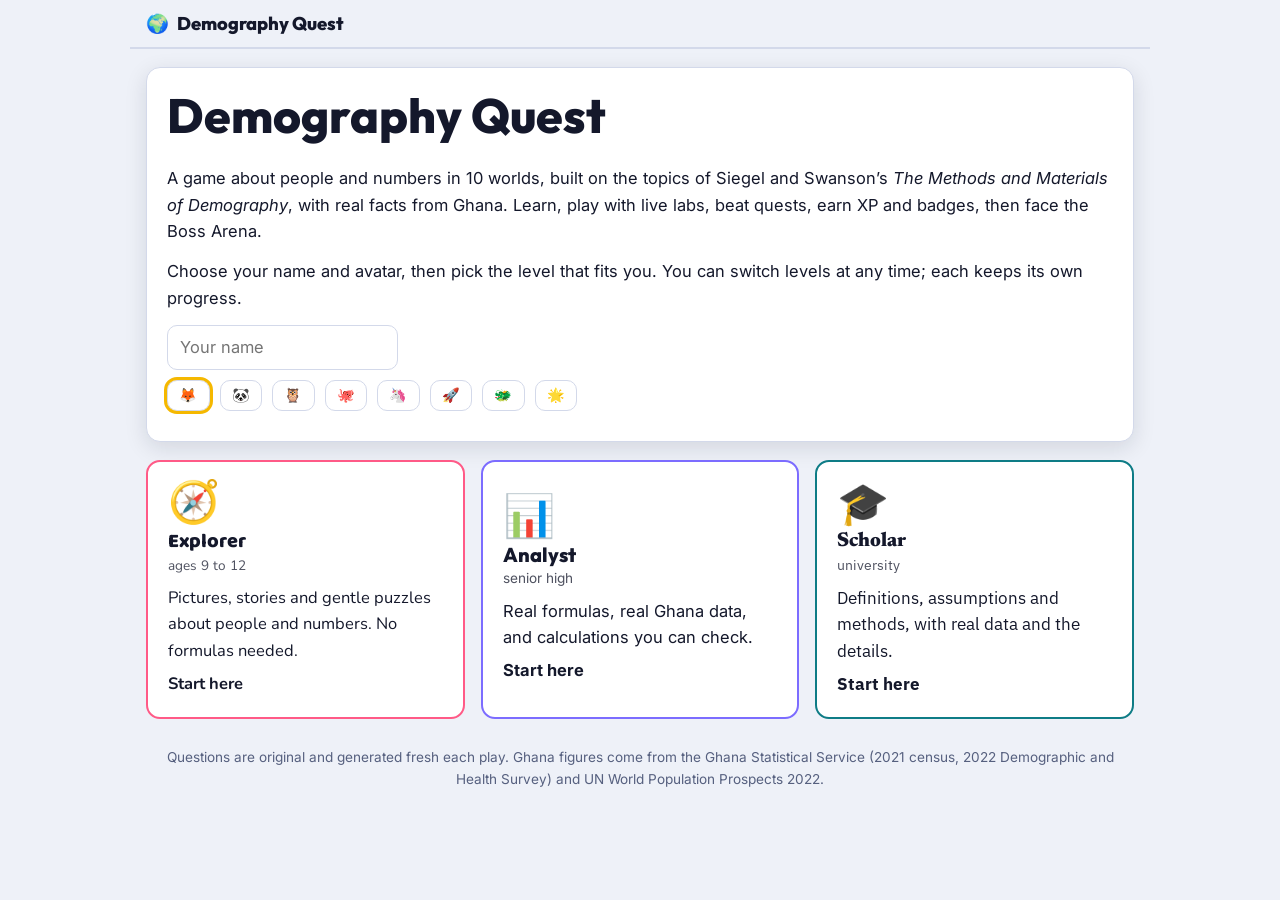
<file: games/mmd.html>
<!DOCTYPE html>
<html lang="en">
<head>
<meta charset="utf-8">
<meta name="viewport" content="width=device-width, initial-scale=1, viewport-fit=cover">
<title>Demography Quest: a game of people and numbers, in three levels</title>
<link rel="preconnect" href="https://fonts.googleapis.com">
<link rel="preconnect" href="https://fonts.gstatic.com" crossorigin>
<link href="https://fonts.googleapis.com/css2?family=Baloo+2:wght@600;800&family=Nunito:wght@600;700;800&family=Outfit:wght@500;700;800&family=Inter:wght@400;500;600&family=Newsreader:opsz,wght@6..72,500;6..72,700&family=IBM+Plex+Sans:wght@400;500;600&family=IBM+Plex+Mono:wght@500&display=swap" rel="stylesheet">
<style>
:root{
  box-sizing:border-box;padding-top:env(safe-area-inset-top,0px);padding-bottom:env(safe-area-inset-bottom,0px);
  --bg:#EEF1F8;--card:#FFFFFF;--card2:#F5F7FC;--ink:#14182B;--muted:#56607F;--line:#D3D9EA;--good:#12945A;--bad:#D4294B;--on:#FFFFFF;
  --dots:rgba(90,100,160,.14);--shadow:rgba(20,24,43,.12);
  --hf:'Outfit',system-ui,sans-serif;--bf:'Inter',system-ui,sans-serif;--rad:14px;
  --acc:#6C5CE7;--acc2:#00A88F;--acc3:#F0693E;--gold:#F5B800;
}
@media (prefers-color-scheme:dark){
  :root:not([data-theme="light"]){--bg:#0C1020;--card:#151B33;--card2:#1B2342;--ink:#EEF1FF;--muted:#A5AED0;--line:#2A3459;--good:#4ADE80;--bad:#FF6B8A;--dots:rgba(165,174,208,.10);--shadow:rgba(0,0,0,.5);}
}
:root[data-theme="dark"]{--bg:#0C1020;--card:#151B33;--card2:#1B2342;--ink:#EEF1FF;--muted:#A5AED0;--line:#2A3459;--good:#4ADE80;--bad:#FF6B8A;--dots:rgba(165,174,208,.10);--shadow:rgba(0,0,0,.5);}
[data-lv="e"]{--hf:'Baloo 2','Trebuchet MS',sans-serif;--bf:'Nunito',system-ui,sans-serif;--rad:20px;--acc:#FF5A87;--acc2:#2EC4A6;--acc3:#7B5CFF;--gold:#FFC93C}
[data-lv="a"]{--hf:'Outfit',system-ui,sans-serif;--bf:'Inter',system-ui,sans-serif;--rad:14px;--acc:#7C6CFF;--acc2:#19D3B0;--acc3:#FF7A59;--gold:#FFC53D}
[data-lv="s"]{--hf:'Newsreader',Georgia,serif;--bf:'IBM Plex Sans',system-ui,sans-serif;--rad:8px;--acc:#0E7C86;--acc2:#B8901E;--acc3:#B23A48;--gold:#D4A62A}
html{height:100%;scroll-padding-top:calc(env(safe-area-inset-top,0px) + 70px)}
*,*::before,*::after{box-sizing:inherit}
body{margin:0;min-height:100%;background:var(--bg);color:var(--ink);font-family:var(--bf);font-size:16.5px;line-height:1.6}
[data-lv="e"] body,body[data-lv="e"]{background-image:radial-gradient(circle,var(--dots) 1.6px,transparent 1.8px);background-size:24px 24px;font-weight:600}
h1,h2,h3,h4{font-family:var(--hf);line-height:1.15;margin:0 0 .45em;font-weight:800}
[data-lv="s"] h1,[data-lv="s"] h2,[data-lv="s"] h3{font-weight:700;letter-spacing:-.01em}
h1{font-size:clamp(1.9rem,5vw,3rem)} h2{font-size:clamp(1.4rem,3.5vw,2rem)} h3{font-size:1.25rem}
p{margin:.45em 0 .85em}
button{font:inherit;color:inherit}
:focus-visible{outline:3px solid var(--gold);outline-offset:3px;border-radius:8px}
code,.mono{font-family:'IBM Plex Mono',ui-monospace,monospace}
.app{max-width:1020px;margin:0 auto;padding:0 16px 70px}
.top{position:sticky;top:env(safe-area-inset-top,0px);z-index:30;margin:0 -16px 18px;padding:9px 16px;background:var(--bg);border-bottom:2px solid var(--line);display:flex;align-items:center;gap:12px;flex-wrap:wrap}
.brand{display:flex;align-items:center;gap:8px;background:none;border:0;padding:0;cursor:pointer;font-family:var(--hf);font-weight:800;font-size:1.15rem}
.who{display:flex;align-items:center;gap:8px;margin-left:auto;font-size:.88rem}
.xpbar{width:110px;height:12px;border-radius:99px;background:var(--line);overflow:hidden;border:1px solid var(--line)}
.xpbar i{display:block;height:100%;background:linear-gradient(90deg,var(--acc),var(--acc2));width:0;transition:width .5s}
.chip{display:inline-flex;align-items:center;gap:5px;padding:2px 10px;border-radius:99px;background:var(--card);border:1px solid var(--line);font-weight:700;font-size:.85rem}
.card{background:var(--card);border:1px solid var(--line);border-radius:var(--rad);padding:20px;box-shadow:0 6px 22px var(--shadow)}
[data-lv="e"] .card{border:3px solid var(--ink);box-shadow:5px 5px 0 var(--ink)}
.card+.card{margin-top:16px}
.btn{display:inline-flex;align-items:center;gap:8px;cursor:pointer;background:var(--acc);color:var(--on);border:1px solid transparent;border-radius:calc(var(--rad) - 4px);padding:.55em 1.2em;font-family:var(--hf);font-weight:800;font-size:1.02rem;transition:transform .08s,filter .15s}
.btn:hover{filter:brightness(1.08);transform:translateY(-1px)} .btn:active{transform:translateY(1px)}
[data-lv="e"] .btn{border:3px solid var(--ink);box-shadow:0 4px 0 var(--ink)}
[data-lv="e"] .btn:active{box-shadow:0 1px 0 var(--ink);transform:translateY(3px)}
.btn.alt{background:var(--card);color:var(--ink);border-color:var(--line)}
[data-lv="e"] .btn.alt{border-color:var(--ink)}
.btn.g2{background:var(--acc2)} .btn.g3{background:var(--acc3)}
.btn.sm{padding:.25em .8em;font-size:.88rem}
.btn[disabled]{opacity:.45;cursor:not-allowed}
.btn.on{outline:3px solid var(--gold)}
.row{display:flex;flex-wrap:wrap;gap:10px;align-items:center;margin:10px 0}
.levels{display:grid;grid-template-columns:repeat(auto-fit,minmax(250px,1fr));gap:16px;margin-top:18px}
.lvcard{cursor:pointer;text-align:left;padding:20px;border-radius:var(--rad);background:var(--card);border:2px solid var(--line);color:var(--ink);transition:transform .12s}
.lvcard:hover{transform:translateY(-4px)}
.lvcard .big{font-size:2.6rem;line-height:1}
.lvcard h3{margin:.3em 0 .1em}
.lvcard.e{border-color:#FF5A87;font-family:'Nunito',sans-serif} .lvcard.a{border-color:#7C6CFF;font-family:'Inter',sans-serif} .lvcard.s{border-color:#0E7C86;font-family:'IBM Plex Sans',sans-serif}
.lvcard.e h3{font-family:'Baloo 2'} .lvcard.a h3{font-family:'Outfit'} .lvcard.s h3{font-family:'Newsreader',serif}
.map{display:grid;grid-template-columns:repeat(auto-fill,minmax(210px,1fr));gap:14px}
.world{position:relative;text-align:left;cursor:pointer;background:var(--card);border:1px solid var(--line);border-radius:var(--rad);padding:14px 14px 12px;min-height:150px;display:flex;flex-direction:column;gap:3px;color:var(--ink);transition:transform .12s}
[data-lv="e"] .world{border:3px solid var(--ink);box-shadow:4px 4px 0 var(--ink)}
.world:hover{transform:translateY(-3px)}
.world .em{font-size:2rem;line-height:1}
.world .nm{font-family:var(--hf);font-weight:800;font-size:1.08rem;line-height:1.15;margin-top:4px}
.world .ch{font-size:.78rem;color:var(--muted)}
.world .st{margin-top:auto;letter-spacing:2px}
.world.lock{opacity:.55;cursor:not-allowed}
.world.next::after{content:"Next up";position:absolute;top:-10px;right:10px;background:var(--acc);color:var(--on);border-radius:99px;padding:0 10px;font-size:.78rem;font-weight:800;font-family:var(--hf)}
.tabs{display:flex;gap:6px;margin:12px 0 16px;flex-wrap:wrap}
.tab{border:1px solid var(--line);background:var(--card);padding:6px 16px;border-radius:99px;cursor:pointer;font-family:var(--hf);font-weight:800}
.tab.on{background:var(--acc);color:var(--on);border-color:transparent}
.learn{display:grid;grid-template-columns:auto 1fr;gap:18px;align-items:start}
.learn .ic{font-size:3rem;line-height:1;background:var(--card2);border:1px solid var(--line);border-radius:var(--rad);padding:12px 14px}
.learn h3{font-size:1.4rem}
.learn p,.learn li{font-size:1.04rem}
.tag{display:inline-block;font-size:.76rem;font-weight:700;color:var(--muted);border:1px dashed var(--muted);border-radius:99px;padding:0 10px;margin-bottom:6px}
.formula{font-family:'IBM Plex Mono',monospace;background:var(--card2);border:1px solid var(--line);border-left:4px solid var(--acc);border-radius:8px;padding:9px 12px;margin:8px 0;font-size:.92rem;overflow-x:auto;white-space:pre-wrap;font-weight:500}
.dots{display:flex;gap:6px;justify-content:center;margin:14px 0 4px}
.dots i{width:10px;height:10px;border-radius:50%;background:var(--line)} .dots i.on{background:var(--acc)}
.hud{display:flex;flex-wrap:wrap;gap:10px;align-items:center;margin-bottom:12px}
.hearts{font-size:1.4rem;letter-spacing:2px}
.qtext{font-size:1.2rem;font-family:var(--hf);font-weight:700;margin:6px 0 10px}
[data-lv="s"] .qtext,[data-lv="a"] .qtext{font-family:var(--bf);font-weight:600}
.data{font-family:'IBM Plex Mono',monospace;background:var(--card2);border:1px solid var(--line);border-radius:10px;padding:8px 12px;margin:8px 0;font-size:.95rem;overflow-x:auto}
.opts{display:grid;gap:9px;margin:10px 0}
.opt{cursor:pointer;text-align:left;background:var(--card2);border:1px solid var(--line);border-radius:12px;padding:10px 14px;color:var(--ink);font-weight:600}
[data-lv="e"] .opt{border:3px solid var(--ink);box-shadow:0 3px 0 var(--ink)}
.opt:hover{filter:brightness(1.05)}
.opt.right{background:var(--good);color:#06210F;border-color:var(--good)} .opt.wrong{background:var(--bad);color:#fff;border-color:var(--bad)}
input.ans,select.sel{font:inherit;padding:8px 12px;border:1px solid var(--line);border-radius:10px;background:var(--card);color:var(--ink);width:11em;max-width:100%}
[data-lv="e"] input.ans{border:3px solid var(--ink)}
.fb{min-height:1.5em;margin:8px 0;font-weight:700}
.fb.good{color:var(--good)} .fb.bad{color:var(--bad)}
.why{background:var(--card2);border-radius:10px;padding:9px 12px;margin:8px 0;font-size:.95rem;border:1px dashed var(--line)}
.kpis{display:grid;grid-template-columns:repeat(auto-fit,minmax(130px,1fr));gap:9px;margin:10px 0}
.kpi{background:var(--card2);border:1px solid var(--line);border-radius:12px;padding:8px 12px}
.kpi b{display:block;font-family:'IBM Plex Mono',monospace;font-size:1.2rem}
.kpi span{font-size:.76rem;color:var(--muted)}
.ctrl{display:grid;grid-template-columns:1fr auto;gap:2px 10px;align-items:center;margin:5px 0}
.ctrl label{font-weight:700;font-size:.92rem}
.ctrl output{font-family:'IBM Plex Mono',monospace;font-size:.9rem;min-width:3.6em;text-align:right}
.ctrl input[type=range]{grid-column:1/-1;width:100%;accent-color:var(--acc);height:26px}
.ctrls{display:grid;grid-template-columns:repeat(auto-fit,minmax(250px,1fr));gap:2px 20px}
.chart{width:100%;height:auto;display:block;background:var(--card);border:1px solid var(--line);border-radius:12px;touch-action:none}
.chart text{fill:var(--ink);font-family:var(--bf);font-size:11px}
.chart .mut{fill:var(--muted)} .chart .gl{stroke:var(--line)} .chart .ax{stroke:var(--muted)}
.twocol{display:grid;grid-template-columns:1fr 1fr;gap:14px}
.callout{border-radius:12px;padding:10px 14px;margin:12px 0;background:var(--card2);border-left:4px solid var(--acc)}
.callout b.t{display:block;font-size:.74rem;letter-spacing:.07em;text-transform:uppercase;color:var(--muted)}
.win{text-align:center}
.badge{display:inline-grid;place-items:center;width:130px;height:130px;border-radius:50%;background:var(--gold);color:#14182B;font-size:3.3rem;border:3px solid var(--ink);box-shadow:0 6px 0 var(--ink);margin:6px auto 10px;animation:pop .6s cubic-bezier(.2,1.6,.4,1)}
@keyframes pop{from{transform:scale(.2) rotate(-30deg)}}
.stars{font-size:2rem;letter-spacing:4px}
.toast{position:fixed;left:50%;bottom:calc(env(safe-area-inset-bottom,0px) + 22px);transform:translateX(-50%);background:var(--ink);color:var(--bg);padding:10px 18px;border-radius:99px;font-weight:700;z-index:60;animation:rise .35s}
@keyframes rise{from{transform:translate(-50%,20px);opacity:0}}
.confetti{position:fixed;inset:0;pointer-events:none;overflow:hidden;z-index:50}
.confetti i{position:absolute;top:-20px;width:10px;height:16px;animation:fall 2.4s linear forwards}
@keyframes fall{to{transform:translateY(110vh) rotate(720deg)}}
.badges{display:flex;flex-wrap:wrap;gap:10px}
.bdg{width:92px;text-align:center;font-size:.76rem;line-height:1.2}
.bdg .i{display:grid;place-items:center;width:58px;height:58px;margin:0 auto 4px;border-radius:50%;background:var(--card2);border:2px solid var(--line);font-size:1.7rem;filter:grayscale(1);opacity:.45}
.bdg.got .i{filter:none;opacity:1;background:var(--gold);border-color:var(--ink)}
.tbl{border-collapse:collapse;width:100%;font-size:.9rem}
.tbl th,.tbl td{padding:5px 9px;border-bottom:1px solid var(--line);text-align:right}
.tbl th:first-child,.tbl td:first-child{text-align:left}
.shake{animation:shake .35s}
@keyframes shake{25%{transform:translateX(-7px)}75%{transform:translateX(7px)}}
.foot{margin-top:28px;text-align:center;color:var(--muted);font-size:.85rem}
.linkbtn{background:none;border:0;padding:0;color:var(--muted);text-decoration:underline;cursor:pointer;font:inherit}
@media (max-width:640px){.learn{grid-template-columns:1fr}.twocol{grid-template-columns:1fr}.xpbar{width:70px}.brand span.t{display:none}}
@media (prefers-reduced-motion:reduce){*{animation:none!important;transition:none!important}}
</style>
</head>
<body>
<div id="app" class="app"><noscript><p style="padding:24px">Stats Quest needs JavaScript. Please enable it and reload.</p></noscript></div>
<script>
window.A={calc:{},sum:a=>a.reduce((s,x)=>s+x,0)};
(function(){window.A.D={"census":[[1891,764613],[1901,1549661],[1911,1503911],[1921,2296400],[1931,3160386],[1948,4118459],[1960,6726815],[1970,8559313],[1984,12296081],[2000,18912079],[2010,24658823],[2021,30832019]],"censusYear":{"1960":1960.2,"1970":1970.2,"1984":1984.2,"2000":2000.2,"2010":2010.73,"2021":2021.49},"age21":{"m":[369697,368565,384826,390634,399085,394971,391307,383431,377420,357124,370116,335775,356318,332565,318383,347636,331926,325968,336459,311252,345256,342763,268546,254349,231888,288015,252335,238809,257696,225263,273942,265497,235406,195041,192735,257044,210258,176644,202591,153594,204461,184127,168856,132143,112845,174043,140424,107676,113704,101734,130047,110324,96395,82404,70261,86152,84052,66046,66532,55254,80189,68482,51537,52693,57665,56060,42065,37627,37852,31892,42691,35231,26039,24065,21229,25276,20482,12838,15140,12643,17114,14586,10130,7985,7225,9628,7460,4715,4037,3929,5517,3909,1567,1328,1006,9998],"f":[360895,358144,375128,381024,385725,381217,377418,368552,370015,343555,353979,322886,340643,327253,313802,339985,337460,326918,341723,312119,348035,347989,285260,271347,250104,304783,273905,256473,282961,244062,293952,269824,246267,212311,201740,257570,215244,189702,218078,163313,204929,182032,161448,137472,117590,161478,137047,106722,120829,103811,138982,114509,101051,88814,78939,96549,91216,71056,75241,60597,95718,78360,59949,60358,64240,66010,47776,40935,42639,34931,56890,42433,31369,28368,25685,36925,30419,18908,21988,18550,33825,25446,17787,16535,16272,22037,16426,9660,8061,7606,13280,7556,3383,2669,2248,24664]},"age10":{"M":[1731787,1589632,1477525,1311112,1100727,943213,790301,676768,572620,452975,394600,258582,227050,136244,149512,89149,62357,32937,19004,8750],"F":[1673619,1539320,1438515,1298877,1222764,1106898,888508,744635,613730,485123,438498,265113,248799,157627,201818,116804,96727,50133,32077,14393]},"regions":[{"n":"Ahafo","ab":"AH","p10":484210,"p21":564668,"tfr":null,"wfr":null,"c":1,"r":3},{"n":"Ashanti","ab":"AS","p10":4780380,"p21":5440463,"tfr":3.5,"wfr":3.0,"c":2,"r":3},{"n":"Bono","ab":"BO","p10":922617,"p21":1208649,"tfr":3.7,"wfr":3.4,"c":1,"r":2},{"n":"Bono East","ab":"BE","p10":904156,"p21":1203400,"tfr":4.7,"wfr":4.3,"c":2,"r":2},{"n":"Central","ab":"CE","p10":2201863,"p21":2859821,"tfr":3.6,"wfr":2.8,"c":2,"r":4},{"n":"Eastern","ab":"EA","p10":2633154,"p21":2925653,"tfr":3.5,"wfr":3.0,"c":3,"r":3},{"n":"Greater Accra","ab":"GA","p10":4010054,"p21":5455692,"tfr":2.9,"wfr":2.6,"c":3,"r":4},{"n":"North East","ab":"NE","p10":465005,"p21":658946,"tfr":6.6,"wfr":6.5,"c":3,"r":1},{"n":"Northern","ab":"NO","p10":1544946,"p21":2310939,"tfr":5.6,"wfr":5.1,"c":2,"r":1},{"n":"Oti","ab":"OT","p10":636889,"p21":747248,"tfr":5.2,"wfr":4.6,"c":4,"r":2},{"n":"Savannah","ab":"SA","p10":469510,"p21":653266,"tfr":5.8,"wfr":5.4,"c":1,"r":1},{"n":"Upper East","ab":"UE","p10":1046545,"p21":1301226,"tfr":4.6,"wfr":4.5,"c":3,"r":0},{"n":"Upper West","ab":"UW","p10":702110,"p21":901502,"tfr":4.5,"wfr":4.2,"c":1,"r":0},{"n":"Volta","ab":"VO","p10":1481363,"p21":1659040,"tfr":3.2,"wfr":2.7,"c":4,"r":3},{"n":"Western","ab":"WE","p10":1664586,"p21":2060585,"tfr":3.6,"wfr":3.0,"c":1,"r":4},{"n":"Western North","ab":"WN","p10":711435,"p21":880921,"tfr":3.8,"wfr":3.3,"c":0,"r":3}],"asfr":{"1988":[124,258,278,248,195,117,60],"1993":[119,231,244,215,163,99,29],"1998":[90,192,206,183,143,79,16],"2022":[63,156,190,176,128,53,14],"2022u":[43,121,160,159,110,43,6],"2022r":[88,203,231,199,155,66,23]},"tfrSeries":{"yr":[1988,1993,1998,2003,2008,2014,2017,2022],"tot":[6.4,5.5,4.55,4.4,4.0,4.2,3.9,3.9],"urb":[null,3.99,2.96,3.1,3.1,3.4,3.3,3.2],"rur":[null,6.36,5.41,5.6,4.9,5.2,4.7,4.8]},"un":[{"y":1950,"pop":5078,"b":237,"d":114,"cbr":46.8,"cdr":22.6,"tfr":6.59,"imr":149.2,"e0":43.11},{"y":1955,"pop":5887,"b":298,"d":122,"cbr":50.7,"cdr":20.8,"tfr":6.77,"imr":133.2,"e0":45.5},{"y":1960,"pop":6912,"b":344,"d":131,"cbr":49.8,"cdr":19.0,"tfr":6.85,"imr":123.1,"e0":47.1},{"y":1965,"pop":7828,"b":376,"d":146,"cbr":47.9,"cdr":18.6,"tfr":6.89,"imr":120.0,"e0":47.78},{"y":1970,"pop":8862,"b":418,"d":163,"cbr":47.2,"cdr":18.4,"tfr":6.95,"imr":120.1,"e0":47.81},{"y":1975,"pop":10210,"b":464,"d":168,"cbr":45.4,"cdr":16.4,"tfr":6.77,"imr":112.0,"e0":49.25},{"y":1980,"pop":11865,"b":532,"d":179,"cbr":44.8,"cdr":15.1,"tfr":6.52,"imr":101.6,"e0":51.12},{"y":1985,"pop":13651,"b":608,"d":189,"cbr":44.3,"cdr":13.8,"tfr":6.19,"imr":94.9,"e0":52.42},{"y":1990,"pop":15447,"b":625,"d":178,"cbr":40.4,"cdr":11.5,"tfr":5.71,"imr":79.8,"e0":55.62},{"y":1995,"pop":17439,"b":632,"d":186,"cbr":36.2,"cdr":10.7,"tfr":5.07,"imr":72.6,"e0":56.57},{"y":2000,"pop":19666,"b":706,"d":195,"cbr":35.9,"cdr":9.9,"tfr":4.85,"imr":64.3,"e0":58.2},{"y":2005,"pop":22497,"b":785,"d":208,"cbr":34.9,"cdr":9.2,"tfr":4.54,"imr":54.9,"e0":59.76},{"y":2010,"pop":25575,"b":844,"d":221,"cbr":33.0,"cdr":8.6,"tfr":4.21,"imr":47.0,"e0":61.16},{"y":2015,"pop":28871,"b":916,"d":225,"cbr":31.7,"cdr":7.8,"tfr":4.05,"imr":38.7,"e0":63.18},{"y":2020,"pop":31888,"b":875,"d":237,"cbr":27.4,"cdr":7.4,"tfr":3.54,"imr":33.5,"e0":64.3},{"y":2021,"pop":32519,"b":879,"d":243,"cbr":27.0,"cdr":7.5,"tfr":3.49,"imr":32.5,"e0":64.3},{"y":2022,"pop":33149,"b":882,"d":235,"cbr":26.6,"cdr":7.1,"tfr":3.43,"imr":31.6,"e0":65.2},{"y":2023,"pop":33788,"b":889,"d":238,"cbr":26.3,"cdr":7.0,"tfr":3.4,"imr":30.7,"e0":65.5}],"unB":{"2010":[844,221],"2011":[864,221],"2012":[883,221],"2013":[896,223],"2014":[898,220],"2015":[916,225],"2016":[902,220],"2017":[876,223],"2018":[897,228],"2019":[872,229],"2020":[875,237],"2021":[879,243]},"ethnic":[["Akan",13925576],["Mole-Dagbani",5638881],["Ewe",3902009],["Ga-Dangme",2153562],["Gurma",1959618],["Guan",981747],["Grusi",826901],["Mande",600213],["Other",496029]],"lit":{"yes":16453426,"no":6134584},"urbanShare":[[1960,23.1],[1970,28],[1984,32],[2010,50.9],[2021,56.7]],"urban21":{"u":17472530,"r":13359489},"hh":{"y10":{"all":4.4,"urb":4.1,"rur":5.0},"y21":{"all":3.6,"urb":3.3,"rur":4.0}},"agroup":{"chi2000":41.3,"chi2021":35.3,"yth2000":34.6,"yth2021":38.2},"est2015":{"gss":27670174,"un":28871000},"dhs":{"women":15014,"households":18450,"clusters":618}};})();
(function(){
'use strict';
const A=window.A,D=A.D,C=A.calc,sum=A.sum;
/* ---------- growth ---------- */
C.expR=(p1,p2,t)=>Math.log(p2/p1)/t;
C.geoR=(p1,p2,t)=>Math.pow(p2/p1,1/t)-1;
C.linR=(p1,p2,t)=>(p2/p1-1)/t;
C.dbl=r=>Math.log(2)/r;
C.cy=y=>D.censusYear[String(y)];
C.census=y=>D.census.find(c=>c[0]===+y)[1];
/* ---------- age data ---------- */
C.both21=()=>D.age21.m.map((v,i)=>v+D.age21.f[i]);
C.grp=(arr,w,n)=>{const g=[];for(let i=0;i<n*w;i+=w)g.push(sum(arr.slice(i,i+w)));return g;};
C.grp21=(arr)=>{const g=C.grp(arr,5,17);g.push(sum(arr.slice(85)));return g;}; /* 0-4 ... 80-84, 85+ (18 groups) */
C.whipple=(P,lo,hi)=>{lo=lo||23;hi=hi||62;let s=0;for(let a=25;a<=60;a+=5)s+=P[a];let t=0;for(let a=lo;a<=hi;a++)t+=P[a];return 100*s/(t/5);};
C.myers=P=>{
  const bl=[];for(let d=0;d<10;d++){let S1=0,S2=0;for(let k=1;k<=7;k++)S1+=P[10*k+d];for(let k=2;k<=8;k++)S2+=P[10*k+d];bl.push((d+1)*S1+(9-d)*S2);}
  const t=sum(bl),pct=bl.map(b=>100*b/t);return {pct,idx:0.5*sum(pct.map(p=>Math.abs(p-10)))};
};
C.unIndex=(Mg,Fg)=>{
  const SR=[];for(let i=0;i<15;i++)SR.push(100*Mg[i]/Fg[i]);
  let s=0;for(let i=0;i<14;i++)s+=Math.abs(SR[i+1]-SR[i]);const SRS=s/14;
  const ars=G=>{let t=0;for(let i=1;i<14;i++)t+=Math.abs(100*2*G[i]/(G[i-1]+G[i+1])-100);return t/13;};
  const am=ars(Mg),af=ars(Fg),idx=3*SRS+am+af;
  return {SR,SRS,am,af,idx,cls:idx<20?'accurate':idx<=40?'inaccurate':'highly inaccurate'};
};
C.medianSingle=P=>{const half=sum(P)/2;let c=0;for(let a=0;a<P.length;a++){if(c+P[a]>=half)return a+(half-c)/P[a];c+=P[a];}return NaN;};
C.medianGrp=(G,w)=>{const half=sum(G)/2;let c=0;for(let i=0;i<G.length;i++){if(c+G[i]>=half)return i*w+(half-c)/G[i]*w;c+=G[i];}return NaN;};
C.dep=(g)=>{ /* g: 18 groups (0-4..85+) */const y=g[0]+g[1]+g[2],w=sum(g.slice(3,13)),o=sum(g.slice(13));return {y,w,o,yd:100*y/w,od:100*o/w,td:100*(y+o)/w,ai:100*o/y};};
/* ---------- mortality model: Siler hazard calibrated to UN WPP 2022 indicators (2021) ---------- */
const SP={a1:0.30863488433993674,b1:10,a2:0.002062271091405915,a3:0.0001106598548361882,b3:0.08494401196198016};
C.SP=SP;
const H=(x,k)=>k*(SP.a1/SP.b1*(1-Math.exp(-SP.b1*x))+SP.a2*x+SP.a3/SP.b3*(Math.exp(SP.b3*x)-1));
C.lx=(x,k)=>Math.exp(-H(x,k));
const Lint=(a,b,k)=>{const n=Math.max(40,Math.round((b-a)*(a<1?400:20)));const h=(b-a)/n;let s=0;for(let i=0;i<n;i++)s+=C.lx(a+(i+.5)*h,k);return s*h;};
C.Lint=Lint;
C.e0k=k=>Lint(0,130,k);
C.solveK=e=>{let lo=0.03,hi=8;for(let i=0;i<60;i++){const m=(lo+hi)/2;if(C.e0k(m)>e)lo=m;else hi=m;}return (lo+hi)/2;};
C.AGES19=[0,1,5,10,15,20,25,30,35,40,45,50,55,60,65,70,75,80,85];
C.modelMx=k=>{const a=C.AGES19,m=[];for(let i=0;i<a.length;i++){const lo=a[i],hi=i<a.length-1?a[i+1]:130;m.push((C.lx(lo,k)-C.lx(hi,k))/Lint(lo,hi,k));}return m;};
C.nax=(m0,sex)=>{
  const f=(s)=>s==='m'?(m0<0.107?[0.045+2.684*m0,1.651-2.816*m0]:[0.330,1.352]):(m0<0.107?[0.053+2.800*m0,1.522-1.518*m0]:[0.350,1.361]);
  if(sex==='b'){const a=f('m'),b=f('f');return [(a[0]+b[0])/2,(a[1]+b[1])/2];}return f(sex);
};
C.lifetable=(mx,sex)=>{
  const ages=C.AGES19,N=ages.length,n=ages.map((x,i)=>i===N-1?Infinity:ages[i+1]-x);
  const na=C.nax(mx[0],sex||'b');const ax=n.map((w,i)=>i===0?na[0]:i===1?na[1]:i===N-1?1/mx[i]:w/2);
  const q=mx.map((m,i)=>i===N-1?1:Math.min(1,n[i]*m/(1+(n[i]-ax[i])*m)));
  const l=[1e5],d=[],L=[];for(let i=0;i<N;i++){d.push(l[i]*q[i]);if(i<N-1)l.push(l[i]-d[i]);}
  for(let i=0;i<N;i++)L.push(i===N-1?l[i]/mx[i]:n[i]*l[i+1]+ax[i]*d[i]);
  const T=new Array(N);let t=0;for(let i=N-1;i>=0;i--){t+=L[i];T[i]=t;}
  const e=T.map((tt,i)=>tt/l[i]);
  return {ages,n,ax,m:mx,q,l,d,L,T,e};
};
/* Leslie survival ratios for 5-year groups (0-4 ... 80-84, 85+) at hazard multiplier k */
C.leslie=k=>{
  const L5=[];for(let i=0;i<17;i++)L5.push(Lint(5*i,5*i+5,k));
  const T85=Lint(85,130,k),T90=Lint(90,130,k);
  const S=[];for(let i=0;i<16;i++)S.push(L5[i+1]/L5[i]);S.push(T85/L5[16]);
  return {S,S85:T90/T85,B0:L5[0]/5,L5};
};
/* ---------- fertility measures ---------- */
C.tfr=a=>5*sum(a)/1000;
C.macb=a=>{const mid=[17.5,22.5,27.5,32.5,37.5,42.5,47.5];return sum(a.map((x,i)=>x*mid[i]))/sum(a);};
C.SRB=1.03;
/* ---------- cohort-component projection ---------- */
C.base21=()=>({M:C.grp21(D.age21.m),F:C.grp21(D.age21.f)});
C.project=P=>{
  const steps=P.tfr.length;let {M,F}=C.base21();M=M.slice();F=F.slice();
  const pat=P.asfr||D.asfr['2022'],ps=C.tfr(pat);const out=[{yr:2021,M:M.slice(),F:F.slice(),births:null}];
  for(let s=0;s<steps;s++){
    const kf=C.solveK(P.e0[s]+(P.gap||0)/2),km=C.solveK(P.e0[s]-(P.gap||0)/2);
    const Lf=C.leslie(kf),Lm=C.leslie(km);
    const Fn=new Array(18).fill(0),Mn=new Array(18).fill(0);
    for(let i=0;i<17;i++){Fn[i+1]+=F[i]*Lf.S[i];Mn[i+1]+=M[i]*Lm.S[i];}
    Fn[17]+=F[17]*Lf.S85;Mn[17]+=M[17]*Lm.S85;
    const sc=P.tfr[s]/ps;let births=0;
    for(let j=0;j<7;j++){const g=3+j;births+=5*pat[j]/1000*sc*(F[g]+Fn[g])/2;}
    const srb=P.srb||C.SRB;
    Fn[0]=births/(1+srb)*Lf.B0;Mn[0]=births*srb/(1+srb)*Lm.B0;
    const mig=(P.nm||0)*5;if(mig){const w=[4,5,6];w.forEach(g=>{Fn[g]=Math.max(0,Fn[g]+mig/6);Mn[g]=Math.max(0,Mn[g]+mig/6);});}
    M=Mn;F=Fn;out.push({yr:2021+5*(s+1),M:M.slice(),F:F.slice(),births:births/5});
  }
  return out;
};
C.metrics=st=>{const g=st.M.map((v,i)=>v+st.F[i]);const d=C.dep(g);return {tot:sum(g),y:d.y,w:d.w,o:d.o,td:d.td,yd:d.yd,od:d.od,youth:g[3]+g[4],pw:100*d.w/sum(g),po:100*d.o/sum(g)};};
C.lerp=(a,b,n)=>Array.from({length:n},(_,i)=>a+(b-a)*(i+1)/n);
})();
(function(){
'use strict';
const S=window.S={};
S.rng=function(seed){let a=seed>>>0;return function(){a|=0;a=a+0x6D2B79F5|0;let t=Math.imul(a^a>>>15,1|a);t=t+Math.imul(t^t>>>7,61|t)^t;return((t^t>>>14)>>>0)/4294967296;};};
S.R=Math.random;
S.int=(a,b,r)=>a+Math.floor((r||S.R)()*(b-a+1));
S.pick=(arr,r)=>arr[Math.floor((r||S.R)()*arr.length)];
S.shuffle=(a,r)=>{a=a.slice();r=r||S.R;for(let i=a.length-1;i>0;i--){const j=Math.floor(r()*(i+1));[a[i],a[j]]=[a[j],a[i]];}return a;};
S.norm01=r=>{r=r||S.R;let u=0,v=0;while(!u)u=r();while(!v)v=r();return Math.sqrt(-2*Math.log(u))*Math.cos(2*Math.PI*v);};
S.sum=a=>a.reduce((s,x)=>s+x,0);
S.mean=a=>S.sum(a)/a.length;
S.median=a=>{const b=a.slice().sort((x,y)=>x-y),n=b.length;return n%2?b[(n-1)/2]:(b[n/2-1]+b[n/2])/2;};
S.mode=a=>{const c={};a.forEach(x=>c[x]=(c[x]||0)+1);let best=null,m=0;for(const k in c){if(c[k]>m){m=c[k];best=+k;}}const ties=Object.keys(c).filter(k=>c[k]===m).length;return {v:best,n:m,unique:ties===1};};
S.vari=a=>{const m=S.mean(a);return S.sum(a.map(x=>(x-m)**2))/(a.length-1);};
S.sd=a=>Math.sqrt(S.vari(a));
S.quart=a=>{const b=a.slice().sort((x,y)=>x-y),n=b.length,h=Math.floor(n/2);const lo=b.slice(0,h),hi=b.slice(n%2?h+1:h);return {q1:S.median(lo),q3:S.median(hi)};};
S.iqr=a=>{const q=S.quart(a);return q.q3-q.q1;};
S.skew=a=>{const m=S.mean(a),s=Math.sqrt(S.sum(a.map(x=>(x-m)**2))/a.length);return s===0?0:S.sum(a.map(x=>((x-m)/s)**3))/a.length;};
S.kurt=a=>{const m=S.mean(a),s2=S.sum(a.map(x=>(x-m)**2))/a.length;return s2===0?0:S.sum(a.map(x=>(x-m)**4))/a.length/(s2*s2)-3;};
/* normal */
S.erf=x=>{const s=Math.sign(x);x=Math.abs(x);const t=1/(1+0.3275911*x);const y=1-(((((1.061405429*t-1.453152027)*t)+1.421413741)*t-0.284496736)*t+0.254829592)*t*Math.exp(-x*x);return s*y;};
S.cdf=z=>0.5*(1+S.erf(z/Math.SQRT2));
S.pdf=z=>Math.exp(-z*z/2)/Math.sqrt(2*Math.PI);
S.inv=p=>{if(p<=0)return -Infinity;if(p>=1)return Infinity;const a=[-3.969683028665376e+01,2.209460984245205e+02,-2.759285104469687e+02,1.383577518672690e+02,-3.066479806614716e+01,2.506628277459239e+00],b=[-5.447609879822406e+01,1.615858368580409e+02,-1.556989798598866e+02,6.680131188771972e+01,-1.328068155288572e+01],c=[-7.784894002430293e-03,-3.223964580411365e-01,-2.400758277161838e+00,-2.549732539343734e+00,4.374664141464968e+00,2.938163982698783e+00],d=[7.784695709041462e-03,3.224671290700398e-01,2.445134137142996e+00,3.754408661907416e+00];
  const pl=0.02425,ph=1-pl;let q,r;
  if(p<pl){q=Math.sqrt(-2*Math.log(p));return (((((c[0]*q+c[1])*q+c[2])*q+c[3])*q+c[4])*q+c[5])/((((d[0]*q+d[1])*q+d[2])*q+d[3])*q+1);}
  if(p<=ph){q=p-0.5;r=q*q;return (((((a[0]*r+a[1])*r+a[2])*r+a[3])*r+a[4])*r+a[5])*q/(((((b[0]*r+b[1])*r+b[2])*r+b[3])*r+b[4])*r+1);}
  q=Math.sqrt(-2*Math.log(1-p));return -(((((c[0]*q+c[1])*q+c[2])*q+c[3])*q+c[4])*q+c[5])/((((d[0]*q+d[1])*q+d[2])*q+d[3])*q+1);};
/* gamma / beta */
S.lgam=x=>{const c=[76.18009172947146,-86.50532032941677,24.01409824083091,-1.231739572450155,0.1208650973866179e-2,-0.5395239384953e-5];let y=x,t=x+5.5;t-=(x+0.5)*Math.log(t);let s=1.000000000190015;for(let j=0;j<6;j++)s+=c[j]/++y;return -t+Math.log(2.5066282746310005*s/x);};
S.betacf=(x,a,b)=>{const MAXIT=200,EPS=3e-12,FP=1e-300;let qab=a+b,qap=a+1,qam=a-1,c=1,d=1-qab*x/qap;if(Math.abs(d)<FP)d=FP;d=1/d;let h=d;for(let m=1;m<=MAXIT;m++){const m2=2*m;let aa=m*(b-m)*x/((qam+m2)*(a+m2));d=1+aa*d;if(Math.abs(d)<FP)d=FP;c=1+aa/c;if(Math.abs(c)<FP)c=FP;d=1/d;h*=d*c;aa=-(a+m)*(qab+m)*x/((a+m2)*(qap+m2));d=1+aa*d;if(Math.abs(d)<FP)d=FP;c=1+aa/c;if(Math.abs(c)<FP)c=FP;d=1/d;const del=d*c;h*=del;if(Math.abs(del-1)<EPS)break;}return h;};
S.betai=(x,a,b)=>{if(x<=0)return 0;if(x>=1)return 1;const bt=Math.exp(S.lgam(a+b)-S.lgam(a)-S.lgam(b)+a*Math.log(x)+b*Math.log(1-x));return x<(a+1)/(a+b+2)?bt*S.betacf(x,a,b)/a:1-bt*S.betacf(1-x,b,a)/b;};
S.tcdf=(t,df)=>{const x=df/(df+t*t),p=0.5*S.betai(x,df/2,0.5);return t>0?1-p:p;};
S.tinv=(p,df)=>{let lo=-60,hi=60;for(let i=0;i<100;i++){const m=(lo+hi)/2;if(S.tcdf(m,df)<p)lo=m;else hi=m;}return (lo+hi)/2;};
S.tp2=(t,df)=>2*(1-S.tcdf(Math.abs(t),df));
S.gammaP=(a,x)=>{if(x<=0)return 0;const gln=S.lgam(a);if(x<a+1){let ap=a,sum=1/a,del=sum;for(let n=0;n<300;n++){ap++;del*=x/ap;sum+=del;if(Math.abs(del)<Math.abs(sum)*1e-14)break;}return sum*Math.exp(-x+a*Math.log(x)-gln);}let b=x+1-a,c=1/1e-300,d=1/b,h=d;for(let i=1;i<300;i++){const an=-i*(i-a);b+=2;d=an*d+b;if(Math.abs(d)<1e-300)d=1e-300;c=b+an/c;if(Math.abs(c)<1e-300)c=1e-300;d=1/d;const del=d*c;h*=del;if(Math.abs(del-1)<1e-14)break;}return 1-Math.exp(-x+a*Math.log(x)-gln)*h;};
S.chicdf=(x,df)=>S.gammaP(df/2,x/2);
S.chip=(x,df)=>1-S.chicdf(x,df);
S.chiinv=(p,df)=>{let lo=0,hi=500;for(let i=0;i<100;i++){const m=(lo+hi)/2;if(S.chicdf(m,df)<p)lo=m;else hi=m;}return (lo+hi)/2;};
/* binomial */
S.lchoose=(n,k)=>S.lgam(n+1)-S.lgam(k+1)-S.lgam(n-k+1);
S.bpmf=(n,k,p)=>{if(k<0||k>n)return 0;if(p<=0)return k===0?1:0;if(p>=1)return k===n?1:0;return Math.exp(S.lchoose(n,k)+k*Math.log(p)+(n-k)*Math.log(1-p));};
S.bcdf=(n,k,p)=>{let s=0;for(let i=0;i<=Math.floor(k);i++)s+=S.bpmf(n,i,p);return Math.min(1,s);};
S.btwo=(n,k,p)=>{const pk=S.bpmf(n,k,p);let s=0;for(let i=0;i<=n;i++){const q=S.bpmf(n,i,p);if(q<=pk*(1+1e-9))s+=q;}return Math.min(1,s);};
/* regression */
S.ols=(x,y)=>{const n=x.length,mx=S.mean(x),my=S.mean(y);let sxx=0,sxy=0,syy=0;for(let i=0;i<n;i++){sxx+=(x[i]-mx)**2;sxy+=(x[i]-mx)*(y[i]-my);syy+=(y[i]-my)**2;}const b=sxy/sxx,a=my-b*mx,r=sxy/Math.sqrt(sxx*syy);let sse=0;for(let i=0;i<n;i++)sse+=(y[i]-a-b*x[i])**2;const s2=n>2?sse/(n-2):NaN,se=Math.sqrt(s2/sxx);return {a,b,r,r2:r*r,sse,se,t:b/se,df:n-2,n,mx,my};};
S.welch=(a,b)=>{const m1=S.mean(a),m2=S.mean(b),v1=S.vari(a),v2=S.vari(b),n1=a.length,n2=b.length;const se=Math.sqrt(v1/n1+v2/n2),t=(m1-m2)/se;const df=(v1/n1+v2/n2)**2/((v1/n1)**2/(n1-1)+(v2/n2)**2/(n2-1));return {m1,m2,v1,v2,se,t,df,p:S.tp2(t,df),diff:m1-m2};};
S.chisq2=(o)=>{const r1=o[0]+o[1],r2=o[2]+o[3],c1=o[0]+o[2],c2=o[1]+o[3],n=r1+r2;const e=[r1*c1/n,r1*c2/n,r2*c1/n,r2*c2/n];let x=0;for(let i=0;i<4;i++)x+=(o[i]-e[i])**2/e[i];return {e,chi:x,p:S.chip(x,1),n};};
S.fmt=(x,d)=>{if(x==null||!isFinite(x))return '–';return Number(x).toLocaleString('en-US',{maximumFractionDigits:d==null?2:d,minimumFractionDigits:0});};
S.f=(x,d)=>Number(x).toFixed(d);
})();
(function(){
'use strict';
const Q=window.Q={labs:{},worlds:[]};Q.S=window.S;
const NS='http://www.w3.org/2000/svg';
const el=Q.el=function(tag,attrs,...kids){const e=document.createElement(tag);if(attrs)for(const k in attrs){const v=attrs[k];if(k==='class')e.className=v;else if(k==='html')e.innerHTML=v;else if(k.slice(0,2)==='on')e.addEventListener(k.slice(2),v);else if(v!==false&&v!=null)e.setAttribute(k,v);}for(const c of kids.flat(2)){if(c==null||c===false)continue;e.append(c.nodeType?c:document.createTextNode(String(c)));}return e;};
const sv=Q.sv=function(tag,attrs,...kids){const e=document.createElementNS(NS,tag);for(const k in attrs||{})e.setAttribute(k,attrs[k]);for(const c of kids.flat(2)){if(c==null)continue;e.append(c.nodeType?c:document.createTextNode(String(c)));}return e;};
Q.slider=function(parent,o){const out=el('output',null,'');const id='s'+Math.random().toString(36).slice(2,8);const inp=el('input',{type:'range',id,min:o.min,max:o.max,step:o.step||1,value:o.value,'aria-label':o.label});
  const show=()=>{out.textContent=(o.pre||'')+Number(inp.value).toLocaleString('en-US',{maximumFractionDigits:o.dec||0,minimumFractionDigits:o.dec||0})+(o.suf||'');};
  inp.addEventListener('input',()=>{show();o.on&&o.on(+inp.value);});show();parent.append(el('div',{class:'ctrl'},el('label',{for:id},o.label),out,inp));return {get:()=>+inp.value,set:v=>{inp.value=v;show();}};};
Q.toggle=function(parent,items,cur,on){const w=el('div',{class:'row'});const bs=[];items.forEach(it=>{const b=el('button',{class:'btn sm alt'+(it[0]===cur?' on':''),onclick:()=>{bs.forEach(x=>x.classList.remove('on'));b.classList.add('on');on(it[0]);}},it[1]);bs.push(b);w.append(b);});parent.append(w);return w;};
Q.kpis=items=>el('div',{class:'kpis'},items.map(i=>el('div',{class:'kpi'},el('b',null,i[0]),el('span',null,i[1]))));
Q.callout=(t,h)=>el('div',{class:'callout'},t?el('b',{class:'t'},t):null,el('div',{html:h}));
function nice(lo,hi,n){n=n||5;if(hi===lo)hi=lo+1;const raw=(hi-lo)/n,mag=Math.pow(10,Math.floor(Math.log10(raw))),r=raw/mag,step=(r<1.5?1:r<3?2:r<7?5:10)*mag;const t=[];for(let v=Math.ceil(lo/step-1e-9)*step;v<=hi+1e-9;v+=step)t.push(+v.toFixed(10));return t;}
Q.nice=nice;
const svg=(W,H,label)=>sv('svg',{viewBox:'0 0 '+W+' '+H,class:'chart',role:'img','aria-label':label||'Chart'});
const P={l:48,r:14,t:14,b:34};
function axes(s,W,H,x0,x1,y0,y1,o){o=o||{};const X=x=>P.l+(x-x0)/(x1-x0)*(W-P.l-P.r),Y=y=>H-P.b-(y-y0)/(y1-y0)*(H-P.t-P.b);
  if(y1!=null)nice(y0,y1,4).forEach(v=>{s.append(sv('line',{class:'gl',x1:P.l,x2:W-P.r,y1:Y(v),y2:Y(v)}),sv('text',{class:'mut',x:P.l-6,y:Y(v)+4,'text-anchor':'end'},o.yfmt?o.yfmt(v):String(v)));});
  nice(x0,x1,o.xn||7).forEach(v=>s.append(sv('line',{class:'ax',x1:X(v),x2:X(v),y1:H-P.b,y2:H-P.b+4}),sv('text',{class:'mut',x:X(v),y:H-P.b+16,'text-anchor':'middle'},o.xfmt?o.xfmt(v):String(v))));
  s.append(sv('line',{class:'ax',x1:P.l,x2:W-P.r,y1:H-P.b,y2:H-P.b}));
  if(o.xl)s.append(sv('text',{x:(P.l+W-P.r)/2,y:H-3,'text-anchor':'middle'},o.xl));
  if(o.yl)s.append(sv('text',{x:12,y:(P.t+H-P.b)/2,'text-anchor':'middle',transform:'rotate(-90 12 '+(P.t+H-P.b)/2+')'},o.yl));
  return {X,Y};}
Q.ch={};
Q.ch.bars=function(data,o){o=o||{};const W=o.W||640,H=o.H||260;const s=svg(W,H,o.label||'Bar chart');const ymax=o.ymax||Math.max(...data.map(d=>d.v))*1.1||1;
  const {X,Y}=axes(s,W,H,0,data.length,0,ymax,{xfmt:()=>'',yfmt:o.yfmt,yl:o.yl});const bw=(W-P.l-P.r)/data.length;
  data.forEach((d,i)=>{const x=P.l+i*bw+bw*.12,w=bw*.76,y=Y(d.v);const r=sv('rect',{x,y,width:w,height:Math.max(0,Y(0)-y),rx:o.round===false?0:4,fill:d.c||'var(--acc)'});if(d.t)r.append(sv('title',{},d.t));s.append(r,sv('text',{class:'mut',x:x+w/2,y:H-P.b+15,'text-anchor':'middle'},d.l));if(o.vals)s.append(sv('text',{x:x+w/2,y:y-4,'text-anchor':'middle'},o.vf?o.vf(d.v):d.v));});
  return s;};
Q.ch.hist=function(vals,bins,o){o=o||{};bins=Math.max(1,Math.round(bins));const W=o.W||640,H=o.H||260;const lo=o.lo!=null?o.lo:Math.min(...vals),hi=o.hi!=null?o.hi:Math.max(...vals)+1e-9;const w=(hi-lo)/bins;const c=Array(bins).fill(0);vals.forEach(v=>{let i=Math.floor((v-lo)/w);if(i>=bins)i=bins-1;if(i<0)i=0;c[i]++;});
  const s=svg(W,H,o.label||'Histogram');const ymax=Math.max(...c)*1.15||1;const {X,Y}=axes(s,W,H,lo,hi,0,ymax,{xl:o.xl,yl:'Frequency',xfmt:o.xfmt});
  c.forEach((n,i)=>{const x=X(lo+i*w),x2=X(lo+(i+1)*w);s.append(sv('rect',{x:x+.5,y:Y(n),width:Math.max(0,x2-x-1),height:Y(0)-Y(n),fill:o.c||'var(--acc)',opacity:.88}));});
  return {svg:s,counts:c};};
/* dot plot; items [{v, c}] ; marks [{v,label,c,dash}] ; drag callback(i,newV) */
Q.ch.dots=function(items,o){o=o||{};const W=o.W||640,H=o.H||190,lo=o.lo,hi=o.hi;const s=svg(W,H,o.label||'Dot plot');const {X}=axes(s,W,H,lo,hi,null,null,{xfmt:o.xfmt,xl:o.xl,xn:10});
  (o.marks||[]).forEach(m=>{s.append(sv('line',{x1:X(m.v),x2:X(m.v),y1:12,y2:H-P.b,stroke:m.c,'stroke-width':2.4,'stroke-dasharray':m.dash||''}),sv('text',{x:X(m.v)+4,y:m.ty||22,style:'fill:'+m.c+';font-weight:700'},m.label));});
  const stack={};const base=H-P.b-10;
  items.forEach((it,i)=>{const key=Math.round(it.v*2)/2;stack[key]=(stack[key]||0)+1;const cy=base-(stack[key]-1)*(o.r||9)*2;const c=sv('circle',{cx:X(it.v),cy,r:o.r||9,fill:it.c||'var(--acc)',stroke:'var(--card)','stroke-width':1.5});
    if(o.drag){c.style.cursor='ew-resize';c.addEventListener('pointerdown',ev=>{ev.preventDefault();try{c.setPointerCapture(ev.pointerId);}catch(e){}const rect=s.getBoundingClientRect();const mv=e2=>{const px=(e2.clientX-rect.left)/rect.width*W;let v=lo+(px-P.l)/(W-P.l-P.r)*(hi-lo);v=Math.max(lo,Math.min(hi,Math.round(v*2)/2));c.setAttribute('cx',X(v));o.drag(i,v);};const up=()=>{c.removeEventListener('pointermove',mv);c.removeEventListener('pointerup',up);o.dragEnd&&o.dragEnd();};c.addEventListener('pointermove',mv);c.addEventListener('pointerup',up);});}
    s.append(c);});
  return s;};
Q.ch.curve=function(fns,x0,x1,o){o=o||{};const W=o.W||640,H=o.H||250;const s=svg(W,H,o.label||'Density curve');let ym=0;const N=240;const pts=fns.map(f=>{const a=[];for(let i=0;i<=N;i++){const x=x0+(x1-x0)*i/N,y=f.fn(x);a.push([x,y]);ym=Math.max(ym,y);}return a;});ym*=1.12;
  const {X,Y}=axes(s,W,H,x0,x1,0,ym,{xfmt:o.xfmt,yfmt:()=>'',xl:o.xl,xn:8});
  (o.shade||[]).forEach(sh=>{const a=Math.max(x0,sh.a),b=Math.min(x1,sh.b);if(!(b>a))return;const f=fns[sh.i||0].fn;const p=[[a,0]];for(let i=0;i<=80;i++){const x=a+(b-a)*i/80;p.push([x,f(x)]);}p.push([b,0]);s.append(sv('polygon',{points:p.map(q=>X(q[0])+','+Y(q[1])).join(' '),fill:sh.c||'var(--acc)',opacity:.45}));});
  fns.forEach((f,k)=>s.append(sv('polyline',{points:pts[k].map(q=>X(q[0]).toFixed(1)+','+Y(q[1]).toFixed(1)).join(' '),fill:'none',stroke:f.c||'var(--ink)','stroke-width':2.4,'stroke-dasharray':f.dash||''})));
  (o.vlines||[]).forEach(v=>s.append(sv('line',{x1:X(v.x),x2:X(v.x),y1:P.t,y2:H-P.b,stroke:'var(--muted)','stroke-dasharray':'4 4'}),sv('text',{class:'mut',x:X(v.x)+3,y:P.t+10},v.l||'')));
  return s;};
Q.ch.scatter=function(pts,o){o=o||{};const W=o.W||640,H=o.H||300;const s=svg(W,H,o.label||'Scatter plot');const {X,Y}=axes(s,W,H,o.x0,o.x1,o.y0,o.y1,{xl:o.xl,yl:o.yl});
  (o.lines||[]).forEach(l=>s.append(sv('line',{x1:X(o.x0),y1:Y(l.a+l.b*o.x0),x2:X(o.x1),y2:Y(l.a+l.b*o.x1),stroke:l.c||'var(--acc3)','stroke-width':2.6,'stroke-dasharray':l.dash||''})));
  pts.forEach((p,i)=>{const c=sv('circle',{cx:X(p.x),cy:Y(p.y),r:o.r||7,fill:p.c||'var(--acc)',stroke:'var(--card)','stroke-width':1.5,opacity:.92});
    if(o.drag){c.style.cursor='grab';c.addEventListener('pointerdown',ev=>{ev.preventDefault();try{c.setPointerCapture(ev.pointerId);}catch(e){}const rect=s.getBoundingClientRect();const mv=e2=>{const px=(e2.clientX-rect.left)/rect.width*W,py=(e2.clientY-rect.top)/rect.height*H;const x=o.x0+(px-P.l)/(W-P.l-P.r)*(o.x1-o.x0),y=o.y0+(H-P.b-py)/(H-P.t-P.b)*(o.y1-o.y0);const cx=Math.max(o.x0,Math.min(o.x1,x)),cy=Math.max(o.y0,Math.min(o.y1,y));c.setAttribute('cx',X(cx));c.setAttribute('cy',Y(cy));o.drag(i,cx,cy);};const up=()=>{c.removeEventListener('pointermove',mv);c.removeEventListener('pointerup',up);o.dragEnd&&o.dragEnd();};c.addEventListener('pointermove',mv);c.addEventListener('pointerup',up);});}
    s.append(c);});
  return s;};
Q.ch.lines=function(series,o){o=o||{};const W=o.W||640,H=o.H||250;const s=svg(W,H,o.label||'Line chart');const xs=[],ys=[];series.forEach(a=>a.pts.forEach(p=>{xs.push(p[0]);ys.push(p[1]);}));
  const x0=o.x0!=null?o.x0:Math.min(...xs),x1=o.x1!=null?o.x1:Math.max(...xs),y0=o.y0!=null?o.y0:0,y1=o.y1!=null?o.y1:Math.max(...ys)*1.08;
  const {X,Y}=axes(s,W,H,x0,x1,y0,y1,{xl:o.xl,yl:o.yl,xfmt:o.xfmt,yfmt:o.yfmt});
  series.forEach((a,k)=>{s.append(sv('polyline',{points:a.pts.map(p=>X(p[0]).toFixed(1)+','+Y(p[1]).toFixed(1)).join(' '),fill:'none',stroke:a.c||'var(--acc)','stroke-width':2.6,'stroke-dasharray':a.dash||''}));if(a.dots)a.pts.forEach(p=>s.append(sv('circle',{cx:X(p[0]),cy:Y(p[1]),r:3.5,fill:a.c||'var(--acc)'})));if(a.name)s.append(sv('rect',{x:P.l+6+k*150,y:4,width:11,height:11,rx:3,fill:a.c||'var(--acc)'}),sv('text',{x:P.l+22+k*150,y:14},a.name));});
  return s;};

/* population pyramid: series=[{M,F,outline?}] arrays of counts; shown as % of each series total */
Q.ch.pyramid=function(labels,series,o){o=o||{};const W=o.W||640,n=labels.length,H=o.H||Math.max(300,n*16+54);const s=svg(W,H,o.label||'Population pyramid');
  const pct=series.map(se=>{const t=S_sum(se.M)+S_sum(se.F);return {M:se.M.map(v=>100*v/t),F:se.F.map(v=>100*v/t)};});
  const mx=o.max||Math.max(...pct.flatMap(p=>p.M.concat(p.F)))*1.12;const mid=W/2,sc=(mid-58)/mx,top=20,bot=28,bh=(H-top-bot)/n;
  nice(0,mx,4).forEach(v=>[-1,1].forEach(sg=>s.append(sv('line',{class:'gl',x1:mid+sg*v*sc,x2:mid+sg*v*sc,y1:top,y2:H-bot}),sv('text',{class:'mut',x:mid+sg*v*sc,y:H-12,'text-anchor':'middle'},v+'%'))));
  for(let i=0;i<n;i++){const y=H-bot-(i+1)*bh;pct.forEach((p,k)=>{const fill=!series[k].outline;const mA={x:mid-p.M[i]*sc,y:y+(fill?1:0),width:p.M[i]*sc,height:bh-(fill?2:0)},fA={x:mid,y:y+(fill?1:0),width:p.F[i]*sc,height:bh-(fill?2:0)};
    if(fill){s.append(sv('rect',{...mA,fill:'var(--acc)',opacity:.85}),sv('rect',{...fA,fill:'var(--acc3)',opacity:.85}));}else{const st={fill:'none',stroke:'var(--ink)','stroke-width':1.8};s.append(sv('rect',{...mA,...st}),sv('rect',{...fA,...st}));}});
    if(i%(o.step||1)===0)s.append(sv('text',{class:'mut',x:mid,y:y+bh/2+3.5,'text-anchor':'middle','font-size':9.5,style:'paint-order:stroke;stroke:var(--card);stroke-width:3px'},labels[i]));}
  s.append(sv('text',{x:mid-64,y:13,'text-anchor':'end'},'Males'),sv('text',{x:mid+64,y:13},'Females'));return s;};
const S_sum=a=>a.reduce((x,y)=>x+y,0);
Q.confetti=function(){if(window.matchMedia&&matchMedia('(prefers-reduced-motion: reduce)').matches)return;const c=el('div',{class:'confetti','aria-hidden':'true'});const cols=['#FFC93C','#2EC4A6','#FF5A87','#7C6CFF','#19D3B0'];for(let i=0;i<60;i++){const p=el('i');p.style.left=Math.random()*100+'%';p.style.background=cols[i%5];p.style.animationDelay=Math.random()*.8+'s';c.append(p);}document.body.append(c);setTimeout(()=>c.remove(),3600);};
Q.toast=function(msg){const t=el('div',{class:'toast',role:'status'},msg);document.body.append(t);setTimeout(()=>t.remove(),2200);};
})();
(function(){
'use strict';
const Q=window.Q,S=window.S,A=window.A,C=A.calc,D=A.D,el=Q.el,L=Q.labs;
const f=(x,d)=>S.f(x,d==null?2:d);
const n0=x=>Number(x).toLocaleString('en-US',{maximumFractionDigits:0});
const sum=S.sum;
const T0=C.cy(2010),T1=C.cy(2021);
/* generic one-at-a-time sorter */
function sorter(root,api,buckets,items,onDone,intro){
  const its=S.shuffle(items);let i=0,score=0,first=true,lock=false;
  const card=el('div',{class:'card',style:'text-align:center'}),fb=el('div',{class:'fb',role:'status','aria-live':'polite'}),bx=el('div',{class:'row',style:'justify-content:center'});
  buckets.forEach(b=>bx.append(el('button',{class:'btn sm alt',onclick:()=>pick(b[0])},b[1])));
  root.append(intro?el('p',null,intro):null,card,bx,fb);
  function show(){lock=false;first=true;fb.textContent='';fb.className='fb';
    if(i>=its.length){card.innerHTML='';card.append(el('p',{class:'qtext'},'All sorted! First-try score: '+score+' of '+its.length+'.'));bx.remove();api.touch();api.touch();onDone&&onDone(its);return;}
    card.innerHTML='';card.append(el('div',{class:'mono',style:'font-size:.8rem;color:var(--muted)'},'Item '+(i+1)+' of '+its.length),el('p',{class:'qtext',html:its[i][0]}));}
  function pick(k){if(lock)return;const it=its[i];
    if(k===it[1]){if(first)score++;lock=true;fb.className='fb good';fb.textContent='Yes! '+(it[2]||'');i++;api.touch();setTimeout(show,1100);}
    else{first=false;fb.className='fb bad';fb.textContent='Not quite. '+(it[3]||'Try another box.');card.classList.remove('shake');void card.offsetWidth;card.classList.add('shake');}}
  show();
}

/* ===== W1: which data source? ===== */
L.sources=function(root,lv,api){
  const B=[['census','Census'],['survey','Survey'],['reg','Registration (births, deaths)'],['admin','Administrative records']];
  const SC={
   e:[['A country counts <b>every</b> person in every home on one special night','census','A census tries to count everyone.'],['A team asks 3,000 chosen homes about their health','survey','Asking a chosen sample is a survey.'],['A hospital reports every baby that is born','reg','Births are recorded as they happen.'],['A school keeps a list of all enrolled children','admin','Made to run the school, but useful for counting kids.'],['Each death gets a certificate that is sent to the government','reg','Deaths are recorded as they happen.'],['A phone poll asks 400 people about their jobs','survey','A small group is asked.']],
   a:[['Ghana\u2019s 2021 Population and Housing Census visits every household','census','All households, one reference night (27 June 2021).'],['The Ghana Demographic and Health Survey interviews 15,014 women','survey','A sample of 618 clusters.'],['A civil registry records a birth within days of it happening','reg','Vital registration records events continuously.'],['Tax files are used to estimate how many people live in a town','admin','Collected for another purpose, reused for estimates.'],['School enrolment lists are used as a clue to the number of children','admin','Symptomatic data from administrative records.'],['A monthly labour force poll of 3,000 households','survey','Sampling, repeated over time.']],
   s:[['A decennial enumeration with a unique record for each person and a single reference night','census','Individual enumeration, universality, simultaneity, periodicity.'],['A cluster-sampled household questionnaire with a birth history module','survey','Probability sample with detailed modules.'],['Legally required notification of vital events to a registrar','reg','Completeness is the main quality issue.'],['Electricity connections and school rolls compiled for estimating small-area populations','admin','Symptomatic administrative data.'],['A post-enumeration survey that re-interviews a sample of areas to measure coverage','survey','An independent sample used to evaluate the census.'],['A population register updated from address changes','admin','Administrative system, not designed for statistics.']]};
  sorter(root,api,B,SC[lv],null,lv==='e'?'Where does each number come from? Tap the right box.':'Classify the data source described.');
  root.append(Q.callout('From the book','A <b>census</b> counts everyone; a <b>survey</b> asks a sample; <b>registration</b> records events like births and deaths as they happen; <b>administrative records</b> were made for other reasons but can help.'));
};

/* ===== W2: coverage / tag and recapture ===== */
L.coverage=function(root,lv,api){
  const W=560,H=200;let st;const k=40;
  root.append(el('p',null,lv==='e'?'Pretend you cannot count all the fish in the pond. Tag some, let them swim, then catch again and see how many are tagged.':'Capture\u2013recapture is the idea behind the dual-system estimate used to check a census: two independent counts and a match.'));
  const ctr=el('div',{class:'ctrls'});root.append(ctr);let shy=null;
  if(lv!=='e')shy=Q.slider(ctr,{label:'Share of shy fish (hard to catch twice)',min:0,max:50,value:0,suf:'%',on:()=>{reset();api.touch();}});
  const svg=el('div'),msg=el('div'),kp=el('div');
  const row=el('div',{class:'row'});const b1=el('button',{class:'btn sm',onclick:tag},'1. Tag '+k+' fish'),b2=el('button',{class:'btn sm g2',disabled:true,onclick:recatch},'2. Net '+k+' fish again'),b3=el('button',{class:'btn sm g3',disabled:true,onclick:reveal},'Reveal the truth'),b4=el('button',{class:'btn sm alt',onclick:()=>{reset();api.touch();}},'New pond');row.append(b1,b2,b3,b4);
  root.append(row,svg,kp,msg);
  function reset(){const N=Math.round((120+Math.random()*180)/10)*10;const sh=shy?shy.get()/100:0;st={N,fish:Array.from({length:N},()=>({x:15+Math.random()*(W-30),y:15+Math.random()*(H-30),w:Math.random()<sh?0.15:1,tag:false,re:false})),est:null};b1.disabled=false;b2.disabled=true;b3.disabled=true;kp.innerHTML='';msg.innerHTML='';draw();}
  function wsample(n){const idx=st.fish.map((_,i)=>i);const out=[];for(let c=0;c<n;c++){let tot=0;idx.forEach(i=>tot+=st.fish[i].w);let r=Math.random()*tot,j=0;for(;j<idx.length;j++){r-=st.fish[idx[j]].w;if(r<=0)break;}if(j>=idx.length)j=idx.length-1;out.push(idx[j]);idx.splice(j,1);}return out;}
  function draw(){svg.innerHTML='';const s=Q.sv('svg',{viewBox:'0 0 '+W+' '+H,class:'chart',role:'img','aria-label':'A pond with fish'});s.append(Q.sv('rect',{x:0,y:0,width:W,height:H,fill:'#7CC8FF',opacity:.25}));
    st.fish.forEach(fi=>{const c=fi.tag?'#FF5A87':(fi.w<1?'#9AA5C8':'#3DA5FF');s.append(Q.sv('ellipse',{cx:fi.x,cy:fi.y,rx:7,ry:4,fill:c,stroke:fi.re?'#14182B':'none','stroke-width':2.4}),Q.sv('path',{d:'M'+(fi.x+6)+' '+fi.y+' l6 -4 v8z',fill:c}));});svg.append(s);}
  function tag(){wsample(k).forEach(i=>st.fish[i].tag=true);b1.disabled=true;b2.disabled=false;api.touch();draw();msg.innerHTML='';msg.append(Q.callout('',k+' fish are tagged (pink). They swim off and mix with the others.'));}
  function recatch(){st.fish.forEach(fi=>fi.re=false);const idx=wsample(k);let m=0;idx.forEach(i=>{st.fish[i].re=true;if(st.fish[i].tag)m++;});api.touch();draw();b3.disabled=false;kp.innerHTML='';
    if(!m){kp.append(Q.kpis([['0','tagged fish in the second net']]));msg.innerHTML='';msg.append(Q.callout('','No tagged fish: we cannot divide by zero. Net again!'));return;}
    const est=k*k/m;st.est=est;const kk=[[m,'tagged fish found in the 2nd net'],[f(est,0),'estimate N\u0302 = n\u2081n\u2082 / m']];
    if(lv!=='e')kk.push([f(100*k/est,1)+'%','"coverage" of the first count n\u2081/N\u0302']);
    if(lv==='s'){const ch=(k+1)*(k+1)/(m+1)-1,v=(k+1)*(k+1)*(k-m)*(k-m)/((m+1)**2*(m+2));kk.push([f(ch,0),'Chapman estimator']);kk.push(['\u00b1 '+f(1.96*Math.sqrt(v),0),'approx. 95% margin']);}
    kp.append(Q.kpis(kk));}
  function reveal(){msg.innerHTML='';msg.append(Q.callout('The truth','The pond really holds <b>'+st.N+'</b> fish.'+(st.est?' Your estimate was '+f(st.est,0)+'.':'')+(shy&&shy.get()>0?' Shy fish dodge both nets, so the same fish are missed twice and the estimate usually comes out too low. This is correlation bias.':'')));}
  reset();
};

/* ===== W3: geography, density, urban, concentration ===== */
L.geo=function(root,lv,api){
  const Wd=540,Hd=270;const towns=[{n:'Bigport',x:110,y:165,p:70},{n:'Hilltop',x:300,y:65,p:20},{n:'Sandy Bay',x:430,y:185,p:35},{n:'Midway',x:250,y:195,p:15},{n:'Pine',x:150,y:58,p:10},{n:'Riverton',x:400,y:88,p:15}];
  const P=sum(towns.map(t=>t.p)),cx=sum(towns.map(t=>t.x*t.p))/P,cy=sum(towns.map(t=>t.y*t.p))/P,ux=S.mean(towns.map(t=>t.x)),uy=S.mean(towns.map(t=>t.y));
  const c1=el('div',{class:'card'},el('h3',null,'Find the centre of population'),el('p',null,'Tap where the island would balance if every person were a small equal weight. Bigger towns pull harder.'));root.append(c1);
  const s=Q.sv('svg',{viewBox:'0 0 '+Wd+' '+Hd,class:'chart',role:'img','aria-label':'Island map with six towns'});s.style.cursor='crosshair';
  s.append(Q.sv('ellipse',{cx:270,cy:135,rx:250,ry:120,fill:'#B7F0C1',stroke:'#14182B','stroke-width':3}));
  towns.forEach(t=>s.append(Q.sv('circle',{cx:t.x,cy:t.y,r:5+Math.sqrt(t.p)*1.6,fill:'#FFC93C',stroke:'#14182B','stroke-width':3}),Q.sv('text',{x:t.x,y:t.y-9-Math.sqrt(t.p)*1.6,'text-anchor':'middle',style:'fill:#14182B;paint-order:stroke;stroke:#fff;stroke-width:3px'},t.n+' ('+t.p+'k)')));
  const layer=Q.sv('g');s.append(layer);let pin=null;const fb=el('div',{class:'fb'});const chk=el('button',{class:'btn sm',disabled:true,onclick:check},'Check my pin');
  s.addEventListener('click',e=>{const r=s.getBoundingClientRect();pin={x:(e.clientX-r.left)/r.width*Wd,y:(e.clientY-r.top)/r.height*Hd};layer.innerHTML='';layer.append(Q.sv('text',{x:pin.x,y:pin.y,'text-anchor':'middle','font-size':24},'📍'));chk.disabled=false;api.touch();});
  function check(){if(!pin)return;layer.innerHTML='';layer.append(Q.sv('text',{x:pin.x,y:pin.y,'text-anchor':'middle','font-size':22},'📍'),Q.sv('text',{x:cx,y:cy+8,'text-anchor':'middle','font-size':28},'⭐'),Q.sv('text',{x:ux,y:uy+6,'text-anchor':'middle','font-size':18},'✖️'));const d=Math.hypot(pin.x-cx,pin.y-cy);fb.className='fb '+(d<35?'good':'bad');fb.textContent=(d<35?'Great pin! ':'Close. ')+'The ⭐ is the true centre of population; the ✖️ is just the middle of the towns. Big Bigport pulls the star toward it.';api.touch();}
  c1.append(s,el('div',{class:'row'},chk),fb);
  if(lv!=='e'){
    const c2=el('div',{class:'card'},el('h3',null,'Move the urban line'),el('p',null,'A place counts as urban when it has at least this many people. Ghana uses 5,000.'));root.append(c2);
    const places=[['Hamlet',150],['Little Creek',600],['Maple Village',1800],['Stone Town',2700],['Harbor Town',4200],['Greenfield',9000],['Eastgate',18000],['Lakeside',45000],['Capital Heights',120000],['Metro City',300000]];const opts=[200,1000,2500,5000,10000,20000,50000];
    const sl=Q.slider(c2,{label:'Urban threshold (index)',min:0,max:6,value:3,on:()=>{u();api.touch();}});const out=el('div');c2.append(out);
    function u(){const t=opts[Math.max(0,Math.min(6,Math.round(sl.get())))];const tot=sum(places.map(p=>p[1])),ur=sum(places.filter(p=>p[1]>=t).map(p=>p[1]));out.innerHTML='';out.append(Q.kpis([[n0(t)+'+','places this size or bigger are urban'],[f(100*ur/tot,1)+'%','of people counted as urban'],[places.filter(p=>p[1]>=t).length+' of 10','places are urban']]),el('p',{class:'mono',style:'font-size:.85rem'},places.map(p=>(p[1]>=t?'🏙️ ':'🌾 ')+p[0]+' '+n0(p[1])).join('   ')));}
    u();
  }
  if(lv==='s'){
    const c3=el('div',{class:'card'},el('h3',null,'Concentration: Lorenz curve for Ghana\u2019s regions (2021)'));root.append(c3);
    const R=D.regions.slice().sort((a,b)=>a.p21-b.p21);let cum=0;const pts=[[0,0]];R.forEach((r,i)=>{cum+=r.p21;pts.push([(i+1)/R.length,cum/30832019]);});let area=0;for(let i=1;i<pts.length;i++)area+=(pts[i][0]-pts[i-1][0])*(pts[i][1]+pts[i-1][1])/2;
    c3.append(Q.ch.lines([{name:'Lorenz curve',pts,c:'var(--acc)'},{name:'Equal distribution',pts:[[0,0],[1,1]],c:'var(--muted)',dash:'5 4'}],{x0:0,x1:1,y0:0,y1:1,xl:'Cumulative share of regions (smallest first)',yl:'Cumulative share of people',xfmt:v=>Math.round(v*100)+'%',yfmt:v=>Math.round(v*100)+'%',H:300}),Q.kpis([[f(1-2*area,3),'Gini coefficient of regional size'],[f(100*(D.regions.find(r=>r.n==='Greater Accra').p21+D.regions.find(r=>r.n==='Ashanti').p21)/30832019,1)+'%','of Ghanaians live in Greater Accra + Ashanti']]),Q.callout('Method','Gini = 1 \u2212 2 \u00d7 (area under the Lorenz curve). 0 means perfectly equal; larger means more concentrated.'));
  }
};

/* ===== W4: age and sex ===== */
L.agesex=function(root,lv,api){
  const lab7=['0\u201314','15\u201324','25\u201334','35\u201344','45\u201354','55\u201364','65+'];
  const lab18=Array.from({length:18},(_,i)=>i===17?'85+':(5*i)+'\u2013'+(5*i+4));
  const M21=C.grp21(D.age21.m),F21=C.grp21(D.age21.f),M10=D.age10.M.slice(0,17).concat([sum(D.age10.M.slice(17))]),F10=D.age10.F.slice(0,17).concat([sum(D.age10.F.slice(17))]);
  if(lv==='e'){
    const PR={young:{n:'🌱 Many kids',M:[30,24,19,14,10,6,3],F:[29,24,19,15,10,7,4],t:'A wide bottom: lots of children, not many older people.'},steady:{n:'🏛️ Steady',M:[14,14,15,15,14,13,10],F:[13.5,13.8,14.8,15,14.5,14,13],t:'Almost straight sides: every age group is about the same size.'},old:{n:'🌳 Many grandparents',M:[9,10,11,13,15,16,12],F:[8.5,9.6,10.8,13,15.5,17,16],t:'A narrow bottom and wide top: lots of older people.'}};
    let cur='young';const h=el('div'),k=el('div'),n=el('p');Q.toggle(root,Object.keys(PR).map(x=>[x,PR[x].n]),'young',v=>{cur=v;draw();api.touch();});root.append(h,k,n);
    function draw(){const d=PR[cur];h.innerHTML='';h.append(Q.ch.pyramid(lab7,[{M:d.M,F:d.F}],{H:300}));const g=d.M.map((v,i)=>v+d.F[i]);const dep=100*(g[0]+g[6])/sum(g.slice(1,6));k.innerHTML='';k.append(Q.kpis([[f(100*sum(d.M)/sum(d.F),1),'boys per 100 girls (sex ratio)'],[f(dep,0)+' per 100','kids + elders for every 100 grown-ups of working age']]));n.textContent=d.t;}
    draw();return;}
  let show='both';Q.toggle(root,[['both','2021 filled, 2010 outline'],['21','2021 only'],['10','2010 only']],'both',v=>{show=v;draw();api.touch();});
  const kp=el('div'),ch=el('div');root.append(kp,ch);
  function draw(){const g21=M21.map((v,i)=>v+F21[i]),g10=M10.map((v,i)=>v+F10[i]);const d21=C.dep(g21),d10=C.dep(g10);
    kp.innerHTML='';kp.append(Q.kpis([[f(d21.td,1)+' vs '+f(d10.td,1),'dependency ratio 2021 vs 2010'],[f(d21.ai,1),'ageing index 2021 (65+ per 100 under 15)'],[f(C.medianSingle(C.both21()),1)+' vs '+f(C.medianGrp(g10,5),1),'median age 2021 vs 2010'],[f(100*sum(M21)/sum(F21),1),'sex ratio 2021']]));
    ch.innerHTML='';const se=show==='both'?[{M:M21,F:F21},{M:M10,F:F10,outline:true}]:show==='21'?[{M:M21,F:F21}]:[{M:M10,F:F10}];ch.append(Q.ch.pyramid(lab18,se,{label:'Ghana population pyramid'}));}
  draw();
  if(lv==='s'){
    const c2=el('div',{class:'card'},el('h3',null,'Heaping detective: single years of age, 2021'));root.append(c2);const P=C.both21(),w=C.whipple(P),my=C.myers(P),un=C.unIndex(M21,F21);
    c2.append(Q.kpis([[f(w,1),'Whipple index (100 = no preference)'],[f(my.idx,2),'Myers blended index'],[f(un.idx,1),'UN age-sex accuracy index ('+un.cls+')']]),Q.ch.bars(P.slice(0,95).map((v,a)=>({l:a%10===0?String(a):'',v,c:a%5===0?'var(--acc3)':'var(--acc)',t:'Age '+a+': '+n0(v)})),{H:260,round:false,yfmt:v=>Q.S.f(v/1000,0)+'k',label:'Population by single year of age; ages ending in 0 or 5 in a different colour'}),Q.callout('Reading it','Ages ending in 0 or 5 stand taller than their neighbours (digit preference). Whipple\u2019s index compares ages 25, 30, \u2026, 60 with one fifth of everyone aged 23\u201362.'));
  }
};

/* ===== W5: social composition ===== */
L.social=function(root,lv,api){
  const B=[['emp','Employed'],['un','Unemployed (looking)'],['out','Not in the labour force']];
  const SC={e:[['Efia bakes bread at a bakery all day','emp','She has a job.'],['Kofi has no job but looks for work every day','un','No job, but he is looking.'],['Akua, 12, is a full-time student','out','Children and students are not in the labour force.'],['Mr. Boateng is retired','out','Retired people are not working or looking.'],['Abena works part time as a cashier','emp','Part-time work still counts.'],['Yaw lost his job last month and is going to interviews','un','Looking for work.']],
   a:[['A 34-year-old teaches full time','emp','Employed.'],['A 28-year-old applies for jobs every week and has none','un','Unemployed: no job and actively looking.'],['A 40-year-old looks after her children at home full time','out','Outside the labour force definition.'],['A 70-year-old retired nurse','out','Not working or seeking work.'],['A 22-year-old works 10 hours a week at a shop','emp','Any paid work counts.'],['A 31-year-old waiting for a job offer, searching actively','un','Searching counts.'],['A 19-year-old full-time university student','out','Student.'],['A 45-year-old farmer working on his own land','emp','Employed.']],
   s:[['A person who worked at least one hour for pay in the reference week','emp','The standard threshold for employment.'],['A person without work, available to work and who searched in the past four weeks','un','Meets the search-and-availability criteria.'],['A person who wants work but has stopped searching (discouraged)','out','Not counted in the labour force under the standard definition.'],['A full-time homemaker','out','Unpaid domestic work is outside the labour force definition.'],['A person temporarily absent from a job they will return to','emp','Attached to a job.'],['A full-time pupil aged 16','out','Not available for work.']]};
  sorter(root,api,B,SC[lv],its=>{
    const cnt={emp:0,un:0,out:0};its.forEach(x=>cnt[x[1]]++);const lf=cnt.emp+cnt.un,tot=its.length;
    root.append(Q.kpis([[lf+' of '+tot,'in the labour force (employed + unemployed)'],[f(100*lf/tot,0)+'%','labour force participation rate'],[f(100*cnt.un/lf,0)+'%','unemployment rate = unemployed / labour force']]));
  },lv==='e'?'Who has a job, who is looking for one, and who is not working? Tap a box.':'Classify each person.');
  if(lv==='s'){
    const c2=el('div',{class:'card'},el('h3',null,'Diversity depends on the categories (Ghana, 2021)'));root.append(c2);
    const sl=Q.slider(c2,{label:'Merge groups below this share into \u201cOther\u201d',min:0,max:12,step:.5,value:0,dec:1,suf:'%',on:()=>{u();api.touch();}});const out=el('div');c2.append(out);
    function u(){const T=sum(D.ethnic.map(e=>e[1]));let merged=0;const keep=[];D.ethnic.forEach(e=>{if(e[0]!=='Other'&&100*e[1]/T<sl.get())merged+=e[1];else keep.push({n:e[0],v:e[1]});});const o=keep.find(x=>x.n==='Other');if(o)o.v+=merged;else if(merged)keep.push({n:'Other',v:merged});const p=keep.map(x=>x.v/T),H=sum(p.map(x=>x*x));
      out.innerHTML='';out.append(Q.kpis([[keep.length,'categories'],[f(H,3),'Herfindahl H = \u03a3p\u00b2'],[f(1-H,3),'diversity 1 \u2212 H']]),Q.callout('Lesson','The same people look more or less diverse depending on how categories are drawn. Categories are chosen by statisticians; people identify themselves.'));}
    u();
  }
};

/* ===== W6: growth ===== */
L.growth=function(root,lv,api){
  if(lv==='e'){
    let P=1000,yr=0,runs=0;const hist=[1000];
    const sB=Q.slider(root,{label:'Babies born each year',min:0,max:100,value:40,on:()=>draw()}),sD=Q.slider(root,{label:'People who die each year',min:0,max:100,value:20,on:()=>draw()}),sI=Q.slider(root,{label:'People who move in',min:0,max:100,value:15,on:()=>draw()}),sE=Q.slider(root,{label:'People who move out',min:0,max:100,value:5,on:()=>draw()});
    const h=el('div'),eq=el('div');const run=n=>{for(let i=0;i<n;i++){P=Math.max(0,P+sB.get()-sD.get()+sI.get()-sE.get());yr++;hist.push(P);}runs++;if(runs>=2)api.touch();api.touch();draw();};
    root.append(el('div',{class:'row'},el('button',{class:'btn sm g2',onclick:()=>run(1)},'Run 1 year'),el('button',{class:'btn sm',onclick:()=>run(10)},'Run 10 years'),el('button',{class:'btn sm alt',onclick:()=>{P=1000;yr=0;hist.length=1;hist[0]=1000;draw();}},'Reset')),h,eq);
    function draw(){const Wd=560,Hd=220,mx=Math.max(2000,Math.max(...hist)*1.1);const s=Q.sv('svg',{viewBox:'0 0 '+Wd+' '+Hd,class:'chart',role:'img','aria-label':'A bathtub whose water level is the population'});const tx=190,tw=180,ty=44,th=150,hh=th*Math.min(1,P/mx);
      s.append(Q.sv('rect',{x:tx,y:ty+th-hh,width:tw,height:hh,fill:'#3DA5FF',opacity:.8}),Q.sv('rect',{x:tx,y:ty,width:tw,height:th,fill:'none',stroke:'var(--ink)','stroke-width':4,rx:10}),Q.sv('text',{x:tx+tw/2,y:ty+th/2+6,'text-anchor':'middle','font-size':26,'font-weight':700},n0(P)),Q.sv('text',{x:tx+tw/2,y:ty-8,'text-anchor':'middle'},'Population after '+yr+' year'+(yr===1?'':'s')),
        Q.sv('text',{x:14,y:36,'font-size':13},'⬇️ Births +'+sB.get()),Q.sv('text',{x:14,y:62,'font-size':13},'⬇️ Moving in +'+sI.get()),Q.sv('text',{x:Wd-14,y:36,'text-anchor':'end','font-size':13},'Deaths \u2212'+sD.get()+' ⬇️'),Q.sv('text',{x:Wd-14,y:62,'text-anchor':'end','font-size':13},'Moving out \u2212'+sE.get()+' ⬇️'));
      h.innerHTML='';h.append(s);eq.innerHTML='';eq.append(Q.callout('The balancing equation','New population = old population + births \u2212 deaths + moving in \u2212 moving out. Each year the change is <b>'+(sB.get()-sD.get()+sI.get()-sE.get())+'</b>.'));}
    draw();return;}
  const yrs=D.census.filter(c=>c[0]>=1960).map(c=>c[0]);
  if(lv==='a'){
    const ctr=el('div',{class:'ctrls'});root.append(ctr);let y1=2010,y2=2021;
    const a=Q.slider(ctr,{label:'From census (index)',min:0,max:yrs.length-2,value:yrs.indexOf(2010),on:v=>{v=Math.round(v);y1=yrs[v];if(y2<=y1){y2=yrs[Math.min(yrs.length-1,v+1)];}draw();api.touch();}});
    const b=Q.slider(ctr,{label:'To census (index)',min:1,max:yrs.length-1,value:yrs.indexOf(2021),on:v=>{v=Math.round(v);y2=yrs[v];if(y1>=y2){y1=yrs[Math.max(0,v-1)];}draw();api.touch();}});
    const kp=el('div'),ch=el('div');root.append(kp,ch);
    function draw(){const p1=C.census(y1),p2=C.census(y2),t=C.cy(y2)-C.cy(y1);kp.innerHTML='';
      if(!(t>0)){kp.append(Q.callout('','Choose a later second census.'));return;}
      const r=C.expR(p1,p2,t);kp.append(Q.kpis([[y1+' \u2192 '+y2,'Ghana censuses compared'],[n0(p1)+' \u2192 '+n0(p2),'population'],[f(100*r,2)+'% a year','exponential growth rate r = ln(P\u2082/P\u2081)/t'],[f(C.dbl(r),1)+' years','doubling time = ln 2 / r']]));
      ch.innerHTML='';ch.append(Q.ch.lines([{pts:yrs.map(y=>[C.cy(y),C.census(y)]),c:'var(--acc)',dots:true}],{y0:0,xl:'Census date',yl:'People',xfmt:v=>String(Math.round(v)),yfmt:v=>S.f(v/1e6,0)+'M',H:260}));}
    draw();return;}
  /* scholar: extrapolate with three models */
  let base=['2000','2010'],mt='exp';const ctr=el('div',{class:'ctrls'});root.append(el('p',null,'Extrapolate Ghana\u2019s population from two earlier censuses to 2021 and compare with the 2021 count.'));root.append(ctr);
  const sel=Q.slider(ctr,{label:'Base pair (0: 1984\u20132000, 1: 2000\u20132010, 2: 1970\u20131984)',min:0,max:2,value:1,on:()=>{draw();api.touch();}});
  Q.toggle(root,[['lin','Linear'],['geo','Geometric'],['exp','Exponential']],'exp',v=>{mt=v;draw();api.touch();});
  const kp=el('div'),ch=el('div');root.append(kp,ch);
  function draw(){const pairs=[[1984,2000],[2000,2010],[1970,1984]][Math.max(0,Math.min(2,Math.round(sel.get())))];const [ya,yb]=pairs,pa=C.census(ya),pb=C.census(yb),ta=C.cy(ya),tb=C.cy(yb);let est=t=>pb;const tt=tb-ta;
    if(mt==='lin')est=t=>pb+(pb-pa)*(t-tb)/tt;if(mt==='geo')est=t=>pb*Math.pow(pb/pa,(t-tb)/tt);if(mt==='exp')est=t=>pb*Math.exp(Math.log(pb/pa)/tt*(t-tb));
    const e21=est(T1),err=100*(e21-30832019)/30832019;kp.innerHTML='';kp.append(Q.kpis([[n0(e21),'extrapolated 2021'],[n0(30832019),'census 2021'],[(err>=0?'+':'')+f(err,1)+'%','error (estimate vs census)']]));
    const pts=[];for(let t=ta;t<=2022;t+=0.5)pts.push([t,est(t)]);ch.innerHTML='';ch.append(Q.ch.lines([{name:'Extrapolation',pts,c:'var(--acc3)'},{name:'Census counts',pts:yrs.map(y=>[C.cy(y),C.census(y)]),c:'var(--acc)',dots:true}],{x0:1970,x1:2022,y0:0,yfmt:v=>S.f(v/1e6,0)+'M',xfmt:v=>String(Math.round(v)),H:260}));
    ch.append(Q.callout('Lesson','Extrapolation assumes the past rate continues. Ghana\u2019s growth slowed after 2010, so extending earlier rates overshoots 2021.'));}
  draw();
};

/* ===== W7: mortality ===== */
L.mortality=function(root,lv,api){
  if(lv==='e'){
    root.append(el('p',null,'Imagine 100 babies born on the same day. How many are still alive at each age? The pink circles have died. Slide the age, and try different countries.'));
    const e0=Q.slider(root,{label:'Average length of life at birth (years)',min:35,max:85,value:64,on:()=>{draw();api.touch();}});const ag=Q.slider(root,{label:'Age',min:0,max:100,value:5,suf:' yrs',on:()=>{draw();api.touch();}});
    const row=el('div',{class:'row'});[['Long ago',35],['Ghana in 1960',47],['Ghana today',64],['Very long-lived country',82]].forEach(x=>row.append(el('button',{class:'btn sm alt',onclick:()=>{e0.set(x[1]);draw();api.touch();}},x[0]+' ('+x[1]+')')));
    const g=el('div',{style:'display:grid;grid-template-columns:repeat(10,1fr);gap:4px;max-width:420px;margin:8px 0'}),kp=el('div');root.append(row,g,kp);
    function draw(){const k=C.solveK(e0.get()),l=C.lx(ag.get(),k)*100;g.innerHTML='';for(let i=0;i<100;i++)g.append(el('i',{style:'aspect-ratio:1;border-radius:50%;border:2px solid var(--ink);background:'+(i<Math.round(l)?'var(--acc2)':'var(--acc3)')}));kp.innerHTML='';kp.append(Q.kpis([[Math.round(l)+' of 100','still alive at age '+ag.get()],[f(100-l,0),'have died']]));}
    draw();return;}
  if(lv==='a'){
    root.append(el('p',null,'Two towns compare death rates. Which is healthier? The crude rate can mislead because the towns have different age mixes.'));
    const ages=['Young (0\u201339)','Middle (40\u201364)','Older (65+)'],A1={n:'Sunnyside',pop:[8000,1500,500],rate:[2,8,60]},B1={n:'Goldenburg',pop:[3000,3000,4000],rate:[1.5,6,50]},std=[5000,2000,3000];
    const crude=t=>sum(t.pop.map((p,i)=>p*t.rate[i]))/sum(t.pop),adj=t=>sum(std.map((p,i)=>p*t.rate[i]))/sum(std);let mode=0;const h=el('div'),fb=el('div',{class:'fb'});
    Q.toggle(root,[[0,'1 Crude death rate'],[1,'2 Rate in each age group'],[2,'3 Age-adjusted rate']],0,v=>{mode=+v;draw();api.touch();});root.append(h,fb);
    function draw(){h.innerHTML='';if(mode===0){h.append(Q.ch.bars([{l:A1.n,v:crude(A1),c:'var(--acc)'},{l:B1.n,v:crude(B1),c:'var(--acc3)'}],{vals:true,vf:v=>f(v,1),H:230}));fb.textContent='Crude rate per 1,000: Goldenburg looks much worse. But is that fair?';}
      else if(mode===1){h.append(el('table',{class:'tbl',html:'<tr><th>Age</th><th>'+A1.n+' people</th><th>rate</th><th>'+B1.n+' people</th><th>rate</th></tr>'+ages.map((a,i)=>'<tr><td>'+a+'</td><td>'+n0(A1.pop[i])+'</td><td>'+A1.rate[i]+'</td><td>'+n0(B1.pop[i])+'</td><td>'+B1.rate[i]+'</td></tr>').join('')}));fb.textContent='At every age Goldenburg\u2019s death rate is lower! It only looks worse because 40% of its people are older.';}
      else{h.append(Q.ch.bars([{l:A1.n,v:adj(A1),c:'var(--acc)'},{l:B1.n,v:adj(B1),c:'var(--acc3)'}],{vals:true,vf:v=>f(v,1),H:230}));fb.textContent='Age adjustment gives both towns the same age mix (50% young, 20% middle, 30% older) before comparing. Now Goldenburg wins.';}}
    draw();return;}
  /* scholar: life table */
  const e0=Q.slider(root,{label:'Life expectancy at birth for the model schedule',min:45,max:85,step:.5,value:64.3,dec:1,on:()=>{build();api.touch();}});
  Q.toggle(root,[['b','Both sexes'],['m','Male'],['f','Female']],'b',v=>{sex=v;build();api.touch();});let sex='b';
  const kp=el('div'),ch=el('div'),tb=el('div');root.append(kp,ch,tb,Q.callout('About the schedule','No published Ghana life table was used. The death rates come from a model hazard calibrated to UN World Population Prospects 2022 indicators (e\u2080 64.3, infant mortality 32.5 per 1,000). Use it to learn the mechanics, not as official data.'));
  const labs=['0','1\u20134','5\u20139','10\u201314','15\u201319','20\u201324','25\u201329','30\u201334','35\u201339','40\u201344','45\u201349','50\u201354','55\u201359','60\u201364','65\u201369','70\u201374','75\u201379','80\u201384','85+'];
  function build(){const lt=C.lifetable(C.modelMx(C.solveK(e0.get())),sex);kp.innerHTML='';kp.append(Q.kpis([[f(lt.e[0],1),'e\u2080'],[f(1000*lt.q[0],1),'infant mortality \u2081q\u2080 per 1,000'],[f(1000*(1-lt.l[2]/1e5),1),'under-five \u2085q\u2080 per 1,000'],[f(1000*(1-lt.l[13]/lt.l[4]),0),'\u2084\u2085q\u2081\u2085 per 1,000'],[f(lt.e[13],1),'e\u2086\u2080']]));
    ch.innerHTML='';ch.append(Q.ch.lines([{pts:lt.ages.map((a,i)=>[a,lt.l[i]]),c:'var(--acc)',dots:true}],{x0:0,x1:85,y0:0,y1:100000,xl:'Exact age x',yl:'Survivors l(x) of 100,000',H:240}));
    tb.innerHTML='';tb.append(el('div',{style:'max-height:340px;overflow:auto'},el('table',{class:'tbl',html:'<tr><th>Age</th><th>m</th><th>q</th><th>l</th><th>d</th><th>L</th><th>T</th><th>e</th></tr>'+lt.ages.map((a,i)=>'<tr><td>'+labs[i]+'</td><td>'+f(lt.m[i],5)+'</td><td>'+f(lt.q[i],5)+'</td><td>'+n0(lt.l[i])+'</td><td>'+n0(lt.d[i])+'</td><td>'+n0(lt.L[i])+'</td><td>'+n0(lt.T[i])+'</td><td>'+f(lt.e[i],1)+'</td></tr>').join('')})));}
  build();
};

/* ===== W8: fertility ===== */
L.fertility=function(root,lv,api){
  const AL=['15\u201319','20\u201324','25\u201329','30\u201334','35\u201339','40\u201344','45\u201349'];
  const keys=[['2022','Ghana 2022 (GDHS)'],['1988','Ghana 1988 (GDHS)'],['2022u','Ghana 2022, urban'],['2022r','Ghana 2022, rural']];let cur='2022',vals=D.asfr['2022'].slice(),target=null;
  root.append(el('p',null,lv==='e'?'Each slider says how many babies women of that age have in a year (per 1,000 women). Add them up: that is how many children a woman would have in her life!':'Age-specific fertility rates add up to the total fertility rate. Edit them and watch the measures.'));
  const ctr=el('div',{class:'ctrls'});root.append(ctr);
  const sls=AL.map((l,i)=>Q.slider(ctr,{label:'Mothers aged '+l,min:0,max:320,value:vals[i],on:v=>{vals[i]=v;draw();api.touch();}}));
  const row=el('div',{class:'row'});keys.forEach(k=>row.append(el('button',{class:'btn sm alt',onclick:()=>{cur=k[0];vals=D.asfr[cur].slice();sls.forEach((s,i)=>s.set(vals[i]));draw();api.touch();}},k[1])));
  if(lv==='e')[['\ud83c\udfaf Ghana today: 3.9',3.9],['\ud83c\udfaf Ghana 1988: 6.4',6.4],['\ud83c\udfaf Replacement: 2.1',2.1]].forEach(t=>row.append(el('button',{class:'btn sm g2',onclick:()=>{target=t[1];draw();}},t[0])));
  const kp=el('div'),ch=el('div'),msg=el('div',{class:'fb'});root.append(row,kp,msg,ch);
  function draw(){const tf=C.tfr(vals);let k=[[f(tf,2),'total fertility rate = 5 \u00d7 \u03a3 rates \u00f7 1000']];
    if(lv!=='e'){k.push([f(C.macb(vals),1),'mean age at childbearing']);k.push([f(tf/(1+C.SRB),2),'GRR (daughters per woman)']);}
    if(lv==='s'){const kk=C.solveK(64.3),mid=[17.5,22.5,27.5,32.5,37.5,42.5,47.5];const mf=vals.map(v=>v/1000/(1+C.SRB));const R0=sum(mf.map((m,i)=>5*m*C.lx(mid[i],kk)));k.push([f(R0,2),'NRR (e\u2080 = 64.3)']);
      const b=D.asfr['1988'];k.push([f(tf-C.tfr(b),2),'change in TFR vs 1988']);}
    kp.innerHTML='';kp.append(Q.kpis(k));
    if(target!=null){const ok=Math.abs(tf-target)<0.1;msg.className='fb '+(ok?'good':'bad');msg.textContent=ok?'Hit! Your TFR is '+f(tf,2)+'.':'Target '+target+'. You are at '+f(tf,2)+(tf<target?': raise some rates.':': lower some rates.');}else msg.textContent='';
    ch.innerHTML='';ch.append(Q.ch.bars(vals.map((v,i)=>({l:AL[i],v,c:'var(--acc3)'})),{H:230,ymax:320,yl:'births per 1,000 women',label:'Age-specific fertility rates'}));
    if(lv!=='e')ch.append(Q.callout('Reading it','Ghana\u2019s TFR fell from 6.4 (1988) to 3.9 (2022) and differs by place: 3.2 urban, 4.8 rural; 2.9 in Greater Accra, 6.6 in the North East Region. About 2.1 is the replacement level.'));}
  draw();
};

/* ===== W9: migration ===== */
L.migration=function(root,lv,api){
  if(lv!=='s'){
    root.append(el('p',null,lv==='e'?'Island of Tolu: count who arrives and who leaves, and see how the number of people changes.':'Use the balancing equation to see how births, deaths and migration change a population.'));
    const ctr=el('div',{class:'ctrls'});root.append(ctr);
    const p0=Q.slider(ctr,{label:'People at the start',min:10000,max:100000,step:1000,value:50000,on:()=>{draw();api.touch();}});
    const b=Q.slider(ctr,{label:'Births',min:0,max:12000,step:100,value:2000,on:()=>{draw();api.touch();}}),d=Q.slider(ctr,{label:'Deaths',min:0,max:12000,step:100,value:900,on:()=>{draw();api.touch();}});
    const im=Q.slider(ctr,{label:'Arrivals (immigrants)',min:0,max:8000,step:100,value:1500,on:()=>{draw();api.touch();}}),em=Q.slider(ctr,{label:'Departures (emigrants)',min:0,max:8000,step:100,value:700,on:()=>{draw();api.touch();}});
    const kp=el('div'),ch=el('div');root.append(kp,ch);
    function draw(){const ni=b.get()-d.get(),nm=im.get()-em.get(),pe=p0.get()+ni+nm;kp.innerHTML='';kp.append(Q.kpis([[n0(pe),'people at the end'],[(ni>=0?'+':'')+n0(ni),'natural increase (births \u2212 deaths)'],[(nm>=0?'+':'')+n0(nm),'net migration (in \u2212 out)'],[f(1000*nm/p0.get(),1),'net migration per 1,000 at the start']]));
      ch.innerHTML='';ch.append(Q.ch.bars([{l:'Births',v:b.get(),c:'var(--acc2)'},{l:'Deaths',v:d.get(),c:'var(--acc3)'},{l:'Arrivals',v:im.get(),c:'var(--acc)'},{l:'Departures',v:em.get(),c:'var(--muted)'}],{H:220,vals:true,ymax:12500}));
      if(lv==='a')ch.append(Q.callout('Residual trick','If nobody counted the movers you can still find net migration: <b>net migration = (end \u2212 start) \u2212 (births \u2212 deaths)</b> = '+n0(pe-p0.get())+' \u2212 '+n0(ni)+' = '+n0(nm)+'.'));}
    draw();return;}
  const U=D.unB,f10=2011-T0,f21=T1-2021,ys=['2011','2012','2013','2014','2015','2016','2017','2018','2019','2020'];
  const B=f10*U['2010'][0]+sum(ys.map(y=>U[y][0]))+f21*U['2021'][0],Dd=f10*U['2010'][1]+sum(ys.map(y=>U[y][1]))+f21*U['2021'][1];
  root.append(el('p',null,'Ghana, 26 September 2010 to 27 June 2021. Net migration as a residual: M = (P\u2082 \u2212 P\u2081) \u2212 (B \u2212 D), using UN births and deaths pro-rated to the census dates.'));
  const ctr=el('div',{class:'ctrls'});root.append(ctr);const bc=Q.slider(ctr,{label:'Scaling applied to UN births',min:70,max:110,value:100,suf:'%',on:()=>{draw();api.touch();}}),dc=Q.slider(ctr,{label:'Scaling applied to UN deaths',min:70,max:130,value:100,suf:'%',on:()=>{draw();api.touch();}});
  const kp=el('div');root.append(kp);
  function draw(){const b=1000*B*bc.get()/100,d=1000*Dd*dc.get()/100,dP=30832019-24658823,nm=dP-(b-d);kp.innerHTML='';kp.append(Q.kpis([[n0(b),'births in the period'],[n0(d),'deaths'],[n0(dP),'census change'],[n0(nm),'residual net migration'],[n0(nm/(T1-T0)),'per year']]),Q.callout('The residual is an error sink','Any error in the two census counts, in births, or in deaths lands in M. Try scaling births down by 10%: the residual swings by hundreds of thousands. UN estimates put net migration near \u22125,000 a year, so a large residual signals inconsistent inputs more than real movement.'));}
  draw();
};

/* ===== W10: estimates and projections ===== */
const PRE={const:{n:'Fertility and mortality stay as they are',t0:3.9,t1:3.9,e0:64.3,e1:64.3},slow:{n:'Slow fertility decline (TFR 3.0)',t0:3.9,t1:3.0,e0:64.3,e1:70},med:{n:'Medium (TFR 2.4, e\u2080 72)',t0:3.9,t1:2.4,e0:64.3,e1:72},fast:{n:'Fast decline (TFR 2.1, e\u2080 75)',t0:3.9,t1:2.1,e0:64.3,e1:75}};
Q.PRE=PRE;
Q.run=p=>{const tfr=Array.from({length:6},(_,s)=>p.t0+(p.t1-p.t0)*s/5),e0=Array.from({length:6},(_,s)=>p.e0+(p.e1-p.e0)*s/5);return C.project({tfr,e0,gap:p.gap!=null?p.gap:4,nm:p.nm||0,asfr:p.asfr||D.asfr['2022']});};
L.project=function(root,lv,api){
  if(lv==='e'){
    root.append(el('p',null,'Three boxes: Kids (0\u201324), Parents (25\u201349), Grandparents (50\u201374). Every 25 years everyone moves up one box. Parents have babies. Change the settings and see the future!'));
    const ctr=el('div',{class:'ctrls'});root.append(ctr);const fe=Q.slider(ctr,{label:'Kids per parent (fertility)',min:0.5,max:2.2,step:.05,value:1.0,dec:2,on:()=>{draw();api.touch();}}),s1=Q.slider(ctr,{label:'Kids who survive to be parents',min:70,max:100,value:97,suf:'%',on:()=>{draw();api.touch();}}),s2=Q.slider(ctr,{label:'Parents who survive to be grandparents',min:50,max:100,value:92,suf:'%',on:()=>{draw();api.touch();}}),mg=Q.slider(ctr,{label:'New parents moving in each step',min:0,max:40,value:0,on:()=>{draw();api.touch();}});
    const h=el('div'),n=el('p');root.append(h,n);
    function run(fert){let y=100,a=100,g=80;const out=[[0,y+a+g]];for(let s=1;s<=5;s++){const ny=a*fert,na=y*s1.get()/100+mg.get(),ng=a*s2.get()/100;y=ny;a=na;g=ng;out.push([s*25,y+a+g]);}return out;}
    function draw(){h.innerHTML='';h.append(Q.ch.lines([{name:'Your future',pts:run(fe.get()),c:'var(--acc)',dots:true},{name:'If kids per parent = 1',pts:run(1),c:'var(--muted)',dash:'6 4'}],{y0:0,xl:'Years from now',yl:'People (hundreds)',H:240}));n.textContent='A projection says "IF these settings come true, THEN this happens." It is a what-if, not a promise.';}
    draw();return;}
  const ctr=el('div',{class:'ctrls'});root.append(ctr);
  const pre=el('div',{class:'row'});Object.keys(PRE).forEach(k=>pre.append(el('button',{class:'btn sm alt',onclick:()=>{const p=PRE[k];t1.set(p.t1);e1.set(p.e1);draw();api.touch();}},PRE[k].n)));root.append(pre);
  const t1=Q.slider(ctr,{label:'TFR by 2046\u201351 (starts at 3.9)',min:1.5,max:5,step:.1,value:2.4,dec:1,on:()=>{draw();api.touch();}});const e1=Q.slider(ctr,{label:'Life expectancy by 2046\u201351 (starts at 64.3)',min:60,max:85,step:.5,value:72,dec:1,on:()=>{draw();api.touch();}});
  let nm=null,yr=null;if(lv==='s'){nm=Q.slider(ctr,{label:'Net migration (thousand per year)',min:-100,max:100,step:5,value:0,on:()=>{draw();api.touch();}});yr=Q.slider(ctr,{label:'Year shown in pyramid',min:2021,max:2051,step:5,value:2051,on:()=>{draw();api.touch();}});}
  const kp=el('div'),ch=el('div'),ch2=el('div');root.append(kp,ch,ch2,Q.callout('Teaching model','Base: the 2021 census by single year of age. Mortality: a model hazard scaled to the chosen life expectancy. Fertility: the 2022 GDHS age pattern scaled to the TFR path. Five-year steps. Official projections use richer assumptions.'));
  const lab18=Array.from({length:18},(_,i)=>i===17?'85+':(5*i)+'\u2013'+(5*i+4));
  function draw(){const p={t0:3.9,t1:t1.get(),e0:64.3,e1:e1.get(),nm:nm?nm.get()*1000:0},run=Q.run(p),base=Q.run(PRE.const),mt=C.metrics(run[6]),m0=C.metrics(run[0]);
    kp.innerHTML='';kp.append(Q.kpis([[f(mt.tot/1e6,1)+'M','population in 2051 (30.8M in 2021)'],[f(mt.td,1),'dependency ratio 2051 (65.6 in 2021)'],[f(100*Math.log(C.metrics(run[1]).tot/m0.tot)/5,2)+'%','growth rate in the first step (census 2010\u201321: 2.08%)']]));
    ch.innerHTML='';ch.append(Q.ch.lines([{name:'Your scenario',pts:run.map(s=>[s.yr,C.metrics(s).tot]),c:'var(--acc)',dots:true},{name:'No change',pts:base.map(s=>[s.yr,C.metrics(s).tot]),c:'var(--acc3)',dash:'6 4'}],{x0:2021,x1:2051,y0:2e7,xl:'Year',yfmt:v=>S.f(v/1e6,0)+'M',xfmt:v=>String(v),H:250}));
    if(lv==='s'){const y=Math.min(2051,Math.max(2021,2021+5*Math.round((yr.get()-2021)/5))),st=run.find(s=>s.yr===y);ch2.innerHTML='';ch2.append(Q.ch.pyramid(lab18,[{M:st.M,F:st.F},{M:run[0].M,F:run[0].F,outline:true}],{label:'Projected pyramid '+y+' against 2021'}));}}
  draw();
};
})();
(function(){
'use strict';
const Q=window.Q,S=window.S;
const mc=(q,o,a,why)=>({q,o,a,why});
const W=w=>Q.worlds.push(w);
const f=(x,d)=>S.f(x,d);

W({id:1,emoji:'📚',ch:'Book chapters 1\u20133',lab:'sources',
name:{e:'Number Hunters',a:'Sources and Collection',s:'Sources of Demographic Data'},
tag:{e:'Where do the numbers about people come from?',a:'Censuses, surveys, registers and how data are collected.',s:'Census features, vital registration, surveys and administrative data.'},
cards:{
e:[['Demography',`<b>Demography</b> is the science of counting people and finding patterns: how many of us there are, where we live, how old we are, and why the number changes. One person\u2019s life is hard to guess, but thousands of births and deaths show clear patterns.`,'🔍'],
['The big count',`A <b>census</b> counts <b>every person</b> in a country, usually on one special night so nobody is counted twice. Ghana\u2019s 2021 census was the country\u2019s first fully digital one: counters used tablets, and it counted <b>30,832,019</b> people.`,'🏠'],
['Other ways',`A <b>survey</b> asks a smaller, carefully chosen group. <b>Registration</b> writes down births and deaths as they happen. <b>Records</b> like school lists were made for other reasons but can help too. Answers are kept secret.`,'📝']],
a:[['Four sources',`<b>Census</b>: counts everyone at one time. <b>Sample survey</b>: asks a chosen part, cheaper and faster, great for details. <b>Vital registration</b>: births, deaths and marriages recorded as they happen. <b>Administrative records</b>: schools, taxes, electricity, collected for other purposes.`,'📚'],
['What makes a census a census',`Four features: <b>individual enumeration</b> (a record per person), <b>universality</b> (everyone in the territory), <b>simultaneity</b> (one reference time) and <b>periodicity</b> (repeated regularly, often every ten years). Ghana has held twelve censuses since 1891.`,'📏'],
['Quality questions',`Ask: is the source <b>valid</b> (does it measure what it claims?) and <b>reliable</b> (consistent)? <b>Primary data</b> you collect yourself; <b>secondary data</b> someone else collected. Vital registration is only as good as its <b>completeness</b>. All results must protect <b>confidentiality</b>.`,'🔎']],
s:[['Census design',`A census has <b>individual enumeration</b>, <b>universality</b>, <b>simultaneity</b> and <b>periodicity</b>. Operations include mapping, questionnaire testing, field training, enumeration, <b>editing</b> (checking and correcting forms) and tabulation. Ghana\u2019s 2021 census used computer-assisted interviewing on tablets and was a <b>de facto</b> count.`,'🏛️'],
['Registration and surveys',`<b>Vital registration</b> yields continuous series of events but depends on legal reporting and completeness. <b>Sample surveys</b> (such as the Demographic and Health Survey) give rich detail from a probability sample, with sampling error. Censuses supply the frame for sampling.`,'🗂️'],
['Administrative and secondary data',`Registers and administrative files (school rolls, tax, electricity) are cheap and timely but defined for non-statistical purposes, so coverage and definitions may not match demographic needs. Statistical laws require <b>confidentiality</b>; disclosure control limits what small-area tables may show.`,'⚖️']]},
qs:{
e:[mc(`A census tries to count\u2026`,[`every person in the country`,`only grown-ups`,`only people in cities`,`only a few friends`],0,`Everyone is counted, usually on one reference night.`),
mc(`A survey asks\u2026`,[`a smaller group chosen carefully`,`everyone`,`nobody`,`only the mayor`],0,`That makes it faster and cheaper.`),
mc(`Why do census counters visit all homes about the same night?`,[`So nobody is counted twice or missed`,`Because it is more fun`,`To sell things`,`To pick teams`],0,`One reference time keeps the count fair.`),
mc(`A birth certificate helps with\u2026`,[`registration of births as they happen`,`counting every home`,`drawing a pie chart`,`finding the average`],0,`Registration records births and deaths continuously.`),
mc(`Why are people\u2019s census answers kept secret?`,[`To protect people and keep their trust`,`Because the counters forget them`,`So nobody can use them`,`They are boring`],0,`Confidentiality is a basic rule of statistics.`),
mc(`Why test the census questions on a few people first?`,[`To find confusing questions before the real count`,`To make the census shorter`,`To count them twice`,`To save paper`],0,`That kind of try-out is called a pilot.`)],
a:[mc(`A school\u2019s list of enrolled students used to estimate the number of children is\u2026`,[`an administrative record`,`a census`,`a survey`,`vital registration`],0,`It was made for school management, then reused.`),
mc(`Which census feature means \u201ceveryone in the territory is included\u201d?`,[`Universality`,`Simultaneity`,`Periodicity`,`Confidentiality`],0,`Universality: nobody is excluded.`),
mc(`If birth registration is voluntary, the main risk is\u2026`,[`incomplete records`,`too many births`,`no deaths`,`perfect data`],0,`Unreported events are missing from the series.`),
mc(`Secondary data are\u2026`,[`collected by someone else, often for another purpose`,`collected by you for your study`,`always wrong`,`always a census`],0,`They are cheap but may not fit your question.`),
mc(`A measure that gives similar results each time it is used is\u2026`,[`reliable`,`valid`,`secret`,`primary`],0,`Reliability is consistency; validity is measuring the right thing.`),
mc(`A sample survey is often preferred to a census when you need\u2026`,[`quick, detailed information at lower cost`,`counts for every village`,`a legal head count`,`every person\u2019s name`],0,`A census gives small-area totals; a survey gives detail cheaply.`)],
s:[mc(`Which feature distinguishes a census from a large survey?`,[`Universality: all persons in the territory are enumerated`,`Larger sample size`,`Use of questionnaires`,`Computer processing`],0,`A survey, however big, covers only a sample.`),
mc(`Editing of census forms means\u2026`,[`checking and correcting errors and inconsistencies`,`deleting unanswered forms`,`translating forms`,`printing tables`],0,`Editing makes the data internally consistent before tabulation.`),
mc(`A strength of vital registration over a census is\u2026`,[`it records events continuously`,`it counts everyone`,`it has no completeness problem`,`it needs no law`],0,`Events appear as they occur; a census is a snapshot.`),
mc(`A weakness of administrative data for demography is\u2026`,[`concepts and coverage are set for other purposes`,`they are always too small`,`they cannot be linked`,`they have no dates`],0,`Definitions may not match demographic needs.`),
mc(`Disclosure control in published tables is needed because\u2026`,[`small cells could identify individuals`,`tables are too large`,`totals would be wrong`,`it reduces bias`],0,`Confidentiality law requires that individuals cannot be identified.`),
mc(`Ghana\u2019s 2021 census was a de facto count, meaning\u2026`,[`people were counted where they spent census night`,`people were counted at their legal residence`,`only citizens were counted`,`only households were counted`],0,`De facto counts the present population.`)]}});

W({id:2,emoji:'🧮',ch:'Book chapter 4',lab:'coverage',
name:{e:'Headcount Heroes',a:'Population Size and Coverage',s:'Coverage Evaluation and Dual-System Estimation'},
tag:{e:'How do we know the count is right?',a:'De facto versus de jure counts, undercount and the tag-and-recapture trick.',s:'Post-enumeration surveys, the dual-system estimator and correlation bias.'},
cards:{
e:[['Who is \u201chere\u201d?',`If a visitor sleeps in your town on census night, are they counted <b>there</b> or <b>at home</b>? Counting people <b>where they are</b> is called <b>de facto</b>. Counting them at the place they <b>belong</b> is <b>de jure</b>. Ghana used de facto in 2021.`,'🏠'],
['Missing people',`Even a great count <b>misses some people</b> and counts a few twice. To check, the statisticians count a small area a second time, on their own, and match the two lists.`,'🔎'],
['The fish trick',`Tag 40 fish and let them swim. Later catch 40 fish and find 10 tagged. Then tagged fish are 1 out of 4 of the pond, so the pond holds about <b>160</b> fish: 40 \u00d7 40 \u00f7 10.`,'🐟']],
a:[['De facto and de jure',`<b>De facto</b>: everyone physically present at the census time. <b>De jure</b>: everyone by usual or legal residence. The choice matters little for a whole country but a lot for small areas with many visitors or commuters.`,'🏘️'],
['Undercount and the PES',`Censuses <b>undercount</b> (people missed) and <b>overcount</b> (counted twice). A <b>post-enumeration survey (PES)</b> re-interviews a sample of areas independently and matches people to the census records to estimate coverage.`,'🧾'],
['Dual-system estimation',`With n\u2081 found by the census, n\u2082 found by the PES and m found by both: <b>N\u0302 = n\u2081 \u00d7 n\u2082 / m</b>. The census <b>coverage rate</b> is n\u2081 / N\u0302. Example: 9,800 and 9,500 with 9,100 matched gives N\u0302 \u2248 10,231 and coverage \u2248 95.8%.`,'🧮']],
s:[['Coverage error',`Net coverage error = omissions \u2212 erroneous enumerations and duplicates. Evaluate it by <b>post-enumeration survey</b> or <b>demographic analysis</b> (comparing the census with births, deaths and migration). A PES must be independent of the census, with exact matching.`,'📉'],
['The dual-system estimator',`<b>Lincoln\u2013Petersen</b>: N\u0302 = n\u2081n\u2082/m. <b>Chapman</b>: (n\u2081+1)(n\u2082+1)/(m+1) \u2212 1, with approximate variance (n\u2081+1)(n\u2082+1)(n\u2081\u2212m)(n\u2082\u2212m)/((m+1)\u00b2(m+2)). Assumptions: closed population, independence of the two systems, perfect matching.`,'📐'],
['Correlation bias',`If the same hard-to-count people are missed by both systems, m is too large and N\u0302 is biased <b>downward</b>. Suppose a share w is captured with probability p<sub>h</sub> and the rest with p. Then N\u0302/N = (\u03a3wp)(\u03a3wp)/\u03a3wp\u00b2 &lt; 1 whenever capture probabilities differ.`,'⚠️']]},
qs:{
e:[mc(`A visitor sleeps in your town on census night. In a de facto count they are counted\u2026`,[`in your town, where they are`,`at their home`,`nowhere`,`twice`],0,`De facto counts people where they are.`),
mc(`Why do statisticians count a small area twice?`,[`To check how many people the first count missed`,`To make more work`,`To count animals`,`To change the answer`],0,`The second, independent count shows what the first missed.`),
mc(`Shy fish are hard to catch. If the shy fish are missed both times, the pond estimate will usually be\u2026`,[`too small`,`too big`,`exactly right`,`impossible`],0,`The same fish are missed twice, so tagged fish seem more common than they are.`),
mc(`In the fish trick, finding MORE tagged fish in the second net means the pond is probably\u2026`,[`smaller`,`bigger`,`the same`,`empty`],0,`Tagged fish are a bigger share, so there are fewer fish in total.`)],
a:[mc(`A de jure census counts people\u2026`,[`at their usual or legal residence`,`where they spend the night`,`only visitors`,`only workers`],0,`De jure = by residence.`),
mc(`A PES (post-enumeration survey) is used to\u2026`,[`estimate coverage errors of the census`,`replace the census`,`print the results`,`hire counters`],0,`It is an independent check on the census.`),
mc(`If the census coverage rate is 95.8%, the omission rate is\u2026`,[`4.2%`,`95.8%`,`1%`,`10%`],0,`100 \u2212 95.8.`),
mc(`In N\u0302 = n\u2081n\u2082/m, a larger m (more matches) makes N\u0302\u2026`,[`smaller`,`larger`,`unchanged`,`negative`],0,`m is in the denominator.`)],
s:[mc(`The dual-system estimator assumes\u2026`,[`independence of the two counts and exact matching`,`that all people are counted once`,`that n\u2081 = n\u2082`,`a sample of one`],0,`Violations, especially dependence, bias the estimate.`),
mc(`Positive correlation between census and PES omissions makes N\u0302\u2026`,[`biased downward`,`biased upward`,`unbiased`,`random`],0,`The same people are missed in both, inflating m.`),
mc(`Demographic analysis evaluates coverage by comparing the census with\u2026`,[`births, deaths and migration records`,`a second census one day later`,`a satellite photo`,`tax returns only`],0,`It checks internal consistency of population components.`),
mc(`Net coverage error equals\u2026`,[`omissions minus erroneous enumerations (including duplicates)`,`omissions plus duplicates`,`the PES count`,`the census count`],0,`Overcounts offset undercounts in the net.`)]},
gen:function(lv){
  if(lv==='e'){const N=S.pick([80,100,160,200,400]),m=1600/N;return {q:`You tag <b>40</b> fish. Later you catch <b>40</b> fish and <b>${m}</b> of them have tags. About how many fish are in the pond? (tagged \u00d7 caught \u00f7 tagged-in-net)`,type:'num',ans:N,tol:0.5,hint:`40 \u00d7 40 \u00f7 ${m}`,why:`40 \u00d7 40 \u00f7 ${m} = ${N} fish.`};}
  if(lv==='a'){const n1=S.int(80,99)*100,n2=S.int(80,99)*100,m=Math.round(Math.min(n1,n2)*S.pick([.93,.95,.97]));
    if(Math.random()<0.5){const N=n1*n2/m;return {q:`A PES area: the census found n\u2081 = ${n1}, the PES found n\u2082 = ${n2}, and m = ${m} were matched. Compute N\u0302 = n\u2081n\u2082/m.`,type:'num',ans:N,tol:1,hint:`Multiply n\u2081 and n\u2082, then divide by m.`,why:`${n1} \u00d7 ${n2} \u00f7 ${m} = ${f(N,1)}.`};}
    const N=n1*n2/m;return {q:`n\u2081 = ${n1} (census), n\u2082 = ${n2} (PES), m = ${m} matched. What is the census <b>coverage rate</b> n\u2081/N\u0302, as a percent?`,type:'num',ans:100*n1/N,tol:0.2,unit:'%',hint:`First find N\u0302 = n\u2081n\u2082/m.`,why:`N\u0302 = ${f(N,1)}; coverage = ${n1} \u00f7 ${f(N,1)} = ${f(100*n1/N,1)}%.`};}
  if(Math.random()<0.5){const n1=S.int(60,95)*10,n2=S.int(60,95)*10,m=Math.round(Math.min(n1,n2)*S.pick([.8,.85,.9]));const ch=(n1+1)*(n2+1)/(m+1)-1;return {q:`n\u2081 = ${n1}, n\u2082 = ${n2}, m = ${m}. Compute the Chapman estimate (n\u2081+1)(n\u2082+1)/(m+1) \u2212 1.`,type:'num',ans:ch,tol:1,hint:`Add 1 to n\u2081, n\u2082 and m before multiplying and dividing.`,why:`${n1+1} \u00d7 ${n2+1} \u00f7 ${m+1} \u2212 1 = ${f(ch,1)}.`};}
  const W=S.pick([.1,.15,.2]),ph=S.pick([.5,.6,.7]),pe=0.97;const e1=(1-W)*pe+W*ph,em=(1-W)*pe*pe+W*ph*ph;return {q:`A share <b>${Math.round(W*100)}%</b> of people is captured with probability <b>${ph}</b> by each system; the rest with 0.97. The two systems are independent within each group. What does the dual-system estimate come to, as a percent of the true population?`,type:'num',ans:100*e1*e1/em,tol:0.2,unit:'%',hint:`Overall capture e = (1\u2212w)\u00b70.97 + w\u00b7p; both-system match = (1\u2212w)\u00b70.97\u00b2 + w\u00b7p\u00b2; N\u0302/N = e\u00b2/match.`,why:`e = ${f(e1,4)}, match = ${f(em,4)}; N\u0302/N = ${f(e1*e1/em,4)} = ${f(100*e1*e1/em,1)}%.`};
}});

W({id:3,emoji:'🗺️',ch:'Book chapters 5\u20136',lab:'geo',
name:{e:'Map Masters',a:'Where People Live',s:'Distribution and Concentration'},
tag:{e:'Crowded places, empty places and the balance point of a country.',a:'Density, regions, urban and rural, and how definitions change the answer.',s:'Density, concentration measures, rank-size and classification effects.'},
cards:{
e:[['Crowded and empty',`People are not spread out evenly. Some places are packed and some are almost empty. <b>Density</b> tells us how many people live in each square kilometre. Ghana had about <b>129 people per km\u00b2</b> in 2021.`,'🏘️'],
['The balance point',`Imagine the map on a pin with every person a tiny equal weight. The <b>centre of population</b> is where it balances. Big cities pull it toward them.`,'⚖️'],
['City or countryside?',`Countries use different rules for \u201curban\u201d. Ghana says a place is urban if <b>5,000 or more</b> people live there. In 2021, <b>56.7%</b> of Ghanaians lived in urban places.`,'🏙️']],
a:[['Density and regions',`<b>Density = people \u00f7 area.</b> Ghana has 16 regions and 261 districts; Greater Accra is the smallest region by area but became the most populous in 2021 (5,455,692 people), just ahead of Ashanti (5,440,463). A <b>metropolitan area</b> groups a big city with places closely tied to it.`,'📍'],
['Urban and rural',`There is no single definition: countries use size, density or type of work. Ghana\u2019s rule is <b>5,000 people</b>. Lower the line and the urban share rises with no one moving. Compare countries only after checking their definitions.`,'🔀'],
['Centre of population',`The <b>centre of population</b> is the point where the map balances if each person has equal weight; it moves as people migrate. <b>Size classes</b> of cities and measures like the <b>rank-size rule</b> (the r-th city is about 1/r of the biggest) describe how places are arranged.`,'🎯']],
s:[['Density and administrative geography',`Density depends on the area chosen; a national average hides huge variation. Comparing the populations of civil divisions across countries is hazardous since average sizes of regions differ from about a thousand to tens of millions. Compare like with like: district boundaries may change between censuses.`,'🧩'],
['Urban definitions',`Urban\u2013rural classification may use size thresholds (Ghana: 5,000), density, economic activity or administrative status. Reclassification of growing localities inflates measured urban growth. The urban\u2013rural growth differential mixes migration, natural increase and reclassification.`,'🔬'],
['Concentration',`The <b>Gini coefficient</b> from a Lorenz curve (1 \u2212 2 \u00d7 area under the curve) measures inequality in the spread of people; the <b>index of dissimilarity</b> D = \u00bd\u03a3|p\u1d62 \u2212 q\u1d62| compares two distributions across areas. The <b>rank-size rule</b> predicts the r-th city at \u2248 P\u2081/r.`,'📐']]},
qs:{
e:[mc(`Density tells us\u2026`,[`how many people live in each square kilometre`,`how old people are`,`how tall a city is`,`how many schools there are`],0,`People divided by area.`),
mc(`The centre of population is\u2026`,[`the balance point of the map if each person is a weight`,`the biggest town`,`the capital`,`the middle of the map`],0,`It is pulled toward crowded places.`),
mc(`In Ghana a place is called urban if it has\u2026`,[`5,000 or more people`,`100 people`,`an airport`,`a king`],0,`That is Ghana\u2019s rule.`),
mc(`If a country lowers its urban line from 5,000 to 2,500, the percent urban will\u2026`,[`go up`,`go down`,`stay the same`,`vanish`],0,`More places count as urban.`)],
a:[mc(`A district has 90,000 people on 300 km\u00b2. Its density is\u2026`,[`300 per km\u00b2`,`90 per km\u00b2`,`27 million per km\u00b2`,`0.3 per km\u00b2`],0,`90,000 \u00f7 300 = 300.`),
mc(`Which region was Ghana\u2019s most populous in 2021?`,[`Greater Accra`,`Northern`,`Volta`,`Upper West`],0,`5,455,692, just ahead of Ashanti.`),
mc(`Why can \u201cpercent urban\u201d be hard to compare between countries?`,[`definitions of urban differ`,`urban is always 50%`,`rural people are not counted`,`cities have no people`],0,`Rules and thresholds vary.`),
mc(`The rank-size rule says the 2nd largest city is about\u2026`,[`half the size of the largest`,`the same size`,`double the size`,`a tenth of the size`],0,`Size of rank r \u2248 largest/r.`)],
s:[mc(`Reclassification of a growing locality from rural to urban will\u2026`,[`raise measured urban growth without any migration`,`lower urban growth`,`have no effect`,`reduce density`],0,`Its whole population moves between categories.`),
mc(`A Gini coefficient near 0 for the distribution of people across regions means\u2026`,[`people are spread almost equally`,`all people live in one region`,`regions are equal in area`,`no one lives there`],0,`0 is perfect equality.`),
mc(`The index of dissimilarity D = \u00bd\u03a3|p\u1d62 \u2212 q\u1d62| measures\u2026`,[`how different two distributions are across areas`,`the density`,`the growth rate`,`the age structure`],0,`It is the share that would have to move to match the other distribution.`),
mc(`Comparing district populations between two censuses is risky because\u2026`,[`boundaries may have been split or merged`,`districts never change`,`people move too fast`,`census counts are random`],0,`Use consistent geography.`)]},
gen:function(lv){
  if(lv==='e'){const area=S.pick([10,20,25,40,50]),d=S.int(20,300);return {q:`A town has <b>${area*d}</b> people and covers <b>${area} km\u00b2</b>. What is its density (people per km\u00b2)?`,type:'num',ans:d,tol:0.5,hint:`Divide people by area.`,why:`${area*d} \u00f7 ${area} = ${d}.`};}
  if(lv==='a'){if(Math.random()<0.5){const u=S.int(30,70)*1000,r=S.int(20,60)*1000;return {q:`A country has ${u.toLocaleString('en-US')} urban and ${r.toLocaleString('en-US')} rural residents. What percent is urban?`,type:'num',ans:100*u/(u+r),tol:0.2,unit:'%',hint:`urban \u00f7 (urban + rural)`,why:`${u} \u00f7 ${u+r} = ${f(100*u/(u+r),1)}%.`};}
    const pop=S.int(2,12)*100000,area=S.pick([500,800,1000,2000,2500]);return {q:`A region has ${pop.toLocaleString('en-US')} people on ${area.toLocaleString('en-US')} km\u00b2. Compute its density (1 decimal).`,type:'num',ans:pop/area,tol:0.1,hint:`people \u00f7 area`,why:`${pop} \u00f7 ${area} = ${f(pop/area,1)}.`};}
  if(Math.random()<0.5){const L=S.int(2,12)*100000,r=S.pick([2,3,4,5]);return {q:`The largest city has ${L.toLocaleString('en-US')} people. By the <b>rank-size rule</b>, how many people does the city of rank <b>${r}</b> have?`,type:'num',ans:L/r,tol:1,hint:`P\u1d63 = P\u2081 / r`,why:`${L} \u00f7 ${r} = ${f(L/r,0)}.`};}
  const part=()=>{let x;do{x=[S.int(10,40),S.int(10,40),S.int(10,40)];}while(S.sum(x)>90);x.push(100-S.sum(x));return x;};const p=part(),qv=part();
  const Dd=0.5*S.sum(p.map((x,i)=>Math.abs(x-qv[i])));return {q:`Group A is spread over four areas as ${p.join('%, ')}%; group B as ${qv.join('%, ')}%. Compute the index of dissimilarity D = \u00bd\u03a3|p\u1d62 \u2212 q\u1d62| (in percentage points).`,type:'num',ans:Dd,tol:0.1,unit:'pts',hint:`Add the absolute differences, then halve.`,why:`|differences| sum = ${f(2*Dd,1)}; half = ${f(Dd,1)}.`};
}});
})();
(function(){
'use strict';
const Q=window.Q,S=window.S;
const mc=(q,o,a,why)=>({q,o,a,why});
const W=w=>Q.worlds.push(w);
const f=(x,d)=>S.f(x,d);

W({id:4,emoji:'🔺',ch:'Book chapter 7',lab:'agesex',
name:{e:'Pyramid Builders',a:'Age and Sex Structure',s:'Age\u2013Sex Composition and Data Quality'},
tag:{e:'Read a country\u2019s age story in one picture.',a:'Pyramids, sex ratio, dependency, median age.',s:'Ageing and dependency indices, heaping, Whipple, Myers and the UN index.'},
cards:{
e:[['The pyramid',`A <b>population pyramid</b> shows how many people are at each age, boys on one side and girls on the other, youngest at the bottom. A <b>wide bottom</b> means lots of children. A <b>wide top</b> means lots of older people.`,'🔺'],
['Boys and girls',`The <b>sex ratio</b> says how many boys and men there are for every 100 girls and women. In Ghana in 2021 there were about <b>97 males for every 100 females</b>.`,'👫'],
['Who looks after whom?',`Children and older people usually need care from working-age adults. The <b>dependency ratio</b> counts kids plus elders for every 100 working-age people. In Ghana it is about <b>66</b>.`,'🤝']],
a:[['Reading a pyramid',`A broad base: many births, a young population. Straight sides: steady numbers. A broad top: an ageing population. Wars, baby booms and migration leave bumps and dents. Ghana\u2019s children (0\u201314) fell from 41.3% (2000) to 35.3% (2021) while 15\u201364 rose to 60.4%.`,'📊'],
['Key measures',`<b>Sex ratio</b> = males per 100 females. <b>Dependency ratio</b> = (0\u201314 + 65+) \u00f7 (15\u201364) \u00d7 100. <b>Ageing index</b> = 65+ per 100 under-15. <b>Median age</b> splits the population in half. Ghana 2021: dependency 65.6, median age about 22.`,'🧮'],
['Age misreporting',`People often round ages to ones ending in 0 or 5 (<b>digit preference</b> or <b>heaping</b>). Because age feeds almost every rate, demographers check it with <b>Whipple\u2019s</b> and <b>Myers\u2019</b> indices.`,'🕵️']],
s:[['Indices',`Total dependency = 100(P\u2080\u208b\u2081\u2084 + P\u2086\u2085\u208a)/P\u2081\u2085\u208b\u2086\u2084; youth and old-age parts separately. Ageing index = 100 P\u2086\u2085\u208a/P\u2080\u208b\u2081\u2084. Median by interpolation within the median group. Ghana 2021: total dependency 65.6 against 75.6 in 2010; ageing index about 12.`,'📐'],
['Heaping',`<b>Whipple</b> = 100 \u00d7 \u03a3P(25,30,\u2026,60) / (\u2155 \u03a3P(23\u202662)); 100 means no preference, 500 means all at 0 or 5. Ghana 2021: about 116 (\u201capproximate\u201d). <b>Myers\u2019 blended index</b> measures preference for each terminal digit (0\u201390).`,'🔬'],
['UN age-sex accuracy index',`Joint score = 3 \u00d7 SRS + ARS\u2098 + ARS\u1da0. SRS = mean absolute change in the sex ratio between successive 5-year groups; ARS = mean |100\u00b72P\u2090/(P\u2090\u208b\u2081+P\u2090\u208a\u2081) \u2212 100|. Below 20 accurate, 20\u201340 inaccurate, above 40 highly inaccurate. Ghana 2021: about 19.4.`,'🎚️']]},
qs:{
e:[mc(`A pyramid with a very wide bottom shows\u2026`,[`lots of children`,`lots of grandparents`,`no one`,`only girls`],0,`Many babies and young people.`),
mc(`A sex ratio of 97 means\u2026`,[`97 boys and men for every 100 girls and women`,`97 people live there`,`97% are girls`,`97 years`],0,`Males per 100 females.`),
mc(`The dependency ratio counts\u2026`,[`kids plus elders for every 100 working-age people`,`only kids`,`only teachers`,`only men`],0,`Those who usually need support.`),
mc(`In 2021, Ghana had MORE females than males. The sex ratio was\u2026`,[`below 100`,`above 100`,`exactly 100`,`zero`],0,`Fewer males per 100 females.`)],
a:[mc(`Ghana\u2019s share of children (0\u201314) went from 41.3% in 2000 to 35.3% in 2021. This means the population is\u2026`,[`getting relatively less young`,`getting much younger`,`unchanged`,`disappearing`],0,`A falling child share is a step in ageing.`),
mc(`Dependency ratio is computed as\u2026`,[`(0\u201314 + 65+) \u00f7 (15\u201364) \u00d7 100`,`(15\u201364) \u00f7 (0\u201314) \u00d7 100`,`males \u00f7 females`,`65+ \u00f7 total`],0,`Dependents per 100 working-age people.`),
mc(`Digit preference means people\u2026`,[`report ages ending in 0 or 5 more than they should`,`lie about their sex`,`forget their names`,`hide their homes`],0,`Rounding creates spikes.`),
mc(`An ageing index of 12 means\u2026`,[`12 people 65+ for every 100 children under 15`,`12% are elderly`,`12 is the median age`,`12 children per elder`],0,`65+ per 100 under-15.`)],
s:[mc(`A Whipple index of 100 indicates\u2026`,[`no preference for ages ending in 0 or 5`,`all ages end in 0 or 5`,`a total error`,`median age 100`],0,`The expected value with no heaping.`),
mc(`For the UN index, a score just under 20 is classified as\u2026`,[`accurate (but near the boundary)`,`highly inaccurate`,`inaccurate`,`not defined`],0,`Below 20 accurate; 20\u201340 inaccurate.`),
mc(`An age ratio far above 100 for one 5-year group suggests\u2026`,[`that group is over-reported relative to its neighbours`,`that group is under-reported`,`a perfect count`,`high mortality`],0,`The group is larger than neighbours would predict.`),
mc(`Which statistic is least sensitive to heaping on single years of age?`,[`Measures built on broad 5- or 10-year groups`,`Whipple`,`Single-year counts`,`Digit counts`],0,`Grouping smooths digit preference.`)]},
gen:function(lv){
  if(lv==='e'){if(Math.random()<0.5){const m=S.int(40,60),fm=S.int(40,60);return {q:`A class has <b>${m}</b> boys and <b>${fm}</b> girls in the whole grade. How many boys per 100 girls (the sex ratio)? Round to a whole number.`,type:'num',ans:Math.round(100*m/fm),tol:1,hint:`boys \u00f7 girls \u00d7 100`,why:`${m} \u00f7 ${fm} \u00d7 100 = ${f(100*m/fm,1)}.`};}
    const k=S.int(20,40),w=S.int(40,60),o=S.int(5,15);return {q:`A town has <b>${k}</b> children, <b>${w}</b> working-age adults and <b>${o}</b> older people (in hundreds). How many kids + elders are there for every 100 workers?`,type:'num',ans:100*(k+o)/w,tol:1,hint:`(kids + elders) \u00f7 workers \u00d7 100`,why:`(${k} + ${o}) \u00f7 ${w} \u00d7 100 = ${f(100*(k+o)/w,1)}.`};}
  if(lv==='a'){const t=S.pick(['dep','sr','ai']);const y=S.int(250,450),w=S.int(500,700),o=S.int(30,90);
    if(t==='dep')return {q:`A population has ${y} thousand aged 0\u201314, ${w} thousand aged 15\u201364 and ${o} thousand aged 65+. Compute the total dependency ratio (1 decimal).`,type:'num',ans:100*(y+o)/w,tol:0.1,hint:`(${y} + ${o}) \u00f7 ${w} \u00d7 100`,why:`(${y} + ${o}) \u00f7 ${w} \u00d7 100 = ${f(100*(y+o)/w,1)}.`};
    if(t==='ai')return {q:`${y} thousand are aged 0\u201314 and ${o} thousand are 65+. Compute the ageing index (65+ per 100 under 15).`,type:'num',ans:100*o/y,tol:0.1,hint:`65+ \u00f7 0\u201314 \u00d7 100`,why:`${o} \u00f7 ${y} \u00d7 100 = ${f(100*o/y,1)}.`};
    const m=S.int(480,520),fm=S.int(500,540);return {q:`A town has ${m} thousand males and ${fm} thousand females. Compute the sex ratio (males per 100 females, 1 decimal).`,type:'num',ans:100*m/fm,tol:0.1,hint:`males \u00f7 females \u00d7 100`,why:`${m} \u00f7 ${fm} \u00d7 100 = ${f(100*m/fm,1)}.`};}
  if(Math.random()<0.5){const a=S.int(300,500),b=S.int(300,600),c=S.int(300,500);return {q:`Three successive 5-year age groups have ${a}, ${b} and ${c} thousand people. Compute the <b>age ratio</b> for the middle group: 100 \u00d7 2 \u00d7 middle \u00f7 (sum of its two neighbours).`,type:'num',ans:100*2*b/(a+c),tol:0.1,hint:`200 \u00d7 ${b} \u00f7 (${a} + ${c})`,why:`200 \u00d7 ${b} \u00f7 ${a+c} = ${f(200*b/(a+c),1)}.`};}
  const num=S.int(60,100)*1000,tot=S.int(1100,1500)*1000;return {q:`Ages 25, 30, 35, \u2026, 60 hold ${num.toLocaleString('en-US')} people in total, and all ages 23\u201362 hold ${tot.toLocaleString('en-US')}. Compute Whipple\u2019s index = 100 \u00d7 (sum at ages ending 0 or 5) \u00f7 (\u2155 \u00d7 total 23\u201362).`,type:'num',ans:100*num/(tot/5),tol:0.2,hint:`First find one fifth of the total.`,why:`\u2155 \u00d7 ${tot} = ${f(tot/5,0)}; ${num} \u00f7 ${f(tot/5,0)} \u00d7 100 = ${f(100*num/(tot/5),1)}.`};
}});

W({id:5,emoji:'🧑\u200d🤝\u200d🧑',ch:'Book chapters 8\u201310',lab:'social',
name:{e:'People Portraits',a:'Social and Economic Composition',s:'Ethnicity, Households, Education and Work'},
tag:{e:'Who are we? Families, school and jobs.',a:'Ethnic groups, households, literacy and the labour force.',s:'Classification choices, ILO-style labour definitions and indicator construction.'},
cards:{
e:[['People describe themselves',`In a census, people usually say <b>which group they belong to</b>. The list of groups is made by a country and can change. How a question is asked can change the answers, so counters word questions very carefully.`,'🌈'],
['Homes and families',`A <b>household</b> is people who live together in one home. A <b>family</b> is people who are related. A person living alone is a household but not a family. In Ghana the average household had <b>3.6</b> people in 2021, down from 4.4 in 2010.`,'🏠'],
['School and jobs',`<b>Literacy</b> means being able to read and write. The <b>labour force</b> is people who have a job <b>or</b> are looking for one. Students and retired people are not in it.`,'🎓']],
a:[['Identity questions',`Censuses ask about <b>ethnicity</b>, <b>language</b>, <b>religion</b> and <b>country of birth</b>. Categories are chosen by statisticians and change over time, so comparisons across censuses need care. Ghana\u2019s tabulated groups include Akan, Mole-Dagbani, Ewe, Ga-Dangme and others.`,'🧬'],
['Households and families',`A <b>household</b> shares a home and meals or living arrangements; a <b>family</b> is related by blood, marriage or adoption; <b>group quarters</b> are dorms or care homes. Average household size = population \u00f7 households. Ghana: 4.4 (2010) to 3.6 (2021); urban 3.3, rural 4.0.`,'🏘️'],
['Education and labour force',`<b>Literacy rate</b> = literate \u00f7 population aged 11+ (Ghana 2021: about 72.8%). <b>Labour force</b> = employed + unemployed (jobless and looking). <b>Participation rate</b> = labour force \u00f7 working-age population. <b>Unemployment rate</b> = unemployed \u00f7 labour force.`,'💼']],
s:[['Classification and meaning',`Ethnic, linguistic and religious categories are social constructs set by the census authority; they can be merged or split, and respondents may identify differently across contexts. Diversity indices such as H = \u03a3p\u00b2 (diversity = 1 \u2212 H) depend entirely on the categories used.`,'🏷️'],
['Households and families',`Household definitions (shared housekeeping, same dwelling) differ across countries and censuses, limiting comparability. Headship, household composition and the life-cycle stage of the head determine household size. Group-quarters residents are enumerated separately.`,'🏘️'],
['Economic activity',`Labour force: persons aged 15+ who worked at least one hour for pay in the reference week, or were without work, available and seeking (search in the last four weeks). Discouraged workers and full-time homemakers lie outside it. Indicators: participation, employment-to-population, unemployment; measured against the correct denominator.`,'📏']]},
qs:{
e:[mc(`A person living alone is\u2026`,[`a household but not a family`,`a family`,`a group home`,`not counted`],0,`One person is a household. A family needs related people.`),
mc(`Is a retired person in the labour force?`,[`No`,`Yes`,`Only on Mondays`,`Always`],0,`They are not working or looking for work.`),
mc(`The labour force is people who\u2026`,[`have a job or are looking for one`,`go to school`,`are over 70`,`live in cities`],0,`Employed plus unemployed.`),
mc(`Literacy means being able to\u2026`,[`read and write`,`run fast`,`draw`,`sing`],0,`That is what the census question asks.`)],
a:[mc(`Average household size is\u2026`,[`population divided by the number of households`,`households divided by population`,`the largest household`,`the number of families`],0,`3.6 means about 3.6 people per household.`),
mc(`Unemployment rate is\u2026`,[`unemployed \u00f7 labour force`,`unemployed \u00f7 total population`,`employed \u00f7 labour force`,`students \u00f7 population`],0,`The denominator is the labour force.`),
mc(`A discouraged person who has stopped looking for work is counted as\u2026`,[`outside the labour force`,`employed`,`unemployed`,`a student`],0,`Not actively seeking, so not in the labour force.`),
mc(`Why are ethnic counts tricky to compare across censuses?`,[`categories and wording change`,`people never answer`,`counts are always equal`,`they are secret`],0,`Classification is not fixed.`)],
s:[mc(`A household can include non-relatives; a family\u2026`,[`must be related by blood, marriage or adoption`,`must be a couple with children`,`is the same as a household`,`needs three generations`],0,`Families are defined by kinship.`),
mc(`Which person is employed under the standard reference-week definition?`,[`Someone who worked one hour for pay`,`Someone looking for work`,`A full-time homemaker`,`A discouraged jobseeker`],0,`Any paid work in the reference period counts.`),
mc(`Merging two ethnic groups into one category will\u2026`,[`lower H-based diversity (1 \u2212 \u03a3p\u00b2)`,`raise diversity`,`not change anything`,`remove respondents`],0,`Merging concentrates shares and raises \u03a3p\u00b2.`),
mc(`A literacy rate with \u201call persons\u201d as denominator instead of those aged 11+ will be\u2026`,[`too low if young children are included`,`too high`,`unchanged`,`undefined`],0,`Children who have not yet learned to read lower the rate.`)]},
gen:function(lv){
  if(lv==='e'){const e=S.int(30,60),u=S.int(5,15),n=S.int(90,150);if(Math.random()<0.5)return {q:`In a village, <b>${e}</b> grown-ups have jobs and <b>${u}</b> are looking for work. How many are in the labour force?`,type:'num',ans:e+u,tol:0.01,hint:`Add the two groups.`,why:`${e} + ${u} = ${e+u}.`};
    const h=S.int(5,12),p=h*S.int(3,5);return {q:`A street has <b>${p}</b> people living in <b>${h}</b> homes. How many people live in each home on average?`,type:'num',ans:p/h,tol:0.05,hint:`people \u00f7 homes`,why:`${p} \u00f7 ${h} = ${f(p/h,1)}.`};}
  if(lv==='a'){const e=S.int(400,700),u=S.int(30,120),n=S.int(1000,1500);const t=Math.random();
    if(t<0.34)return {q:`Working-age population ${n}; employed ${e}; unemployed ${u}. Compute the <b>participation rate</b> (labour force \u00f7 working-age, %).`,type:'num',ans:100*(e+u)/n,tol:0.1,unit:'%',hint:`(employed + unemployed) \u00f7 ${n}`,why:`${e+u} \u00f7 ${n} = ${f(100*(e+u)/n,1)}%.`};
    if(t<0.67)return {q:`Employed ${e}; unemployed ${u}. Compute the <b>unemployment rate</b> (%).`,type:'num',ans:100*u/(e+u),tol:0.1,unit:'%',hint:`unemployed \u00f7 labour force`,why:`${u} \u00f7 ${e+u} = ${f(100*u/(e+u),1)}%.`};
    const hh=S.int(200,400)*100,p=Math.round(hh*S.pick([3.4,3.6,3.8,4.0,4.4]));return {q:`A district has ${p.toLocaleString('en-US')} people in ${hh.toLocaleString('en-US')} households. Compute the average household size (1 decimal).`,type:'num',ans:p/hh,tol:0.05,hint:`people \u00f7 households`,why:`${p} \u00f7 ${hh} = ${f(p/hh,2)}.`};}
  const g=[S.int(20,60),S.int(15,40),S.int(10,30)];g.push(100-S.sum(g));const T=100;const H=S.sum(g.map(x=>(x/T)**2));
  if(g[3]<=0||Math.random()<0.3){const e=S.int(500,800),u=S.int(40,120),o=S.int(300,600);return {q:`Persons aged 15+: ${e} employed, ${u} unemployed, ${o} outside the labour force. Compute the <b>employment-to-population ratio</b> (%).`,type:'num',ans:100*e/(e+u+o),tol:0.1,unit:'%',hint:`employed \u00f7 all aged 15+`,why:`${e} \u00f7 ${e+u+o} = ${f(100*e/(e+u+o),1)}%.`};}
  return {q:`Four groups make up ${g[0]}%, ${g[1]}%, ${g[2]}% and ${g[3]}% of a population. Compute the diversity index 1 \u2212 \u03a3p\u00b2 (3 decimals).`,type:'num',ans:1-H,tol:0.003,hint:`p = share/100; square, add, subtract from 1.`,why:`\u03a3p\u00b2 = ${f(H,4)}; 1 \u2212 \u03a3p\u00b2 = ${f(1-H,3)}.`};
}});

W({id:6,emoji:'📈',ch:'Book chapter 11',lab:'growth',
name:{e:'Growth Garden',a:'Population Change and Growth',s:'Growth Models and Extrapolation'},
tag:{e:'Fill the bathtub: births, deaths and movers.',a:'The balancing equation, growth rates and doubling time.',s:'Linear, geometric and exponential models; errors in extrapolation.'},
cards:{
e:[['The bathtub',`A population is like a bathtub. <b>Births</b> and <b>people moving in</b> pour water in. <b>Deaths</b> and <b>people moving out</b> drain it. The water level is the number of people.`,'🛁'],
['How fast?',`Growth can be slow or fast. A <b>percent change</b> compares the change with where you started. Ghana grew from 24,658,823 (2010) to 30,832,019 (2021): about <b>25%</b> more people.`,'📈'],
['Doubling',`If a population grows by 2% a year it doubles in about <b>35 years</b>. A handy trick: divide <b>70</b> by the percent growth.`,'⏱️']],
a:[['The balancing equation',`<b>P\u2082 = P\u2081 + B \u2212 D + I \u2212 E.</b> Natural increase = B \u2212 D. Net migration = I \u2212 E. Percent change = (P\u2082 \u2212 P\u2081)/P\u2081 \u00d7 100.`,'⚖️'],
['Growth rates',`<b>Exponential rate</b> r = ln(P\u2082/P\u2081) \u00f7 t. Ghana\u2019s growth was about 2.4% (1960\u201370), 2.6, 2.7, 2.5 and <b>2.1%</b> (2010\u201321) a year. <b>Doubling time</b> = ln 2 \u00f7 r \u2248 70 \u00f7 (rate in %).`,'🧮'],
['Dates matter',`Use the real time between census dates: 26 September 2010 to 27 June 2021 is about 10.76 years, not 11. Using 11 understates r by about 2%.`,'📅']],
s:[['Three models',`Linear: P\u2082 = P\u2081(1 + rt). Geometric: P\u2082 = P\u2081(1 + r)\u1d57. Exponential: P\u2082 = P\u2081e\u02b3\u1d57. They agree for short intervals and small r but diverge in extrapolation. The logistic curve adds a ceiling (carrying capacity).`,'📐'],
['Comparability',`Changes in boundaries, definitions or coverage between censuses distort measured growth. Early Ghanaian counts (1891\u20131948) cover changing territory and methods, so their growth rates are not comparable with later ones.`,'🚧'],
['Extrapolation error',`Extending a past rate assumes constant growth. Ghana\u2019s growth slowed after 2010 (2.1% against 2.5%), so extrapolating from 2000\u20132010 overshoots the 2021 census by several percent.`,'⚠️']]},
qs:{
e:[mc(`What makes the \u201cwater\u201d in the population bathtub go DOWN?`,[`Deaths and people moving out`,`Births`,`People moving in`,`Rain`],0,`Those are the drains.`),
mc(`A population grows from 100 to 125. The percent change is\u2026`,[`25%`,`125%`,`2.5%`,`5%`],0,`Change 25 \u00f7 start 100.`),
mc(`If a place grows 2% a year, about how long to double?`,[`35 years`,`2 years`,`100 years`,`7 years`],0,`70 \u00f7 2 = 35.`),
mc(`Which pours water INTO the tub?`,[`Births`,`Deaths`,`Moving out`,`Nothing`],0,`Births and moving in.`)],
a:[mc(`Natural increase equals\u2026`,[`births minus deaths`,`births plus deaths`,`immigrants minus emigrants`,`end minus start`],0,`B \u2212 D.`),
mc(`A growth rate of 3.5% a year gives a doubling time of about\u2026`,[`20 years`,`35 years`,`7 years`,`70 years`],0,`70 \u00f7 3.5 = 20.`),
mc(`Using 11 years instead of 10.76 for 2010\u20132021 makes the growth rate\u2026`,[`slightly too low`,`slightly too high`,`exactly right`,`negative`],0,`A larger t in the denominator.`),
mc(`Net migration is\u2026`,[`immigrants minus emigrants`,`births minus deaths`,`all movers added`,`only emigrants`],0,`I \u2212 E.`)],
s:[mc(`Which model grows fastest over a long period for the same initial rate?`,[`Exponential or geometric`,`Linear`,`They are equal`,`None`],0,`Compounding outpaces constant increments.`),
mc(`Extrapolating 2000\u20132010 growth to 2021 overshoots because\u2026`,[`growth slowed after 2010`,`growth accelerated`,`census counts are random`,`time passes slowly`],0,`The later rate was lower.`),
mc(`The logistic curve differs from exponential growth because it\u2026`,[`levels off near a carrying capacity`,`never grows`,`goes backwards`,`is linear`],0,`It has an upper limit.`),
mc(`Boundary changes between censuses mainly threaten\u2026`,[`comparability of counts and growth rates`,`the date of the census`,`the median`,`the sex ratio`],0,`A changed area is not the same population.`)]},
gen:function(lv){
  if(lv==='e'){if(Math.random()<0.5){const p=S.int(10,90)*100,b=S.int(5,20)*10,d=S.int(2,8)*10,i=S.int(0,10)*10,e=S.int(0,8)*10;return {q:`A town starts with <b>${p}</b> people. In a year, <b>${b}</b> are born, <b>${d}</b> die, <b>${i}</b> move in and <b>${e}</b> move out. How many people are there at the end?`,type:'num',ans:p+b-d+i-e,tol:0.5,hint:`start + born \u2212 died + in \u2212 out`,why:`${p} + ${b} \u2212 ${d} + ${i} \u2212 ${e} = ${p+b-d+i-e}.`};}
    const p=S.pick([100,200,400,500]),g=S.pick([10,20,25,50]);return {q:`A village of <b>${p}</b> people grows to <b>${p+p*g/100}</b>. By what percent did it grow?`,type:'num',ans:g,tol:0.2,unit:'%',hint:`change \u00f7 start \u00d7 100`,why:`${p*g/100} \u00f7 ${p} \u00d7 100 = ${g}%.`};}
  if(lv==='a'){const t=S.pick(['pc','r','dt']);
    if(t==='pc'){const p1=S.int(20,90)*1000,p2=Math.round(p1*S.pick([1.1,1.18,1.25,1.4]));return {q:`A city grows from ${p1.toLocaleString('en-US')} to ${p2.toLocaleString('en-US')}. Compute the percent change (1 decimal).`,type:'num',ans:100*(p2-p1)/p1,tol:0.1,unit:'%',hint:`(P\u2082 \u2212 P\u2081)/P\u2081 \u00d7 100`,why:`(${p2} \u2212 ${p1}) \u00f7 ${p1} \u00d7 100 = ${f(100*(p2-p1)/p1,1)}%.`};}
    if(t==='r'){const p1=S.int(10,50)*100000,tt=S.pick([10,12,15,20]),rr=S.pick([0.015,0.02,0.025,0.03]),p2=Math.round(p1*Math.exp(rr*tt));const r=Math.log(p2/p1)/tt;return {q:`A population is ${p1.toLocaleString('en-US')} and ${tt} years later ${p2.toLocaleString('en-US')}. Compute the exponential growth rate r = ln(P\u2082/P\u2081)/t as a percent a year (2 decimals).`,type:'num',ans:100*r,tol:0.02,unit:'%',hint:`ln(${p2}/${p1}) \u00f7 ${tt}`,why:`ln(${f(p2/p1,4)}) \u00f7 ${tt} = ${f(r,5)} = ${f(100*r,2)}%.`};}
    const rr=S.pick([1.4,1.8,2.0,2.5,3.0,3.5]);return {q:`A population grows at ${rr}% a year (exponential). Compute its doubling time ln 2 \u00f7 r in years (1 decimal).`,type:'num',ans:Math.log(2)/(rr/100),tol:0.1,unit:'years',hint:`ln 2 = 0.693; r = ${rr/100}`,why:`0.6931 \u00f7 ${rr/100} = ${f(Math.log(2)/(rr/100),1)} years.`};}
  const t=S.pick(['geo','dbl','lin']);const p1=S.int(10,40)*100000,tt=S.pick([10,12,15,20]),p2=Math.round(p1*S.pick([1.25,1.4,1.6,1.8]));
  if(t==='geo')return {q:`P\u2081 = ${p1.toLocaleString('en-US')}, P\u2082 = ${p2.toLocaleString('en-US')}, t = ${tt} years. Compute the <b>geometric</b> annual growth rate (P\u2082/P\u2081)^(1/t) \u2212 1, as a percent (2 decimals).`,type:'num',ans:100*(Math.pow(p2/p1,1/tt)-1),tol:0.02,unit:'%',hint:`Take the ${tt}th root of the ratio.`,why:`(${f(p2/p1,4)})^(1/${tt}) \u2212 1 = ${f(Math.pow(p2/p1,1/tt)-1,5)}.`};
  if(t==='lin')return {q:`P\u2081 = ${p1.toLocaleString('en-US')}, P\u2082 = ${p2.toLocaleString('en-US')}, t = ${tt} years. Compute the <b>linear</b> annual rate (P\u2082/P\u2081 \u2212 1)/t as a percent (2 decimals).`,type:'num',ans:100*((p2/p1-1)/tt),tol:0.02,unit:'%',hint:`(ratio \u2212 1) \u00f7 t`,why:`(${f(p2/p1,4)} \u2212 1) \u00f7 ${tt} = ${f((p2/p1-1)/tt,5)}.`};
  const r=Math.log(p2/p1)/tt;return {q:`P\u2081 = ${p1.toLocaleString('en-US')}, P\u2082 = ${p2.toLocaleString('en-US')} after ${tt} years. At the exponential rate implied, how long does the population take to double (years, 1 decimal)?`,type:'num',ans:Math.log(2)/r,tol:0.2,unit:'years',hint:`First r = ln(P\u2082/P\u2081)/t, then ln 2 \u00f7 r.`,why:`r = ${f(r,5)}; doubling = ${f(Math.log(2)/r,1)} years.`};
}});
})();
(function(){
'use strict';
const Q=window.Q,S=window.S;
const mc=(q,o,a,why)=>({q,o,a,why});
const W=w=>Q.worlds.push(w);
const f=(x,d)=>S.f(x,d);

W({id:7,emoji:'⚕️',ch:'Book chapters 12\u201314',lab:'mortality',
name:{e:'Life Line',a:'Mortality and Fair Comparisons',s:'Mortality Measures and Life Tables'},
tag:{e:'How long do people live? Follow 100 babies.',a:'Death rates, infant mortality and age adjustment.',s:'Life table functions, life expectancy and model schedules.'},
cards:{
e:[['100 babies',`Imagine <b>100 babies</b> born on the same day. How many are still alive at 5, 20, 60? A <b>life table</b> follows them. In Ghana today about <b>96 of 100</b> babies reach their fifth birthday; in 1988 only about 85 did.`,'👶'],
['Average life',`<b>Life expectancy</b> is the average number of years a newborn can expect to live. For Ghana it rose from about <b>47 years in 1960</b> to about <b>64 years</b> now.`,'🧓'],
['Fair races',`A town with many old people has more deaths even if everyone is healthier! To compare towns fairly, statisticians give both towns the <b>same mix of ages</b> first. That is called <b>age adjustment</b>.`,'⚖️']],
a:[['Death rates',`<b>Crude death rate</b> = deaths \u00f7 population \u00d7 1,000. <b>Age-specific rate</b> uses one age group. <b>Infant mortality rate</b> = infant deaths \u00f7 live births \u00d7 1,000. Ghana: under-five deaths fell from 155 per 1,000 live births (1988) to 40 (2022).`,'📊'],
['Age adjustment',`Crude rates depend on the age mix. <b>Direct standardisation</b> applies each place\u2019s age-specific rates to one standard age distribution, then compares. A younger town can look healthier only because it is younger.`,'🔁'],
['The life table',`Start with 100,000 births (the radix). <b>q</b> is the chance of dying in an age interval, <b>l</b> the number alive at exact age x, <b>d</b> the deaths, <b>e</b> the life expectancy: e\u2093 = T\u2093 \u00f7 l\u2093. Halley made the first real life table in 1693.`,'🧾']],
s:[['Rates and standardisation',`Crude death rate hides age. Direct standardisation: \u03a3 w\u2090 m\u2090 with standard weights w\u2090. Indirect standardisation uses expected deaths from standard rates. Registration completeness above about 90% is needed for direct use of death data.`,'📐'],
['Life table mechanics',`q\u2093 = n\u00b7m\u2093/(1 + (n \u2212 a\u2093)m\u2093), l\u2093\u208a\u2099 = l\u2093(1 \u2212 q\u2093), d\u2093 = l\u2093q\u2093, L\u2093 = n\u00b7l\u2093\u208a\u2099 + a\u2093d\u2093, T\u2093 = \u03a3L, e\u2093 = T\u2093/l\u2093. The open interval uses L = l/m. Separation factors a\u2080 and a\u2081 depend on m\u2080.`,'🧮'],
['Sources of e\u2080 differences',`Published life expectancy for the same country differs by source: UN WPP 2022 gave Ghana about 64.3 years for 2021; other compilations reported about 69. Differences come from data (registration, census ages, child-mortality surveys), model life tables and treatment of adult mortality.`,'🔍']]},
qs:{
e:[mc(`Of 100 babies, 4 die before age 5. How many are alive at 5?`,[`96`,`4`,`100`,`50`],0,`100 \u2212 4.`),
mc(`Life expectancy is\u2026`,[`the average number of years a newborn can expect to live`,`the oldest age ever reached`,`the age of the oldest person`,`the number of babies`],0,`An average over a lifetime.`),
mc(`Why do statisticians \u201cage adjust\u201d death rates?`,[`To compare towns fairly with the same age mix`,`To make rates bigger`,`To hide deaths`,`To count only old people`],0,`Older towns have more deaths even if healthy.`),
mc(`Ghana\u2019s life expectancy since 1960 has\u2026`,[`risen a lot`,`fallen`,`stayed the same`,`vanished`],0,`About 47 to about 64.`)],
a:[mc(`Crude death rate is\u2026`,[`deaths \u00f7 population \u00d7 1,000`,`deaths \u00f7 births`,`population \u00f7 deaths`,`births \u00f7 deaths`],0,`Per 1,000 people.`),
mc(`Infant mortality rate uses which denominator?`,[`Live births`,`Total population`,`Women aged 15\u201349`,`Deaths`],0,`Infant deaths per 1,000 live births.`),
mc(`A town with many old people has a high crude death rate. Age adjustment will\u2026`,[`remove the effect of its age mix before comparing`,`double the rate`,`ignore deaths`,`count only babies`],0,`Both places get the same standard age structure.`),
mc(`In a life table, l\u2093 is\u2026`,[`the number alive at exact age x`,`the chance of dying`,`the years lived`,`the deaths`],0,`Survivors of the radix.`)],
s:[mc(`In the life table, e\u2093 = \u2026`,[`T\u2093 / l\u2093`,`l\u2093 / T\u2093`,`d\u2093 / l\u2093`,`L\u2093 \u00d7 n`],0,`Total years left divided by survivors.`),
mc(`Direct standardisation applies\u2026`,[`each place\u2019s age-specific rates to a common standard population`,`one rate to all ages`,`standard rates to each place\u2019s population`,`only infant rates`],0,`That is the definition.`),
mc(`Which explains different published e\u2080 values for one country?`,[`Different data, model life tables and methods`,`Different calendars`,`Typing mistakes only`,`Different time zones`],0,`Sources make different assumptions.`),
mc(`The open-ended last age interval in a life table uses L =\u2026`,[`l / m`,`l \u00d7 m`,`m / l`,`n \u00d7 l`],0,`Survivors divided by the death rate.`)]},
gen:function(lv){
  if(lv==='e'){if(Math.random()<0.5){const d=S.int(2,12);return {q:`Out of <b>100</b> babies, <b>${d}</b> die before they turn 5. How many are still alive at age 5?`,type:'num',ans:100-d,tol:0.01,hint:`100 minus the ones who died.`,why:`100 \u2212 ${d} = ${100-d}.`};}
    const p=S.int(2,10)*1000,d=S.int(1,9)*10;return {q:`In a town of <b>${p.toLocaleString('en-US')}</b> people, <b>${d}</b> died this year. How many deaths per 1,000 people?`,type:'num',ans:1000*d/p,tol:0.2,hint:`deaths \u00f7 people \u00d7 1,000`,why:`${d} \u00f7 ${p} \u00d7 1,000 = ${f(1000*d/p,1)}.`};}
  if(lv==='a'){const t=S.pick(['cdr','imr','std']);
    if(t==='cdr'){const p=S.int(20,90)*10000,d=Math.round(p*S.pick([.006,.0075,.009,.011]));return {q:`A country has ${p.toLocaleString('en-US')} people and ${d.toLocaleString('en-US')} deaths in a year. Compute the crude death rate per 1,000 (1 decimal).`,type:'num',ans:1000*d/p,tol:0.1,hint:`deaths \u00f7 population \u00d7 1,000`,why:`${d} \u00f7 ${p} \u00d7 1,000 = ${f(1000*d/p,1)}.`};}
    if(t==='imr'){const b=S.int(20,90)*1000,d=Math.round(b*S.pick([.03,.035,.045,.06]));return {q:`There were ${b.toLocaleString('en-US')} live births and ${d.toLocaleString('en-US')} deaths under age 1. Compute the infant mortality rate per 1,000 live births (1 decimal).`,type:'num',ans:1000*d/b,tol:0.1,hint:`infant deaths \u00f7 live births \u00d7 1,000`,why:`${d} \u00f7 ${b} \u00d7 1,000 = ${f(1000*d/b,1)}.`};}
    const r=[S.pick([1,2,3]),S.pick([5,7,9]),S.pick([40,50,60])],w=[S.pick([4000,5000,6000]),2000,0];w[2]=10000-w[0]-w[1];const adj=S.sum(w.map((x,i)=>x*r[i]))/10000;return {q:`A town\u2019s death rates per 1,000 are ${r[0]} (young), ${r[1]} (middle), ${r[2]} (old). The standard population has ${w[0]}, ${w[1]} and ${w[2]} people in those groups. Compute the age-adjusted rate per 1,000 (direct standardisation, 2 decimals).`,type:'num',ans:adj,tol:0.02,hint:`\u03a3 (standard people \u00d7 rate) \u00f7 10,000`,why:`(${w[0]}\u00d7${r[0]} + ${w[1]}\u00d7${r[1]} + ${w[2]}\u00d7${r[2]}) \u00f7 10,000 = ${f(adj,2)}.`};}
  const t=S.pick(['q','e','d']);
  if(t==='q'){const n=S.pick([1,5]),m=S.pick([0.002,0.004,0.01,0.03]);const q=n*m/(1+(n-n/2)*m);return {q:`For an age interval of width n = ${n} with death rate m = ${m}, and a\u2093 = n/2, compute q = n\u00b7m / (1 + (n \u2212 a)\u00b7m) (4 decimals).`,type:'num',ans:q,tol:0.0003,hint:`a = ${n/2}`,why:`${n}\u00d7${m} \u00f7 (1 + ${n/2}\u00d7${m}) = ${f(q,4)}.`};}
  if(t==='e'){const l=S.int(60,95)*1000,T=Math.round(l*S.pick([18,22,28,35]));return {q:`At age x, l\u2093 = ${l.toLocaleString('en-US')} survivors and T\u2093 = ${T.toLocaleString('en-US')} person-years remain. Compute life expectancy e\u2093 (1 decimal).`,type:'num',ans:T/l,tol:0.1,unit:'years',hint:`T\u2093 \u00f7 l\u2093`,why:`${T} \u00f7 ${l} = ${f(T/l,1)} years.`};}
  const l=S.int(80,99)*1000,q=S.pick([0.012,0.02,0.035,0.06]);return {q:`l\u2093 = ${l.toLocaleString('en-US')} and q\u2093 = ${q}. Compute the deaths d\u2093 in the interval.`,type:'num',ans:l*q,tol:1,hint:`d = l \u00d7 q`,why:`${l} \u00d7 ${q} = ${f(l*q,0)}.`};
}});

W({id:8,emoji:'👶',ch:'Book chapters 15\u201317',lab:'fertility',
name:{e:'Baby Boom Bay',a:'Fertility Measures',s:'Fertility, Replacement and Decomposition'},
tag:{e:'How many children does a woman have in her life?',a:'CBR, GFR, age-specific rates and the TFR.',s:'GRR, NRR, mean age at childbearing and exact decomposition.'},
cards:{
e:[['Babies per woman',`Add up the babies women of each age have, and you get the <b>total fertility rate (TFR)</b>: the number of children a woman would have in her life. In Ghana it was <b>6.4</b> in 1988 and <b>3.9</b> in 2022.`,'👩\u200d👧'],
['Cities and villages',`In 2022 women in Ghana\u2019s cities had about <b>3.2</b> children and women in rural areas about <b>4.8</b>. In Greater Accra it was <b>2.9</b> and in the North East Region <b>6.6</b>.`,'🏙️'],
['Replacing ourselves',`If each woman has about <b>2.1</b> children, a population just replaces itself (some do not survive). More than that and each generation is bigger.`,'🔁']],
a:[['Birth measures',`<b>Crude birth rate</b> = births \u00f7 population \u00d7 1,000. <b>General fertility rate</b> = births \u00f7 women 15\u201349 \u00d7 1,000. <b>Age-specific fertility rate (ASFR)</b> = births to women of an age group \u00f7 women of that age \u00d7 1,000.`,'🍼'],
['The TFR',`<b>TFR = 5 \u00d7 \u03a3 ASFR \u00f7 1,000</b> (for 5-year groups). Ghana 2022: ASFRs of 63, 156, 190, 176, 128, 53, 14 give <b>3.9</b>. Fertility peaks at ages 25\u201329. Mean age at childbearing \u2248 29.8 years.`,'🧮'],
['Replacement',`<b>GRR</b> = daughters per woman if no girl died before the end of childbearing = TFR \u00d7 share of girls. <b>NRR</b> counts deaths too: NRR = 1 means exact replacement. TFR \u2248 2.1 is replacement level in low-mortality countries.`,'🔁']],
s:[['Measures and cohorts',`TFR is a <b>period</b> measure from one time window; <b>cohort</b> fertility follows real women. Mean age at childbearing = \u03a3(midpoint \u00d7 ASFR) / \u03a3 ASFR. Fertility by birth order and marital status refine analysis.`,'📐'],
['GRR, NRR and Lotka',`GRR = TFR \u00d7 1/(1 + SRB). NRR = \u03a3 5 m\u2090 \u2113\u2090 (survival-weighted). The intrinsic growth rate r solves \u03a3 5 m\u2090 \u2113\u2090 e\u207b\u02b3\u1d43 = 1. With the 2022 Ghana schedule and e\u2080 \u2248 64: NRR \u2248 1.7, r \u2248 1.9% a year, below observed growth of 2.1% because of population momentum.`,'🔬'],
['Decomposition',`Because TFR = 5\u03a3ASFR/1000, a change in TFR splits exactly by age group: \u0394TFR = \u03a3 5(ASFR\u2081 \u2212 ASFR\u2080)/1000. Between 1988 and 2022 the 20\u201324 group alone contributed \u22120.51 of the 2.5-child fall.`,'🧩']]},
qs:{
e:[mc(`The total fertility rate tells us\u2026`,[`how many children a woman would have in her life`,`how many women there are`,`how old mothers are`,`how many schools`],0,`It adds up fertility at every age.`),
mc(`About what TFR just replaces a population?`,[`2.1`,`6`,`0.5`,`10`],0,`A little over two.`),
mc(`Where did women have MORE children in 2022?`,[`Rural areas`,`Cities`,`Both the same`,`Nowhere`],0,`Rural 4.8 against urban 3.2.`),
mc(`Ghana\u2019s TFR went from 6.4 in 1988 to 3.9 in 2022. That means families are now\u2026`,[`smaller`,`bigger`,`the same`,`unknown`],0,`Fewer children per woman.`)],
a:[mc(`The TFR from 5-year ASFRs is\u2026`,[`5 \u00d7 sum of ASFRs \u00f7 1,000`,`sum of ASFRs`,`sum \u00f7 5`,`ASFR \u00d7 1,000`],0,`Each age group spans 5 years.`),
mc(`The general fertility rate uses which denominator?`,[`Women aged 15\u201349`,`Total population`,`Men`,`Children`],0,`Births per 1,000 women of childbearing age.`),
mc(`An NRR of exactly 1 means\u2026`,[`each generation exactly replaces itself`,`growth of 1%`,`no births`,`no deaths`],0,`Daughters just replace mothers.`),
mc(`Ghana\u2019s fertility peaks at ages\u2026`,[`25\u201329`,`15\u201319`,`40\u201344`,`45\u201349`],0,`190 births per 1,000 women.`)],
s:[mc(`NRR is lower than GRR because\u2026`,[`some daughters die before reaching childbearing ages`,`fewer girls are born`,`TFR is lower`,`women migrate`],0,`NRR incorporates survival.`),
mc(`The intrinsic growth rate is below observed growth in Ghana mainly because of\u2026`,[`population momentum from a young age structure`,`wrong census`,`more deaths`,`no births`],0,`Many women are entering childbearing ages.`),
mc(`TFR is a period measure, which means\u2026`,[`it summarises one year\u2019s rates, not a real cohort`,`it follows real women`,`it ignores age`,`it is always 2.1`],0,`It is a synthetic cohort.`),
mc(`A change in TFR can be split exactly by age group because\u2026`,[`TFR is a linear sum of ASFRs`,`ASFRs are equal`,`all ages contribute the same`,`NRR is constant`],0,`Differences add up age by age.`)]},
gen:function(lv){
  if(lv==='e'){const a=S.pick([0.5,1,1.5]),b=S.pick([1,1.5,2]),c=S.pick([0.5,1]);return {q:`In a made-up country, women have <b>${a}</b> babies on average in their teens and early 20s, <b>${b}</b> in their late 20s and 30s, and <b>${c}</b> in their 40s. How many children does a woman have in her whole life?`,type:'num',ans:a+b+c,tol:0.01,hint:`Add them up.`,why:`${a} + ${b} + ${c} = ${a+b+c}.`};}
  if(lv==='a'){const t=S.pick(['cbr','gfr','tfr']);
    if(t==='cbr'){const p=S.int(10,90)*10000,b=Math.round(p*S.pick([.022,.027,.03,.036]));return {q:`${b.toLocaleString('en-US')} births in a population of ${p.toLocaleString('en-US')}. Compute the crude birth rate per 1,000 (1 decimal).`,type:'num',ans:1000*b/p,tol:0.1,hint:`births \u00f7 population \u00d7 1,000`,why:`${b} \u00f7 ${p} \u00d7 1,000 = ${f(1000*b/p,1)}.`};}
    if(t==='gfr'){const w=S.int(10,40)*10000,b=Math.round(w*S.pick([.09,.11,.13,.15]));return {q:`${b.toLocaleString('en-US')} births to ${w.toLocaleString('en-US')} women aged 15\u201349. Compute the general fertility rate per 1,000 women (1 decimal).`,type:'num',ans:1000*b/w,tol:0.1,hint:`births \u00f7 women 15\u201349 \u00d7 1,000`,why:`${b} \u00f7 ${w} \u00d7 1,000 = ${f(1000*b/w,1)}.`};}
    const as=Array.from({length:7},(_,i)=>Math.round([60,150,190,170,120,50,12][i]*S.pick([.8,1,1.2])));return {q:`Age-specific fertility rates per 1,000 for 7 five-year groups (15\u201319 to 45\u201349): ${as.join(', ')}. Compute the TFR (2 decimals).`,type:'num',ans:5*S.sum(as)/1000,tol:0.01,hint:`5 \u00d7 sum \u00f7 1,000`,why:`Sum = ${S.sum(as)}; 5 \u00d7 ${S.sum(as)} \u00f7 1,000 = ${f(5*S.sum(as)/1000,2)}.`};}
  const t=S.pick(['nrr','mac','dec']);
  if(t==='nrr'){const tf=S.pick([2.4,3.0,3.9,4.5]),sv=S.pick([.85,.9,.95]);const g=tf/2.03;return {q:`TFR = ${tf}, the sex ratio at birth is 1.03 (so girls are 1/2.03 of births) and ${Math.round(sv*100)}% of girls survive to be mothers. Compute NRR = GRR \u00d7 survival (2 decimals).`,type:'num',ans:g*sv,tol:0.02,hint:`GRR = TFR \u00f7 2.03`,why:`GRR = ${f(g,3)}; NRR = ${f(g,3)} \u00d7 ${sv} = ${f(g*sv,2)}.`};}
  if(t==='mac'){const as=[S.int(50,90),S.int(140,170),S.int(170,200),S.int(150,180),S.int(100,130),S.int(40,60),S.int(8,20)];const mid=[17.5,22.5,27.5,32.5,37.5,42.5,47.5];const m=S.sum(as.map((x,i)=>x*mid[i]))/S.sum(as);return {q:`ASFRs: ${as.join(', ')} (midpoints 17.5, 22.5, \u2026, 47.5). Compute the mean age at childbearing \u03a3(midpoint \u00d7 ASFR) \u00f7 \u03a3 ASFR (1 decimal).`,type:'num',ans:m,tol:0.1,unit:'years',hint:`Weighted average of the midpoints.`,why:`\u03a3 = ${f(S.sum(as.map((x,i)=>x*mid[i])),0)}, \u03a3ASFR = ${S.sum(as)}; ratio ${f(m,2)}.`};}
  const a=S.int(80,260),b=S.int(80,260);return {q:`The ASFR for one age group was ${a} per 1,000 in an earlier year and ${b} now. How much did this group contribute to the change in TFR (now \u2212 earlier, 2 decimals)?`,type:'num',ans:5*(b-a)/1000,tol:0.01,hint:`5 \u00d7 (difference) \u00f7 1,000`,why:`5 \u00d7 (${b} \u2212 ${a}) \u00f7 1,000 = ${f(5*(b-a)/1000,2)}.`};
}});
})();
(function(){
'use strict';
const Q=window.Q,S=window.S;
const mc=(q,o,a,why)=>({q,o,a,why});
const W=w=>Q.worlds.push(w);
const f=(x,d)=>S.f(x,d);
const L=x=>x.toLocaleString('en-US');

W({id:9,emoji:'✈️',ch:'Book chapters 18\u201319',lab:'migration',
name:{e:'Moving Day',a:'Migration',s:'Migration Measures and the Residual Method'},
tag:{e:'People arrive, people leave, and the island changes.',a:'Immigrants, emigrants, net migration and the residual trick.',s:'Flows and stocks, census survival ratios and the error-sink problem.'},
cards:{
e:[['Arrivals and departures',`<b>Immigrants</b> come in and <b>emigrants</b> go out. The difference is <b>net migration</b>. If 1,500 arrive and 700 leave, the island gains 800 people.`,'🛬'],
['Moving house',`Moving across the street is not migration. Moving to a <b>different town or country</b> is. Young adults move most, so places that receive many movers get younger. Greater Accra grew by <b>36%</b> between 2010 and 2021.`,'🚚'],
['Finding the missing movers',`Nobody counted the movers? You can still work it out: the <b>total change</b> minus the change from <b>births and deaths</b> is what migration must have been.`,'🧩']],
a:[['Words to know',`<b>Immigration</b> and <b>emigration</b> are flows; the number of foreign-born people living in a country is a <b>stock</b> (about 1.5% of people in Ghana, UN 2024). <b>Net migration</b> = immigrants \u2212 emigrants. <b>Gross migration</b> counts all moves. Internal migration crosses a region boundary inside a country.`,'📖'],
['The residual method',`<b>Net migration M = (P\u2082 \u2212 P\u2081) \u2212 (B \u2212 D).</b> Example: start 50,000, end 52,500, births 2,000, deaths 900: natural increase 1,100, so M = 2,500 \u2212 1,100 = <b>+1,400</b>. Net migration rate = M \u00f7 population \u00d7 1,000.`,'🧮'],
['Data sources',`Border and visa records, population registers, census questions on <b>country of birth</b> and <b>previous residence</b>, and surveys. Ghana\u2019s 2021 census data include records for emigrants and absentees. No single source is perfect.`,'🗃️']],
s:[['Residual and its weakness',`M = ΔP − (B − D) <b>absorbs every error</b> in the two census counts and in births and deaths. With UN figures for Ghana 2010\u201321 the residual is about \u2212940,000, far beyond UN net-migration estimates near \u22125,000 a year: it signals inconsistent inputs (UN base 25.6M versus census 24.7M), not mass emigration.`,'⚠️'],
['Census survival ratios',`A cohort\u2019s size at the later census divided by its size at the earlier census should equal its survival probability if there were no migration or error. A ratio above the model value indicates net in-migration, under-count in the first census, over-count in the second or age misreporting.`,'🔬'],
['Internal migration',`Measured by place of birth, previous residence at a fixed date, or registers. Selectivity (migrants are young adults) changes the age structure of origin and destination. Regional growth differences mix migration and natural increase; compare with regional fertility before inferring flows.`,'🧭']]},
qs:{
e:[mc(`If 1,500 people arrive and 700 leave, net migration is\u2026`,[`+800`,`+2,200`,`\u2212800`,`0`],0,`1,500 \u2212 700.`),
mc(`Which counts as migration?`,[`Moving to another town`,`Moving across the street`,`Moving a chair`,`Going to school`],0,`Migration crosses a boundary.`),
mc(`Who usually moves most?`,[`Young adults`,`Babies`,`Very old people`,`Nobody`],0,`That is why migration changes a place\u2019s age mix.`),
mc(`An immigrant is someone who\u2026`,[`comes into a country`,`leaves a country`,`is born there`,`is a visitor`],0,`Immigrants come in; emigrants go out.`)],
a:[mc(`Net migration equals\u2026`,[`immigrants minus emigrants`,`births minus deaths`,`all movers added`,`end minus start`],0,`I \u2212 E.`),
mc(`The residual method finds net migration from\u2026`,[`total change minus natural increase`,`births plus deaths`,`a border count`,`the census forms`],0,`M = (P\u2082 \u2212 P\u2081) \u2212 (B \u2212 D).`),
mc(`A stock of migrants is\u2026`,[`how many foreign-born people live in a place at one time`,`moves in one year`,`a type of boat`,`a tax`],0,`A count at a moment, not a flow.`),
mc(`Gross migration is\u2026`,[`all moves in and out added together`,`in minus out`,`only births`,`deaths`],0,`Net is the balance; gross is the total.`)],
s:[mc(`A large negative residual with UN births and census totals most likely signals\u2026`,[`inconsistent inputs mixed with some migration`,`mass emigration`,`no migration`,`a perfect census`],0,`The residual collects all errors.`),
mc(`A census survival ratio above 1 for a cohort cannot be explained by\u2026`,[`deaths alone`,`in-migration`,`under-count in the first census`,`age misreporting`],0,`Survivors cannot outnumber the original cohort.`),
mc(`Selectivity of migration means\u2026`,[`migrants differ from non-migrants (e.g. younger)`,`everyone migrates equally`,`migrants are random`,`no one migrates`],0,`It changes the composition at both ends.`),
mc(`To interpret regional growth differences, you should also look at\u2026`,[`regional natural increase (e.g. fertility)`,`only the capital`,`rainfall`,`the national median age`],0,`Growth mixes migration and natural increase.`)]},
gen:function(lv){
  if(lv==='e'){if(Math.random()<0.6){const i=S.int(5,25)*100,e=S.int(2,18)*100;return {q:`<b>${i}</b> people move to Tolu Island and <b>${e}</b> move away. What is the net migration? (a negative number if more leave)`,type:'num',ans:i-e,tol:0.5,hint:`arrivals minus departures`,why:`${i} \u2212 ${e} = ${i-e}.`};}
    const p=S.int(10,50)*1000,m=S.int(1,9)*100;return {q:`Tolu Island has <b>${L(p)}</b> people. It gains <b>${m}</b> people from moving in and nothing else changes. How many people are there now?`,type:'num',ans:p+m,tol:0.5,hint:`add the newcomers`,why:`${L(p)} + ${m} = ${L(p+m)}.`};}
  if(lv==='a'){const p1=S.int(40,90)*1000,b=S.int(15,35)*100,d=S.int(5,15)*100,m=S.int(-8,12)*100,p2=p1+b-d+m;const t=Math.random();
    if(t<0.6)return {q:`Start ${L(p1)}, end ${L(p2)}, births ${L(b)}, deaths ${L(d)}. Compute net migration (negative if more left).`,type:'num',ans:m,tol:0.5,hint:`(end \u2212 start) \u2212 (births \u2212 deaths)`,why:`(${p2} \u2212 ${p1}) \u2212 (${b} \u2212 ${d}) = ${p2-p1} \u2212 ${b-d} = ${m}.`};
    return {q:`A region of ${L(p1)} people gains ${L(Math.abs(m)+300)} migrants and loses ${L(300)}. Compute the net migration rate per 1,000 (1 decimal).`,type:'num',ans:1000*(Math.abs(m))/p1,tol:0.1,hint:`net \u00f7 population \u00d7 1,000`,why:`Net = ${Math.abs(m)}; ${Math.abs(m)} \u00f7 ${p1} \u00d7 1,000 = ${f(1000*Math.abs(m)/p1,1)}.`};}
  const t=S.pick(['csr','mig','resid']);
  if(t==='csr'){const a=S.int(30,60)*10000,r=S.pick([.9,.95,.99,1.03,1.06]);const b=Math.round(a*r);return {q:`A cohort had ${L(a)} people at the first census and ${L(b)} ten years later. Compute the census survival ratio (3 decimals).`,type:'num',ans:b/a,tol:0.002,hint:`later \u00f7 earlier`,why:`${b} \u00f7 ${a} = ${f(b/a,3)}.`};}
  if(t==='mig'){const a=S.int(30,60)*10000,sv=S.pick([.92,.95,.97]);const b=Math.round(a*sv*S.pick([.95,1.04,1.08]));const m=b-a*sv;return {q:`A cohort of ${L(a)} is expected to survive at ${sv} over ten years. At the next census it numbers ${L(b)}. Estimate net migration for the cohort = observed \u2212 expected survivors.`,type:'num',ans:m,tol:2,hint:`expected = ${L(a)} \u00d7 ${sv}`,why:`Expected ${f(a*sv,0)}; ${L(b)} \u2212 ${f(a*sv,0)} = ${f(m,0)}.`};}
  const ni=S.int(40,90)*1000,dP=ni+S.int(-30,30)*1000;return {q:`Between two censuses the population grew by ${L(dP)} while births exceeded deaths by ${L(ni)}. Compute net migration as a residual.`,type:'num',ans:dP-ni,tol:1,hint:`total change \u2212 natural increase`,why:`${L(dP)} \u2212 ${L(ni)} = ${L(dP-ni)}.`};
}});

W({id:10,emoji:'🔮',ch:'Book chapters 20\u201322 and appendices',lab:'project',
name:{e:'Future Forecasters',a:'Estimates and Projections',s:'Estimation, Projection and Indirect Methods'},
tag:{e:'What if\u2026? Peek into the future of a population.',a:'Between censuses, after censuses, and cohort projections.',s:'Interpolation, cohort-component method, accuracy and indirect techniques.'},
cards:{
e:[['What if?',`A <b>projection</b> says \u201c<b>if</b> these things happen, <b>then</b> this will be the number of people.\u201d It is a what-if, not a promise. Planners make <b>low, medium and high</b> versions.`,'🔮'],
['Age boxes',`Imagine three boxes: Kids, Parents, Grandparents. Every 25 years everyone moves up one box. Parents have babies who fill the Kids box. That is how <b>cohort projections</b> work.`,'📦'],
['Guessing between counts',`Censuses happen only about every ten years. In between, we use clues like <b>school lists</b> and <b>new homes</b> to estimate how many people live somewhere.`,'🏘️']],
a:[['Three kinds of numbers',`<b>Intercensal</b> estimates lie between two censuses (interpolation). <b>Postcensal</b> estimates come after the latest census (extrapolation). A <b>projection</b> looks at the future under stated assumptions. A <b>forecast</b> is the projection judged most likely. Percent error = (estimate \u2212 actual) \u00f7 actual \u00d7 100.`,'📅'],
['Methods',`<b>Housing unit method</b>: homes \u00d7 share occupied \u00d7 people per home. <b>Component method</b>: add births and in-migration, subtract deaths and out-migration. <b>Cohort-component projection</b> ages each group, applies survival, adds births and migrants. UN 2022 estimated Ghana at 32.5 million for 2021; the census counted 30.8 million (+5.5%).`,'🧮'],
['Projecting Ghana',`Fertility is the biggest assumption: TFR fell from 6.4 to 3.9 between 1988 and 2022. If it keeps falling, Ghana\u2019s growth slows and the dependency ratio falls further. Low, medium and high series show the range.`,'🇬🇭']],
s:[['Intercensal and postcensal',`Interpolation between censuses can use linear, geometric or exponential models; extrapolation after the last census assumes recent trends continue. Evaluate with percent error, MAPE (mean absolute percent error) and MALPE (signed, shows bias). UN WPP 2022 sat above the census-based estimates for 2010\u201321.`,'📏'],
['Cohort-component method',`P(a+5, t+5) = P(a, t) \u00b7 S(a), with S = L(a+5)/L(a). Births over five years = 5 \u03a3 ASFR \u00b7 scale \u00b7 mean women in each fertile group, scaled to the TFR path; newborns enter at 5L\u2080/(5l\u2080) and sex ratio at birth 1.03. Migration is added by age. Alternative series reflect different fertility, mortality and migration paths.`,'🧱'],
['Indirect estimation',`With poor data: <b>reverse survival</b> (births \u2248 children aged a \u00f7 survival to a+\u00bd), <b>census survival ratios</b>, <b>stable population</b> and model life tables, and Brass\u2019s <b>children ever born / surviving</b> method. Ghana\u2019s 2021 counts rise with age from 0 to 4, hinting at young-child undercount, so reverse survival gives fewer births than UN estimates.`,'🔧']]},
qs:{
e:[mc(`A projection is\u2026`,[`a what-if about the future`,`a promise`,`a count of today`,`a map`],0,`It depends on its assumptions.`),
mc(`Why do planners make low, medium and high projections?`,[`Because the future is uncertain`,`Because they like three numbers`,`To fill space`,`Because three is lucky`],0,`Different assumptions give different answers.`),
mc(`In the age-boxes game, who has the babies?`,[`The Parents box`,`The Kids box`,`The Grandparents box`,`Nobody`],0,`Parents fill the next Kids box.`),
mc(`Between censuses, which is a clue to how many people live somewhere?`,[`A list of new homes`,`The weather`,`The name of the river`,`The colour of the sky`],0,`Homes, schools and births all give hints.`)],
a:[mc(`An estimate for a date between two censuses is called\u2026`,[`intercensal`,`postcensal`,`a projection`,`a census`],0,`It lies between two counts.`),
mc(`The housing unit method multiplies homes by\u2026`,[`share occupied and people per home`,`the density`,`births and deaths`,`the sex ratio`],0,`Homes \u00d7 occupied \u00d7 persons per home.`),
mc(`UN estimated 32.5 million for Ghana in 2021; the census counted 30.8 million. The percent error of the UN figure is about\u2026`,[`+5.5%`,`\u22125.5%`,`+55%`,`0%`],0,`(32.5 \u2212 30.8) \u00f7 30.8.`),
mc(`The most important assumption in projecting Ghana is probably\u2026`,[`fertility`,`the name of the president`,`the number of regions`,`the colour of the flag`],0,`It decides how many births occur.`)],
s:[mc(`MALPE differs from MAPE because MALPE\u2026`,[`keeps the sign, so it shows bias`,`ignores errors`,`uses squares`,`is always positive`],0,`Mean algebraic percent error can be positive or negative.`),
mc(`In the cohort-component method, survivors of 20\u201324 become the 25\u201329 group multiplied by\u2026`,[`S = L(25)/L(20) over five years`,`the TFR`,`the sex ratio`,`the census date`],0,`Survival ratio from life-table person-years.`),
mc(`Reverse survival estimates past births from\u2026`,[`children now alive divided by their survival probability`,`deaths in the last year`,`the number of women`,`migrants`],0,`Children aged a were born a to a+1 years ago.`),
mc(`Counts of Ghanaian children rising with age from 0 to 4 suggest\u2026`,[`under-coverage of the youngest children`,`falling mortality`,`no migration`,`perfect data`],0,`Births were roughly flat, so counts should not rise with age.`)]},
gen:function(lv){
  if(lv==='e'){if(Math.random()<0.5){const p=S.int(5,20)*10,k=S.pick([1,1.2,1.5,2]);return {q:`In the age-boxes game there are <b>${p}</b> parents. Each parent has <b>${k}</b> kids on average. How many kids are in the next Kids box?`,type:'num',ans:p*k,tol:0.5,hint:`parents \u00d7 kids per parent`,why:`${p} \u00d7 ${k} = ${f(p*k,0)}.`};}
    const h=S.int(2,9)*100,o=S.pick([2,3,4]);return {q:`A new neighbourhood has <b>${h}</b> homes and about <b>${o}</b> people live in each. About how many people live there?`,type:'num',ans:h*o,tol:0.5,hint:`homes \u00d7 people per home`,why:`${h} \u00d7 ${o} = ${h*o}.`};}
  if(lv==='a'){const t=S.pick(['pe','hu','mid']);
    if(t==='pe'){const act=S.int(20,35)*1000000/1000,est=Math.round(act*S.pick([.94,.97,1.03,1.055,1.08]));return {q:`An agency estimated ${L(est)} people; the census later counted ${L(act)}. Compute the percent error = (estimate \u2212 actual) \u00f7 actual \u00d7 100 (1 decimal).`,type:'num',ans:100*(est-act)/act,tol:0.1,unit:'%',hint:`(${L(est)} \u2212 ${L(act)}) \u00f7 ${L(act)}`,why:`${f(100*(est-act)/act,1)}%.`};}
    if(t==='hu'){const h=S.int(20,80)*100,o=S.pick([88,90,92,95]),p=S.pick([3,3.4,3.6,4]);return {q:`${L(h)} homes, ${o}% occupied, ${p} people per occupied home. Estimate the population with the housing unit method.`,type:'num',ans:h*o/100*p,tol:1,hint:`homes \u00d7 occupied share \u00d7 people per home`,why:`${h} \u00d7 ${o/100} \u00d7 ${p} = ${f(h*o/100*p,0)}.`};}
    const p1=S.int(10,30)*100000,p2=p1+S.int(2,9)*100000,t0=S.pick([0.25,0.4,0.5,0.6]);return {q:`A census counted ${L(p1)} in year 0 and ${L(p2)} in year 10. Use <b>linear interpolation</b> to estimate the population at year ${f(10*t0,1)}.`,type:'num',ans:p1+(p2-p1)*t0,tol:1,hint:`P\u2081 + (P\u2082 \u2212 P\u2081) \u00d7 (fraction of the interval)`,why:`${p1} + ${p2-p1} \u00d7 ${t0} = ${f(p1+(p2-p1)*t0,0)}.`};}
  const t=S.pick(['geo','mape','rs']);
  if(t==='geo'){const p1=S.int(10,30)*100000,p2=Math.round(p1*S.pick([1.3,1.4,1.5])),t0=S.pick([0.3,0.5,0.7]);const est=p1*Math.pow(p2/p1,t0);return {q:`Census counts: ${L(p1)} at year 0 and ${L(p2)} at year 10. Use <b>geometric interpolation</b> P\u2081(P\u2082/P\u2081)^t to estimate year ${f(10*t0,0)} (t = fraction of the interval).`,type:'num',ans:est,tol:Math.max(10,est*0.0005),hint:`ratio ${f(p2/p1,4)} raised to the power ${t0}`,why:`${p1} \u00d7 ${f(p2/p1,4)}^${t0} = ${f(est,0)}.`};}
  if(t==='mape'){const e=[S.int(-8,8),S.int(-8,8),S.int(-8,8)];return {q:`Three estimates had percent errors of ${e.join('%, ')}%. Compute the <b>MAPE</b> (mean absolute percent error, 2 decimals).`,type:'num',ans:S.sum(e.map(Math.abs))/3,tol:0.02,unit:'%',hint:`Drop the signs, then average.`,why:`(${e.map(Math.abs).join(' + ')}) \u00f7 3 = ${f(S.sum(e.map(Math.abs))/3,2)}.`};}
  const c=S.int(60,95)*10000,sv=S.pick([.94,.96,.98]);return {q:`${L(c)} children aged 0 were counted. The chance of surviving from birth to age \u00bd is ${sv}. Use reverse survival to estimate the births in that year.`,type:'num',ans:c/sv,tol:2,hint:`children \u00f7 survival`,why:`${L(c)} \u00f7 ${sv} = ${f(c/sv,0)}.`};
}});
})();
(function(){
'use strict';
const Q=window.Q,S=window.S,el=Q.el;
const KEY='demogquest_v1';
const LV={
 e:{key:'e',name:'Explorer',age:'ages 9 to 12',emoji:'🧭',hearts:5,blurb:'Pictures, stories and gentle puzzles about people and numbers. No formulas needed.',ranks:['Cadet','Counter','Map Ranger','Pyramid Pro','Data Hero','Demography Wizard'],big:'🧭'},
 a:{key:'a',name:'Analyst',age:'senior high',emoji:'📊',hearts:4,blurb:'Real formulas, real Ghana data, and calculations you can check.',ranks:['Intern','Junior Analyst','Analyst','Senior Analyst','Lead Analyst','Chief Statistician'],big:'📊'},
 s:{key:'s',name:'Scholar',age:'university',emoji:'🎓',hearts:3,blurb:'Definitions, assumptions and methods, with real data and the details.',ranks:['Student','Researcher','Demographer','Associate','Professor','Fellow'],big:'🎓'}
};
const XP_PER=140;
const BADGES=[
 {id:'first',e:'🚀',n:'First Quest'},{id:'perfect',e:'💯',n:'Perfect Run'},{id:'fire',e:'🔥',n:'On Fire (6 in a row)'},{id:'nohurt',e:'🛡️',n:'Untouched'},
 {id:'lab',e:'🧪',n:'Lab Rat (3 labs)'},{id:'half',e:'🌗',n:'Halfway (5 worlds)'},{id:'all',e:'🏆',n:'All worlds mastered'},{id:'boss',e:'🐉',n:'Boss Slayer'},{id:'streak',e:'📅',n:'3-day streak'}
];
const state=Q.state={name:'',avatar:'🦊',lv:null,p:{e:null,a:null,s:null}};
try{const r=localStorage.getItem(KEY);if(r){const o=JSON.parse(r);if(o)Object.assign(state,o);}}catch(e){}
const save=()=>{try{localStorage.setItem(KEY,JSON.stringify(state));}catch(e){}};
function P(lv){lv=lv||state.lv;if(!state.p[lv])state.p[lv]={xp:0,w:{},badges:[],labs:{},boss:0,streak:{last:'',n:0},best:0};return state.p[lv];}
const app=document.getElementById('app');
const lvl=()=>LV[state.lv];
function rank(p){const i=Math.min(LV[state.lv].ranks.length-1,Math.floor(p.xp/XP_PER));return {i,name:LV[state.lv].ranks[i],into:p.xp-i*XP_PER,need:XP_PER};}
function award(id){const p=P();if(!p.badges.includes(id)){p.badges.push(id);const b=BADGES.find(x=>x.id===id);Q.toast('Badge unlocked: '+b.e+' '+b.n);save();}}
function addXP(n){const p=P();const before=rank(p).i;p.xp+=n;const after=rank(p).i;save();if(after>before){Q.confetti();Q.toast('Rank up! You are now a '+LV[state.lv].ranks[after]);}}
function today(){return new Date().toISOString().slice(0,10);}
function touchStreak(){const p=P();const t=today();if(p.streak.last===t)return;const y=new Date(Date.now()-864e5).toISOString().slice(0,10);p.streak.n=p.streak.last===y?p.streak.n+1:1;p.streak.last=t;if(p.streak.n>=3)award('streak');save();}

/* ---------- screens ---------- */
function topbar(){
  const t=el('div',{class:'top'},el('button',{class:'brand',onclick:()=>go('home')},el('span',null,'🌍'),el('span',{class:'t'},'Demography Quest')));
  if(state.lv){const p=P(),r=rank(p);const i=el('i');i.style.width=Math.round(100*r.into/r.need)+'%';
    t.append(el('div',{class:'who'},el('span',{class:'chip'},state.avatar+' '+(state.name||'Player')),el('span',{class:'chip'},LV[state.lv].emoji+' '+r.name),el('div',{class:'xpbar',role:'img','aria-label':r.into+' of '+r.need+' XP to next rank'},i),el('span',{class:'chip'},'⭐ '+p.xp+' XP'),p.streak.n>1?el('span',{class:'chip'},'🔥 '+p.streak.n+' days'):null));}
  return t;
}
function shell(content){app.innerHTML='';document.documentElement.removeAttribute('data-lv');if(state.lv)app.setAttribute('data-lv',state.lv);else app.removeAttribute('data-lv');document.body.setAttribute('data-lv',state.lv||'');if(state.lv)document.documentElement.setAttribute('data-lv',state.lv);app.append(topbar(),content);window.scrollTo(0,0);}
let view={v:'home'};
function go(v,a,b){view={v,a,b};
  if(v==='home')shell(home());else if(v==='map')shell(map());else if(v==='world')shell(world(a,b));else if(v==='boss')shell(boss());else if(v==='me')shell(me());}
Q.go=go;

function home(){
  const w=el('div');
  const nm=el('input',{class:'ans',style:'width:14em',placeholder:'Your name',value:state.name||'','aria-label':'Your name'});
  nm.addEventListener('input',()=>{state.name=nm.value;save();});
  const av=el('div',{class:'row'},['🦊','🐼','🦉','🐙','🦄','🚀','🐲','🌟'].map(a=>el('button',{class:'btn sm alt'+(state.avatar===a?' on':''),'aria-label':'Avatar '+a,onclick:ev=>{state.avatar=a;save();go('home');}},a)));
  w.append(el('div',{class:'card'},el('h1',null,'Demography Quest'),
    el('p',null,'A game about people and numbers in 10 worlds, built on the topics of Siegel and Swanson\u2019s ',el('i',null,'The Methods and Materials of Demography'),', with real facts from Ghana. Learn, play with live labs, beat quests, earn XP and badges, then face the Boss Arena.'),
    el('p',null,'Choose your name and avatar, then pick the level that fits you. You can switch levels at any time; each keeps its own progress.'),
    el('div',{class:'row'},nm),av));
  w.append(el('div',{class:'levels'},Object.keys(LV).map(k=>{const l=LV[k];const p=state.p[k];const done=p?Object.values(p.w).filter(x=>x.done).length:0;
    return el('button',{class:'lvcard '+k,onclick:()=>{state.lv=k;P();save();touchStreak();go('map');}},el('div',{class:'big'},l.big),el('h3',null,l.name),el('div',{style:'font-size:.85rem;opacity:.75'},l.age),el('p',{style:'margin:.5em 0 0'},l.blurb),el('p',{style:'margin:.4em 0 0;font-weight:700'},p?('Worlds mastered: '+done+' / '+Q.worlds.length+' · '+p.xp+' XP'):'Start here'));})));
  w.append(el('div',{class:'foot'},'Questions are original and generated fresh each play. Ghana figures come from the Ghana Statistical Service (2021 census, 2022 Demographic and Health Survey) and UN World Population Prospects 2022.'));
  return w;
}
function mastered(p){return Object.values(p.w).filter(x=>x.done).length;}
function map(){
  const p=P(),L=lvl(),w=el('div');
  const next=Q.worlds.find(x=>!(p.w[x.id]&&p.w[x.id].done));
  w.append(el('div',{class:'row'},el('h2',{style:'margin:0'},L.name+' map'),el('span',{style:'flex:1'}),el('button',{class:'btn sm alt',onclick:()=>go('me')},'Profile and badges'),el('button',{class:'btn sm alt',onclick:()=>{state.lv=null;save();go('home');}},'Switch level')));
  w.append(el('div',{class:'map'},Q.worlds.map(x=>{const st=p.w[x.id]||{};const stars=st.stars||0;
    return el('button',{class:'world'+(next&&next.id===x.id?' next':''),onclick:()=>go('world',x.id,'learn')},el('span',{class:'em'},x.emoji),el('span',{class:'nm'},x.name[state.lv]),el('span',{class:'ch'},x.ch),el('span',{style:'font-size:.82rem;color:var(--muted)'},x.tag[state.lv]),el('span',{class:'st'},st.done?'⭐'.repeat(stars)+'☆'.repeat(3-stars):'☆☆☆'));}),
    (()=>{const open=mastered(p)>=4;return el('button',{class:'world'+(open?'':' lock'),onclick:()=>{if(open)go('boss');else Q.toast('Master 4 worlds to unlock the Boss Arena');}},el('span',{class:'em'},'🐉'),el('span',{class:'nm'},'Boss Arena'),el('span',{class:'ch'},open?'Unlocked':'Master 4 worlds to unlock'),el('span',{style:'font-size:.82rem;color:var(--muted)'},'Mixed questions from every world you have mastered.'),el('span',{class:'st'},p.boss?'Best: '+p.boss+'%':''));})()));
  w.append(el('div',{class:'foot'},'Master a world by scoring 70% or more on its quest.'));
  return w;
}
function me(){
  const p=P(),w=el('div'),r=rank(p);
  w.append(el('div',{class:'row'},el('button',{class:'btn sm alt',onclick:()=>go('map')},'\u2190 Map')),el('div',{class:'card'},el('h2',null,state.avatar+' '+(state.name||'Player')+' · '+LV[state.lv].name),
    Q.kpis([[p.xp,'total XP'],[r.name,'rank'],[mastered(p)+' / '+Q.worlds.length,'worlds mastered'],[p.boss?p.boss+'%':'–','best Boss score'],[p.streak.n+' days','current streak']]),
    el('h3',null,'Badges'),el('div',{class:'badges'},BADGES.map(b=>el('div',{class:'bdg'+(p.badges.includes(b.id)?' got':'')},el('div',{class:'i'},b.e),b.n)))));
  w.append(el('div',{class:'row'},el('button',{class:'btn sm alt',onclick:()=>{if(confirm('Erase progress for this level?')){state.p[state.lv]=null;P();save();go('me');}}},'Reset this level')));
  return w;
}

/* ---------- world ---------- */
function world(id,tab){
  const wd=Q.worlds.find(x=>x.id===id),p=P(),lv=state.lv,w=el('div');
  const rec=p.w[id]||(p.w[id]={});
  w.append(el('div',{class:'row'},el('button',{class:'btn sm alt',onclick:()=>go('map')},'\u2190 Map'),el('span',{class:'chip'},wd.ch)),el('h1',null,wd.emoji+' '+wd.name[lv]));
  const tabs=el('div',{class:'tabs'}),body=el('div');
  [['learn','1 Learn'],['play','2 Play'],['quest','3 Quest']].forEach(t=>{const b=el('button',{class:'tab'+(tab===t[0]?' on':''),onclick:()=>go('world',id,t[0])},t[1]);tabs.append(b);});
  w.append(tabs,body);
  if(tab==='learn')learn(wd,body,rec,id);
  if(tab==='play')play(wd,body,rec,id);
  if(tab==='quest')quest(wd,body,rec,id);
  return w;
}
function learn(wd,body,rec,id){
  const cards=wd.cards[state.lv];let i=0;const card=el('div',{class:'card'});body.append(card);
  function show(){card.innerHTML='';const c=cards[i];
    card.append(el('div',{class:'learn'},el('div',{class:'ic','aria-hidden':'true'},c[2]||wd.emoji),el('div',null,i===0?el('span',{class:'tag'},'From the book: '+wd.ch):null,el('h3',null,c[0]),el('p',{html:c[1]}))),
      el('div',{class:'dots'},cards.map((_,k)=>el('i',{class:k===i?'on':''}))),
      el('div',{class:'row',style:'justify-content:space-between'},el('button',{class:'btn alt sm',disabled:i===0,onclick:()=>{i--;show();}},'\u2190 Back'),
        el('button',{class:'btn'+(i===cards.length-1?' g2':''),onclick:()=>{if(i<cards.length-1){i++;show();}else{if(!rec.learned){rec.learned=true;addXP(10);}save();go('world',id,'play');}}},i===cards.length-1?'To the lab \u2192':'Next \u2192')));}
  show();
}
function play(wd,body,rec,id){
  const p=P();let touches=0;
  const api={touch:()=>{touches++;if(touches===4&&!(p.labs[id])){p.labs[id]=true;addXP(15);Q.toast('Lab bonus: +15 XP');if(Object.keys(p.labs).length>=3)award('lab');save();}}};
  const c=el('div',{class:'card'});body.append(c);
  try{Q.labs[wd.lab](c,state.lv,api);}catch(e){c.append(el('p',null,'Lab error: '+e.message));console.error(e);}
  body.append(el('div',{class:'row'},el('button',{class:'btn',onclick:()=>go('world',id,'quest')},'Start the quest \u2192')));
}
function build(wd,lv,n){
  const out=[];const stat=(wd.qs[lv]||[]).map(q=>({q:q.q,type:'mcq',o:q.o,a:q.a,why:q.why}));
  const pool=S.shuffle(stat);const useGen=wd.gen?Math.ceil(n/2):0;
  for(let i=0;i<useGen;i++){try{const g=wd.gen(lv);if(g)out.push(g);}catch(e){console.error(e);}}
  while(out.length<n&&pool.length)out.push(pool.pop());
  while(out.length<n&&wd.gen){try{out.push(wd.gen(lv));}catch(e){break;}}
  return S.shuffle(out).slice(0,n);
}
function runner(qs,opts,done){
  const L=lvl();let hearts=opts.hearts,idx=0,score=0,streak=0,bestStreak=0,lost=0,xp=0;
  const box=el('div',{class:'card'});
  function hud(){return el('div',{class:'hud'},el('span',{class:'chip'},'Question '+(idx+1)+' / '+qs.length),el('span',{class:'hearts','aria-label':hearts+' hearts'},'❤️'.repeat(hearts)+'🖤'.repeat(Math.max(0,opts.hearts-hearts))),streak>1?el('span',{class:'chip'},'🔥 '+streak+' in a row'):null,el('span',{class:'chip'},'+'+xp+' XP'));}
  function finish(win){const pct=Math.round(100*score/qs.length);done({score,pct,win,bestStreak,lost,xp,total:qs.length});}
  function ask(){
    if(idx>=qs.length||hearts<=0){finish(hearts>0);return;}
    const q=qs[idx];box.innerHTML='';box.append(hud(),el('div',{class:'qtext',html:q.q}));
    if(q.data)box.append(el('div',{class:'data'},q.data));
    const fb=el('div',{class:'fb',role:'status','aria-live':'polite'});let answered=false,hintUsed=false;
    const nextBtn=el('button',{class:'btn',style:'display:none',onclick:()=>{idx++;ask();}},idx===qs.length-1?'Finish \u2192':'Next \u2192');
    const why=el('div',{class:'why',style:'display:none'});
    function result(ok,detail){if(answered)return;answered=true;
      if(ok){score++;streak++;bestStreak=Math.max(bestStreak,streak);const g=10+Math.min(streak-1,5)*2-(hintUsed?2:0);xp+=g;fb.className='fb good';fb.textContent='Correct! +'+g+' XP';if(streak===6)award('fire');}
      else{streak=0;hearts--;lost++;fb.className='fb bad';fb.textContent='Not quite. You lost a heart.';box.classList.remove('shake');void box.offsetWidth;box.classList.add('shake');}
      why.style.display='';why.innerHTML=(detail||'')+(q.why?'<br>'+q.why:'');nextBtn.style.display='';nextBtn.focus();const h=box.querySelector('.hearts');if(h){h.textContent='❤️'.repeat(hearts)+'🖤'.repeat(Math.max(0,opts.hearts-hearts));}
      if(hearts<=0){nextBtn.textContent='See result \u2192';}}
    if(q.type==='mcq'){const order=S.shuffle(q.o.map((t,i)=>({t,i})));box.append(el('div',{class:'opts'},order.map(o=>el('button',{class:'opt',onclick:ev=>{if(answered)return;const ok=o.i===q.a;ev.currentTarget.classList.add(ok?'right':'wrong');if(!ok)box.querySelectorAll('.opt').forEach((b,k)=>{if(order[k].i===q.a)b.classList.add('right');});result(ok);}},o.t))));}
    else{const inp=el('input',{class:'ans',type:'number',step:'any',placeholder:q.unit?('answer in '+q.unit):'your answer','aria-label':'Your answer'});
      const go2=()=>{if(inp.value===''||answered)return;const v=+inp.value;const ok=Math.abs(v-q.ans)<=q.tol;result(ok,ok?'':'The answer was <b>'+S.f(q.ans,Math.abs(q.ans)<10?3:2)+(q.unit?' '+q.unit:'')+'</b>.');};
      inp.addEventListener('keydown',e=>{if(e.key==='Enter')go2();});
      const hb=q.hint?el('button',{class:'btn sm alt',onclick:()=>{if(hintUsed||answered)return;hintUsed=true;hintBox.style.display='';hintBox.textContent='Hint: '+q.hint;hb.disabled=true;}},'Hint (\u22122 XP)'):null;
      const hintBox=el('div',{class:'why',style:'display:none'});
      box.append(el('div',{class:'row'},inp,el('button',{class:'btn',onclick:go2},'Check'),hb),hintBox);}
    box.append(fb,why,nextBtn);
  }
  ask();return box;
}
function quest(wd,body,rec,id){
  const p=P(),L=lvl();
  const intro=el('div',{class:'card'},el('h3',null,'Quest: '+wd.name[state.lv]),el('p',null,'6 questions. You start with '+L.hearts+' hearts. Each correct answer earns XP and streaks earn a bonus. Score 70% or more to master this world.'),el('button',{class:'btn',onclick:start},'Begin quest'));
  body.append(intro);
  function start(){
    body.innerHTML='';const qs=build(wd,state.lv,6);
    body.append(runner(qs,{hearts:L.hearts},r=>{
      body.innerHTML='';
      if(!p.firstQuest){p.firstQuest=true;award('first');}
      const stars=r.pct>=90?3:r.pct>=70?2:r.pct>=50?1:0;
      addXP(r.xp+(r.pct>=70?30:0));
      const was=!!rec.done;
      if(r.pct>=70){rec.done=true;rec.stars=Math.max(rec.stars||0,stars);Q.confetti();}
      if(r.pct===100)award('perfect');if(r.lost===0&&r.pct===100)award('nohurt');
      if(mastered(p)>=5)award('half');if(mastered(p)>=Q.worlds.length)award('all');
      save();
      const win=r.pct>=70;
      body.append(el('div',{class:'card win'},win?el('div',{class:'badge'},wd.emoji):el('div',{style:'font-size:3rem'},'💪'),el('h2',null,win?'World mastered!':'Good try. Let\u2019s go again.'),
        win?el('div',{class:'stars'},'⭐'.repeat(stars)+'☆'.repeat(3-stars)):null,
        el('p',null,r.score+' of '+r.total+' correct ('+r.pct+'%). You earned '+(r.xp+(win?30:0))+' XP'+(win?' (includes a 30 XP mastery bonus)':'')+'.'),
        el('div',{class:'row',style:'justify-content:center'},el('button',{class:'btn alt',onclick:()=>go('world',id,'learn')},'Review lessons'),el('button',{class:'btn g2',onclick:()=>go('world',id,'quest')},'Play again'),el('button',{class:'btn',onclick:()=>go('map')},'Back to map'))));
    }));
  }
}
function boss(){
  const p=P(),L=lvl(),w=el('div');
  const ids=Q.worlds.filter(x=>p.w[x.id]&&p.w[x.id].done);
  w.append(el('div',{class:'row'},el('button',{class:'btn sm alt',onclick:()=>go('map')},'\u2190 Map')),el('h1',null,'🐉 Boss Arena'));
  const card=el('div',{class:'card'},el('p',null,'The Data Dragon asks 8 mixed questions from the worlds you have mastered. You have '+(L.hearts-1)+' hearts. Defeat it with 75% or more.'),el('button',{class:'btn g3',onclick:start},'Fight!'));
  w.append(card);
  function start(){
    const qs=[];for(let i=0;i<8;i++){const wd=S.pick(ids);const q=build(wd,state.lv,1)[0];if(q)qs.push(q);}
    const holder=el('div');w.append(holder);card.remove();
    holder.append(runner(qs,{hearts:Math.max(2,L.hearts-1)},r=>{holder.innerHTML='';const win=r.pct>=75&&r.win;addXP(r.xp+(win?60:0));
      if(r.pct>p.boss){p.boss=r.pct;}if(win){award('boss');Q.confetti();}save();
      holder.append(el('div',{class:'card win'},el('div',{style:'font-size:4rem'},win?'🏆':'🐉'),el('h2',null,win?'You defeated the Data Dragon!':'The dragon survives\u2026 this time.'),el('p',null,r.score+' of 8 correct ('+r.pct+'%). +'+(r.xp+(win?60:0))+' XP.'),el('div',{class:'row',style:'justify-content:center'},el('button',{class:'btn',onclick:()=>go('boss')},'Fight again'),el('button',{class:'btn alt',onclick:()=>go('map')},'Back to map'))));}));
  }
  return w;
}
Q._build=build;
Q.start=()=>go("home");
})();
window.Q.start();
</script>
</body>
</html>
</file>
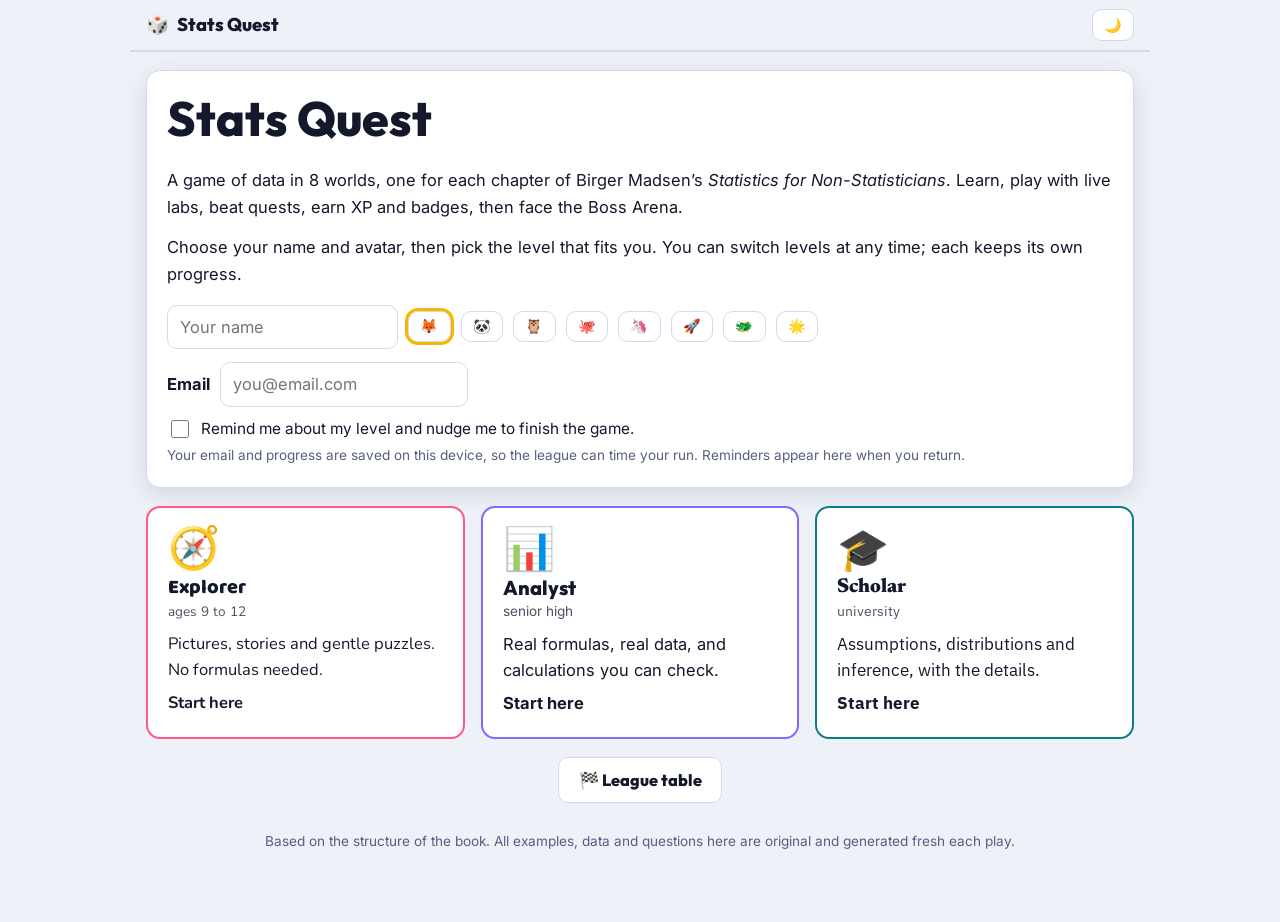
<file: games/statsquest.html>
<!DOCTYPE html>
<html lang="en">
<head>
<meta charset="utf-8">
<meta name="viewport" content="width=device-width, initial-scale=1, viewport-fit=cover">
<title>Stats Quest: a game of data, in three levels</title>
<link rel="preconnect" href="https://fonts.googleapis.com">
<link rel="preconnect" href="https://fonts.gstatic.com" crossorigin>
<link href="https://fonts.googleapis.com/css2?family=Baloo+2:wght@600;800&family=Nunito:wght@600;700;800&family=Outfit:wght@500;700;800&family=Inter:wght@400;500;600&family=Newsreader:opsz,wght@6..72,500;6..72,700&family=IBM+Plex+Sans:wght@400;500;600&family=IBM+Plex+Mono:wght@500&display=swap" rel="stylesheet">
<style>
:root{
  box-sizing:border-box;padding-top:env(safe-area-inset-top,0px);padding-bottom:env(safe-area-inset-bottom,0px);
  --bg:#EEF1F8;--card:#FFFFFF;--card2:#F5F7FC;--ink:#14182B;--muted:#56607F;--line:#D3D9EA;--good:#12945A;--bad:#D4294B;--on:#FFFFFF;
  --dots:rgba(90,100,160,.14);--shadow:rgba(20,24,43,.12);
  --hf:'Outfit',system-ui,sans-serif;--bf:'Inter',system-ui,sans-serif;--rad:14px;
  --acc:#6C5CE7;--acc2:#00A88F;--acc3:#F0693E;--gold:#F5B800;
}
@media (prefers-color-scheme:dark){
  :root:not([data-theme="light"]){--bg:#0C1020;--card:#151B33;--card2:#1B2342;--ink:#EEF1FF;--muted:#A5AED0;--line:#2A3459;--good:#4ADE80;--bad:#FF6B8A;--dots:rgba(165,174,208,.10);--shadow:rgba(0,0,0,.5);}
}
:root[data-theme="dark"]{--bg:#0C1020;--card:#151B33;--card2:#1B2342;--ink:#EEF1FF;--muted:#A5AED0;--line:#2A3459;--good:#4ADE80;--bad:#FF6B8A;--dots:rgba(165,174,208,.10);--shadow:rgba(0,0,0,.5);}
[data-lv="e"]{--hf:'Baloo 2','Trebuchet MS',sans-serif;--bf:'Nunito',system-ui,sans-serif;--rad:20px;--acc:#FF5A87;--acc2:#2EC4A6;--acc3:#7B5CFF;--gold:#FFC93C}
[data-lv="a"]{--hf:'Outfit',system-ui,sans-serif;--bf:'Inter',system-ui,sans-serif;--rad:14px;--acc:#7C6CFF;--acc2:#19D3B0;--acc3:#FF7A59;--gold:#FFC53D}
[data-lv="s"]{--hf:'Newsreader',Georgia,serif;--bf:'IBM Plex Sans',system-ui,sans-serif;--rad:8px;--acc:#0E7C86;--acc2:#B8901E;--acc3:#B23A48;--gold:#D4A62A}
html{height:100%;scroll-padding-top:calc(env(safe-area-inset-top,0px) + 70px)}
*,*::before,*::after{box-sizing:inherit}
body{margin:0;min-height:100%;background:var(--bg);color:var(--ink);font-family:var(--bf);font-size:16.5px;line-height:1.6}
[data-lv="e"] body,body[data-lv="e"]{background-image:radial-gradient(circle,var(--dots) 1.6px,transparent 1.8px);background-size:24px 24px;font-weight:600}
h1,h2,h3,h4{font-family:var(--hf);line-height:1.15;margin:0 0 .45em;font-weight:800}
[data-lv="s"] h1,[data-lv="s"] h2,[data-lv="s"] h3{font-weight:700;letter-spacing:-.01em}
h1{font-size:clamp(1.9rem,5vw,3rem)} h2{font-size:clamp(1.4rem,3.5vw,2rem)} h3{font-size:1.25rem}
p{margin:.45em 0 .85em}
button{font:inherit;color:inherit}
:focus-visible{outline:3px solid var(--gold);outline-offset:3px;border-radius:8px}
code,.mono{font-family:'IBM Plex Mono',ui-monospace,monospace}
.app{max-width:1020px;margin:0 auto;padding:0 16px 70px}
.top{position:sticky;top:env(safe-area-inset-top,0px);z-index:30;margin:0 -16px 18px;padding:9px 16px;background:var(--bg);border-bottom:2px solid var(--line);display:flex;align-items:center;gap:12px;flex-wrap:wrap}
.brand{display:flex;align-items:center;gap:8px;background:none;border:0;padding:0;cursor:pointer;font-family:var(--hf);font-weight:800;font-size:1.15rem}
.who{display:flex;align-items:center;gap:8px;margin-left:auto;font-size:.88rem}
.xpbar{width:110px;height:12px;border-radius:99px;background:var(--line);overflow:hidden;border:1px solid var(--line)}
.xpbar i{display:block;height:100%;background:linear-gradient(90deg,var(--acc),var(--acc2));width:0;transition:width .5s}
.chip{display:inline-flex;align-items:center;gap:5px;padding:2px 10px;border-radius:99px;background:var(--card);border:1px solid var(--line);font-weight:700;font-size:.85rem}
.card{background:var(--card);border:1px solid var(--line);border-radius:var(--rad);padding:20px;box-shadow:0 6px 22px var(--shadow)}
[data-lv="e"] .card{border:3px solid var(--ink);box-shadow:5px 5px 0 var(--ink)}
.card+.card{margin-top:16px}
.btn{display:inline-flex;align-items:center;gap:8px;cursor:pointer;background:var(--acc);color:var(--on);border:1px solid transparent;border-radius:calc(var(--rad) - 4px);padding:.55em 1.2em;font-family:var(--hf);font-weight:800;font-size:1.02rem;transition:transform .08s,filter .15s}
.btn:hover{filter:brightness(1.08);transform:translateY(-1px)} .btn:active{transform:translateY(1px)}
[data-lv="e"] .btn{border:3px solid var(--ink);box-shadow:0 4px 0 var(--ink)}
[data-lv="e"] .btn:active{box-shadow:0 1px 0 var(--ink);transform:translateY(3px)}
.btn.alt{background:var(--card);color:var(--ink);border-color:var(--line)}
[data-lv="e"] .btn.alt{border-color:var(--ink)}
.btn.g2{background:var(--acc2)} .btn.g3{background:var(--acc3)}
.btn.sm{padding:.25em .8em;font-size:.88rem}
.btn[disabled]{opacity:.45;cursor:not-allowed}
.btn.on{outline:3px solid var(--gold)}
.row{display:flex;flex-wrap:wrap;gap:10px;align-items:center;margin:10px 0}
.levels{display:grid;grid-template-columns:repeat(auto-fit,minmax(250px,1fr));gap:16px;margin-top:18px}
.lvcard{cursor:pointer;text-align:left;padding:20px;border-radius:var(--rad);background:var(--card);border:2px solid var(--line);color:var(--ink);transition:transform .12s}
.lvcard:hover{transform:translateY(-4px)}
.lvcard .big{font-size:2.6rem;line-height:1}
.lvcard h3{margin:.3em 0 .1em}
.lvcard.e{border-color:#FF5A87;font-family:'Nunito',sans-serif} .lvcard.a{border-color:#7C6CFF;font-family:'Inter',sans-serif} .lvcard.s{border-color:#0E7C86;font-family:'IBM Plex Sans',sans-serif}
.lvcard.e h3{font-family:'Baloo 2'} .lvcard.a h3{font-family:'Outfit'} .lvcard.s h3{font-family:'Newsreader',serif}
.map{display:grid;grid-template-columns:repeat(auto-fill,minmax(210px,1fr));gap:14px}
.world{position:relative;text-align:left;cursor:pointer;background:var(--card);border:1px solid var(--line);border-radius:var(--rad);padding:14px 14px 12px;min-height:150px;display:flex;flex-direction:column;gap:3px;color:var(--ink);transition:transform .12s}
[data-lv="e"] .world{border:3px solid var(--ink);box-shadow:4px 4px 0 var(--ink)}
.world:hover{transform:translateY(-3px)}
.world .em{font-size:2rem;line-height:1}
.world .nm{font-family:var(--hf);font-weight:800;font-size:1.08rem;line-height:1.15;margin-top:4px}
.world .ch{font-size:.78rem;color:var(--muted)}
.world .st{margin-top:auto;letter-spacing:2px}
.world.lock{opacity:.55;cursor:not-allowed}
.world.next::after{content:"Next up";position:absolute;top:-10px;right:10px;background:var(--acc);color:var(--on);border-radius:99px;padding:0 10px;font-size:.78rem;font-weight:800;font-family:var(--hf)}
.tabs{display:flex;gap:6px;margin:12px 0 16px;flex-wrap:wrap}
.tab{border:1px solid var(--line);background:var(--card);padding:6px 16px;border-radius:99px;cursor:pointer;font-family:var(--hf);font-weight:800}
.tab.on{background:var(--acc);color:var(--on);border-color:transparent}
.learn{display:grid;grid-template-columns:auto 1fr;gap:18px;align-items:start}
.learn .ic{font-size:3rem;line-height:1;background:var(--card2);border:1px solid var(--line);border-radius:var(--rad);padding:12px 14px}
.learn h3{font-size:1.4rem}
.learn p,.learn li{font-size:1.04rem}
.tag{display:inline-block;font-size:.76rem;font-weight:700;color:var(--muted);border:1px dashed var(--muted);border-radius:99px;padding:0 10px;margin-bottom:6px}
.formula{font-family:'IBM Plex Mono',monospace;background:var(--card2);border:1px solid var(--line);border-left:4px solid var(--acc);border-radius:8px;padding:9px 12px;margin:8px 0;font-size:.92rem;overflow-x:auto;white-space:pre-wrap;font-weight:500}
.dots{display:flex;gap:6px;justify-content:center;margin:14px 0 4px}
.dots i{width:10px;height:10px;border-radius:50%;background:var(--line)} .dots i.on{background:var(--acc)}
.hud{display:flex;flex-wrap:wrap;gap:10px;align-items:center;margin-bottom:12px}
.hearts{font-size:1.4rem;letter-spacing:2px}
.qtext{font-size:1.2rem;font-family:var(--hf);font-weight:700;margin:6px 0 10px}
[data-lv="s"] .qtext,[data-lv="a"] .qtext{font-family:var(--bf);font-weight:600}
.data{font-family:'IBM Plex Mono',monospace;background:var(--card2);border:1px solid var(--line);border-radius:10px;padding:8px 12px;margin:8px 0;font-size:.95rem;overflow-x:auto}
.opts{display:grid;gap:9px;margin:10px 0}
.opt{cursor:pointer;text-align:left;background:var(--card2);border:1px solid var(--line);border-radius:12px;padding:10px 14px;color:var(--ink);font-weight:600}
[data-lv="e"] .opt{border:3px solid var(--ink);box-shadow:0 3px 0 var(--ink)}
.opt:hover{filter:brightness(1.05)}
.opt.right{background:var(--good);color:#06210F;border-color:var(--good)} .opt.wrong{background:var(--bad);color:#fff;border-color:var(--bad)}
input.ans,select.sel{font:inherit;padding:8px 12px;border:1px solid var(--line);border-radius:10px;background:var(--card);color:var(--ink);width:11em;max-width:100%}
[data-lv="e"] input.ans{border:3px solid var(--ink)}
.fb{min-height:1.5em;margin:8px 0;font-weight:700}
.fb.good{color:var(--good)} .fb.bad{color:var(--bad)}
.why{background:var(--card2);border-radius:10px;padding:9px 12px;margin:8px 0;font-size:.95rem;border:1px dashed var(--line)}
.kpis{display:grid;grid-template-columns:repeat(auto-fit,minmax(130px,1fr));gap:9px;margin:10px 0}
.kpi{background:var(--card2);border:1px solid var(--line);border-radius:12px;padding:8px 12px}
.kpi b{display:block;font-family:'IBM Plex Mono',monospace;font-size:1.2rem}
.kpi span{font-size:.76rem;color:var(--muted)}
.ctrl{display:grid;grid-template-columns:1fr auto;gap:2px 10px;align-items:center;margin:5px 0}
.ctrl label{font-weight:700;font-size:.92rem}
.ctrl output{font-family:'IBM Plex Mono',monospace;font-size:.9rem;min-width:3.6em;text-align:right}
.ctrl input[type=range]{grid-column:1/-1;width:100%;accent-color:var(--acc);height:26px}
.ctrls{display:grid;grid-template-columns:repeat(auto-fit,minmax(250px,1fr));gap:2px 20px}
.chart{width:100%;height:auto;display:block;background:var(--card);border:1px solid var(--line);border-radius:12px;touch-action:none}
.chart text{fill:var(--ink);font-family:var(--bf);font-size:11px}
.chart .mut{fill:var(--muted)} .chart .gl{stroke:var(--line)} .chart .ax{stroke:var(--muted)}
.twocol{display:grid;grid-template-columns:1fr 1fr;gap:14px}
.callout{border-radius:12px;padding:10px 14px;margin:12px 0;background:var(--card2);border-left:4px solid var(--acc)}
.callout b.t{display:block;font-size:.74rem;letter-spacing:.07em;text-transform:uppercase;color:var(--muted)}
.win{text-align:center}
.badge{display:inline-grid;place-items:center;width:130px;height:130px;border-radius:50%;background:var(--gold);color:#14182B;font-size:3.3rem;border:3px solid var(--ink);box-shadow:0 6px 0 var(--ink);margin:6px auto 10px;animation:pop .6s cubic-bezier(.2,1.6,.4,1)}
@keyframes pop{from{transform:scale(.2) rotate(-30deg)}}
.stars{font-size:2rem;letter-spacing:4px}
.toast{position:fixed;left:50%;bottom:calc(env(safe-area-inset-bottom,0px) + 22px);transform:translateX(-50%);background:var(--ink);color:var(--bg);padding:10px 18px;border-radius:99px;font-weight:700;z-index:60;animation:rise .35s}
@keyframes rise{from{transform:translate(-50%,20px);opacity:0}}
.confetti{position:fixed;inset:0;pointer-events:none;overflow:hidden;z-index:50}
.confetti i{position:absolute;top:-20px;width:10px;height:16px;animation:fall 2.4s linear forwards}
@keyframes fall{to{transform:translateY(110vh) rotate(720deg)}}
.badges{display:flex;flex-wrap:wrap;gap:10px}
.bdg{width:92px;text-align:center;font-size:.76rem;line-height:1.2}
.bdg .i{display:grid;place-items:center;width:58px;height:58px;margin:0 auto 4px;border-radius:50%;background:var(--card2);border:2px solid var(--line);font-size:1.7rem;filter:grayscale(1);opacity:.45}
.bdg.got .i{filter:none;opacity:1;background:var(--gold);border-color:var(--ink)}
.tbl{border-collapse:collapse;width:100%;font-size:.9rem}
.tbl th,.tbl td{padding:5px 9px;border-bottom:1px solid var(--line);text-align:right}
.tbl th:first-child,.tbl td:first-child{text-align:left}
.shake{animation:shake .35s}
@keyframes shake{25%{transform:translateX(-7px)}75%{transform:translateX(7px)}}
.foot{margin-top:28px;text-align:center;color:var(--muted);font-size:.85rem}
.linkbtn{background:none;border:0;padding:0;color:var(--muted);text-decoration:underline;cursor:pointer;font:inherit}
@media (max-width:640px){.learn{grid-template-columns:1fr}.twocol{grid-template-columns:1fr}.xpbar{width:70px}.brand span.t{display:none}}
@media (prefers-reduced-motion:reduce){*{animation:none!important;transition:none!important}}
</style>
</head>
<body>
<div id="app" class="app"><noscript><p style="padding:24px">Stats Quest needs JavaScript. Please enable it and reload.</p></noscript></div>
<script>
(function(){
'use strict';
const S=window.S={};
S.rng=function(seed){let a=seed>>>0;return function(){a|=0;a=a+0x6D2B79F5|0;let t=Math.imul(a^a>>>15,1|a);t=t+Math.imul(t^t>>>7,61|t)^t;return((t^t>>>14)>>>0)/4294967296;};};
S.R=Math.random;
S.int=(a,b,r)=>a+Math.floor((r||S.R)()*(b-a+1));
S.pick=(arr,r)=>arr[Math.floor((r||S.R)()*arr.length)];
S.shuffle=(a,r)=>{a=a.slice();r=r||S.R;for(let i=a.length-1;i>0;i--){const j=Math.floor(r()*(i+1));[a[i],a[j]]=[a[j],a[i]];}return a;};
S.norm01=r=>{r=r||S.R;let u=0,v=0;while(!u)u=r();while(!v)v=r();return Math.sqrt(-2*Math.log(u))*Math.cos(2*Math.PI*v);};
S.sum=a=>a.reduce((s,x)=>s+x,0);
S.mean=a=>S.sum(a)/a.length;
S.median=a=>{const b=a.slice().sort((x,y)=>x-y),n=b.length;return n%2?b[(n-1)/2]:(b[n/2-1]+b[n/2])/2;};
S.mode=a=>{const c={};a.forEach(x=>c[x]=(c[x]||0)+1);let best=null,m=0;for(const k in c){if(c[k]>m){m=c[k];best=+k;}}const ties=Object.keys(c).filter(k=>c[k]===m).length;return {v:best,n:m,unique:ties===1};};
S.vari=a=>{const m=S.mean(a);return S.sum(a.map(x=>(x-m)**2))/(a.length-1);};
S.sd=a=>Math.sqrt(S.vari(a));
S.quart=a=>{const b=a.slice().sort((x,y)=>x-y),n=b.length,h=Math.floor(n/2);const lo=b.slice(0,h),hi=b.slice(n%2?h+1:h);return {q1:S.median(lo),q3:S.median(hi)};};
S.iqr=a=>{const q=S.quart(a);return q.q3-q.q1;};
S.skew=a=>{const m=S.mean(a),s=Math.sqrt(S.sum(a.map(x=>(x-m)**2))/a.length);return s===0?0:S.sum(a.map(x=>((x-m)/s)**3))/a.length;};
S.kurt=a=>{const m=S.mean(a),s2=S.sum(a.map(x=>(x-m)**2))/a.length;return s2===0?0:S.sum(a.map(x=>(x-m)**4))/a.length/(s2*s2)-3;};
/* normal */
S.erf=x=>{const s=Math.sign(x);x=Math.abs(x);const t=1/(1+0.3275911*x);const y=1-(((((1.061405429*t-1.453152027)*t)+1.421413741)*t-0.284496736)*t+0.254829592)*t*Math.exp(-x*x);return s*y;};
S.cdf=z=>0.5*(1+S.erf(z/Math.SQRT2));
S.pdf=z=>Math.exp(-z*z/2)/Math.sqrt(2*Math.PI);
S.inv=p=>{if(p<=0)return -Infinity;if(p>=1)return Infinity;const a=[-3.969683028665376e+01,2.209460984245205e+02,-2.759285104469687e+02,1.383577518672690e+02,-3.066479806614716e+01,2.506628277459239e+00],b=[-5.447609879822406e+01,1.615858368580409e+02,-1.556989798598866e+02,6.680131188771972e+01,-1.328068155288572e+01],c=[-7.784894002430293e-03,-3.223964580411365e-01,-2.400758277161838e+00,-2.549732539343734e+00,4.374664141464968e+00,2.938163982698783e+00],d=[7.784695709041462e-03,3.224671290700398e-01,2.445134137142996e+00,3.754408661907416e+00];
  const pl=0.02425,ph=1-pl;let q,r;
  if(p<pl){q=Math.sqrt(-2*Math.log(p));return (((((c[0]*q+c[1])*q+c[2])*q+c[3])*q+c[4])*q+c[5])/((((d[0]*q+d[1])*q+d[2])*q+d[3])*q+1);}
  if(p<=ph){q=p-0.5;r=q*q;return (((((a[0]*r+a[1])*r+a[2])*r+a[3])*r+a[4])*r+a[5])*q/(((((b[0]*r+b[1])*r+b[2])*r+b[3])*r+b[4])*r+1);}
  q=Math.sqrt(-2*Math.log(1-p));return -(((((c[0]*q+c[1])*q+c[2])*q+c[3])*q+c[4])*q+c[5])/((((d[0]*q+d[1])*q+d[2])*q+d[3])*q+1);};
/* gamma / beta */
S.lgam=x=>{const c=[76.18009172947146,-86.50532032941677,24.01409824083091,-1.231739572450155,0.1208650973866179e-2,-0.5395239384953e-5];let y=x,t=x+5.5;t-=(x+0.5)*Math.log(t);let s=1.000000000190015;for(let j=0;j<6;j++)s+=c[j]/++y;return -t+Math.log(2.5066282746310005*s/x);};
S.betacf=(x,a,b)=>{const MAXIT=200,EPS=3e-12,FP=1e-300;let qab=a+b,qap=a+1,qam=a-1,c=1,d=1-qab*x/qap;if(Math.abs(d)<FP)d=FP;d=1/d;let h=d;for(let m=1;m<=MAXIT;m++){const m2=2*m;let aa=m*(b-m)*x/((qam+m2)*(a+m2));d=1+aa*d;if(Math.abs(d)<FP)d=FP;c=1+aa/c;if(Math.abs(c)<FP)c=FP;d=1/d;h*=d*c;aa=-(a+m)*(qab+m)*x/((a+m2)*(qap+m2));d=1+aa*d;if(Math.abs(d)<FP)d=FP;c=1+aa/c;if(Math.abs(c)<FP)c=FP;d=1/d;const del=d*c;h*=del;if(Math.abs(del-1)<EPS)break;}return h;};
S.betai=(x,a,b)=>{if(x<=0)return 0;if(x>=1)return 1;const bt=Math.exp(S.lgam(a+b)-S.lgam(a)-S.lgam(b)+a*Math.log(x)+b*Math.log(1-x));return x<(a+1)/(a+b+2)?bt*S.betacf(x,a,b)/a:1-bt*S.betacf(1-x,b,a)/b;};
S.tcdf=(t,df)=>{const x=df/(df+t*t),p=0.5*S.betai(x,df/2,0.5);return t>0?1-p:p;};
S.tinv=(p,df)=>{let lo=-60,hi=60;for(let i=0;i<100;i++){const m=(lo+hi)/2;if(S.tcdf(m,df)<p)lo=m;else hi=m;}return (lo+hi)/2;};
S.tp2=(t,df)=>2*(1-S.tcdf(Math.abs(t),df));
S.gammaP=(a,x)=>{if(x<=0)return 0;const gln=S.lgam(a);if(x<a+1){let ap=a,sum=1/a,del=sum;for(let n=0;n<300;n++){ap++;del*=x/ap;sum+=del;if(Math.abs(del)<Math.abs(sum)*1e-14)break;}return sum*Math.exp(-x+a*Math.log(x)-gln);}let b=x+1-a,c=1/1e-300,d=1/b,h=d;for(let i=1;i<300;i++){const an=-i*(i-a);b+=2;d=an*d+b;if(Math.abs(d)<1e-300)d=1e-300;c=b+an/c;if(Math.abs(c)<1e-300)c=1e-300;d=1/d;const del=d*c;h*=del;if(Math.abs(del-1)<1e-14)break;}return 1-Math.exp(-x+a*Math.log(x)-gln)*h;};
S.chicdf=(x,df)=>S.gammaP(df/2,x/2);
S.chip=(x,df)=>1-S.chicdf(x,df);
S.chiinv=(p,df)=>{let lo=0,hi=500;for(let i=0;i<100;i++){const m=(lo+hi)/2;if(S.chicdf(m,df)<p)lo=m;else hi=m;}return (lo+hi)/2;};
/* binomial */
S.lchoose=(n,k)=>S.lgam(n+1)-S.lgam(k+1)-S.lgam(n-k+1);
S.bpmf=(n,k,p)=>{if(k<0||k>n)return 0;if(p<=0)return k===0?1:0;if(p>=1)return k===n?1:0;return Math.exp(S.lchoose(n,k)+k*Math.log(p)+(n-k)*Math.log(1-p));};
S.bcdf=(n,k,p)=>{let s=0;for(let i=0;i<=Math.floor(k);i++)s+=S.bpmf(n,i,p);return Math.min(1,s);};
S.btwo=(n,k,p)=>{const pk=S.bpmf(n,k,p);let s=0;for(let i=0;i<=n;i++){const q=S.bpmf(n,i,p);if(q<=pk*(1+1e-9))s+=q;}return Math.min(1,s);};
/* regression */
S.ols=(x,y)=>{const n=x.length,mx=S.mean(x),my=S.mean(y);let sxx=0,sxy=0,syy=0;for(let i=0;i<n;i++){sxx+=(x[i]-mx)**2;sxy+=(x[i]-mx)*(y[i]-my);syy+=(y[i]-my)**2;}const b=sxy/sxx,a=my-b*mx,r=sxy/Math.sqrt(sxx*syy);let sse=0;for(let i=0;i<n;i++)sse+=(y[i]-a-b*x[i])**2;const s2=n>2?sse/(n-2):NaN,se=Math.sqrt(s2/sxx);return {a,b,r,r2:r*r,sse,se,t:b/se,df:n-2,n,mx,my};};
S.welch=(a,b)=>{const m1=S.mean(a),m2=S.mean(b),v1=S.vari(a),v2=S.vari(b),n1=a.length,n2=b.length;const se=Math.sqrt(v1/n1+v2/n2),t=(m1-m2)/se;const df=(v1/n1+v2/n2)**2/((v1/n1)**2/(n1-1)+(v2/n2)**2/(n2-1));return {m1,m2,v1,v2,se,t,df,p:S.tp2(t,df),diff:m1-m2};};
S.chisq2=(o)=>{const r1=o[0]+o[1],r2=o[2]+o[3],c1=o[0]+o[2],c2=o[1]+o[3],n=r1+r2;const e=[r1*c1/n,r1*c2/n,r2*c1/n,r2*c2/n];let x=0;for(let i=0;i<4;i++)x+=(o[i]-e[i])**2/e[i];return {e,chi:x,p:S.chip(x,1),n};};
S.fmt=(x,d)=>{if(x==null||!isFinite(x))return '–';return Number(x).toLocaleString('en-US',{maximumFractionDigits:d==null?2:d,minimumFractionDigits:0});};
S.f=(x,d)=>Number(x).toFixed(d);
})();
(function(){
'use strict';
const Q=window.Q={labs:{},worlds:[]};Q.S=window.S;
const NS='http://www.w3.org/2000/svg';
const el=Q.el=function(tag,attrs,...kids){const e=document.createElement(tag);if(attrs)for(const k in attrs){const v=attrs[k];if(k==='class')e.className=v;else if(k==='html')e.innerHTML=v;else if(k.slice(0,2)==='on')e.addEventListener(k.slice(2),v);else if(v!==false&&v!=null)e.setAttribute(k,v);}for(const c of kids.flat(2)){if(c==null||c===false)continue;e.append(c.nodeType?c:document.createTextNode(String(c)));}return e;};
const sv=Q.sv=function(tag,attrs,...kids){const e=document.createElementNS(NS,tag);for(const k in attrs||{})e.setAttribute(k,attrs[k]);for(const c of kids.flat(2)){if(c==null)continue;e.append(c.nodeType?c:document.createTextNode(String(c)));}return e;};
Q.slider=function(parent,o){const out=el('output',null,'');const id='s'+Math.random().toString(36).slice(2,8);const inp=el('input',{type:'range',id,min:o.min,max:o.max,step:o.step||1,value:o.value,'aria-label':o.label});
  const show=()=>{out.textContent=(o.pre||'')+Number(inp.value).toLocaleString('en-US',{maximumFractionDigits:o.dec||0,minimumFractionDigits:o.dec||0})+(o.suf||'');};
  inp.addEventListener('input',()=>{show();o.on&&o.on(+inp.value);});show();parent.append(el('div',{class:'ctrl'},el('label',{for:id},o.label),out,inp));return {get:()=>+inp.value,set:v=>{inp.value=v;show();}};};
Q.toggle=function(parent,items,cur,on){const w=el('div',{class:'row'});const bs=[];items.forEach(it=>{const b=el('button',{class:'btn sm alt'+(it[0]===cur?' on':''),onclick:()=>{bs.forEach(x=>x.classList.remove('on'));b.classList.add('on');on(it[0]);}},it[1]);bs.push(b);w.append(b);});parent.append(w);return w;};
Q.kpis=items=>el('div',{class:'kpis'},items.map(i=>el('div',{class:'kpi'},el('b',null,i[0]),el('span',null,i[1]))));
Q.callout=(t,h)=>el('div',{class:'callout'},t?el('b',{class:'t'},t):null,el('div',{html:h}));
function nice(lo,hi,n){n=n||5;if(hi===lo)hi=lo+1;const raw=(hi-lo)/n,mag=Math.pow(10,Math.floor(Math.log10(raw))),r=raw/mag,step=(r<1.5?1:r<3?2:r<7?5:10)*mag;const t=[];for(let v=Math.ceil(lo/step-1e-9)*step;v<=hi+1e-9;v+=step)t.push(+v.toFixed(10));return t;}
Q.nice=nice;
const svg=(W,H,label)=>sv('svg',{viewBox:'0 0 '+W+' '+H,class:'chart',role:'img','aria-label':label||'Chart'});
const P={l:48,r:14,t:14,b:34};
function axes(s,W,H,x0,x1,y0,y1,o){o=o||{};const X=x=>P.l+(x-x0)/(x1-x0)*(W-P.l-P.r),Y=y=>H-P.b-(y-y0)/(y1-y0)*(H-P.t-P.b);
  if(y1!=null)nice(y0,y1,4).forEach(v=>{s.append(sv('line',{class:'gl',x1:P.l,x2:W-P.r,y1:Y(v),y2:Y(v)}),sv('text',{class:'mut',x:P.l-6,y:Y(v)+4,'text-anchor':'end'},o.yfmt?o.yfmt(v):String(v)));});
  nice(x0,x1,o.xn||7).forEach(v=>s.append(sv('line',{class:'ax',x1:X(v),x2:X(v),y1:H-P.b,y2:H-P.b+4}),sv('text',{class:'mut',x:X(v),y:H-P.b+16,'text-anchor':'middle'},o.xfmt?o.xfmt(v):String(v))));
  s.append(sv('line',{class:'ax',x1:P.l,x2:W-P.r,y1:H-P.b,y2:H-P.b}));
  if(o.xl)s.append(sv('text',{x:(P.l+W-P.r)/2,y:H-3,'text-anchor':'middle'},o.xl));
  if(o.yl)s.append(sv('text',{x:12,y:(P.t+H-P.b)/2,'text-anchor':'middle',transform:'rotate(-90 12 '+(P.t+H-P.b)/2+')'},o.yl));
  return {X,Y};}
Q.ch={};
Q.ch.bars=function(data,o){o=o||{};const W=o.W||640,H=o.H||260;const s=svg(W,H,o.label||'Bar chart');const ymax=o.ymax||Math.max(...data.map(d=>d.v))*1.1||1;
  const {X,Y}=axes(s,W,H,0,data.length,0,ymax,{xfmt:()=>'',yfmt:o.yfmt,yl:o.yl});const bw=(W-P.l-P.r)/data.length;
  data.forEach((d,i)=>{const x=P.l+i*bw+bw*.12,w=bw*.76,y=Y(d.v);const r=sv('rect',{x,y,width:w,height:Math.max(0,Y(0)-y),rx:o.round===false?0:4,fill:d.c||'var(--acc)'});if(d.t)r.append(sv('title',{},d.t));s.append(r,sv('text',{class:'mut',x:x+w/2,y:H-P.b+15,'text-anchor':'middle'},d.l));if(o.vals)s.append(sv('text',{x:x+w/2,y:y-4,'text-anchor':'middle'},o.vf?o.vf(d.v):d.v));});
  return s;};
Q.ch.hist=function(vals,bins,o){o=o||{};bins=Math.max(1,Math.round(bins));const W=o.W||640,H=o.H||260;const lo=o.lo!=null?o.lo:Math.min(...vals),hi=o.hi!=null?o.hi:Math.max(...vals)+1e-9;const w=(hi-lo)/bins;const c=Array(bins).fill(0);vals.forEach(v=>{let i=Math.floor((v-lo)/w);if(i>=bins)i=bins-1;if(i<0)i=0;c[i]++;});
  const s=svg(W,H,o.label||'Histogram');const ymax=Math.max(...c)*1.15||1;const {X,Y}=axes(s,W,H,lo,hi,0,ymax,{xl:o.xl,yl:'Frequency',xfmt:o.xfmt});
  c.forEach((n,i)=>{const x=X(lo+i*w),x2=X(lo+(i+1)*w);s.append(sv('rect',{x:x+.5,y:Y(n),width:Math.max(0,x2-x-1),height:Y(0)-Y(n),fill:o.c||'var(--acc)',opacity:.88}));});
  return {svg:s,counts:c};};
/* dot plot; items [{v, c}] ; marks [{v,label,c,dash}] ; drag callback(i,newV) */
Q.ch.dots=function(items,o){o=o||{};const W=o.W||640,H=o.H||190,lo=o.lo,hi=o.hi;const s=svg(W,H,o.label||'Dot plot');const {X}=axes(s,W,H,lo,hi,null,null,{xfmt:o.xfmt,xl:o.xl,xn:10});
  (o.marks||[]).forEach(m=>{s.append(sv('line',{x1:X(m.v),x2:X(m.v),y1:12,y2:H-P.b,stroke:m.c,'stroke-width':2.4,'stroke-dasharray':m.dash||''}),sv('text',{x:X(m.v)+4,y:m.ty||22,style:'fill:'+m.c+';font-weight:700'},m.label));});
  const stack={};const base=H-P.b-10;
  items.forEach((it,i)=>{const key=Math.round(it.v*2)/2;stack[key]=(stack[key]||0)+1;const cy=base-(stack[key]-1)*(o.r||9)*2;const c=sv('circle',{cx:X(it.v),cy,r:o.r||9,fill:it.c||'var(--acc)',stroke:'var(--card)','stroke-width':1.5});
    if(o.drag){c.style.cursor='ew-resize';c.addEventListener('pointerdown',ev=>{ev.preventDefault();try{c.setPointerCapture(ev.pointerId);}catch(e){}const rect=s.getBoundingClientRect();const mv=e2=>{const px=(e2.clientX-rect.left)/rect.width*W;let v=lo+(px-P.l)/(W-P.l-P.r)*(hi-lo);v=Math.max(lo,Math.min(hi,Math.round(v*2)/2));c.setAttribute('cx',X(v));o.drag(i,v);};const up=()=>{c.removeEventListener('pointermove',mv);c.removeEventListener('pointerup',up);o.dragEnd&&o.dragEnd();};c.addEventListener('pointermove',mv);c.addEventListener('pointerup',up);});}
    s.append(c);});
  return s;};
Q.ch.curve=function(fns,x0,x1,o){o=o||{};const W=o.W||640,H=o.H||250;const s=svg(W,H,o.label||'Density curve');let ym=0;const N=240;const pts=fns.map(f=>{const a=[];for(let i=0;i<=N;i++){const x=x0+(x1-x0)*i/N,y=f.fn(x);a.push([x,y]);ym=Math.max(ym,y);}return a;});ym*=1.12;
  const {X,Y}=axes(s,W,H,x0,x1,0,ym,{xfmt:o.xfmt,yfmt:()=>'',xl:o.xl,xn:8});
  (o.shade||[]).forEach(sh=>{const a=Math.max(x0,sh.a),b=Math.min(x1,sh.b);if(!(b>a))return;const f=fns[sh.i||0].fn;const p=[[a,0]];for(let i=0;i<=80;i++){const x=a+(b-a)*i/80;p.push([x,f(x)]);}p.push([b,0]);s.append(sv('polygon',{points:p.map(q=>X(q[0])+','+Y(q[1])).join(' '),fill:sh.c||'var(--acc)',opacity:.45}));});
  fns.forEach((f,k)=>s.append(sv('polyline',{points:pts[k].map(q=>X(q[0]).toFixed(1)+','+Y(q[1]).toFixed(1)).join(' '),fill:'none',stroke:f.c||'var(--ink)','stroke-width':2.4,'stroke-dasharray':f.dash||''})));
  (o.vlines||[]).forEach(v=>s.append(sv('line',{x1:X(v.x),x2:X(v.x),y1:P.t,y2:H-P.b,stroke:'var(--muted)','stroke-dasharray':'4 4'}),sv('text',{class:'mut',x:X(v.x)+3,y:P.t+10},v.l||'')));
  return s;};
Q.ch.scatter=function(pts,o){o=o||{};const W=o.W||640,H=o.H||300;const s=svg(W,H,o.label||'Scatter plot');const {X,Y}=axes(s,W,H,o.x0,o.x1,o.y0,o.y1,{xl:o.xl,yl:o.yl});
  (o.lines||[]).forEach(l=>s.append(sv('line',{x1:X(o.x0),y1:Y(l.a+l.b*o.x0),x2:X(o.x1),y2:Y(l.a+l.b*o.x1),stroke:l.c||'var(--acc3)','stroke-width':2.6,'stroke-dasharray':l.dash||''})));
  pts.forEach((p,i)=>{const c=sv('circle',{cx:X(p.x),cy:Y(p.y),r:o.r||7,fill:p.c||'var(--acc)',stroke:'var(--card)','stroke-width':1.5,opacity:.92});
    if(o.drag){c.style.cursor='grab';c.addEventListener('pointerdown',ev=>{ev.preventDefault();try{c.setPointerCapture(ev.pointerId);}catch(e){}const rect=s.getBoundingClientRect();const mv=e2=>{const px=(e2.clientX-rect.left)/rect.width*W,py=(e2.clientY-rect.top)/rect.height*H;const x=o.x0+(px-P.l)/(W-P.l-P.r)*(o.x1-o.x0),y=o.y0+(H-P.b-py)/(H-P.t-P.b)*(o.y1-o.y0);const cx=Math.max(o.x0,Math.min(o.x1,x)),cy=Math.max(o.y0,Math.min(o.y1,y));c.setAttribute('cx',X(cx));c.setAttribute('cy',Y(cy));o.drag(i,cx,cy);};const up=()=>{c.removeEventListener('pointermove',mv);c.removeEventListener('pointerup',up);o.dragEnd&&o.dragEnd();};c.addEventListener('pointermove',mv);c.addEventListener('pointerup',up);});}
    s.append(c);});
  return s;};
Q.ch.lines=function(series,o){o=o||{};const W=o.W||640,H=o.H||250;const s=svg(W,H,o.label||'Line chart');const xs=[],ys=[];series.forEach(a=>a.pts.forEach(p=>{xs.push(p[0]);ys.push(p[1]);}));
  const x0=o.x0!=null?o.x0:Math.min(...xs),x1=o.x1!=null?o.x1:Math.max(...xs),y0=o.y0!=null?o.y0:0,y1=o.y1!=null?o.y1:Math.max(...ys)*1.08;
  const {X,Y}=axes(s,W,H,x0,x1,y0,y1,{xl:o.xl,yl:o.yl,xfmt:o.xfmt,yfmt:o.yfmt});
  series.forEach((a,k)=>{s.append(sv('polyline',{points:a.pts.map(p=>X(p[0]).toFixed(1)+','+Y(p[1]).toFixed(1)).join(' '),fill:'none',stroke:a.c||'var(--acc)','stroke-width':2.6,'stroke-dasharray':a.dash||''}));if(a.dots)a.pts.forEach(p=>s.append(sv('circle',{cx:X(p[0]),cy:Y(p[1]),r:3.5,fill:a.c||'var(--acc)'})));if(a.name)s.append(sv('rect',{x:P.l+6+k*150,y:4,width:11,height:11,rx:3,fill:a.c||'var(--acc)'}),sv('text',{x:P.l+22+k*150,y:14},a.name));});
  return s;};
Q.confetti=function(){if(window.matchMedia&&matchMedia('(prefers-reduced-motion: reduce)').matches)return;const c=el('div',{class:'confetti','aria-hidden':'true'});const cols=['#FFC93C','#2EC4A6','#FF5A87','#7C6CFF','#19D3B0'];for(let i=0;i<60;i++){const p=el('i');p.style.left=Math.random()*100+'%';p.style.background=cols[i%5];p.style.animationDelay=Math.random()*.8+'s';c.append(p);}document.body.append(c);setTimeout(()=>c.remove(),3600);};
Q.toast=function(msg){const t=el('div',{class:'toast',role:'status'},msg);document.body.append(t);setTimeout(()=>t.remove(),2200);};
})();
(function(){
'use strict';
const Q=window.Q,S=window.S,el=Q.el,L=Q.labs;
const f=(x,d)=>S.f(x,d==null?2:d);

/* ===== W1: fair sampling lab ===== */
L.sample=function(root,lv,api){
  const N=1000;let pop,truth,est=[],revealed=false,method='random',last=null;
  const noun=lv==='e'?'red beans':'share who say “yes”';
  function newPop(){const base=0.3+Math.random()*0.35;pop=Array.from({length:N},(_,i)=>Math.random()<Math.max(.03,Math.min(.97,base+0.5*(0.5-i/N)))?1:0);truth=S.mean(pop)*100;est=[];revealed=false;last=null;draw();}
  const ctr=el('div',{class:'ctrls'});root.append(el('p',null,lv==='e'?'A giant jar holds 1,000 beans. Some are red. You cannot count them all, so you scoop a sample and guess the percent of red beans.':'A town has 1,000 people. A share of them say “yes” to a question. Draw samples and see how close the estimates get to the truth.'));
  root.append(ctr);
  const sz=Q.slider(ctr,{label:'Sample size n',min:5,max:400,step:5,value:30,on:()=>api.touch()});
  Q.toggle(root,[['random','Random sample'],['door','Convenience: first people at the door']],'random',v=>{method=v;est=[];draw();api.touch();});
  const row=el('div',{class:'row'});root.append(row);
  const mk=(t,fn,cls)=>{const b=el('button',{class:'btn sm '+(cls||''),onclick:()=>{fn();api.touch();}},t);row.append(b);};
  const kp=el('div'),ch=el('div');root.append(kp,ch);
  function one(n){let idx;if(method==='random'){idx=S.shuffle(Array.from({length:N},(_,i)=>i)).slice(0,n);}else idx=Array.from({length:n},(_,i)=>i);const p=100*S.mean(idx.map(i=>pop[i]));return {p,n};}
  function draw(){
    kp.innerHTML='';ch.innerHTML='';
    const k=[];
    if(last){const ph=last.p/100,u=1.96*Math.sqrt(ph*(1-ph)/last.n)*100;
      k.push([f(last.p,1)+'%','last estimate']);
      if(lv!=='e')k.push(['± '+f(u,1),'margin 1.96√(p(1−p)/n)']);}
    if(est.length>1){k.push([f(S.mean(est.map(e=>e.p)),1)+'%','average of '+est.length+' estimates']);k.push([f(S.sd(est.map(e=>e.p)),1),'spread of estimates (SD)']);
      if(lv==='s'){const cov=est.filter(e=>{const ph=e.p/100,u=1.96*Math.sqrt(ph*(1-ph)/e.n)*100;return Math.abs(e.p-truth)<=u;}).length/est.length*100;k.push([f(cov,0)+'%','95% intervals that caught the truth']);}}
    if(revealed)k.push([f(truth,1)+'%','TRUE value']);
    kp.append(Q.kpis(k.length?k:[['–','draw a sample to start']]));
    const vals=est.map(e=>e.p);
    if(vals.length){const h=Q.ch.hist(vals,20,{lo:0,hi:100,label:'Estimates from your samples',xl:'Estimated '+noun+' (%)',xfmt:v=>v+'%'});
      if(revealed){const sv=h.svg;const X=v=>48+(v/100)*(640-48-14);sv.append(Q.sv('line',{x1:X(truth),x2:X(truth),y1:10,y2:226,stroke:'var(--acc3)','stroke-width':3,'stroke-dasharray':'5 4'}),Q.sv('text',{x:X(truth)+4,y:20,style:'fill:var(--acc3);font-weight:700'},'truth'));}
      ch.append(h.svg);}
    else ch.append(el('div',{class:'callout'},el('div',null,'No samples yet.')));
    ch.append(Q.callout('What to notice',method==='random'?'With random sampling the estimates cluster around the truth and get tighter as n grows. That wobble is <b>random error</b>.':'The door sample always gives the same wrong answer, however large it is, until it covers most of the town. That is <b>bias</b>: a bigger sample does not fix it.'));
  }
  mk('Draw 1 sample',()=>{last=one(sz.get());est.push(last);draw();});
  mk('Draw 50 samples',()=>{for(let i=0;i<50;i++){last=one(sz.get());est.push(last);}draw();},'g2');
  mk('Reveal the truth',()=>{revealed=true;draw();},'g3');
  mk('New population',newPop,'alt');
  newPop();
};

/* ===== W2: chart chooser + histogram bins ===== */
L.charts=function(root,lv,api){
  const SC={
    e:[['How many kids like each pizza topping?','bar'],['Heights of 100 kids sorted into ranges','hist'],['How a day is shared: sleep, school, play','pie'],['Temperature every hour of one day','line'],['Do taller kids have bigger feet?','scatter'],['Number of pets owned by each friend (cat, dog, fish…)','bar']],
    a:[['Customers per payment method','bar'],['Distribution of customer ages (grouped)','hist'],['Share of a budget by category','pie'],['Monthly sales across two years','line'],['Ad spend against sales for 40 stores','scatter'],['Weights of 200 packages, shown as frequencies of ranges','hist']],
    s:[['Counts of respondents by ordinal satisfaction category','bar'],['Empirical distribution of a continuous measurement','hist'],['Composition of a total that sums to 100%','pie'],['A quantity observed at equally spaced dates','line'],['Association between two quantitative variables','scatter'],['Frequency of a continuous variable in class intervals of equal width','hist']]
  }[lv];
  const names={bar:'Bar chart',hist:'Histogram',pie:'Pie chart',line:'Line chart',scatter:'Scatter plot'};
  let i=0,score=0;const box=el('div',{class:'card'},el('h3',null,'Chart chooser'));const q=el('div'),fb=el('div',{class:'fb'});box.append(q,fb);root.append(box);
  const items=S.shuffle(SC);
  function show(){q.innerHTML='';fb.textContent='';
    if(i>=items.length){q.append(el('p',null,'Done! You matched '+score+' of '+items.length+' on the first try.'));api.touch();api.touch();return;}
    const cur=items[i];let first=true,locked=false;
    q.append(el('p',{class:'qtext'},cur[0]),el('div',{class:'row'},Object.keys(names).map(k=>el('button',{class:'btn sm alt',onclick:()=>{if(locked)return;if(k===cur[1]){locked=true;if(first)score++;fb.className='fb good';fb.textContent='Yes! '+names[k]+' is the best fit.';i++;api.touch();setTimeout(show,900);}else{first=false;fb.className='fb bad';fb.textContent='Not the best choice. Think about whether the data are categories, numbers, parts of a whole, time, or two linked numbers.';}}},names[k]))));}
  show();
  const hb=el('div',{class:'card'},el('h3',null,'Histogram: how many boxes?'),el('p',null,lv==='e'?'Each bar counts how many kids fall in a range. Change the number of bars and watch the picture change.':'The same 120 values drawn with different numbers of classes. The choice of class width changes what you see.'));
  root.append(hb);
  const r=S.rng(7);const data=[];for(let k=0;k<120;k++)data.push(r()<0.55?S.norm01(r)*6+40:S.norm01(r)*5+62);
  const bn=Q.slider(hb,{label:'Number of bars',min:2,max:40,value:8,on:()=>{upd();api.touch();}});const hh=el('div'),tx=el('div');hb.append(hh,tx);
  function upd(){hh.innerHTML='';const b=bn.get();const h=Q.ch.hist(data,b,{lo:20,hi:85,xl:lv==='e'?'Height (cm, shifted)':'Value'});hh.append(h.svg);tx.innerHTML='';tx.append(Q.callout('Reading it',b<5?'Too few bars: the two humps are hidden.':b>25?'Too many bars: it looks jagged and noisy.':'A good number of bars shows two groups with some noise smoothed out.'));if(lv!=='e')tx.append(el('p',{class:'mono'},'Class width = '+f(65/b,1)));}
  upd();
};

/* ===== W3: centre and spread ===== */
L.center=function(root,lv,api){
  let vals=[4,6,7,7,8,9,10,12,13];const LO=0,HI=40;
  root.append(el('p',null,lv==='e'?'Drag the dots along the line. Watch the average, the middle value and the most common value change.':'Drag the dots, add outliers, and watch location and spread measures react.'));
  const ctr=el('div',{class:'row'});root.append(ctr);
  const holder=el('div'),kp=el('div'),tip=el('div');root.append(holder,kp,tip);
  const mk=(t,fn,c)=>ctr.append(el('button',{class:'btn sm '+(c||'alt'),onclick:()=>{fn();api.touch();render();}},t));
  mk('Add a far-away dot',()=>vals.push(38),'g3');mk('Add a dot',()=>vals.push(Math.round(S.mean(vals))));mk('Remove last dot',()=>{if(vals.length>3)vals.pop();});mk('Reset',()=>{vals=[4,6,7,7,8,9,10,12,13];});
  function stats(){const m=S.mean(vals),md=S.median(vals),mo=S.mode(vals);const o=[['Average '+f(m,1),m],['Median '+f(md,1),md]];return {m,md,mo};}
  function readouts(){const m=S.mean(vals),md=S.median(vals),mo=S.mode(vals);const k=[[f(m,2),'average'],[f(md,2),'median'],[mo.unique?f(mo.v,1):'none','mode'],[f(Math.max(...vals)-Math.min(...vals),1),'range']];
    if(lv!=='e'){k.push([f(S.sd(vals),2),'standard deviation s (÷ n−1)']);k.push([f(S.iqr(vals),2),'IQR (median of halves)']);}
    if(lv==='s'){k.push([f(100*S.sd(vals)/m,1)+'%','CV = s ÷ mean']);k.push([f(S.skew(vals),2),'skewness']);}
    kp.innerHTML='';kp.append(Q.kpis(k));}
  function render(){const m=S.mean(vals),md=S.median(vals);holder.innerHTML='';
    holder.append(Q.ch.dots(vals.map(v=>({v})),{lo:LO,hi:HI,marks:[{v:m,label:'average',c:'var(--acc3)',ty:22},{v:md,label:'median',c:'var(--acc2)',ty:38,dash:'5 4'}],drag:(i,v)=>{vals[i]=v;readouts();},dragEnd:()=>{api.touch();render();},label:'Dot plot of the data'}));
    readouts();tip.innerHTML='';
    tip.append(Q.callout('Try this',Math.abs(m-md)>1.2?'The average has been pulled toward the far-away dots while the median barely moved. This is why the median is the safer “typical value” for skewed data.':'Add a far-away dot and watch which line moves more: the average or the median.'));}
  render();
};

/* ===== W4: normal distribution ===== */
L.normal=function(root,lv,api){
  const ctr=el('div',{class:'ctrls'});root.append(el('p',null,lv==='e'?'Most kids are near the average height; very tall and very short kids are rare. The bell shows that.':'Explore areas under the normal curve and how a confidence interval for a mean is built.'));root.append(ctr);
  const mu=Q.slider(ctr,{label:lv==='e'?'Average height (cm)':'Mean μ',min:100,max:200,step:1,value:150,on:()=>{upd();api.touch();}});
  const sg=Q.slider(ctr,{label:lv==='e'?'How spread out (cm)':'Standard deviation σ',min:3,max:25,step:1,value:10,on:()=>{upd();api.touch();}});
  const lo=Q.slider(ctr,{label:'Lower limit a',min:60,max:240,step:1,value:140,on:()=>{upd();api.touch();}});
  const hi=Q.slider(ctr,{label:'Upper limit b',min:60,max:240,step:1,value:160,on:()=>{upd();api.touch();}});
  const row=el('div',{class:'row'});root.append(row);
  [1,2,3].forEach(k=>row.append(el('button',{class:'btn sm alt',onclick:()=>{lo.set(mu.get()-k*sg.get());hi.set(mu.get()+k*sg.get());upd();api.touch();}},'μ ± '+k+'σ')));
  const kp=el('div'),ch=el('div');root.append(kp,ch);
  function upd(){const m=mu.get(),s=sg.get();let a=lo.get(),b=hi.get();if(a>b){const t=a;a=b;b=t;}
    const pr=S.cdf((b-m)/s)-S.cdf((a-m)/s);
    ch.innerHTML='';ch.append(Q.ch.curve([{fn:x=>S.pdf((x-m)/s)/s,c:'var(--ink)'}],m-4*s,m+4*s,{shade:[{a,b,c:'var(--acc)'}],vlines:[{x:m,l:'μ'}],label:'Normal curve with shaded area'}));
    const k=[[f(100*pr,1)+'%','area between a and b']];
    if(lv==='e')k.push([Math.round(100*pr)+' of 100','kids between a and b']);else{k.push([f((a-m)/s,2),'z for a = (a − μ)/σ']);k.push([f((b-m)/s,2),'z for b']);}
    kp.innerHTML='';kp.append(Q.kpis(k));}
  upd();
  if(lv==='s'){
    const c2=el('div',{class:'card'},el('h3',null,'Confidence interval for a mean: z versus t'));root.append(c2);
    const cc=el('div',{class:'ctrls'});c2.append(cc);
    const xb=Q.slider(cc,{label:'Sample mean x̄',min:100,max:200,value:152,on:()=>cu()});const ss=Q.slider(cc,{label:'Sample SD s',min:3,max:25,value:9,on:()=>cu()});const nn=Q.slider(cc,{label:'Sample size n',min:3,max:200,value:12,on:()=>cu()});const lev=Q.slider(cc,{label:'Confidence level',min:80,max:99,value:95,suf:'%',on:()=>cu()});
    const out=el('div'),cv=el('div');c2.append(out,cv);
    function cu(){const x=xb.get(),s=ss.get(),n=nn.get(),cl=lev.get()/100,se=s/Math.sqrt(n),z=S.inv(1-(1-cl)/2),t=S.tinv(1-(1-cl)/2,n-1);
      out.innerHTML='';out.append(Q.kpis([[f(se,2),'standard error s/√n'],[f(z,3),'z critical'],[f(t,3),'t critical (df = '+(n-1)+')'],['['+f(x-z*se,1)+', '+f(x+z*se,1)+']','z interval'],['['+f(x-t*se,1)+', '+f(x+t*se,1)+']','t interval']]));
      cv.innerHTML='';cv.append(Q.ch.curve([{fn:x=>S.pdf(x),c:'var(--ink)'},{fn:x=>{const d=n-1;return Math.exp(S.lgam((d+1)/2)-S.lgam(d/2))/Math.sqrt(d*Math.PI)*Math.pow(1+x*x/d,-(d+1)/2);},c:'var(--acc3)',dash:'6 4'}],-5,5,{label:'Standard normal (solid) and t distribution (dashed)',xl:'Dashed = t with n−1 degrees of freedom: heavier tails for small n'}));}
    cu();
  }
};

/* ===== W5: coin test and chi-square ===== */
L.binom=function(root,lv,api){
  root.append(el('p',null,lv==='e'?'Is this coin fair, or is it a cheater? Flip it many times, then see how surprising the result is.':'Test whether a coin is fair, then compare two groups with a 2×2 chi-squared test.'));
  const ctr=el('div',{class:'ctrls'});root.append(ctr);
  const nf=Q.slider(ctr,{label:'Number of flips n',min:10,max:200,step:10,value:40,on:()=>api.touch()});
  const pt=Q.slider(ctr,{label:'Secret chance of heads',min:30,max:70,value:50,suf:'%',on:()=>api.touch()});
  const row=el('div',{class:'row'});root.append(row);const kp=el('div'),ch=el('div');root.append(kp,ch);
  row.append(el('button',{class:'btn sm',onclick:()=>{flip();api.touch();}},'Flip the coin'));
  function flip(){const n=nf.get(),p=pt.get()/100;let k=0;for(let i=0;i<n;i++)if(Math.random()<p)k++;
    const pv=S.btwo(n,k,0.5);const vs=[];for(let i=0;i<=n;i++)vs.push({l:(n<=40||i%Math.ceil(n/20)===0)?String(i):'',v:S.bpmf(n,i,0.5),c:i===k?'var(--acc3)':'var(--acc)',t:i+' heads'});
    ch.innerHTML='';ch.append(Q.ch.bars(vs,{H:230,round:false,yfmt:v=>f(100*v,0)+'%',label:'Chances of each number of heads for a fair coin',yl:'chance'}));
    const kk=[[k+' heads','you got'],[f(n/2,0),'expected if fair']];
    if(lv==='e'){kk.push([f(100*pv,1)+' out of 100','fair coins would be this far from the middle or farther']);}else{kk.push([f(pv,4),'two-sided exact p-value']);kk.push([pv<0.05?'reject at 5%':'do not reject','decision at the 5% level']);if(lv==='s'){const ph=k/n,u=1.96*Math.sqrt(ph*(1-ph)/n);kk.push(['['+f(100*(ph-u),1)+'%, '+f(100*(ph+u),1)+'%]','normal-approx 95% CI for p']);kk.push([f(2*(1-S.cdf(Math.abs(k-n/2)/Math.sqrt(n/4))),4),'normal-approx p-value']);}}
    kp.innerHTML='';kp.append(Q.kpis(kk));
    kp.append(Q.callout(lv==='e'?'Lucky or cheating?':'Reading the test',pv<0.05?'That is a very unusual result for a fair coin, so we doubt the coin is fair.':'A fair coin could easily give this result, so there is no strong reason to doubt it.'));}
  if(lv!=='e'){
    const c2=el('div',{class:'card'},el('h3',null,'2×2 chi-squared test'),el('p',null,'Rows: group A and group B. Columns: yes and no. Enter observed counts.'));root.append(c2);
    const cc=el('div',{class:'ctrls'});c2.append(cc);const o=[];
    [['A yes',12],['A no',8],['B yes',5],['B no',15]].forEach(x=>o.push(Q.slider(cc,{label:x[0],min:1,max:60,value:x[1],on:()=>cq()})));
    const out=el('div');c2.append(out);
    function cq(){const v=o.map(s=>s.get()),r=S.chisq2(v);out.innerHTML='';out.append(Q.kpis([[r.e.map(x=>f(x,2)).join(' | '),'expected frequencies'],[f(r.chi,2),'χ² = Σ (O − E)²/E'],['1','degrees of freedom (2−1)(2−1)'],[f(r.p,4),'p-value'],[r.p<0.05?'groups differ':'no clear difference','at 5%']]));
      if(lv==='s'){const p1=v[0]/(v[0]+v[1]),p2=v[2]/(v[2]+v[3]),se=Math.sqrt(p1*(1-p1)/(v[0]+v[1])+p2*(1-p2)/(v[2]+v[3]));out.append(Q.kpis([[f(100*(p1-p2),1)+' pp','difference p₁ − p₂'],['['+f(100*(p1-p2-1.96*se),1)+', '+f(100*(p1-p2+1.96*se),1)+']','95% CI for the difference']]));}}
    cq();
  }
};

/* ===== W6: planning sample size ===== */
L.plan=function(root,lv,api){
  root.append(el('p',null,lv==='e'?'How many kids must we ask to get a steady answer? Slide the crowd size and see how sure we can be.':'Plan the sample size for a target statistical uncertainty.'));
  const ctr=el('div',{class:'ctrls'});root.append(ctr);
  const n=Q.slider(ctr,{label:'Sample size n',min:25,max:3000,step:25,value:400,on:()=>{upd();api.touch();}});
  let pr=null,Np=null,dd=null,sig=null,E=null;
  if(lv!=='e')pr=Q.slider(ctr,{label:'Expected proportion p',min:5,max:95,step:5,value:50,suf:'%',on:()=>{upd();api.touch();}});
  if(lv==='s'){Np=Q.slider(ctr,{label:'Population size N',min:500,max:100000,step:500,value:5000,on:()=>{upd();api.touch();}});dd=Q.slider(ctr,{label:'Design effect (clustering)',min:1,max:4,step:0.1,value:1,dec:1,on:()=>{upd();api.touch();}});}
  const kp=el('div'),ch=el('div');root.append(kp,ch);
  function u(nn,p){return 1.96*Math.sqrt(p*(1-p)/nn)*100;}
  function upd(){const nn=n.get(),p=pr?pr.get()/100:0.5;let k=[];
    if(lv==='e'){k=[['± '+f(100/Math.sqrt(nn),1)+' points','the guess could be off by about this much'],[f(nn,0),'kids asked']];}
    else{const uu=u(nn,p);k=[['± '+f(uu,2)+' pts','u = 1.96√(p(1−p)/n)'],['± '+f(100/Math.sqrt(nn),2)+' pts','largest possible (p = 50%): 1/√n']];
      if(lv==='s'){const fpc=Math.sqrt((Np.get()-nn)/(Np.get()-1));k.push([f(uu*Math.sqrt(dd.get())*Math.max(0,fpc),2)+' pts','with design effect and finite-population correction']);k.push([f(nn/dd.get(),0),'effective sample size n/deff']);}}
    kp.innerHTML='';kp.append(Q.kpis(k));
    const pts=[];for(let m=25;m<=3000;m+=25)pts.push([m,lv==='e'?100/Math.sqrt(m):u(m,p)]);
    ch.innerHTML='';ch.append(Q.ch.lines([{pts,c:'var(--acc)'},{pts:[[nn,lv==='e'?100/Math.sqrt(nn):u(nn,p)]],c:'var(--acc3)',dots:true}],{x0:0,x1:3000,y0:0,xl:'Sample size n',yl:'± percentage points',label:'Uncertainty falls slowly as n grows'}));
    ch.append(Q.callout('Square-root law','To halve the uncertainty you need <b>four times</b> as many people. Going from 400 to 1,600 halves it.'));
    const tgt=el('div',{class:'row'},el('span',null,'Target uncertainty:'));
    [10,5,3,2,1].forEach(t=>tgt.append(el('button',{class:'btn sm alt',onclick:()=>{n.set(Math.min(3000,Math.max(25,Math.ceil((100/t)**2/25)*25)));upd();api.touch();}},'± '+t+' pts → n = '+Math.ceil((100/t)**2))));ch.append(tgt);
    if(lv==='s'){ch.append(Q.callout('Quantitative variable','To estimate a mean within ± E with standard deviation σ: n = (1.96·σ/E)². For σ = 12 and E = 2 that is '+Math.ceil((1.96*12/2)**2)+'.'));}
  }
  upd();
};

/* ===== W7: regression ===== */
L.regress=function(root,lv,api){
  const r=S.rng(11);const xs=[],ys=[];for(let i=0;i<12;i++){const x=125+i*6.5+r()*4;xs.push(x);ys.push(Math.max(25,0.9*(x-120)+28+S.norm01(r)*7));}
  let pts=xs.map((x,i)=>({x,y:ys[i]}));const X0=110,X1=200,Y0=20,Y1=100;
  root.append(el('p',null,lv==='e'?'Each dot is a kid: height across, weight up. Can you place the “best guess” line so the mistakes are as small as possible?':'Drag the points. The least-squares line, r and R² update live.'));
  const holder=el('div'),kp=el('div'),ctr=el('div',{class:'ctrls'});
  let at=null,sl=null,showBest=lv!=='e';
  if(lv==='e'){root.append(ctr);at=Q.slider(ctr,{label:'Height of the line at 150 cm',min:20,max:100,step:1,value:50,on:()=>{draw();api.touch();}});sl=Q.slider(ctr,{label:'Slope (kg per cm)',min:0,max:1.5,step:0.05,value:0.3,dec:2,on:()=>{draw();api.touch();}});}
  const row=el('div',{class:'row'});root.append(row);root.append(holder,kp);
  const mk=(t,fn,c)=>row.append(el('button',{class:'btn sm '+(c||'alt'),onclick:()=>{fn();api.touch();draw();}},t));
  if(lv==='e')mk('Show the best line',()=>{showBest=true;},'g2');
  else{mk('Add an outlier',()=>pts.push({x:130,y:95}),'g3');mk('Reset',()=>{pts=xs.map((x,i)=>({x,y:ys[i]}));});mk('Remove last',()=>{if(pts.length>4)pts.pop();});}
  function draw(){const o=S.ols(pts.map(p=>p.x),pts.map(p=>p.y));const lines=[];let k=[];
    if(showBest)lines.push({a:o.a,b:o.b,c:'var(--acc2)'});
    if(lv==='e'){const a=at.get()-sl.get()*150,b=sl.get();lines.push({a,b,c:'var(--acc3)',dash:'6 4'});const sse=pts.reduce((s,p)=>s+(p.y-a-b*p.x)**2,0);k=[[f(sse,0),'your mistake score (smaller is better)']];if(showBest){k.push([f(o.sse,0),'best possible score']);k.push([f(100*o.sse/sse,0)+'%','how close you are']);}}
    else{k=[['y = '+f(o.a,1)+' + '+f(o.b,3)+'·x','least-squares line'],[f(o.r,3),'correlation r'],[f(100*o.r2,1)+'%','R² (share of variation explained)']];
      if(lv==='s'){const tc=S.tinv(0.975,o.df);k.push([f(o.se,4),'SE of slope']);k.push([f(o.t,2),'t = b/SE, df = '+o.df]);k.push([f(S.tp2(o.t,o.df),4),'p-value for slope = 0']);k.push(['['+f(o.b-tc*o.se,3)+', '+f(o.b+tc*o.se,3)+']','95% CI for slope']);}}
    holder.innerHTML='';holder.append(Q.ch.scatter(pts,{x0:X0,x1:X1,y0:Y0,y1:Y1,xl:'Height (cm)',yl:'Weight (kg)',lines,drag:lv==='e'?null:(i,x,y)=>{pts[i].x=x;pts[i].y=y;},dragEnd:()=>{api.touch();draw();},label:'Scatter plot of weight against height'}));
    kp.innerHTML='';kp.append(Q.kpis(k));
    if(lv!=='e')kp.append(Q.callout('Association is not causation','A strong r says the points hug a line. It does not say that height <i>causes</i> weight. Drag one point far away and watch r and the line react.'));}
  draw();
};

/* ===== W8: comparing two groups ===== */
L.duel=function(root,lv,api){
  root.append(el('p',null,lv==='e'?'Two teams ran a race. Is the gap between their average times real, or just wiggle? Compare the gap with the wiggle.':'Simulate two groups and test for a difference in means.'));
  const ctr=el('div',{class:'ctrls'});root.append(ctr);
  const df=Q.slider(ctr,{label:lv==='e'?'True gap between teams (seconds)':'True difference in means',min:0,max:20,step:1,value:6,on:()=>{gen();api.touch();}});
  const sd=Q.slider(ctr,{label:lv==='e'?'How much runners vary (seconds)':'Standard deviation within groups',min:2,max:20,step:1,value:8,on:()=>{gen();api.touch();}});
  const nn=Q.slider(ctr,{label:lv==='e'?'Runners per team':'n per group',min:4,max:60,step:1,value:12,on:()=>{gen();api.touch();}});
  const row=el('div',{class:'row'});root.append(row);row.append(el('button',{class:'btn sm',onclick:()=>{gen();api.touch();}},'Draw new data'));
  let paired=false,rho=null;
  if(lv==='s'){Q.toggle(root,[['u','Two independent groups'],['p','Paired (same subjects twice)']],'u',v=>{paired=v==='p';gen();});rho=Q.slider(ctr,{label:'Correlation between pairs',min:0,max:95,value:70,suf:'%',on:()=>gen()});}
  const holder=el('div'),kp=el('div');root.append(holder,kp);
  function gen(){const n=nn.get(),s=sd.get(),d=df.get();let A=[],B=[];
    if(paired){const r=rho.get()/100;for(let i=0;i<n;i++){const z=S.norm01(),sub=S.norm01()*s;A.push(50+sub*Math.sqrt(r)+S.norm01()*s*Math.sqrt(1-r));B.push(50+d+sub*Math.sqrt(r)+S.norm01()*s*Math.sqrt(1-r));}}
    else for(let i=0;i<n;i++){A.push(50+S.norm01()*s);B.push(50+d+S.norm01()*s);}
    const items=A.map(v=>({v,c:'var(--acc)'})).concat(B.map(v=>({v,c:'var(--acc3)'})));
    const lo=Math.floor(Math.min(...A,...B)-3),hi=Math.ceil(Math.max(...A,...B)+3);const w=S.welch(B,A);
    holder.innerHTML='';holder.append(Q.ch.dots(items,{lo,hi,r:n>30?4.5:7,marks:[{v:w.m2,label:'A mean',c:'var(--acc)',ty:22},{v:w.m1,label:'B mean',c:'var(--acc3)',ty:38}],label:'Dots for group A and group B'}));
    let k=[];
    if(lv==='e'){k=[[f(w.diff,1)+' s','gap between averages'],[f(w.se,1)+' s','wiggle (size of random noise in the gap)'],[f(Math.abs(w.diff)/w.se,1)+'×','gap ÷ wiggle'],[Math.abs(w.diff)/w.se>2?'Looks real!':'Could be luck','verdict (more than 2× the wiggle ≈ real)']];}
    else if(!paired){const tc=S.tinv(0.975,w.df);k=[[f(w.diff,2),'difference of means'],[f(w.se,2),'SE = √(s₁²/n₁ + s₂²/n₂)'],[f(w.t,2),'t = difference / SE'],[f(w.df,1),'degrees of freedom'],[f(w.p,4),'p-value (two-sided)'],['['+f(w.diff-tc*w.se,2)+', '+f(w.diff+tc*w.se,2)+']','95% CI for the difference']];}
    else{const D=B.map((v,i)=>v-A[i]);const md=S.mean(D),sdd=S.sd(D),t=md/(sdd/Math.sqrt(n)),pp=S.tp2(t,n-1);k=[[f(md,2),'mean difference d̄'],[f(sdd,2),'SD of differences'],[f(t,2),'paired t = d̄/(s_d/√n)'],[f(pp,4),'paired p-value (df = '+(n-1)+')'],[f(w.p,4),'p-value if wrongly treated as independent']];}
    kp.innerHTML='';kp.append(Q.kpis(k));
    kp.append(Q.callout('Key idea',lv==='e'?'A big gap is only convincing when it is large compared with the wiggle. More runners shrink the wiggle.':paired?'Pairing removes subject-to-subject variation, so the paired test can detect smaller differences. Raise the correlation and compare the two p-values.':'The test statistic compares the observed difference with its standard error. With larger n or smaller σ the same true difference becomes easier to detect.'));}
  gen();
};
})();
(function(){
'use strict';
const Q=window.Q;
const mc=(q,o,a,why)=>({q,o,a,why});
const W=w=>Q.worlds.push(w);

W({id:1,emoji:'🕵️',ch:'Book chapter 1',lab:'sample',
name:{e:'Data Detectives',a:'Data Collection',s:'Data Collection and Survey Design'},
tag:{e:'How do we learn about lots of people by asking only a few?',a:'Surveys, samples, experiments and the errors that creep in.',s:'Frames, estimators, questionnaire design and total survey error.'},
cards:{
e:[['Population and sample',`Imagine a huge pot of soup. You don\u2019t drink it all to check the taste. You <b>stir it and taste one spoon</b>. The pot is the <b>population</b>. The spoon is the <b>sample</b>. A good sample tells you about the whole pot.`,'🍲'],
['Pick fairly',`If you want to know your school\u2019s favourite sport, don\u2019t ask only your friends. Pull names <b>from a hat</b> so everyone has the same chance. That is a <b>random sample</b>. Bigger fair samples give better guesses.`,'🎩'],
['Ask good questions',`A good question is short, simple and asks <b>about one thing</b>. A bad question pushes you to answer a certain way (\u201cDon\u2019t you think pizza is the best?\u201d). Try your questions out on a few friends first. That is called a <b>pilot</b>.`,'❓']],
a:[['Descriptive and analytical',`<b>Descriptive</b> statistics summarise the data you have (tables, charts, averages). <b>Analytical</b> statistics use probability to judge differences and relationships beyond your data. You need both. A <b>population</b> is everyone of interest; a <b>sample</b> is a smaller group used to <b>estimate</b> population values.`,'📊'],
['Surveys, experiments, registers',`A <b>sample survey</b> asks people. An <b>experiment</b> changes one or more factors on purpose and measures the result. A <b>register</b> is existing records. A carefully planned sample can beat a badly planned survey of everyone, and it is faster and cheaper.`,'🧪'],
['Questionnaires and errors',`Use closed questions, an \u201cOther\u201d option, and about 3 to 7 answer categories. Avoid leading questions and double questions (\u201cDo you shop alone or with others?\u201d). Add control questions, keep it short, and run a <b>pilot study</b>. Watch for <b>nonresponse</b> and honest-answer problems.`,'📝']],
s:[['Framing the problem',`Let a <b>population</b> have an unknown parameter \u03b8 (a mean or a proportion). A sample yields an <b>estimate</b> \u03b8\u0302. Inference requires that the selection mechanism be known: <b>probability sampling</b> from a defined <b>sampling frame</b>. Experiments differ: the \u201cpopulation\u201d is the set of all possible repetitions.`,'🎯'],
['Sources of data',`<b>Sample surveys</b>, <b>designed experiments</b> and <b>registers</b> each have a different error profile. Registers are cheap and complete but were collected for other purposes. Experiments allow causal conclusions when factors are randomised. Surveys generalise to a population but depend on frame quality and response.`,'🗂️'],
['Total survey error',`Error has several parts: <b>coverage</b> (frame misses people), <b>sampling</b> (random), <b>nonresponse</b> (non-respondents differ), and <b>measurement</b> (wording, interviewer, social desirability). Control questions can reveal dishonest answers. Scale length is debated: 3 to 7 categories is common; an odd number invites the neutral middle. Always pilot.`,'⚖️']]},
qs:{
e:[mc(`You want to know the favourite sport of all 400 kids at school. You ask 25 kids picked by names from a hat. Those 25 kids are the\u2026`,[`sample`,`population`,`answer`,`graph`],0,`The small group you actually ask is the sample.`),
mc(`Which way of choosing kids is fairest?`,[`Ask only your best friends`,`Pull names from a hat`,`Ask the first five kids you see`,`Ask kids who sit near you`],1,`With a hat, everyone has the same chance, so the sample is not tilted.`),
mc(`Which is the better question?`,[`Don\u2019t you agree pizza is the best food?`,`Which food do you like best?`,`Pizza is great, isn\u2019t it?`,`You love pizza, right?`],1,`It does not push anyone toward an answer.`),
mc(`A spoonful of soup tells you about the whole pot if you\u2026`,[`stir first`,`take only from the top`,`take only the burnt bits`,`take none`],0,`Stirring makes the spoonful representative, like a random sample.`),
mc(`Why do we often ask a sample instead of everyone?`,[`It is faster and cheaper`,`A sample is always perfect`,`Everyone refuses to answer`,`Counting is forbidden`],0,`Samples save time and money, and a careful sample can be very accurate.`),
mc(`If you ask every single kid in the school, you have done a\u2026`,[`total survey (everyone)`,`sample survey`,`pilot`,`guess`],0,`Asking the whole population is a total survey.`)],
a:[mc(`A school has 1,200 students and a survey asks 120 of them. What is the population?`,[`The 120 asked`,`The 1,200 students`,`The school building`,`The answers collected`],1,`The population is everyone we want to learn about.`),
mc(`Which question is a leading question?`,[`How many hours did you sleep last night?`,`Don\u2019t you think the new cafeteria is far better than the old one?`,`Which subject do you like best?`,`How old are you?`],1,`It steers respondents toward one answer.`),
mc(`\u201cDo you shop alone, with others, or never?\u201d is a poor question because\u2026`,[`it mixes two issues (who buys, and company)`,`it has too many answers`,`it is too short`,`it is closed`],0,`Respondents interpret it differently, so the answers can\u2019t be compared. Ask one thing at a time.`),
mc(`A pilot study is used to\u2026`,[`test the questionnaire on a few people before the main survey`,`replace the main survey`,`compute the margin of error`,`avoid sampling`],0,`It finds unclear questions before it is too late.`),
mc(`Descriptive statistics mainly\u2026`,[`summarise the data in hand`,`prove causes`,`predict with certainty`,`remove errors`],0,`Analytical statistics go further and assess differences and relationships.`),
mc(`A soft-drink maker tries different flavour mixes and records taste ratings. This is a\u2026`,[`planned experiment`,`register`,`total survey`,`pilot study of a questionnaire`],0,`The producer changes factors on purpose and measures the result.`)],
s:[mc(`A telephone survey misses households without phones. This is mainly a\u2026`,[`coverage error`,`sampling error`,`rounding error`,`interviewer error`],0,`The sampling frame excludes part of the population.`),
mc(`Random selection justifies inference because it\u2026`,[`makes the chance mechanism known, so uncertainty can be quantified`,`removes every error`,`makes the sample identical to the population`,`guarantees a high response rate`],0,`Known selection probabilities underpin standard errors and confidence intervals.`),
mc(`Interviews are spread evenly over the year, yet 10% say they normally drink more than yesterday and 40% less. This suggests\u2026`,[`socially desirable under-reporting`,`a sample that is too small`,`a normal distribution`,`interviewer cheating`],0,`If rates were truthful the shares should be similar; people want to appear moderate.`),
mc(`To support a causal claim you would prefer\u2026`,[`a randomised designed experiment`,`a convenience survey`,`a register`,`a quota sample`],0,`Randomisation breaks the link between treatment and confounders.`),
mc(`Nonresponse is most harmful when\u2026`,[`non-respondents differ systematically from respondents on the measured variable`,`the response rate is 100%`,`the sample is large`,`questions are closed`],0,`Then the observed estimate is biased, not just noisy.`),
mc(`The key feature that separates an experiment from an observational survey is that\u2026`,[`the investigator sets the factor levels (ideally at random)`,`it always has a larger n`,`it has no random error`,`it uses a questionnaire`],0,`Assigning treatments is what supports causal conclusions.`)]}});

W({id:2,emoji:'📈',ch:'Book chapter 2',lab:'charts',
name:{e:'Chart Studio',a:'Presentation of Data',s:'Graphical and Tabular Presentation'},
tag:{e:'Turn numbers into pictures anyone can read.',a:'Choose the right chart, build clear tables, and use percentages well.',s:'Class intervals, scaling, percentages and what a graph can hide.'},
cards:{
e:[['Bars and histograms',`A <b>bar chart</b> counts categories (pizza, burgers, tacos). A <b>histogram</b> counts numbers sorted into ranges (heights 140\u2013149, 150\u2013159\u2026). Histogram bars touch because the ranges follow on from each other.`,'📊'],
['Pie, line and dots',`A <b>pie chart</b> shows parts of a whole. A <b>line chart</b> shows change over time. A <b>scatter plot</b> has one dot per kid for two numbers, such as height and shoe size.`,'🥧'],
['Tables and percentages',`A table lists numbers in rows and columns. A <b>percent</b> says \u201chow many out of 100\u201d. If 12 of 40 kids like tennis, that is 12 \u00f7 40 = 0.30, or <b>30%</b>.`,'🔢']],
a:[['Match chart to data',`<b>Bar chart</b>: categories. <b>Histogram</b>: a quantitative variable grouped in classes. <b>Pie</b>: shares of a whole. <b>Line chart</b>: a trend over time. <b>Scatter plot</b>: two quantitative variables. <b>Bubble plot</b>: adds a third variable through bubble size.`,'🎨'],
['Histograms and class width',`In a histogram the classes touch because the scale is continuous. The <b>class width</b> changes the look: too wide hides structure, too narrow looks noisy. Always label axes and units, and start bar-chart axes at zero.`,'📐'],
['Tables and percentages',`A good table has a title, clear row and column labels, units and totals. Percentages need a <b>base</b>: row percent uses each row total as 100%, column percent uses each column total. State which one you use.`,'🧮']],
s:[['Constructing histograms',`Choose class intervals that are equal and non-overlapping. With unequal widths use <b>density</b> (frequency per unit width) so area represents frequency. Class width affects apparent modality and skew; report your choice.`,'📏'],
['Scatter and bubble plots',`Scatter plots reveal form, direction, strength and outliers. Curved patterns may need a transformation (for example a logarithm). Line charts connect observations ordered in time. A bubble plot encodes a third variable in area; avoid encoding by diameter.`,'🫧'],
['Tables, bases and honesty',`Marginal, row and column percentages answer different questions. Compare groups using their own totals as base. Truncated axes, 3-D effects and cherry-picked intervals can mislead without any false number.`,'🧾']]},
qs:{
e:[mc(`Best chart for how many kids chose each of 4 pizza toppings?`,[`Bar chart`,`Line chart`,`Scatter plot`,`Histogram of heights`],0,`Toppings are categories.`),
mc(`Histogram bars touch because\u2026`,[`the ranges follow on from each other`,`the artist ran out of space`,`they are all equal`,`they show categories`],0,`The numbers run on continuously.`),
mc(`A pie chart shows\u2026`,[`parts of a whole`,`change over time`,`two numbers per kid`,`the middle value`],0,`Slices add up to 100%.`),
mc(`To show a plant\u2019s height each week use a\u2026`,[`line chart`,`pie chart`,`bar chart of colours`,`table of names`],0,`Lines show change over time.`),
mc(`To see if taller kids have longer arms use a\u2026`,[`scatter plot`,`pie chart`,`line chart`,`bar chart`],0,`Each kid is a dot with two numbers.`)],
a:[mc(`In a survey of 40 people, 12 prefer tennis. What percent is that?`,[`30%`,`12%`,`40%`,`3.3%`],0,`12 \u00f7 40 = 0.30.`),
mc(`Bar charts have gaps between bars and histograms do not because\u2026`,[`bars show separate categories, histogram classes form a continuous scale`,`histograms are always taller`,`bar charts use percentages`,`histograms show time`],0,`The gap signals separate categories.`),
mc(`Which chart suits monthly sales over two years?`,[`Line chart`,`Pie chart`,`Bubble plot only`,`Histogram`],0,`It shows a trend over time.`),
mc(`In a table of sex by answer, \u201crow percent\u201d means\u2026`,[`each row total is 100%`,`each column total is 100%`,`the grand total is 100%`,`the cell is shown in raw count`],0,`The base is the row total.`),
mc(`Starting a bar chart\u2019s axis at 90 instead of 0 will\u2026`,[`exaggerate differences between bars`,`hide the data`,`make all bars equal`,`have no effect`],0,`The visual ratio of bars no longer matches the ratio of values.`)],
s:[mc(`Two histograms use different class widths. To compare shapes fairly you should plot\u2026`,[`density (frequency per unit width)`,`raw counts`,`cumulative sums only`,`pie charts`],0,`Density makes area, not height, proportional to frequency.`),
mc(`To compare how boys and girls differ in their answers, percentages should use\u2026`,[`each group\u2019s own total as the base`,`the grand total`,`the largest cell`,`the number of questions`],0,`Compare like with like: boys\u2019 distribution against girls\u2019 distribution.`),
mc(`A bubble plot adds\u2026`,[`a third variable through bubble size`,`a time axis`,`a regression line`,`a histogram`],0,`Area typically encodes the third variable.`),
mc(`A histogram with too few classes can mislead because it\u2026`,[`hides features such as two modes`,`makes the mean wrong`,`adds noise`,`changes the data`],0,`Over-smoothing conceals structure.`),
mc(`A scatter plot shows a clear curve. A sensible first step is to\u2026`,[`consider a transformation (e.g. logarithm) or a non-linear model`,`report r as is`,`delete the curved points`,`draw a pie chart`],0,`Pearson r measures linear association only.`)]},
gen:function(lv){const S=Q.S;
  if(lv==='e'){const n=S.pick([20,25,40,50]),k=S.int(2,Math.floor(n/2));return {q:`${k} of ${n} kids picked tennis. What percent is that?`,type:'num',ans:100*k/n,tol:0.5,unit:'%',hint:`Divide ${k} by ${n}, then multiply by 100.`,why:`${k} \u00f7 ${n} \u00d7 100 = ${S.f(100*k/n,1)}%.`};}
  const yb=S.int(6,20),nb=S.int(4,20),yg=S.int(6,20),ng=S.int(6,20);
  const data=`${yb} of ${yb+nb} boys and ${yg} of ${yg+ng} girls answered \u201cyes\u201d.`;
  if(lv==='s'&&Math.random()<0.5){const ans=100*yb/(yb+yg);return {q:`${data} What percent of all the \u201cyes\u201d answers came from boys? (a <b>column</b> percent)`,type:'num',ans,tol:0.2,unit:'%',hint:`Base = total yes answers (${yb+yg}).`,why:`${yb} \u00f7 ${yb+yg} \u00d7 100 = ${S.f(ans,1)}%.`};}
  const base=S.pick(['boys','girls']);const n=base==='boys'?yb+nb:yg+ng,k=base==='boys'?yb:yg;
  return {q:`${data} What percent of the <b>${base}</b> answered \u201cyes\u201d? (a <b>row</b> percent)`,type:'num',ans:100*k/n,tol:0.2,unit:'%',hint:`Use the ${base}\u2019 own total (${n}) as 100%.`,why:`${k} \u00f7 ${n} \u00d7 100 = ${S.f(100*k/n,1)}%.`};}});
})();
(function(){
'use strict';
const Q=window.Q;
const mc=(q,o,a,why)=>({q,o,a,why});
const W=w=>Q.worlds.push(w);
const S=()=>Q.S;
const fx=(x,d)=>Q.S.f(x,d);

W({id:3,emoji:'🎯',ch:'Book chapter 3',lab:'center',
name:{e:'Middle and Spread',a:'Description of Data',s:'Location and Dispersion'},
tag:{e:'Find the typical value and see how spread out things are.',a:'Average, median, mode, range, standard deviation, IQR and CV.',s:'Choosing measures, robustness, variance estimation and data types.'},
cards:{
e:[['Three kinds of \u201ctypical\u201d',`The <b>average</b> adds everything up and shares it equally. The <b>median</b> is the middle one when you line numbers up in order. The <b>mode</b> is the value that shows up most often.`,'⚖️'],
['Spread',`Two classes can have the same average age but one class has kids of very different ages. The <b>range</b> is the biggest number minus the smallest. It tells you how spread out the numbers are.`,'↔️'],
['Watch out for giants',`If one kid has 500 stickers and everyone else has about 10, the average jumps up but the <b>median</b> stays near 10. The median is the stronger choice when numbers are lopsided.`,'🦖']],
a:[['Measures of location',`<b>Average</b> x\u0304 = \u03a3x / n. <b>Median</b>: middle of the sorted values (average the two middle ones if n is even). <b>Mode</b>: most frequent value. The median is not sensitive to extreme values, so report it alongside the average.`,'📍'],
['Measures of spread',`<b>Range</b> = max \u2212 min. <b>Standard deviation</b> s measures typical distance from the average: s = \u221a(\u03a3(x \u2212 x\u0304)\u00b2 / (n \u2212 1)). <b>IQR</b> = Q3 \u2212 Q1 (middle half of the data). <b>CV</b> = s / x\u0304, spread as a % of the average.`,'📏'],
['Choosing measures',`Roughly symmetric data: average and SD. Skewed data or outliers: median and IQR. Compare groups with different units or sizes using the <b>CV</b>. Qualitative data have a mode and frequencies only.`,'🧰']],
s:[['Systematic and random variation',`Observed values mix <b>systematic variation</b> (explained by factors) and <b>random variation</b> (unexplained). Descriptive measures summarise both. Statistical analysis tries to separate them.`,'🎲'],
['Estimating dispersion',`Sample variance s\u00b2 = \u03a3(x\u1d62 \u2212 x\u0304)\u00b2/(n \u2212 1) is an unbiased estimator of \u03c3\u00b2 because x\u0304 is estimated from the same data (n \u2212 1 degrees of freedom). Quartiles can be computed by several conventions; state yours. CV = s/x\u0304 is scale-free.`,'🧮'],
['Robustness and data types',`Mean and SD have breakdown point 0; median and IQR resist outliers. Right skew gives mean > median. Data types: nominal, ordinal, discrete, continuous. The valid summaries depend on type: only mode and frequencies for nominal data, median and quartiles for ordinal.`,'🧱']]},
qs:{
e:[mc(`Which is the \u201cmiddle value\u201d when numbers are sorted?`,[`Median`,`Mode`,`Range`,`Total`],0,`The median splits the sorted list in half.`),
mc(`The value that appears most often is the\u2026`,[`mode`,`median`,`average`,`range`],0,`Mode = most frequent.`),
mc(`One kid has 500 stickers, everyone else about 10. Which is a better \u201ctypical\u201d value?`,[`The median`,`The average`,`The range`,`The biggest number`],0,`The median is not pulled up by a single giant value.`)],
a:[mc(`The standard deviation measures\u2026`,[`typical spread around the average`,`the middle value`,`the most common value`,`the total`],0,`Larger s means values lie farther from the average on the whole.`),
mc(`The IQR is the difference between\u2026`,[`the upper and lower quartiles`,`the largest and smallest values`,`mean and median`,`mode and median`],0,`IQR = Q3 \u2212 Q1.`),
mc(`Which measure of location is least affected by outliers?`,[`Median`,`Average`,`Range`,`Standard deviation`],0,`Extreme values barely move the median.`),
mc(`The coefficient of variation is useful because\u2026`,[`it expresses spread relative to the average, without units`,`it is always below 1`,`it removes outliers`,`it equals the median`],0,`It lets you compare the variability of quantities measured on different scales.`)],
s:[mc(`Why does the sample variance divide by n \u2212 1?`,[`x\u0304 is estimated from the same data, which would otherwise underestimate \u03c3\u00b2`,`to make s\u00b2 smaller`,`to remove outliers`,`because n is unknown`],0,`Dividing by n \u2212 1 gives an unbiased estimator of \u03c3\u00b2.`),
mc(`For right-skewed data the relationship between mean and median is typically\u2026`,[`mean > median`,`mean < median`,`mean = median`,`undefined`],0,`The long right tail pulls the mean up.`),
mc(`Adding 10 to every value changes the standard deviation by\u2026`,[`nothing`,`10`,`a factor of 10`,`\u221a10`],0,`Spread is unaffected by a shift.`),
mc(`Multiplying all values by 3 changes the CV by\u2026`,[`nothing`,`a factor of 3`,`a factor of 9`,`\u22123`],0,`s and the mean both scale by 3, so the ratio is unchanged.`),
mc(`Which summaries are meaningful for nominal data?`,[`mode and frequencies`,`mean and SD`,`median and IQR`,`variance only`],0,`Nominal categories have no order or distance.`)]},
gen:function(lv){const S=Q.S,r=S.R;
  const arr=(n,lo,hi)=>Array.from({length:n},()=>S.int(lo,hi));
  if(lv==='e'){const t=S.pick(['mean','median','mode','range']);
    if(t==='mean'){const n=S.pick([4,5,6]);let a=arr(n-1,2,12);let s=a.reduce((x,y)=>x+y,0);const target=Math.ceil((s+2)/n)*n;const last=target-s;a.push(last);a=S.shuffle(a);return {q:`Find the <b>average</b> of these numbers.`,data:a.join(',  '),type:'num',ans:S.mean(a),tol:0.01,hint:`Add them all up, then divide by ${n}.`,why:`Sum = ${S.sum(a)}, divided by ${n} = ${S.f(S.mean(a),2)}.`};}
    if(t==='median'){const a=arr(S.pick([5,7]),1,20);const b=a.slice().sort((x,y)=>x-y);return {q:`Find the <b>median</b> (the middle number after sorting).`,data:a.join(',  '),type:'num',ans:S.median(a),tol:0.01,hint:`Sort from smallest to biggest first.`,why:`Sorted: ${b.join(', ')}. The middle one is ${S.median(a)}.`};}
    if(t==='mode'){const v=S.int(2,15);const a=S.shuffle([v,v,v].concat(Array.from({length:4},()=>S.int(1,20)).filter(x=>x!==v)));const m=S.mode(a);return {q:`Which number is the <b>mode</b> (shows up most often)?`,data:a.join(',  '),type:'num',ans:m.v,tol:0.01,hint:`Count how many times each number appears.`,why:`${m.v} appears ${m.n} times.`};}
    const a=arr(6,3,30);return {q:`Find the <b>range</b> (biggest minus smallest).`,data:a.join(',  '),type:'num',ans:Math.max(...a)-Math.min(...a),tol:0.01,hint:`Find the biggest and the smallest number.`,why:`${Math.max(...a)} \u2212 ${Math.min(...a)} = ${Math.max(...a)-Math.min(...a)}.`};}
  if(lv==='a'){const t=S.pick(['mean','median','sd','iqr','cv']);
    if(t==='mean'){const a=arr(6,10,40);return {q:`Compute the average (2 decimals).`,data:a.join(',  '),type:'num',ans:S.mean(a),tol:0.01,hint:`x\u0304 = \u03a3x / n`,why:`${S.sum(a)} \u00f7 6 = ${S.f(S.mean(a),2)}.`};}
    if(t==='median'){const a=arr(8,5,50);const b=a.slice().sort((x,y)=>x-y);return {q:`Compute the median (n is even).`,data:a.join(',  '),type:'num',ans:S.median(a),tol:0.01,hint:`Average the 4th and 5th sorted values.`,why:`Sorted: ${b.join(', ')}; median = (${b[3]} + ${b[4]})/2 = ${S.median(a)}.`};}
    if(t==='sd'){const a=arr(5,2,14);return {q:`Compute the standard deviation s (divide by n \u2212 1), 2 decimals.`,data:a.join(',  '),type:'num',ans:S.sd(a),tol:0.02,hint:`s = \u221a(\u03a3(x \u2212 x\u0304)\u00b2 / (n \u2212 1)); x\u0304 = ${S.f(S.mean(a),2)}`,why:`x\u0304 = ${S.f(S.mean(a),2)}; \u03a3(x \u2212 x\u0304)\u00b2 = ${S.f(S.vari(a)*4,2)}; s = \u221a(${S.f(S.vari(a),2)}) = ${S.f(S.sd(a),2)}.`};}
    if(t==='iqr'){const a=arr(8,5,60);const b=a.slice().sort((x,y)=>x-y);const q=S.quart(a);return {q:`Compute the IQR using the <b>median-of-halves</b> method (Q1 = median of the lower 4 values, Q3 = median of the upper 4).`,data:a.join(',  '),type:'num',ans:q.q3-q.q1,tol:0.01,hint:`Sort, split into two halves of 4, take each half\u2019s median.`,why:`Sorted: ${b.join(', ')}. Q1 = ${q.q1}, Q3 = ${q.q3}, IQR = ${q.q3-q.q1}.`};}
    const a=arr(6,20,60);return {q:`Compute the coefficient of variation CV = s \u00f7 average, as a percent (1 decimal).`,data:a.join(',  '),type:'num',ans:100*S.sd(a)/S.mean(a),tol:0.2,unit:'%',hint:`Find x\u0304 and s first.`,why:`x\u0304 = ${S.f(S.mean(a),2)}, s = ${S.f(S.sd(a),2)}, CV = ${S.f(100*S.sd(a)/S.mean(a),1)}%.`};}
  const t=S.pick(['var','iqr','cv','shift']);
  if(t==='var'){const a=arr(6,3,25);return {q:`Compute the sample variance s\u00b2 (divide by n \u2212 1).`,data:a.join(',  '),type:'num',ans:S.vari(a),tol:0.02,hint:`s\u00b2 = \u03a3(x \u2212 x\u0304)\u00b2/(n \u2212 1)`,why:`x\u0304 = ${S.f(S.mean(a),3)}; s\u00b2 = ${S.f(S.vari(a),3)}.`};}
  if(t==='iqr'){const a=arr(10,5,80);const b=a.slice().sort((x,y)=>x-y);const q=S.quart(a);return {q:`Compute the IQR by the median-of-halves method (n = 10: two halves of 5).`,data:a.join(',  '),type:'num',ans:q.q3-q.q1,tol:0.01,hint:`Q1 and Q3 are the medians of the lower and upper five values.`,why:`Sorted: ${b.join(', ')}; Q1 = ${q.q1}, Q3 = ${q.q3}.`};}
  if(t==='cv'){const a=arr(8,30,90);return {q:`Compute the CV (s/x\u0304) as a percent.`,data:a.join(',  '),type:'num',ans:100*S.sd(a)/S.mean(a),tol:0.2,unit:'%',hint:`Use s with n \u2212 1.`,why:`CV = ${S.f(S.sd(a),2)} / ${S.f(S.mean(a),2)} = ${S.f(100*S.sd(a)/S.mean(a),1)}%.`};}
  const a=arr(6,3,20),c=S.int(3,9);return {q:`Data have s = ${S.f(S.sd(a),2)}. If you add ${c} to every value, what is the new standard deviation?`,type:'num',ans:S.sd(a),tol:0.02,hint:`Does shifting every value change the spread?`,why:`Adding a constant does not change spread, so s stays ${S.f(S.sd(a),2)}.`};
}});

W({id:4,emoji:'🔔',ch:'Book chapter 4',lab:'normal',
name:{e:'Bell Curve Peak',a:'The Normal Distribution',s:'Normal and t Distributions; Confidence Intervals'},
tag:{e:'Why most things are \u201cmiddle-sized\u201d and few are extreme.',a:'Standard deviations, z-scores, probabilities and your first confidence interval.',s:'Standardisation, fractiles, normality checks, t intervals and interval interpretation.'},
cards:{
e:[['The bell',`Measure the heights of lots of kids and draw the counts. You get a <b>bell shape</b>: most kids are near the average, and very tall or very short kids are rare. That bell is called the <b>normal curve</b>.`,'🔔'],
['A magic rule',`About <b>68 out of 100</b> kids are within one \u201cstep\u201d (standard deviation) of the average. About <b>95 out of 100</b> are within two steps. Almost everyone (99.7) is within three.`,'🪄'],
['Guessing the average',`If you measure only some kids, your average is a guess. A <b>confidence interval</b> gives a range that probably holds the true average. More kids measured means a narrower range.`,'🎯']],
a:[['Mean, SD and the 68\u201395\u201399.7 rule',`A normal distribution is set by its mean \u03bc (centre) and standard deviation \u03c3 (spread). About <b>68%</b> of values lie within \u03bc \u00b1 \u03c3, <b>95%</b> within \u03bc \u00b1 2\u03c3 and <b>99.7%</b> within \u03bc \u00b1 3\u03c3. Areas under the curve are probabilities.`,'📐'],
['Standardising: z-scores',`<b>z = (x \u2212 \u03bc) / \u03c3</b> converts any normal variable to the standard normal (mean 0, SD 1). A z of 2 is two SDs above the mean. Tables or spreadsheet functions (NORMDIST, NORMINV) turn z into probabilities and back.`,'🔄'],
['Confidence interval for a mean',`The standard error of the average is <b>SE = s / \u221an</b>. A 95% confidence interval is <b>x\u0304 \u00b1 1.96 \u00b7 s/\u221an</b> (1.96 is the 97.5% fractile). More data (larger n) or less spread makes it narrower. For small samples use the t distribution.`,'📏']],
s:[['Standardisation and fractiles',`If X ~ N(\u03bc, \u03c3\u00b2) then Z = (X \u2212 \u03bc)/\u03c3 ~ N(0, 1). The density is the bell curve; the distribution function \u03a6(x) gives P(X \u2264 x). The p-fractile x\u209a satisfies \u03a6(x\u209a) = p. For example z\u2080.\u2089\u2087\u2085 = 1.96 and z\u2080.\u2089 = 1.2816.`,'🧮'],
['Checking normality',`Simple checks: histogram shape, mean \u2248 median, 68\u201395 percentages. <b>Skewness</b> measures asymmetry; <b>kurtosis</b> (excess) measures tail weight (0 for the normal). A <b>normal probability plot</b> should be roughly straight; curvature signals skew, steps or heavy tails.`,'🔍'],
['t intervals and interpretation',`With unknown \u03c3 and small n use x\u0304 \u00b1 t\u2099\u208b\u2081 \u00b7 s/\u221an, where the t critical value has n \u2212 1 degrees of freedom. A confidence interval for \u03c3 uses the chi-squared distribution. A 95% CI does <b>not</b> mean a 95% chance that this interval holds \u03bc; it means the method captures \u03bc in 95% of repeated samples.`,'🧭']]},
qs:{
e:[mc(`What shape is a normal curve?`,[`A bell`,`A square`,`A zigzag`,`A flat line`],0,`Most values near the middle, few at the ends.`),
mc(`In a bell curve of kids\u2019 heights, most kids are\u2026`,[`near the average`,`very tall`,`very short`,`exactly the same`],0,`That is why the curve peaks in the middle.`),
mc(`What happens to a confidence interval if you measure more kids?`,[`It gets narrower`,`It gets wider`,`It disappears`,`Nothing`],0,`More information means a more precise guess.`)],
a:[mc(`In a normal distribution about what percent of values lie within one SD of the mean?`,[`68%`,`50%`,`95%`,`99.7%`],0,`68\u201395\u201399.7 rule.`),
mc(`A z-score of 2 means\u2026`,[`the value is 2 standard deviations above the mean`,`the value is 2 units above the mean`,`2% of values are larger`,`the mean is 2`],0,`z counts standard deviations from the mean.`),
mc(`Which change makes a 95% confidence interval for a mean narrower?`,[`Larger sample size`,`Larger standard deviation`,`Smaller sample size`,`A lower sample mean`],0,`SE = s/\u221an falls as n grows.`),
mc(`The 1.96 in x\u0304 \u00b1 1.96 \u00b7 s/\u221an is the\u2026`,[`97.5% fractile of the standard normal`,`mean of the data`,`SD of the data`,`median`],0,`It leaves 2.5% in each tail.`)],
s:[mc(`Why use the t distribution rather than the normal for a small sample?`,[`s estimates \u03c3 with error, so tails must be heavier and intervals wider`,`the data are always skewed`,`t is easier`,`n is always 30`],0,`The extra uncertainty from estimating \u03c3 is reflected in t.`),
mc(`A normal probability plot that bends away from the straight line suggests\u2026`,[`departure from normality (skewness or heavy tails)`,`a perfect normal sample`,`a large n`,`no outliers`],0,`Straightness indicates normality.`),
mc(`An excess kurtosis well above 0 indicates\u2026`,[`heavier tails than the normal distribution`,`lighter tails`,`perfect symmetry`,`a bimodal shape`],0,`Positive excess kurtosis means heavy tails.`),
mc(`Which is the correct interpretation of a 95% confidence interval?`,[`The procedure captures the true mean in 95% of repeated samples`,`There is a 95% probability the true mean is in this particular interval`,`95% of data lie in the interval`,`The sample mean is 95% accurate`],0,`The randomness is in the interval, not the fixed parameter.`)]},
gen:function(lv){const S=Q.S;
  if(lv==='e'){const k=S.pick([1,2,3]);const ans={1:68,2:95,3:99.7}[k];return {q:`The average height is ${S.pick([140,150,160])} cm and one \u201cstep\u201d (SD) is ${S.pick([5,8,10])} cm. About how many out of 100 kids are within <b>${k} step${k>1?'s':''}</b> of the average?`,type:'num',ans,tol:k===3?0.5:2,hint:`Remember 68, 95 and 99.7.`,why:`Within ${k} SD of the mean: about ${ans} out of 100.`};}
  if(lv==='a'){const t=S.pick(['z','prob','ci']);
    if(t==='z'){const mu=S.int(100,170),sd=S.int(5,15),k=S.pick([-2,-1,1,2,3]);const x=mu+k*sd;return {q:`Heights have mean ${mu} and SD ${sd}. Compute the z-score of x = ${x}.`,type:'num',ans:k,tol:0.01,hint:`z = (x \u2212 \u03bc)/\u03c3`,why:`(${x} \u2212 ${mu}) / ${sd} = ${k}.`};}
    if(t==='prob'){const k=S.pick([-2,-1,0,1,2]);const ans=100*S.cdf(k);return {q:`For a normal variable, what is P(X &lt; \u03bc + ${k}\u03c3)? Give a percent (the standard normal table value for z = ${k}).`,type:'num',ans,tol:0.5,unit:'%',hint:`Use symmetry: \u03a6(\u2212z) = 1 \u2212 \u03a6(z). \u03a6(1) = 84.13%, \u03a6(2) = 97.72%.`,why:`\u03a6(${k}) = ${S.f(ans,1)}%.`};}
    const xb=S.int(100,170),s=S.int(5,15),n=S.pick([36,49,64,100,144]);const hw=1.96*s/Math.sqrt(n);return {q:`A sample of n = ${n} has average ${xb} and s = ${s}. Compute the half-width (the \u00b1 number) of the 95% confidence interval for the mean (2 decimals).`,type:'num',ans:hw,tol:0.02,hint:`1.96 \u00d7 s / \u221an`,why:`1.96 \u00d7 ${s} / \u221a${n} = ${S.f(hw,2)}.`};}
  const t=S.pick(['tci','prob','frac']);
  if(t==='tci'){const n=S.int(8,20),s=S.int(4,14);const tc=S.tinv(0.975,n-1),hw=tc*s/Math.sqrt(n);return {q:`n = ${n}, s = ${s}. Compute the half-width of the 95% t-interval for the mean. (Use the t critical value with ${n-1} df = ${S.f(tc,3)}.)`,type:'num',ans:hw,tol:0.03,hint:`t \u00d7 s/\u221an`,why:`${S.f(tc,3)} \u00d7 ${s}/\u221a${n} = ${S.f(hw,2)}.`};}
  if(t==='prob'){const mu=S.int(100,170),sd=S.int(5,15),a=mu+S.pick([-12,-7,3,5]),b=a+S.int(6,15);const p=S.cdf((b-mu)/sd)-S.cdf((a-mu)/sd);return {q:`X ~ N(${mu}, ${sd}\u00b2). Compute P(${a} &lt; X &lt; ${b}) as a percent (spreadsheet: NORMDIST).`,type:'num',ans:100*p,tol:0.4,unit:'%',hint:`P = \u03a6((b\u2212\u03bc)/\u03c3) \u2212 \u03a6((a\u2212\u03bc)/\u03c3)`,why:`z\u2090 = ${S.f((a-mu)/sd,2)}, z_b = ${S.f((b-mu)/sd,2)}; area = ${S.f(100*p,1)}%.`};}
  const mu=S.int(100,170),sd=S.int(5,15);return {q:`X ~ N(${mu}, ${sd}\u00b2). Find the 90% fractile x such that P(X &lt; x) = 0.90 (spreadsheet: NORMINV). Use z\u2080.\u2089 = 1.2816.`,type:'num',ans:mu+1.2816*sd,tol:0.06,hint:`x = \u03bc + z\u2080.\u2089 \u00b7 \u03c3`,why:`${mu} + 1.2816 \u00d7 ${sd} = ${S.f(mu+1.2816*sd,2)}.`};
}});
})();
(function(){
'use strict';
const Q=window.Q;
const mc=(q,o,a,why)=>({q,o,a,why});
const W=w=>Q.worlds.push(w);

W({id:5,emoji:'🪙',ch:'Book chapter 5 and appendix',lab:'binom',
name:{e:'Yes or No Valley',a:'Analysis of Qualitative Data',s:'Binomial Models, Tests and Frequency Tables'},
tag:{e:'Coins, spinners and how to spot a cheater.',a:'Survey uncertainty, hypothesis tests and the chi-squared test.',s:'Exact and approximate tests, intervals for proportions and r \u00d7 c tables.'},
cards:{
e:[['Chance',`A fair coin lands heads about half the time, but not exactly. Flip it 10 times and you might get 4, 5 or 6 heads. Getting 9 or 10 heads would be a <b>surprise</b>.`,'🪙'],
['Surprise meter',`Statisticians ask: \u201cIf the coin is fair, how often would we see something this odd?\u201d If the answer is <b>very rarely</b>, we start to doubt the coin. That idea is called a <b>test</b>.`,'📣'],
['Sure about a survey?',`If 40 out of 100 kids say \u201cyes\u201d, the true share is probably near 40 but not exactly. Asking <b>more kids</b> makes the guess steadier. Surveys always come with a little wiggle.`,'📋']],
a:[['Statistical uncertainty of a share',`When a share p of a sample says \u201cyes\u201d, the <b>statistical uncertainty</b> is <b>u = 1.96\u221a(p(1\u2212p)/n)</b>. It is largest at p = 50% and about <b>1/\u221an</b>. For n = 400 and p = 30%: u = 1.96\u221a(0.21/400) \u2248 4.5 points.`,'📋'],
['Hypothesis tests',`Assume a <b>null hypothesis</b> (e.g. the coin is fair). The <b>p-value</b> is the probability of results at least this extreme if it were true. If p is below the <b>significance level</b> (usually 5%), reject it. The risk of rejecting a true hypothesis is the <b>type I error</b>. The normal approximation to the binomial is fine when np and n(1\u2212p) are both above 5.`,'⚖️'],
['Chi-squared test',`For a frequency table compare observed with <b>expected</b> counts: E = (row total \u00d7 column total) / N. Then \u03c7\u00b2 = \u03a3(O \u2212 E)\u00b2/E. Large \u03c7\u00b2 is evidence against \u201cno difference\u201d. Degrees of freedom = (rows \u2212 1)(columns \u2212 1); a 2\u00d72 table has df = 1.`,'🧮']],
s:[['Binomial model',`If trials are independent with success probability p, the count X ~ Bin(n, p), with P(X = k) = C(n,k)p\u1d4f(1\u2212p)\u207f\u207b\u1d4f, mean np and variance np(1\u2212p). For np and n(1\u2212p) above 5, X is approximately N(np, np(1\u2212p)). An exact two-sided p-value sums the probabilities of outcomes no more likely than the observed one.`,'🎲'],
['Tests and intervals',`A 5% two-sided test rejects p\u2080 exactly when p\u2080 lies outside the 95% confidence interval (in the normal-approximation setting). The significance level is the type I error rate; failing to detect a real effect is a <b>type II error</b>. Intervals carry more information than a bare decision.`,'🔁'],
['Frequency tables',`For an r \u00d7 c table the Pearson statistic \u03c7\u00b2 = \u03a3(O\u2212E)\u00b2/E has an approximate \u03c7\u00b2 distribution with (r\u22121)(c\u22121) df. It is unreliable when expected counts are small. For two proportions a confidence interval for p\u2081 \u2212 p\u2082 is (p\u0302\u2081 \u2212 p\u0302\u2082) \u00b1 1.96\u221a(p\u0302\u2081q\u0302\u2081/n\u2081 + p\u0302\u2082q\u0302\u2082/n\u2082).`,'📑']]},
qs:{
e:[mc(`A fair coin is flipped 10 times and lands heads 9 times. Is that surprising?`,[`Yes, quite unusual`,`No, it happens all the time`,`Impossible`,`Exactly what to expect`],0,`A fair coin would rarely give 9 of 10 heads.`),
mc(`In a sample of 100 kids, 40 say \u201cyes\u201d. What percent is that?`,[`40%`,`4%`,`60%`,`100%`],0,`40 out of 100.`),
mc(`How can you make a survey guess steadier?`,[`Ask more kids`,`Ask fewer kids`,`Ask only friends`,`Skip the question`],0,`More fair answers shrink the wiggle.`)],
a:[mc(`A p-value of 0.03 at the 5% level means we\u2026`,[`reject the hypothesis`,`accept it as true`,`need a bigger coin`,`have proved it`],0,`0.03 &lt; 0.05: results this extreme are unusual if the hypothesis were true.`),
mc(`The 5% significance level is the chance of\u2026`,[`rejecting a true hypothesis (type I error)`,`missing a real difference`,`the data being wrong`,`getting heads`],0,`That is the definition of type I error.`),
mc(`The normal approximation to the binomial is reasonable when\u2026`,[`np and n(1\u2212p) are both larger than 5`,`n is below 5`,`p is exactly 0`,`the sample is biased`],0,`Both expected counts must be large enough.`),
mc(`In a chi-squared test a large \u03c7\u00b2 value means\u2026`,[`observed counts are far from expected counts`,`the table is balanced`,`the groups are identical`,`the sample is small`],0,`Large \u03c7\u00b2 is evidence against the hypothesis of no difference.`)],
s:[mc(`A two-sided 5% test of H\u2080: p = 0.5 rejects exactly when 0.5 is\u2026`,[`outside the 95% confidence interval`,`inside the interval`,`equal to the sample proportion`,`unrelated to the interval`],0,`Test and interval are two views of the same evidence.`),
mc(`A very large \u03c7\u00b2 statistic means\u2026`,[`strong evidence against independence or equal proportions`,`strong evidence for it`,`the table has too few rows`,`nothing`],0,`Observed frequencies deviate from expected.`),
mc(`Why is the \u03c7\u00b2 test cautious with small expected counts?`,[`the \u03c7\u00b2 approximation becomes poor`,`it always rejects`,`it requires n > 1000`,`it ignores the table`],0,`Use exact methods or merge categories.`),
mc(`A type II error is\u2026`,[`failing to reject a false null hypothesis`,`rejecting a true null hypothesis`,`using the wrong table`,`a typing mistake`],0,`It is a missed detection; its probability depends on effect size and n.`)]},
gen:function(lv){const S=Q.S;
  if(lv==='e'){const t=S.pick([0,1,2]);if(t===0){return {q:`A spinner has 4 equal colours. If you spin it 100 times, about how many times should it land on red?`,type:'num',ans:25,tol:0.01,hint:`One out of four.`,why:`100 \u00f7 4 = 25.`};}
    if(t===1){const n=S.pick([20,40,60]);return {q:`You flip a fair coin ${n} times. About how many heads should you expect?`,type:'num',ans:n/2,tol:0.01,hint:`Half of them.`,why:`${n} \u00f7 2 = ${n/2}.`};}
    const k=S.int(10,40),n=S.pick([50,100]);return {q:`In a sample of ${n} kids, ${k} like swimming. What percent is that?`,type:'num',ans:100*k/n,tol:0.5,unit:'%',hint:`${k} \u00f7 ${n} \u00d7 100`,why:`${k} \u00f7 ${n} = ${S.f(100*k/n,1)}%.`};}
  if(lv==='a'){const t=S.pick(['u','exp']);
    if(t==='u'){const p=S.pick([0.2,0.3,0.4,0.5]),n=S.pick([100,200,400,900]);const u=196*Math.sqrt(p*(1-p)/n);return {q:`In a survey of n = ${n}, ${Math.round(p*100)}% answered \u201cyes\u201d. Compute the statistical uncertainty u = 1.96\u221a(p(1\u2212p)/n) in percentage points (2 decimals).`,type:'num',ans:u,tol:0.05,unit:'points',hint:`p = ${p}, so p(1\u2212p) = ${S.f(p*(1-p),2)}.`,why:`1.96 \u00d7 \u221a(${S.f(p*(1-p),2)}/${n}) = ${S.f(u/100,4)} = ${S.f(u,2)} points.`};}
    const o=[S.int(8,30),S.int(8,30),S.int(8,30),S.int(8,30)];const N=o[0]+o[1]+o[2]+o[3];const E=(o[0]+o[1])*(o[0]+o[2])/N;
    return {q:`Observed 2\u00d72 table (rows A, B; columns yes, no): A: ${o[0]}, ${o[1]}; B: ${o[2]}, ${o[3]}. Compute the <b>expected</b> frequency for the cell (A, yes) if there is no difference between A and B.`,type:'num',ans:E,tol:0.01,hint:`E = row total \u00d7 column total / N`,why:`Row A total = ${o[0]+o[1]}, column \u201cyes\u201d total = ${o[0]+o[2]}, N = ${N}; E = ${(o[0]+o[1])} \u00d7 ${(o[0]+o[2])} / ${N} = ${S.f(E,2)}.`};}
  const t=S.pick(['bin','chi','df']);
  if(t==='bin'){const n=S.pick([8,10,12]),k=S.int(3,Math.min(n,8)),p=S.pick([0.5,0.3]);return {q:`X ~ Bin(${n}, ${p}). Compute P(X = ${k}) (4 decimals).`,type:'num',ans:S.bpmf(n,k,p),tol:0.0006,hint:`C(${n},${k}) p^${k} (1\u2212p)^${n-k}`,why:`C(${n},${k}) = ${Math.round(Math.exp(S.lchoose(n,k)))}; P = ${S.f(S.bpmf(n,k,p),4)}.`};}
  if(t==='chi'){const o=[S.int(8,25),S.int(8,25),S.int(8,25),S.int(8,25)];const r=S.chisq2(o);return {q:`2\u00d72 table (rows A, B; columns yes, no): A: ${o[0]}, ${o[1]}; B: ${o[2]}, ${o[3]}. Compute \u03c7\u00b2 = \u03a3(O\u2212E)\u00b2/E (2 decimals).`,type:'num',ans:r.chi,tol:0.03,hint:`First find the four expected counts, e.g. E\u2081\u2081 = row1 \u00d7 col1 / N.`,why:`Expected: ${r.e.map(x=>S.f(x,2)).join(', ')}; \u03c7\u00b2 = ${S.f(r.chi,2)} (p = ${S.f(r.p,3)}).`};}
  const r=S.int(2,5),c=S.int(2,5);return {q:`A frequency table has ${r} rows and ${c} columns. How many degrees of freedom does the \u03c7\u00b2 test have?`,type:'num',ans:(r-1)*(c-1),tol:0.01,hint:`(rows \u2212 1)(columns \u2212 1)`,why:`(${r}\u22121)(${c}\u22121) = ${(r-1)*(c-1)}.`};
}});

W({id:6,emoji:'🏰',ch:'Book chapter 6',lab:'plan',
name:{e:'Planning Fortress',a:'Error Sources and Planning',s:'Sample Size, Bias and Sampling Designs'},
tag:{e:'How many kids do we need to ask, and who?',a:'Random error versus bias, sample size and sampling methods.',s:'Sample size formulas, design effects and selection mechanisms.'},
cards:{
e:[['Two kinds of mistakes',`<b>Wiggle</b> (random error) happens because a sample is only a part. Asking more kids shrinks it. <b>Tilt</b> (bias) happens when you choose unfairly. Asking more of the wrong kids does <b>not</b> fix a tilt.`,'⚖️'],
['How many?',`A handy rule: if you want to be within about <b>10 points</b>, ask 100 kids. Within <b>5 points</b>, ask 400. To halve the wiggle you must ask <b>four times</b> as many!`,'🔢'],
['Ways to pick',`<b>Random</b>: names in a hat. <b>Systematic</b>: every 10th kid in line. <b>Convenience</b>: whoever is nearby (easy but risky). Fair picking makes your guess trustworthy.`,'🎩']],
a:[['Random error and bias',`<b>Random error</b> falls as n grows. <b>Bias</b> (systematic error) comes from the selection or definition of the sample and does not shrink with n. A <b>representative</b> sample resembles the population on what matters.`,'🎯'],
['Sample size for a proportion',`The largest possible statistical uncertainty is <b>u \u2248 1/\u221an</b> (at p = 50%). So the sample size needed for uncertainty u is <b>n = 1/u\u00b2</b>. For u = 3% that is 1/0.0009 \u2248 1,112. To halve u, quadruple n.`,'🧮'],
['Sampling methods',`<b>Simple random</b>: every individual equally likely. <b>Stratified</b>: sample within groups. <b>Cluster</b>: sample whole groups. <b>Systematic</b>: every k-th unit. <b>Quota</b>, <b>purposive</b> and <b>convenience</b> sampling are not random and can be biased.`,'🗂️']],
s:[['Planning for precision',`For a proportion: u = 1.96\u221a(p(1\u2212p)/n) \u2264 1/\u221an, so n \u2265 1/u\u00b2. For a mean: n = (1.96\u03c3/E)\u00b2 for margin E. Correct for large sampling fractions with the finite-population factor \u221a((N\u2212n)/(N\u22121)). Clustering inflates variance by the design effect.`,'📏'],
['Bias',`Selection bias (frame errors, self-selection), definition errors and measurement bias are not reduced by increasing n. A sample is representative only in a probabilistic sense: under random selection, estimates are unbiased on average.`,'🧲'],
['Designs compared',`Stratification can reduce variance when strata are homogeneous and differ from each other; clustering usually increases variance (deff > 1) but cuts cost; systematic sampling behaves like SRS unless the list has periodicity. Quota and purposive designs lack known selection probabilities, so standard errors are not justified.`,'🧱']]},
qs:{
e:[mc(`Names pulled from a hat is a\u2026`,[`random sample`,`convenience sample`,`biased sample`,`census`],0,`Everyone has the same chance.`),
mc(`Asking only kids who happen to stand near you is\u2026`,[`convenient but may be unfair`,`always perfectly fair`,`the same as a hat`,`impossible`],0,`It can tilt the answer.`),
mc(`To halve the wiggle in a survey you need\u2026`,[`4 times as many kids`,`2 times as many`,`the same number`,`half as many`],0,`Uncertainty goes with 1/\u221an.`)],
a:[mc(`Dividing people into groups (e.g. by sex) and sampling within each group is\u2026`,[`stratified sampling`,`systematic sampling`,`cluster sampling`,`convenience sampling`],0,`That is stratification.`),
mc(`Sampling every 10th person on a list is\u2026`,[`systematic sampling`,`stratified sampling`,`quota sampling`,`purposive sampling`],0,`A fixed step through the list.`),
mc(`Choosing whole schools at random and surveying all their students is\u2026`,[`cluster sampling`,`stratified sampling`,`systematic sampling`,`quota sampling`],0,`The whole group (cluster) is the unit.`),
mc(`Bias differs from random error because bias\u2026`,[`does not shrink as the sample grows`,`shrinks with n`,`is always small`,`only occurs in experiments`],0,`Systematic errors persist however large n is.`)],
s:[mc(`Quota sampling differs from stratified random sampling because\u2026`,[`selection within quotas is not random`,`quotas are never used`,`it ignores groups`,`it uses larger samples`],0,`Interviewers choose within quotas, so selection probabilities are unknown.`),
mc(`Compared with simple random sampling of the same size, cluster sampling usually\u2026`,[`has larger variance (design effect above 1)`,`has smaller variance`,`has no sampling error`,`removes bias`],0,`Members of a cluster resemble each other.`),
mc(`A sampling frame that omits part of the population causes\u2026`,[`coverage bias`,`a smaller standard error`,`no problem`,`normality`],0,`Omitted units have zero chance of selection.`),
mc(`Purposive sampling is appropriate when\u2026`,[`you deliberately choose informative cases and do not need statistical generalisation`,`you want exact margins of error`,`n is huge`,`you need unbiased estimates`],0,`It supports insight, not probability-based inference.`)]},
gen:function(lv){const S=Q.S;
  if(lv==='e'){const u=S.pick([10,5,20]);const n=Math.round(10000/(u*u));return {q:`You want your survey guess to be within about <b>${u} points</b>. Use the rule <b>n = 1 \u00f7 u\u00b2</b> with u = ${u/100}. How many kids must you ask?`,type:'num',ans:n,tol:0.5,hint:`1 \u00f7 (${u/100} \u00d7 ${u/100})`,why:`1 \u00f7 ${(u/100)**2} = ${n} kids.`};}
  if(lv==='a'){const u=S.pick([2,3,4,5,6]);const n=Math.ceil(1/((u/100)**2));return {q:`What minimum sample size gives a maximum statistical uncertainty of <b>${u}%</b>? (n = 1/u\u00b2, round up)`,type:'num',ans:n,tol:1.01,hint:`u = ${u/100}; n = 1/${(u/100)**2}`,why:`1/${(u/100)**2} = ${S.f(1/((u/100)**2),1)} \u2192 ${n}.`};}
  const sg=S.int(6,20),E=S.int(1,4);const n=Math.ceil((1.96*sg/E)**2);return {q:`A quantitative variable has \u03c3 \u2248 ${sg}. What sample size gives a 95% margin of \u00b1${E}? Use n = (1.96\u03c3/E)\u00b2 and round up.`,type:'num',ans:n,tol:1.01,hint:`(1.96 \u00d7 ${sg} / ${E})\u00b2`,why:`(1.96 \u00d7 ${sg} / ${E})\u00b2 = ${S.f((1.96*sg/E)**2,1)} \u2192 ${n}.`};
}});
})();
(function(){
'use strict';
const Q=window.Q;
const mc=(q,o,a,why)=>({q,o,a,why});
const W=w=>Q.worlds.push(w);

W({id:7,emoji:'🔗',ch:'Book chapter 7',lab:'regress',
name:{e:'Link Lab',a:'Assessment of Relationship',s:'Linear Regression and Correlation'},
tag:{e:'Do two things go up together? Draw the best guess line.',a:'Scatter plots, the regression line, r and R\u00b2.',s:'Least squares, inference on the slope, extrapolation and multiple regression.'},
cards:{
e:[['Dots that go together',`Plot each kid as a dot: height across, weight up. If the dots climb from left to right, taller kids tend to weigh more. That is a <b>relationship</b>.`,'📈'],
['The line of best guess',`Draw a straight line that stays as <b>close as possible to all the dots</b>. You can use it to guess the weight of a kid you haven\u2019t met. The smaller the \u201cgaps\u201d between line and dots, the better the line.`,'🧵'],
['Careful!',`Two things moving together does not mean one <b>causes</b> the other. Ice cream sales and sunburns both rise in summer, but ice cream doesn\u2019t cause sunburn.`,'🍦']],
a:[['Regression line',`The model is <b>Y = a + b\u00b7X + e</b>: a is the intercept, b the slope, e the random scatter. The line is found by the <b>method of least squares</b>, which minimises the sum of squared vertical distances. The slope b = S\u2093\u1d67 / S\u2093\u2093.`,'📐'],
['Correlation r and R\u00b2',`<b>r</b> lies between \u22121 and 1. Near +1: strong rising line; near \u22121: strong falling line; near 0: no linear relationship. <b>R\u00b2 = r\u00b2</b> is the share of variation in Y explained by X. If the pattern is curved, a transformation (e.g. logarithm) may help.`,'📊'],
['Using the line',`Predict Y for an X <i>inside</i> the data range. The slope says how much Y changes on average for one extra unit of X. A strong relationship does not prove cause and effect. <b>Multiple regression</b> uses several X variables at once.`,'🔮']],
s:[['Least squares',`b = \u03a3(x\u1d62\u2212x\u0304)(y\u1d62\u2212\u0233)/\u03a3(x\u1d62\u2212x\u0304)\u00b2, a = \u0233 \u2212 b\u00b7x\u0304. The residual standard deviation is s = \u221a(SSE/(n\u22122)). Pearson r = S\u2093\u1d67/\u221a(S\u2093\u2093S\u1d67\u1d67); R\u00b2 = r\u00b2 = 1 \u2212 SSE/SST.`,'🧮'],
['Inference on the slope',`SE(b) = s/\u221aS\u2093\u2093. Test H\u2080: \u03b2 = 0 with t = b/SE(b) on n \u2212 2 df; CI: b \u00b1 t\u2099\u208b\u2082\u00b7SE(b). A significant slope shows association, not causation, and R\u00b2 can be small even when the slope is significant.`,'🔬'],
['Limits',`Extrapolation beyond the observed X range is unsafe. Outliers and high-leverage points can dominate the fit. Residual plots check linearity and constant variance. Multiple regression adjusts for several predictors; interpretation of each coefficient is conditional on the others.`,'⚠️']]},
qs:{
e:[mc(`If dots climb from the bottom left to the top right, the link is\u2026`,[`positive`,`negative`,`none`,`impossible`],0,`Both numbers rise together.`),
mc(`A line of best fit tries to\u2026`,[`stay as close as possible to all the dots`,`go through the first dot`,`cut the picture in half`,`be as steep as possible`],0,`Small gaps mean a better line.`),
mc(`Ice cream sales and sunburns rise together. Does ice cream cause sunburn?`,[`No, both rise in summer`,`Yes`,`Only on Mondays`,`Nobody knows`],0,`Moving together doesn\u2019t prove cause.`)],
a:[mc(`r = \u22120.9 means\u2026`,[`a strong falling linear relationship`,`no relationship`,`a weak rising relationship`,`90% explained`],0,`Close to \u22121 means the points hug a downward line.`),
mc(`R\u00b2 = 0.64 means\u2026`,[`64% of the variation in Y is explained by X`,`64% of dots are on the line`,`r = 0.64`,`the slope is 0.64`],0,`R\u00b2 is the share of variation explained.`),
mc(`A slope of 0.8 kg per cm means\u2026`,[`each extra cm of height goes with 0.8 kg more weight on average`,`everyone weighs 0.8 kg`,`weight causes height`,`R\u00b2 = 0.8`],0,`Slope = change in Y per unit change in X.`)],
s:[mc(`Extrapolating a regression line far outside the data range is risky because\u2026`,[`the linear relationship may not hold there`,`r becomes zero`,`the slope changes sign`,`n changes`],0,`The model is only supported by the observed range.`),
mc(`Least squares chooses the line that minimises\u2026`,[`the sum of squared residuals`,`the sum of residuals`,`the largest residual`,`the number of points off the line`],0,`Squared vertical distances.`),
mc(`A significant slope (p &lt; 0.05) shows\u2026`,[`evidence of association, not proof of causation`,`proof of causation`,`R\u00b2 is large`,`a curved relationship`],0,`Observational association is not causation.`),
mc(`In multiple regression the coefficient of one predictor is interpreted\u2026`,[`holding the other predictors fixed`,`ignoring other predictors`,`as the correlation`,`as the intercept`],0,`Coefficients are conditional on the others.`)]},
gen:function(lv){const S=Q.S;
  if(lv==='e'){const b=S.pick([0.5,0.6,0.8]),a=S.pick([-30,-40,-20]),x=S.pick([140,150,160,170]);const y=a+b*x;return {q:`A line of best guess says <b>weight = ${a} + ${b} \u00d7 height</b>. What weight does it guess for a kid who is ${x} cm tall?`,type:'num',ans:y,tol:0.1,unit:'kg',hint:`Multiply ${b} by ${x}, then add ${a}.`,why:`${a} + ${b} \u00d7 ${x} = ${S.f(y,1)} kg.`};}
  if(lv==='a'){const t=S.pick(['slope','r2']);
    if(t==='slope'){const x=[1,2,3,4,5];const y=x.map(v=>S.int(2,14));const o=S.ols(x,y);return {q:`Find the least-squares <b>slope</b> b = S\u2093\u1d67 / S\u2093\u2093 for these points (x = 1, 2, 3, 4, 5). y values:`,data:y.join(',  '),type:'num',ans:o.b,tol:0.02,hint:`With x = 1..5: x\u0304 = 3 and S\u2093\u2093 = 10. S\u2093\u1d67 = \u03a3(x \u2212 3)(y \u2212 \u0233).`,why:`\u0233 = ${S.f(o.my,2)}; S\u2093\u1d67 = ${S.f(o.b*10,2)}; b = ${S.f(o.b*10,2)} / 10 = ${S.f(o.b,2)}.`};}
    const r=S.pick([0.5,0.6,0.7,0.8,0.9,-0.6,-0.8]);return {q:`The correlation is r = ${r}. What is R\u00b2 as a percent?`,type:'num',ans:100*r*r,tol:0.2,unit:'%',hint:`Square r.`,why:`${r}\u00b2 = ${S.f(r*r,2)} \u2192 ${S.f(100*r*r,0)}%.`};}
  const t=S.pick(['t','df','pred']);
  if(t==='t'){const b=S.pick([0.4,0.6,0.8,1.2]),se=S.pick([0.1,0.2,0.3,0.4]);return {q:`A regression slope is b = ${b} with standard error ${se}. Compute the t statistic.`,type:'num',ans:b/se,tol:0.02,hint:`t = b / SE(b)`,why:`${b} / ${se} = ${S.f(b/se,2)}.`};}
  if(t==='df'){const n=S.int(8,40);return {q:`A simple linear regression uses n = ${n} points. How many degrees of freedom does the t test for the slope have?`,type:'num',ans:n-2,tol:0.01,hint:`Two parameters (a and b) are estimated.`,why:`n \u2212 2 = ${n-2}.`};}
  const a=S.int(-60,-20),b=S.pick([0.5,0.7,0.9]),x=S.pick([145,155,165]);return {q:`Fitted line: \u0177 = ${a} + ${b}x. Predict y at x = ${x}.`,type:'num',ans:a+b*x,tol:0.1,hint:`Substitute x.`,why:`${a} + ${b}\u00d7${x} = ${S.f(a+b*x,1)}.`};
}});

W({id:8,emoji:'⚔️',ch:'Book chapter 8',lab:'duel',
name:{e:'Duel Arena',a:'Comparing Two Groups',s:'Paired and Two-Sample t Tests'},
tag:{e:'Which team is really faster?',a:'Paired and two-group comparisons with the t test.',s:'Welch, pooled and paired tests, variance tests and planning.'},
cards:{
e:[['Gap and wiggle',`Team A\u2019s average race time is 31 seconds and Team B\u2019s is 34. Is B really slower? Compare the <b>gap</b> (3 seconds) with the <b>wiggle</b> (how much times bounce around). A gap much bigger than the wiggle is probably real.`,'🏃'],
['Same kids, twice',`Test the same kids <b>before</b> and <b>after</b> practice. Look at each kid\u2019s change. Because each kid is compared with themselves, it is a fair test.`,'🔁'],
['More is better',`With only a few runners the wiggle is big. With more runners the wiggle shrinks, so smaller gaps become believable.`,'👥']],
a:[['Paired t-test',`For <b>matched pairs</b> (the same subjects twice) take the difference d for each pair. With mean d\u0304 and standard deviation s_d: <b>t = d\u0304 / (s_d/\u221an)</b>, degrees of freedom n \u2212 1.`,'🔁'],
['Two groups',`The difference of two means has <b>SE = \u221a(s\u2081\u00b2/n\u2081 + s\u2082\u00b2/n\u2082)</b>. Then <b>t = (x\u0304\u2081 \u2212 x\u0304\u2082)/SE</b>. A small p-value (below 5%) suggests a real difference. A 95% confidence interval for the difference that includes 0 means no clear difference.`,'⚔️'],
['Planning',`Bigger groups and smaller spread make real differences easier to detect. Decide the size of the experiment in advance. Check the normality assumption and consider an F-test for equal variances.`,'📐']],
s:[['Paired design',`Pairing removes between-subject variability: d\u1d62 = y\u1d62 \u2212 x\u1d62, t = d\u0304/(s_d/\u221an) with n \u2212 1 df. When pairs are positively correlated the paired test is more powerful than the independent-samples test, because Var(d) = \u03c3\u2081\u00b2 + \u03c3\u2082\u00b2 \u2212 2\u03c1\u03c3\u2081\u03c3\u2082.`,'🔁'],
['Two independent samples',`Welch: t = (x\u0304\u2081\u2212x\u0304\u2082)/\u221a(s\u2081\u00b2/n\u2081+s\u2082\u00b2/n\u2082) with Satterthwaite df. The pooled test assumes \u03c3\u2081 = \u03c3\u2082, checked with an F-test on s\u2081\u00b2/s\u2082\u00b2; Welch is a safe default. A 95% CI is (x\u0304\u2081\u2212x\u0304\u2082) \u00b1 t\u00b7SE.`,'⚔️'],
['Planning and interpretation',`Required n per group grows with \u03c3\u00b2 and with 1/\u03b4\u00b2 for detectable difference \u03b4. A non-significant result is not evidence of no effect; look at the interval. Always report effect size, interval and assumptions.`,'🧭']]},
qs:{
e:[mc(`To decide if a gap between two teams is real, compare it with\u2026`,[`the wiggle (how much times bounce around)`,`the biggest number`,`the colour of the shirts`,`nothing`],0,`A gap is meaningful only compared with natural variation.`),
mc(`More runners per team makes the wiggle in the average\u2026`,[`smaller`,`bigger`,`the same`,`impossible to measure`],0,`Averages of more values are steadier.`),
mc(`Testing the same kids before and after practice is called\u2026`,[`a paired comparison`,`a pie chart`,`a mode`,`guessing`],0,`Each kid is compared with themselves.`)],
a:[mc(`A paired t-test is used when\u2026`,[`the same subjects are measured twice or matched in pairs`,`the groups are unrelated`,`there is only one group`,`data are categories`],0,`Differences within pairs are analysed.`),
mc(`A p-value of 0.20 when comparing two means suggests\u2026`,[`the difference could easily be due to chance`,`a definite difference`,`a calculation error`,`a perfect match`],0,`0.20 is well above 0.05.`),
mc(`A 95% confidence interval for a difference that contains 0 means\u2026`,[`we cannot conclude a difference at the 5% level`,`the difference is exactly 0`,`the groups are equal`,`the test is wrong`],0,`0 is a plausible value for the true difference.`)],
s:[mc(`Why does pairing often increase power?`,[`it removes between-subject variation from the comparison`,`it increases n`,`it changes the mean`,`it assumes equal variances`],0,`Var(d) shrinks when pairs are positively correlated.`),
mc(`Prefer Welch\u2019s t-test to the pooled test when\u2026`,[`group variances may differ`,`n is tiny`,`the data are paired`,`data are qualitative`],0,`Welch does not assume equal variances.`),
mc(`A test for equal variances in two groups uses\u2026`,[`an F ratio of the two variances`,`a z-score of the means`,`a chi-squared table of means`,`a paired difference`],0,`F = s\u2081\u00b2/s\u2082\u00b2 under equal variances.`),
mc(`The sample size needed per group rises when\u2026`,[`\u03c3 is larger or the difference to detect is smaller`,`\u03c3 is smaller`,`the difference is larger`,`n is fixed`],0,`Both make the signal harder to detect.`)]},
gen:function(lv){const S=Q.S;
  if(lv==='e'){const A=Array.from({length:4},()=>S.int(25,40)),B=Array.from({length:4},()=>S.int(28,45));const d=S.mean(B)-S.mean(A);return {q:`Team A times (seconds): ${A.join(', ')}. Team B times: ${B.join(', ')}. How much bigger is Team B\u2019s <b>average</b> than Team A\u2019s? (negative if smaller)`,type:'num',ans:d,tol:0.05,unit:'s',hint:`Find each team\u2019s average first.`,why:`A average = ${S.f(S.mean(A),2)}, B average = ${S.f(S.mean(B),2)}; B \u2212 A = ${S.f(d,2)}.`};}
  if(lv==='a'){const t=S.pick(['dbar','se']);
    if(t==='dbar'){const d=Array.from({length:5},()=>S.int(-2,9));return {q:`Five subjects were measured before and after training; the differences (after \u2212 before) are shown. Compute the mean difference d\u0304.`,data:d.join(',  '),type:'num',ans:S.mean(d),tol:0.01,hint:`Add them and divide by 5.`,why:`${S.sum(d)} \u00f7 5 = ${S.f(S.mean(d),2)}.`};}
    const s1=S.int(3,9),s2=S.int(3,9),n1=S.pick([9,16,25]),n2=S.pick([9,16,25]);const se=Math.sqrt(s1*s1/n1+s2*s2/n2);return {q:`Group 1: s = ${s1}, n = ${n1}. Group 2: s = ${s2}, n = ${n2}. Compute the standard error of the difference of means, \u221a(s\u2081\u00b2/n\u2081 + s\u2082\u00b2/n\u2082).`,type:'num',ans:se,tol:0.02,hint:`Compute each s\u00b2/n separately, add, then take the square root.`,why:`${S.f(s1*s1/n1,3)} + ${S.f(s2*s2/n2,3)} = ${S.f(s1*s1/n1+s2*s2/n2,3)}; \u221a = ${S.f(se,2)}.`};}
  const t=S.pick(['pt','t2']);
  if(t==='pt'){const d=Array.from({length:6},()=>S.int(0,10));const t0=S.mean(d)/(S.sd(d)/Math.sqrt(6));return {q:`Paired differences (n = 6) are shown. Compute the paired t statistic t = d\u0304/(s_d/\u221an).`,data:d.join(',  '),type:'num',ans:t0,tol:0.03,hint:`Find d\u0304 and s_d (divide by n \u2212 1).`,why:`d\u0304 = ${S.f(S.mean(d),2)}, s_d = ${S.f(S.sd(d),2)}; t = ${S.f(t0,2)} on 5 df.`};}
  const m1=S.int(20,40),m2=m1+S.int(1,8),s1=S.int(3,9),s2=S.int(3,9),n1=S.pick([9,16,25]),n2=S.pick([9,16,25]);const se=Math.sqrt(s1*s1/n1+s2*s2/n2);const t0=(m2-m1)/se;return {q:`Group 1: mean ${m1}, s = ${s1}, n = ${n1}. Group 2: mean ${m2}, s = ${s2}, n = ${n2}. Compute the two-sample t statistic (x\u0304\u2082 \u2212 x\u0304\u2081)/SE with SE = \u221a(s\u2081\u00b2/n\u2081 + s\u2082\u00b2/n\u2082).`,type:'num',ans:t0,tol:0.03,hint:`SE first, then divide the difference of means.`,why:`SE = ${S.f(se,3)}; t = ${m2-m1} / ${S.f(se,3)} = ${S.f(t0,2)}.`};
}});
})();
(function(){
'use strict';
const Q=window.Q,S=window.S,el=Q.el;
const KEY='statsquest_v1';
const LV={
 e:{key:'e',name:'Explorer',age:'ages 9 to 12',emoji:'🧭',hearts:5,blurb:'Pictures, stories and gentle puzzles. No formulas needed.',ranks:['Cadet','Detective','Chart Ranger','Number Ninja','Data Hero','Stats Wizard'],big:'🧭'},
 a:{key:'a',name:'Analyst',age:'senior high',emoji:'📊',hearts:4,blurb:'Real formulas, real data, and calculations you can check.',ranks:['Intern','Junior Analyst','Analyst','Senior Analyst','Lead Analyst','Chief Data Officer'],big:'📊'},
 s:{key:'s',name:'Scholar',age:'university',emoji:'🎓',hearts:3,blurb:'Assumptions, distributions and inference, with the details.',ranks:['Student','Researcher','Methodologist','Associate','Professor','Fellow'],big:'🎓'}
};
const XP_PER=140;
const BADGES=[
 {id:'first',e:'🚀',n:'First Quest'},{id:'perfect',e:'💯',n:'Perfect Run'},{id:'fire',e:'🔥',n:'On Fire (6 in a row)'},{id:'nohurt',e:'🛡️',n:'Untouched'},
 {id:'lab',e:'🧪',n:'Lab Rat (3 labs)'},{id:'half',e:'🌗',n:'Halfway (4 worlds)'},{id:'all',e:'🏆',n:'All worlds mastered'},{id:'boss',e:'🐉',n:'Boss Slayer'},{id:'streak',e:'📅',n:'3-day streak'}
];
const KEY2='statsquest_v2';
function blankP(email){return {email:email||'',name:'',avatar:'🦊',remind:false,lv:null,p:{e:null,a:null,s:null},t:{e:{},a:{},s:{}},created:Date.now()};}
const DB=Q.DB={current:'guest',players:{}};
(function(){
  try{const r=localStorage.getItem(KEY2);if(r){const o=JSON.parse(r);if(o&&o.players){DB.current=o.current||'guest';DB.players=o.players;DB.theme=o.theme||null;}}}catch(e){}
  if(!DB.players||typeof DB.players!=='object')DB.players={};
  if(!Object.keys(DB.players).length){
    try{const r=localStorage.getItem(KEY);if(r){const o=JSON.parse(r);if(o){const pl=blankP('');pl.name=o.name||'';pl.avatar=o.avatar||'🦊';pl.lv=o.lv||null;pl.p=o.p||{e:null,a:null,s:null};DB.players.guest=pl;}}}catch(e){}
  }
  if(!DB.players[DB.current])DB.players[DB.current]=blankP('');
})();
let state=Q.state=DB.players[DB.current];
const save=()=>{try{localStorage.setItem(KEY2,JSON.stringify(DB));}catch(e){}};
function sysDark(){return window.matchMedia&&matchMedia('(prefers-color-scheme: dark)').matches;}
function effDark(){return DB.theme==='dark'||(DB.theme!=='light'&&sysDark());}
function applyTheme(){const d=document.documentElement;if(DB.theme==='dark')d.setAttribute('data-theme','dark');else if(DB.theme==='light')d.setAttribute('data-theme','light');else d.removeAttribute('data-theme');}
function toggleTheme(){DB.theme=effDark()?'light':'dark';applyTheme();save();}
applyTheme();
/* ---- Google Sheet logging ----
   Paste the Web App URL of the Apps Script bound to your sheet below.
   Setup: open the sheet → Extensions → Apps Script → paste the code from
   the SHEET-SETUP comment at the bottom of this file → Deploy → New deployment
   → type "Web app" → Execute as "Me", Who has access "Anyone" → copy the URL here.
   Until a URL is set, the game works exactly as before and sends nothing. */
const SHEET_ENDPOINT='https://script.google.com/macros/s/AKfycbzs0uauZyv_640Toro9UYEG_S7U-FZ_9AxDFoW2CIVHvRyC3I2j7Fx8e1LJrKFp6Dhf/exec';
function logToSheet(event){if(!SHEET_ENDPOINT||!state.email)return;
  try{const d={event:event,email:state.email||'',name:state.name||'',avatar:state.avatar||'',ts:new Date().toISOString()};
    ['e','a','s'].forEach(lv=>{const prog=state.p[lv];const t=(state.t&&state.t[lv])||{};const done=prog?Object.values(prog.w).filter(x=>x.done).length:0;d[lv+'_worlds']=done;d[lv+'_ms']=(t.finish&&t.start)?(t.finish-t.start):'';d[lv+'_fin']=t.finish?1:0;});
    fetch(SHEET_ENDPOINT,{method:'POST',mode:'no-cors',headers:{'Content-Type':'text/plain;charset=utf-8'},body:JSON.stringify(d)});
  }catch(e){}}
function P(lv){lv=lv||state.lv;if(!state.p[lv])state.p[lv]={xp:0,w:{},badges:[],labs:{},boss:0,streak:{last:'',n:0},best:0};return state.p[lv];}
/* ---------- per-user profiles, timing, league ---------- */
function tOf(lv){if(!state.t)state.t={e:{},a:{},s:{}};if(!state.t[lv])state.t[lv]={};return state.t[lv];}
function beginTimer(lv){if(!lv)return;const t=tOf(lv);if(!t.start){t.start=Date.now();save();}}
function finishCheck(lv){if(!lv)return;const p=P(lv),t=tOf(lv);const done=Object.values(p.w).filter(x=>x.done).length;if(done>=Q.worlds.length&&!t.finish){if(!t.start)t.start=state.created||Date.now();t.finish=Date.now();save();logToSheet('complete');Q.confetti();Q.toast('🎓 Course complete! Your time is on the league table.');}}
function commitEmail(raw){const email=(raw||'').trim().toLowerCase();if(!email)return false;
  if(!/^[^\s@]+@[^\s@]+\.[^\s@]+$/.test(email)){Q.toast('That email looks off — please check it.');return false;}
  if(DB.players[email]&&email!==DB.current){DB.current=email;state=Q.state=DB.players[email];save();logToSheet('return');Q.toast('Welcome back, '+(state.name||'player')+'!');return true;}
  if(email!==DB.current){const pl=state;pl.email=email;delete DB.players[DB.current];DB.players[email]=pl;DB.current=email;}else{state.email=email;}
  save();logToSheet('signup');Q.toast('Saved. Progress is linked to '+email);return true;}
function signOut(){DB.current='guest';if(!DB.players.guest)DB.players.guest=blankP('');state=Q.state=DB.players.guest;save();}
function pending(){for(const lv of ['s','a','e']){const prog=state.p[lv];if(!prog)continue;const done=Object.values(prog.w).filter(x=>x.done).length;const t=(state.t&&state.t[lv])||{};if(done>0&&done<Q.worlds.length&&!t.finish)return {lv,done};}return null;}
function fmtDur(ms){if(ms==null)return '—';let s=Math.round(ms/1000);const d=Math.floor(s/86400),h=Math.floor(s%86400/3600),m=Math.floor(s%3600/60),ss=s%60;const parts=[];if(d)parts.push(d+'d');if(h)parts.push(h+'h');if(m)parts.push(m+'m');if(!d&&!h)parts.push(ss+'s');return parts.join(' ')||'0s';}
function leagueRows(){const rows=[];for(const key in DB.players){const pl=DB.players[key];if(!pl||!pl.p)continue;for(const lv of ['e','a','s']){const prog=pl.p[lv];if(!prog)continue;const done=Object.values(prog.w).filter(x=>x.done).length;const t=(pl.t&&pl.t[lv])||{};if(!t.start&&done===0)continue;rows.push({key,me:key===DB.current,name:pl.name||(pl.email?pl.email.split('@')[0]:'Player'),avatar:pl.avatar||'🙂',lv,done,ms:(t.finish&&t.start)?t.finish-t.start:null,finished:!!t.finish});}}
  rows.sort((a,b)=>{if(a.ms!=null&&b.ms!=null)return a.ms-b.ms;if(a.ms!=null)return -1;if(b.ms!=null)return 1;return b.done-a.done;});return rows;}
/* smooth serpentine path + label wrapping for the milestone trail */
function smoothPath(pts){if(pts.length<2)return pts.length?('M'+pts[0][0]+','+pts[0][1]):'';let d='M'+pts[0][0]+','+pts[0][1];
  for(let i=0;i<pts.length-1;i++){const p0=pts[i-1]||pts[i],p1=pts[i],p2=pts[i+1],p3=pts[i+2]||pts[i+1];
    const c1x=p1[0]+(p2[0]-p0[0])/6,c1y=p1[1]+(p2[1]-p0[1])/6,c2x=p2[0]-(p3[0]-p1[0])/6,c2y=p2[1]-(p3[1]-p1[1])/6;
    d+=' C'+c1x.toFixed(1)+','+c1y.toFixed(1)+' '+c2x.toFixed(1)+','+c2y.toFixed(1)+' '+p2[0]+','+p2[1];}
  return d;}
function wrapLines(s,max,maxLines){const w=String(s).split(' ');const L=[];let c='';for(const x of w){if((c+' '+x).trim().length>max&&c){L.push(c);c=x;}else c=(c?c+' ':'')+x;}if(c)L.push(c);if(L.length>maxLines){const k=L.slice(0,maxLines);k[maxLines-1]+='…';return k;}return L;}
const app=document.getElementById('app');
const lvl=()=>LV[state.lv];
function rank(p){const i=Math.min(LV[state.lv].ranks.length-1,Math.floor(p.xp/XP_PER));return {i,name:LV[state.lv].ranks[i],into:p.xp-i*XP_PER,need:XP_PER};}
function award(id){const p=P();if(!p.badges.includes(id)){p.badges.push(id);const b=BADGES.find(x=>x.id===id);Q.toast('Badge unlocked: '+b.e+' '+b.n);save();}}
function addXP(n){const p=P();const before=rank(p).i;p.xp+=n;const after=rank(p).i;save();if(after>before){Q.confetti();Q.toast('Rank up! You are now a '+LV[state.lv].ranks[after]);}}
function today(){return new Date().toISOString().slice(0,10);}
function touchStreak(){const p=P();const t=today();if(p.streak.last===t)return;const y=new Date(Date.now()-864e5).toISOString().slice(0,10);p.streak.n=p.streak.last===y?p.streak.n+1:1;p.streak.last=t;if(p.streak.n>=3)award('streak');save();}

/* ---------- screens ---------- */
function topbar(){
  const t=el('div',{class:'top'},el('button',{class:'brand',onclick:()=>go('home')},el('span',null,'🎲'),el('span',{class:'t'},'Stats Quest')));
  if(state.lv){const p=P(),r=rank(p);const i=el('i');i.style.width=Math.round(100*r.into/r.need)+'%';
    t.append(el('div',{class:'who'},el('span',{class:'chip'},state.avatar+' '+(state.name||'Player')),el('span',{class:'chip'},LV[state.lv].emoji+' '+r.name),el('div',{class:'xpbar',role:'img','aria-label':r.into+' of '+r.need+' XP to next rank'},i),el('span',{class:'chip'},'⭐ '+p.xp+' XP'),p.streak.n>1?el('span',{class:'chip'},'🔥 '+p.streak.n+' days'):null));}
  const tb=el('button',{class:'btn sm alt','aria-label':effDark()?'Switch to light mode':'Switch to dark mode',title:'Toggle theme',onclick:()=>toggleTheme()},effDark()?'☀️':'🌙');
  if(!state.lv)tb.style.marginLeft='auto';
  t.append(tb);
  return t;
}
function shell(content){app.innerHTML='';document.documentElement.removeAttribute('data-lv');if(state.lv)app.setAttribute('data-lv',state.lv);else app.removeAttribute('data-lv');document.body.setAttribute('data-lv',state.lv||'');if(state.lv)document.documentElement.setAttribute('data-lv',state.lv);app.append(topbar(),content);window.scrollTo(0,0);}
let view={v:'home'};
function go(v,a,b){view={v,a,b};
  if(v==='home')shell(home());else if(v==='map')shell(map());else if(v==='world')shell(world(a,b));else if(v==='boss')shell(boss());else if(v==='me')shell(me());else if(v==='league')shell(league());}
Q.go=go;

function cellsFromLocal(pl){const cells={};for(const lv of ['e','a','s']){const prog=pl.p&&pl.p[lv];const t=(pl.t&&pl.t[lv])||{};const done=prog?Object.values(prog.w).filter(x=>x.done).length:0;const ms=(t.finish&&t.start)?t.finish-t.start:null;cells[lv]={done,ms,finished:!!t.finish,started:!!t.start};}return cells;}
function localPlayers(){const arr=[];for(const key in DB.players){const pl=DB.players[key];if(!pl||!pl.p)continue;const cells=cellsFromLocal(pl);let active=false;for(const lv of ['e','a','s'])if(cells[lv].done>0||cells[lv].started)active=true;if(!active)continue;arr.push({email:(pl.email||'').toLowerCase(),me:key===DB.current,name:pl.name||(pl.email?pl.email.split('@')[0]:'Player'),avatar:pl.avatar||'🙂',cells});}return arr;}
function remotePlayers(rows){const arr=[];(rows||[]).forEach(r=>{const email=(r.email||'').toString().toLowerCase();const cells={};['e','a','s'].forEach(lv=>{const done=parseInt(r[lv+'_worlds'],10)||0;const msR=r[lv+'_ms'];const ms=(msR!==''&&msR!=null&&!isNaN(+msR))?+msR:null;const fin=(parseInt(r[lv+'_fin'],10)===1)||ms!=null;cells[lv]={done,ms:fin?ms:null,finished:fin,started:done>0||fin};});if(!email&&!r.name)return;arr.push({email,me:false,name:r.name||(email?email.split('@')[0]:'Player'),avatar:r.avatar||'🙂',cells});});return arr;}
function mergeByEmail(lists){const map={};let anon=0;
  for(const list of lists){for(const p of list){
    const k=p.email||('name:'+(p.name||'').toLowerCase())||('anon'+(anon++));
    if(!map[k])map[k]={email:p.email,name:p.name,avatar:p.avatar,me:!!p.me,cells:{e:{done:0,ms:null,finished:false,started:false},a:{done:0,ms:null,finished:false,started:false},s:{done:0,ms:null,finished:false,started:false}}};
    const m=map[k];if(p.me)m.me=true;if(p.name&&p.name!=='Player')m.name=p.name;if(p.avatar)m.avatar=p.avatar;
    for(const lv of ['e','a','s']){const a=m.cells[lv],b=p.cells[lv];a.done=Math.max(a.done,b.done);a.started=a.started||b.started;if(b.finished){a.finished=true;if(b.ms!=null&&(a.ms==null||b.ms<a.ms))a.ms=b.ms;}}
  }}
  return Object.keys(map).map(k=>map[k]);}
function rankPlayers(players){players.forEach(p=>{let fin=0,best=null;['e','a','s'].forEach(lv=>{const c=p.cells[lv];if(c.finished){fin++;if(c.ms!=null&&(best==null||c.ms<best))best=c.ms;}});p.fin=fin;p.best=best;});
  players.sort((a,b)=>{if(b.fin!==a.fin)return b.fin-a.fin;if(a.best!=null&&b.best!=null)return a.best-b.best;if(a.best!=null)return -1;if(b.best!=null)return 1;return (b.cells.e.done+b.cells.a.done+b.cells.s.done)-(a.cells.e.done+a.cells.a.done+a.cells.s.done);});return players;}
function fetchRemote(cb){if(!SHEET_ENDPOINT){cb(null);return;}
  const name='__sqcb_'+Math.random().toString(36).slice(2);const s=document.createElement('script');
  const done=ok=>{try{delete window[name];}catch(e){window[name]=undefined;}clearTimeout(tm);if(s.parentNode)s.remove();cb(ok);};
  const tm=setTimeout(()=>done(null),9000);
  window[name]=function(data){done(data&&data.players?data.players:[]);};
  s.onerror=()=>done(null);
  s.src=SHEET_ENDPOINT+(SHEET_ENDPOINT.indexOf('?')>=0?'&':'?')+'callback='+name+'&t='+Date.now();
  document.body.appendChild(s);}
function leagueTable(players){
  if(!players.length)return el('div',{class:'card'},el('p',null,'No runs yet. Pick a level and start mastering worlds — times will appear here.'));
  const t=el('table',{class:'tbl'});const head=el('tr',null,el('th',null,'#'),el('th',null,'Player'));
  ['e','a','s'].forEach(lv=>head.append(el('th',null,LV[lv].emoji+' '+LV[lv].name)));t.append(head);
  let fi=0;players.forEach(pl=>{const medal=pl.fin>0?(['🥇','🥈','🥉'][fi]||String(fi+1)):'–';if(pl.fin>0)fi++;
    const tr=el('tr',pl.me?{style:'background:var(--card2);font-weight:700'}:null,el('td',null,medal),el('td',null,pl.avatar+' '+pl.name+(pl.me?' (you)':'')));
    ['e','a','s'].forEach(lv=>{const c=pl.cells[lv];let cell;
      if(c.finished&&c.ms!=null)cell=el('span',null,'✅ '+fmtDur(c.ms));
      else if(c.finished)cell=el('span',null,'✅');
      else if(c.done>0||c.started)cell=el('span',{style:'color:var(--muted)'},'⏳ '+c.done+'/'+Q.worlds.length);
      else cell=el('span',{style:'color:var(--muted)'},'–');
      tr.append(el('td',null,cell));});t.append(tr);});
  return el('div',{class:'card',style:'overflow-x:auto'},t);
}
function league(){
  const w=el('div');
  const refresh=el('button',{class:'btn sm alt','aria-label':'Refresh league from the sheet',title:'Reload players from the shared sheet'},'↻ Refresh');
  w.append(el('div',{class:'row'},el('button',{class:'btn sm alt',onclick:()=>go(state.lv?'map':'home')},'← Back'),el('h1',{style:'margin:0;flex:1'},'🏁 League table'),refresh));
  w.append(el('div',{class:'card'},el('p',{style:'margin:0'},'Who finishes fastest? One row per player; each level is a column, showing the finish time or worlds mastered so far. Ranked by levels completed, then best time.')));
  const holder=el('div');const status=el('div',{class:'foot',style:'margin:6px 0'});
  w.append(holder,status);
  const render=players=>{holder.innerHTML='';holder.append(leagueTable(players));};
  render(rankPlayers(mergeByEmail([localPlayers()])));
  function doSync(manual){
    if(!SHEET_ENDPOINT){status.textContent='Showing players on this device only. Connect the Google Sheet (setup notes at the end of this file) to show everyone who plays.';refresh.style.display='none';return;}
    refresh.disabled=true;status.textContent=(manual?'↻ Refreshing':'↻ Loading')+' every player from the shared sheet…';
    fetchRemote(function(rows){refresh.disabled=false;if(rows){status.textContent='Showing every player from the shared sheet. ✅ is a finish time; ⏳ is worlds mastered so far.';render(rankPlayers(mergeByEmail([remotePlayers(rows),localPlayers()])));}else{status.textContent='Could not reach the sheet right now — showing players on this device. Tap Refresh to try again.';}});
  }
  refresh.onclick=function(){doSync(true);};
  doSync(false);
  return w;
}
function home(){
  const w=el('div');
  const nm=el('input',{class:'ans',style:'width:14em',placeholder:'Your name',value:state.name||'','aria-label':'Your name'});
  nm.addEventListener('input',()=>{state.name=nm.value;save();});
  nm.addEventListener('change',()=>{state.name=nm.value;save();logToSheet('update');});
  const av=el('div',{class:'row'},['🦊','🐼','🦉','🐙','🦄','🚀','🐲','🌟'].map(a=>el('button',{class:'btn sm alt'+(state.avatar===a?' on':''),'aria-label':'Avatar '+a,onclick:ev=>{state.avatar=a;save();logToSheet('update');go('home');}},a)));
  const em=el('input',{class:'ans',type:'email',style:'width:15em',placeholder:'you@email.com',value:state.email||'',autocomplete:'email','aria-label':'Your email'});
  em.addEventListener('change',()=>{if(commitEmail(em.value))go('home');});
  const rm=el('input',{type:'checkbox',id:'remindbox',style:'width:18px;height:18px;accent-color:var(--acc)'});
  if(state.remind)rm.checked=true;
  rm.addEventListener('change',()=>{state.remind=rm.checked;save();});
  const pend=(state.remind&&state.email)?pending():null;
  if(pend)w.append(el('div',{class:'card',style:'border-left:5px solid var(--acc)'},
    el('p',{style:'margin:0 0 .3em'},'\ud83d\udc4b Welcome back, ',el('b',null,state.name||'friend'),'. You are partway through ',el('b',null,LV[pend.lv].name),' \u2014 ',el('b',null,pend.done+' / '+Q.worlds.length),' worlds mastered. Finish the course to lock in your time!'),
    el('button',{class:'btn sm',onclick:()=>{state.lv=pend.lv;P();save();beginTimer(pend.lv);touchStreak();go('map');}},'Continue where I left off \u2192')));
  w.append(el('div',{class:'card'},el('h1',null,'Stats Quest'),
    el('p',null,'A game of data in 8 worlds, one for each chapter of Birger Madsen\u2019s ',el('i',null,'Statistics for Non-Statisticians'),'. Learn, play with live labs, beat quests, earn XP and badges, then face the Boss Arena.'),
    el('p',null,'Choose your name and avatar, then pick the level that fits you. You can switch levels at any time; each keeps its own progress.'),
    el('div',{class:'row'},nm,av),
    el('div',{class:'row'},el('span',{style:'font-weight:700'},'Email'),em),
    el('label',{for:'remindbox',class:'row',style:'cursor:pointer;gap:9px;font-size:.96rem;margin:4px 0'},rm,el('span',null,'Remind me about my level and nudge me to finish the game.')),
    el('p',{class:'foot',style:'margin:.2em 0 0;text-align:left'},'Your email and progress are saved on this device, so the league can time your run. Reminders appear here when you return.'),
    state.email?el('div',{class:'row',style:'margin-top:6px'},el('span',{class:'chip'},'\ud83d\udce7 '+state.email),el('button',{class:'linkbtn',onclick:()=>{signOut();go('home');}},'switch player')):null));
  w.append(el('div',{class:'levels'},Object.keys(LV).map(k=>{const l=LV[k];const p=state.p[k];const done=p?Object.values(p.w).filter(x=>x.done).length:0;
    return el('button',{class:'lvcard '+k,onclick:()=>{state.lv=k;P();save();touchStreak();beginTimer(k);go('map');}},el('div',{class:'big'},l.big),el('h3',null,l.name),el('div',{style:'font-size:.85rem;opacity:.75'},l.age),el('p',{style:'margin:.5em 0 0'},l.blurb),el('p',{style:'margin:.4em 0 0;font-weight:700'},p?('Worlds mastered: '+done+' / 8 · '+p.xp+' XP'):'Start here'));})));
  w.append(el('div',{class:'row',style:'justify-content:center;margin-top:18px'},el('button',{class:'btn alt',onclick:()=>go('league')},'🏁 League table')));
  w.append(el('div',{class:'foot'},'Based on the structure of the book. All examples, data and questions here are original and generated fresh each play.'));
  return w;
}
function mastered(p){return Object.values(p.w).filter(x=>x.done).length;}
function map(){
  const p=P(),L=lvl(),w=el('div'),sv=Q.sv;
  beginTimer(state.lv);
  const next=Q.worlds.find(x=>!(p.w[x.id]&&p.w[x.id].done));
  const mast=mastered(p);
  w.append(el('div',{class:'row'},el('h2',{style:'margin:0'},L.emoji+' '+L.name+' trail'),el('span',{style:'flex:1'}),
    el('button',{class:'btn sm alt',onclick:()=>go('league')},'🏁 League'),
    el('button',{class:'btn sm alt',onclick:()=>go('me')},'Profile'),
    el('button',{class:'btn sm alt',onclick:()=>{state.lv=null;save();go('home');}},'Switch level')));
  const bar=el('i');bar.style.width=Math.round(100*mast/Q.worlds.length)+'%';
  w.append(el('div',{class:'row'},el('span',{class:'chip'},'Beginner'),el('div',{class:'xpbar',style:'flex:1;width:auto'},bar),el('span',{class:'chip'},'Advanced'),el('span',{class:'chip'},mast+' / '+Q.worlds.length+' mastered')));
  const cols=3,colX=[180,500,820],topY=120,rowGap=210;
  const nodes=Q.worlds.map(x=>({world:x})).concat([{boss:true}]);
  const rows=Math.ceil(nodes.length/cols);
  const H=topY+(rows-1)*rowGap+150;
  const pts=nodes.map((_,i)=>{const row=Math.floor(i/cols),k=i%cols,col=row%2===0?k:cols-1-k;return [colX[col],topY+row*rowGap];});
  const s=sv('svg',{viewBox:'0 0 1000 '+H,class:'chart',style:'height:auto;background:var(--card)','aria-label':L.name+' milestone trail from beginner to advanced',role:'group'});
  s.append(sv('path',{d:smoothPath(pts),fill:'none',stroke:'var(--line)','stroke-width':'30','stroke-linecap':'round','stroke-linejoin':'round'}));
  s.append(sv('path',{d:smoothPath(pts),fill:'none',stroke:'var(--acc)','stroke-width':'4','stroke-linecap':'round','stroke-dasharray':'3 20',opacity:'.85'}));
  s.append(sv('text',{x:pts[0][0],y:pts[0][1]-74,'text-anchor':'middle',style:'font-size:22px;font-weight:800;fill:var(--muted);letter-spacing:2px'},'START'));
  nodes.forEach((nd,i)=>{const x=pts[i][0],y=pts[i][1];
    if(nd.world){const x0=nd.world,st=p.w[x0.id]||{},done=!!st.done,isNext=next&&next.id===x0.id,stars=st.stars||0;
      const g=sv('g',{});g.style.cursor='pointer';g.setAttribute('tabindex','0');g.setAttribute('role','button');g.setAttribute('aria-label',(done?'Completed, ':isNext?'Next up, ':'')+x0.name[state.lv]+', '+stars+' of 3 stars');
      const act=()=>go('world',x0.id,'learn');g.addEventListener('click',act);g.addEventListener('keydown',e=>{if(e.key==='Enter'||e.key===' '){e.preventDefault();act();}});
      if(isNext)g.append(sv('circle',{cx:x,cy:y,r:'53',fill:'none',stroke:'var(--acc)','stroke-width':'3',opacity:'.55'}));
      g.append(sv('circle',{cx:x,cy:y,r:'44',fill:done?'var(--acc2)':isNext?'var(--acc)':'var(--card)',stroke:'var(--ink)','stroke-width':'4'}));
      g.append(sv('text',{x:x,y:y+13,'text-anchor':'middle',style:'font-size:36px'},x0.emoji));
      g.append(sv('circle',{cx:x+34,cy:y-34,r:'17',fill:'var(--gold)',stroke:'var(--ink)','stroke-width':'3'}));
      g.append(sv('text',{x:x+34,y:y-28,'text-anchor':'middle',style:'font-size:18px;font-weight:800;fill:#14182B'},x0.id));
      const lines=wrapLines(x0.name[state.lv],18,2);
      const nmT=sv('text',{x:x,y:y+72,'text-anchor':'middle',style:'font-size:19px;font-weight:700;fill:var(--ink)'});
      lines.forEach((ln,li)=>nmT.append(sv('tspan',{x:x,dy:li===0?'0':'20'},ln)));g.append(nmT);
      g.append(sv('text',{x:x,y:y+72+lines.length*20+5,'text-anchor':'middle',style:'font-size:18px;letter-spacing:2px'},done?'⭐'.repeat(stars)+'☆'.repeat(3-stars):'☆☆☆'));
      s.append(g);
    }else{const open=mast>=3;const g=sv('g',{});g.style.cursor=open?'pointer':'not-allowed';g.setAttribute('tabindex','0');g.setAttribute('role','button');g.setAttribute('aria-label',open?'Boss Arena, unlocked':'Boss Arena, locked. Master 3 worlds to unlock');
      const act=()=>{if(open)go('boss');else Q.toast('Master 3 worlds to unlock the Boss Arena');};g.addEventListener('click',act);g.addEventListener('keydown',e=>{if(e.key==='Enter'||e.key===' '){e.preventDefault();act();}});
      g.append(sv('circle',{cx:x,cy:y,r:'50',fill:open?'var(--acc3)':'var(--card2)',stroke:'var(--ink)','stroke-width':'4','stroke-dasharray':open?'':'7 7'}));
      g.append(sv('text',{x:x,y:y+15,'text-anchor':'middle',style:'font-size:40px'},open?'🐉':'🔒'));
      g.append(sv('text',{x:x,y:y+82,'text-anchor':'middle',style:'font-size:20px;font-weight:800;fill:var(--ink)'},'Boss Arena'));
      g.append(sv('text',{x:x,y:y+104,'text-anchor':'middle',style:'font-size:15px;fill:var(--muted)'},p.boss?('Best '+p.boss+'%'):(open?'Unlocked':'Locked')));
      s.append(g);}
  });
  s.append(sv('text',{x:pts[pts.length-1][0],y:pts[pts.length-1][1]+128,'text-anchor':'middle',style:'font-size:22px;font-weight:800;fill:var(--muted);letter-spacing:2px'},'FINISH'));
  w.append(el('div',{class:'card',style:'padding:12px'},s));
  w.append(el('div',{class:'foot'},'Follow the trail from beginner to advanced. Light up a world by scoring 70% or more on its quest; master all '+Q.worlds.length+' to log your time on the league table.'));
  return w;
}
function me(){
  const p=P(),w=el('div'),r=rank(p),t=(state.t&&state.t[state.lv])||{},done=mastered(p);
  const timeLbl=t.finish?'course time':(t.start?'time so far':'time');
  const timeVal=t.finish?fmtDur(t.finish-t.start):(t.start?fmtDur(Date.now()-t.start):'\u2013');
  w.append(el('div',{class:'row'},el('button',{class:'btn sm alt',onclick:()=>go('map')},'\u2190 Map'),el('button',{class:'btn sm alt',onclick:()=>go('league')},'\ud83c\udfc1 League')),el('div',{class:'card'},el('h2',null,state.avatar+' '+(state.name||'Player')+' · '+LV[state.lv].name),
    state.email?el('p',{style:'margin:.2em 0'},el('span',{class:'chip'},'📧 '+state.email),state.remind?el('span',{class:'chip'},'🔔 reminders on'):null):el('p',{class:'foot',style:'text-align:left;margin:.2em 0'},'Add your email on the home screen to save progress and join the league.'),
    Q.kpis([[p.xp,'total XP'],[r.name,'rank'],[done+' / '+Q.worlds.length,'worlds mastered'],[timeVal,timeLbl],[p.boss?p.boss+'%':'–','best Boss score'],[p.streak.n+' days','current streak']]),
    el('h3',null,'Badges'),el('div',{class:'badges'},BADGES.map(b=>el('div',{class:'bdg'+(p.badges.includes(b.id)?' got':'')},el('div',{class:'i'},b.e),b.n)))));
  w.append(el('div',{class:'row'},el('button',{class:'btn sm alt',onclick:()=>{if(confirm('Erase progress for this level?')){state.p[state.lv]=null;if(state.t)state.t[state.lv]={};P();save();go('me');}}},'Reset this level')));
  return w;
}

/* ---------- world ---------- */
function world(id,tab){
  const wd=Q.worlds.find(x=>x.id===id),p=P(),lv=state.lv,w=el('div');
  const rec=p.w[id]||(p.w[id]={});
  w.append(el('div',{class:'row'},el('button',{class:'btn sm alt',onclick:()=>go('map')},'\u2190 Map'),el('span',{class:'chip'},wd.ch)),el('h1',null,wd.emoji+' '+wd.name[lv]));
  const tabs=el('div',{class:'tabs'}),body=el('div');
  [['learn','1 Learn'],['play','2 Play'],['quest','3 Quest']].forEach(t=>{const b=el('button',{class:'tab'+(tab===t[0]?' on':''),onclick:()=>go('world',id,t[0])},t[1]);tabs.append(b);});
  w.append(tabs,body);
  if(tab==='learn')learn(wd,body,rec,id);
  if(tab==='play')play(wd,body,rec,id);
  if(tab==='quest')quest(wd,body,rec,id);
  return w;
}
function learn(wd,body,rec,id){
  const cards=wd.cards[state.lv];let i=0;const card=el('div',{class:'card'});body.append(card);
  function show(){card.innerHTML='';const c=cards[i];
    card.append(el('div',{class:'learn'},el('div',{class:'ic','aria-hidden':'true'},c[2]||wd.emoji),el('div',null,i===0?el('span',{class:'tag'},'From the book: '+wd.ch):null,el('h3',null,c[0]),el('p',{html:c[1]}))),
      el('div',{class:'dots'},cards.map((_,k)=>el('i',{class:k===i?'on':''}))),
      el('div',{class:'row',style:'justify-content:space-between'},el('button',{class:'btn alt sm',disabled:i===0,onclick:()=>{i--;show();}},'\u2190 Back'),
        el('button',{class:'btn'+(i===cards.length-1?' g2':''),onclick:()=>{if(i<cards.length-1){i++;show();}else{if(!rec.learned){rec.learned=true;addXP(10);}save();go('world',id,'play');}}},i===cards.length-1?'To the lab \u2192':'Next \u2192')));}
  show();
}
function play(wd,body,rec,id){
  const p=P();let touches=0;
  const api={touch:()=>{touches++;if(touches===4&&!(p.labs[id])){p.labs[id]=true;addXP(15);Q.toast('Lab bonus: +15 XP');if(Object.keys(p.labs).length>=3)award('lab');save();}}};
  const c=el('div',{class:'card'});body.append(c);
  try{Q.labs[wd.lab](c,state.lv,api);}catch(e){c.append(el('p',null,'Lab error: '+e.message));console.error(e);}
  body.append(el('div',{class:'row'},el('button',{class:'btn',onclick:()=>go('world',id,'quest')},'Start the quest \u2192')));
}
function build(wd,lv,n){
  const out=[];const stat=(wd.qs[lv]||[]).map(q=>({q:q.q,type:'mcq',o:q.o,a:q.a,why:q.why}));
  const pool=S.shuffle(stat);const useGen=wd.gen?Math.ceil(n/2):0;
  for(let i=0;i<useGen;i++){try{const g=wd.gen(lv);if(g)out.push(g);}catch(e){console.error(e);}}
  while(out.length<n&&pool.length)out.push(pool.pop());
  while(out.length<n&&wd.gen){try{out.push(wd.gen(lv));}catch(e){break;}}
  return S.shuffle(out).slice(0,n);
}
function runner(qs,opts,done){
  const L=lvl();let hearts=opts.hearts,idx=0,score=0,streak=0,bestStreak=0,lost=0,xp=0;
  const box=el('div',{class:'card'});
  function hud(){return el('div',{class:'hud'},el('span',{class:'chip'},'Question '+(idx+1)+' / '+qs.length),el('span',{class:'hearts','aria-label':hearts+' hearts'},'❤️'.repeat(hearts)+'🖤'.repeat(Math.max(0,opts.hearts-hearts))),streak>1?el('span',{class:'chip'},'🔥 '+streak+' in a row'):null,el('span',{class:'chip'},'+'+xp+' XP'));}
  function finish(win){const pct=Math.round(100*score/qs.length);done({score,pct,win,bestStreak,lost,xp,total:qs.length});}
  function ask(){
    if(idx>=qs.length||hearts<=0){finish(hearts>0);return;}
    const q=qs[idx];box.innerHTML='';box.append(hud(),el('div',{class:'qtext',html:q.q}));
    if(q.data)box.append(el('div',{class:'data'},q.data));
    const fb=el('div',{class:'fb',role:'status','aria-live':'polite'});let answered=false,hintUsed=false;
    const nextBtn=el('button',{class:'btn',style:'display:none',onclick:()=>{idx++;ask();}},idx===qs.length-1?'Finish \u2192':'Next \u2192');
    const why=el('div',{class:'why',style:'display:none'});
    function result(ok,detail){if(answered)return;answered=true;
      if(ok){score++;streak++;bestStreak=Math.max(bestStreak,streak);const g=10+Math.min(streak-1,5)*2-(hintUsed?2:0);xp+=g;fb.className='fb good';fb.textContent='Correct! +'+g+' XP';if(streak===6)award('fire');}
      else{streak=0;hearts--;lost++;fb.className='fb bad';fb.textContent='Not quite. You lost a heart.';box.classList.remove('shake');void box.offsetWidth;box.classList.add('shake');}
      why.style.display='';why.innerHTML=(detail||'')+(q.why?'<br>'+q.why:'');nextBtn.style.display='';nextBtn.focus();const h=box.querySelector('.hearts');if(h){h.textContent='❤️'.repeat(hearts)+'🖤'.repeat(Math.max(0,opts.hearts-hearts));}
      if(hearts<=0){nextBtn.textContent='See result \u2192';}}
    if(q.type==='mcq'){const order=S.shuffle(q.o.map((t,i)=>({t,i})));box.append(el('div',{class:'opts'},order.map(o=>el('button',{class:'opt',onclick:ev=>{if(answered)return;const ok=o.i===q.a;ev.currentTarget.classList.add(ok?'right':'wrong');if(!ok)box.querySelectorAll('.opt').forEach((b,k)=>{if(order[k].i===q.a)b.classList.add('right');});result(ok);}},o.t))));}
    else{const inp=el('input',{class:'ans',type:'number',step:'any',placeholder:q.unit?('answer in '+q.unit):'your answer','aria-label':'Your answer'});
      const go2=()=>{if(inp.value===''||answered)return;const v=+inp.value;const ok=Math.abs(v-q.ans)<=q.tol;result(ok,ok?'':'The answer was <b>'+S.f(q.ans,Math.abs(q.ans)<10?3:2)+(q.unit?' '+q.unit:'')+'</b>.');};
      inp.addEventListener('keydown',e=>{if(e.key==='Enter')go2();});
      const hb=q.hint?el('button',{class:'btn sm alt',onclick:()=>{if(hintUsed||answered)return;hintUsed=true;hintBox.style.display='';hintBox.textContent='Hint: '+q.hint;hb.disabled=true;}},'Hint (\u22122 XP)'):null;
      const hintBox=el('div',{class:'why',style:'display:none'});
      box.append(el('div',{class:'row'},inp,el('button',{class:'btn',onclick:go2},'Check'),hb),hintBox);}
    box.append(fb,why,nextBtn);
  }
  ask();return box;
}
function quest(wd,body,rec,id){
  const p=P(),L=lvl();
  const intro=el('div',{class:'card'},el('h3',null,'Quest: '+wd.name[state.lv]),el('p',null,'6 questions. You start with '+L.hearts+' hearts. Each correct answer earns XP and streaks earn a bonus. Score 70% or more to master this world.'),el('button',{class:'btn',onclick:start},'Begin quest'));
  body.append(intro);
  function start(){
    body.innerHTML='';const qs=build(wd,state.lv,6);
    body.append(runner(qs,{hearts:L.hearts},r=>{
      body.innerHTML='';
      if(!p.firstQuest){p.firstQuest=true;award('first');}
      const stars=r.pct>=90?3:r.pct>=70?2:r.pct>=50?1:0;
      addXP(r.xp+(r.pct>=70?30:0));
      const was=!!rec.done;
      if(r.pct>=70){rec.done=true;rec.stars=Math.max(rec.stars||0,stars);Q.confetti();}
      if(r.pct===100)award('perfect');if(r.lost===0&&r.pct===100)award('nohurt');
      if(mastered(p)>=4)award('half');if(mastered(p)>=8)award('all');
      save();finishCheck(state.lv);
      if(r.pct>=70&&!was)logToSheet('progress');
      const win=r.pct>=70;
      body.append(el('div',{class:'card win'},win?el('div',{class:'badge'},wd.emoji):el('div',{style:'font-size:3rem'},'💪'),el('h2',null,win?'World mastered!':'Good try. Let\u2019s go again.'),
        win?el('div',{class:'stars'},'⭐'.repeat(stars)+'☆'.repeat(3-stars)):null,
        el('p',null,r.score+' of '+r.total+' correct ('+r.pct+'%). You earned '+(r.xp+(win?30:0))+' XP'+(win?' (includes a 30 XP mastery bonus)':'')+'.'),
        el('div',{class:'row',style:'justify-content:center'},el('button',{class:'btn alt',onclick:()=>go('world',id,'learn')},'Review lessons'),el('button',{class:'btn g2',onclick:()=>go('world',id,'quest')},'Play again'),el('button',{class:'btn',onclick:()=>go('map')},'Back to map'))));
    }));
  }
}
function boss(){
  const p=P(),L=lvl(),w=el('div');
  const ids=Q.worlds.filter(x=>p.w[x.id]&&p.w[x.id].done);
  w.append(el('div',{class:'row'},el('button',{class:'btn sm alt',onclick:()=>go('map')},'\u2190 Map')),el('h1',null,'🐉 Boss Arena'));
  const card=el('div',{class:'card'},el('p',null,'The Data Dragon asks 8 mixed questions from the worlds you have mastered. You have '+(L.hearts-1)+' hearts. Defeat it with 75% or more.'),el('button',{class:'btn g3',onclick:start},'Fight!'));
  w.append(card);
  function start(){
    const qs=[];for(let i=0;i<8;i++){const wd=S.pick(ids);const q=build(wd,state.lv,1)[0];if(q)qs.push(q);}
    const holder=el('div');w.append(holder);card.remove();
    holder.append(runner(qs,{hearts:Math.max(2,L.hearts-1)},r=>{holder.innerHTML='';const win=r.pct>=75&&r.win;addXP(r.xp+(win?60:0));
      if(r.pct>p.boss){p.boss=r.pct;}if(win){award('boss');Q.confetti();}save();
      holder.append(el('div',{class:'card win'},el('div',{style:'font-size:4rem'},win?'🏆':'🐉'),el('h2',null,win?'You defeated the Data Dragon!':'The dragon survives\u2026 this time.'),el('p',null,r.score+' of 8 correct ('+r.pct+'%). +'+(r.xp+(win?60:0))+' XP.'),el('div',{class:'row',style:'justify-content:center'},el('button',{class:'btn',onclick:()=>go('boss')},'Fight again'),el('button',{class:'btn alt',onclick:()=>go('map')},'Back to map'))));}));
  }
  return w;
}
Q._build=build;
Q.start=()=>{go("home");const pd=(state.remind&&state.email)?pending():null;if(pd)setTimeout(()=>Q.toast('🔔 '+(state.name||'Hey')+', finish '+LV[pd.lv].name+': '+pd.done+'/'+Q.worlds.length+' worlds done'),700);};
})();
window.Q.start();
</script>
<!-- ======================================================================
 SHEET-SETUP: send player emails + usernames to your Google Sheet
 Target sheet: https://docs.google.com/spreadsheets/d/1gBx7oCr1qwKf7zEkcUuro79n3-EOtz4pHFVAK1GDCEw/edit

 One-time setup (runs under YOUR Google account; it cannot be automated from here):
 1. Open that sheet.
 2. Extensions -> Apps Script. Delete any starter code and paste the script below.
 3. Click Deploy -> New deployment -> gear icon -> "Web app".
    - Description: StatsQuest
    - Execute as: Me
    - Who has access: Anyone
    Click Deploy and authorise when prompted. Copy the Web app URL it gives you
    (it looks like https://script.google.com/macros/s/XXXX/exec).
 4. In this file, set   const SHEET_ENDPOINT = 'PASTE_THE_URL_HERE';
    (it is near the top of the <script>, just under applyTheme();).

 After that: each time a player saves their email the game POSTs their progress
 (doPost keeps ONE row per email). The League table reads every player back with
 doGet via a JSONP callback, so players on OTHER devices appear too. Columns:
 Timestamp, Email, Username, Avatar, then per level E/A/S: worlds, time-ms, fin,
 and Last event.

 NOTE: if you already created a 'Players' tab with the earlier columns, delete
 that tab first so the new header row is written. If you deploy a NEW version of
 the script after changing it, use Deploy -> Manage deployments -> edit (pencil)
 -> Version: New version, so the same URL keeps working.

 -------- paste ALL of this into Apps Script (Code.gs) --------
 function sheet_(){
   var ss = SpreadsheetApp.getActiveSpreadsheet();
   var sh = ss.getSheetByName('Players') || ss.insertSheet('Players');
   var header = ['Timestamp','Email','Username','Avatar','E_worlds','E_ms','E_fin','A_worlds','A_ms','A_fin','S_worlds','S_ms','S_fin','Last event'];
   var first = sh.getRange(1,1,1,header.length).getValues()[0];
   if (first[0] !== 'Timestamp' || first[4] !== 'E_worlds') { sh.getRange(1,1,1,header.length).setValues([header]); }
   return sh;
 }
 function findEmail_(sh, email){
   if (!email || sh.getLastRow() < 2) return -1;
   var col = sh.getRange(2,2,sh.getLastRow()-1,1).getValues();
   for (var i=0;i<col.length;i++){ if ((col[i][0]||'').toString().trim().toLowerCase()===email) return i+2; }
   return -1;
 }
 function num_(x){ var n = parseInt(x,10); return isNaN(n)?0:n; }
 function doPost(e){
   var lock = LockService.getScriptLock(); lock.waitLock(30000);
   try {
     var d = JSON.parse(e.postData.contents);
     var sh = sheet_();
     var email = (d.email || '').toString().trim().toLowerCase();
     var row = [new Date(), email, d.name||'', d.avatar||'',
       num_(d.e_worlds), d.e_ms||'', num_(d.e_fin),
       num_(d.a_worlds), d.a_ms||'', num_(d.a_fin),
       num_(d.s_worlds), d.s_ms||'', num_(d.s_fin), d.event||''];
     var r = findEmail_(sh, email);
     if (r > 0) sh.getRange(r,1,1,row.length).setValues([row]);
     else sh.appendRow(row);
     return ContentService.createTextOutput(JSON.stringify({ok:true})).setMimeType(ContentService.MimeType.JSON);
   } catch (err) {
     return ContentService.createTextOutput(JSON.stringify({ok:false, error:String(err)})).setMimeType(ContentService.MimeType.JSON);
   } finally { lock.releaseLock(); }
 }
 function doGet(e){
   try {
     var sh = sheet_(); var players = [];
     if (sh.getLastRow() > 1) {
       var v = sh.getRange(2,1,sh.getLastRow()-1,14).getValues();
       players = v.map(function(r){ return {
         ts:r[0], email:r[1], name:r[2], avatar:r[3],
         e_worlds:r[4], e_ms:r[5], e_fin:r[6],
         a_worlds:r[7], a_ms:r[8], a_fin:r[9],
         s_worlds:r[10], s_ms:r[11], s_fin:r[12] }; });
     }
     var out = JSON.stringify({ok:true, players:players});
     var cb = e && e.parameter && e.parameter.callback;
     if (cb) return ContentService.createTextOutput(cb + '(' + out + ')').setMimeType(ContentService.MimeType.JAVASCRIPT);
     return ContentService.createTextOutput(out).setMimeType(ContentService.MimeType.JSON);
   } catch (err) {
     return ContentService.createTextOutput(JSON.stringify({ok:false, error:String(err)})).setMimeType(ContentService.MimeType.JSON);
   }
 }
 -------------------------------------------------------
====================================================================== -->
</body>
</html>
</file>
<file: css/main.css>
/* ============================================================
   aspashur — Selaseh Pashur Akaho
   Geospatial portfolio · cartographic design system
   Palette: ink #0E1F1B · paper #F2F4EF · NDVI green #2F8F5B
            survey teal #1E6E64 · grid line rgba(28,28,30,.08)
   Type: Space Grotesk (display) · Inter (body) · IBM Plex Mono (data)
   ============================================================ */

:root{
  --ink:#1C1C1E;
  --ink-soft:#45443F;
  --paper:#F5F1E8;
  --card:#FFFFFF;
  --green:#1D9E75;
  --gold:#C9A227;
  --green-deep:#15795A;
  --line:rgba(28,28,30,.14);
  --grid:rgba(28,28,30,.05);
  --radius:14px;
  --maxw:1120px;
  --display:'Space Grotesk',sans-serif;
  --body:'Inter',sans-serif;
  --mono:'IBM Plex Mono',monospace;
}

*{margin:0;padding:0;box-sizing:border-box}
html{scroll-behavior:smooth}
body{
  font-family:var(--body);
  color:var(--ink);
  background:var(--paper);
  background-image:
    linear-gradient(var(--grid) 1px,transparent 1px),
    linear-gradient(90deg,var(--grid) 1px,transparent 1px);
  background-size:56px 56px;
  line-height:1.65;
  font-size:16px;
  -webkit-font-smoothing:antialiased;
}
img{max-width:100%;display:block}
a{color:var(--green-deep);text-decoration:none}
a:hover{text-decoration:underline}
a:focus-visible,button:focus-visible{outline:2px solid var(--green);outline-offset:3px}

.wrap{max-width:var(--maxw);margin:0 auto;padding:0 24px}

/* ---------- header ---------- */
.site-header{
  position:sticky;top:0;z-index:50;
  background:rgba(245,241,232,.92);
  backdrop-filter:blur(8px);
  border-bottom:1px solid var(--line);
}
.nav{display:flex;align-items:center;justify-content:space-between;height:68px}
.brand{display:flex;align-items:baseline;gap:10px;font-family:var(--display);font-weight:700;font-size:20px;color:var(--ink);text-decoration:none}
.brand:hover{text-decoration:none}
.brand .coords{font-family:var(--mono);font-size:10.5px;font-weight:400;color:var(--ink-soft);letter-spacing:.04em}
.nav-links{display:flex;gap:26px;list-style:none;align-items:center}
.nav-links a{color:var(--ink-soft);font-size:14.5px;font-weight:500}
.nav-links a:hover{color:var(--ink);text-decoration:none}
.nav-links a.active{color:var(--green-deep);font-weight:600}
.nav-cta{background:var(--ink);color:#fff !important;padding:9px 18px;border-radius:999px;font-weight:600}
.nav-cta:hover{background:var(--green-deep);text-decoration:none}
.nav-toggle{display:none;background:none;border:1px solid var(--line);border-radius:8px;padding:8px 10px;font-family:var(--mono);font-size:12px;cursor:pointer;color:var(--ink)}

/* ---------- hero ---------- */
.hero{padding:72px 0 56px;position:relative;overflow:hidden}
.hero-grid{display:grid;grid-template-columns:1.15fr .85fr;gap:48px;align-items:center}
.eyebrow{font-family:var(--mono);font-size:12px;letter-spacing:.14em;text-transform:uppercase;color:var(--green-deep);margin-bottom:14px}
.hero h1{font-family:var(--display);font-size:clamp(38px,5.6vw,60px);line-height:1.05;letter-spacing:-.01em;margin-bottom:12px}
.hero h1 .accent{color:var(--gold)}
.hero .role{font-family:var(--display);font-size:20px;color:var(--ink-soft);margin-bottom:18px}
.hero p.lede{max-width:52ch;color:var(--ink-soft);margin-bottom:26px}
.btn-row{display:flex;gap:14px;flex-wrap:wrap;margin-bottom:30px}
.btn{display:inline-block;padding:12px 24px;border-radius:999px;font-weight:600;font-size:15px;border:1.5px solid var(--ink);transition:transform .15s ease,background .15s ease}
.btn:hover{text-decoration:none;transform:translateY(-1px)}
.btn-solid{background:var(--ink);color:#fff}
.btn-solid:hover{background:var(--green-deep);border-color:var(--green-deep)}
.btn-ghost{color:var(--ink);background:transparent}
.btn-ghost:hover{background:#fff}
.social-row{display:flex;gap:14px;align-items:center}
.social-row a{display:inline-flex;width:38px;height:38px;border:1px solid var(--line);border-radius:50%;align-items:center;justify-content:center;background:#fff}
.social-row a:hover{border-color:var(--green);text-decoration:none}
.social-row img{width:16px;height:16px}

.hero-photo{position:relative;justify-self:end;width:min(360px,100%)}
.hero-photo .frame{
  border-radius:18px;overflow:hidden;border:1px solid var(--line);
  box-shadow:0 24px 60px -30px rgba(28,28,30,.45);
  aspect-ratio:4/5;background:#dde2da;
}
.hero-photo .frame img{width:100%;height:100%;object-fit:cover}
.hero-photo .pin{
  position:absolute;background:#fff;border:1px solid var(--line);border-radius:10px;
  padding:8px 12px;font-family:var(--mono);font-size:11px;color:var(--ink-soft);
  box-shadow:0 8px 24px -12px rgba(28,28,30,.35);
}
.pin-tl{top:14px;left:-26px}
.pin-br{bottom:20px;right:-18px}
.pin b{color:var(--gold)}

/* stats band */
.stats{border-top:1px solid var(--line);border-bottom:1px solid var(--line);background:rgba(255,255,255,.6)}
.stats-row{display:grid;grid-template-columns:repeat(4,1fr);gap:0}
.stat{padding:26px 18px;border-left:1px solid var(--line)}
.stat:first-child{border-left:none}
.stat b{font-family:var(--display);font-size:30px;display:block;line-height:1;color:var(--ink)}
.stat span{font-family:var(--mono);font-size:11.5px;letter-spacing:.08em;text-transform:uppercase;color:var(--ink-soft)}

/* ---------- sections ---------- */
section{padding:64px 0}
.sec-head{margin-bottom:34px;display:flex;align-items:baseline;justify-content:space-between;gap:20px;flex-wrap:wrap}
.sec-head h2{font-family:var(--display);font-size:clamp(26px,3.4vw,36px);letter-spacing:-.01em}
.sec-head .ref{font-family:var(--mono);font-size:12px;color:var(--ink-soft)}
.sec-sub{color:var(--ink-soft);max-width:64ch;margin-top:-24px;margin-bottom:34px}

/* cards */
.card-grid{display:grid;grid-template-columns:repeat(auto-fit,minmax(240px,1fr));gap:18px}
.card{
  background:var(--card);border:1px solid var(--line);border-radius:var(--radius);
  padding:26px;transition:transform .18s ease,box-shadow .18s ease;
}
.card:hover{transform:translateY(-3px);box-shadow:0 18px 40px -24px rgba(28,28,30,.4)}
.card .tag{font-family:var(--mono);font-size:11px;letter-spacing:.1em;text-transform:uppercase;color:var(--green-deep)}
.card h3{font-family:var(--display);font-size:19px;margin:10px 0 8px}
.card p{font-size:14.5px;color:var(--ink-soft)}
.card .more{display:inline-block;margin-top:14px;font-size:14px;font-weight:600}
.card.dark{background:var(--ink);border-color:var(--ink)}
.card.dark h3{color:#fff}
.card.dark p{color:#c9d4cf}
.card.dark .tag{color:#7CC9A0}
.card.dark .more{color:#7CC9A0}

/* portfolio tiles */
.tiles{display:grid;grid-template-columns:repeat(auto-fit,minmax(250px,1fr));gap:18px}
.tile{position:relative;border-radius:var(--radius);overflow:hidden;border:1px solid var(--line);display:block;aspect-ratio:4/3;background:#0E1F1B}
.tile img{width:100%;height:100%;object-fit:cover;transition:transform .35s ease,opacity .35s ease;opacity:.92}
.tile:hover img{transform:scale(1.04);opacity:.55}
.tile:hover{text-decoration:none}
.tile .label{
  position:absolute;left:16px;bottom:14px;right:16px;color:#fff;
  text-shadow:0 2px 10px rgba(0,0,0,.5);
}
.tile .label b{font-family:var(--display);font-size:19px;display:block}
.tile .label span{font-family:var(--mono);font-size:11px;letter-spacing:.06em;color:#DCE7E0}

/* timeline */
.timeline{list-style:none;position:relative;padding-left:26px}
.timeline::before{content:"";position:absolute;left:6px;top:6px;bottom:6px;width:1.5px;background:var(--line)}
.timeline li{position:relative;padding:0 0 30px}
.timeline li::before{
  content:"";position:absolute;left:-25px;top:7px;width:11px;height:11px;border-radius:50%;
  background:var(--paper);border:2.5px solid var(--green);
}
.timeline .when{font-family:var(--mono);font-size:11.5px;color:var(--ink-soft);letter-spacing:.05em}
.timeline h3{font-family:var(--display);font-size:18px;margin:3px 0 2px}
.timeline .org{font-size:14px;color:var(--green-deep);font-weight:600;margin-bottom:6px}
.timeline p{font-size:14.5px;color:var(--ink-soft);max-width:64ch}

/* two-column layout */
.split{display:grid;grid-template-columns:1fr 1fr;gap:44px;align-items:start}

/* skill bars */
.skill{margin-bottom:16px}
.skill .row{display:flex;justify-content:space-between;font-size:14px;margin-bottom:6px}
.skill .row b{font-weight:600}
.skill .row span{font-family:var(--mono);font-size:12px;color:var(--ink-soft)}
.skill .track{height:6px;border-radius:99px;background:rgba(28,28,30,.1);overflow:hidden}
.skill .fill{height:100%;border-radius:99px;background:linear-gradient(90deg,var(--green-deep),var(--green));width:0;transition:width 1s ease}
.skill.on .fill{width:var(--w)}
.mini-h{font-family:var(--mono);font-size:12px;letter-spacing:.12em;text-transform:uppercase;color:var(--ink-soft);margin:26px 0 14px}
.mini-h:first-child{margin-top:0}

/* chips */
.chips{display:flex;flex-wrap:wrap;gap:8px}
.chips span{font-family:var(--mono);font-size:12px;background:#fff;border:1px solid var(--line);border-radius:999px;padding:5px 12px;color:var(--ink-soft)}

/* generic list panels (publications, trainings…) */
.panel-list{list-style:none;display:grid;gap:14px}
.panel-list li{background:var(--card);border:1px solid var(--line);border-radius:var(--radius);padding:20px 22px}
.panel-list .meta{font-family:var(--mono);font-size:11.5px;color:var(--ink-soft);letter-spacing:.05em}
.panel-list h3{font-family:var(--display);font-size:17.5px;margin:4px 0 4px}
.panel-list p{font-size:14.5px;color:var(--ink-soft)}
.panel-list a.item-link{font-size:14px;font-weight:600;display:inline-block;margin-top:8px}

/* page hero (sub pages) */
.page-hero{padding:64px 0 40px;border-bottom:1px solid var(--line)}
.page-hero h1{font-family:var(--display);font-size:clamp(32px,4.6vw,48px);letter-spacing:-.01em;margin:8px 0 12px}
.page-hero p{color:var(--ink-soft);max-width:62ch}
.page-hero .btn-row{margin:24px 0 0}

/* CTA band */
.cta-band{background:var(--ink);color:#fff;border-radius:20px;padding:44px 40px;display:flex;align-items:center;justify-content:space-between;gap:26px;flex-wrap:wrap}
.cta-band h2{font-family:var(--display);font-size:clamp(22px,3vw,30px);color:#fff}
.cta-band p{color:#c9d4cf;font-size:15px;margin-top:6px}
.cta-band .btn{border-color:#fff;color:var(--ink);background:#fff}
.cta-band .btn:hover{background:var(--green);border-color:var(--green);color:#fff}

/* footer */
.site-footer{border-top:1px solid var(--line);margin-top:40px;padding:36px 0 44px;background:rgba(255,255,255,.55)}
.foot-grid{display:flex;justify-content:space-between;gap:24px;flex-wrap:wrap;align-items:flex-start}
.foot-grid .col span{font-family:var(--mono);font-size:11px;letter-spacing:.1em;text-transform:uppercase;color:var(--ink-soft);display:block;margin-bottom:10px}
.foot-grid ul{list-style:none}
.foot-grid li{margin-bottom:6px;font-size:14px}
.copyright{margin-top:28px;font-family:var(--mono);font-size:11.5px;color:var(--ink-soft)}

/* reveal on scroll */
.reveal{opacity:0;transform:translateY(16px);transition:opacity .6s ease,transform .6s ease}
.reveal.on{opacity:1;transform:none}
@media (prefers-reduced-motion:reduce){
  html{scroll-behavior:auto}
  .reveal{opacity:1;transform:none;transition:none}
  .skill .fill{transition:none}
  .card,.tile img,.btn{transition:none}
}

/* responsive */
@media (max-width:900px){
  .hero-grid{grid-template-columns:1fr;gap:36px}
  .hero-photo{justify-self:start}
  .hero-photo .pin-tl{left:auto;right:-8px}
  .hero-photo .pin-br{right:auto;left:-8px}
  .split{grid-template-columns:1fr}
  .stats-row{grid-template-columns:repeat(2,1fr)}
  .stat:nth-child(3){border-left:none}
}
@media (max-width:720px){
  .nav-toggle{display:block}
  .nav-links{
    display:none;position:absolute;top:68px;left:0;right:0;
    background:var(--paper);border-bottom:1px solid var(--line);
    flex-direction:column;padding:18px 24px;gap:16px;align-items:flex-start;
  }
  .nav-links.open{display:flex}
}

/* ============================================================
   Modals, lightbox galleries & video cards
   ============================================================ */

/* video cards (trainings) */
.video-grid{display:grid;grid-template-columns:repeat(auto-fit,minmax(230px,1fr));gap:18px}
.video-card{background:var(--card);border:1px solid var(--line);border-radius:var(--radius);overflow:hidden;display:flex;flex-direction:column;transition:transform .18s ease,box-shadow .18s ease}
.video-card:hover{transform:translateY(-3px);box-shadow:0 18px 40px -24px rgba(28,28,30,.4);text-decoration:none}
.video-card .thumb{aspect-ratio:16/9;background:#0E1F1B;position:relative}
.video-card .thumb img{width:100%;height:100%;object-fit:cover}
.video-card .thumb::after{
  content:"▶";position:absolute;inset:0;display:flex;align-items:center;justify-content:center;
  color:#fff;font-size:34px;text-shadow:0 2px 12px rgba(0,0,0,.6);opacity:0;transition:opacity .2s ease;
}
.video-card:hover .thumb::after{opacity:1}
.video-card .vc-body{padding:14px 16px 16px}
.video-card .vc-body h3{font-family:var(--display);font-size:15.5px;line-height:1.35;color:var(--ink);margin-bottom:6px;display:-webkit-box;-webkit-line-clamp:2;-webkit-box-orient:vertical;overflow:hidden}
.video-card .vc-body span{font-family:var(--mono);font-size:11px;color:var(--ink-soft)}
.video-embed-fallback{border-radius:var(--radius);overflow:hidden;border:1px solid var(--line);aspect-ratio:16/9;background:#0E1F1B}
.video-embed-fallback iframe{width:100%;height:100%;border:0;display:block}
.yt-note{font-family:var(--mono);font-size:11.5px;color:var(--ink-soft);margin-top:12px}

/* cards with a lead image (visualization section) */
.card.has-img{padding:0;overflow:hidden;display:flex;flex-direction:column}
.card.has-img .card-img{aspect-ratio:16/9;background:#0E1F1B;min-height:0}
.card.has-img .card-img img{width:100%;height:100%;object-fit:cover;display:block}
.card.has-img .card-body{padding:20px 22px 24px}
.card.has-img .card-body p{margin-top:0}

/* whole card as a link (visualization section) */
a.card{display:block;color:inherit}
a.card:hover{text-decoration:none}
a.card h3{color:var(--ink)}
a.card p{color:var(--ink-soft)}
a.card .more{color:var(--green-deep)}

/* clickable cards */
.card.clickable,.gal-card{cursor:pointer}
.card.clickable:focus-visible,.gal-card:focus-visible{outline:2px solid var(--green);outline-offset:3px}

/* gallery cards (designs) */
.gal-grid{display:grid;grid-template-columns:repeat(auto-fit,minmax(240px,1fr));gap:18px}
.gal-card{position:relative;border-radius:var(--radius);overflow:hidden;border:1px solid var(--line);aspect-ratio:4/3;background:#0E1F1B;padding:0;text-align:left;width:100%;display:block}
.gal-card img{width:100%;height:100%;object-fit:cover;transition:transform .35s ease,opacity .35s ease;opacity:.92}
.gal-card:hover img{transform:scale(1.05);opacity:.5}
.gal-card .label{position:absolute;left:16px;bottom:14px;right:16px;color:#fff;text-shadow:0 2px 10px rgba(0,0,0,.55);pointer-events:none}
.gal-card .label b{font-family:var(--display);font-size:18px;display:block}
.gal-card .label span{font-family:var(--mono);font-size:11px;letter-spacing:.05em;color:#DCE7E0}
.gal-card .count{
  position:absolute;top:12px;right:12px;background:rgba(255,255,255,.92);color:var(--ink);
  font-family:var(--mono);font-size:11px;padding:4px 10px;border-radius:999px;pointer-events:none;
}

/* modal shell */
.modal{
  position:fixed;inset:0;z-index:100;display:none;align-items:center;justify-content:center;padding:24px;
}
.modal.open{display:flex}
.modal-backdrop{position:absolute;inset:0;background:rgba(28,28,30,.62);backdrop-filter:blur(4px)}
.modal-panel{
  position:relative;background:var(--paper);border:1px solid var(--line);border-radius:18px;
  width:min(880px,100%);max-height:min(86vh,900px);display:flex;flex-direction:column;
  box-shadow:0 40px 100px -30px rgba(0,0,0,.55);overflow:hidden;
}
.modal-head{display:flex;align-items:flex-start;justify-content:space-between;gap:16px;padding:24px 28px 14px;border-bottom:1px solid var(--line)}
.modal-head .m-eyebrow{font-family:var(--mono);font-size:11px;letter-spacing:.12em;text-transform:uppercase;color:var(--green-deep)}
.modal-head h3{font-family:var(--display);font-size:clamp(18px,2.6vw,24px);margin-top:4px;letter-spacing:-.01em}
.modal-close{
  flex:none;background:#fff;border:1px solid var(--line);border-radius:50%;width:38px;height:38px;
  font-size:16px;cursor:pointer;color:var(--ink);line-height:1;
}
.modal-close:hover{border-color:var(--green)}
.modal-body{padding:20px 28px 28px;overflow-y:auto;overscroll-behavior:contain}
.modal-body p{margin-bottom:14px;color:var(--ink-soft);font-size:15px}
.modal-body h4{font-family:var(--display);font-size:16px;margin:18px 0 8px;color:var(--ink)}
.modal-body .m-meta{font-family:var(--mono);font-size:11.5px;color:var(--ink-soft);letter-spacing:.05em;display:block;margin-bottom:14px}
.modal-body .m-links{margin-top:6px}
.modal-gallery{display:grid;grid-template-columns:repeat(auto-fill,minmax(200px,1fr));gap:12px}
.modal-gallery figure{margin:0;border-radius:10px;overflow:hidden;border:1px solid var(--line);background:#fff}
.modal-gallery img{width:100%;aspect-ratio:4/3;object-fit:cover;display:block}
.modal-gallery figcaption{font-family:var(--mono);font-size:11px;color:var(--ink-soft);padding:8px 10px}
body.modal-lock{overflow:hidden}
@media (prefers-reduced-motion:no-preference){
  .modal.open .modal-panel{animation:pop .22s ease}
  @keyframes pop{from{opacity:0;transform:translateY(14px) scale(.98)}to{opacity:1;transform:none}}
}
@media (max-width:640px){
  .modal{padding:12px}
  .modal-head{padding:18px 18px 12px}
  .modal-body{padding:16px 18px 22px}
}

/* ============================================================
   Brand logo, flowing stats marquee & booking popup
   ============================================================ */
.brand img{height:26px;width:auto;display:block}
.brand{gap:12px;align-items:center}
.brand .gold-dot{width:8px;height:8px;border-radius:50%;background:var(--gold);display:inline-block;margin-left:2px}

/* flowing statistics */
.stats{overflow:hidden}
.stats-track{display:flex;width:max-content;align-items:stretch}
.stats-track .stat{min-width:250px;border-left:1px solid var(--line);white-space:nowrap}
.stats-track .stat b .unit{font-size:15px;color:var(--gold);font-family:var(--mono);margin-left:2px}
@media (prefers-reduced-motion:no-preference){
  .stats-track.flow{animation:statflow 36s linear infinite}
  .stats:hover .stats-track.flow{animation-play-state:paused}
  @keyframes statflow{from{transform:translateX(0)}to{transform:translateX(-50%)}}
}
@media (prefers-reduced-motion:reduce){
  .stats-track{flex-wrap:wrap;width:100%}
  .stats-track .stat{min-width:200px;flex:1}
  .stats-track .stat.dup{display:none}
}

/* booking popup */
.modal-panel.booking{width:min(760px,100%);max-height:min(92vh,960px)}
.booking-frame{width:100%;height:min(64vh,620px);border:0;border-radius:12px;background:#fff}
.booking-fallback{margin-top:12px;font-size:14px;color:var(--ink-soft)}

/* articles: clickable summary items */
.panel-list li[data-abstract]{cursor:pointer;transition:transform .15s ease,box-shadow .15s ease}
.panel-list li[data-abstract]:hover{transform:translateY(-2px);box-shadow:0 14px 32px -22px rgba(28,28,30,.45)}
.panel-list li[data-abstract] .hint{font-family:var(--mono);font-size:11px;color:var(--green-deep);display:inline-block;margin-top:8px}

/* ============================================================
   Contained stats flow, institution icon tiles & tooltips
   ============================================================ */
/* stats stay inside the content column with soft-faded edges */
.stats-clip{overflow:hidden;position:relative;
  -webkit-mask-image:linear-gradient(90deg,transparent,#000 6%,#000 94%,transparent);
  mask-image:linear-gradient(90deg,transparent,#000 6%,#000 94%,transparent);}
.stats-track .stat{min-width:225px}

/* institution monogram tiles */
.inst-grid{display:flex;flex-wrap:wrap;gap:14px;align-items:stretch}
.inst-icon{
  position:relative;display:flex;flex-direction:column;align-items:center;justify-content:center;gap:6px;
  width:104px;padding:14px 8px 10px;background:var(--card);border:1px solid var(--line);border-radius:12px;
  text-align:center;cursor:default;transition:transform .15s ease,box-shadow .15s ease,border-color .15s ease;
}
.inst-icon:hover,.inst-icon:focus-visible{transform:translateY(-2px);border-color:var(--gold);box-shadow:0 12px 28px -20px rgba(28,28,30,.5)}
.inst-icon .mono-badge{
  width:44px;height:44px;border-radius:10px;display:flex;align-items:center;justify-content:center;
  font-family:var(--display);font-weight:700;font-size:13px;letter-spacing:.02em;color:#fff;background:var(--ink);
}
.inst-icon:nth-child(4n+2) .mono-badge{background:var(--green-deep)}
.inst-icon:nth-child(4n+3) .mono-badge{background:var(--gold)}
.inst-icon:nth-child(4n+4) .mono-badge{background:#3A3A3E}
.inst-icon .inst-name{font-family:var(--mono);font-size:10px;line-height:1.35;color:var(--ink-soft)}
.inst-icon img{width:44px;height:44px;object-fit:contain;border-radius:10px}

/* hover tooltip listing training topics */
.inst-icon .tip{
  position:absolute;bottom:calc(100% + 10px);left:50%;transform:translateX(-50%) translateY(4px);
  background:var(--ink);color:#EDEDEA;border-radius:10px;padding:12px 14px;width:220px;z-index:20;
  font-size:12px;line-height:1.5;text-align:left;opacity:0;pointer-events:none;
  transition:opacity .18s ease,transform .18s ease;box-shadow:0 16px 36px -16px rgba(0,0,0,.5);
}
.inst-icon .tip b{display:block;font-family:var(--mono);font-size:10px;letter-spacing:.1em;text-transform:uppercase;color:var(--gold);margin-bottom:6px}
.inst-icon .tip ul{list-style:none;margin:0;padding:0}
.inst-icon .tip li{padding-left:12px;position:relative}
.inst-icon .tip li::before{content:"·";position:absolute;left:2px;color:var(--gold)}
.inst-icon .tip::after{content:"";position:absolute;top:100%;left:50%;transform:translateX(-50%);border:6px solid transparent;border-top-color:var(--ink)}
.inst-icon:hover .tip,.inst-icon:focus-visible .tip,.inst-icon:focus-within .tip{opacity:1;transform:translateX(-50%) translateY(0)}
.modal-body .inst-grid{padding-top:26px} /* room for tooltips inside popups */
@media (max-width:640px){.inst-icon{width:88px}.inst-icon .tip{width:180px}}

/* ============================================================
   Contained stats marquee, institution chips & hover topics
   ============================================================ */

/* stats: contained within page width, not full-bleed */
.stats{border:none;background:transparent;padding:8px 0 0}
.stats-viewport{
  overflow:hidden;border:1px solid var(--line);border-radius:16px;
  background:rgba(255,255,255,.65);
  -webkit-mask-image:linear-gradient(90deg,transparent,#000 6%,#000 94%,transparent);
  mask-image:linear-gradient(90deg,transparent,#000 6%,#000 94%,transparent);
}
.stats-track .stat{border-left:1px solid var(--line)}

.inst-note{font-family:var(--mono);font-size:11.5px;color:var(--ink-soft);margin-top:14px}
.modal-body .inst-strip{padding:6px 0}

/* ============================================================
   Flowing institution logo strip + floating topic popups
   ============================================================ */
.logo-flow{
  overflow:hidden;border:1px solid var(--line);border-radius:16px;
  background:rgba(255,255,255,.65);padding:14px 0;
  -webkit-mask-image:linear-gradient(90deg,transparent,#000 6%,#000 94%,transparent);
  mask-image:linear-gradient(90deg,transparent,#000 6%,#000 94%,transparent);
}
.logo-track{display:flex;gap:14px;width:max-content;align-items:stretch;padding:0 14px}
@media (prefers-reduced-motion:no-preference){
  .logo-track.flow{animation:statflow 42s linear infinite}
  .logo-flow:hover .logo-track.flow,
  .logo-flow:focus-within .logo-track.flow{animation-play-state:paused}
}
@media (prefers-reduced-motion:reduce){
  .logo-track{flex-wrap:wrap;width:100%}
  .logo-track .dup{display:none}
}
.logo-chip{
  display:flex;flex-direction:column;align-items:center;justify-content:center;gap:8px;
  background:#fff;border:1px solid var(--line);border-radius:12px;
  min-width:140px;padding:12px 16px;cursor:help;flex:none;
  transition:transform .15s ease,border-color .15s ease;
}
.logo-chip:hover,.logo-chip:focus-visible{transform:translateY(-2px);border-color:var(--gold)}
.logo-chip img{height:38px;width:auto;max-width:110px;object-fit:contain;border-radius:4px}
.logo-chip .mono-badge{
  width:38px;height:38px;border-radius:10px;display:inline-flex;align-items:center;justify-content:center;
  font-family:var(--mono);font-size:11px;color:#fff;background:var(--ink);
}
.logo-chip:nth-child(3n+2) .mono-badge{background:var(--green-deep)}
.logo-chip:nth-child(3n+3) .mono-badge{background:var(--gold)}
.logo-chip .lc-name{font-family:var(--mono);font-size:10px;color:var(--ink-soft);text-align:center;line-height:1.3;max-width:130px}

/* floating popup (JS-positioned; escapes the marquee's overflow clipping) */
.float-tip{
  position:fixed;z-index:200;background:var(--ink);color:#F5F1E8;
  font-size:12.5px;line-height:1.55;padding:12px 16px;border-radius:12px;
  max-width:280px;box-shadow:0 18px 44px -16px rgba(28,28,30,.65);pointer-events:none;
}
.float-tip b{display:block;font-family:var(--mono);font-size:10px;letter-spacing:.1em;text-transform:uppercase;color:var(--gold);margin-bottom:6px}
.float-tip ul{list-style:none;margin:0;padding:0}
.float-tip li{padding-left:12px;position:relative}
.float-tip li::before{content:"·";position:absolute;left:2px;color:var(--gold)}
.float-tip::after{
  content:"";position:absolute;left:50%;top:100%;transform:translateX(-50%);
  border:7px solid transparent;border-top-color:var(--ink);
}
.float-tip.below::after{top:auto;bottom:100%;border-top-color:transparent;border-bottom-color:var(--ink)}
</file>
